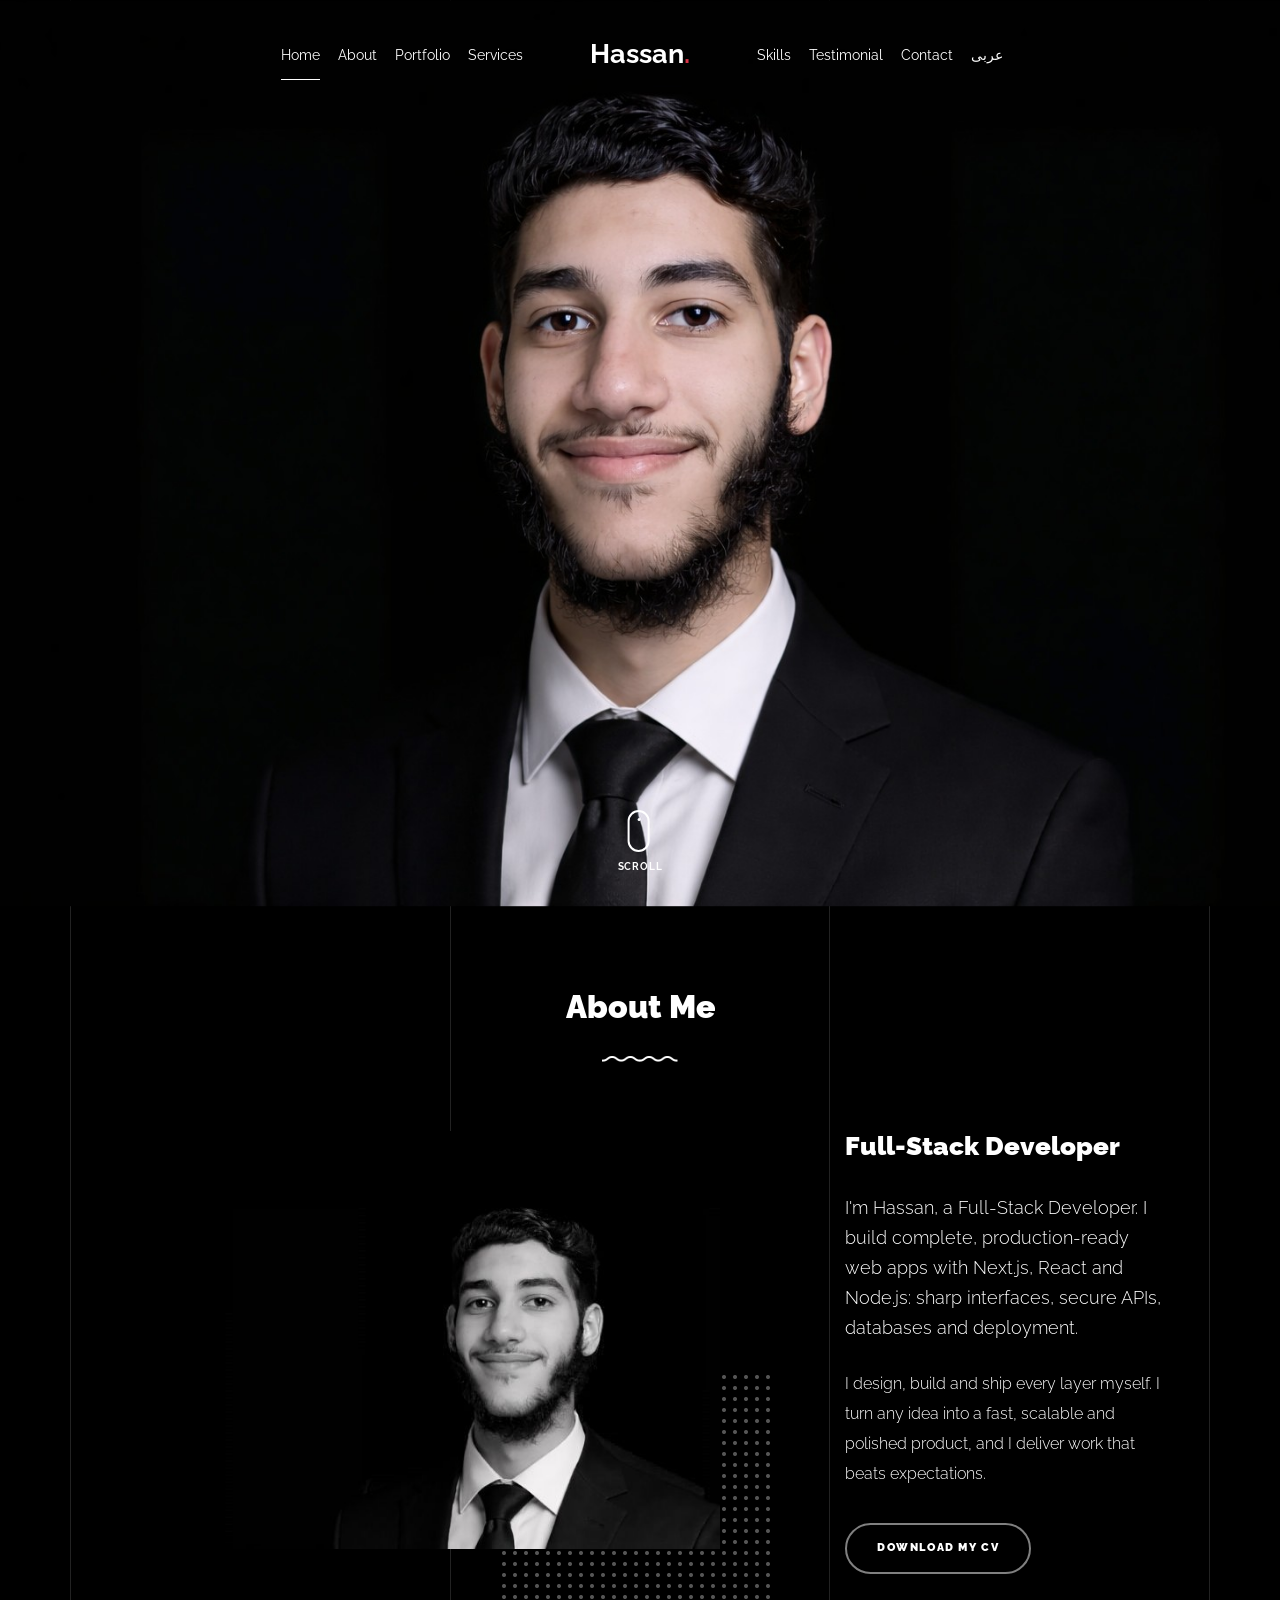
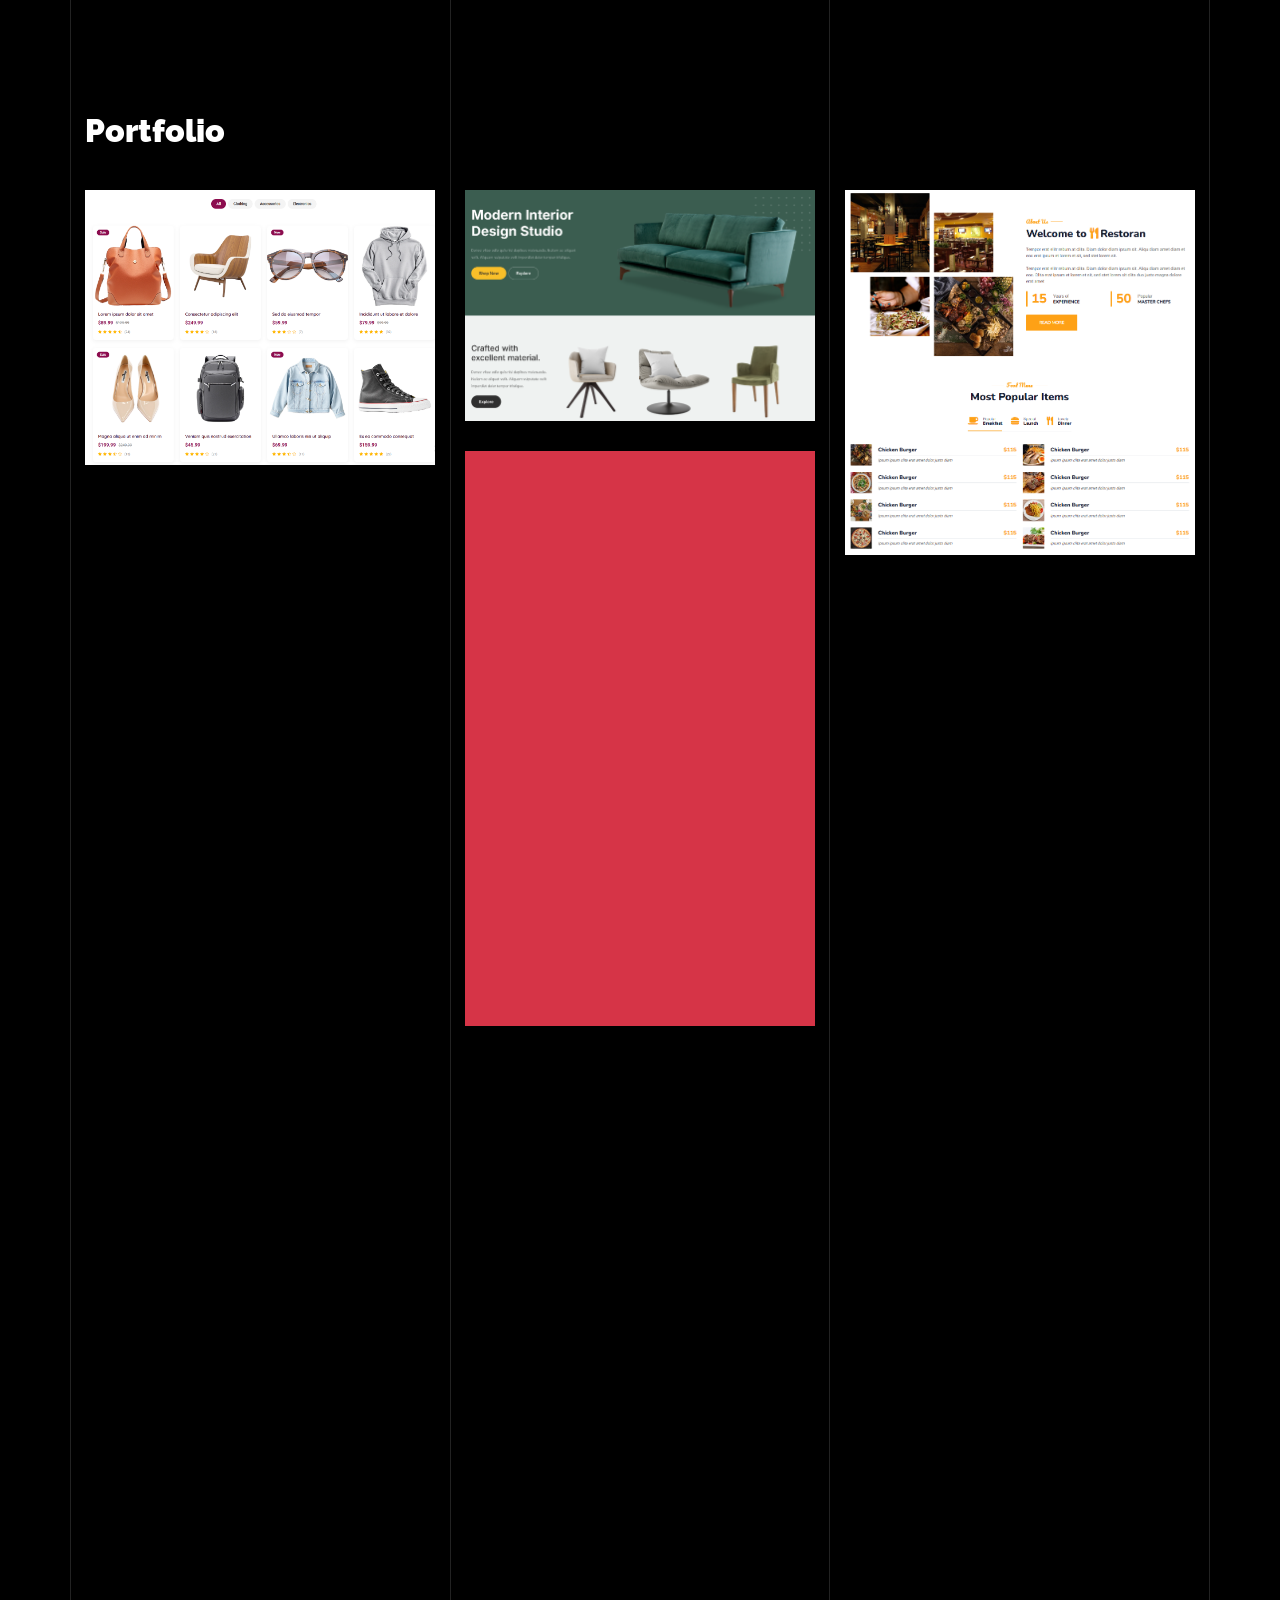
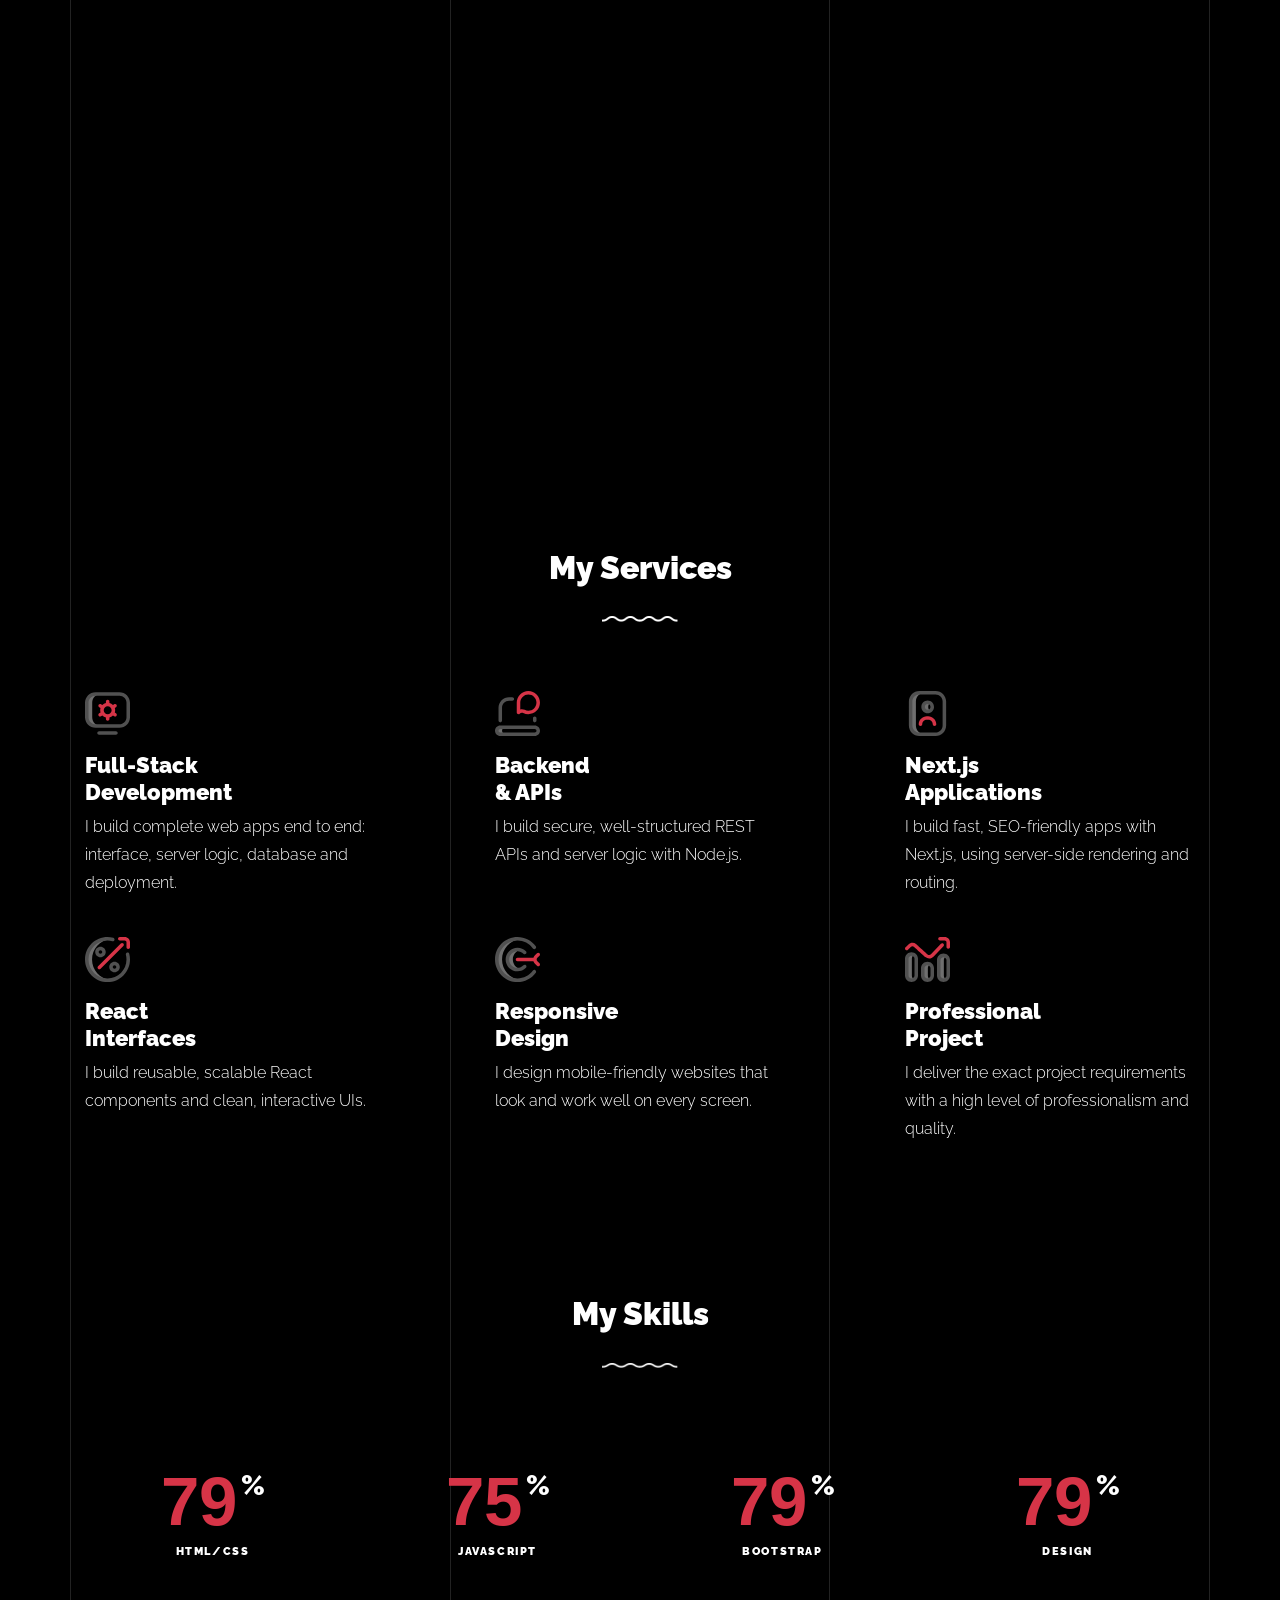
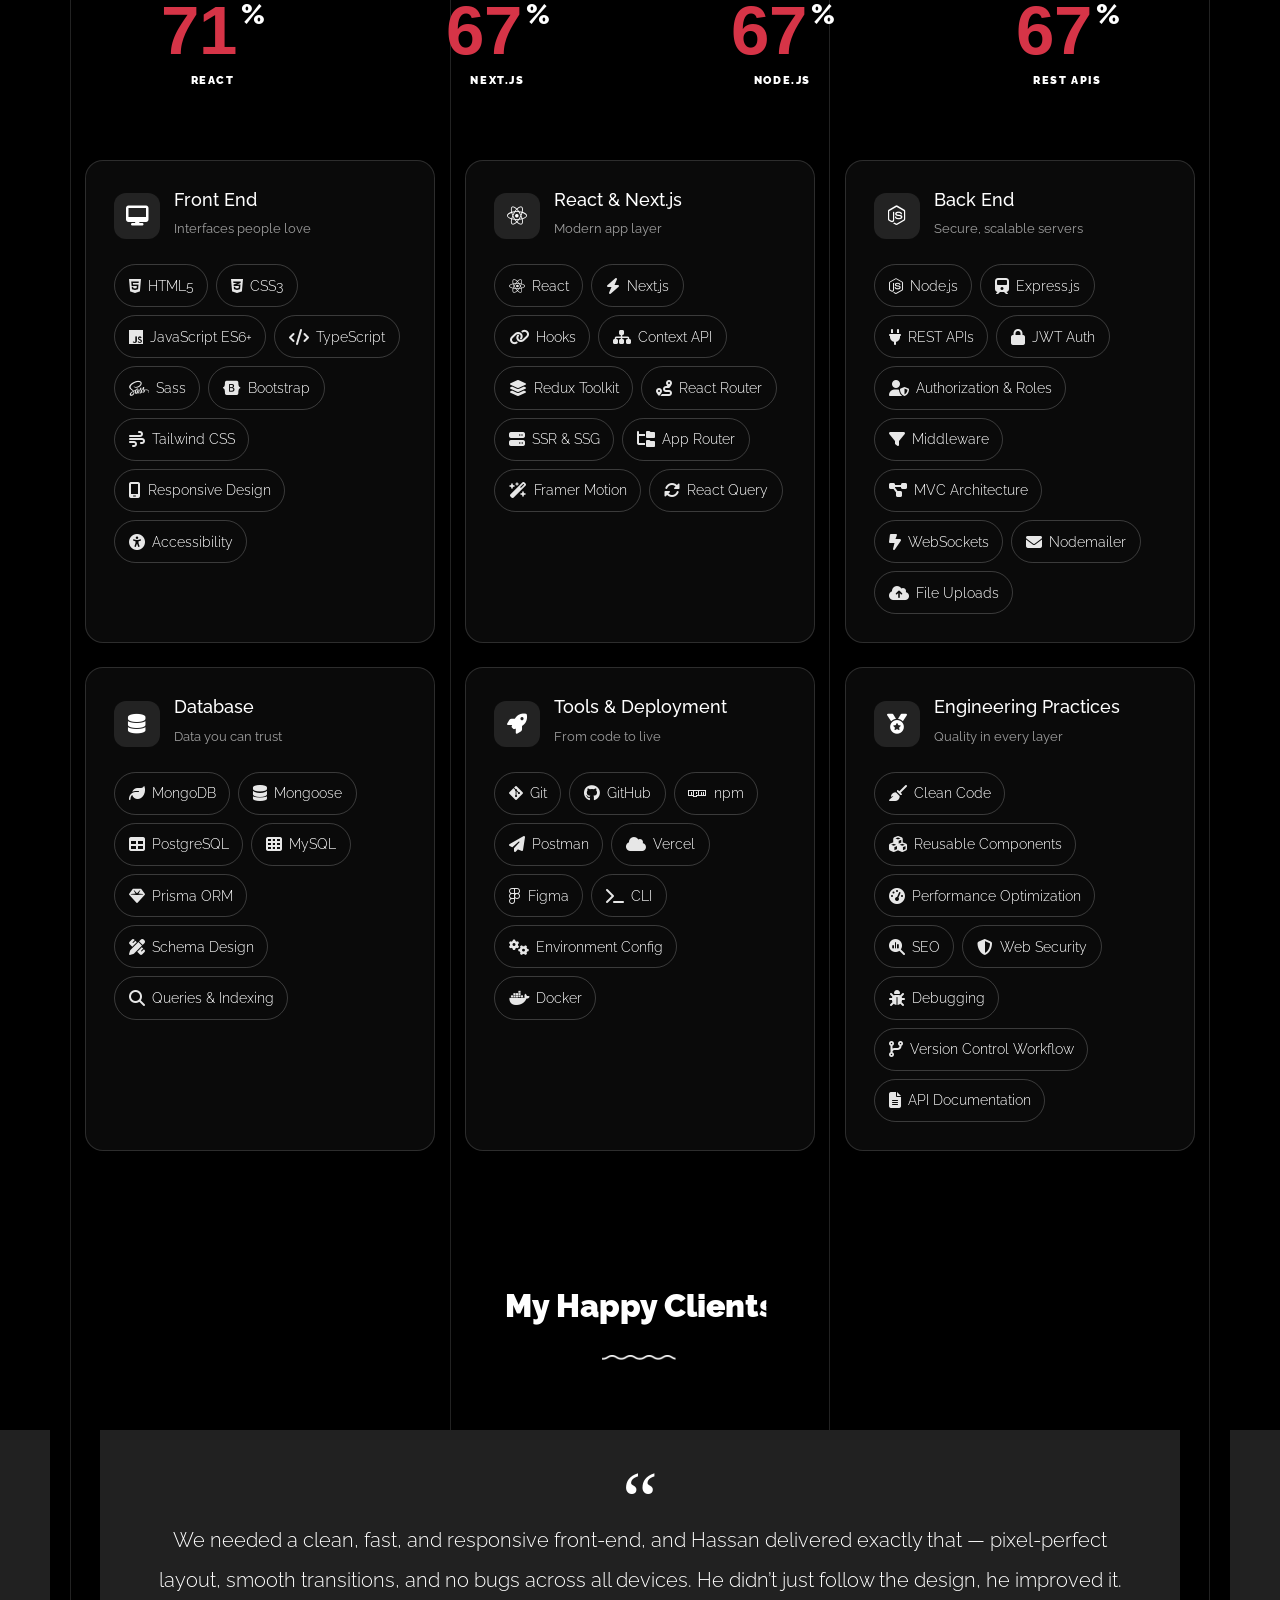
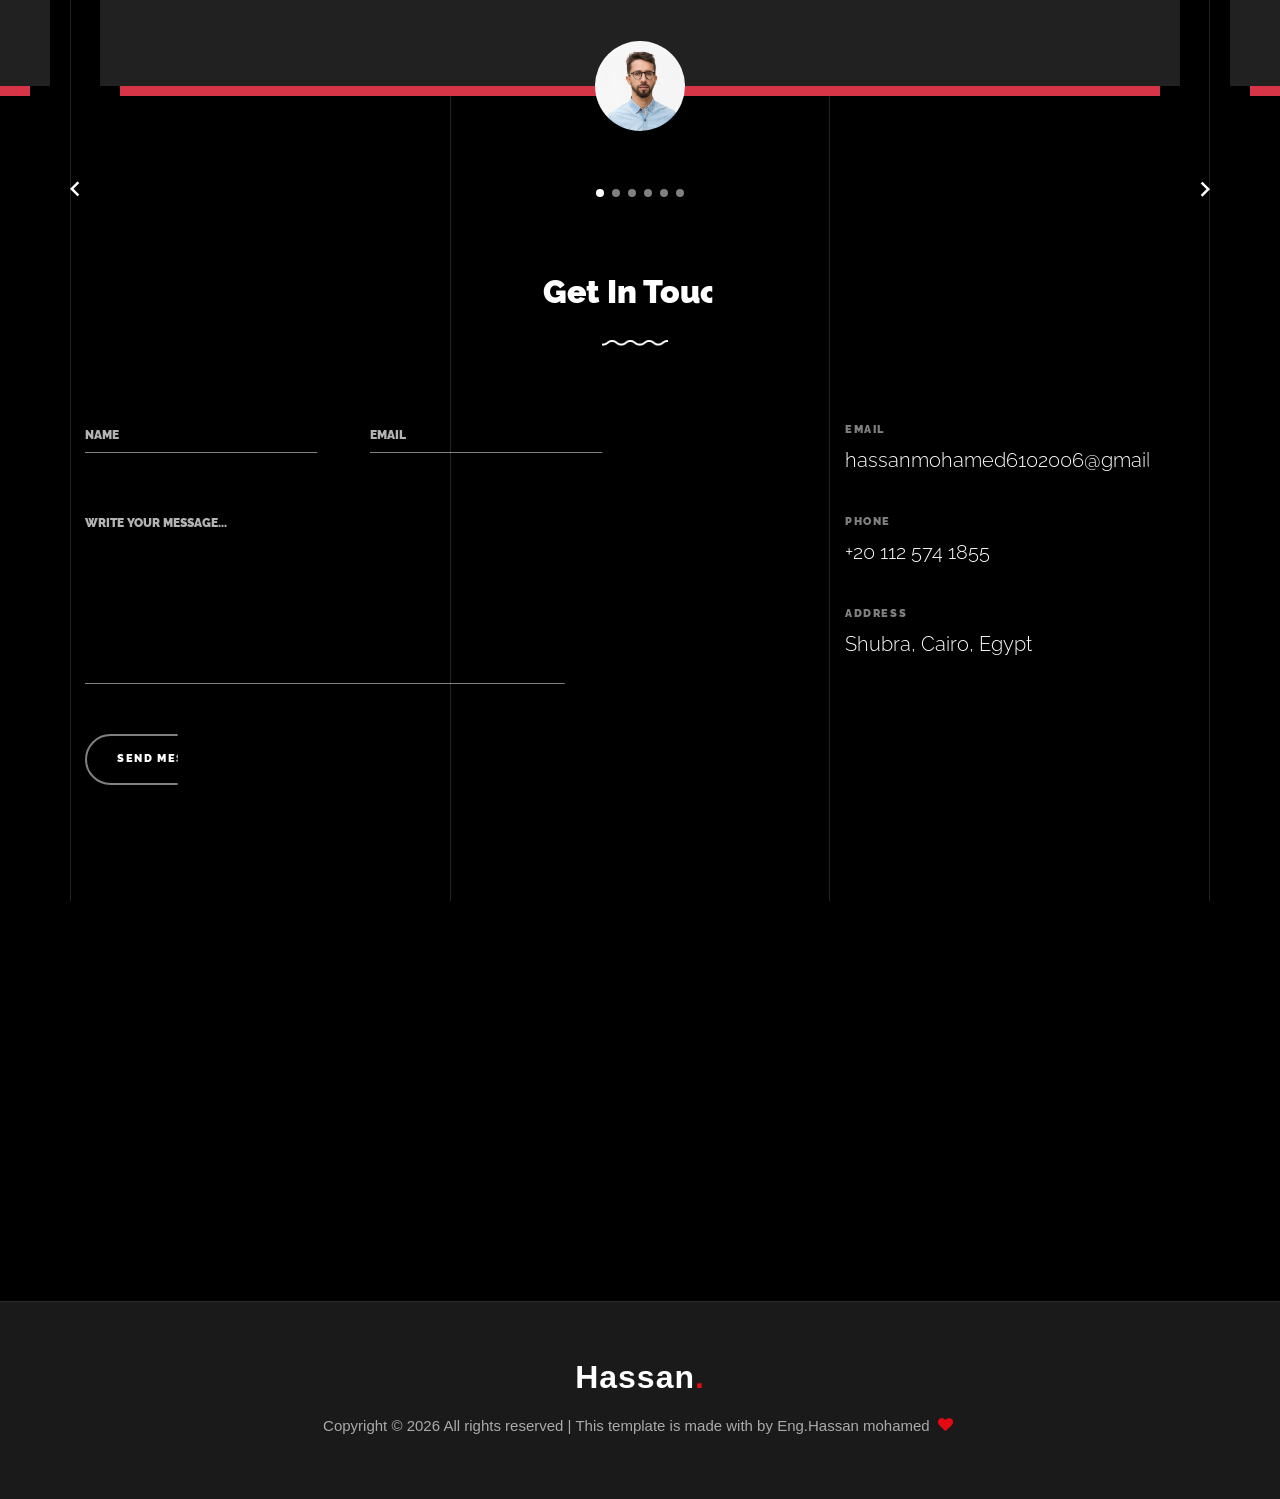
<file: index.html>
<!doctype html>
<html lang="en">

<head>
  <title>Hassan Mohamed | Full-Stack Developer</title>
  <meta charset="utf-8">
  <meta name="viewport" content="width=device-width, initial-scale=1, shrink-to-fit=no">

  <meta name="description" content="Hassan Mohamed, a full-stack developer building fast, responsive web apps with Next.js, React and Node.js.">
  <meta name="keywords" content="full stack developer, next.js, react, node.js, javascript, html, css, web developer">
  <meta name="author" content="Hassan Mohamed">

  <link rel="stylesheet" href="css/vendor/icomoon/style.css">
  <link rel="stylesheet" href="css/vendor/owl.carousel.min.css">
  <link rel="stylesheet" href="css/vendor/animate.min.css">
  <link rel="stylesheet" href="css/vendor/aos.css">
  <link rel="stylesheet" href="css/vendor/bootstrap.min.css">
  <link rel="stylesheet" href="css/vendor/jquery.fancybox.min.css">
  <link rel="stylesheet" href="https://cdnjs.cloudflare.com/ajax/libs/font-awesome/6.7.2/css/all.min.css"
    integrity="sha512-Evv84Mr4kqVGRNSgIGL/F/aIDqQb7xQ2vcrdIwxfjThSH8CSR7PBEakCr51Ck+w+/U6swU2Im1vVX0SVk9ABhg=="
    crossorigin="anonymous" referrerpolicy="no-referrer" />
  <script type="text/javascript" src="https://cdn.weglot.com/weglot.min.js"></script>


  <style>
    .stack-card { height: 100%; padding: 1.75rem; border: 1px solid rgba(255,255,255,.14); border-radius: 18px; background: rgba(255,255,255,.04); transition: border-color .25s, transform .25s, background .25s; }
    .stack-card:hover { border-color: rgba(255,255,255,.4); background: rgba(255,255,255,.07); transform: translateY(-4px); }
    .stack-head { display: flex; align-items: center; gap: .9rem; margin-bottom: 1.25rem; }
    .stack-icon { width: 46px; height: 46px; flex: 0 0 46px; display: grid; place-items: center; border-radius: 12px; background: rgba(255,255,255,.1); font-size: 1.25rem; }
    .stack-head h3 { margin: 0; font-size: 1.15rem; line-height: 1.2; }
    .stack-head small { display: block; opacity: .6; font-size: .8rem; margin-top: .2rem; }
    .stack-pills { display: flex; flex-wrap: wrap; gap: .5rem; }
    .stack-pill { display: inline-flex; align-items: center; gap: .45rem; padding: .35rem .85rem; border: 1px solid rgba(255,255,255,.2); border-radius: 50px; font-size: .88rem; transition: background .2s, border-color .2s; }
    .stack-pill:hover { background: rgba(255,255,255,.14); border-color: rgba(255,255,255,.5); }
    .stack-pill i { font-size: 1rem; opacity: .9; }
  </style>

  <!-- Theme Style -->
  <link rel="stylesheet" href="css/style.css">

</head>

<body data-spy="scroll" data-target=".site-nav-target" data-offset="200">

  <nav class="unslate_co--site-mobile-menu">
    <div class="close-wrap d-flex">
      <a href="#" class="d-flex ml-auto js-menu-toggle">
        <span class="close-label">Close</span>
        <div class="close-times">
          <span class="bar1"></span>
          <span class="bar2"></span>
        </div>
      </a>
    </div>
    <div class="site-mobile-inner"></div>
  </nav>


  <div class="unslate_co--site-wrap">

    <div class="unslate_co--site-inner">

      <div class="lines-wrap">
        <div class="lines-inner">
          <div class="lines"></div>
        </div>
      </div>
      <!-- END lines -->

      <nav class="unslate_co--site-nav site-nav-target">

        <div class="container">

          <div class="row align-items-center justify-content-between text-left">
            <div class="col-md-5 text-right">
              <ul class="site-nav-ul js-clone-nav text-left d-none d-lg-inline-block">
                <li class="has-children">
                  <a href="#home-section" class="nav-link">Home</a>

                </li>
                <li><a href="#about-section" class="nav-link">About</a></li>
                <li><a href="#portfolio-section" class="nav-link">Portfolio</a></li>
                <li><a href="#services-section" class="nav-link">Services</a></li>
              </ul>
            </div>
            <div class="site-logo pos-absolute">
              <a href="index.html" class="unslate_co--site-logo">Hassan<span>.</span></a>
            </div>
            <div class="col-md-5 text-right text-lg-left">
              <ul class="site-nav-ul js-clone-nav text-left d-none d-lg-inline-block">
                <li><a href="#skills-section" class="nav-link">Skills</a></li>
                <li><a href="#testimonial-section" class="nav-link">Testimonial</a></li>
                <li><a href="#contact-section" class="nav-link">Contact</a></li>
                <li><a href="arabic/index.html" class="nav-link">عربى</a></li>
              </ul>

              <ul class="site-nav-ul-none-onepage text-right d-inline-block d-lg-none">
                <li><a href="#" class="js-menu-toggle">Menu</a></li>
              </ul>

            </div>
          </div>
        </div>

      </nav>
      <!-- END nav -->

      <div class="cover-v1 jarallax"
        style="background-image: url('images/ChatGPT Image Apr 5, 2026, 07_29_44 PM.jpg');" 
     id="home-section">
        <div class="container">
          <div class="row align-items-center">

            <!-- <div class="col-md-7 mx-auto text-center" style="bottom: 370px;">
              <h1 class="heading gsap-reveal-hero">Hi</h1>
              <h2 class="subheading gsap-reveal-hero">I’m Hassan Mohamed, a Full-Stack Developer</h2>
            </div> -->

          </div>
        </div>


        <a href="#about-section" class="mouse-wrap smoothscroll">
          <span class="mouse">
            <span class="scroll"></span>
          </span>
          <span class="mouse-label">Scroll</span>
        </a>

      </div>
      <!-- END .cover-v1 -->







      <div class="unslate_co--section" id="about-section">
        <div class="container">

          <div class="section-heading-wrap text-center mb-5">
            <h2 class="heading-h2 text-center divider"><span class="gsap-reveal">About Me</span></h2>
            <span class="gsap-reveal">
              <img src="images/divider.png" alt="divider" width="76">
            </span>
          </div>


          <div class="row mt-5 justify-content-between">
            <div class="col-lg-7 mb-5 mb-lg-0">
              <figure class="dotted-bg gsap-reveal-img ">
                <img src="images/WhatsApp Image 2025-06-24 at 19.05.59_8f1cf5b6 - Copy.jpg" alt="Image"
                  class="img-fluid">
              </figure>
            </div>
            <div class="col-lg-4 pr-lg-5">
              <h3 class="mb-4 heading-h3"><span class="gsap-reveal">Full-Stack Developer</span></h3>
              <p class="lead gsap-reveal">I'm Hassan, a Full-Stack Developer. I build complete, production-ready web apps with Next.js, React and Node.js: sharp interfaces, secure APIs, databases and deployment. </p>
              <p class="mb-4 gsap-reveal">I design, build and ship every layer myself. I turn any idea into a fast, scalable and polished product, and I deliver work that beats expectations.</p>
              <p class="gsap-reveal"><a href="Hassan.cv.pdf" class="btn btn-outline-pill btn-custom-light" target="_blank">Download my CV</a></p>
            </div>
          </div>
        </div>
      </div>








      <div class="unslate_co--section" id="portfolio-section">
        <div class="container">


          <div class="relative">
            <div class="loader-portfolio-wrap">
              <div class="loader-portfolio"></div>
            </div>
          </div>
          <div id="portfolio-single-holder"></div>

          <div class="portfolio-wrapper">

            <div class="d-flex align-items-center mb-4 gsap-reveal gsap-reveal-filter">
              <h2 class="mr-auto heading-h2"><span class="gsap-reveal">Portfolio</span></h2>

              <!-- <a href="#" class="text-white js-filter d-inline-block d-lg-none">Filter</a>
              
              <div class="filter-wrap">
                <div class="filter ml-auto" id="filters">
                  <a href="#" class="active" data-filter="*">All</a>
                  <a href="#" data-filter=".web">Web</a>
                  <a href="#" data-filter=".branding">Branding</a>
                  <a href="#" data-filter=".illustration">Illustration</a>
                  <a href="#" data-filter=".packaging">Packaging</a>
                </div>
              </div> -->
            </div>



            <div id="posts" class="row gutter-isotope-item">
              <div class="item web branding col-sm-6 col-md-6 col-lg-4 isotope-mb-2">
                <a href="https://hassan6102.github.io/FashionStore/" target="_blank"
                  class="portfolio-item isotope-item gsap-reveal-img">
                  <div class="overlay">
                    <span class="wrap-icon icon-link2"></span>
                    <div class="portfolio-item-content">
                      <h3>Online store</h3>
                      <p>web, branding</p>
                    </div>
                  </div>
                  <img src="images/Screenshot 2025-06-25 151617.png" class="lazyload img-fluid" alt="Images" />
                </a>
              </div>
              <!-- ----------------- -->
              <div class="item branding packaging illustration col-sm-6 col-md-6 col-lg-4 isotope-mb-2 ">
                <a href="https://hassan6102.github.io/3afsh/" target="_blank"
                  class="portfolio-item isotope-item gsap-reveal-img">
                  <div class="overlay">
                    <span class="wrap-icon icon-link2"></span>
                    <div class="portfolio-item-content">
                      <h3>Furniture store</h3>
                      <p>web, branding</p>
                    </div>
                  </div>
                  <img src="images/Screenshot 2025-04-28 015030.png" class="lazyload img-fluid" alt="Images" />
                </a>
              </div>
              <!-- -------------  -->
              <div class="item branding packaging col-sm-6 col-md-6 col-lg-4 isotope-mb-2">
                <a href="https://hassan6102.github.io/resturant/" target="_blank"
                  class="portfolio-item isotope-item gsap-reveal-img">
                  <div class="overlay">
                    <span class="wrap-icon icon-link2"></span>
                    <div class="portfolio-item-content">
                      <h3>Resturant</h3>
                      <p>Eating and food</p>
                    </div>
                  </div>
                  <img src="images/Screenshot 2025-06-25 161706.png" class="lazyload img-fluid" alt="Images" />
                </a>
              </div>
              <!-- -------------  -->
              <div class="item web packaging col-sm-6 col-md-6 col-lg-4 isotope-mb-2">
                <a href="https://hassan6102.github.io/shop/" target="_blank"
                  class="portfolio-item isotope-item gsap-reveal-img">
                  <div class="overlay">
                    <span class="wrap-icon icon-link2"></span>
                    <div class="portfolio-item-content">
                      <h3>Online shop</h3>
                      <p>Fashion clothes</p>
                    </div>
                  </div>
                  <img src="images/Screenshot 2025-06-25 162157.png" class="lazyload img-fluid" alt="Images" />
                </a>
              </div>
              <!-- -------------  -->




              <div class="item illustration packaging col-sm-6 col-md-6 col-lg-4 isotope-mb-2">
                <a href="https://hassan6102.github.io/clinc/" target="_blank"
                  class="portfolio-item isotope-item gsap-reveal-img">
                  <div class="overlay">
                    <span class="wrap-icon icon-link2"></span>
                    <div class="portfolio-item-content">
                      <h3>clinic</h3>
                      <p>Medical field</p>
                    </div>
                  </div>
                  <img src="images/Screenshot 2025-06-25 162746.png" class="lazyload img-fluid" alt="Images" />
                </a>
              </div>
              <!-- -------------  -->





              <div class="item web branding col-sm-6 col-md-6 col-lg-4 isotope-mb-2">
                <a href="https://iron-pulse-website.lovable.app/" target="_blank"
                  class="portfolio-item isotope-item gsap-reveal-img">
                  <div class="overlay">
                    <span class="wrap-icon icon-link2"></span>
                    <div class="portfolio-item-content">
                      <h3>Fitness</h3>
                      <p>private trainer
                      </p>
                    </div>
                  </div>
                  <img src="images/Screenshot 2025-06-25 200508.png" class="lazyload img-fluid" alt="Images" />
                </a>
              </div>
              <!-- -------------  -->
              <div class="item branding packaging col-sm-6 col-md-6 col-lg-4 isotope-mb-2">
                <a href="https://education-nu-vert.vercel.app/" target="_blank"
                  class="portfolio-item isotope-item gsap-reveal-img">
                  <div class="overlay">
                    <span class="wrap-icon icon-link2"></span>
                    <div class="portfolio-item-content">
                      <h3>platform</h3>
                      <p>education
                      </p>
                    </div>
                  </div>
                  <img src="images/Screenshot 2025-07-02 221211.png" class="lazyload img-fluid" alt="Images" />
                </a>
              </div>
              <!-- -------------  -->
              <div class="item web branding col-sm-6 col-md-6 col-lg-4 isotope-mb-2">
                <a href="https://hassan6102.github.io/delevary/" target="_blank"
                  class="portfolio-item isotope-item gsap-reveal-img">
                  <div class="overlay">
                    <span class="wrap-icon icon-link2"></span>
                    <div class="portfolio-item-content">
                      <h3>Delivery company</h3>
                      <p>business
                      </p>
                    </div>
                  </div>
                  <img src="images/Screenshot 2025-06-25 210915.png" class="lazyload img-fluid" alt="Images" />
                </a>
              </div>
              <!-- -------------  -->
              <div class="item web illustration col-sm-6 col-md-6 col-lg-4 isotope-mb-2">
                <a href="https://hassan6102.github.io/clinc1/" target="_blank"
                  class="portfolio-item isotope-item gsap-reveal-img">
                  <div class="overlay">
                    <span class="wrap-icon icon-link2"></span>
                    <div class="portfolio-item-content">
                      <h3>clinic</h3>
                      <p>Medical field</p>
                    </div>
                  </div>
                  <img src="images/Screenshot 2025-06-25 211634.png" class="lazyload img-fluid" alt="Images" />
                </a>
              </div>

              <div class="item branding packaging col-sm-6 col-md-6 col-lg-4 isotope-mb-2">
                <a href="https://hassan6102.github.io/business/" target="_blank"
                  class="portfolio-item isotope-item gsap-reveal-img">
                  <div class="overlay">
                    <span class="wrap-icon icon-link2"></span>
                    <div class="portfolio-item-content">
                      <h3>a company</h3>
                      <p>business
                      </p>
                    </div>
                  </div>
                  <img src="images/Screenshot 2025-06-25 210450.png" class="lazyload img-fluid" alt="Images" />
                </a>
              </div>
              <div class="item branding packaging col-sm-6 col-md-6 col-lg-4 isotope-mb-2">
                <a href="https://hassan6102.github.io/resturant-hassan/" target="_blank"
                  class="portfolio-item isotope-item gsap-reveal-img">
                  <div class="overlay">
                    <span class="wrap-icon icon-link2"></span>
                    <div class="portfolio-item-content">
                      <h3>Resturant</h3>
                      <p>Eating and food</p>
                    </div>
                  </div>
                  <img src="images/Screenshot 2025-06-25 212706.png" class="lazyload img-fluid" alt="Images" />
                </a>
              </div>
              <div class="item branding packaging col-sm-6 col-md-6 col-lg-4 isotope-mb-2">
                <a href="https://hassan6102.github.io/cv/" target="_blank"
                  class="portfolio-item isotope-item gsap-reveal-img">
                  <div class="overlay">
                    <span class="wrap-icon icon-link2"></span>
                    <div class="portfolio-item-content">
                      <h3> personal portfolio</h3>
                      <p>cv</p>
                    </div>
                  </div>
                  <img src="images/Screenshot 2025-06-25 213643.png" class="lazyload img-fluid" alt="Images" />
                </a>
              </div>
              <div class="item branding packaging col-sm-6 col-md-6 col-lg-4 isotope-mb-2">
                <a href="https://hassan6102.github.io/gym/" target="_blank"
                  class="portfolio-item isotope-item gsap-reveal-img">
                  <div class="overlay">
                    <span class="wrap-icon icon-link2"></span>
                    <div class="portfolio-item-content">
                      <h3>Gym</h3>
                      <p>Fitness
                      </p>
                    </div>
                  </div>
                  <img src="images/Screenshot 2025-06-25 220506.png" class="lazyload img-fluid" alt="Images" />
                </a>
              </div>
              <div class="item web branding col-sm-6 col-md-6 col-lg-4 isotope-mb-2">
                <a href="https://hassan6102.github.io/shop1/" target="_blank"
                  class="portfolio-item isotope-item gsap-reveal-img">
                  <div class="overlay">
                    <span class="wrap-icon icon-link2"></span>
                    <div class="portfolio-item-content">
                      <h3>Online store</h3>
                      <p>web, branding</p>
                    </div>
                  </div>
                  <img src="images/Screenshot 2025-06-25 221508.png" class="lazyload img-fluid" alt="Images" />
                </a>
              </div>
              <div class="item branding packaging col-sm-6 col-md-6 col-lg-4 isotope-mb-2">
                <a href="https://hassan6102.github.io/divfolio/" target="_blank"
                  class="portfolio-item isotope-item gsap-reveal-img">
                  <div class="overlay">
                    <span class="wrap-icon icon-link2"></span>
                    <div class="portfolio-item-content">
                      <h3> personal portfolio</h3>
                      <p>cv</p>
                    </div>
                  </div>
                  <img src="images/Screenshot 2025-06-25 231652.png" class="lazyload img-fluid" alt="Images" />
                </a>
              </div>
            </div>
          </div>
        </div>
      </div>

      <!-- 
      <div class="unslate_co--section" id="about-section">
        <div class="container">

          <div class="section-heading-wrap text-center mb-5">
            <h2 class="heading-h2 text-center divider"><span class="gsap-reveal">About Me</span></h2>
            <span class="gsap-reveal">
              <img src="images/divider.png" alt="divider" width="76">
            </span>
          </div>


          <div class="row mt-5 justify-content-between">
            <div class="col-lg-7 mb-5 mb-lg-0">
              <figure class="dotted-bg gsap-reveal-img ">
                <img src="images/WhatsApp Image 2025-06-24 at 19.05.59_8f1cf5b6 - Copy.jpg" alt="Image"
                  class="img-fluid">
              </figure>
            </div>
            <div class="col-lg-4 pr-lg-5">
              <h3 class="mb-4 heading-h3"><span class="gsap-reveal">Web Developer</span></h3>
              <p class="lead gsap-reveal">I'm Hassan, a UI/UX designer and front-end web developer with experience in
                building clean, modern, and user-friendly interfaces. I work with HTML, CSS, and JavaScript, and I
                specialize in creating responsive and fast websites. </p>
              <p class="mb-4 gsap-reveal">My goal is to deliver a smooth and enjoyable user experience by turning ideas
                into beautiful and functional web interfaces. I pay strong attention to detail, write clean code, and
                always aim to exceed client expectations.</p>
              <p class="gsap-reveal"><a href="#" class="btn btn-outline-pill btn-custom-light">Download my CV</a></p>
            </div>
          </div>
        </div>
      </div> -->

      <div class="unslate_co--section" id="services-section">
        <div class="container">

          <div class="section-heading-wrap text-center mb-5">
            <h2 class="heading-h2 text-center divider"><span class="gsap-reveal">My Services</span></h2>
            <span class="gsap-reveal"><img src="images/divider.png" alt="divider" width="76"></span>
          </div>

          <div class="row gutter-v3">
            <div class="col-md-6 col-lg-4 mb-4">
              <div class="feature-v1" data-aos="fade-up" data-aos-delay="0">
                <div class="wrap-icon mb-3">
                  <img src="images/svg/001-options.svg" alt="Image" width="45">
                </div>
                <h3>Full-Stack <br> Development</h3>
                <p>I build complete web apps end to end: interface, server logic, database and deployment.</p>
              </div>
            </div>
            <div class="col-md-6 col-lg-4 mb-4">
              <div class="feature-v1" data-aos="fade-up" data-aos-delay="100">
                <div class="wrap-icon mb-3">
                  <img src="images/svg/002-chat.svg" alt="Icon" width="45">
                </div>
                <h3>Backend <br> &amp; APIs</h3>
                <p>I build secure, well-structured REST APIs and server logic with Node.js.</p>
              </div>
            </div>
            <div class="col-md-6 col-lg-4 mb-4">
              <div class="feature-v1" data-aos="fade-up" data-aos-delay="200">
                <div class="wrap-icon mb-3">
                  <img src="images/svg/003-contact-book.svg" alt="Image" class="img-fluid" width="45">
                </div>
                <h3>Next.js <br> Applications</h3>
                <p>I build fast, SEO-friendly apps with Next.js, using server-side rendering and routing.</p>
              </div>
            </div>

            <div class="col-md-6 col-lg-4 mb-4">
              <div class="feature-v1" data-aos="fade-up" data-aos-delay="0">
                <div class="wrap-icon mb-3">
                  <img src="images/svg/004-percentage.svg" alt="Image" width="45">
                </div>
                <h3>React <br> Interfaces</h3>
                <p>I build reusable, scalable React components and clean, interactive UIs.</p>
              </div>
            </div>
            <div class="col-md-6 col-lg-4 mb-4">
              <div class="feature-v1" data-aos="fade-up" data-aos-delay="100">
                <div class="wrap-icon mb-3">
                  <img src="images/svg/006-goal.svg" alt="Image" width="45">
                </div>
                <h3>Responsive <br> Design</h3>
                <p>I design mobile-friendly websites that look and work well on every screen.</p>
              </div>
            </div>
            <div class="col-md-6 col-lg-4 mb-4">
              <div class="feature-v1" data-aos="fade-up" data-aos-delay="200">
                <div class="wrap-icon mb-3">
                  <img src="images/svg/005-line-chart.svg" alt="Image" width="45">
                </div>
                <h3>Professional <br> Project</h3>
                <p>I deliver the exact project requirements with a high level of professionalism and quality.</p>
              </div>
            </div>

          </div>
        </div>
      </div>

      <div class="unslate_co--section section-counter" id="skills-section">
        <div class="container">
          <div class="section-heading-wrap text-center mb-5">
            <h2 class="heading-h2 text-center divider"><span class="gsap-reveal">My Skills</span></h2>
            <span class="gsap-reveal"><img src="images/divider.png" alt="divider" width="76"></span>
          </div>


          <div class="row pt-5">
            <div class="col-6 col-sm-6 mb-5 mb-lg-0 col-md-6 col-lg-3" data-aos="fade-up" data-aos-delay="0">
              <div class="counter-v1 text-center">
                <span class="number-wrap">
                  <span class="number number-counter" data-number="99">0</span>
                  <span class="append-text">%</span>
                </span>
                <span class="counter-label">HTML/CSS</span>
              </div>
            </div>
            <div class="col-6 col-sm-6 mb-5 mb-lg-0 col-md-6 col-lg-3" data-aos="fade-up" data-aos-delay="100">
              <div class="counter-v1 text-center">
                <span class="number-wrap">
                  <span class="number number-counter" data-number="95">0</span>
                  <span class="append-text">%</span>
                </span>
                <span class="counter-label">JavaScript</span>
              </div>
            </div>
            <div class="col-6 col-sm-6 mb-5 mb-lg-0 col-md-6 col-lg-3" data-aos="fade-up" data-aos-delay="200">
              <div class="counter-v1 text-center">
                <span class="number-wrap">
                  <span class="number number-counter" data-number="99">0</span>
                  <span class="append-text">%</span>
                </span>
                <span class="counter-label">Bootstrap</span>
              </div>
            </div>
            <div class="col-6 col-sm-6 mb-5 mb-lg-0 col-md-6 col-lg-3" data-aos="fade-up" data-aos-delay="300">
              <div class="counter-v1 text-center">
                <span class="number-wrap">
                  <span class="number number-counter" data-number="100">0</span>
                  <span class="append-text">%</span>
                </span>
                <span class="counter-label">Design</span>
              </div>
            </div>
          </div>
          <div class="row pt-5">
            <div class="col-6 col-sm-6 mb-5 mb-lg-0 col-md-6 col-lg-3" data-aos="fade-up" data-aos-delay="0">
              <div class="counter-v1 text-center">
                <span class="number-wrap">
                  <span class="number number-counter" data-number="90">0</span>
                  <span class="append-text">%</span>
                </span>
                <span class="counter-label">React</span>
              </div>
            </div>
            <div class="col-6 col-sm-6 mb-5 mb-lg-0 col-md-6 col-lg-3" data-aos="fade-up" data-aos-delay="100">
              <div class="counter-v1 text-center">
                <span class="number-wrap">
                  <span class="number number-counter" data-number="85">0</span>
                  <span class="append-text">%</span>
                </span>
                <span class="counter-label">Next.js</span>
              </div>
            </div>
            <div class="col-6 col-sm-6 mb-5 mb-lg-0 col-md-6 col-lg-3" data-aos="fade-up" data-aos-delay="200">
              <div class="counter-v1 text-center">
                <span class="number-wrap">
                  <span class="number number-counter" data-number="85">0</span>
                  <span class="append-text">%</span>
                </span>
                <span class="counter-label">Node.js</span>
              </div>
            </div>
            <div class="col-6 col-sm-6 mb-5 mb-lg-0 col-md-6 col-lg-3" data-aos="fade-up" data-aos-delay="300">
              <div class="counter-v1 text-center">
                <span class="number-wrap">
                  <span class="number number-counter" data-number="85">0</span>
                  <span class="append-text">%</span>
                </span>
                <span class="counter-label">REST APIs</span>
              </div>
            </div>
          </div>

          <div class="row mt-5 pt-3">
            <div class="col-md-6 col-lg-4 mb-4" data-aos="fade-up">
              <div class="stack-card">
                <div class="stack-head">
                  <span class="stack-icon"><i class="fa-solid fa-desktop"></i></span>
                  <div><h3>Front End</h3><small>Interfaces people love</small></div>
                </div>
                <div class="stack-pills">
              <span class="stack-pill"><i class="fa-brands fa-html5"></i> HTML5</span>
              <span class="stack-pill"><i class="fa-brands fa-css3-alt"></i> CSS3</span>
              <span class="stack-pill"><i class="fa-brands fa-js"></i> JavaScript ES6+</span>
              <span class="stack-pill"><i class="fa-solid fa-code"></i> TypeScript</span>
              <span class="stack-pill"><i class="fa-brands fa-sass"></i> Sass</span>
              <span class="stack-pill"><i class="fa-brands fa-bootstrap"></i> Bootstrap</span>
              <span class="stack-pill"><i class="fa-solid fa-wind"></i> Tailwind CSS</span>
              <span class="stack-pill"><i class="fa-solid fa-mobile-screen"></i> Responsive Design</span>
              <span class="stack-pill"><i class="fa-solid fa-universal-access"></i> Accessibility</span>
                </div>
              </div>
            </div>

            <div class="col-md-6 col-lg-4 mb-4" data-aos="fade-up">
              <div class="stack-card">
                <div class="stack-head">
                  <span class="stack-icon"><i class="fa-brands fa-react"></i></span>
                  <div><h3>React &amp; Next.js</h3><small>Modern app layer</small></div>
                </div>
                <div class="stack-pills">
              <span class="stack-pill"><i class="fa-brands fa-react"></i> React</span>
              <span class="stack-pill"><i class="fa-solid fa-bolt"></i> Next.js</span>
              <span class="stack-pill"><i class="fa-solid fa-link"></i> Hooks</span>
              <span class="stack-pill"><i class="fa-solid fa-sitemap"></i> Context API</span>
              <span class="stack-pill"><i class="fa-solid fa-layer-group"></i> Redux Toolkit</span>
              <span class="stack-pill"><i class="fa-solid fa-route"></i> React Router</span>
              <span class="stack-pill"><i class="fa-solid fa-server"></i> SSR &amp; SSG</span>
              <span class="stack-pill"><i class="fa-solid fa-folder-tree"></i> App Router</span>
              <span class="stack-pill"><i class="fa-solid fa-wand-magic-sparkles"></i> Framer Motion</span>
              <span class="stack-pill"><i class="fa-solid fa-rotate"></i> React Query</span>
                </div>
              </div>
            </div>

            <div class="col-md-6 col-lg-4 mb-4" data-aos="fade-up">
              <div class="stack-card">
                <div class="stack-head">
                  <span class="stack-icon"><i class="fa-brands fa-node-js"></i></span>
                  <div><h3>Back End</h3><small>Secure, scalable servers</small></div>
                </div>
                <div class="stack-pills">
              <span class="stack-pill"><i class="fa-brands fa-node-js"></i> Node.js</span>
              <span class="stack-pill"><i class="fa-solid fa-train"></i> Express.js</span>
              <span class="stack-pill"><i class="fa-solid fa-plug"></i> REST APIs</span>
              <span class="stack-pill"><i class="fa-solid fa-lock"></i> JWT Auth</span>
              <span class="stack-pill"><i class="fa-solid fa-user-shield"></i> Authorization &amp; Roles</span>
              <span class="stack-pill"><i class="fa-solid fa-filter"></i> Middleware</span>
              <span class="stack-pill"><i class="fa-solid fa-diagram-project"></i> MVC Architecture</span>
              <span class="stack-pill"><i class="fa-solid fa-bolt-lightning"></i> WebSockets</span>
              <span class="stack-pill"><i class="fa-solid fa-envelope"></i> Nodemailer</span>
              <span class="stack-pill"><i class="fa-solid fa-cloud-arrow-up"></i> File Uploads</span>
                </div>
              </div>
            </div>

            <div class="col-md-6 col-lg-4 mb-4" data-aos="fade-up">
              <div class="stack-card">
                <div class="stack-head">
                  <span class="stack-icon"><i class="fa-solid fa-database"></i></span>
                  <div><h3>Database</h3><small>Data you can trust</small></div>
                </div>
                <div class="stack-pills">
              <span class="stack-pill"><i class="fa-solid fa-leaf"></i> MongoDB</span>
              <span class="stack-pill"><i class="fa-solid fa-database"></i> Mongoose</span>
              <span class="stack-pill"><i class="fa-solid fa-table"></i> PostgreSQL</span>
              <span class="stack-pill"><i class="fa-solid fa-table-cells"></i> MySQL</span>
              <span class="stack-pill"><i class="fa-solid fa-gem"></i> Prisma ORM</span>
              <span class="stack-pill"><i class="fa-solid fa-pen-ruler"></i> Schema Design</span>
              <span class="stack-pill"><i class="fa-solid fa-magnifying-glass"></i> Queries &amp; Indexing</span>
                </div>
              </div>
            </div>

            <div class="col-md-6 col-lg-4 mb-4" data-aos="fade-up">
              <div class="stack-card">
                <div class="stack-head">
                  <span class="stack-icon"><i class="fa-solid fa-rocket"></i></span>
                  <div><h3>Tools &amp; Deployment</h3><small>From code to live</small></div>
                </div>
                <div class="stack-pills">
              <span class="stack-pill"><i class="fa-brands fa-git-alt"></i> Git</span>
              <span class="stack-pill"><i class="fa-brands fa-github"></i> GitHub</span>
              <span class="stack-pill"><i class="fa-brands fa-npm"></i> npm</span>
              <span class="stack-pill"><i class="fa-solid fa-paper-plane"></i> Postman</span>
              <span class="stack-pill"><i class="fa-solid fa-cloud"></i> Vercel</span>
              <span class="stack-pill"><i class="fa-brands fa-figma"></i> Figma</span>
              <span class="stack-pill"><i class="fa-solid fa-terminal"></i> CLI</span>
              <span class="stack-pill"><i class="fa-solid fa-gears"></i> Environment Config</span>
              <span class="stack-pill"><i class="fa-brands fa-docker"></i> Docker</span>
                </div>
              </div>
            </div>

            <div class="col-md-6 col-lg-4 mb-4" data-aos="fade-up">
              <div class="stack-card">
                <div class="stack-head">
                  <span class="stack-icon"><i class="fa-solid fa-medal"></i></span>
                  <div><h3>Engineering Practices</h3><small>Quality in every layer</small></div>
                </div>
                <div class="stack-pills">
              <span class="stack-pill"><i class="fa-solid fa-broom"></i> Clean Code</span>
              <span class="stack-pill"><i class="fa-solid fa-cubes"></i> Reusable Components</span>
              <span class="stack-pill"><i class="fa-solid fa-gauge-high"></i> Performance Optimization</span>
              <span class="stack-pill"><i class="fa-solid fa-magnifying-glass-chart"></i> SEO</span>
              <span class="stack-pill"><i class="fa-solid fa-shield-halved"></i> Web Security</span>
              <span class="stack-pill"><i class="fa-solid fa-bug"></i> Debugging</span>
              <span class="stack-pill"><i class="fa-solid fa-code-branch"></i> Version Control Workflow</span>
              <span class="stack-pill"><i class="fa-solid fa-file-lines"></i> API Documentation</span>
                </div>
              </div>
            </div>
          </div>
        </div>
      </div>
      <!-- END .counter -->

      <div class="unslate_co--section" id="testimonial-section">
        <div class="container">
          <div class="section-heading-wrap text-center mb-5">
            <h2 class="heading-h2 text-center divider"><span class="gsap-reveal">My Happy Clients</span></h2>
            <span class="gsap-reveal"><img src="images/divider.png" alt="divider" width="76"></span>
          </div>
        </div>

        <div class="owl-carousel testimonial-slider" data-aos="fade-up">
          <div>
            <div class="testimonial-v1">
              <div class="testimonial-inner-bg">
                <span class="quote">&ldquo;</span>
                <blockquote>

                  We needed a clean, fast, and responsive front-end, and Hassan delivered exactly that — pixel-perfect
                  layout, smooth transitions, and no bugs across all devices. He didn’t just follow the design, he
                  improved it.
                </blockquote>
              </div>

              <div class="testimonial-author-info">
                <img src="images/person_man_1.jpg" alt="Image">


              </div>

            </div>
          </div>
          <div>
            <div class="testimonial-v1">
              <div class="testimonial-inner-bg">
                <span class="quote">&ldquo;</span>
                <blockquote>
                  Hassan turned our ideas into a fully functional user interface in record time. His attention to
                  detail, from button states to animations, made the website feel alive. The result was beyond what we
                  imagined.
                </blockquote>
              </div>

              <div class="testimonial-author-info">


              </div>

            </div>
          </div>
          <div>
            <div class="testimonial-v1">
              <div class="testimonial-inner-bg">
                <span class="quote">&ldquo;</span>
                <blockquote>
                  It’s rare to find a front-end developer who combines technical skills with real UX thinking. Hassan
                  understood the users, not just the code — and that’s what made our project stand out.


                </blockquote>
              </div>

              <div class="testimonial-author-info">

              </div>

            </div>
          </div>
          <div>
            <div class="testimonial-v1">
              <div class="testimonial-inner-bg">
                <span class="quote">&ldquo;</span>
                <blockquote>
                  Every element Hassan built was crafted with care. He made sure everything worked perfectly across
                  screen sizes, browsers, and even dark mode. Communication was clear and deadlines were always met.
                </blockquote>
              </div>

              <div class="testimonial-author-info">

              </div>

            </div>
          </div>

          <div>
            <div class="testimonial-v1">
              <div class="testimonial-inner-bg">
                <span class="quote">&ldquo;</span>
                <blockquote>
                  We hired Hassan for front-end work, but what we got was more than just clean code. His suggestions
                  improved our user flow, simplified the design, and made the whole site more interactive and fast.


                </blockquote>
              </div>

              <div class="testimonial-author-info">

              </div>

            </div>
          </div>
          <div>
            <div class="testimonial-v1">
              <div class="testimonial-inner-bg">
                <span class="quote">&ldquo;</span>
                <blockquote>
                  What stood out the most was Hassan’s ability to break complex UI requirements into simple, reusable
                  components. Our React front-end became more scalable and easier to maintain thanks to his input.


                </blockquote>
              </div>

              <div class="testimonial-author-info">

              </div>

            </div>
          </div>
        </div>

      </div>
      <!-- END testimonial -->


      <div class="unslate_co--section" id="contact-section">
        <div class="container">
          <div class="section-heading-wrap text-center mb-5">
            <h2 class="heading-h2 text-center divider"><span class="gsap-reveal">Get In Touch</span></h2>
            <span class="gsap-reveal"><img src="images/divider.png" alt="divider" width="76"></span>
          </div>


          <div class="row justify-content-between">

            <div class="col-md-6">
              <form method="post" class="form-outline-style-v1" id="contactForm"
                action="https://formspree.io/f/xldnvben">
                <div class="form-group row mb-0">
                  <div class="col-lg-6 form-group gsap-reveal">
                    <label for="name">Name</label>
                    <input name="name" type="text" class="form-control" id="name" required>
                  </div>
                  <div class="col-lg-6 form-group gsap-reveal">
                    <label for="email">Email</label>
                    <input name="email" type="email" class="form-control" id="email" required>
                  </div>
                  <div class="col-lg-12 form-group gsap-reveal">
                    <label for="message">Write your message...</label>
                    <textarea name="message" id="message" cols="30" rows="7" class="form-control" required></textarea>
                  </div>
                </div>
                <div class="form-group row gsap-reveal">
                  <div class="col-md-12 d-flex align-items-center">
                    <input type="submit" class="btn btn-outline-pill btn-custom-light mr-3" value="Send Message">
                    <span class="submitting"></span>
                  </div>
                </div>
              </form>
              <div id="form-message-warning" class="mt-4" style="display:none; color:red;">Something went wrong.</div>
              <div id="form-message-success">
                Your message was sent, thank you!
              </div>
            </div>


            <div class="col-md-4">
              <div class="contact-info-v1">
                <div class="gsap-reveal d-block">
                  <i class="bi bi-geo-alt me-3"></i>
                  <span class="d-block contact-info-label">Email</span>
                  <a href="#" class="contact-info-val">hassanmohamed6102006@gmail.com</a>
                </div>
                <div class="gsap-reveal d-block">
                  <i class="bi bi-envelope-at me-3"></i>
                  <span class="d-block contact-info-label">Phone</span>
                  <a href="#" class="contact-info-val">+20 112 574 1855
                  </a>
                </div>
                <div class="gsap-reveal d-block">
                  <span class="d-block contact-info-label">Address</span>
                  <address class="contact-info-val">Shubra, Cairo, Egypt
                  </address>
                </div>

              </div>
            </div>

          </div>
        </div>
      </div>
    </div> <!-- END .unslate_co-site-inner -->

    <footer class="unslate_co--footer unslate_co--section">
      <div class="container">
        <div class="row justify-content-center">
          <div class="col-md-7">

            <div class="footer-site-logo"><a href="#">Hassan<span>.</span></a></div>



            <p class="site-copyright">

              <!-- Link back to Colorlib can't be removed. Template is licensed under CC BY 3.0. -->
              Copyright &copy;
              <script>
                document.write(new Date().getFullYear());
              </script> All rights reserved | This template is made with
              by Eng.Hassan
              mohamed <i class="icon-heart" aria-hidden="true"></i></a>
              <!-- Link back to Colorlib can't be removed. Template is licensed under CC BY 3.0. -->

            </p>

          </div>
        </div>
      </div>
    </footer>


  </div>


  <!-- Loader -->
  <div id="unslate_co--overlayer"></div>
  <div class="site-loader-wrap">
    <div class="site-loader"></div>
  </div>

  <script src="js/scripts-dist.js"></script>
  <script src="js/main.js"></script>

</body>

</html>
</file>
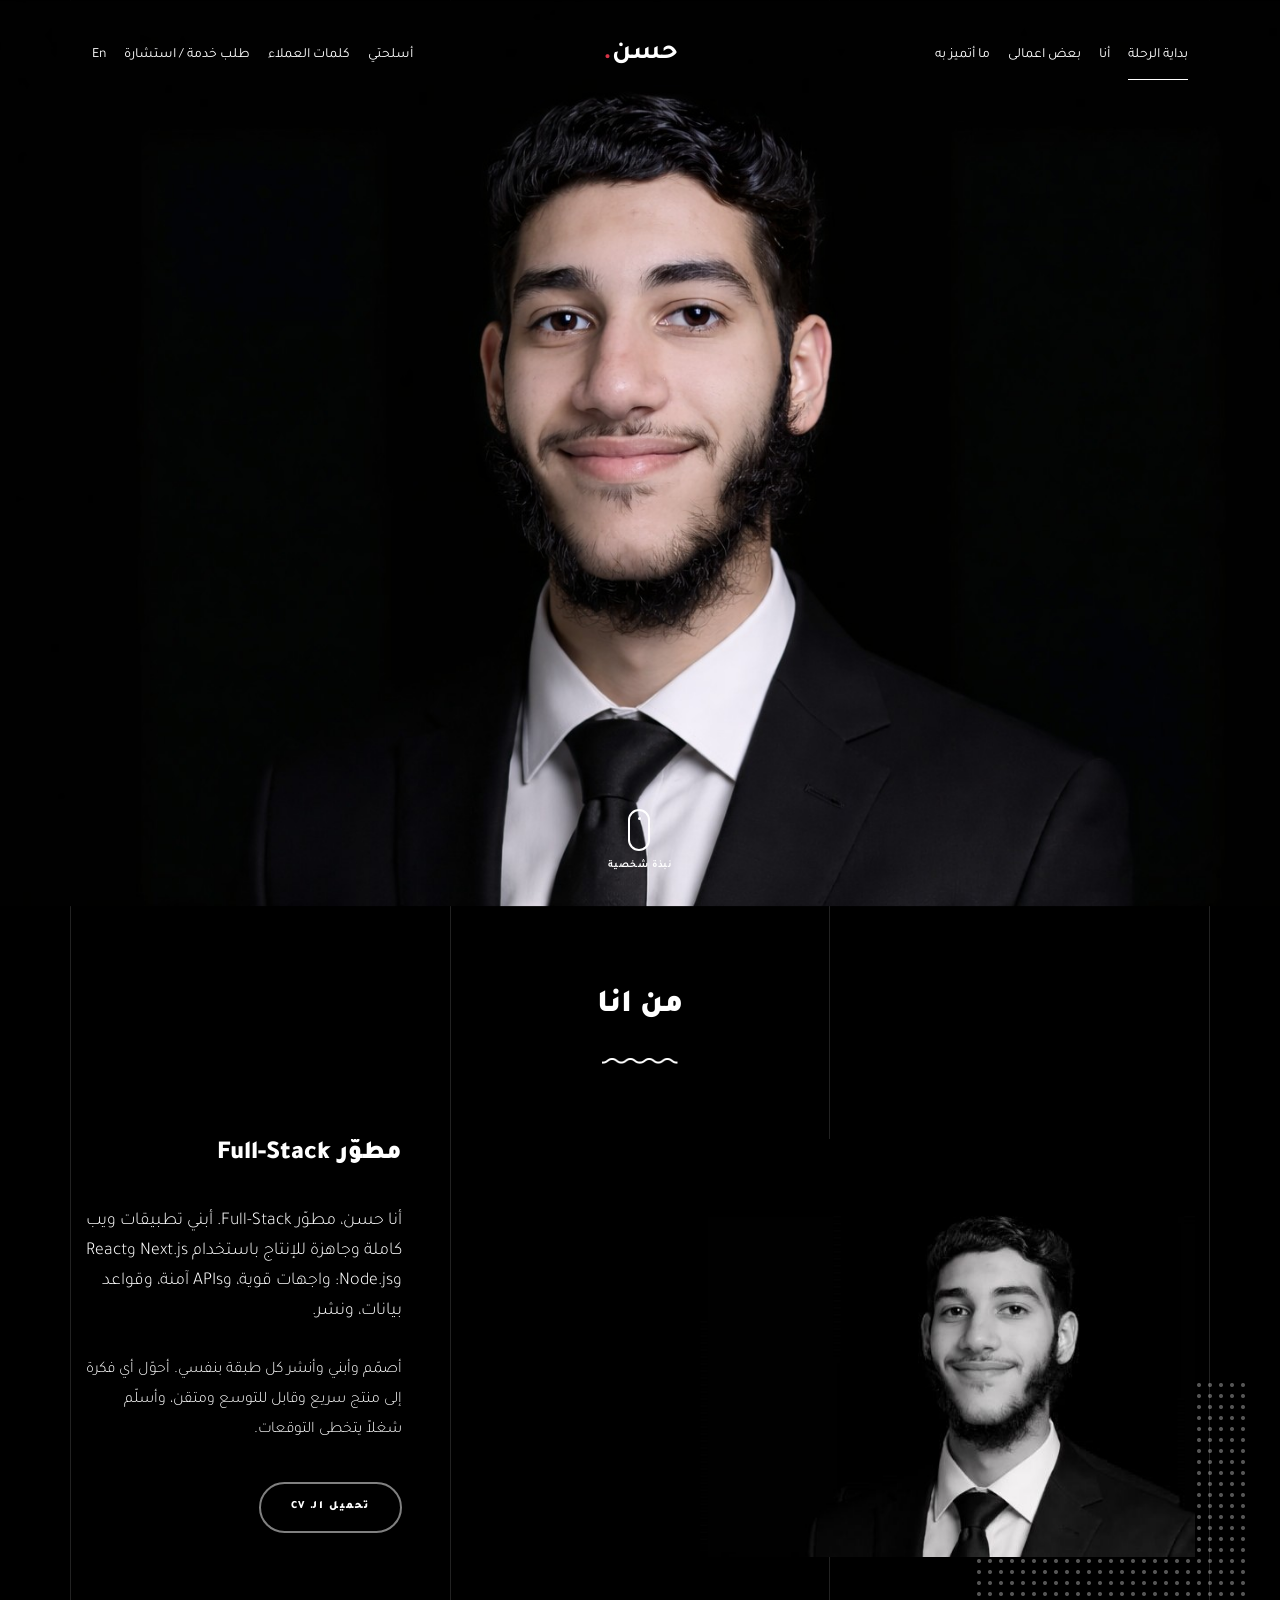
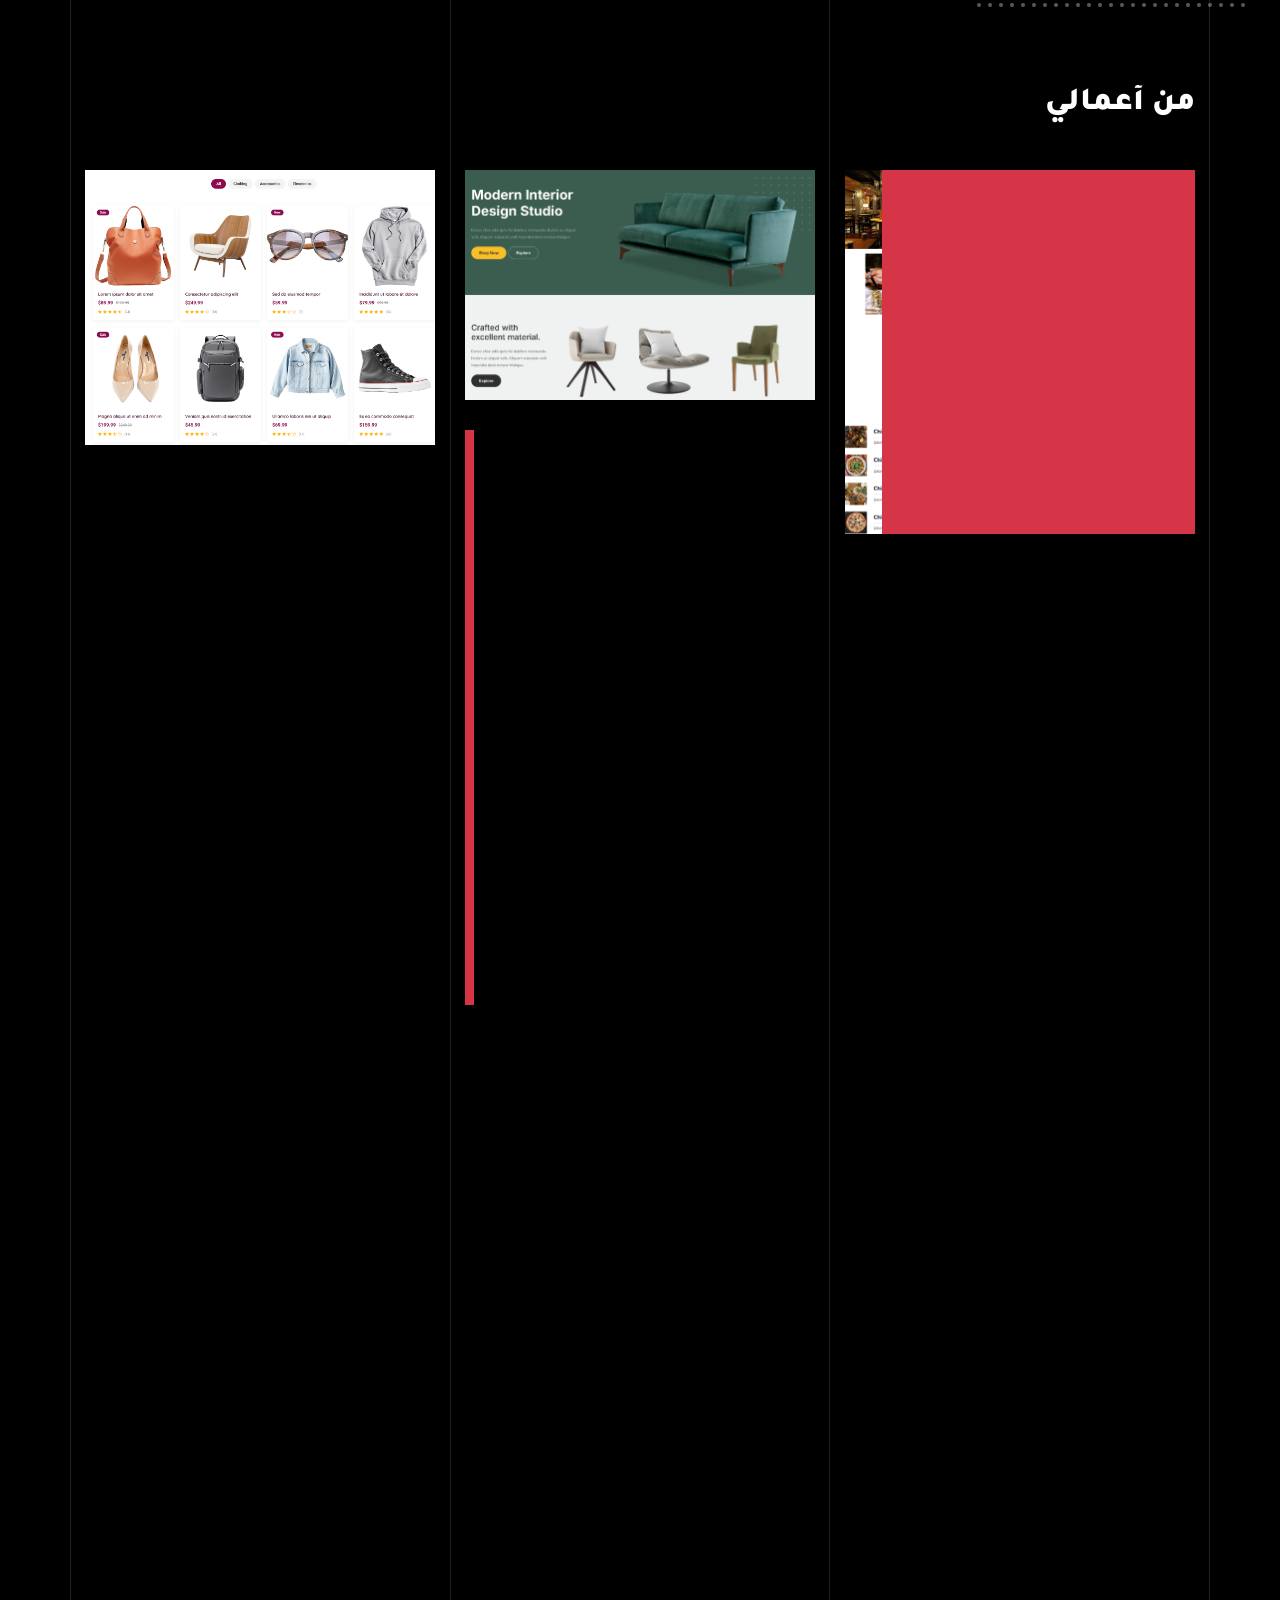
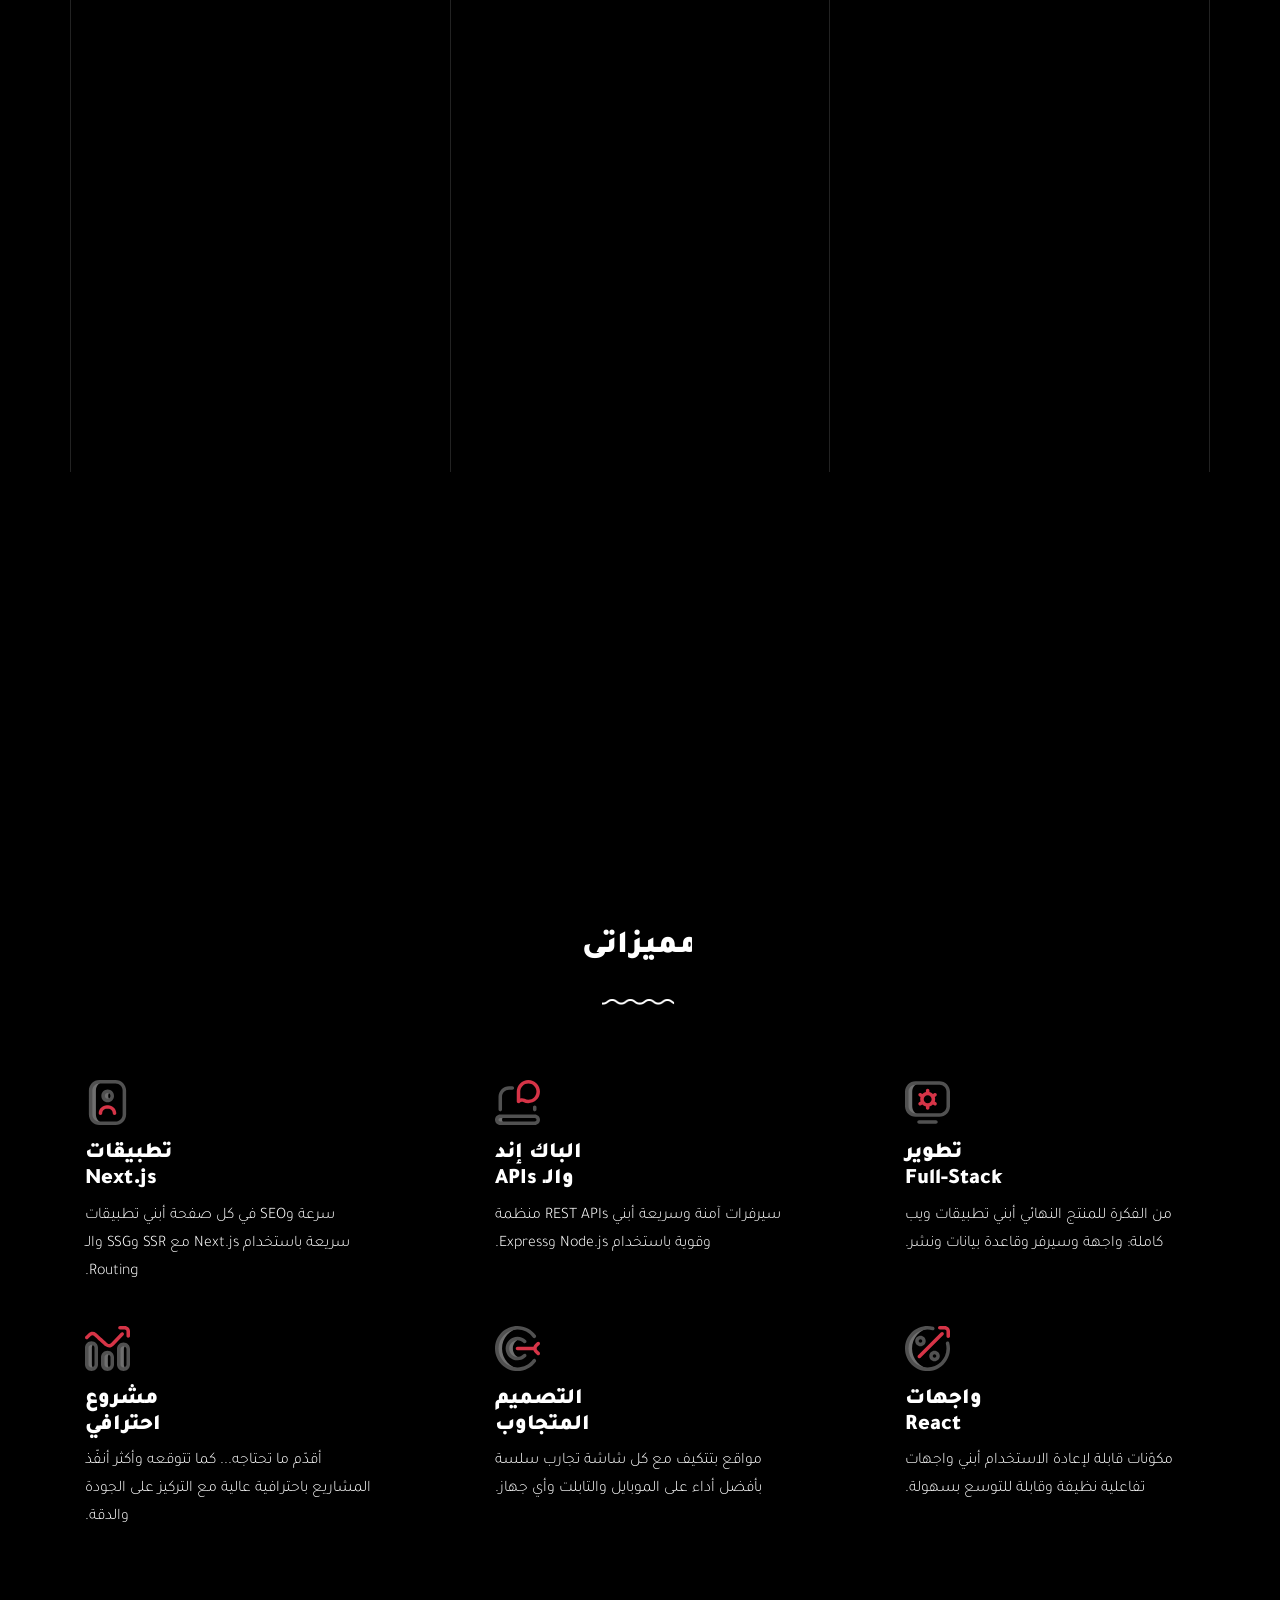
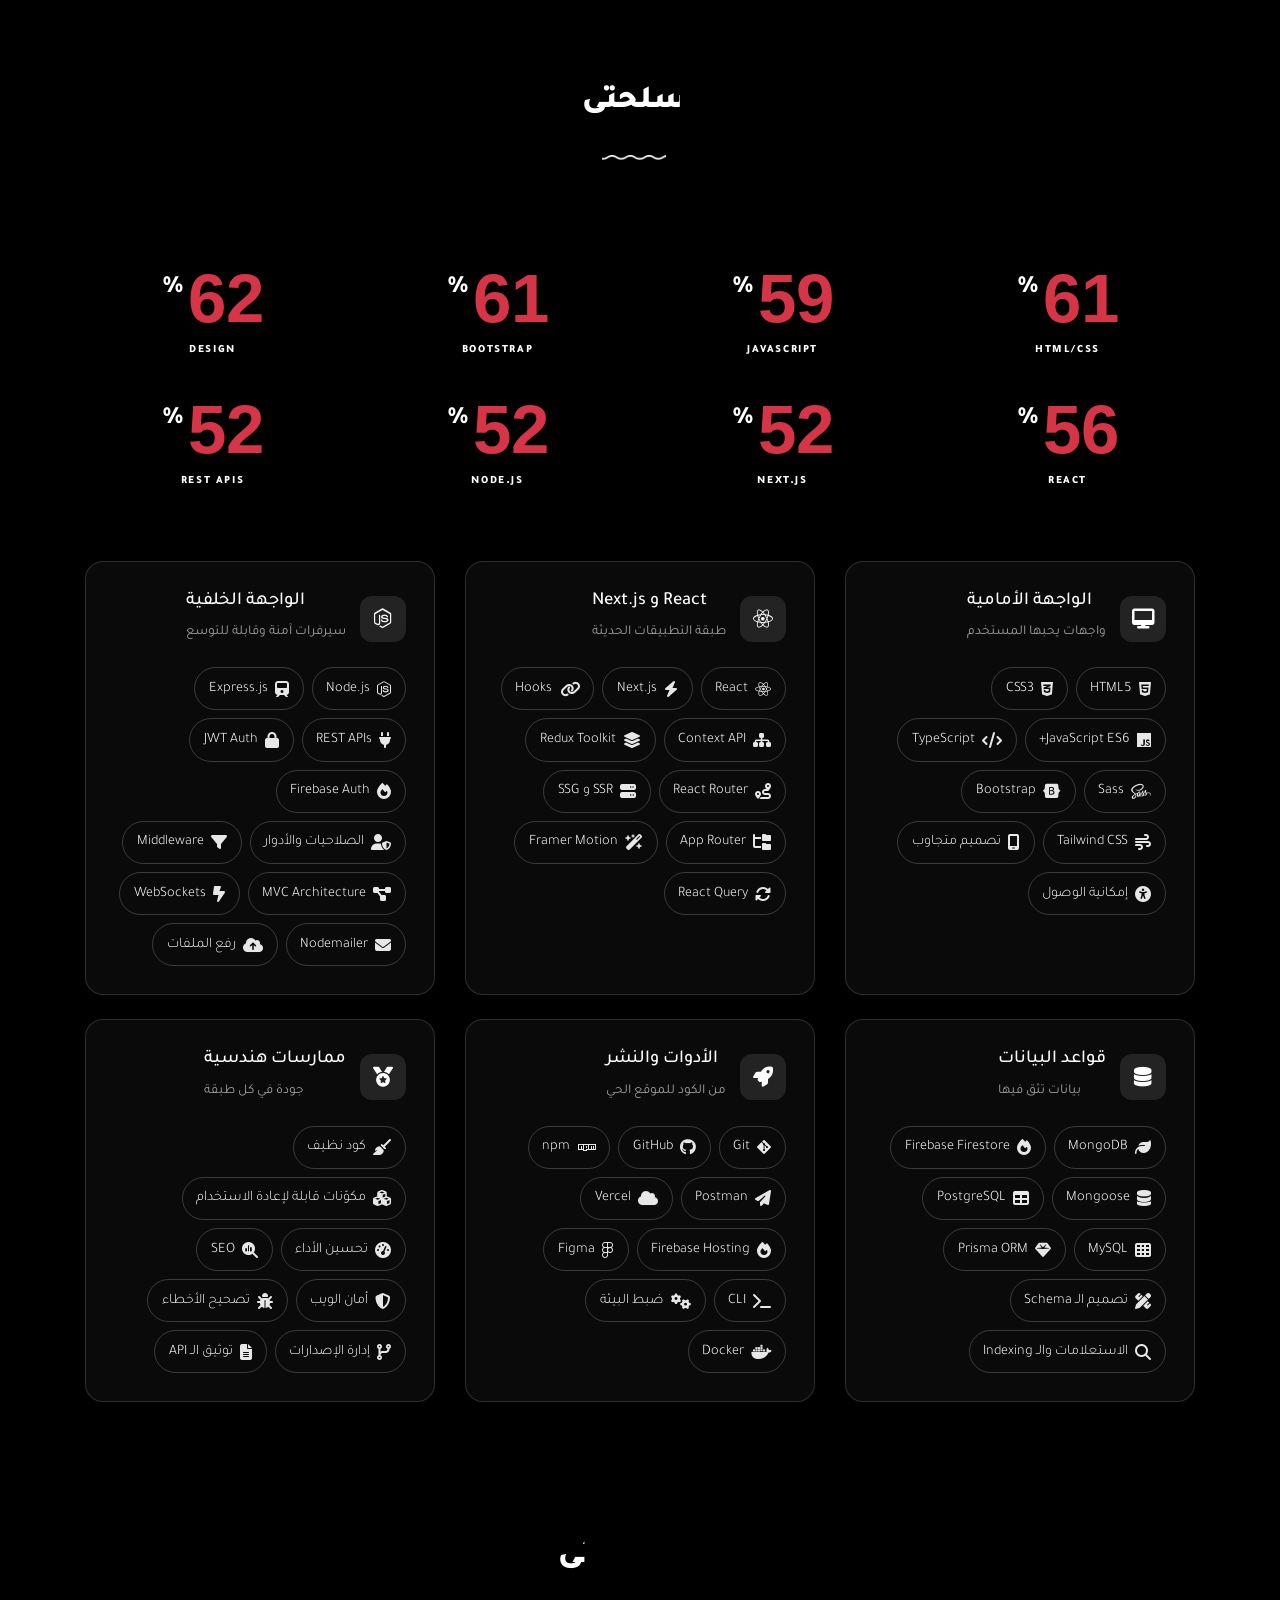
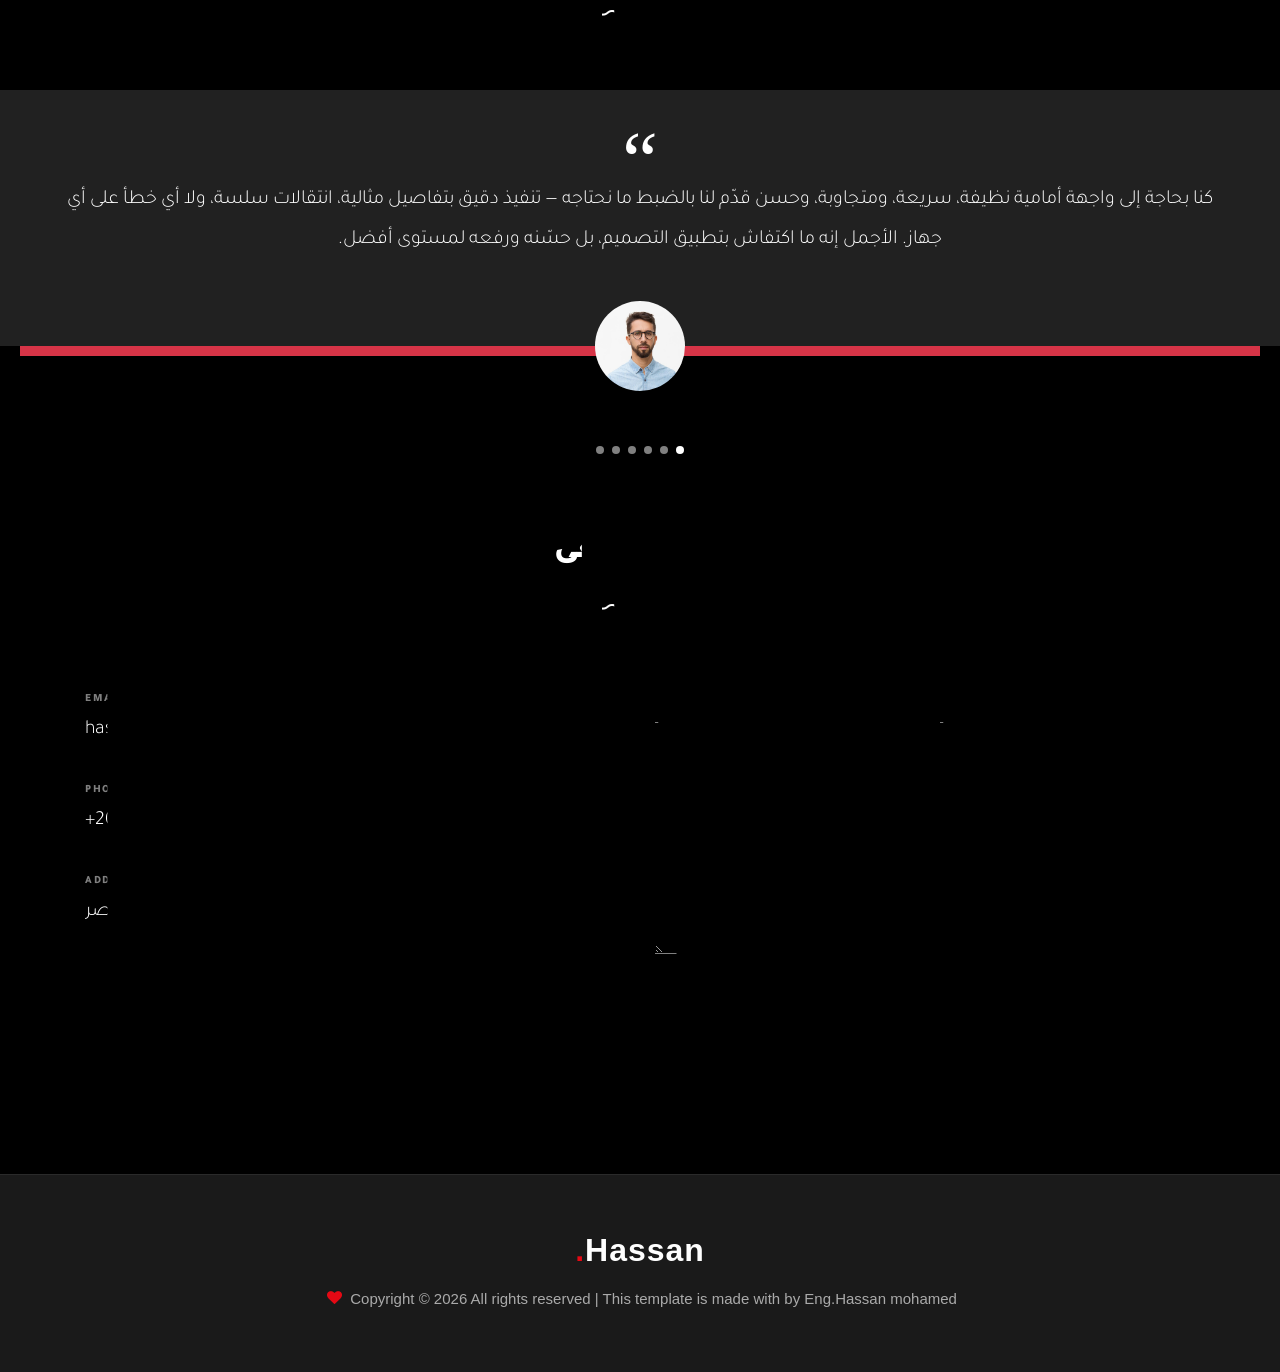
<file: arabic/index.html>
<!doctype html>
<html lang="ar" dir="rtl">

<head>
  <title>حسن محمد | مطوّر Full-Stack</title>
  <meta charset="utf-8">
  <meta name="viewport" content="width=device-width, initial-scale=1, shrink-to-fit=no">

  <meta name="description" content="حسن محمد، مطوّر Full-Stack يبني تطبيقات ويب سريعة ومتجاوبة باستخدام Next.js وReact وNode.js.">
  <meta name="keywords" content="مطور full stack, next.js, react, node.js, javascript, مطور ويب, حسن محمد">
  <meta name="author" content="حسن محمد">
<link href="https://fonts.googleapis.com/css2?family=Tajawal:wght@400;700&display=swap" rel="stylesheet">

  <link rel="stylesheet" href="css/vendor/icomoon/style.css">
  <link rel="stylesheet" href="css/vendor/owl.carousel.min.css">
  <link rel="stylesheet" href="css/vendor/animate.min.css">
  <link rel="stylesheet" href="css/vendor/aos.css">
  <link rel="stylesheet" href="css/vendor/bootstrap.min.css">
  <link rel="stylesheet" href="css/vendor/jquery.fancybox.min.css">
  <link rel="stylesheet" href="https://cdnjs.cloudflare.com/ajax/libs/font-awesome/6.7.2/css/all.min.css"
    integrity="sha512-Evv84Mr4kqVGRNSgIGL/F/aIDqQb7xQ2vcrdIwxfjThSH8CSR7PBEakCr51Ck+w+/U6swU2Im1vVX0SVk9ABhg=="
    crossorigin="anonymous" referrerpolicy="no-referrer" />
  <script type="text/javascript" src="https://cdn.weglot.com/weglot.min.js"></script>


  <style>
    .stack-card { height: 100%; padding: 1.75rem; border: 1px solid rgba(255,255,255,.14); border-radius: 18px; background: rgba(255,255,255,.04); transition: border-color .25s, transform .25s, background .25s; }
    .stack-card:hover { border-color: rgba(255,255,255,.4); background: rgba(255,255,255,.07); transform: translateY(-4px); }
    .stack-head { display: flex; align-items: center; gap: .9rem; margin-bottom: 1.25rem; }
    .stack-icon { width: 46px; height: 46px; flex: 0 0 46px; display: grid; place-items: center; border-radius: 12px; background: rgba(255,255,255,.1); font-size: 1.25rem; }
    .stack-head h3 { margin: 0; font-size: 1.15rem; line-height: 1.3; }
    .stack-head small { display: block; opacity: .6; font-size: .85rem; margin-top: .2rem; }
    .stack-pills { display: flex; flex-wrap: wrap; gap: .5rem; }
    .stack-pill { display: inline-flex; align-items: center; gap: .45rem; padding: .35rem .85rem; border: 1px solid rgba(255,255,255,.2); border-radius: 50px; font-size: .9rem; transition: background .2s, border-color .2s; }
    .stack-pill:hover { background: rgba(255,255,255,.14); border-color: rgba(255,255,255,.5); }
    .stack-pill i { font-size: 1rem; opacity: .9; }
  </style>

  <!-- Theme Style -->
  <link rel="stylesheet" href="css/style.css">

</head>

<body data-spy="scroll" data-target=".site-nav-target" data-offset="200">

  <nav class="unslate_co--site-mobile-menu">
    <div class="close-wrap d-flex">
      <a href="#" class="d-flex ml-auto js-menu-toggle">
        <span class="close-label"></span>
        <div class="close-times">
          <span class="bar1"></span>
          <span class="bar2"></span>
        </div>
      </a>
    </div>
    <div class="site-mobile-inner"></div>
  </nav>


  <div class="unslate_co--site-wrap">

    <div class="unslate_co--site-inner">

      <div class="lines-wrap">
        <div class="lines-inner">
          <div class="lines"></div>
        </div>
      </div>
      <!-- END lines -->

      <nav class="unslate_co--site-nav site-nav-target">

        <div class="container">

          <div class="row align-items-center justify-content-between text-left">
            <div class="col-md-5 text-right">
              <ul class="site-nav-ul js-clone-nav text-left d-none d-lg-inline-block">
                <li class="has-children">
                  <a href="#home-section" class="nav-link">بداية الرحلة </a>

                </li>
                <li><a href="#about-section" class="nav-link">أنا</a></li>
                <li><a href="#portfolio-section" class="nav-link">بعض اعمالى</a></li>
                <li><a href="#services-section" class="nav-link">ما أتميز به</a></li>
              </ul>
            </div>
            <div class="site-logo pos-absolute">
              <a href="index.html" class="unslate_co--site-logo">حسن<span>.</span></a>
            </div>
            <div class="col-md-5 text-right text-lg-left">
              <ul class="site-nav-ul js-clone-nav text-left d-none d-lg-inline-block">
                <li><a href="#skills-section" class="nav-link">أسلحتي</a></li>
                <li><a href="#testimonial-section" class="nav-link">كلمات العملاء </a></li>
                <li><a href="#contact-section" class="nav-link"> طلب خدمة / استشارة </a></li>
                <li><a href="../index.html" class="nav-link">En</a></li>
              </ul>

              <ul class="site-nav-ul-none-onepage text-right d-inline-block d-lg-none">
                <li><a href="#" class="js-menu-toggle">صفحات</a></li>
              </ul>

            </div>
          </div>
        </div>

      </nav>
      <!-- END nav -->

      <div class="cover-v1 jarallax"
        style="background-image: url('images/ChatGPT Image Apr 5, 2026, 07_29_44 PM.jpg');" 
     id="home-section">
        <div class="container">
          <div class="row align-items-center">

            <!-- <div class="col-md-7 mx-auto text-center" style="bottom: 370px;">
              <h1 class="heading gsap-reveal-hero">Hi</h1>
              <h2 class="subheading gsap-reveal-hero">I’m Hassan Mohamed, a Full-Stack Developer</h2>
            </div> -->

          </div>
        </div>


        <a href="#about-section" class="mouse-wrap smoothscroll">
          <span class="mouse">
            <span class="scroll"></span>
          </span>
          <span class="mouse-label">نبذة شخصية </span>
        </a>

      </div>
      <!-- END .cover-v1 -->







      <div class="unslate_co--section" id="about-section">
        <div class="container">

          <div class="section-heading-wrap text-center mb-5">
            <h2 class="heading-h2 text-center divider"><span class="gsap-reveal">من انا</span></h2>
            <span class="gsap-reveal">
              <img src="images/divider.png" alt="divider" width="76">
            </span>
          </div>


          <div class="row mt-5 justify-content-between">
            <div class="col-lg-7 mb-5 mb-lg-0">
              <figure class="dotted-bg gsap-reveal-img ">
                <img src="images/WhatsApp Image 2025-06-24 at 19.05.59_8f1cf5b6 - Copy.jpg" alt="Image"
                  class="img-fluid">
              </figure>
            </div>
            <div class="col-lg-4 pr-lg-5" dir="rtl" style="text-align: right;">
              <h3 class="mb-4 heading-h3">
                <span class="gsap-reveal">مطوّر Full-Stack</span>
              </h3>

              <p class="lead gsap-reveal">
                أنا حسن، مطوّر Full-Stack. أبني تطبيقات ويب كاملة وجاهزة للإنتاج باستخدام Next.js وReact وNode.js:
                واجهات قوية، وAPIs آمنة، وقواعد بيانات، ونشر.
              </p>

              <p class="mb-4 gsap-reveal">
                أصمّم وأبني وأنشر كل طبقة بنفسي. أحوّل أي فكرة إلى منتج سريع وقابل للتوسع ومتقن،
                وأسلّم شغلاً يتخطى التوقعات.
              </p>

              <p class="gsap-reveal">
                <a href="Hassan.cv.pdf" class="btn btn-outline-pill btn-custom-light" target="_blank">
                  تحميل الـ CV
                </a>
              </p>
            </div>
          </div>
        </div>
      </div>








      <div class="unslate_co--section" id="portfolio-section">
        <div class="container">


          <div class="relative">
            <div class="loader-portfolio-wrap">
              <div class="loader-portfolio"></div>
            </div>
          </div>
          <div id="portfolio-single-holder"></div>

          <div class="portfolio-wrapper">

            <div class="d-flex align-items-center mb-4 gsap-reveal gsap-reveal-filter" dir="rtl">
              <h2 class="ml-auto heading-h2">
                <span class="gsap-reveal">من أعمالي</span>
              </h2>
            </div>
            <!-- <a href="#" class="text-white js-filter d-inline-block d-lg-none">Filter</a>
              
              <div class="filter-wrap">
                <div class="filter ml-auto" id="filters">
                  <a href="#" class="active" data-filter="*">All</a>
                  <a href="#" data-filter=".web">Web</a>
                  <a href="#" data-filter=".branding">Branding</a>
                  <a href="#" data-filter=".illustration">Illustration</a>
                  <a href="#" data-filter=".packaging">Packaging</a>
                </div>
              </div> -->
          </div>



            <div id="posts" class="row gutter-isotope-item">
              <div class="item web branding col-sm-6 col-md-6 col-lg-4 isotope-mb-2">
                <a href="https://hassan6102.github.io/FashionStore/" target="_blank"
                  class="portfolio-item isotope-item gsap-reveal-img">
                  <div class="overlay">
                    <span class="wrap-icon icon-link2"></span>
                    <div class="portfolio-item-content">
                      <h3>متجر الكترونى</h3>
                      <p>web, branding</p>
                    </div>
                  </div>
                  <img src="images/Screenshot 2025-06-25 151617.png" class="lazyload img-fluid" alt="Images" />
                </a>
              </div>
              <!-- ----------------- -->
              <div class="item branding packaging illustration col-sm-6 col-md-6 col-lg-4 isotope-mb-2 ">
                <a href="https://hassan6102.github.io/3afsh/" target="_blank"
                  class="portfolio-item isotope-item gsap-reveal-img">
                  <div class="overlay">
                    <span class="wrap-icon icon-link2"></span>
                    <div class="portfolio-item-content">
                      <h3>معرض اثاث</h3>
                      <p>web, branding</p>
                    </div>
                  </div>
                  <img src="images/Screenshot 2025-04-28 015030.png" class="lazyload img-fluid" alt="Images" />
                </a>
              </div>
              <!-- -------------  -->
              <div class="item branding packaging col-sm-6 col-md-6 col-lg-4 isotope-mb-2">
                <a href="https://hassan6102.github.io/resturant/" target="_blank"
                  class="portfolio-item isotope-item gsap-reveal-img">
                  <div class="overlay">
                    <span class="wrap-icon icon-link2"></span>
                    <div class="portfolio-item-content">
                      <h3>مطعم</h3>
                      <p>Eating and food</p>
                    </div>
                  </div>
                  <img src="images/Screenshot 2025-06-25 161706.png" class="lazyload img-fluid" alt="Images" />
                </a>
              </div>
              <!-- -------------  -->
              <div class="item web packaging col-sm-6 col-md-6 col-lg-4 isotope-mb-2">
                <a href="https://hassan6102.github.io/shop/" target="_blank"
                  class="portfolio-item isotope-item gsap-reveal-img">
                  <div class="overlay">
                    <span class="wrap-icon icon-link2"></span>
                    <div class="portfolio-item-content">
                      <h3>متجر ملابس</h3>
                      <p>Fashion clothes</p>
                    </div>
                  </div>
                  <img src="images/Screenshot 2025-06-25 162157.png" class="lazyload img-fluid" alt="Images" />
                </a>
              </div>
              <!-- -------------  -->




              <div class="item illustration packaging col-sm-6 col-md-6 col-lg-4 isotope-mb-2">
                <a href="https://hassan6102.github.io/clinc/" target="_blank"
                  class="portfolio-item isotope-item gsap-reveal-img">
                  <div class="overlay">
                    <span class="wrap-icon icon-link2"></span>
                    <div class="portfolio-item-content">
                      <h3>عياده طبيه</h3>
                      <p>Medical field</p>
                    </div>
                  </div>
                  <img src="images/Screenshot 2025-06-25 162746.png" class="lazyload img-fluid" alt="Images" />
                </a>
              </div>
              <!-- -------------  -->





              <div class="item web branding col-sm-6 col-md-6 col-lg-4 isotope-mb-2">
                <a href="https://iron-pulse-website.lovable.app/" target="_blank"
                  class="portfolio-item isotope-item gsap-reveal-img">
                  <div class="overlay">
                    <span class="wrap-icon icon-link2"></span>
                    <div class="portfolio-item-content">
                      <h3>مدرب رياصه</h3>
                      <p>private trainer
                      </p>
                    </div>
                  </div>
                  <img src="images/Screenshot 2025-06-25 200508.png" class="lazyload img-fluid" alt="Images" />
                </a>
              </div>
              <!-- -------------  -->
              <div class="item branding packaging col-sm-6 col-md-6 col-lg-4 isotope-mb-2">
                <a href="https://education-nu-vert.vercel.app/" target="_blank"
                  class="portfolio-item isotope-item gsap-reveal-img">
                  <div class="overlay">
                    <span class="wrap-icon icon-link2"></span>
                    <div class="portfolio-item-content">
                      <h3>منصه تعليميه</h3>
                      <p>education
                      </p>
                    </div>
                  </div>
                  <img src="images/Screenshot 2025-07-02 221211.png" class="lazyload img-fluid" alt="Images" />
                </a>
              </div>
              <!-- -------------  -->
              <div class="item web branding col-sm-6 col-md-6 col-lg-4 isotope-mb-2">
                <a href="https://hassan6102.github.io/delevary/" target="_blank"
                  class="portfolio-item isotope-item gsap-reveal-img">
                  <div class="overlay">
                    <span class="wrap-icon icon-link2"></span>
                    <div class="portfolio-item-content">
                      <h3>شركه شحن</h3>
                      <p>business
                      </p>
                    </div>
                  </div>
                  <img src="images/Screenshot 2025-06-25 210915.png" class="lazyload img-fluid" alt="Images" />
                </a>
              </div>
              <!-- -------------  -->
              <div class="item web illustration col-sm-6 col-md-6 col-lg-4 isotope-mb-2">
                <a href="https://hassan6102.github.io/clinc1/" target="_blank"
                  class="portfolio-item isotope-item gsap-reveal-img">
                  <div class="overlay">
                    <span class="wrap-icon icon-link2"></span>
                    <div class="portfolio-item-content">
                      <h3>عياده طبيه</h3>
                      <p>Medical field</p>
                    </div>
                  </div>
                  <img src="images/Screenshot 2025-06-25 211634.png" class="lazyload img-fluid" alt="Images" />
                </a>
              </div>

              <div class="item branding packaging col-sm-6 col-md-6 col-lg-4 isotope-mb-2">
                <a href="https://hassan6102.github.io/business/" target="_blank"
                  class="portfolio-item isotope-item gsap-reveal-img">
                  <div class="overlay">
                    <span class="wrap-icon icon-link2"></span>
                    <div class="portfolio-item-content">
                      <h3>شركه اعمال</h3>
                      <p>business
                      </p>
                    </div>
                  </div>
                  <img src="images/Screenshot 2025-06-25 210450.png" class="lazyload img-fluid" alt="Images" />
                </a>
              </div>
              <div class="item branding packaging col-sm-6 col-md-6 col-lg-4 isotope-mb-2">
                <a href="https://hassan6102.github.io/resturant-hassan/" target="_blank"
                  class="portfolio-item isotope-item gsap-reveal-img">
                  <div class="overlay">
                    <span class="wrap-icon icon-link2"></span>
                    <div class="portfolio-item-content">
                      <h3>مطعم</h3>
                      <p>Eating and food</p>
                    </div>
                  </div>
                  <img src="images/Screenshot 2025-06-25 212706.png" class="lazyload img-fluid" alt="Images" />
                </a>
              </div>
              <div class="item branding packaging col-sm-6 col-md-6 col-lg-4 isotope-mb-2">
                <a href="https://hassan6102.github.io/cv/" target="_blank"
                  class="portfolio-item isotope-item gsap-reveal-img">
                  <div class="overlay">
                    <span class="wrap-icon icon-link2"></span>
                    <div class="portfolio-item-content">
                      <h3> موقع شخصى</h3>
                      <p>cv</p>
                    </div>
                  </div>
                  <img src="images/Screenshot 2025-06-25 213643.png" class="lazyload img-fluid" alt="Images" />
                </a>
              </div>
              <div class="item branding packaging col-sm-6 col-md-6 col-lg-4 isotope-mb-2">
                <a href="https://hassan6102.github.io/gym/" target="_blank"
                  class="portfolio-item isotope-item gsap-reveal-img">
                  <div class="overlay">
                    <span class="wrap-icon icon-link2"></span>
                    <div class="portfolio-item-content">
                      <h3>نادى رياضى</h3>
                      <p>Fitness
                      </p>
                    </div>
                  </div>
                  <img src="images/Screenshot 2025-06-25 220506.png" class="lazyload img-fluid" alt="Images" />
                </a>
              </div>
              <div class="item web branding col-sm-6 col-md-6 col-lg-4 isotope-mb-2">
                <a href="https://hassan6102.github.io/shop1/" target="_blank"
                  class="portfolio-item isotope-item gsap-reveal-img">
                  <div class="overlay">
                    <span class="wrap-icon icon-link2"></span>
                    <div class="portfolio-item-content">
                      <h3>متجر الكترونى</h3>
                      <p>web, branding</p>
                    </div>
                  </div>
                  <img src="images/Screenshot 2025-06-25 221508.png" class="lazyload img-fluid" alt="Images" />
                </a>
              </div>
              <div class="item branding packaging col-sm-6 col-md-6 col-lg-4 isotope-mb-2">
                <a href="https://hassan6102.github.io/divfolio/" target="_blank"
                  class="portfolio-item isotope-item gsap-reveal-img">
                  <div class="overlay">
                    <span class="wrap-icon icon-link2"></span>
                    <div class="portfolio-item-content">
                      <h3> موقع تعريفى</h3>
                      <p>cv</p>
                    </div>
                  </div>
                  <img src="images/Screenshot 2025-06-25 231652.png" class="lazyload img-fluid" alt="Images" />
                </a>
              </div>
            </div>
          </div>
        </div>
      </div>

      <!-- 
      <div class="unslate_co--section" id="about-section">
        <div class="container">

          <div class="section-heading-wrap text-center mb-5">
            <h2 class="heading-h2 text-center divider"><span class="gsap-reveal">About Me</span></h2>
            <span class="gsap-reveal">
              <img src="images/divider.png" alt="divider" width="76">
            </span>
          </div>


          <div class="row mt-5 justify-content-between">
            <div class="col-lg-7 mb-5 mb-lg-0">
              <figure class="dotted-bg gsap-reveal-img ">
                <img src="images/WhatsApp Image 2025-06-24 at 19.05.59_8f1cf5b6 - Copy.jpg" alt="Image"
                  class="img-fluid">
              </figure>
            </div>
            <div class="col-lg-4 pr-lg-5">
              <h3 class="mb-4 heading-h3"><span class="gsap-reveal">Web Developer</span></h3>
              <p class="lead gsap-reveal">I'm Hassan, a UI/UX designer and front-end web developer with experience in
                building clean, modern, and user-friendly interfaces. I work with HTML, CSS, and JavaScript, and I
                specialize in creating responsive and fast websites. </p>
              <p class="mb-4 gsap-reveal">My goal is to deliver a smooth and enjoyable user experience by turning ideas
                into beautiful and functional web interfaces. I pay strong attention to detail, write clean code, and
                always aim to exceed client expectations.</p>
              <p class="gsap-reveal"><a href="#" class="btn btn-outline-pill btn-custom-light">Download my CV</a></p>
            </div>
          </div>
        </div>
      </div> -->

      <div class="unslate_co--section" id="services-section">
        <div class="container">

          <div class="section-heading-wrap text-center mb-5">
            <h2 class="heading-h2 text-center divider"><span class="gsap-reveal">مميزاتى</span></h2>
            <span class="gsap-reveal"><img src="images/divider.png" alt="divider" width="76"></span>
          </div>

          <div class="row gutter-v3">
            <div class="col-md-6 col-lg-4 mb-4">
              <div class="feature-v1" data-aos="fade-up" data-aos-delay="0">
                <div class="wrap-icon mb-3">
                  <img src="images/svg/001-options.svg" alt="Image" width="45">
                </div>
                <h3>تطوير <br> Full-Stack</h3>
                <p>من الفكرة للمنتج النهائي
                  أبني تطبيقات ويب كاملة: واجهة وسيرفر وقاعدة بيانات ونشر.</p>
              </div>
            </div>
            <div class="col-md-6 col-lg-4 mb-4">
              <div class="feature-v1" data-aos="fade-up" data-aos-delay="100">
                <div class="wrap-icon mb-3">
                  <img src="images/svg/002-chat.svg" alt="Icon" width="45">
                </div>
                <h3>الباك إند <br> والـ APIs</h3>
                <p>سيرفرات آمنة وسريعة
                  أبني REST APIs منظمة وقوية باستخدام Node.js وExpress.</p>
              </div>
            </div>
            <div class="col-md-6 col-lg-4 mb-4">
              <div class="feature-v1" data-aos="fade-up" data-aos-delay="200">
                <div class="wrap-icon mb-3">
                  <img src="images/svg/003-contact-book.svg" alt="Image" class="img-fluid" width="45">
                </div>
                <h3>تطبيقات <br> Next.js</h3>
                <p>سرعة وSEO في كل صفحة
                  أبني تطبيقات سريعة باستخدام Next.js مع SSR وSSG والـ Routing.</p>
              </div>
            </div>

            <div class="col-md-6 col-lg-4 mb-4">
              <div class="feature-v1" data-aos="fade-up" data-aos-delay="0">
                <div class="wrap-icon mb-3">
                  <img src="images/svg/004-percentage.svg" alt="Image" width="45">
                </div>
                <h3>واجهات <br> React</h3>
                <p>مكوّنات قابلة لإعادة الاستخدام
                  أبني واجهات تفاعلية نظيفة وقابلة للتوسع بسهولة.</p>
              </div>
            </div>
            <div class="col-md-6 col-lg-4 mb-4">
              <div class="feature-v1" data-aos="fade-up" data-aos-delay="100">
                <div class="wrap-icon mb-3">
                  <img src="images/svg/006-goal.svg" alt="Image" width="45">
                </div>
                <h3>التصميم <br> المتجاوب</h3>
                <p>مواقع بتتكيف مع كل شاشة
                  تجارب سلسة بأفضل أداء على الموبايل والتابلت وأي جهاز.</p>
              </div>
            </div>
            <div class="col-md-6 col-lg-4 mb-4">
              <div class="feature-v1" data-aos="fade-up" data-aos-delay="200">
                <div class="wrap-icon mb-3">
                  <img src="images/svg/005-line-chart.svg" alt="Image" width="45">
                </div>
                <h3>مشروع <br> احترافي</h3>
                <p>أقدّم ما تحتاجه... كما تتوقعه وأكثر
                  أنفّذ المشاريع باحترافية عالية مع التركيز على الجودة والدقة.</p>
              </div>
            </div>

          </div>
        </div>
      </div>

      <div class="unslate_co--section section-counter" id="skills-section">
        <div class="container">
          <div class="section-heading-wrap text-center mb-5">
            <h2 class="heading-h2 text-center divider"><span class="gsap-reveal">اسلحتى</span></h2>
            <span class="gsap-reveal"><img src="images/divider.png" alt="divider" width="76"></span>
          </div>


          <div class="row pt-5">
            <div class="col-6 col-sm-6 mb-5 mb-lg-0 col-md-6 col-lg-3" data-aos="fade-up" data-aos-delay="0">
              <div class="counter-v1 text-center">
                <span class="number-wrap">
                  <span class="number number-counter" data-number="99">0</span>
                  <span class="append-text">%</span>
                </span>
                <span class="counter-label">HTML/CSS</span>
              </div>
            </div>
            <div class="col-6 col-sm-6 mb-5 mb-lg-0 col-md-6 col-lg-3" data-aos="fade-up" data-aos-delay="100">
              <div class="counter-v1 text-center">
                <span class="number-wrap">
                  <span class="number number-counter" data-number="95">0</span>
                  <span class="append-text">%</span>
                </span>
                <span class="counter-label">JavaScript</span>
              </div>
            </div>
            <div class="col-6 col-sm-6 mb-5 mb-lg-0 col-md-6 col-lg-3" data-aos="fade-up" data-aos-delay="200">
              <div class="counter-v1 text-center">
                <span class="number-wrap">
                  <span class="number number-counter" data-number="99">0</span>
                  <span class="append-text">%</span>
                </span>
                <span class="counter-label">Bootstrap</span>
              </div>
            </div>
            <div class="col-6 col-sm-6 mb-5 mb-lg-0 col-md-6 col-lg-3" data-aos="fade-up" data-aos-delay="300">
              <div class="counter-v1 text-center">
                <span class="number-wrap">
                  <span class="number number-counter" data-number="100">0</span>
                  <span class="append-text">%</span>
                </span>
                <span class="counter-label">Design</span>
              </div>
            </div>
          </div>
          <div class="row pt-5">
            <div class="col-6 col-sm-6 mb-5 mb-lg-0 col-md-6 col-lg-3" data-aos="fade-up" data-aos-delay="0">
              <div class="counter-v1 text-center">
                <span class="number-wrap">
                  <span class="number number-counter" data-number="90">0</span>
                  <span class="append-text">%</span>
                </span>
                <span class="counter-label">React</span>
              </div>
            </div>
            <div class="col-6 col-sm-6 mb-5 mb-lg-0 col-md-6 col-lg-3" data-aos="fade-up" data-aos-delay="100">
              <div class="counter-v1 text-center">
                <span class="number-wrap">
                  <span class="number number-counter" data-number="85">0</span>
                  <span class="append-text">%</span>
                </span>
                <span class="counter-label">Next.js</span>
              </div>
            </div>
            <div class="col-6 col-sm-6 mb-5 mb-lg-0 col-md-6 col-lg-3" data-aos="fade-up" data-aos-delay="200">
              <div class="counter-v1 text-center">
                <span class="number-wrap">
                  <span class="number number-counter" data-number="85">0</span>
                  <span class="append-text">%</span>
                </span>
                <span class="counter-label">Node.js</span>
              </div>
            </div>
            <div class="col-6 col-sm-6 mb-5 mb-lg-0 col-md-6 col-lg-3" data-aos="fade-up" data-aos-delay="300">
              <div class="counter-v1 text-center">
                <span class="number-wrap">
                  <span class="number number-counter" data-number="85">0</span>
                  <span class="append-text">%</span>
                </span>
                <span class="counter-label">REST APIs</span>
              </div>
            </div>
          </div>

          <div class="row mt-5 pt-3">
            <div class="col-md-6 col-lg-4 mb-4" data-aos="fade-up">
              <div class="stack-card">
                <div class="stack-head">
                  <span class="stack-icon"><i class="fa-solid fa-desktop"></i></span>
                  <div><h3>الواجهة الأمامية</h3><small>واجهات يحبها المستخدم</small></div>
                </div>
                <div class="stack-pills">
                  <span class="stack-pill"><i class="fa-brands fa-html5"></i> HTML5</span>
                  <span class="stack-pill"><i class="fa-brands fa-css3-alt"></i> CSS3</span>
                  <span class="stack-pill"><i class="fa-brands fa-js"></i> JavaScript ES6+</span>
                  <span class="stack-pill"><i class="fa-solid fa-code"></i> TypeScript</span>
                  <span class="stack-pill"><i class="fa-brands fa-sass"></i> Sass</span>
                  <span class="stack-pill"><i class="fa-brands fa-bootstrap"></i> Bootstrap</span>
                  <span class="stack-pill"><i class="fa-solid fa-wind"></i> Tailwind CSS</span>
                  <span class="stack-pill"><i class="fa-solid fa-mobile-screen"></i> تصميم متجاوب</span>
                  <span class="stack-pill"><i class="fa-solid fa-universal-access"></i> إمكانية الوصول</span>
                </div>
              </div>
            </div>

            <div class="col-md-6 col-lg-4 mb-4" data-aos="fade-up">
              <div class="stack-card">
                <div class="stack-head">
                  <span class="stack-icon"><i class="fa-brands fa-react"></i></span>
                  <div><h3>React و Next.js</h3><small>طبقة التطبيقات الحديثة</small></div>
                </div>
                <div class="stack-pills">
                  <span class="stack-pill"><i class="fa-brands fa-react"></i> React</span>
                  <span class="stack-pill"><i class="fa-solid fa-bolt"></i> Next.js</span>
                  <span class="stack-pill"><i class="fa-solid fa-link"></i> Hooks</span>
                  <span class="stack-pill"><i class="fa-solid fa-sitemap"></i> Context API</span>
                  <span class="stack-pill"><i class="fa-solid fa-layer-group"></i> Redux Toolkit</span>
                  <span class="stack-pill"><i class="fa-solid fa-route"></i> React Router</span>
                  <span class="stack-pill"><i class="fa-solid fa-server"></i> SSR و SSG</span>
                  <span class="stack-pill"><i class="fa-solid fa-folder-tree"></i> App Router</span>
                  <span class="stack-pill"><i class="fa-solid fa-wand-magic-sparkles"></i> Framer Motion</span>
                  <span class="stack-pill"><i class="fa-solid fa-rotate"></i> React Query</span>
                </div>
              </div>
            </div>

            <div class="col-md-6 col-lg-4 mb-4" data-aos="fade-up">
              <div class="stack-card">
                <div class="stack-head">
                  <span class="stack-icon"><i class="fa-brands fa-node-js"></i></span>
                  <div><h3>الواجهة الخلفية</h3><small>سيرفرات آمنة وقابلة للتوسع</small></div>
                </div>
                <div class="stack-pills">
                  <span class="stack-pill"><i class="fa-brands fa-node-js"></i> Node.js</span>
                  <span class="stack-pill"><i class="fa-solid fa-train"></i> Express.js</span>
                  <span class="stack-pill"><i class="fa-solid fa-plug"></i> REST APIs</span>
                  <span class="stack-pill"><i class="fa-solid fa-lock"></i> JWT Auth</span>
                  <span class="stack-pill"><i class="fa-solid fa-fire"></i> Firebase Auth</span>
                  <span class="stack-pill"><i class="fa-solid fa-user-shield"></i> الصلاحيات والأدوار</span>
                  <span class="stack-pill"><i class="fa-solid fa-filter"></i> Middleware</span>
                  <span class="stack-pill"><i class="fa-solid fa-diagram-project"></i> MVC Architecture</span>
                  <span class="stack-pill"><i class="fa-solid fa-bolt-lightning"></i> WebSockets</span>
                  <span class="stack-pill"><i class="fa-solid fa-envelope"></i> Nodemailer</span>
                  <span class="stack-pill"><i class="fa-solid fa-cloud-arrow-up"></i> رفع الملفات</span>
                </div>
              </div>
            </div>

            <div class="col-md-6 col-lg-4 mb-4" data-aos="fade-up">
              <div class="stack-card">
                <div class="stack-head">
                  <span class="stack-icon"><i class="fa-solid fa-database"></i></span>
                  <div><h3>قواعد البيانات</h3><small>بيانات تثق فيها</small></div>
                </div>
                <div class="stack-pills">
                  <span class="stack-pill"><i class="fa-solid fa-leaf"></i> MongoDB</span>
                  <span class="stack-pill"><i class="fa-solid fa-fire"></i> Firebase Firestore</span>
                  <span class="stack-pill"><i class="fa-solid fa-database"></i> Mongoose</span>
                  <span class="stack-pill"><i class="fa-solid fa-table"></i> PostgreSQL</span>
                  <span class="stack-pill"><i class="fa-solid fa-table-cells"></i> MySQL</span>
                  <span class="stack-pill"><i class="fa-solid fa-gem"></i> Prisma ORM</span>
                  <span class="stack-pill"><i class="fa-solid fa-pen-ruler"></i> تصميم الـ Schema</span>
                  <span class="stack-pill"><i class="fa-solid fa-magnifying-glass"></i> الاستعلامات والـ Indexing</span>
                </div>
              </div>
            </div>

            <div class="col-md-6 col-lg-4 mb-4" data-aos="fade-up">
              <div class="stack-card">
                <div class="stack-head">
                  <span class="stack-icon"><i class="fa-solid fa-rocket"></i></span>
                  <div><h3>الأدوات والنشر</h3><small>من الكود للموقع الحي</small></div>
                </div>
                <div class="stack-pills">
                  <span class="stack-pill"><i class="fa-brands fa-git-alt"></i> Git</span>
                  <span class="stack-pill"><i class="fa-brands fa-github"></i> GitHub</span>
                  <span class="stack-pill"><i class="fa-brands fa-npm"></i> npm</span>
                  <span class="stack-pill"><i class="fa-solid fa-paper-plane"></i> Postman</span>
                  <span class="stack-pill"><i class="fa-solid fa-cloud"></i> Vercel</span>
                  <span class="stack-pill"><i class="fa-solid fa-fire"></i> Firebase Hosting</span>
                  <span class="stack-pill"><i class="fa-brands fa-figma"></i> Figma</span>
                  <span class="stack-pill"><i class="fa-solid fa-terminal"></i> CLI</span>
                  <span class="stack-pill"><i class="fa-solid fa-gears"></i> ضبط البيئة</span>
                  <span class="stack-pill"><i class="fa-brands fa-docker"></i> Docker</span>
                </div>
              </div>
            </div>

            <div class="col-md-6 col-lg-4 mb-4" data-aos="fade-up">
              <div class="stack-card">
                <div class="stack-head">
                  <span class="stack-icon"><i class="fa-solid fa-medal"></i></span>
                  <div><h3>ممارسات هندسية</h3><small>جودة في كل طبقة</small></div>
                </div>
                <div class="stack-pills">
                  <span class="stack-pill"><i class="fa-solid fa-broom"></i> كود نظيف</span>
                  <span class="stack-pill"><i class="fa-solid fa-cubes"></i> مكوّنات قابلة لإعادة الاستخدام</span>
                  <span class="stack-pill"><i class="fa-solid fa-gauge-high"></i> تحسين الأداء</span>
                  <span class="stack-pill"><i class="fa-solid fa-magnifying-glass-chart"></i> SEO</span>
                  <span class="stack-pill"><i class="fa-solid fa-shield-halved"></i> أمان الويب</span>
                  <span class="stack-pill"><i class="fa-solid fa-bug"></i> تصحيح الأخطاء</span>
                  <span class="stack-pill"><i class="fa-solid fa-code-branch"></i> إدارة الإصدارات</span>
                  <span class="stack-pill"><i class="fa-solid fa-file-lines"></i> توثيق الـ API</span>
                </div>
              </div>
            </div>
          </div>
        </div>
      </div>
      <!-- END .counter -->

      <div class="unslate_co--section" id="testimonial-section">
        <div class="container">
          <div class="section-heading-wrap text-center mb-5">
            <h2 class="heading-h2 text-center divider"><span class="gsap-reveal">آراء عملائى</span></h2>
            <span class="gsap-reveal"><img src="images/divider.png" alt="divider" width="76"></span>
          </div>
        </div>

        <div class="owl-carousel testimonial-slider" data-aos="fade-up">
          <div>
            <div class="testimonial-v1">
              <div class="testimonial-inner-bg">
                <span class="quote">&ldquo;</span>
                <blockquote>

                  كنا بحاجة إلى واجهة أمامية نظيفة، سريعة، ومتجاوبة، وحسن قدّم لنا بالضبط ما نحتاجه — تنفيذ دقيق بتفاصيل
                  مثالية، انتقالات سلسة، ولا أي خطأ على أي جهاز.
                  الأجمل إنه ما اكتفاش بتطبيق التصميم، بل حسّنه ورفعه لمستوى أفضل.
                </blockquote>
              </div>

              <div class="testimonial-author-info">
                <img src="images/person_man_1.jpg" alt="Image">


              </div>

            </div>
          </div>
          <div>
            <div class="testimonial-v1">
              <div class="testimonial-inner-bg">
                <span class="quote">&ldquo;</span>
                <blockquote>
                  حسن حوّل أفكارنا إلى واجهة مستخدم متكاملة وجاهزة في وقت قياسي.
                  دقته في التفاصيل — من حالات الأزرار لحد أدق التحركات والأنيميشن — خلت الموقع فعلاً نابض بالحياة.
                  النتيجة فاقت توقعاتنا بمراحل.
                </blockquote>
              </div>

              <div class="testimonial-author-info">


              </div>

            </div>
          </div>
          <div>
            <div class="testimonial-v1">
              <div class="testimonial-inner-bg">
                <span class="quote">&ldquo;</span>
                <blockquote>
                  من النادر تلاقي مطوّر واجهات يمتلك المهارات التقنية ويفكّر بعقلية تجربة المستخدم.
                  حسن ما كانش بيكتب كود وبس، كان فاهم المستخدم كويس… وده بالضبط اللي خلّى مشروعنا يتميّز ويلفت الانتباه.


                </blockquote>
              </div>

              <div class="testimonial-author-info">

              </div>

            </div>
          </div>
          <div>
            <div class="testimonial-v1">
              <div class="testimonial-inner-bg">
                <span class="quote">&ldquo;</span>
                <blockquote>
                  كل عنصر نفّذه حسن كان معمول بعناية واهتمام حقيقي.
                  تأكد إن كل حاجة تشتغل بشكل مثالي على كل الشاشات والمتصفحات، وحتى في الوضع الداكن.
                  التواصل كان واضح، والمواعيد دايمًا كانت مضبوطة ومحترمة.
                </blockquote>
              </div>

              <div class="testimonial-author-info">

              </div>

            </div>
          </div>

          <div>
            <div class="testimonial-v1">
              <div class="testimonial-inner-bg">
                <span class="quote">&ldquo;</span>
                <blockquote>
                  تعاقدنا مع حسن علشان يشتغل على الواجهة الأمامية، لكن اللي قدمه كان أكتر بكتير من مجرد كود نظيف.
                  اقتراحاته حسّنت تجربة المستخدم، وبسّطت التصميم، وخَلّت الموقع أسرع وأكثر تفاعلًا من أي وقت فات.


                </blockquote>
              </div>

              <div class="testimonial-author-info">

              </div>

            </div>
          </div>
          <div>
            <div class="testimonial-v1">
              <div class="testimonial-inner-bg">
                <span class="quote">&ldquo;</span>
                <blockquote>
                  أكتر حاجة لفتت نظرنا كانت قدرة حسن على تبسيط متطلبات الواجهة المعقدة وتحويلها إلى مكوّنات قابلة لإعادة
                  الاستخدام.
                  بفضل أسلوبه، أصبحت واجهتنا أكثر مرونة وأسهل في التوسيع والصيانة.


                </blockquote>
              </div>

              <div class="testimonial-author-info">

              </div>

            </div>
          </div>
        </div>

      </div>
      <!-- END testimonial -->


      <div class="unslate_co--section" id="contact-section">
        <div class="container">
          <div class="section-heading-wrap text-center mb-5">
            <h2 class="heading-h2 text-center divider"><span class="gsap-reveal">تواصل معى</span></h2>
            <span class="gsap-reveal"><img src="images/divider.png" alt="divider" width="76"></span>
          </div>


          <div class="row justify-content-between">

            <div class="col-md-6">
              <form method="post" class="form-outline-style-v1" id="contactForm"
                action="https://formspree.io/f/xldnvben">
                <div class="form-group row mb-0">

                  <div class="col-lg-6 form-group gsap-reveal">
                    <label for="name">اسمك</label>
                    <input name="name" type="text" class="form-control" id="name">
                  </div>
                  <div class="col-lg-6 form-group gsap-reveal">
                    <label for="email">ايميلك</label>
                    <input name="email" type="email" class="form-control" id="email">
                  </div>
                  <div class="col-lg-12 form-group gsap-reveal">
                    <label for="message">اكتبلى رسالتك❤...</label>
                    <textarea name="message" id="message" cols="30" rows="7" class="form-control"></textarea>
                  </div>
                </div>
                <div class="form-group row gsap-reveal">
                  <div class="col-md-12 d-flex align-items-center">
                    <input type="submit" class="btn btn-outline-pill btn-custom-light mr-3" value="ارسال">
                    <span class="submitting"></span>
                  </div>
                </div>
              </form>
              <div id="form-message-warning" class="mt-4"></div>
              <div id="form-message-success">
                رسالتلك وصلت وهتواصل معاك فى اقرب وقت!
              </div>

            </div>

            <div class="col-md-4">
              <div class="contact-info-v1">
                <div class="gsap-reveal d-block">
                  <i class="bi bi-geo-alt me-3"></i>
                  <span class="d-block contact-info-label">Email</span>
                  <a href="#" class="contact-info-val">hassanmohamed6102006@gmail.com</a>
                </div>
                <div class="gsap-reveal d-block">
                  <i class="bi bi-envelope-at me-3"></i>
                  <span class="d-block contact-info-label">Phone</span>
                  <a href="#" class="contact-info-val">201125741855+
                  </a>
                </div>
                <div class="gsap-reveal d-block">
                  <span class="d-block contact-info-label">Address</span>
                  <address class="contact-info-val">شبرا, القاهره, مصر
                  </address>
                </div>

              </div>
            </div>

          </div>
        </div>
      </div>
    </div> <!-- END .unslate_co-site-inner -->

    <footer class="unslate_co--footer unslate_co--section">
      <div class="container">
        <div class="row justify-content-center">
          <div class="col-md-7">

            <div class="footer-site-logo"><a href="#">Hassan<span>.</span></a></div>



            <p class="site-copyright">

              <!-- Link back to Colorlib can't be removed. Template is licensed under CC BY 3.0. -->
              Copyright &copy;
              <script>
                document.write(new Date().getFullYear());
              </script> All rights reserved | This template is made with
              by Eng.Hassan
              mohamed <i class="icon-heart" aria-hidden="true"></i></a>
              <!-- Link back to Colorlib can't be removed. Template is licensed under CC BY 3.0. -->

            </p>

          </div>
        </div>
      </div>
    </footer>


  </div>




  <!-- Loader -->
  <div id="unslate_co--overlayer"></div>
  <div class="site-loader-wrap">
    <div class="site-loader"></div>
  </div>

  <script src="js/scripts-dist.js"></script>
  <script src="js/main.js"></script>
  <script>
    $('.testimonial-slider').owlCarousel({
      loop: true,
      margin: 30,
      nav: false,
      dots: true,
      items: 1,
      autoplay: true,
      autoplayTimeout: 5000,
      smartSpeed: 800,
      rtl: true // ✅ علشان الصفحة RTL
    });
  </script>

</body>

</html>
</file>
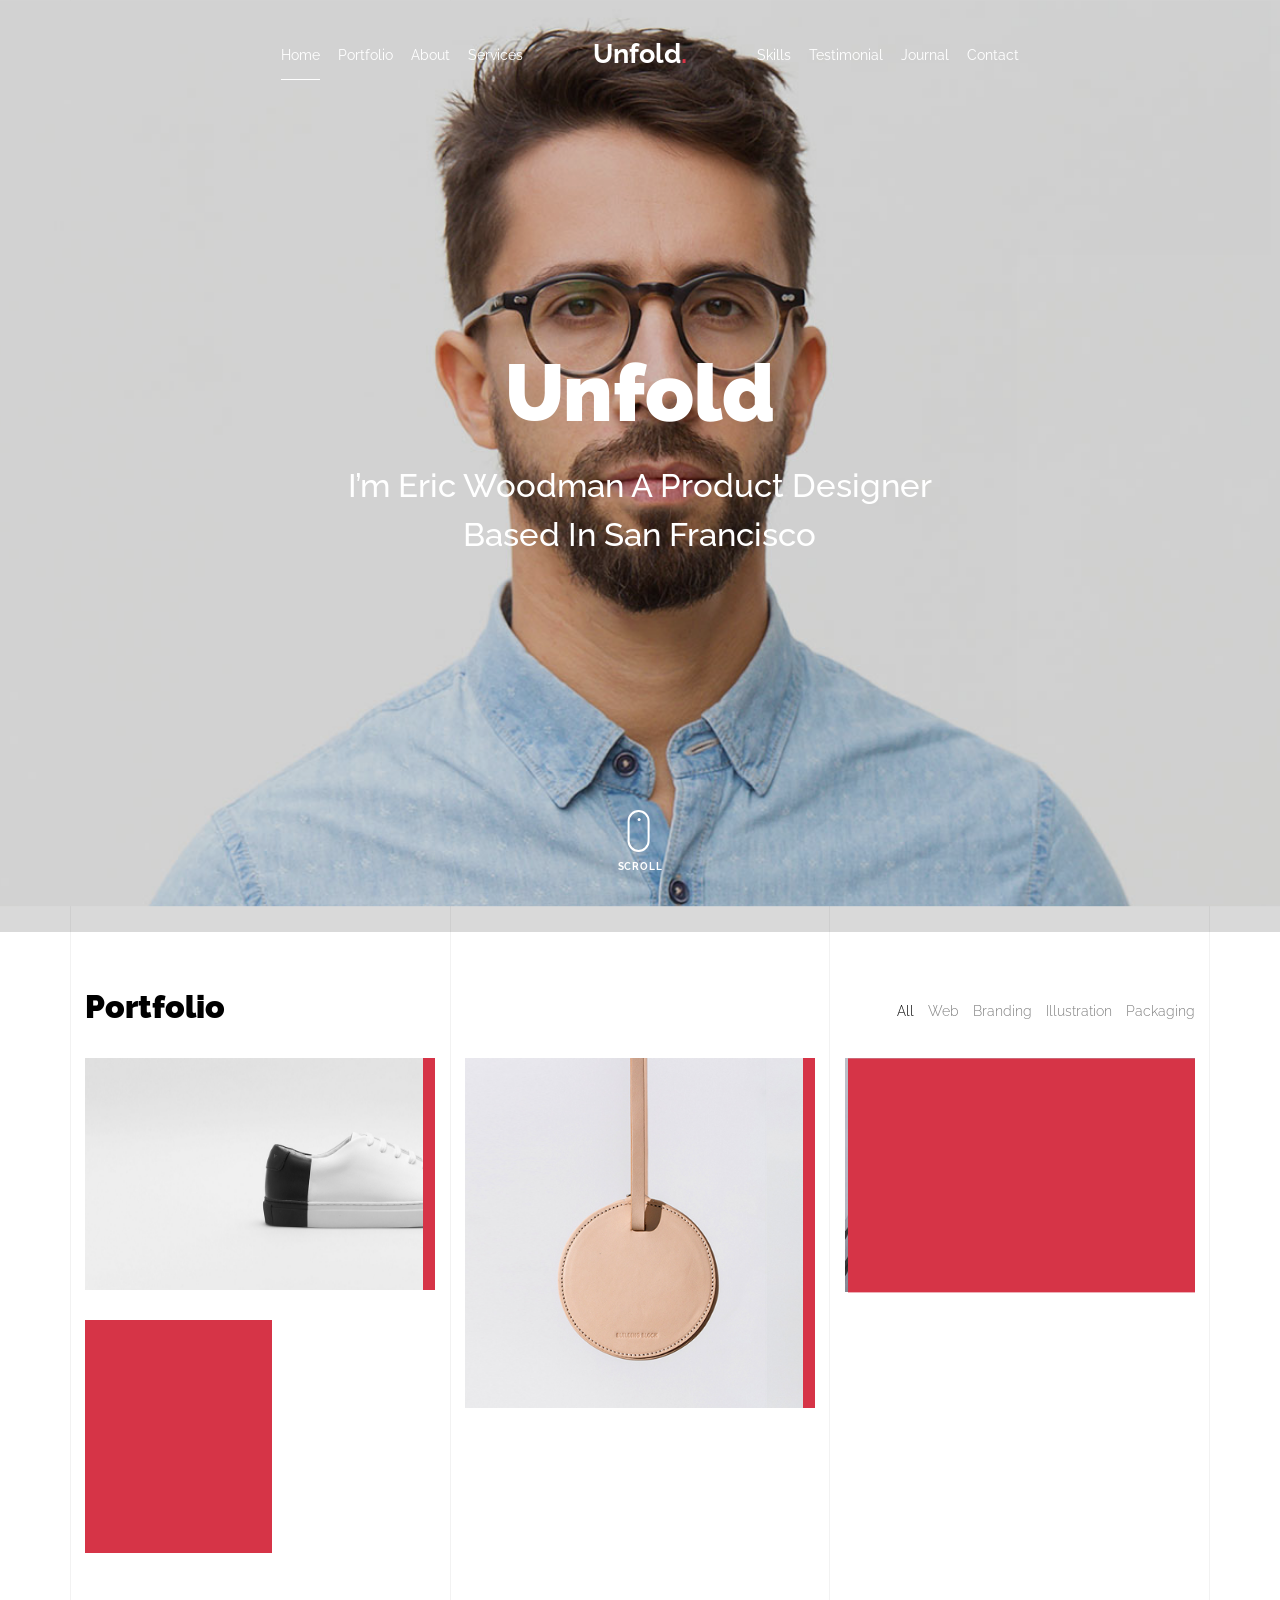
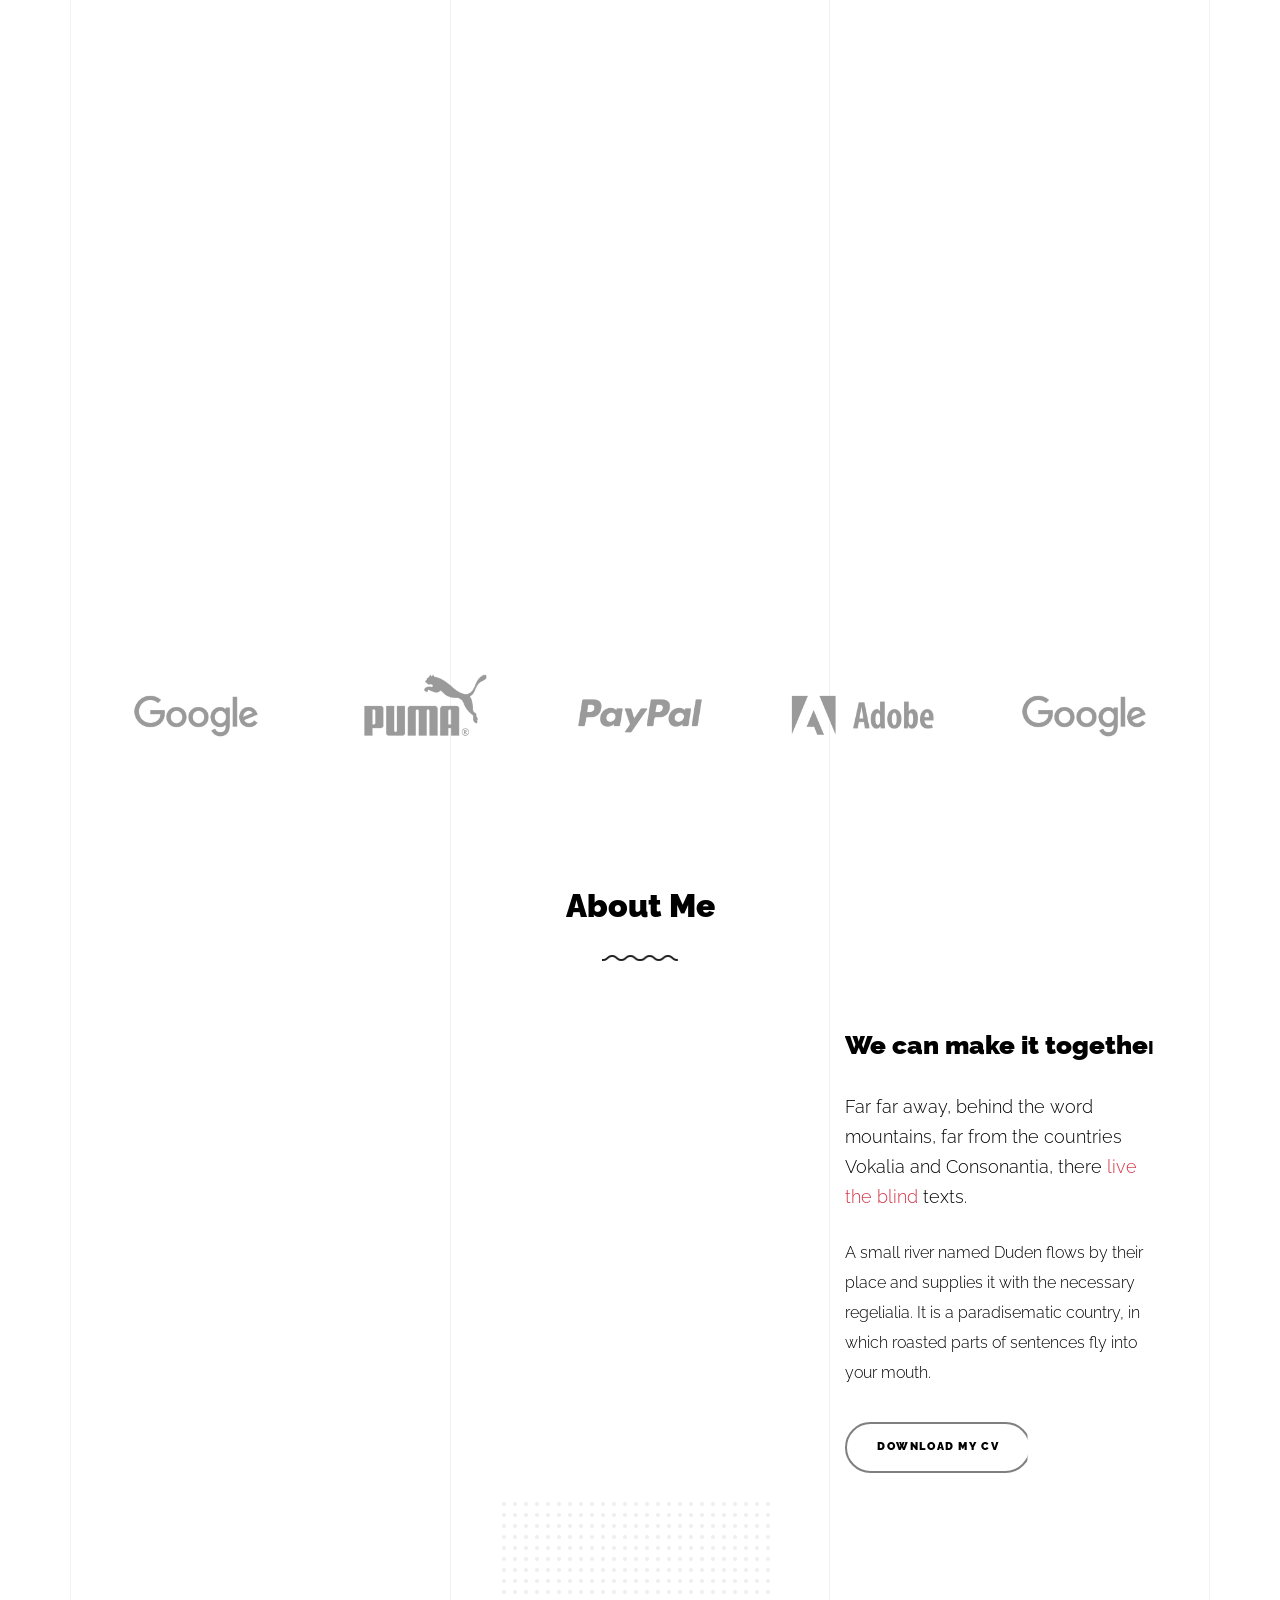
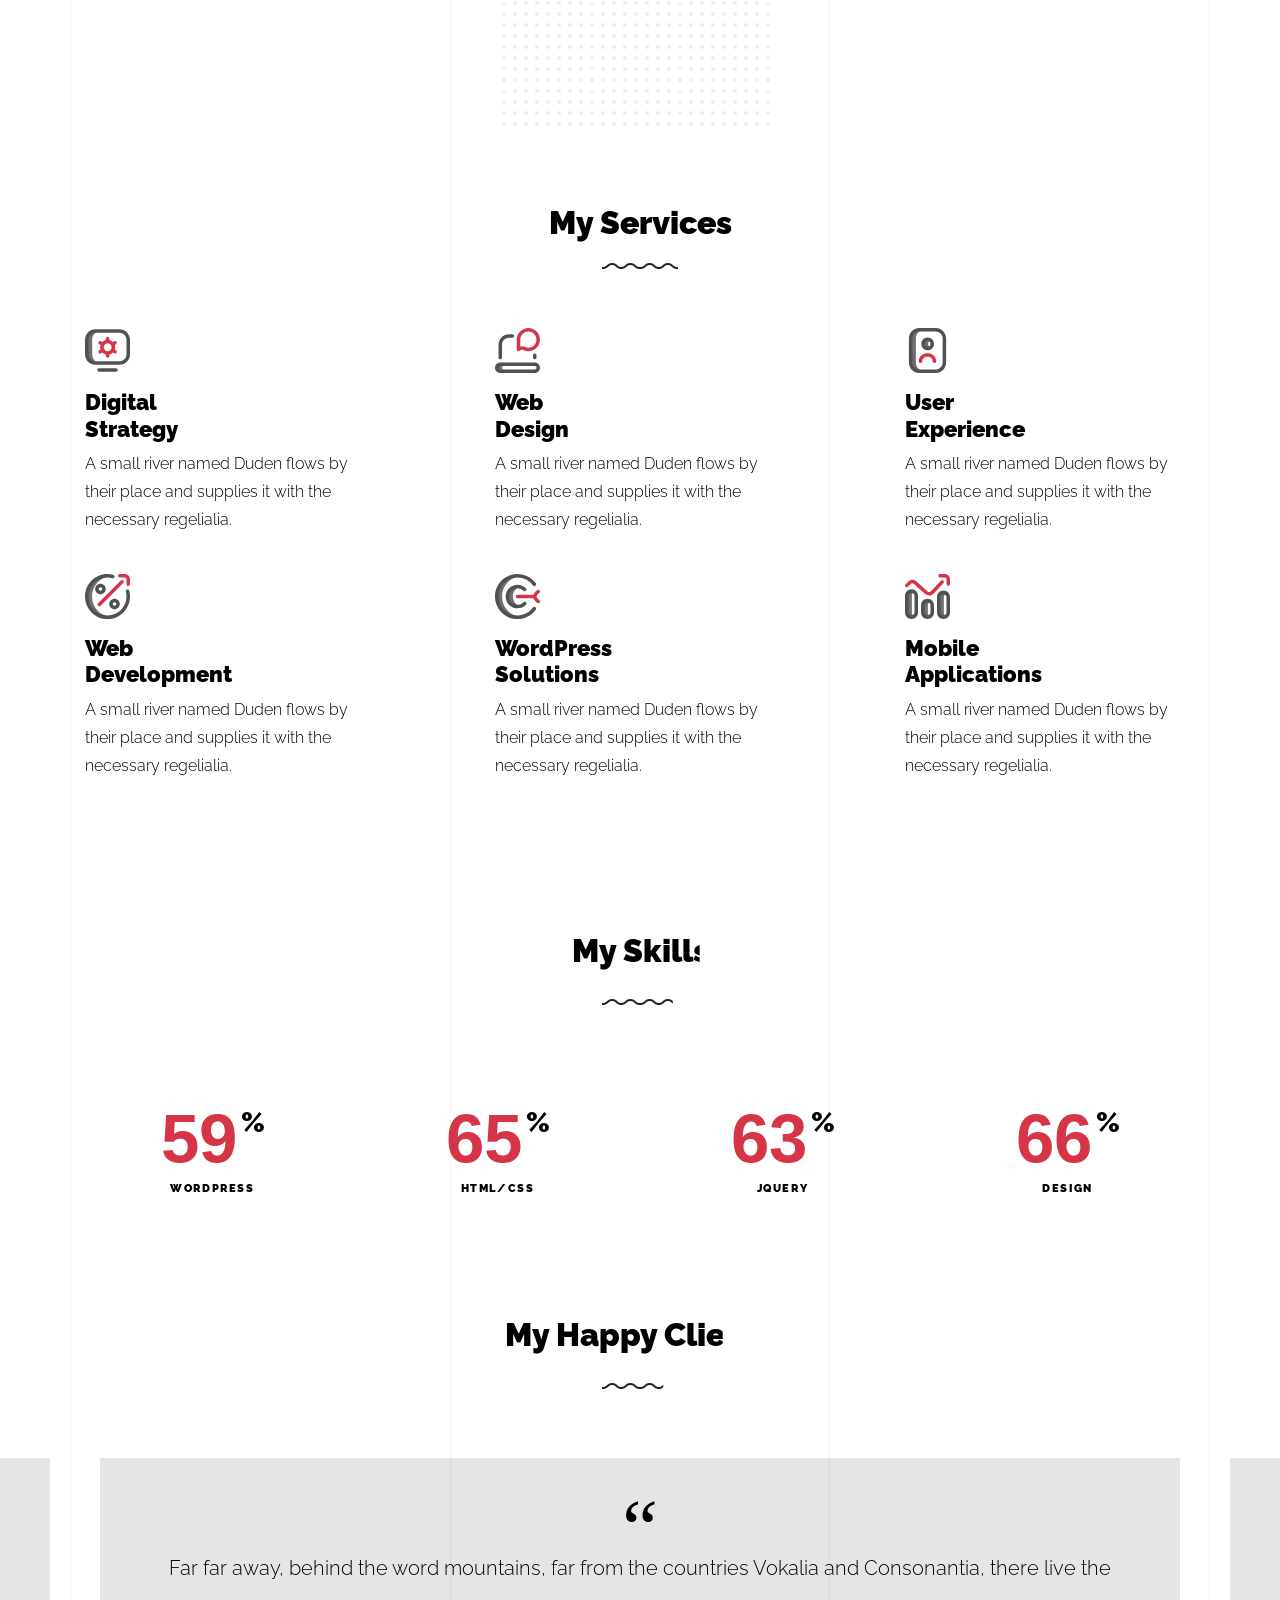
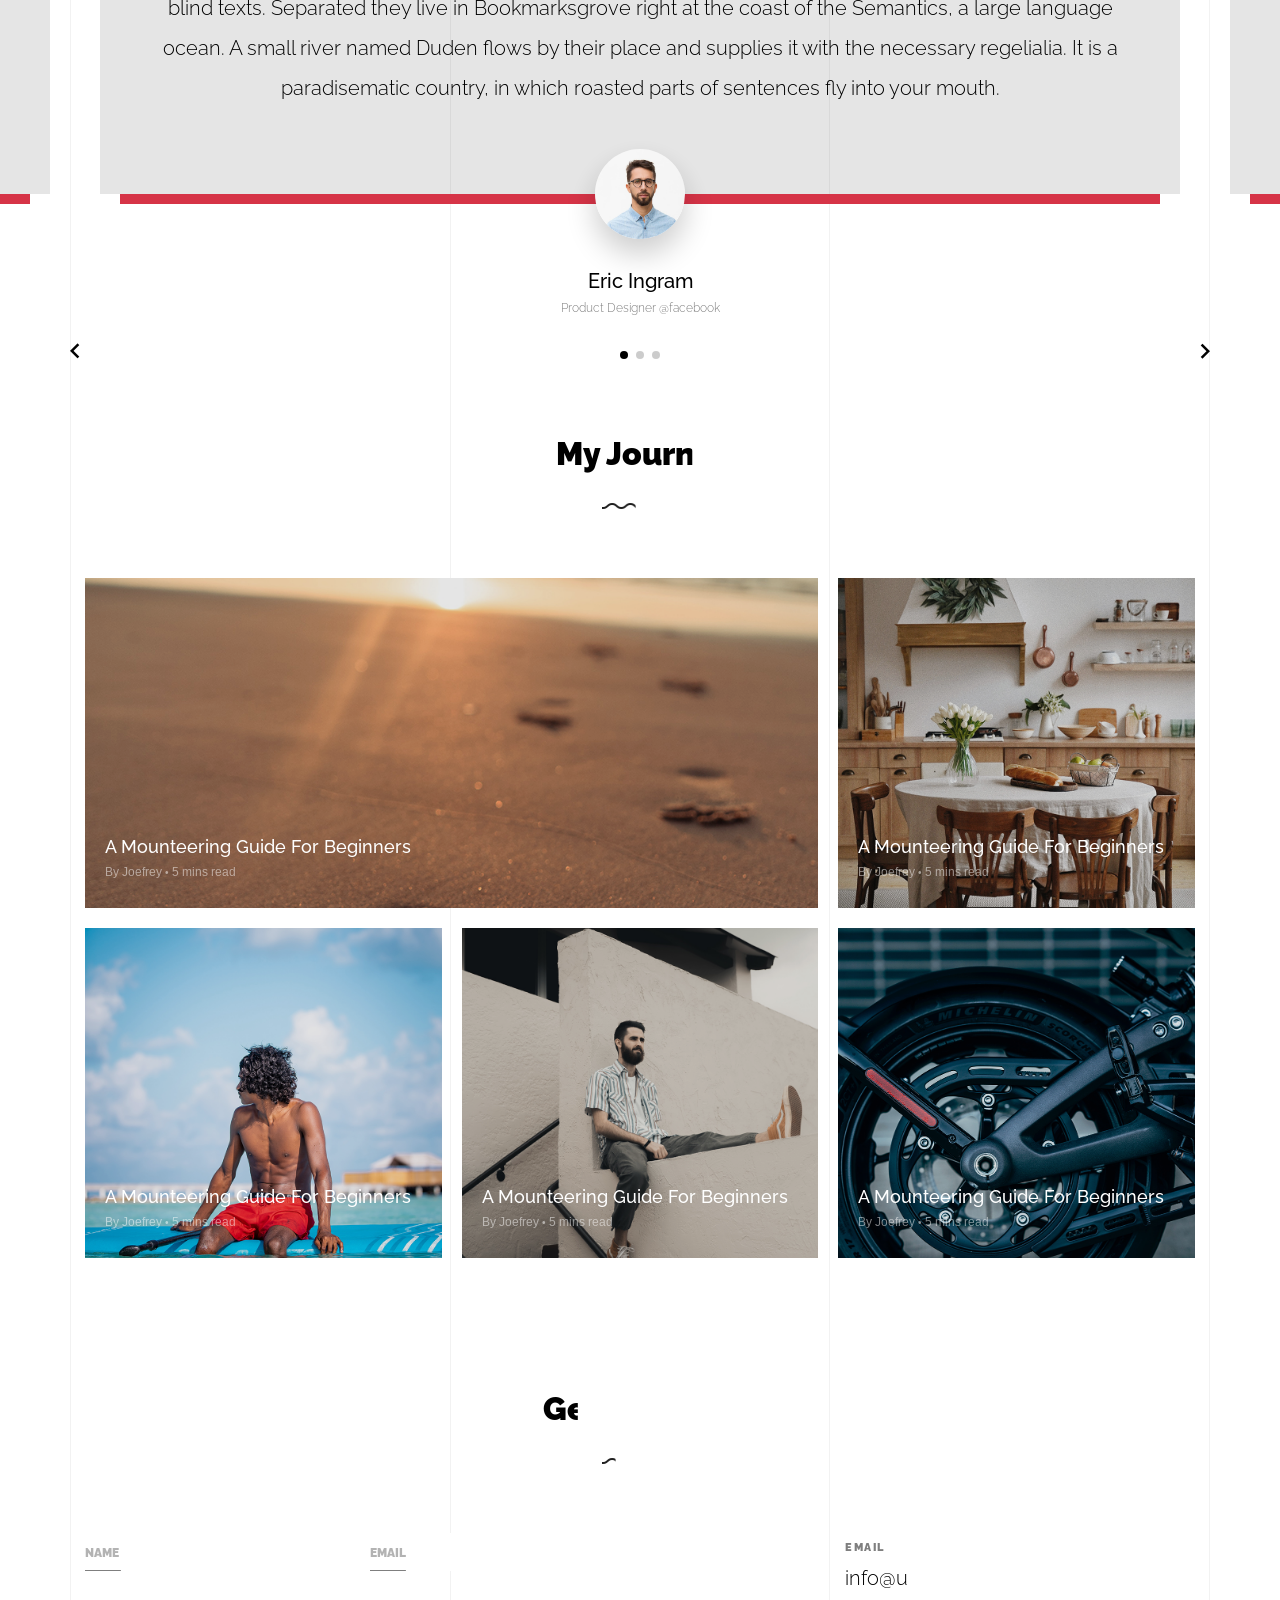
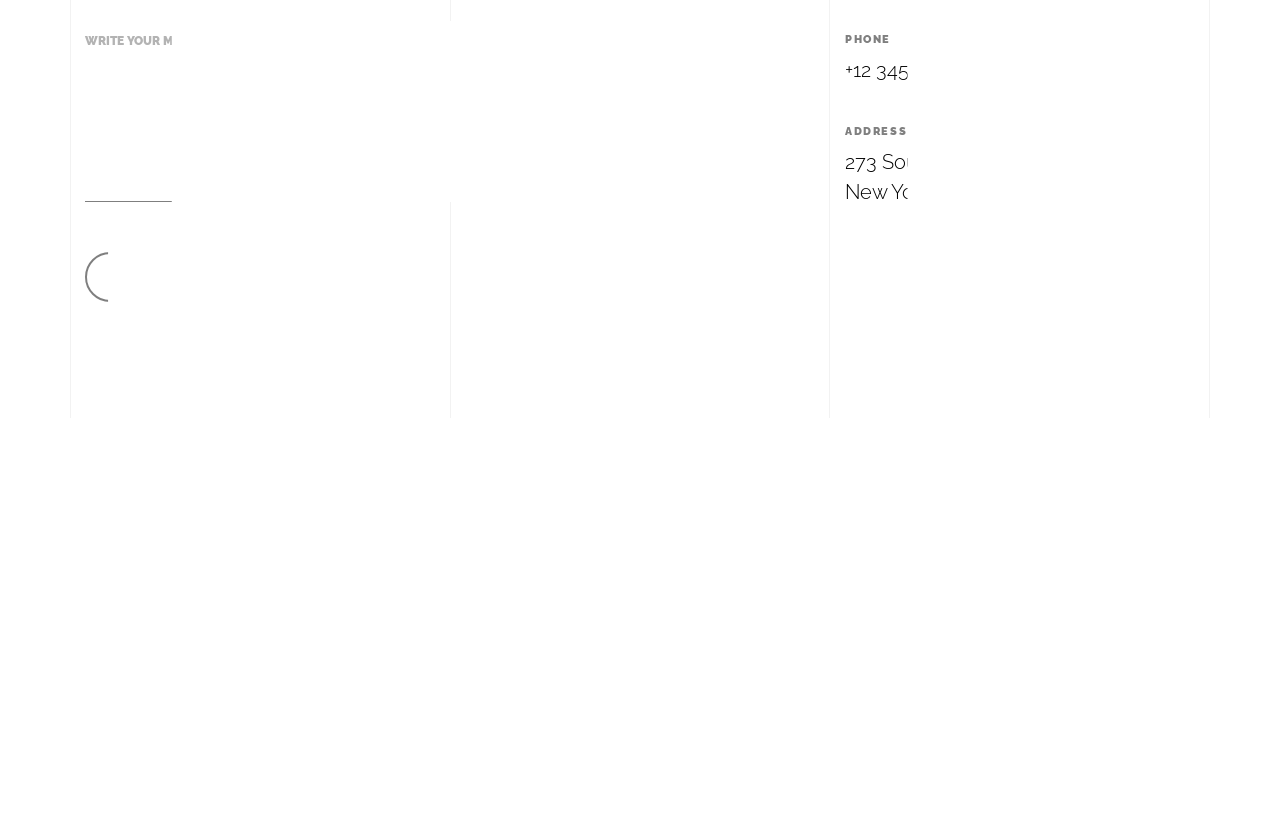
<file: light/index.html>
<!doctype html>
<html lang="en">
  <head>
    <title>Unfold &mdash; A onepage portfolio HTML template by Unslate.co</title>
    <meta charset="utf-8">
    <meta name="viewport" content="width=device-width, initial-scale=1, shrink-to-fit=no">
    
    <meta name="description" content="A onepage portfolio HTML template by Unslate.co">
    <meta name="keywords" content="html, css, javascript, jquery">
    <meta name="author" content="Unslate.co">

    <link rel="stylesheet" href="css/vendor/icomoon/style.css">
    <link rel="stylesheet" href="css/vendor/owl.carousel.min.css">
    <link rel="stylesheet" href="css/vendor/aos.css">
    <link rel="stylesheet" href="css/vendor/animate.min.css">
    <link rel="stylesheet" href="css/vendor/bootstrap.min.css">
    <link rel="stylesheet" href="css/vendor/jquery.fancybox.min.css">
    

    <!-- Theme Style -->
    <link rel="stylesheet" href="css/style.css">

  </head>
  <body data-spy="scroll" data-target=".site-nav-target" data-offset="200">

    <nav class="unslate_co--site-mobile-menu">
      <div class="close-wrap d-flex">
        <a href="#" class="d-flex ml-auto js-menu-toggle">
          <span class="close-label">Close</span>
          <div class="close-times">
            <span class="bar1"></span>
            <span class="bar2"></span>
          </div>
        </a>
      </div>
      <div class="site-mobile-inner"></div>
    </nav>


    <div class="unslate_co--site-wrap">

      <div class="unslate_co--site-inner">

        <div class="lines-wrap">
          <div class="lines-inner">
            <div class="lines"></div>
          </div>
        </div>
        <!-- END lines -->
      
      <nav class="unslate_co--site-nav site-nav-target">

        <div class="container">
        
          <div class="row align-items-center justify-content-between text-left">
            <div class="col-md-5 text-right">
              <ul class="site-nav-ul js-clone-nav text-left d-none d-lg-inline-block">
                <li class="has-children">
                  <a href="#home-section" class="nav-link">Home</a>
                  <ul class="dropdown">
                    <li>
                      <a href="index.html">Hero Image BG</a>
                    </li>
                    <li>
                      <a href="index-video.html">Video BG</a>
                    </li>
                    <li>
                      <a href="index-hero-slider.html">Hero Slider</a>
                    </li>
                    <li>
                      <a href="index-sidebar-menu.html">Sidebar Menu</a>
                    </li>
                    <li>
                      <a href="index-right-menu.html">Right Menu</a>
                    </li>
                  </ul>
                </li>
                <li><a href="#portfolio-section" class="nav-link">Portfolio</a></li>
                <li><a href="#about-section" class="nav-link">About</a></li>
                <li><a href="#services-section" class="nav-link">Services</a></li>
              </ul>
            </div>
            <div class="site-logo pos-absolute">
              <a href="index.html" class="unslate_co--site-logo">Unfold<span>.</span></a>
            </div>
            <div class="col-md-5 text-right text-lg-left">
              <ul class="site-nav-ul js-clone-nav text-left d-none d-lg-inline-block">
                <li><a href="#skills-section" class="nav-link">Skills</a></li>
                <li><a href="#testimonial-section" class="nav-link">Testimonial</a></li>
                <li><a href="#journal-section" class="nav-link">Journal</a></li>
                <li><a href="#contact-section" class="nav-link">Contact</a></li>
              </ul>

              <ul class="site-nav-ul-none-onepage text-right d-inline-block d-lg-none">
                <li><a href="#" class="js-menu-toggle">Menu</a></li>
              </ul>

            </div>
          </div>
        </div>

      </nav>
      <!-- END nav -->

      <div class="cover-v1 jarallax overlay" style="background-image: url('images/cover_bg_1.jpg');" id="home-section">
        <div class="container">
          <div class="row align-items-center">
              
            <div class="col-md-7 mx-auto text-center">
              <h1 class="heading gsap-reveal-hero text-white">Unfold</h1>
              <h2 class="subheading gsap-reveal-hero text-white">I’m Eric Woodman A Product Designer Based In San Francisco</h2>
            </div>

          </div>
        </div>


        <!-- dov -->
        <a href="#portfolio-section" class="mouse-wrap smoothscroll">
          <span class="mouse">
            <span class="scroll"></span>
          </span>
          <span class="mouse-label">Scroll</span>
        </a>

      </div>
      <!-- END .cover-v1 -->



      <div class="unslate_co--section" id="portfolio-section">
        <div class="container">
          
          
          <div class="relative"><div class="loader-portfolio-wrap"><div class="loader-portfolio dark"></div></div> </div>
          <div id="portfolio-single-holder"></div>

          <div class="portfolio-wrapper">

            <div class="d-flex align-items-center mb-4 gsap-reveal gsap-reveal-filter">
              <h2 class="mr-auto heading-h2">Portfolio</h2>
              
              <a href="#" class="text-black js-filter d-inline-block d-lg-none">Filter</a>
              
              <div class="filter-wrap">
                <div class="filter ml-auto" id="filters">
                  <a href="#" class="active" data-filter="*">All</a>
                  <a href="#" data-filter=".web">Web</a>
                  <a href="#" data-filter=".branding">Branding</a>
                  <a href="#" data-filter=".illustration">Illustration</a>
                  <a href="#" data-filter=".packaging">Packaging</a>
                </div>
              </div>

            </div>


            
            <div id="posts" class="row gutter-isotope-item">
              <div class="item web branding col-sm-6 col-md-6 col-lg-4 isotope-mb-2">
                <a href="portfolio-single-1.html" class="portfolio-item ajax-load-page isotope-item gsap-reveal-img" data-id="1">
                    <div class="overlay">
                      <span class="wrap-icon icon-link2"></span>
                      <div class="portfolio-item-content">
                        <h3>Shoe Rebranding</h3>
                        <p>web, branding</p>
                      </div>
                    </div>
                    <img src="images/work_1_md.jpg" class="lazyload  img-fluid" alt="Images" />
                  </a>
              </div>
              <div class="item branding packaging illustration col-sm-6 col-md-6 col-lg-4 isotope-mb-2 ">
                <a href="portfolio-single-3.html" class="portfolio-item ajax-load-page item-portrait isotope-item gsap-reveal-img" data-id="3">
                    <div class="overlay">
                      <span class="wrap-icon icon-link2"></span>
                      <div class="portfolio-item-content">
                        <h3>Reworking</h3>
                        <p>branding, packaging, illustration</p>
                      </div>
                    </div>
                    <img src="images/work_2_md.jpg" class="lazyload  img-fluid" alt="Images" />
                  </a>
              </div>

              <div class="item branding packaging col-sm-6 col-md-6 col-lg-4 isotope-mb-2">
                <a href="portfolio-single-4.html" class="portfolio-item isotope-item ajax-load-page gsap-reveal-img" data-id="4">
                    <div class="overlay">
                      <span class="wrap-icon icon-link2"></span>
                      <div class="portfolio-item-content">
                        <h3>Modern Building</h3>
                        <p>branding, packaging</p>
                      </div>
                    </div>
                    <img src="images/work_3_md.jpg" class="lazyload  img-fluid" alt="Images" />
                  </a>
              </div>

              <div class="item web packaging col-sm-6 col-md-6 col-lg-4 isotope-mb-2">

                <a href="images/work_4_full.jpg" class="portfolio-item isotope-item gsap-reveal-img" data-fancybox="gallery" data-caption="Watch">
                    <div class="overlay">
                      <span class="wrap-icon icon-photo2"></span>
                      <div class="portfolio-item-content">
                        <h3>Watch</h3>
                        <p>web, packaging</p>
                      </div>
                    </div>
                    <img src="images/work_4_full.jpg" class="lazyload  img-fluid" alt="Images" />
                  </a>

              </div>

              <div class="item illustration packaging col-sm-6 col-md-6 col-lg-4 isotope-mb-2">
                <a href="images/work_5_md.jpg" class="portfolio-item isotope-item gsap-reveal-img" data-fancybox="gallery" data-caption="Shoe Rebranding">
                    <div class="overlay">
                      <span class="wrap-icon icon-photo2"></span>
                      <div class="portfolio-item-content">
                        <h3>Shoe Rebranding</h3>
                        <p>illustration, packaging</p>
                      </div>
                    </div>
                    <img src="images/work_5_md.jpg" class="lazyload  img-fluid" alt="Images" />
                  </a>
              </div>

              <div class="item web branding col-sm-6 col-md-6 col-lg-4 isotope-mb-2">
                <a href="portfolio-single-2.html" class="portfolio-item ajax-load-page item-portrait isotope-item gsap-reveal-img" data-id="2">
                    <div class="overlay">
                      <span class="wrap-icon icon-link2"></span>
                      <div class="portfolio-item-content">
                        <h3>Reshape</h3>
                        <p>web, branding</p>
                      </div>
                    </div>
                    <img src="images/work_6_md.jpg" class="lazyload  img-fluid" alt="Images" />
                  </a>
              </div>

              <div class="item branding packaging col-sm-6 col-md-6 col-lg-4 isotope-mb-2">
                <a href="images/work_7_a_md.jpg" class="portfolio-item item-portrait isotope-item gsap-reveal-img" data-fancybox="gallery" data-caption="Modern Building">
                    <div class="overlay">
                      <span class="wrap-icon icon-photo2"></span>
                      <div class="portfolio-item-content">
                        <h3>Modern Building</h3>
                        <p>branding, packaging</p>
                      </div>
                    </div>
                    <img src="images/work_7_a_md.jpg" class="lazyload  img-fluid" alt="Images" />
                  </a>
              </div>

              <div class="item web branding col-sm-6 col-md-6 col-lg-4 isotope-mb-2">
                <a href="https://www.youtube.com/watch?v=mwtbEGNABWU" class="portfolio-item isotope-item gsap-reveal-img" data-fancybox="gallery" data-caption="Showreel 2019">
                    <div class="overlay">
                      <span class="wrap-icon icon-play_circle_filled"></span>
                      <div class="portfolio-item-content">
                        <h3>Showreel 2019</h3>
                        <p>web, branding</p>
                      </div>
                    </div>
                    <img src="images/work_8_md.jpg" class="lazyload  img-fluid" alt="Images" />
                  </a>
              </div>

              <div class="item web illustration col-sm-6 col-md-6 col-lg-4 isotope-mb-2">
                <a href="images/work_9_a_md.jpg" class="portfolio-item isotope-item gsap-reveal-img" data-fancybox="gallery" data-caption="Render Packaging">
                    <div class="overlay">
                      <span class="wrap-icon icon-photo2"></span>
                      <div class="portfolio-item-content">
                        <h3>Render Packaging</h3>
                        <p>web, illustration</p>
                      </div>
                    </div>
                    <img src="images/work_9_a_md.jpg" class="lazyload  img-fluid" alt="Images" />
                  </a>
              </div>

            </div>
            
          </div>


        </div>
      </div>



      <div class="unslate_co--section">
        <div class="container">
          <div class="owl-carousel logo-slider">
            <div class="logo-v1 gsap-reveal">
              <img src="images/logo-google.png" alt="Image" class="img-fluid">
            </div>
            <div class="logo-v1 gsap-reveal">
              <img src="images/logo-puma.png" alt="Image" class="img-fluid">
            </div>
            <div class="logo-v1 gsap-reveal">
              <img src="images/logo-paypal.png" alt="Image" class="img-fluid">
            </div>
            <div class="logo-v1 gsap-reveal">
              <img src="images/logo-adobe.png" alt="Image" class="img-fluid">
            </div>
          </div>
        </div>
      </div>


      <div class="unslate_co--section" id="about-section">
        <div class="container">
          
          <div class="section-heading-wrap text-center mb-5">
            <h2 class="heading-h2 text-center divider"><span class="gsap-reveal">About Me</span></h2>
            <span class="gsap-reveal"><img src="images/divider.png" alt="divider" width="76"></span>
          </div>
          

          <div class="row mt-5 justify-content-between">
            <div class="col-lg-7 mb-5 mb-lg-0" data-aos="fade-up">
              <figure class="dotted-bg gsap-reveal-img">
                <img src="images/about_me_pic.jpg" alt="Image" class="img-fluid">
              </figure>
            </div>
            <div class="col-lg-4 pr-lg-5">
              <h3 class="mb-4 heading-h3"><span class="gsap-reveal">We can make it together</span></h3>
              <p class="lead gsap-reveal">Far far away, behind the word mountains, far from the countries Vokalia and Consonantia, there <a href="#">live the blind</a> texts. </p>
              <p class="mb-4 gsap-reveal">A small river named Duden flows by their place and supplies it with the necessary regelialia. It is a paradisematic country, in which roasted parts of sentences fly into your mouth.</p>
              <p class="gsap-reveal"><a href="#" class="btn btn-outline-pill btn-custom-light">Download my CV</a></p>
            </div>
          </div>
        </div>
      </div>

      <div class="unslate_co--section" id="services-section">
        <div class="container">

          <div class="section-heading-wrap text-center mb-5">
            <h2 class="heading-h2 text-center divider">My Services</h2>
            <img src="images/divider.png" alt="divider" width="76">
          </div>

          <div class="row gutter-v3">
            <div class="col-md-6 col-lg-4 mb-4">
              <div class="feature-v1" data-aos="fade-up" data-aos-delay="0">
                <div class="wrap-icon mb-3">
                  <img src="images/svg/001-options.svg" alt="Image" width="45">
                </div>
                <h3>Digital <br> Strategy</h3>
                <p>A small river named Duden flows by their place and supplies it with the necessary regelialia. </p>
              </div> 
            </div>
            <div class="col-md-6 col-lg-4 mb-4">
              <div class="feature-v1" data-aos="fade-up" data-aos-delay="100">
                <div class="wrap-icon mb-3">
                  <img src="images/svg/002-chat.svg" alt="Icon" width="45">
                </div>
                <h3>Web <br> Design</h3>
                <p>A small river named Duden flows by their place and supplies it with the necessary regelialia. </p>
              </div> 
            </div>
            <div class="col-md-6 col-lg-4 mb-4">
              <div class="feature-v1" data-aos="fade-up" data-aos-delay="200">
                <div class="wrap-icon mb-3">
                  <img src="images/svg/003-contact-book.svg" alt="Image" class="img-fluid" width="45">
                </div>
                <h3>User <br> Experience</h3>
                <p>A small river named Duden flows by their place and supplies it with the necessary regelialia. </p>
              </div> 
            </div>

            <div class="col-md-6 col-lg-4 mb-4">
              <div class="feature-v1" data-aos="fade-up" data-aos-delay="0">
                <div class="wrap-icon mb-3">
                  <img src="images/svg/004-percentage.svg" alt="Image" width="45">
                </div>
                <h3>Web <br> Development</h3>
                <p>A small river named Duden flows by their place and supplies it with the necessary regelialia. </p>
              </div> 
            </div>
            <div class="col-md-6 col-lg-4 mb-4">
              <div class="feature-v1" data-aos="fade-up" data-aos-delay="100">
                <div class="wrap-icon mb-3">
                  <img src="images/svg/006-goal.svg" alt="Image" width="45">
                </div>
                <h3>WordPress <br> Solutions</h3>
                <p>A small river named Duden flows by their place and supplies it with the necessary regelialia. </p>
              </div> 
            </div>
            <div class="col-md-6 col-lg-4 mb-4">
              <div class="feature-v1" data-aos="fade-up" data-aos-delay="200">
                <div class="wrap-icon mb-3">
                  <img src="images/svg/005-line-chart.svg" alt="Image" width="45">
                </div>
                <h3>Mobile <br> Applications</h3>
                <p>A small river named Duden flows by their place and supplies it with the necessary regelialia. </p>
              </div> 
            </div>

          </div>

        </div>
      </div>

      <div class="unslate_co--section section-counter" id="skills-section">
        <div class="container">
          <div class="section-heading-wrap text-center mb-5">
            <h2 class="heading-h2 text-center divider"><span class="gsap-reveal">My Skills</span></h2>
            <span class="gsap-reveal"><img src="images/divider.png" alt="divider" width="76"></span>
          </div>


          <div class="row pt-5">
            <div class="col-6 col-sm-6 mb-5 mb-lg-0 col-md-6 col-lg-3" data-aos="fade-up" data-aos-delay="0">
              <div class="counter-v1 text-center">
                <span class="number-wrap">
                  <span class="number number-counter" data-number="90">0</span>
                  <span class="append-text">%</span>
                </span>
                <span class="counter-label">WordPress</span>
              </div>
            </div>
            <div class="col-6 col-sm-6 mb-5 mb-lg-0 col-md-6 col-lg-3" data-aos="fade-up" data-aos-delay="100">
              <div class="counter-v1 text-center">
                <span class="number-wrap">
                  <span class="number number-counter" data-number="99">0</span>
                  <span class="append-text">%</span>
                </span>
                <span class="counter-label">HTML/CSS</span>
              </div>
            </div>
            <div class="col-6 col-sm-6 mb-5 mb-lg-0 col-md-6 col-lg-3" data-aos="fade-up" data-aos-delay="200">
              <div class="counter-v1 text-center">
                <span class="number-wrap">
                  <span class="number number-counter" data-number="95">0</span>
                  <span class="append-text">%</span>
                </span>
                <span class="counter-label">jQuery</span>
              </div>
            </div>
            <div class="col-6 col-sm-6 mb-5 mb-lg-0 col-md-6 col-lg-3" data-aos="fade-up" data-aos-delay="300">
              <div class="counter-v1 text-center">
                <span class="number-wrap">
                  <span class="number number-counter" data-number="100">0</span>
                  <span class="append-text">%</span>
                </span>
                <span class="counter-label">Design</span>
              </div>
            </div>
          </div>
        </div>
      </div>
      <!-- END .counter -->

      <div class="unslate_co--section" id="testimonial-section">
        <div class="container">
          <div class="section-heading-wrap text-center mb-5">
            <h2 class="heading-h2 text-center divider"><span class="gsap-reveal">My Happy Clients</span></h2>
            <span class="gsap-reveal"><img src="images/divider.png" alt="divider" width="76"></span>
          </div>
        </div>

        <div class="owl-carousel testimonial-slider">
          <div>
            <div class="testimonial-v1">
              <div class="testimonial-inner-bg">
                <span class="quote">&ldquo;</span>
                <blockquote>
                  Far far away, behind the word mountains, far from the countries Vokalia and Consonantia, there live the blind texts. Separated they live in Bookmarksgrove right at the coast of the Semantics, a large language ocean. A small river named Duden flows by their place and supplies it with the necessary regelialia. It is a paradisematic country, in which roasted parts of sentences fly into your mouth.
                </blockquote>
              </div>
              
              <div class="testimonial-author-info">
                <img src="images/person_man_1.jpg" alt="Image">
                <h3>Eric Ingram</h3>
                <span class="d-block position">Product Designer @facebook</span>
              </div>

            </div>
          </div>
          <div>
            <div class="testimonial-v1">
              <div class="testimonial-inner-bg">
                <span class="quote">&ldquo;</span>
                <blockquote>
                  Far far away, behind the word mountains, far from the countries Vokalia and Consonantia, there live the blind texts. Separated they live in Bookmarksgrove right at the coast of the Semantics, a large language ocean. A small river named Duden flows by their place and supplies it with the necessary regelialia. It is a paradisematic country, in which roasted parts of sentences fly into your mouth.
                </blockquote>
              </div>
              
              <div class="testimonial-author-info">
                <img src="images/person_man_2.jpg" alt="Image">
                <h3>Ryan Mullins</h3>
                <span class="d-block position">Product Designer @Shopify</span>
              </div>

            </div>
          </div>
          <div>
            <div class="testimonial-v1">
              <div class="testimonial-inner-bg">
                <span class="quote">&ldquo;</span>
                <blockquote>
                  Far far away, behind the word mountains, far from the countries Vokalia and Consonantia, there live the blind texts. Separated they live in Bookmarksgrove right at the coast of the Semantics, a large language ocean. A small river named Duden flows by their place and supplies it with the necessary regelialia. It is a paradisematic country, in which roasted parts of sentences fly into your mouth.
                </blockquote>
              </div>
              
              <div class="testimonial-author-info">
                <img src="images/person_woman_1.jpg" alt="Image">
                <h3>Erica Miller</h3>
                <span class="d-block position">Product Designer @Twitter</span>
              </div>

            </div>
          </div>
        </div>

      </div>
      <!-- END testimonial -->

      <div class="unslate_co--section" id="journal-section">
        <div class="container">
          <div class="section-heading-wrap text-center mb-5">
            <h2 class="heading-h2 text-center divider"><span class="gsap-reveal">My Journal</span></h2>
            <span class="gsap-reveal"><img src="images/divider.png" alt="divider" width="76"></span>
          </div>

          
          <div class="row gutter-v4 align-items-stretch">
            <div class="col-sm-6 col-md-6 col-lg-8 blog-post-entry" data-aos="fade-up" data-aos-delay="0">

              <a href="blog-single.html" class="grid-item blog-item w-100 h-100">
                <div class="overlay">
                  <div class="portfolio-item-content">
                    <h3>A Mounteering Guide For Beginners</h3>
                    <p class="post-meta">By Joefrey <span class="small">&bullet;</span> 5 mins read</p>
                  </div>
                </div>
                <img src="images/post_1.jpg" class="lazyload" alt="Image" />
              </a>


            </div>
            <div class="col-sm-6 col-md-6 col-lg-4 blog-post-entry" data-aos="fade-up" data-aos-delay="100">
              <a href="blog-single.html" class="grid-item blog-item w-100 h-100">
                <div class="overlay">
                  <div class="portfolio-item-content">
                    <h3>A Mounteering Guide For Beginners</h3>
                    <p class="post-meta">By Joefrey <span class="small">&bullet;</span> 5 mins read</p>
                  </div>
                </div>
                <img src="images/post_2.jpg" class="lazyload" alt="Image" />
              </a>
            </div>


            <div class="col-sm-6 col-md-6 col-lg-4 blog-post-entry" data-aos="fade-up" data-aos-delay="0">

              <a href="blog-single.html" class="grid-item blog-item w-100 h-100">
                <div class="overlay">
                  <div class="portfolio-item-content">
                    <h3>A Mounteering Guide For Beginners</h3>
                    <p class="post-meta">By Joefrey <span class="small">&bullet;</span> 5 mins read</p>
                  </div>
                </div>
                <img src="images/post_3.jpg" class="lazyload" alt="Image" />
              </a>


            </div>
            <div class="col-sm-6 col-md-6 col-lg-4 blog-post-entry" data-aos="fade-up" data-aos-delay="100">
              <a href="blog-single.html" class="grid-item blog-item w-100 h-100">
                <div class="overlay">
                  <div class="portfolio-item-content">
                    <h3>A Mounteering Guide For Beginners</h3>
                    <p class="post-meta">By Joefrey <span class="small">&bullet;</span> 5 mins read</p>
                  </div>
                </div>
                <img src="images/post_4.jpg" class="lazyload" alt="Image" />
              </a>
            </div>

            <div class="col-sm-6 col-md-6 col-lg-4 blog-post-entry" data-aos="fade-up" data-aos-delay="200">
              <a href="blog-single.html" class="grid-item blog-item w-100 h-100">
                <div class="overlay">
                  <div class="portfolio-item-content">
                    <h3>A Mounteering Guide For Beginners</h3>
                    <p class="post-meta">By Joefrey <span class="small">&bullet;</span> 5 mins read</p>
                  </div>
                </div>
                <img src="images/post_5.jpg" class="lazyload" alt="Image" />
              </a>
            </div>


          </div>

        </div>
      </div>
      <!-- END blog posts -->


      <div class="unslate_co--section" id="contact-section">
        <div class="container">
          <div class="section-heading-wrap text-center mb-5">
            <h2 class="heading-h2 text-center divider"><span class="gsap-reveal">Get In Touch</span></h2>
            <span class="gsap-reveal"><img src="images/divider.png" alt="divider" width="76"></span>
          </div>


          <div class="row justify-content-between">
            
            <div class="col-md-6">
              <form method="post" class="form-outline-style-v1" id="contactForm">
                <div class="form-group row mb-0">

                  <div class="col-lg-6 form-group gsap-reveal">
                    <label for="name">Name</label>
                    <input name="name" type="text" class="form-control" id="name">
                  </div>
                  <div class="col-lg-6 form-group gsap-reveal">
                    <label for="email">Email</label>
                    <input name="email" type="email" class="form-control" id="email">
                  </div>
                  <div class="col-lg-12 form-group gsap-reveal">
                    <label for="message">Write your message...</label>
                    <textarea name="message" id="message" cols="30" rows="7" class="form-control"></textarea>
                  </div>
                </div>
                <div class="form-group row gsap-reveal">
                    <div class="col-md-12 d-flex align-items-center">
                      <input type="submit" class="btn btn-outline-pill btn-custom-light mr-3" value="Send Message">
                      <span class="submitting"></span>
                    </div>
                  </div>
              </form>
              <div id="form-message-warning" class="mt-4"></div> 
              <div id="form-message-success">
                Your message was sent, thank you!
              </div>

            </div>

            <div class="col-md-4">
              <div class="contact-info-v1">
                <div class="gsap-reveal d-block">
                  <span class="d-block contact-info-label">Email</span>
                  <a href="#" class="contact-info-val">info@unslate.co</a>
                </div>
                <div class="gsap-reveal d-block">
                  <span class="d-block contact-info-label">Phone</span>
                  <a href="#" class="contact-info-val">+12 345 6789 012</a>
                </div>
                <div class="gsap-reveal d-block">
                  <span class="d-block contact-info-label">Address</span>
                  <address class="contact-info-val">273 South Riverview Rd. <br> New York, NY 10011</address>
                </div>
              </div>
            </div>

          </div>
        </div>
      </div>
      </div> 

      <footer class="unslate_co--footer unslate_co--section">
        <div class="container">
          <div class="row justify-content-center">
            <div class="col-md-7">
              
              <div class="footer-site-logo"><a href="#">Unfold<span>.</span></a></div>

              <ul class="footer-site-social">
                <li><a href="#">Facebook</a></li>
                <li><a href="#">Twitter</a></li>
                <li><a href="#">Instagram</a></li>
                <li><a href="#">Dribbble</a></li>
                <li><a href="#">Behance</a></li>
              </ul>

              <p class="site-copyright">
                <small>&copy; 2020 <a href="#">Unfold  </a>. All Rights Reserved. Design with <span class="icon-heart text-danger"></span> by <a href="#">Unslate.co</a>.</small>
              </p>

            </div>
          </div>
        </div>
      </footer>

      
    </div>

    <!-- Loader -->
    <div id="unslate_co--overlayer"></div>
    <div class="site-loader-wrap">
      <div class="site-loader dark"></div>
    </div>

    <script src="js/scripts-dist.js"></script>
    <script src="js/main.js"></script>

    <!-- Global site tag (gtag.js) - Google Analytics -->
<script async src="https://www.googletagmanager.com/gtag/js?id=UA-157808202-1"></script>
<script>
  window.dataLayer = window.dataLayer || [];
  function gtag(){dataLayer.push(arguments);}
  gtag('js', new Date());

  gtag('config', 'UA-157808202-1');
</script>

  </body>
</html>
</file>
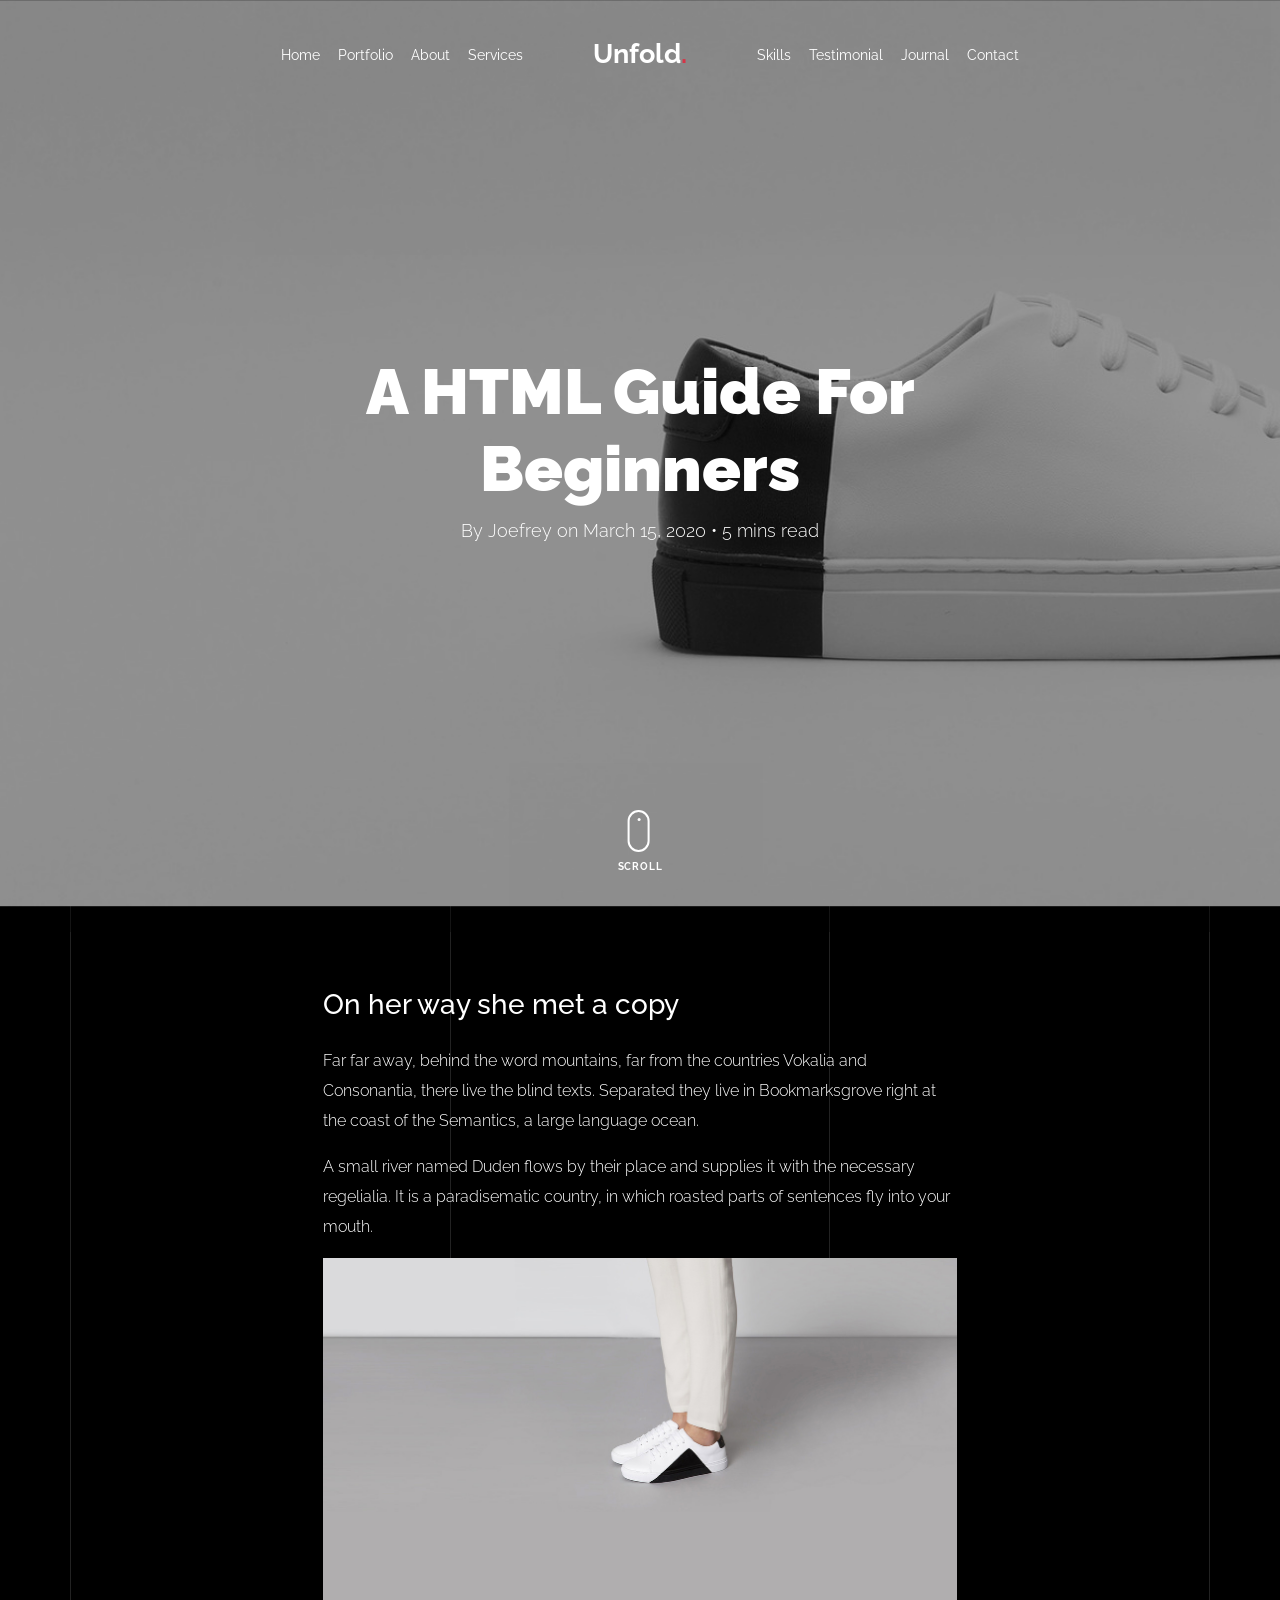
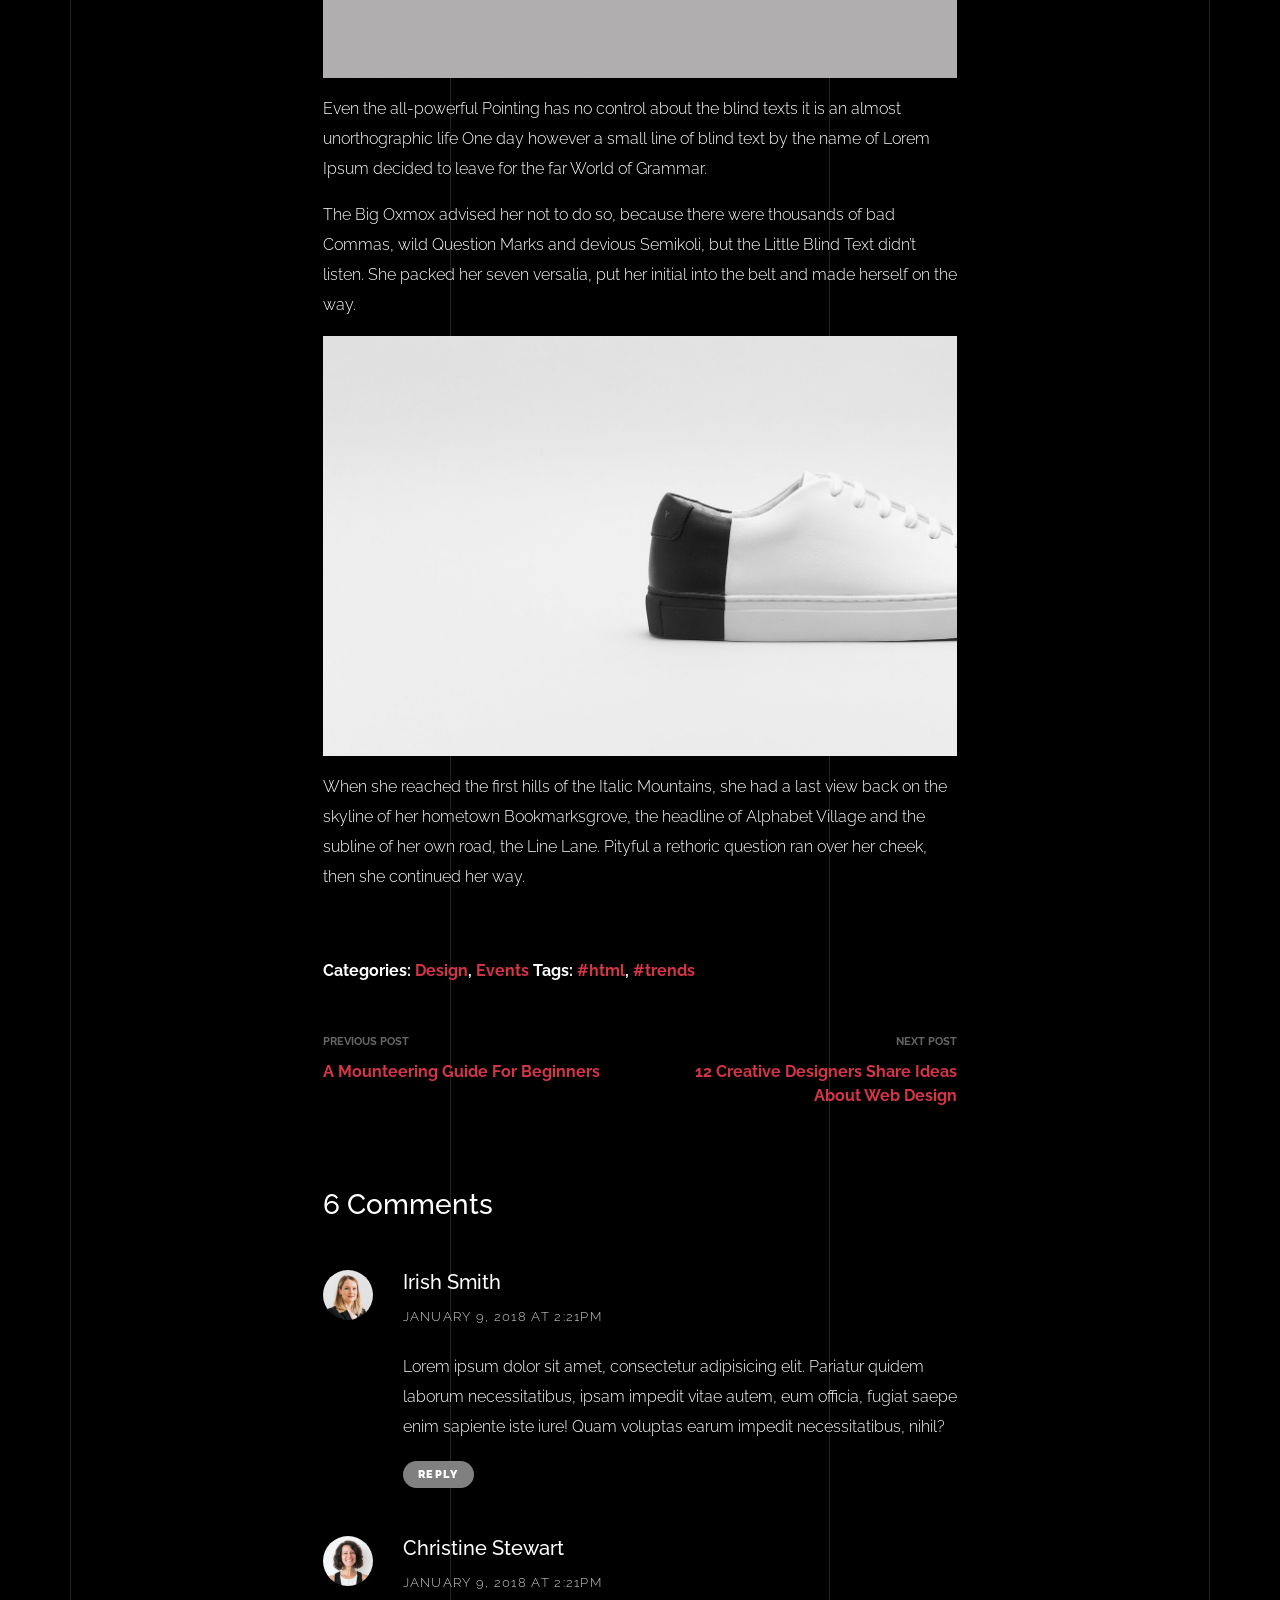
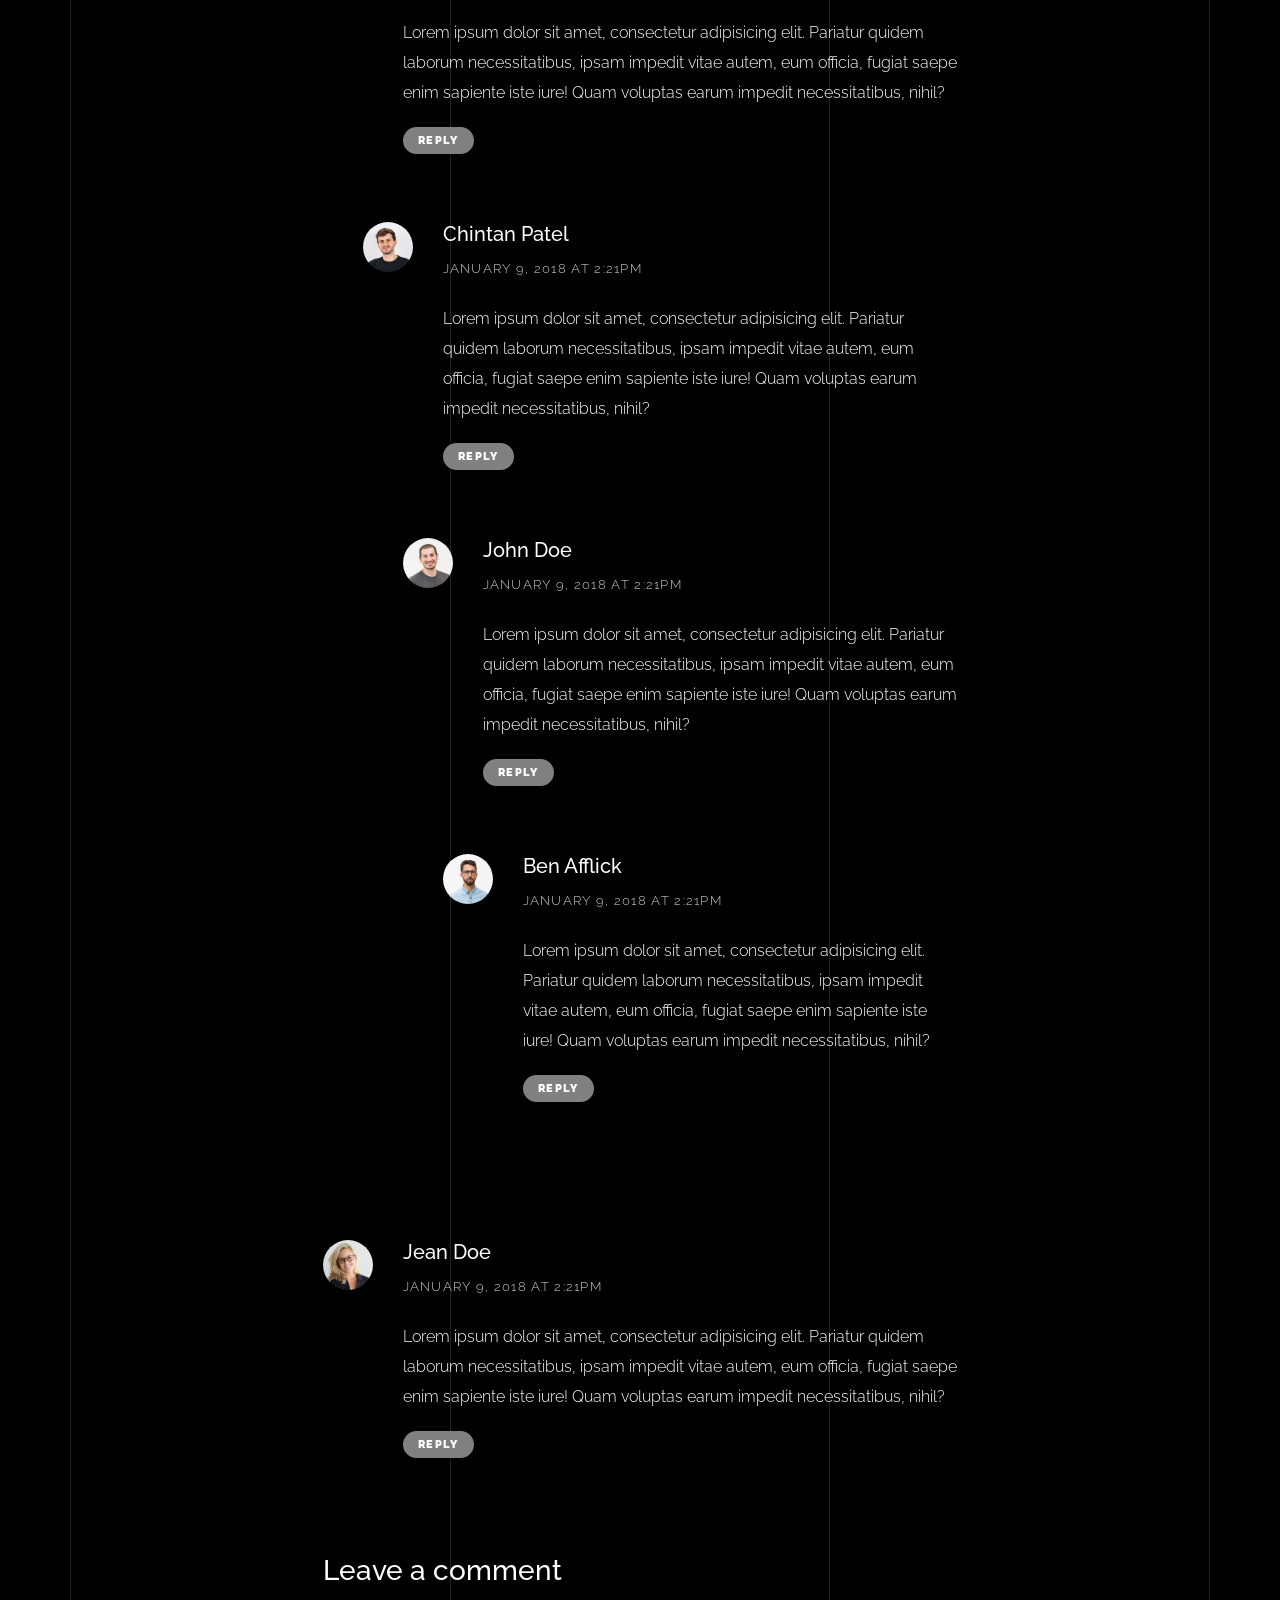
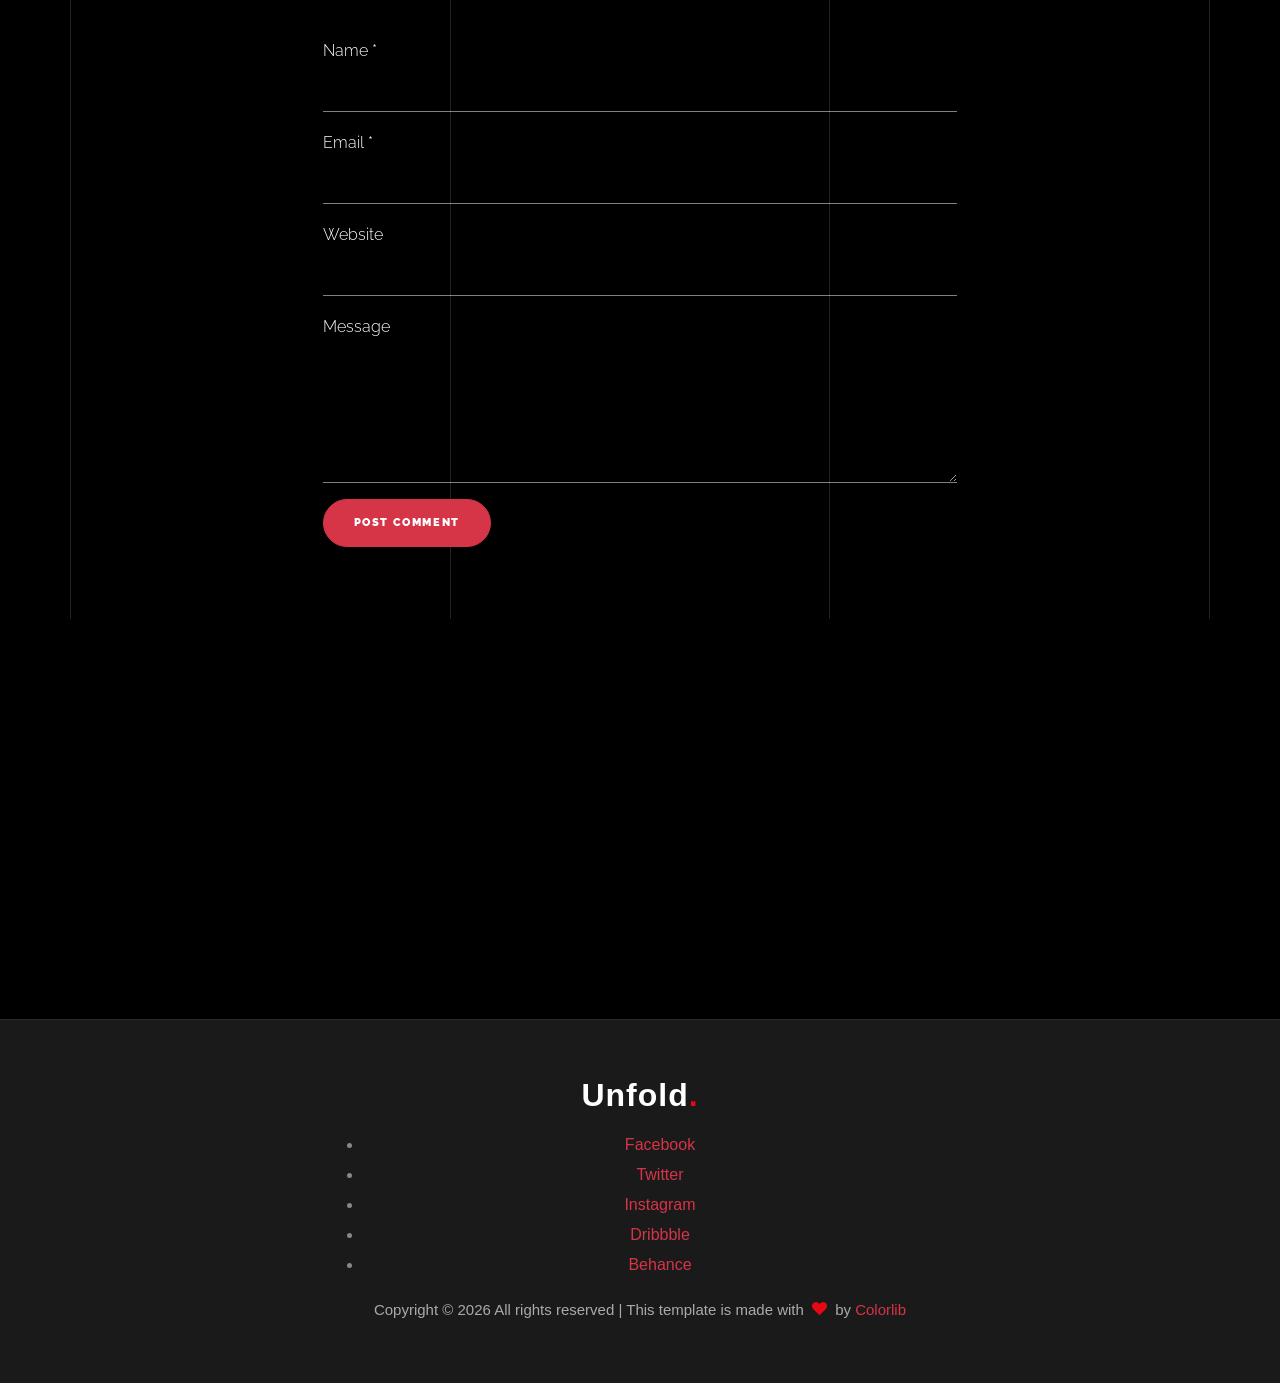
<file: blog-single.html>
<!doctype html>
<html lang="en">
  <head>
    <title>Unfold &mdash; A onepage portfolio HTML template by Colorlib</title>
    <meta charset="utf-8">
    <meta name="viewport" content="width=device-width, initial-scale=1, shrink-to-fit=no">
    
    <meta name="description" content="">
    <meta name="keywords" content="html, css, javascript, jquery">
    <meta name="author" content="">

    <link rel="stylesheet" href="css/vendor/icomoon/style.css">
    <link rel="stylesheet" href="css/vendor/owl.carousel.min.css">
    <link rel="stylesheet" href="css/vendor/aos.css">
    <link rel="stylesheet" href="css/vendor/animate.min.css">
    <link rel="stylesheet" href="css/vendor/bootstrap.min.css">
    <link rel="stylesheet" href="css/vendor/jquery.fancybox.min.css">
    

    <!-- Theme Style -->
    <link rel="stylesheet" href="css/style.css">

  </head>
  <body data-spy="scroll" data-target=".site-nav-target" data-offset="200">

    <nav class="unslate_co--site-mobile-menu">
      <div class="close-wrap d-flex">
        <a href="#" class="d-flex ml-auto js-menu-toggle">
          <span class="close-label">Close</span>
          <div class="close-times">
            <span class="bar1"></span>
            <span class="bar2"></span>
          </div>
        </a>
      </div>
      <div class="site-mobile-inner"></div>
    </nav>


    <div class="unslate_co--site-wrap">

      <div class="unslate_co--site-inner">

        <div class="lines-wrap">
          <div class="lines-inner">
            <div class="lines"></div>
          </div>
        </div>
        <!-- END lines -->
      
      <nav class="unslate_co--site-nav site-nav-target">

        <div class="container">
        
          <div class="row align-items-center justify-content-between text-left">
            <div class="col-md-5 text-right">
              <ul class="site-nav-ul js-clone-nav text-left d-none d-lg-inline-block">
                <li class="has-children">
                  <a href="index.html#home-section" class="nav-link">Home</a>
                  <ul class="dropdown">
                    <li>
                      <a href="index.html">Hero Image BG</a>
                    </li>
                    <li>
                      <a href="index-video.html">Video BG</a>
                    </li>
                    <li>
                      <a href="index-hero-slider.html">Hero Slider</a>
                    </li>
                    <li>
                      <a href="index-sidebar-menu.html">Sidebar Menu</a>
                    </li>
                    <li>
                      <a href="index-right-menu.html">Right Menu</a>
                    </li>
                  </ul>
                </li>
                <li><a href="index.html#portfolio-section" class="nav-link">Portfolio</a></li>
                <li><a href="index.html#about-section" class="nav-link">About</a></li>
                <li><a href="index.html#services-section" class="nav-link">Services</a></li>
              </ul>
            </div>
            <div class="site-logo pos-absolute">
              <a href="index.html" class="unslate_co--site-logo">Unfold<span>.</span></a>
            </div>
            <div class="col-md-5 text-right text-lg-left">
              <ul class="site-nav-ul js-clone-nav text-left d-none d-lg-inline-block">
                <li><a href="index.html#skills-section" class="nav-link">Skills</a></li>
                <li><a href="index.html#testimonial-section" class="nav-link">Testimonial</a></li>
                <li><a href="index.html#journal-section" class="nav-link active">Journal</a></li>
                <li><a href="index.html#contact-section" class="nav-link">Contact</a></li>
              </ul>

              <ul class="site-nav-ul-none-onepage text-right d-inline-block d-lg-none">
                <li><a href="#" class="js-menu-toggle">Menu</a></li>
              </ul>

            </div>
          </div>
        </div>

      </nav>
      <!-- END nav -->

      <div class="cover-v1 jarallax overlay" style="background-image: url('images/work_1_full.jpg');">
        <div class="container">
          <div class="row align-items-center">
              
            <div class="col-md-8 mx-auto text-center">
              <h1 class="blog-heading" data-aos="fade-up" data-aos-delay="0">A HTML Guide For Beginners</h1>
              <div class="post-meta" data-aos="fade-up" data-aos-delay="100">By Joefrey on March 15, 2020 &bullet; 5 mins read</div>
            </div>

          </div>
        </div>


        <!-- dov -->
        <a href="#blog-single-section" class="mouse-wrap smoothscroll">
          <span class="mouse">
            <span class="scroll"></span>
          </span>
          <span class="mouse-label">Scroll</span>
        </a>

      </div>
      <!-- END .cover-v1 -->

      <div class="unslate_co--section" id="blog-single-section">
        <div class="container">
          <div class="row justify-content-center">
            <div class="col-md-7">
              <h3 class="mb-4">On her way she met a copy</h3>
              <p>Far far away, behind the word mountains, far from the countries Vokalia and Consonantia, there live the blind texts. Separated they live in Bookmarksgrove right at the coast of the Semantics, a large language ocean.</p>
              <p>A small river named Duden flows by their place and supplies it with the necessary regelialia. It is a paradisematic country, in which roasted parts of sentences fly into your mouth.</p>
              <p><img src="images/work_1_a_full.jpg" alt="Image" class="img-fluid"></p>
              <p>Even the all-powerful Pointing has no control about the blind texts it is an almost unorthographic life One day however a small line of blind text by the name of Lorem Ipsum decided to leave for the far World of Grammar.</p>
              <p>The Big Oxmox advised her not to do so, because there were thousands of bad Commas, wild Question Marks and devious Semikoli, but the Little Blind Text didn’t listen. She packed her seven versalia, put her initial into the belt and made herself on the way.</p>
              <p><img src="images/work_1_full.jpg" alt="Image" class="img-fluid"></p>
              <p>When she reached the first hills of the Italic Mountains, she had a last view back on the skyline of her hometown Bookmarksgrove, the headline of Alphabet Village and the subline of her own road, the Line Lane. Pityful a rethoric question ran over her cheek, then she continued her way.</p>


              <div class="pt-5 categories_tags ">
                <p>Categories:  <a href="#">Design</a>, <a href="#">Events</a>  Tags: <a href="#">#html</a>, <a href="#">#trends</a></p>
              </div>

              <div class="post-single-navigation d-flex align-items-stretch">
                <a href="#" class="mr-auto w-50 pr-4">
                  <span class="d-block">Previous Post</span>
                  A Mounteering Guide For Beginners
                </a>
                <a href="#" class="ml-auto w-50 text-right pl-4">
                  <span class="d-block">Next Post</span>
                  12 Creative Designers Share Ideas About Web Design
                </a>
              </div>


            <div class="pt-5">
              <h3 class="mb-5">6 Comments</h3>
              <ul class="comment-list">
                <li class="comment">
                  <div class="vcard bio">
                    <img src="images/person_woman_2.jpg" alt="Image placeholder">
                  </div>
                  <div class="comment-body">
                    <h3>Irish Smith</h3>
                    <div class="meta">January 9, 2018 at 2:21pm</div>
                    <p>Lorem ipsum dolor sit amet, consectetur adipisicing elit. Pariatur quidem laborum necessitatibus, ipsam impedit vitae autem, eum officia, fugiat saepe enim sapiente iste iure! Quam voluptas earum impedit necessitatibus, nihil?</p>
                    <p><a href="#" class="reply">Reply</a></p>
                  </div>
                </li>

                <li class="comment">
                  <div class="vcard bio">
                    <img src="images/person_woman_1.jpg" alt="Image placeholder">
                  </div>
                  <div class="comment-body">
                    <h3>Christine Stewart</h3>
                    <div class="meta">January 9, 2018 at 2:21pm</div>
                    <p>Lorem ipsum dolor sit amet, consectetur adipisicing elit. Pariatur quidem laborum necessitatibus, ipsam impedit vitae autem, eum officia, fugiat saepe enim sapiente iste iure! Quam voluptas earum impedit necessitatibus, nihil?</p>
                    <p><a href="#" class="reply">Reply</a></p>
                  </div>

                  <ul class="children">
                    <li class="comment">
                      <div class="vcard bio">
                        <img src="images/person_man_3.jpg" alt="Image placeholder">
                      </div>
                      <div class="comment-body">
                        <h3>Chintan Patel</h3>
                        <div class="meta">January 9, 2018 at 2:21pm</div>
                        <p>Lorem ipsum dolor sit amet, consectetur adipisicing elit. Pariatur quidem laborum necessitatibus, ipsam impedit vitae autem, eum officia, fugiat saepe enim sapiente iste iure! Quam voluptas earum impedit necessitatibus, nihil?</p>
                        <p><a href="#" class="reply">Reply</a></p>
                      </div>


                      <ul class="children">
                        <li class="comment">
                          <div class="vcard bio">
                            <img src="images/person_man_2.jpg" alt="Image placeholder">
                          </div>
                          <div class="comment-body">
                            <h3>John Doe</h3>
                            <div class="meta">January 9, 2018 at 2:21pm</div>
                            <p>Lorem ipsum dolor sit amet, consectetur adipisicing elit. Pariatur quidem laborum necessitatibus, ipsam impedit vitae autem, eum officia, fugiat saepe enim sapiente iste iure! Quam voluptas earum impedit necessitatibus, nihil?</p>
                            <p><a href="#" class="reply">Reply</a></p>
                          </div>

                            <ul class="children">
                              <li class="comment">
                                <div class="vcard bio">
                                  <img src="images/person_man_1.jpg" alt="Image placeholder">
                                </div>
                                <div class="comment-body">
                                  <h3>Ben Afflick</h3>
                                  <div class="meta">January 9, 2018 at 2:21pm</div>
                                  <p>Lorem ipsum dolor sit amet, consectetur adipisicing elit. Pariatur quidem laborum necessitatibus, ipsam impedit vitae autem, eum officia, fugiat saepe enim sapiente iste iure! Quam voluptas earum impedit necessitatibus, nihil?</p>
                                  <p><a href="#" class="reply">Reply</a></p>
                                </div>
                              </li>
                            </ul>
                        </li>
                      </ul>
                    </li>
                  </ul>
                </li>

                <li class="comment">
                  <div class="vcard bio">
                    <img src="images/person_woman_3.jpg" alt="Image placeholder">
                  </div>
                  <div class="comment-body">
                    <h3>Jean Doe</h3>
                    <div class="meta">January 9, 2018 at 2:21pm</div>
                    <p>Lorem ipsum dolor sit amet, consectetur adipisicing elit. Pariatur quidem laborum necessitatibus, ipsam impedit vitae autem, eum officia, fugiat saepe enim sapiente iste iure! Quam voluptas earum impedit necessitatibus, nihil?</p>
                    <p><a href="#" class="reply">Reply</a></p>
                  </div>
                </li>
              </ul>
              <!-- END comment-list -->
              
              <div class="comment-form-wrap pt-5">
                <h3 class="mb-5">Leave a comment</h3>
                <form action="#" class="">
                  <div class="form-group">
                    <label for="name">Name *</label>
                    <input type="text" class="form-control" id="name">
                  </div>
                  <div class="form-group">
                    <label for="email">Email *</label>
                    <input type="email" class="form-control" id="email">
                  </div>
                  <div class="form-group">
                    <label for="website">Website</label>
                    <input type="url" class="form-control" id="website">
                  </div>

                  <div class="form-group">
                    <label for="message">Message</label>
                    <textarea name="message" id="message" cols="30" rows="5" class="form-control"></textarea>
                  </div>
                  <div class="form-group">
                    <input type="submit" value="Post Comment" class="btn btn-primary btn-md">
                  </div>

                </form>
              </div>
            </div>
            </div>
          </div>
        </div>
      </div>

      
      </div> 

      <footer class="unslate_co--footer unslate_co--section">
        <div class="container">
          <div class="row justify-content-center">
            <div class="col-md-7">
              
              <div class="footer-site-logo"><a href="#">Unfold<span>.</span></a></div>

              <ul class="footer-site-social">
                <li><a href="#">Facebook</a></li>
                <li><a href="#">Twitter</a></li>
                <li><a href="#">Instagram</a></li>
                <li><a href="#">Dribbble</a></li>
                <li><a href="#">Behance</a></li>
              </ul>

              <p class="site-copyright">
                
                <!-- Link back to Colorlib can't be removed. Template is licensed under CC BY 3.0. -->
                Copyright &copy;
                <script>
                  document.write(new Date().getFullYear());
                </script> All rights reserved | This template is made with <i class="icon-heart"
                  aria-hidden="true"></i> by <a href="https://colorlib.com" target="_blank">Colorlib</a>
                <!-- Link back to Colorlib can't be removed. Template is licensed under CC BY 3.0. -->
              
              </p>

            </div>
          </div>
        </div>
      </footer>

      
    </div>

    <!-- Loader -->
    <div id="unslate_co--overlayer"></div>
    <div class="site-loader-wrap">
      <div class="site-loader"></div>
    </div>

    <script src="js/scripts-dist.js"></script>
    <script src="js/main.js"></script>

  </body>
</html>
</file>
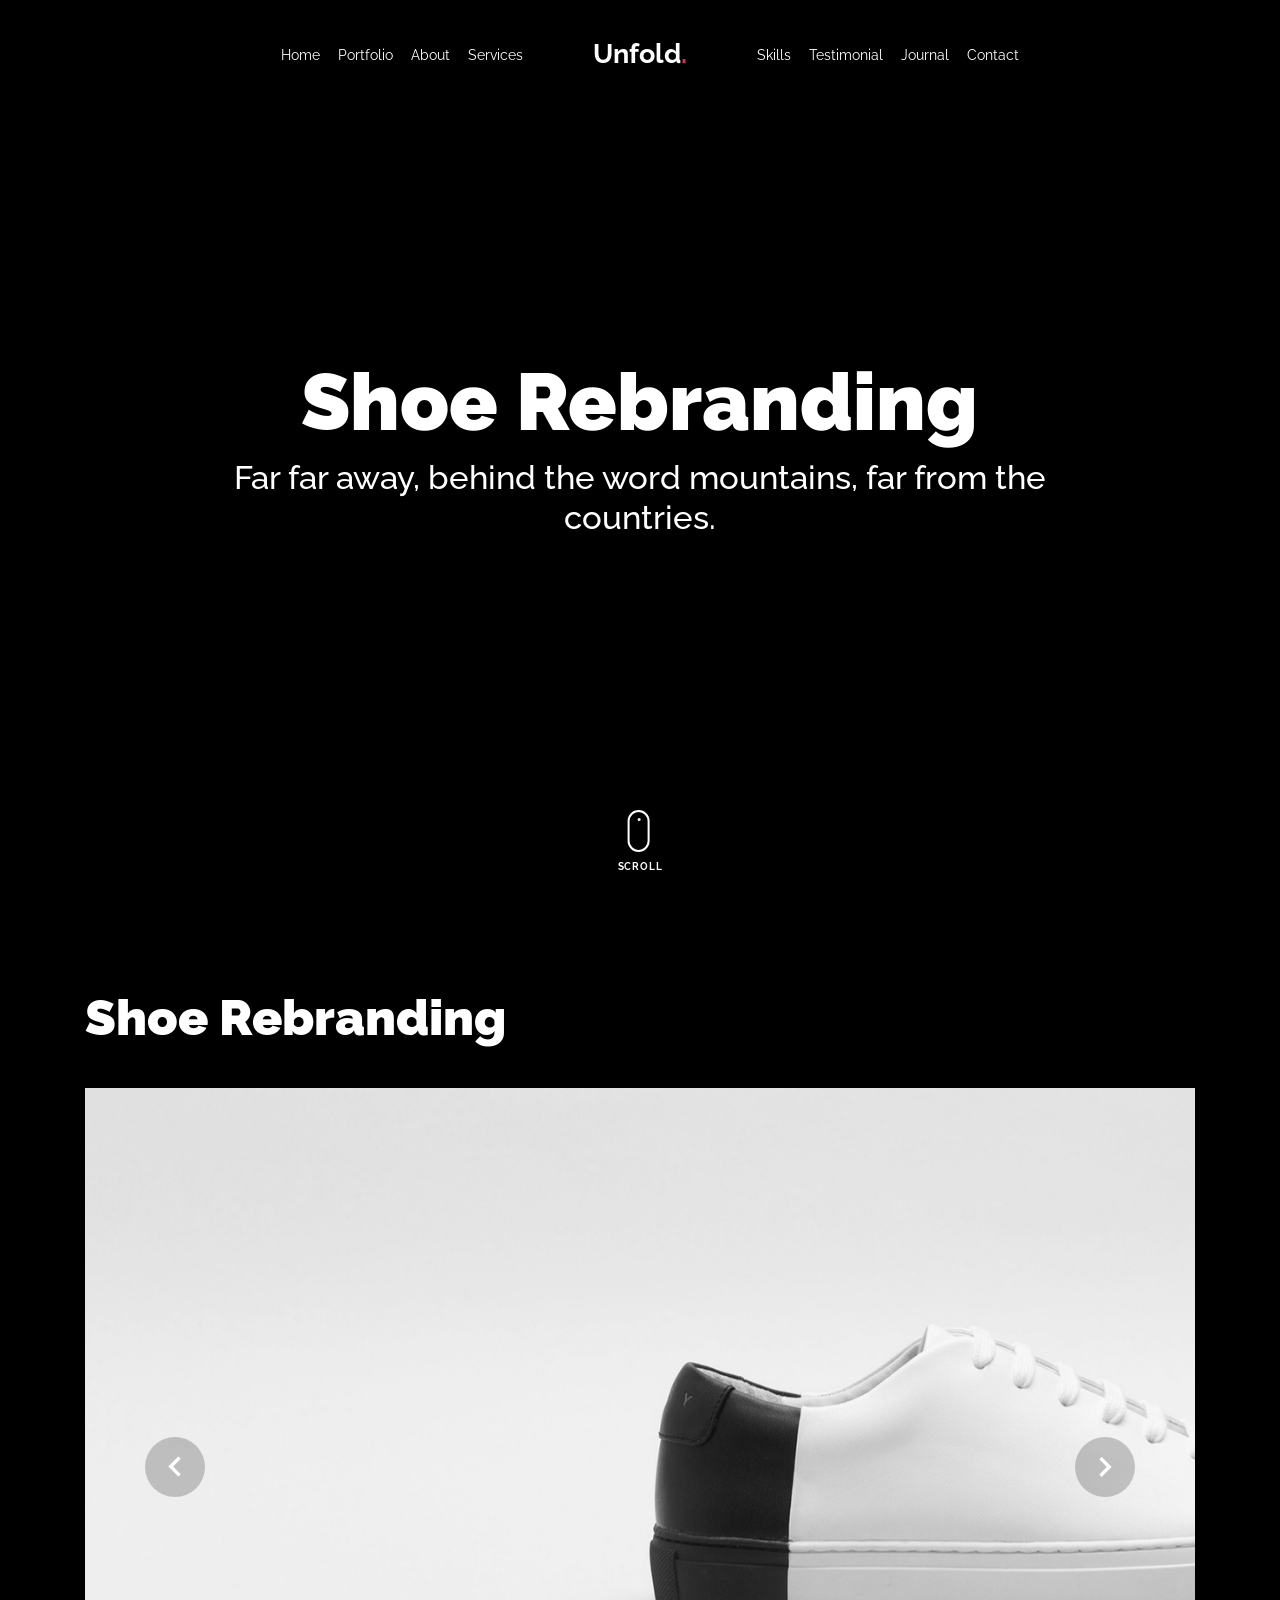
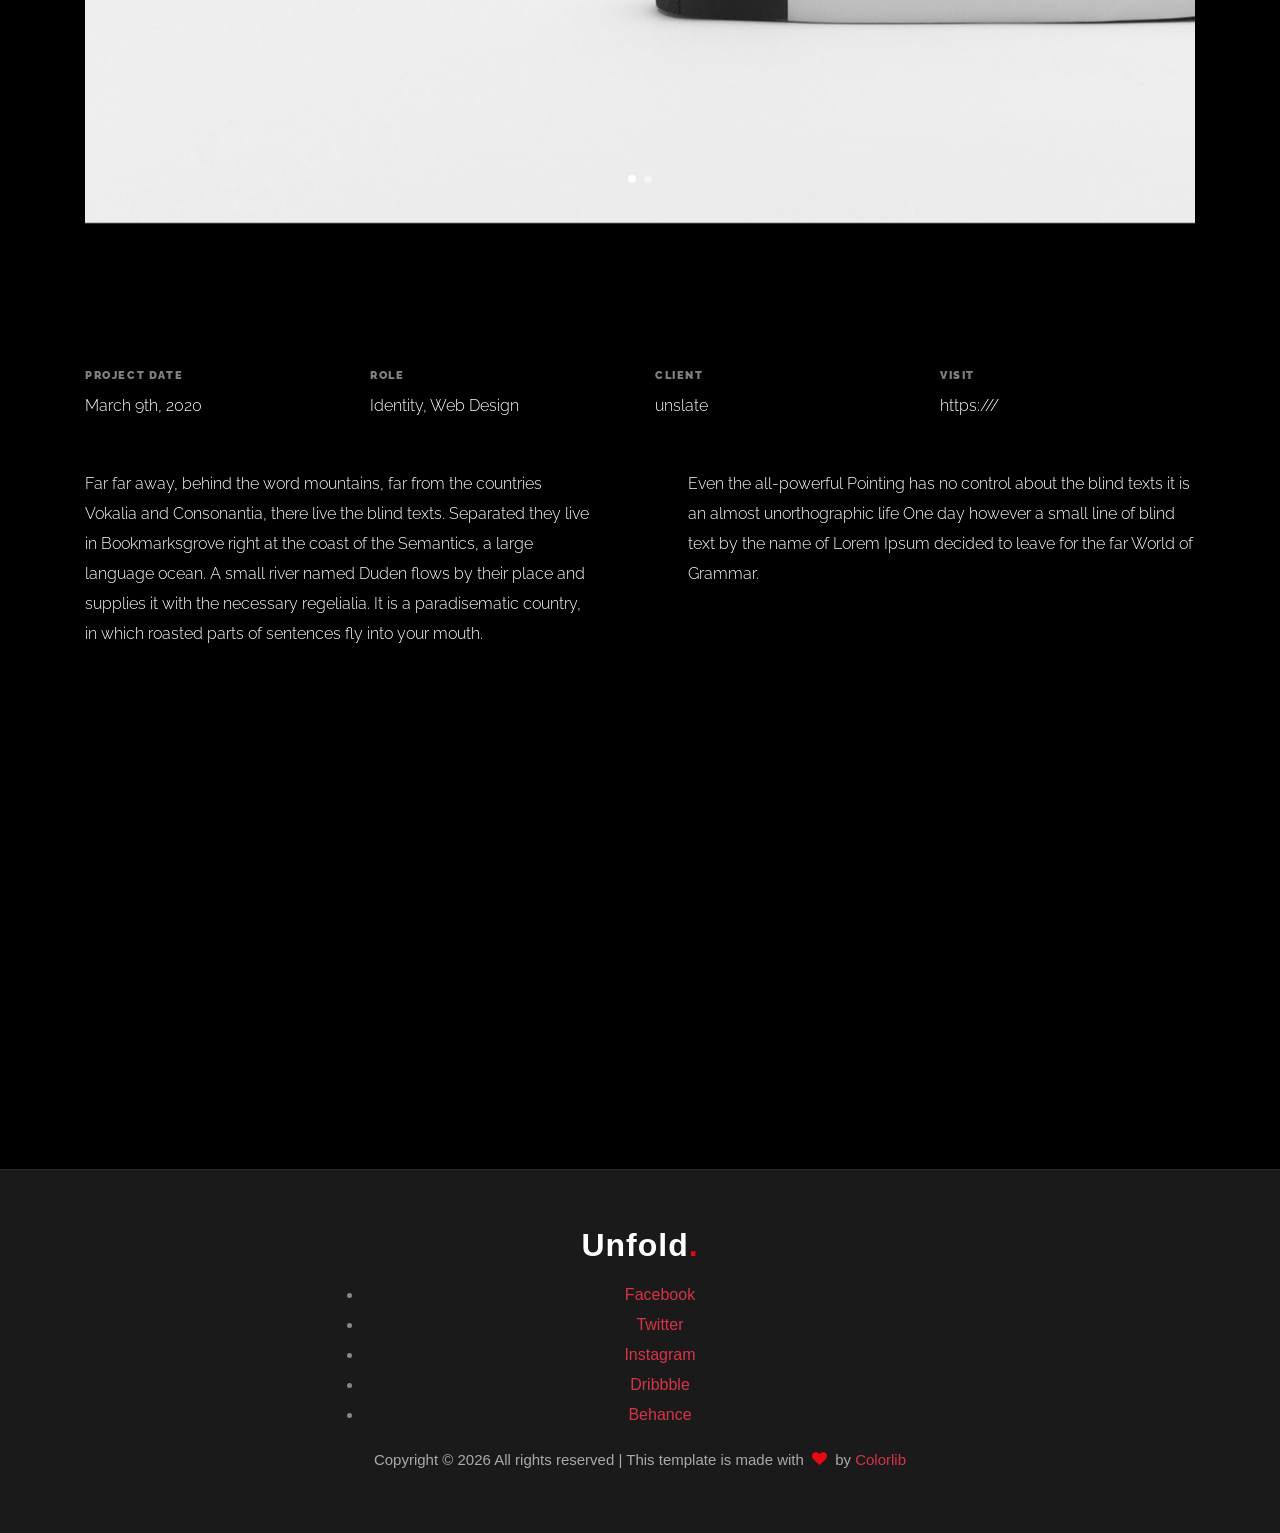
<file: portfolio-single-1.html>
<!doctype html>
<html lang="en">

<head>
  <title>Unfold &mdash; A onepage portfolio HTML template by Colorlib</title>
  <meta charset="utf-8">
  <meta name="viewport" content="width=device-width, initial-scale=1, shrink-to-fit=no">
  
  <meta name="description" content=" ">
  <meta name="keywords" content="html, css, javascript, jquery">
  <meta name="author" content="">

  <link rel="stylesheet" href="css/vendor/icomoon/style.css">
  <link rel="stylesheet" href="css/vendor/owl.carousel.min.css">
  <link rel="stylesheet" href="css/vendor/aos.css">
  <link rel="stylesheet" href="css/vendor/animate.min.css">
  <link rel="stylesheet" href="css/vendor/bootstrap.min.css">
  <link rel="stylesheet" href="css/vendor/jquery.fancybox.min.css">

  <!-- Theme Style -->
  <link rel="stylesheet" href="css/style.css">

</head>

<body data-spy="scroll" data-target=".site-nav-target" data-offset="200">

  <nav class="unslate_co--site-mobile-menu">
    <div class="close-wrap d-flex">
      <a href="#" class="d-flex ml-auto js-menu-toggle">
        <span class="close-label">Close</span>
        <div class="close-times">
          <span class="bar1"></span>
          <span class="bar2"></span>
        </div>
      </a>
    </div>
    <div class="site-mobile-inner"></div>
  </nav>

  <div class="unslate_co--site-wrap">

    <div class="unslate_co--site-inner">

      <nav class="unslate_co--site-nav site-nav-target">

        <div class="container">

          <div class="row align-items-center justify-content-between text-left">
            <div class="col-md-5 text-right">
              <ul class="site-nav-ul js-clone-nav text-left d-none d-lg-inline-block">
                <li class="has-children">
                  <a href="index.html#home-section" class="nav-link">Home</a>
                  <ul class="dropdown">
                    <li>
                      <a href="index.html">Hero Image BG</a>
                    </li>
                    <li>
                      <a href="index-video.html">Video BG</a>
                    </li>
                    <li>
                      <a href="index-hero-slider.html">Hero Slider</a>
                    </li>
                    <li>
                      <a href="index-sidebar-menu.html">Sidebar Menu</a>
                    </li>
                    <li>
                      <a href="index-right-menu.html">Right Menu</a>
                    </li>
                  </ul>
                </li>
                <li><a href="index.html#portfolio-section" class="nav-link">Portfolio</a></li>
                <li><a href="index.html#about-section" class="nav-link">About</a></li>
                <li><a href="index.html#services-section" class="nav-link">Services</a></li>
              </ul>
            </div>
            <div class="site-logo pos-absolute">
              <a href="index.html" class="unslate_co--site-logo">Unfold<span>.</span></a>
            </div>
            <div class="col-md-5 text-right text-lg-left">
              <ul class="site-nav-ul js-clone-nav text-left d-none d-lg-inline-block">
                <li><a href="index.html#skills-section" class="nav-link">Skills</a></li>
                <li><a href="index.html#testimonial-section" class="nav-link">Testimonial</a></li>
                <li><a href="index.html#journal-section" class="nav-link">Journal</a></li>
                <li><a href="index.html#contact-section" class="nav-link">Contact</a></li>
              </ul>

              <ul class="site-nav-ul-none-onepage text-right d-inline-block d-lg-none">
                <li><a href="#" class="js-menu-toggle">Menu</a></li>
              </ul>

            </div>
          </div>
        </div>

      </nav>
      <!-- END nav -->

      <div class="cover-v1 gradient-bottom-black jarallax">
        <div class="container">
          <div class="row align-items-center">

            <div class="col-md-10 mx-auto text-center">
              <h1 class="heading" data-aos="fade-up">Shoe Rebranding</h1>
              <h2 class="subheading" data-aos="fade-up" data-aos-delay="100">Far far away, behind the word mountains, far from the countries.</h2>
            </div>

          </div>
        </div>

        <!-- dov -->
        <a href="#portfolio-single-section" class="mouse-wrap smoothscroll">
          <span class="mouse">
            <span class="scroll"></span>
          </span>
          <span class="mouse-label">Scroll</span>
        </a>

      </div>
      <!-- END .cover-v1 -->

      <div class="container">
        <div class="portfolio-single-wrap unslate_co--section" id="portfolio-single-section">

          <div class="portfolio-single-inner">
            <h2 class="heading-portfolio-single-h2">Shoe Rebranding</h2>

            <div class="row justify-content-between mb-5">
              <div class="col-12 mb-4">
                <div class="owl-carousel single-slider">
                  <figure class="mb-4">
                    <img src="images/work_1_full.jpg" alt="Image" class="img-fluid">
                  </figure>
                  <figure class="mb-4">
                    <img src="images/work_1_a_full.jpg" alt="Image" class="img-fluid">
                  </figure>
                </div>
              </div>
              <div class="col-12 mb-5">
                <div class="row">
                  <div class="col-sm-6 col-md-6 col-lg-3">
                    <div class="detail-v1">
                      <span class="detail-label">Project Date</span>
                      <span class="detail-val">March 9th, 2020</span>
                    </div>
                  </div>
                  <div class="col-sm-6 col-md-6 col-lg-3">
                    <div class="detail-v1">
                      <span class="detail-label">Role</span>
                      <span class="detail-val"><a href="#">Identity</a>, <a href="#">Web Design</a></span>
                    </div>
                  </div>
                  <div class="col-sm-6 col-md-6 col-lg-3">
                    <div class="detail-v1">
                      <span class="detail-label">Client</span>
                      <span class="detail-val">unslate</span>
                    </div>
                  </div>
                  <div class="col-sm-6 col-md-6 col-lg-3">
                    <div class="detail-v1">
                      <span class="detail-label">Visit</span>
                      <span class="detail-val"><a href="#">https:///</a></span>
                    </div>
                  </div>
                </div>
              </div>
              <div class="col-md-6 pr-md-5">
                <p>Far far away, behind the word mountains, far from the countries Vokalia and Consonantia, there live the blind texts. Separated they live in Bookmarksgrove right at the coast of the Semantics, a large language ocean. A small river named Duden flows by their place and supplies it with the necessary regelialia. It is a paradisematic country, in which roasted parts of sentences fly into your mouth.</p>
              </div>
              <div class="col-md-6 pl-md-5">
                <p>Even the all-powerful Pointing has no control about the blind texts it is an almost unorthographic life One day however a small line of blind text by the name of Lorem Ipsum decided to leave for the far World of Grammar.</p>
              </div>
            </div>

          </div>
        </div>
      </div>
    </div>

    <footer class="unslate_co--footer unslate_co--section">
      <div class="container">
        <div class="row justify-content-center">
          <div class="col-md-7">

            <div class="footer-site-logo"><a href="#">Unfold<span>.</span></a></div>

            <ul class="footer-site-social">
              <li><a href="#">Facebook</a></li>
              <li><a href="#">Twitter</a></li>
              <li><a href="#">Instagram</a></li>
              <li><a href="#">Dribbble</a></li>
              <li><a href="#">Behance</a></li>
            </ul>

            <p class="site-copyright">
                
                <!-- Link back to Colorlib can't be removed. Template is licensed under CC BY 3.0. -->
                Copyright &copy;
                <script>
                  document.write(new Date().getFullYear());
                </script> All rights reserved | This template is made with <i class="icon-heart"
                  aria-hidden="true"></i> by <a href="https://colorlib.com" target="_blank">Colorlib</a>
                <!-- Link back to Colorlib can't be removed. Template is licensed under CC BY 3.0. -->
              
              </p>

          </div>
        </div>
      </div>
    </footer>

  </div>

  <!-- Loader -->
  <div id="unslate_co--overlayer"></div>
  <div class="site-loader-wrap">
    <div class="site-loader"></div>
  </div>

  <script src="js/scripts-dist.js"></script>
  <script src="js/main.js"></script>


</body>

</html>
</file>
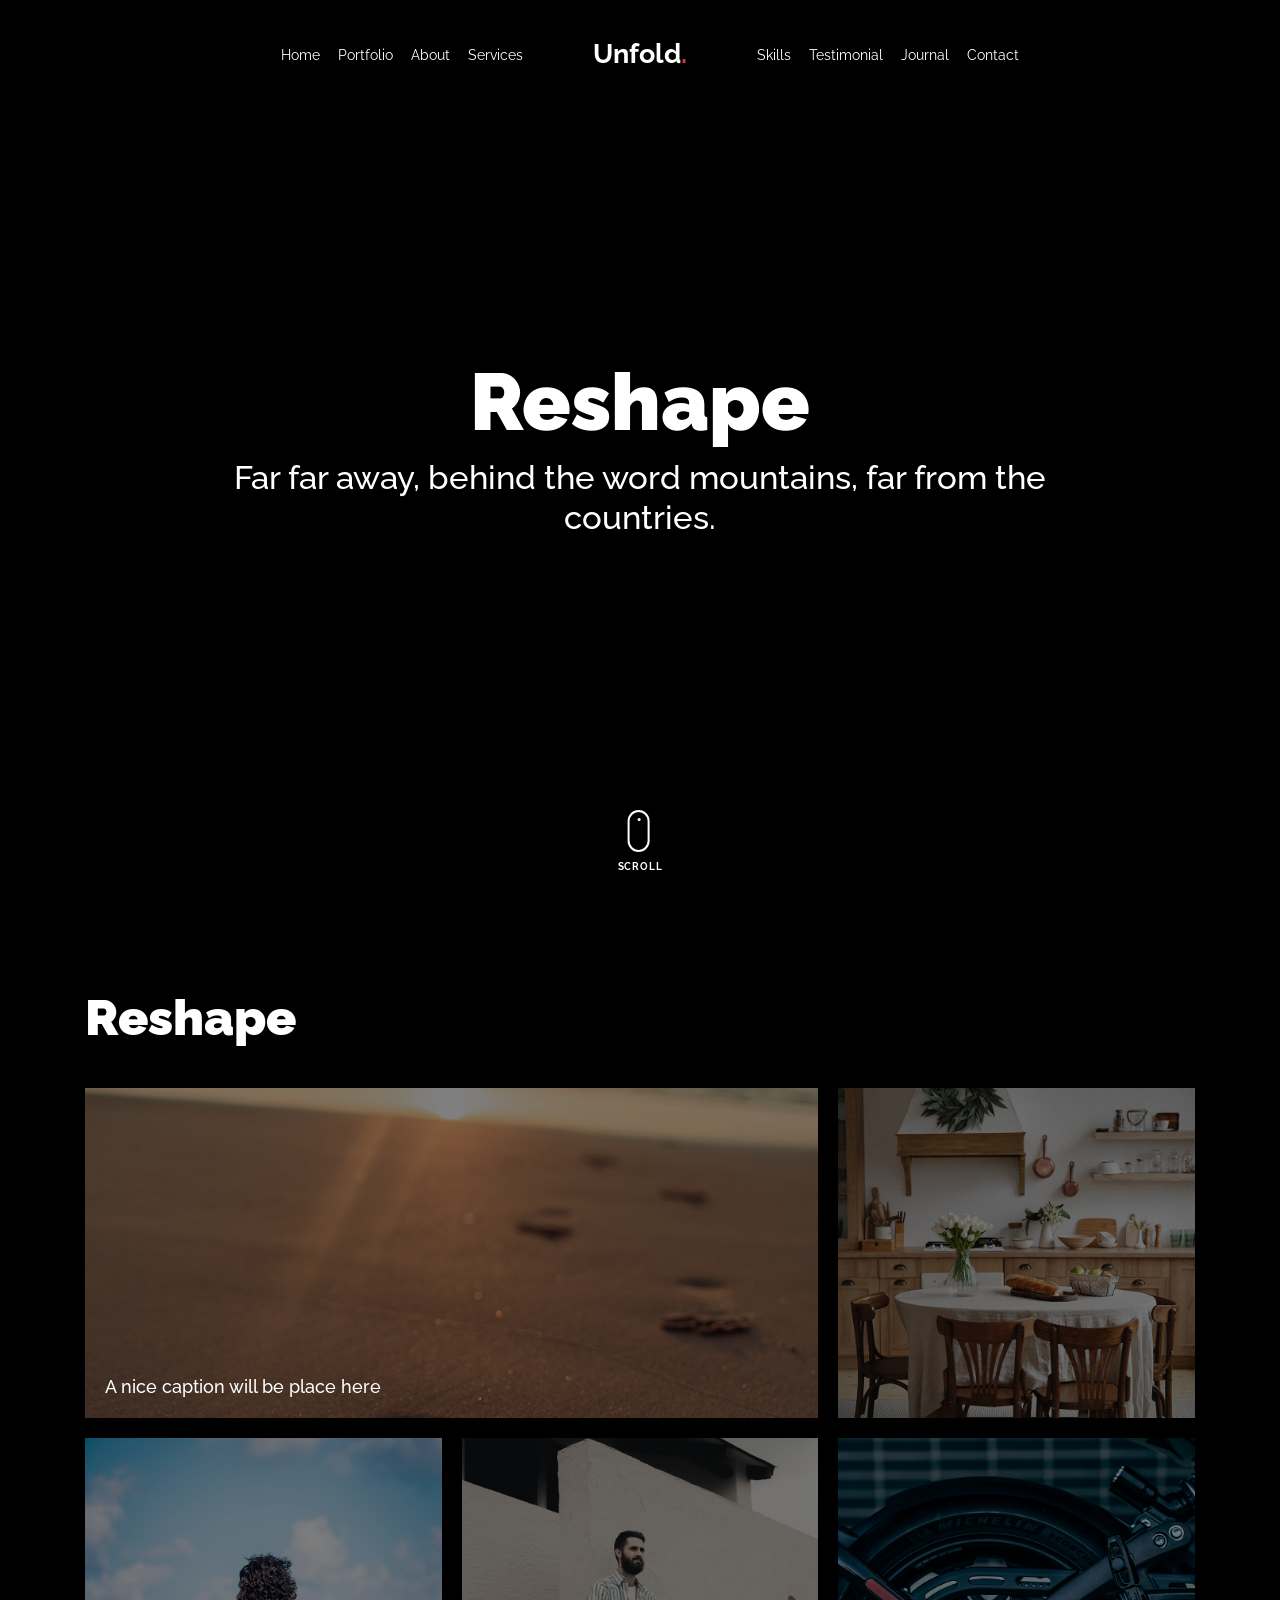
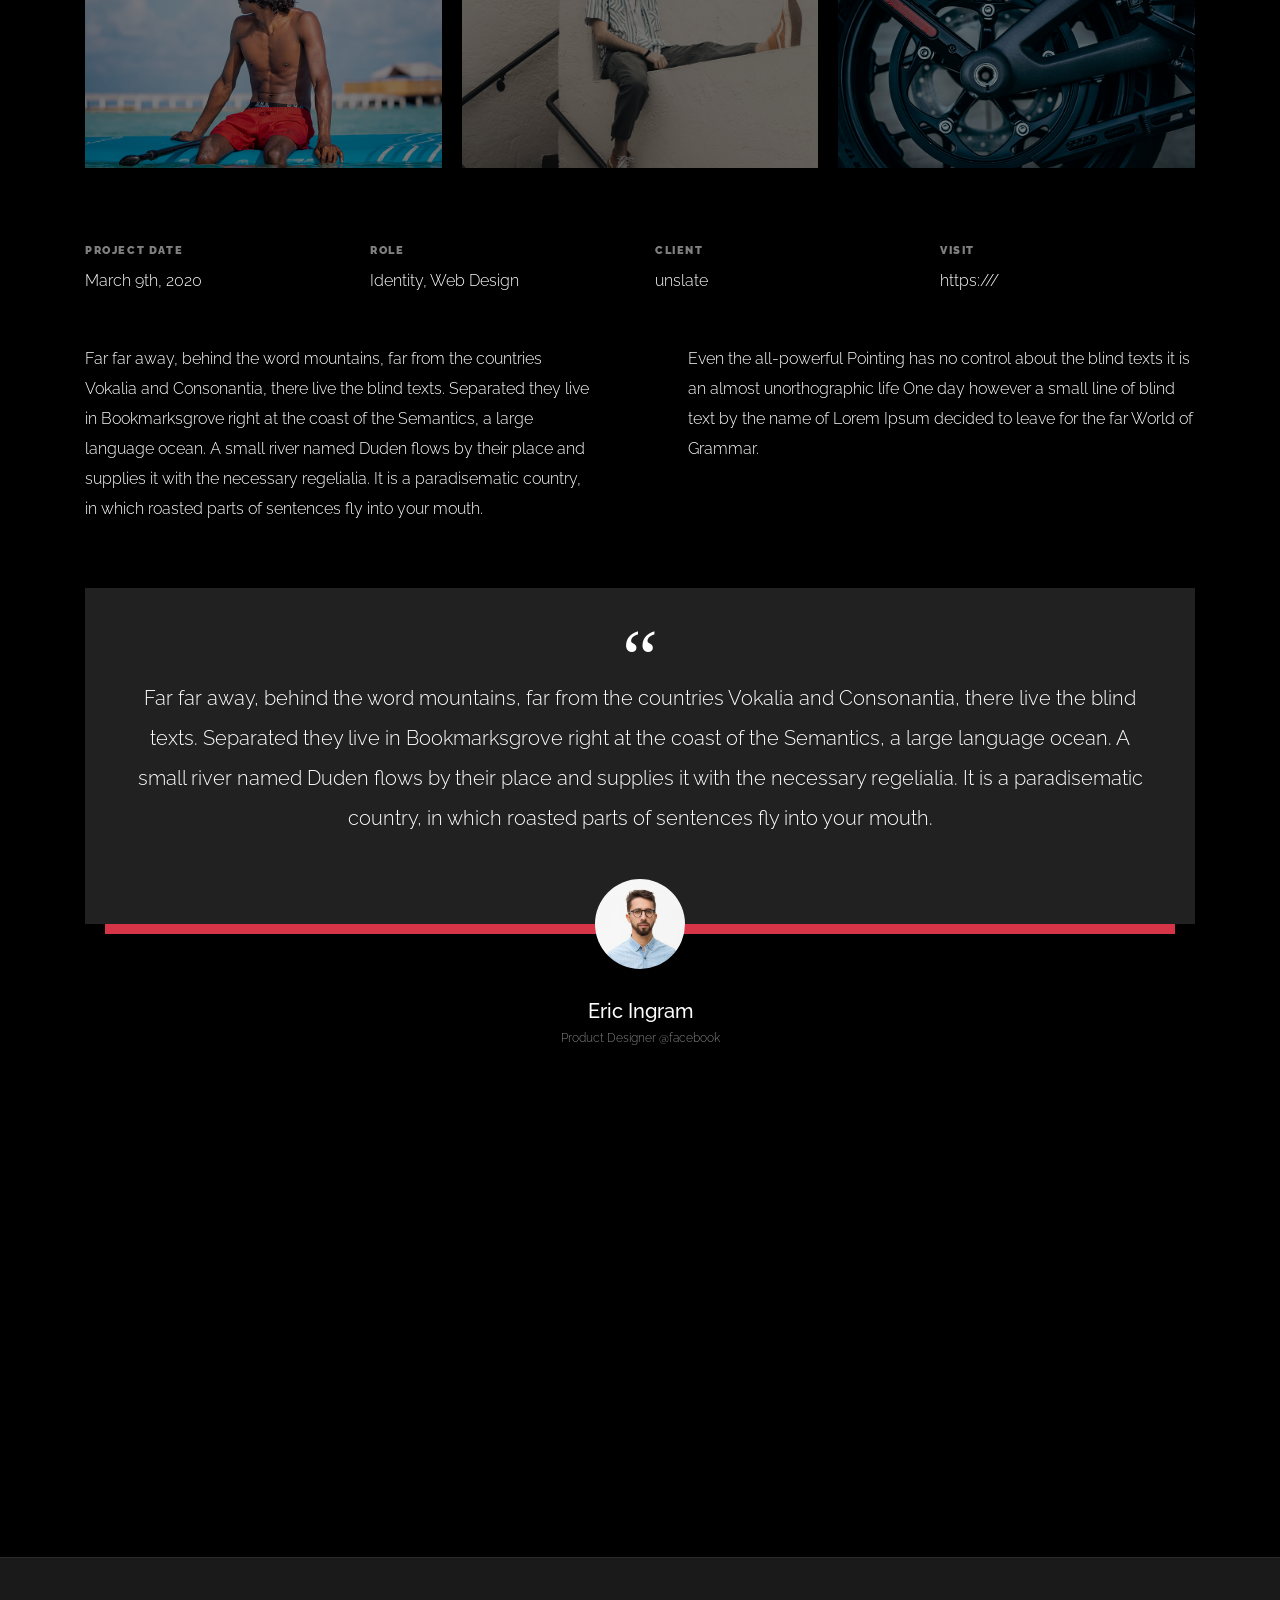
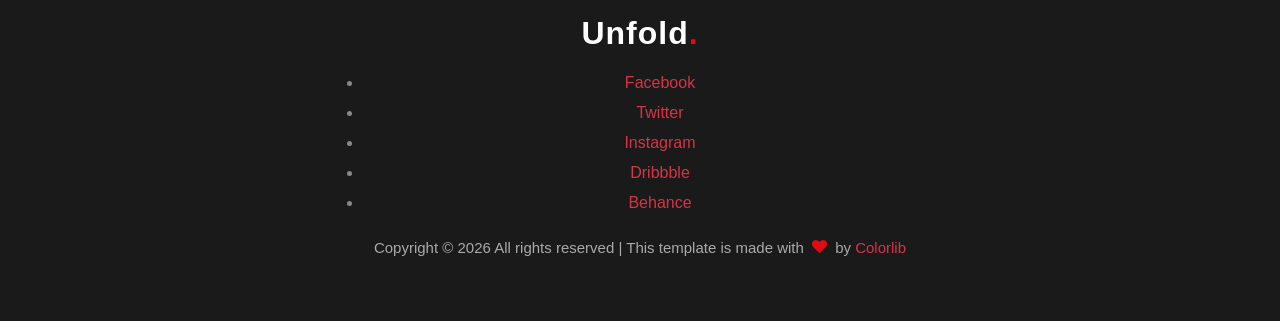
<file: portfolio-single-2.html>
<!doctype html>
<html lang="en">

<head>
  <title>Unfold &mdash; A onepage portfolio HTML template by Colorlib</title>
  <meta charset="utf-8">
  <meta name="viewport" content="width=device-width, initial-scale=1, shrink-to-fit=no">
  
  <meta name="description" content="">
  <meta name="keywords" content="html, css, javascript, jquery">
  <meta name="author" content="">

  <link rel="stylesheet" href="css/vendor/icomoon/style.css">
  <link rel="stylesheet" href="css/vendor/owl.carousel.min.css">
  <link rel="stylesheet" href="css/vendor/aos.css">
  <link rel="stylesheet" href="css/vendor/animate.min.css">
  <link rel="stylesheet" href="css/vendor/bootstrap.min.css">
  <link rel="stylesheet" href="css/vendor/jquery.fancybox.min.css">

  <!-- Theme Style -->
  <link rel="stylesheet" href="css/style.css">

</head>

<body data-spy="scroll" data-target=".site-nav-target" data-offset="200">

  <nav class="unslate_co--site-mobile-menu">
    <div class="close-wrap d-flex">
      <a href="#" class="d-flex ml-auto js-menu-toggle">
        <span class="close-label">Close</span>
        <div class="close-times">
          <span class="bar1"></span>
          <span class="bar2"></span>
        </div>
      </a>
    </div>
    <div class="site-mobile-inner"></div>
  </nav>

  <div class="unslate_co--site-wrap">

    <div class="unslate_co--site-inner">

      <nav class="unslate_co--site-nav site-nav-target">

        <div class="container">

          <div class="row align-items-center justify-content-between text-left">
            <div class="col-md-5 text-right">
              <ul class="site-nav-ul js-clone-nav text-left d-none d-lg-inline-block">
                <li class="has-children">
                  <a href="index.html#home-section" class="nav-link">Home</a>
                  <ul class="dropdown">
                    <li>
                      <a href="index.html">Hero Image BG</a>
                    </li>
                    <li>
                      <a href="index-video.html">Video BG</a>
                    </li>
                    <li>
                      <a href="index-hero-slider.html">Hero Slider</a>
                    </li>
                    <li>
                      <a href="index-sidebar-menu.html">Sidebar Menu</a>
                    </li>
                    <li>
                      <a href="index-right-menu.html">Right Menu</a>
                    </li>
                  </ul>
                </li>
                <li><a href="index.html#portfolio-section" class="nav-link">Portfolio</a></li>
                <li><a href="index.html#about-section" class="nav-link">About</a></li>
                <li><a href="index.html#services-section" class="nav-link">Services</a></li>
              </ul>
            </div>
            <div class="site-logo pos-absolute">
              <a href="index.html" class="unslate_co--site-logo">Unfold<span>.</span></a>
            </div>
            <div class="col-md-5 text-right text-lg-left">
              <ul class="site-nav-ul js-clone-nav text-left d-none d-lg-inline-block">
                <li><a href="index.html#skills-section" class="nav-link">Skills</a></li>
                <li><a href="index.html#testimonial-section" class="nav-link">Testimonial</a></li>
                <li><a href="index.html#journal-section" class="nav-link">Journal</a></li>
                <li><a href="index.html#contact-section" class="nav-link">Contact</a></li>
              </ul>

              <ul class="site-nav-ul-none-onepage text-right d-inline-block d-lg-none">
                <li><a href="#" class="js-menu-toggle">Menu</a></li>
              </ul>

            </div>
          </div>
        </div>

      </nav>
      <!-- END nav -->

      <div class="cover-v1 gradient-bottom-black jarallax">
        <div class="container">
          <div class="row align-items-center">

            <div class="col-md-10 mx-auto text-center">
              <h1 class="heading" data-aos="fade-up">Reshape</h1>
              <h2 class="subheading" data-aos="fade-up" data-aos-delay="100">Far far away, behind the word mountains, far from the countries.</h2>
            </div>

          </div>
        </div>

        <!-- dov -->
        <a href="#portfolio-single-section" class="mouse-wrap smoothscroll">
          <span class="mouse">
            <span class="scroll"></span>
          </span>
          <span class="mouse-label">Scroll</span>
        </a>

      </div>
      <!-- END .cover-v1 -->

      <div class="container">
        <div class="portfolio-single-wrap unslate_co--section" id="portfolio-single-section">
          <div class="portfolio-single-inner">
            <h2 class="heading-portfolio-single-h2">Reshape</h2>

            <div class="row gutter-v4 align-items-stretch mb-5">
              <div class="col-sm-6 col-md-6 col-lg-8 blog-post-entry">

                <a href="images/post_1.jpg" class="grid-item blog-item w-100 h-100" data-fancybox="gal" data-caption="A nice caption will be place here">
                  <div class="overlay">
                    <div class="portfolio-item-content">
                      <h3>A nice caption will be place here</h3>
                    </div>
                  </div>
                  <img src="images/post_1.jpg" class="lazyload" alt="Image" />
                </a>

              </div>
              <div class="col-sm-6 col-md-6 col-lg-4 blog-post-entry">
                <a href="images/post_2.jpg" class="grid-item blog-item w-100 h-100" data-fancybox="gal">
                  <div class="overlay"></div>
                  <img src="images/post_2.jpg" class="lazyload" alt="Image" />
                </a>
              </div>

              <div class="col-sm-6 col-md-6 col-lg-4 blog-post-entry">

                <a href="images/post_3.jpg" class="grid-item blog-item w-100 h-100" data-fancybox="gal">
                  <div class="overlay"></div>
                  <img src="images/post_3.jpg" class="lazyload" alt="Image" />
                </a>

              </div>
              <div class="col-sm-6 col-md-6 col-lg-4 blog-post-entry">
                <a href="images/post_4.jpg" class="grid-item blog-item w-100 h-100" data-fancybox="gal">
                  <div class="overlay"></div>
                  <img src="images/post_4.jpg" class="lazyload" alt="Image" />
                </a>
              </div>

              <div class="col-sm-6 col-md-6 col-lg-4 blog-post-entry">
                <a href="images/post_5.jpg" class="grid-item blog-item w-100 h-100" data-fancybox="gal">
                  <div class="overlay"></div>
                  <img src="images/post_5.jpg" class="lazyload" alt="Image" />
                </a>
              </div>

            </div>

            <div class="row justify-content-between mb-5">
              <div class="col-12 mb-5">
                <div class="row">
                  <div class="col-sm-6 col-md-6 col-lg-3">
                    <div class="detail-v1">
                      <span class="detail-label">Project Date</span>
                      <span class="detail-val">March 9th, 2020</span>
                    </div>
                  </div>
                  <div class="col-sm-6 col-md-6 col-lg-3">
                    <div class="detail-v1">
                      <span class="detail-label">Role</span>
                      <span class="detail-val"><a href="#">Identity</a>, <a href="#">Web Design</a></span>
                    </div>
                  </div>
                  <div class="col-sm-6 col-md-6 col-lg-3">
                    <div class="detail-v1">
                      <span class="detail-label">Client</span>
                      <span class="detail-val">unslate</span>
                    </div>
                  </div>
                  <div class="col-sm-6 col-md-6 col-lg-3">
                    <div class="detail-v1">
                      <span class="detail-label">Visit</span>
                      <span class="detail-val"><a href="#">https:///</a></span>
                    </div>
                  </div>
                </div>
              </div>
              <div class="col-md-6 pr-md-5">
                <p>Far far away, behind the word mountains, far from the countries Vokalia and Consonantia, there live the blind texts. Separated they live in Bookmarksgrove right at the coast of the Semantics, a large language ocean. A small river named Duden flows by their place and supplies it with the necessary regelialia. It is a paradisematic country, in which roasted parts of sentences fly into your mouth.</p>
              </div>
              <div class="col-md-6 pl-md-5">
                <p>Even the all-powerful Pointing has no control about the blind texts it is an almost unorthographic life One day however a small line of blind text by the name of Lorem Ipsum decided to leave for the far World of Grammar.</p>
              </div>
            </div>

            <div class="row justify-content-center mb-5">
              <div class="col-md-12">
                <div class="testimonial-v1">
                  <div class="testimonial-inner-bg">
                    <span class="quote">&ldquo;</span>
                    <blockquote>
                      Far far away, behind the word mountains, far from the countries Vokalia and Consonantia, there live the blind texts. Separated they live in Bookmarksgrove right at the coast of the Semantics, a large language ocean. A small river named Duden flows by their place and supplies it with the necessary regelialia. It is a paradisematic country, in which roasted parts of sentences fly into your mouth.
                    </blockquote>
                  </div>

                  <div class="testimonial-author-info">
                    <img src="images/person_man_1.jpg" alt="Image">
                    <h3>Eric Ingram</h3>
                    <span class="d-block position">Product Designer @facebook</span>
                  </div>

                </div>
              </div>
            </div>

          
          </div>
        </div>
      </div>
    </div> 

    <footer class="unslate_co--footer unslate_co--section">
      <div class="container">
        <div class="row justify-content-center">
          <div class="col-md-7">

            <div class="footer-site-logo"><a href="#">Unfold<span>.</span></a></div>

            <ul class="footer-site-social">
              <li><a href="#">Facebook</a></li>
              <li><a href="#">Twitter</a></li>
              <li><a href="#">Instagram</a></li>
              <li><a href="#">Dribbble</a></li>
              <li><a href="#">Behance</a></li>
            </ul>

            <p class="site-copyright">
                
                <!-- Link back to Colorlib can't be removed. Template is licensed under CC BY 3.0. -->
                Copyright &copy;
                <script>
                  document.write(new Date().getFullYear());
                </script> All rights reserved | This template is made with <i class="icon-heart"
                  aria-hidden="true"></i> by <a href="https://colorlib.com" target="_blank">Colorlib</a>
                <!-- Link back to Colorlib can't be removed. Template is licensed under CC BY 3.0. -->
              
              </p>

          </div>
        </div>
      </div>
    </footer>

  </div>

  <!-- Loader -->
  <div id="unslate_co--overlayer"></div>
  <div class="site-loader-wrap">
    <div class="site-loader"></div>
  </div>

  <script src="js/scripts-dist.js"></script>
  <script src="js/main.js"></script>

</body>

</html>
</file>
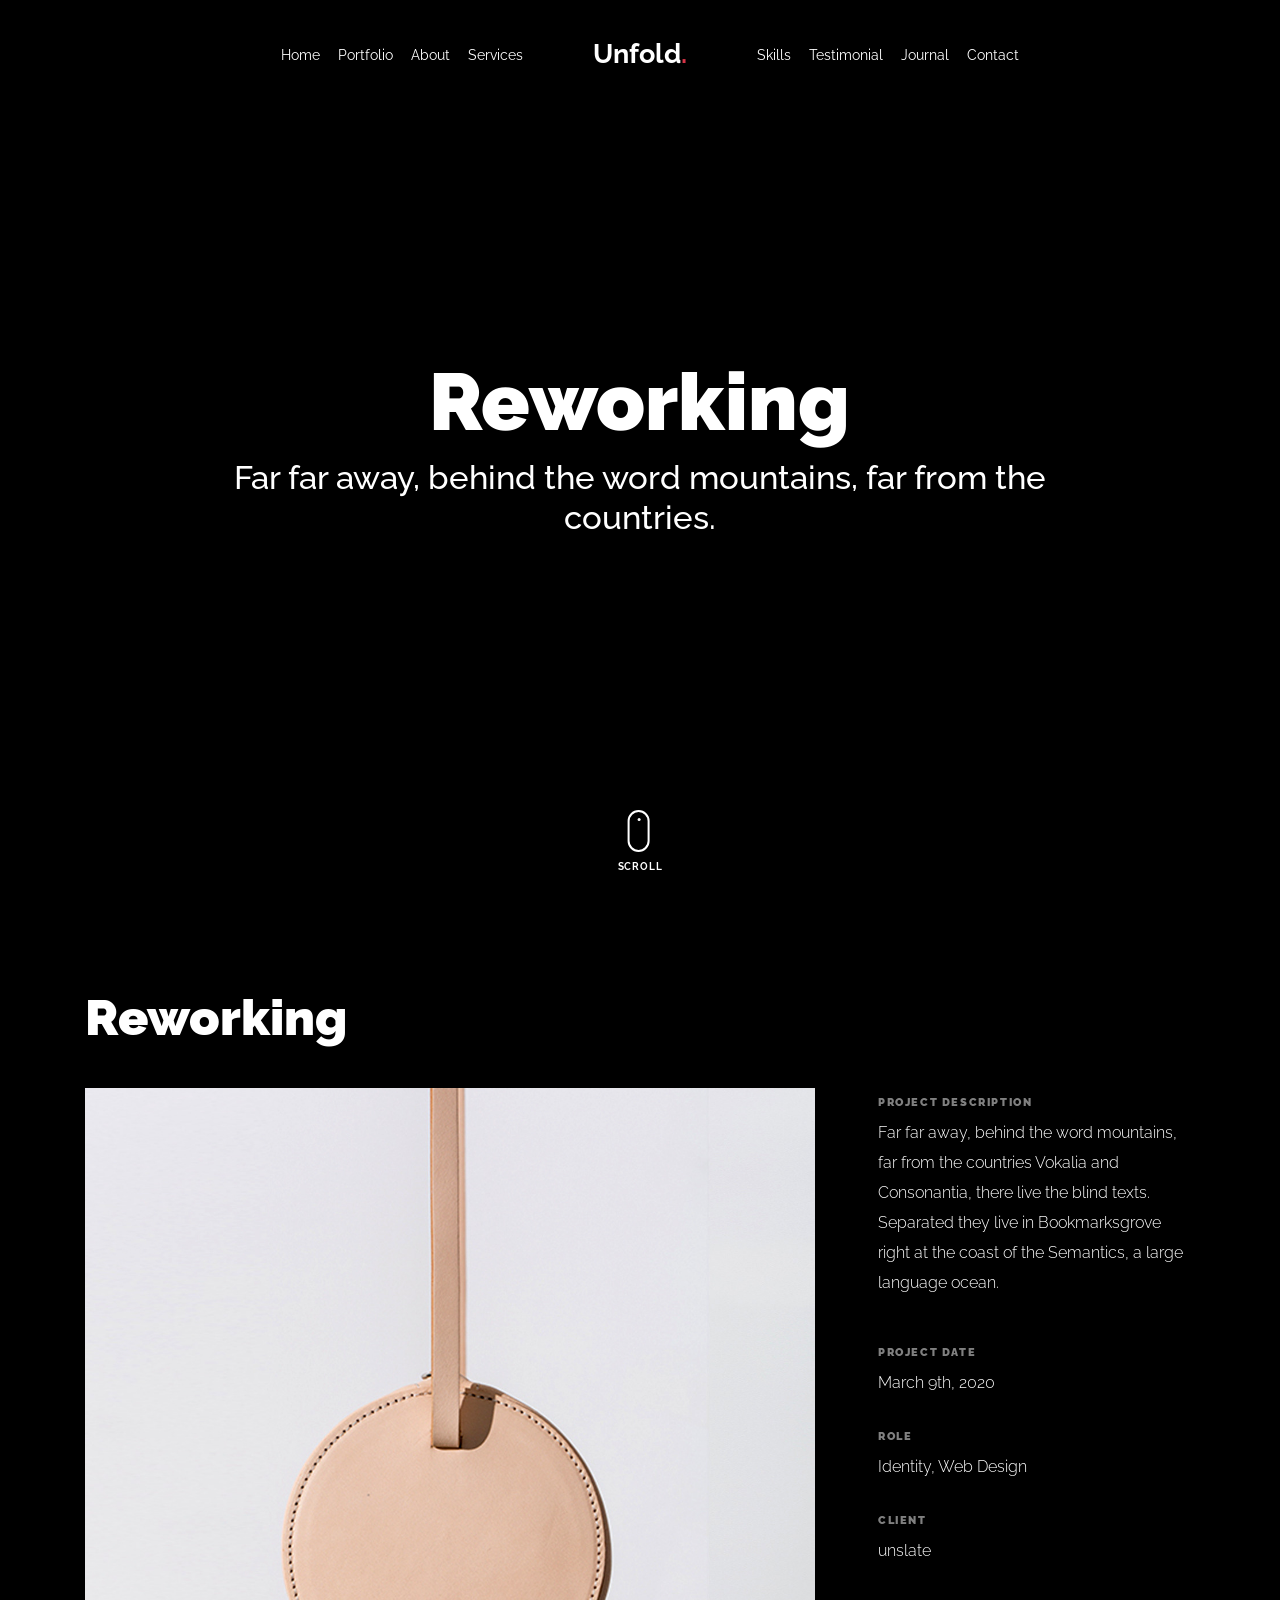
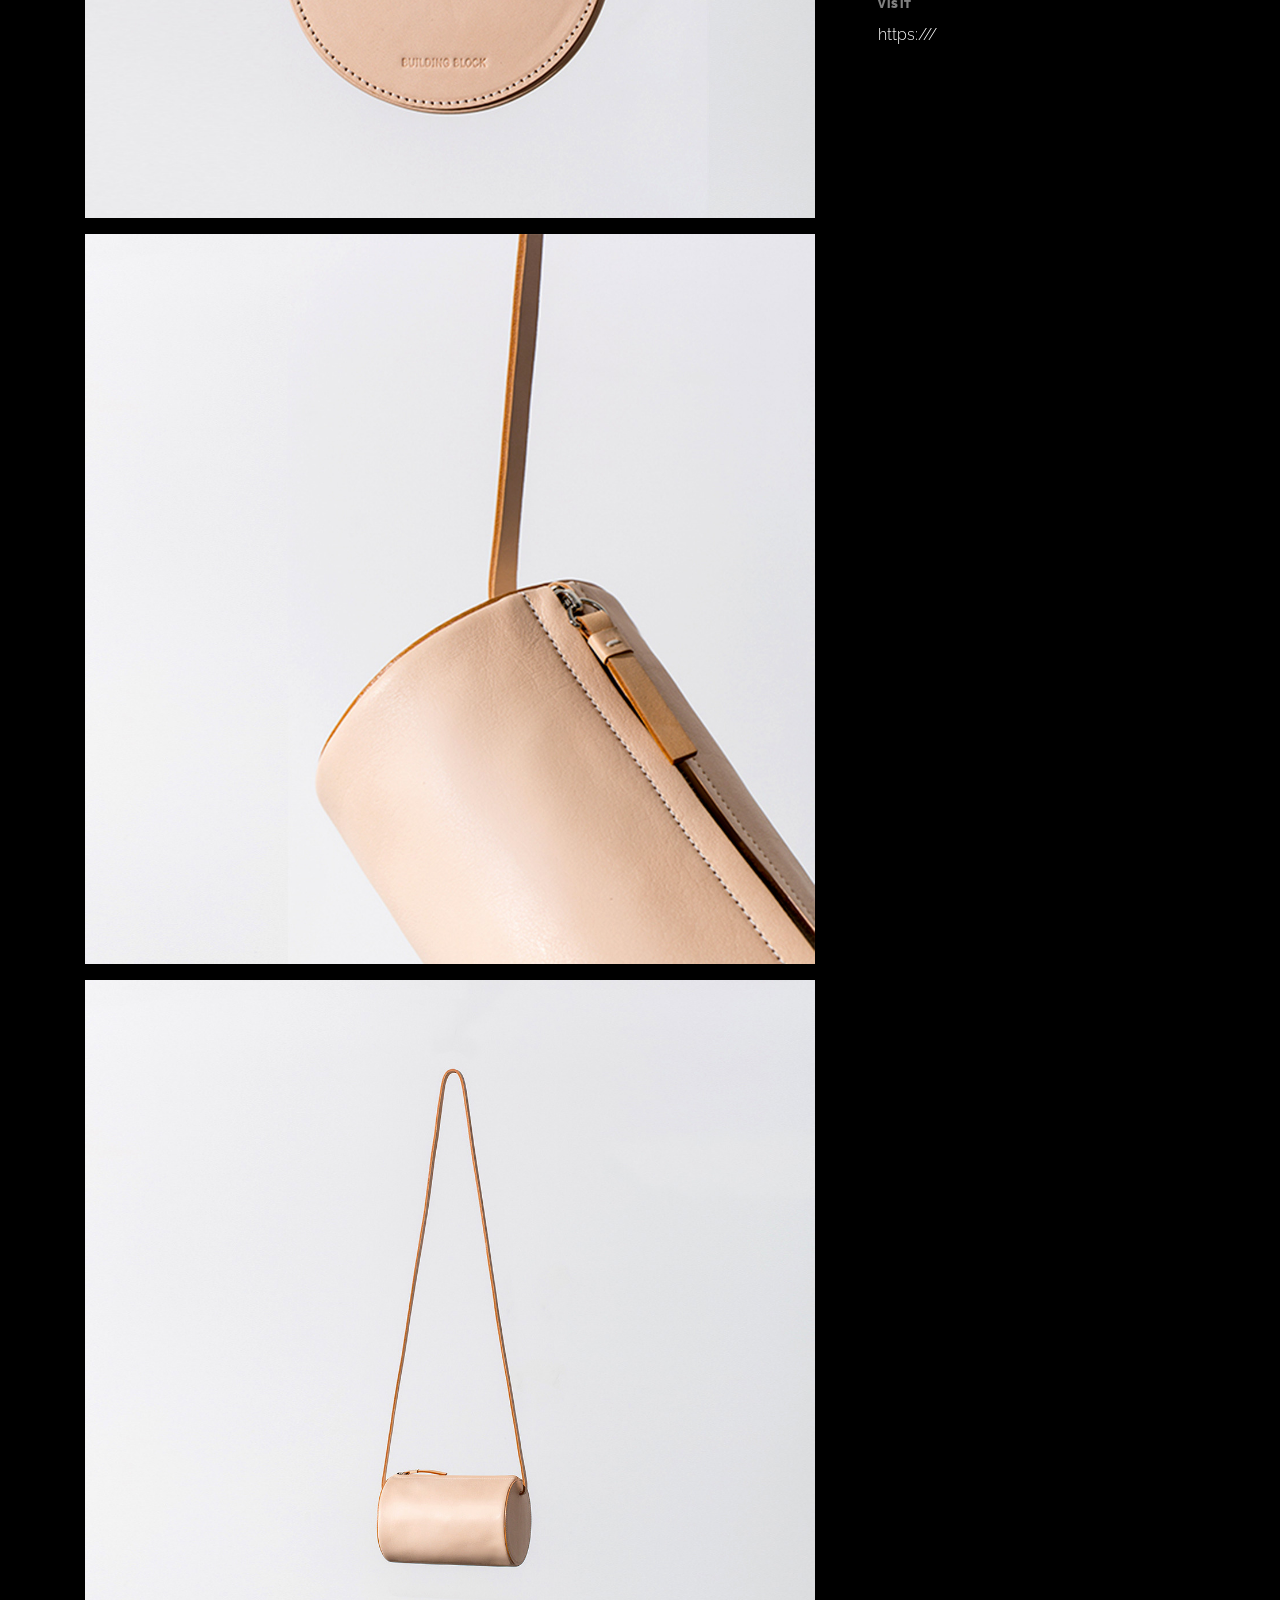
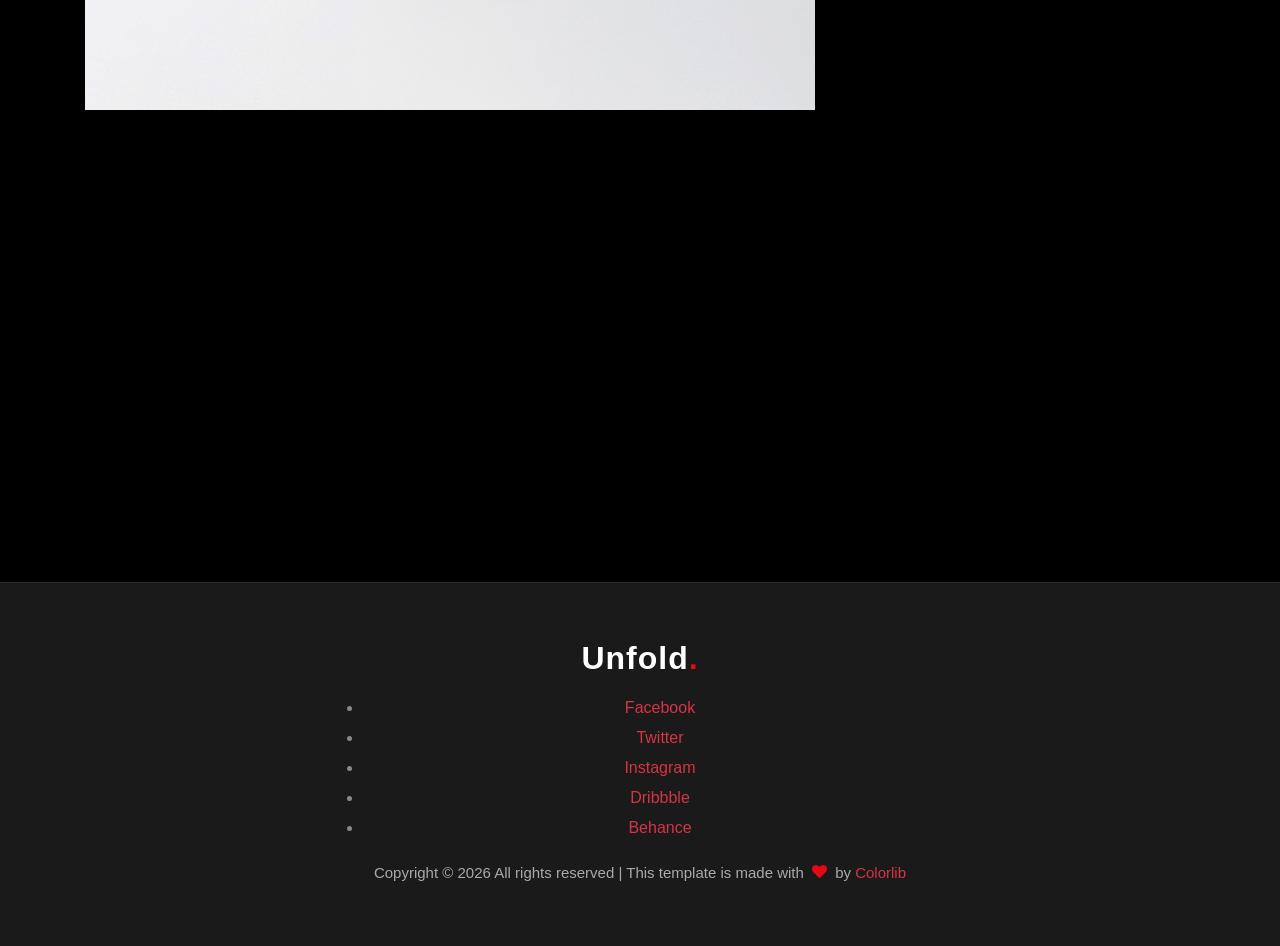
<file: portfolio-single-3.html>
<!doctype html>
<html lang="en">

<head>
  <title>Unfold &mdash; A onepage portfolio HTML template by Colorlib</title>
  <meta charset="utf-8">
  <meta name="viewport" content="width=device-width, initial-scale=1, shrink-to-fit=no">
  
  <meta name="description" content="">
  <meta name="keywords" content="html, css, javascript, jquery">
  <meta name="author" content="">

  <link rel="stylesheet" href="css/vendor/icomoon/style.css">
  <link rel="stylesheet" href="css/vendor/owl.carousel.min.css">
  <link rel="stylesheet" href="css/vendor/aos.css">
  <link rel="stylesheet" href="css/vendor/animate.min.css">
  <link rel="stylesheet" href="css/vendor/bootstrap.min.css">
  <link rel="stylesheet" href="css/vendor/jquery.fancybox.min.css">

  <!-- Theme Style -->
  <link rel="stylesheet" href="css/style.css">

</head>

<body data-spy="scroll" data-target=".site-nav-target" data-offset="200">

  <nav class="unslate_co--site-mobile-menu">
    <div class="close-wrap d-flex">
      <a href="#" class="d-flex ml-auto js-menu-toggle">
        <span class="close-label">Close</span>
        <div class="close-times">
          <span class="bar1"></span>
          <span class="bar2"></span>
        </div>
      </a>
    </div>
    <div class="site-mobile-inner"></div>
  </nav>

  <div class="unslate_co--site-wrap">

    <div class="unslate_co--site-inner">

      <nav class="unslate_co--site-nav site-nav-target">

        <div class="container">

          <div class="row align-items-center justify-content-between text-left">
            <div class="col-md-5 text-right">
              <ul class="site-nav-ul js-clone-nav text-left d-none d-lg-inline-block">
                <li class="has-children">
                  <a href="index.html#home-section" class="nav-link">Home</a>
                  <ul class="dropdown">
                    <li>
                      <a href="index.html">Hero Image BG</a>
                    </li>
                    <li>
                      <a href="index-video.html">Video BG</a>
                    </li>
                    <li>
                      <a href="index-hero-slider.html">Hero Slider</a>
                    </li>
                    <li>
                      <a href="index-sidebar-menu.html">Sidebar Menu</a>
                    </li>
                    <li>
                      <a href="index-right-menu.html">Right Menu</a>
                    </li>
                  </ul>
                </li>
                <li><a href="index.html#portfolio-section" class="nav-link">Portfolio</a></li>
                <li><a href="index.html#about-section" class="nav-link">About</a></li>
                <li><a href="index.html#services-section" class="nav-link">Services</a></li>
              </ul>
            </div>
            <div class="site-logo pos-absolute">
              <a href="index.html" class="unslate_co--site-logo">Unfold<span>.</span></a>
            </div>
            <div class="col-md-5 text-right text-lg-left">
              <ul class="site-nav-ul js-clone-nav text-left d-none d-lg-inline-block">
                <li><a href="index.html#skills-section" class="nav-link">Skills</a></li>
                <li><a href="index.html#testimonial-section" class="nav-link">Testimonial</a></li>
                <li><a href="index.html#journal-section" class="nav-link">Journal</a></li>
                <li><a href="index.html#contact-section" class="nav-link">Contact</a></li>
              </ul>

              <ul class="site-nav-ul-none-onepage text-right d-inline-block d-lg-none">
                <li><a href="#" class="js-menu-toggle">Menu</a></li>
              </ul>

            </div>
          </div>
        </div>

      </nav>
      <!-- END nav -->

      <div class="cover-v1 gradient-bottom-black jarallax">
        <div class="container">
          <div class="row align-items-center">

            <div class="col-md-10 mx-auto text-center">
              <h1 class="heading" data-aos="fade-up">Reworking</h1>
              <h2 class="subheading" data-aos="fade-up" data-aos-delay="100">Far far away, behind the word mountains, far from the countries.</h2>
            </div>

          </div>
        </div>

        <!-- dov -->
        <a href="#portfolio-single-section" class="mouse-wrap smoothscroll">
          <span class="mouse">
            <span class="scroll"></span>
          </span>
          <span class="mouse-label">Scroll</span>
        </a>

      </div>
      <!-- END .cover-v1 -->

      <div class="container">
        <div class="portfolio-single-wrap unslate_co--section" id="portfolio-single-section">
          <div class="portfolio-single-inner">

            <h2 class="heading-portfolio-single-h2">Reworking</h2>

            <div class="row justify-content-between align-items-stretch">

              <div class="col-lg-8">
                <p><a href="images/work_2_full.jpg" data-fancybox="gal"><img src="images/work_2_full.jpg" alt="Image" class="img-fluid"></a></p>
                <p><a href="images/work_2_a_full.jpg" data-fancybox="gal"><img src="images/work_2_a_full.jpg" alt="Image" class="img-fluid"></a></p>
                <p><a href="images/work_2_b_full.jpg" data-fancybox="gal"><img src="images/work_2_b_full.jpg" alt="Image" class="img-fluid"></a></p>
              </div>
              <div class="col-lg-4 pl-lg-5">
                <div class="unslate_co--sticky">
                  <div class="row">
                    <div class="col-md-12 mb-4">
                      <div class="detail-v1">
                        <span class="detail-label">Project Description</span>
                        <p>Far far away, behind the word mountains, far from the countries Vokalia and Consonantia, there live the blind texts. Separated they live in Bookmarksgrove right at the coast of the Semantics, a large language ocean.</p>
                      </div>
                    </div>

                    <div class="col-md-12 mb-4">
                      <div class="detail-v1">
                        <span class="detail-label">Project Date</span>
                        <span class="detail-val">March 9th, 2020</span>
                      </div>
                    </div>
                    <div class="col-md-12 mb-4">
                      <div class="detail-v1">
                        <span class="detail-label">Role</span>
                        <span class="detail-val"><a href="#">Identity</a>, <a href="#">Web Design</a></span>
                      </div>
                    </div>
                    <div class="col-md-12 mb-4">
                      <div class="detail-v1">
                        <span class="detail-label">Client</span>
                        <span class="detail-val">unslate</span>
                      </div>
                    </div>
                    <div class="col-md-12 mb-4">
                      <div class="detail-v1">
                        <span class="detail-label">Visit</span>
                        <span class="detail-val"><a href="#">https:///</a></span>
                      </div>
                    </div>
                  </div>
                </div> 
              </div>

            </div>

          </div>
        </div>
      </div>
    </div>

    <footer class="unslate_co--footer unslate_co--section">
      <div class="container">
        <div class="row justify-content-center">
          <div class="col-md-7">

            <div class="footer-site-logo"><a href="#">Unfold<span>.</span></a></div>

            <ul class="footer-site-social">
              <li><a href="#">Facebook</a></li>
              <li><a href="#">Twitter</a></li>
              <li><a href="#">Instagram</a></li>
              <li><a href="#">Dribbble</a></li>
              <li><a href="#">Behance</a></li>
            </ul>

            <p class="site-copyright">
                
                <!-- Link back to Colorlib can't be removed. Template is licensed under CC BY 3.0. -->
                Copyright &copy;
                <script>
                  document.write(new Date().getFullYear());
                </script> All rights reserved | This template is made with <i class="icon-heart"
                  aria-hidden="true"></i> by <a href="https://colorlib.com" target="_blank">Colorlib</a>
                <!-- Link back to Colorlib can't be removed. Template is licensed under CC BY 3.0. -->
              
              </p>

          </div>
        </div>
      </div>
    </footer>

  </div>

  <!-- Loader -->
  <div id="unslate_co--overlayer"></div>
  <div class="site-loader-wrap">
    <div class="site-loader"></div>
  </div>

  <script src="js/scripts-dist.js"></script>
  <script src="js/main.js"></script>


</body>

</html>
</file>
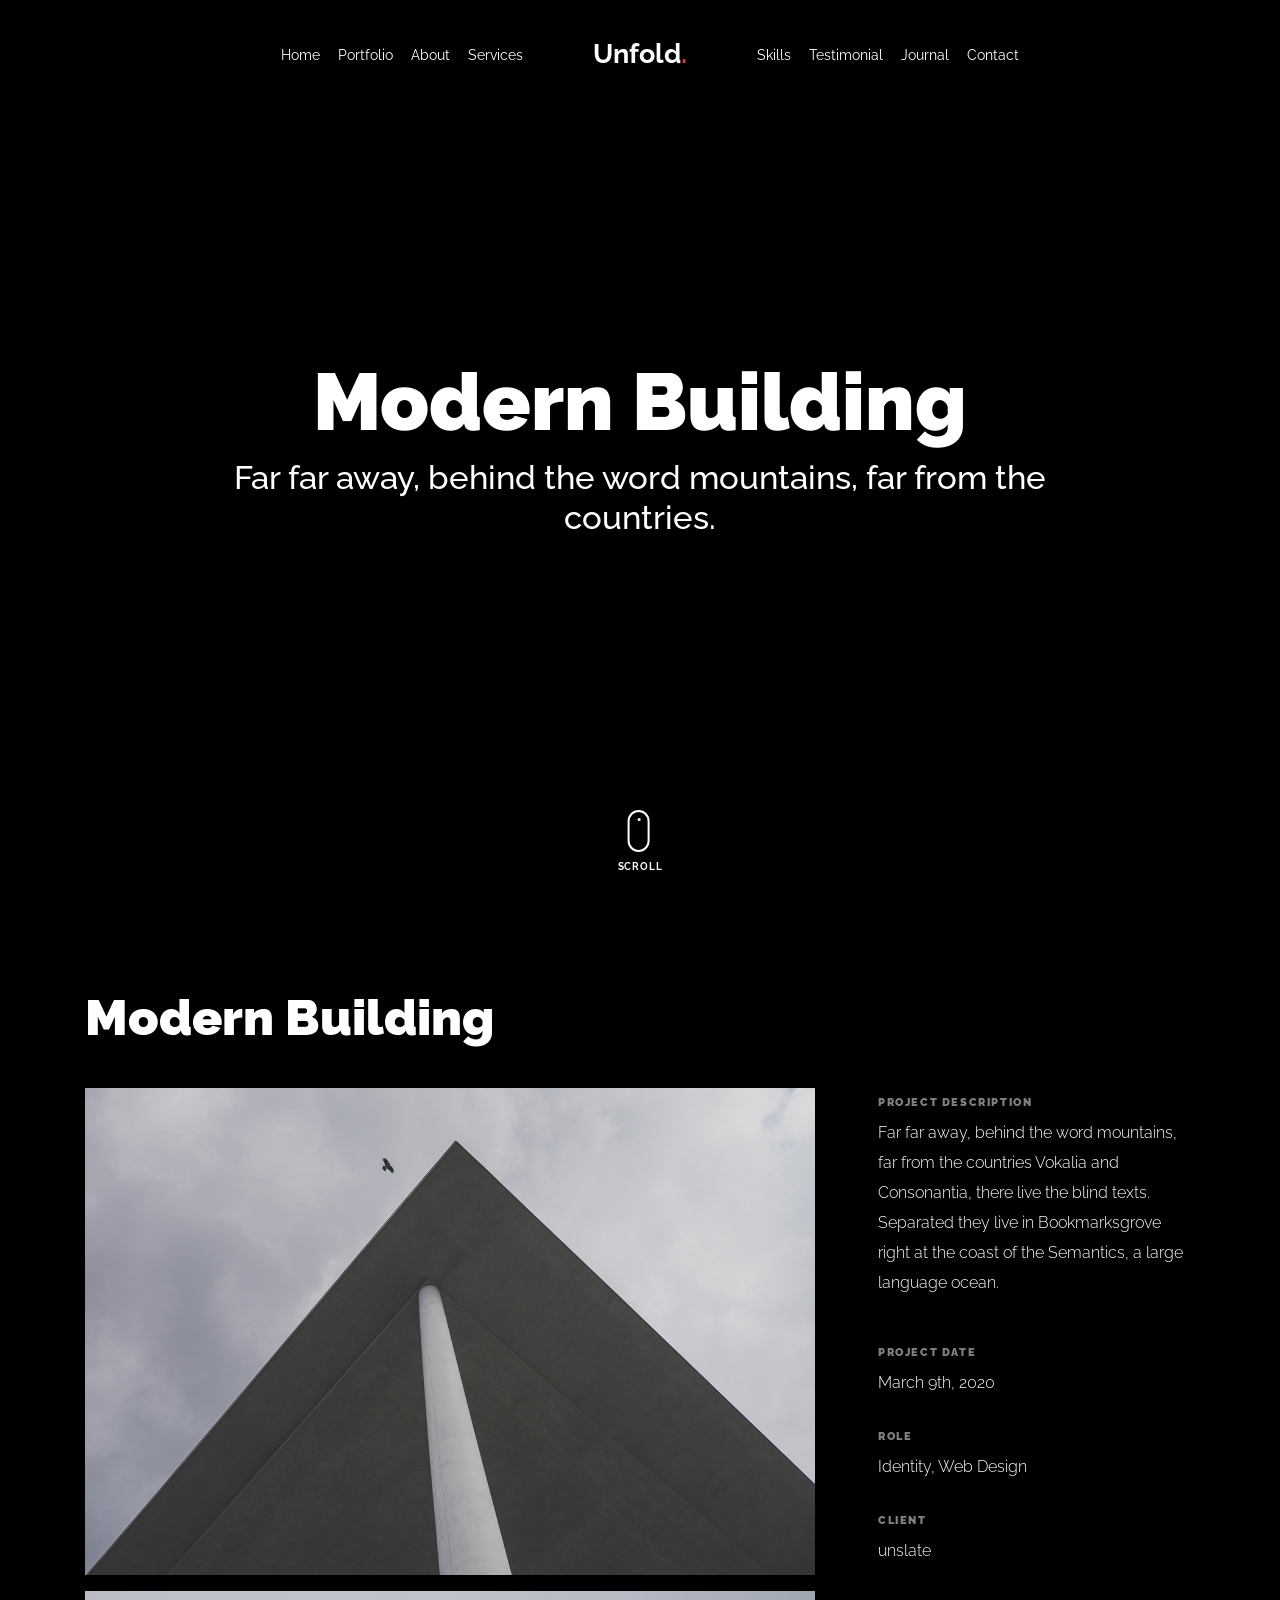
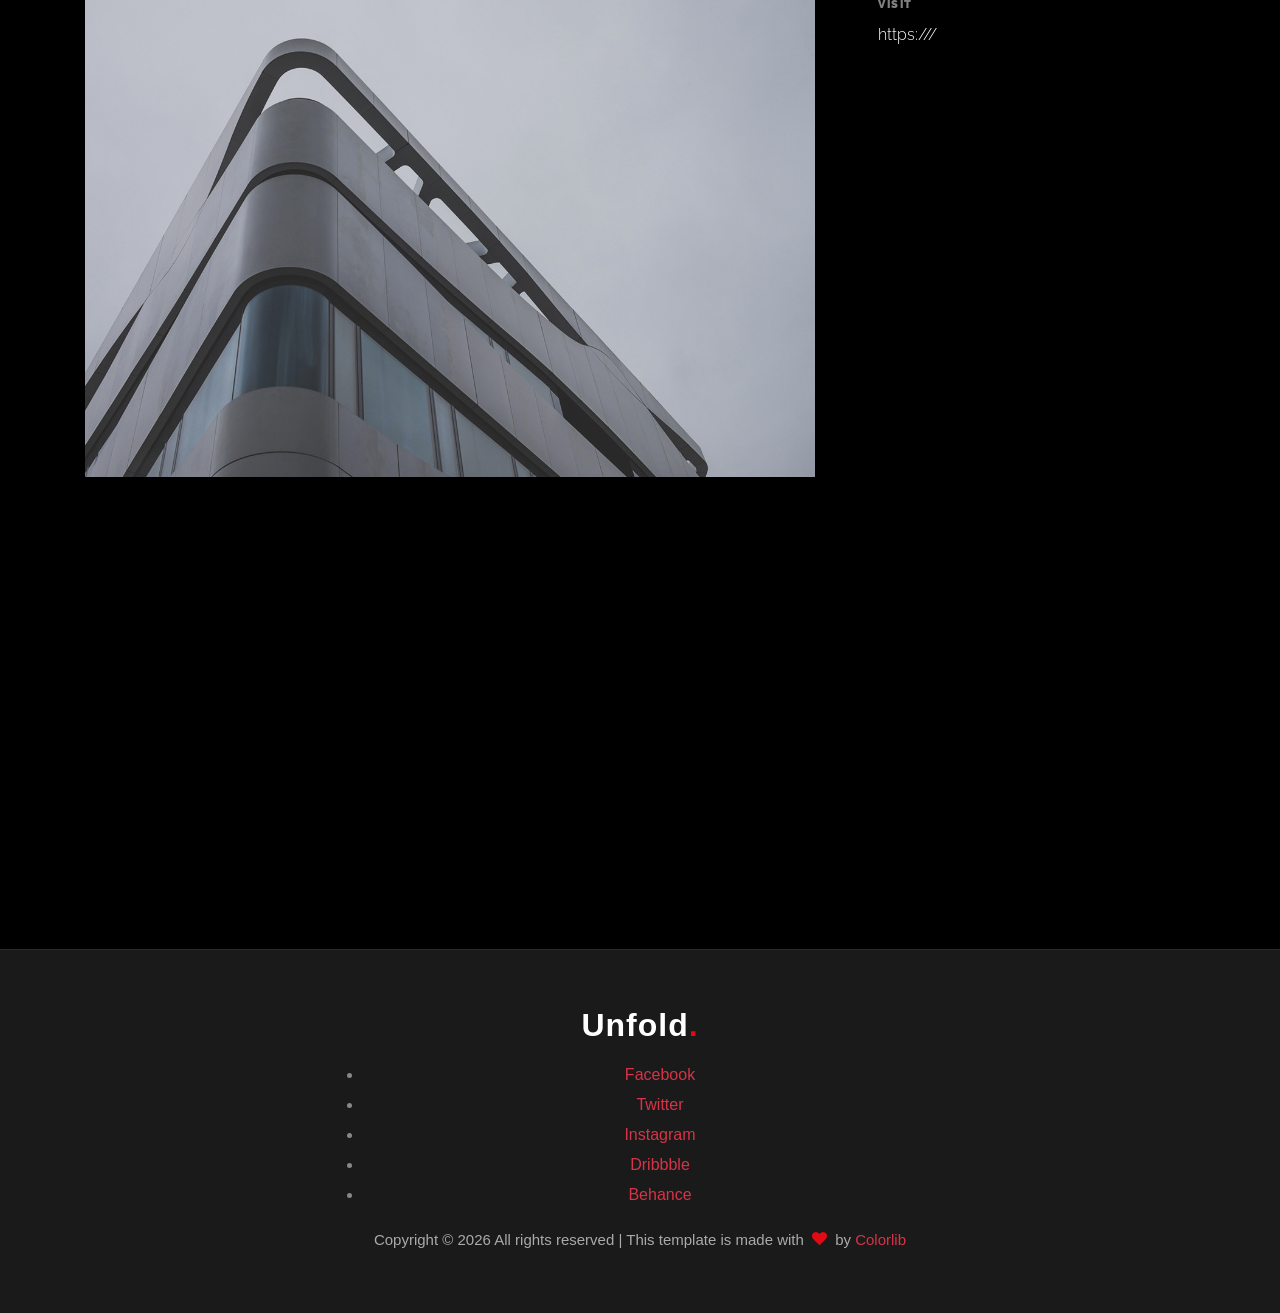
<file: portfolio-single-4.html>
<!doctype html>
<html lang="en">

<head>
  <title>Unfold &mdash; A onepage portfolio HTML template by Colorlib</title>
  <meta charset="utf-8">
  <meta name="viewport" content="width=device-width, initial-scale=1, shrink-to-fit=no">
  
  <meta name="description" content="">
  <meta name="keywords" content="html, css, javascript, jquery">
  <meta name="author" content="">

  <link rel="stylesheet" href="css/vendor/icomoon/style.css">
  <link rel="stylesheet" href="css/vendor/owl.carousel.min.css">
  <link rel="stylesheet" href="css/vendor/aos.css">
  <link rel="stylesheet" href="css/vendor/animate.min.css">
  <link rel="stylesheet" href="css/vendor/bootstrap.min.css">
  <link rel="stylesheet" href="css/vendor/jquery.fancybox.min.css">

  <!-- Theme Style -->
  <link rel="stylesheet" href="css/style.css">

</head>

<body data-spy="scroll" data-target=".site-nav-target" data-offset="200">

  <nav class="unslate_co--site-mobile-menu">
    <div class="close-wrap d-flex">
      <a href="#" class="d-flex ml-auto js-menu-toggle">
        <span class="close-label">Close</span>
        <div class="close-times">
          <span class="bar1"></span>
          <span class="bar2"></span>
        </div>
      </a>
    </div>
    <div class="site-mobile-inner"></div>
  </nav>

  <div class="unslate_co--site-wrap">

    <div class="unslate_co--site-inner">

      <nav class="unslate_co--site-nav site-nav-target">

        <div class="container">

          <div class="row align-items-center justify-content-between text-left">
            <div class="col-md-5 text-right">
              <ul class="site-nav-ul js-clone-nav text-left d-none d-lg-inline-block">
                <li class="has-children">
                  <a href="index.html#home-section" class="nav-link">Home</a>
                  <ul class="dropdown">
                    <li>
                      <a href="index.html">Hero Image BG</a>
                    </li>
                    <li>
                      <a href="index-video.html">Video BG</a>
                    </li>
                    <li>
                      <a href="index-hero-slider.html">Hero Slider</a>
                    </li>
                    <li>
                      <a href="index-sidebar-menu.html">Sidebar Menu</a>
                    </li>
                    <li>
                      <a href="index-right-menu.html">Right Menu</a>
                    </li>
                  </ul>
                </li>
                <li><a href="index.html#portfolio-section" class="nav-link">Portfolio</a></li>
                <li><a href="index.html#about-section" class="nav-link">About</a></li>
                <li><a href="index.html#services-section" class="nav-link">Services</a></li>
              </ul>
            </div>
            <div class="site-logo pos-absolute">
              <a href="index.html" class="unslate_co--site-logo">Unfold<span>.</span></a>
            </div>
            <div class="col-md-5 text-right text-lg-left">
              <ul class="site-nav-ul js-clone-nav text-left d-none d-lg-inline-block">
                <li><a href="index.html#skills-section" class="nav-link">Skills</a></li>
                <li><a href="index.html#testimonial-section" class="nav-link">Testimonial</a></li>
                <li><a href="index.html#journal-section" class="nav-link">Journal</a></li>
                <li><a href="index.html#contact-section" class="nav-link">Contact</a></li>
              </ul>

              <ul class="site-nav-ul-none-onepage text-right d-inline-block d-lg-none">
                <li><a href="#" class="js-menu-toggle">Menu</a></li>
              </ul>

            </div>
          </div>
        </div>

      </nav>
      <!-- END nav -->

      <div class="cover-v1 gradient-bottom-black jarallax">
        <div class="container">
          <div class="row align-items-center">

            <div class="col-md-10 mx-auto text-center">
              <h1 class="heading" data-aos="fade-up">Modern Building</h1>
              <h2 class="subheading" data-aos="fade-up" data-aos-delay="100">Far far away, behind the word mountains, far from the countries.</h2>
            </div>

          </div>
        </div>

        <!-- dov -->
        <a href="#portfolio-single-section" class="mouse-wrap smoothscroll">
          <span class="mouse">
            <span class="scroll"></span>
          </span>
          <span class="mouse-label">Scroll</span>
        </a>

      </div>
      <!-- END .cover-v1 -->

      <div class="container">
        <div class="portfolio-single-wrap unslate_co--section" id="portfolio-single-section">
          <div class="portfolio-single-inner">

            <h2 class="heading-portfolio-single-h2">Modern Building</h2>

            <div class="row justify-content-between align-items-stretch">

              <div class="col-lg-8">
                <p><a href="images/work_3_a_full.jpg" data-fancybox="gal"><img src="images/work_3_a_full.jpg" alt="Image" class="img-fluid"></a></p>
                <p><a href="images/work_3_full.jpg" data-fancybox="gal"><img src="images/work_3_full.jpg" alt="Image" class="img-fluid"></a></p>
              </div>
              <div class="col-lg-4 pl-lg-5">
                <div class="unslate_co--sticky">
                  <div class="row">
                    <div class="col-md-12 mb-4">
                      <div class="detail-v1">
                        <span class="detail-label">Project Description</span>
                        <p>Far far away, behind the word mountains, far from the countries Vokalia and Consonantia, there live the blind texts. Separated they live in Bookmarksgrove right at the coast of the Semantics, a large language ocean.</p>
                      </div>
                    </div>

                    <div class="col-md-12 mb-4">
                      <div class="detail-v1">
                        <span class="detail-label">Project Date</span>
                        <span class="detail-val">March 9th, 2020</span>
                      </div>
                    </div>
                    <div class="col-md-12 mb-4">
                      <div class="detail-v1">
                        <span class="detail-label">Role</span>
                        <span class="detail-val"><a href="#">Identity</a>, <a href="#">Web Design</a></span>
                      </div>
                    </div>
                    <div class="col-md-12 mb-4">
                      <div class="detail-v1">
                        <span class="detail-label">Client</span>
                        <span class="detail-val">unslate</span>
                      </div>
                    </div>
                    <div class="col-md-12 mb-4">
                      <div class="detail-v1">
                        <span class="detail-label">Visit</span>
                        <span class="detail-val"><a href="#">https:///</a></span>
                      </div>
                    </div>
                  </div>
                </div> 
              </div>

            </div>

          </div>
        </div>
      </div>
    </div> 

    <footer class="unslate_co--footer unslate_co--section">
      <div class="container">
        <div class="row justify-content-center">
          <div class="col-md-7">

            <div class="footer-site-logo"><a href="#">Unfold<span>.</span></a></div>

            <ul class="footer-site-social">
              <li><a href="#">Facebook</a></li>
              <li><a href="#">Twitter</a></li>
              <li><a href="#">Instagram</a></li>
              <li><a href="#">Dribbble</a></li>
              <li><a href="#">Behance</a></li>
            </ul>

            <p class="site-copyright">
                
                <!-- Link back to Colorlib can't be removed. Template is licensed under CC BY 3.0. -->
                Copyright &copy;
                <script>
                  document.write(new Date().getFullYear());
                </script> All rights reserved | This template is made with <i class="icon-heart"
                  aria-hidden="true"></i> by <a href="https://colorlib.com" target="_blank">Colorlib</a>
                <!-- Link back to Colorlib can't be removed. Template is licensed under CC BY 3.0. -->
              
              </p>

          </div>
        </div>
      </div>
    </footer>

  </div>

  <!-- Loader -->
  <div id="unslate_co--overlayer"></div>
  <div class="site-loader-wrap">
    <div class="site-loader"></div>
  </div>

  <script src="js/scripts-dist.js"></script>
  <script src="js/main.js"></script>

  
</body>

</html>
</file>
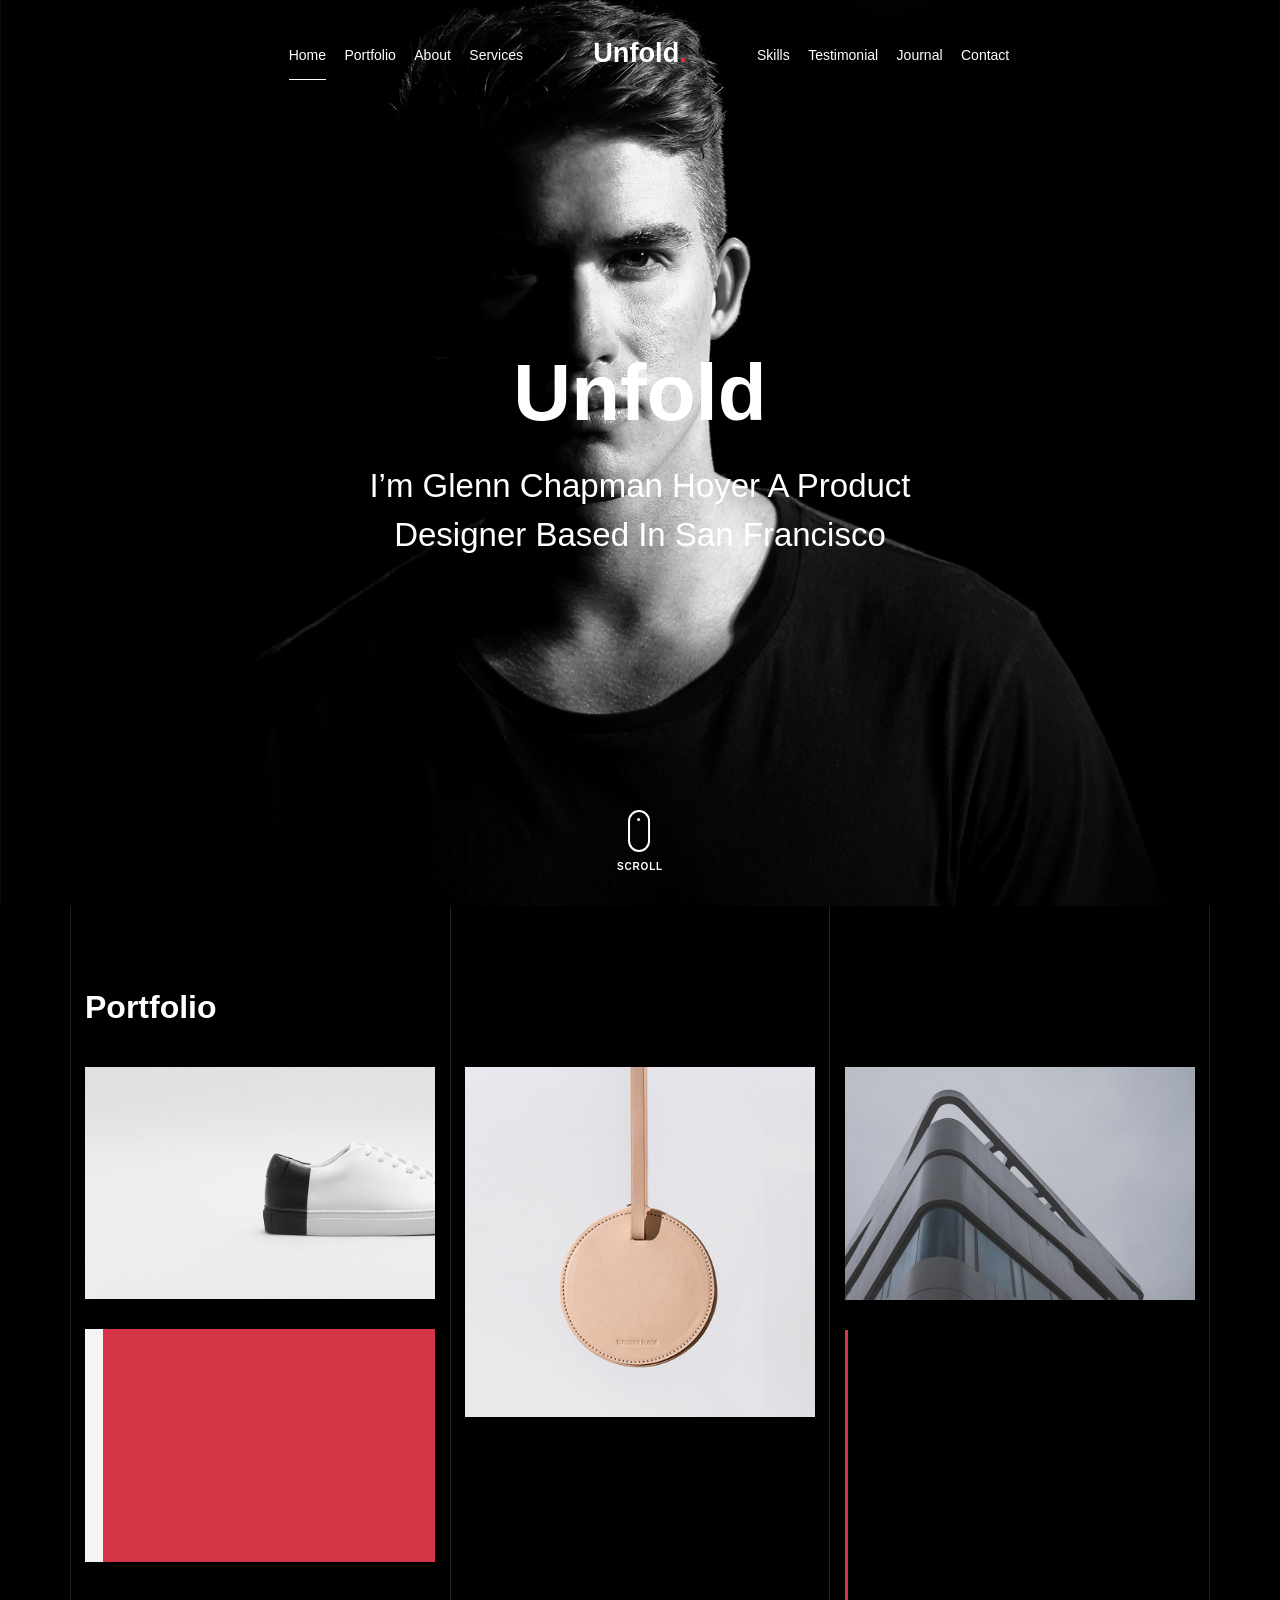
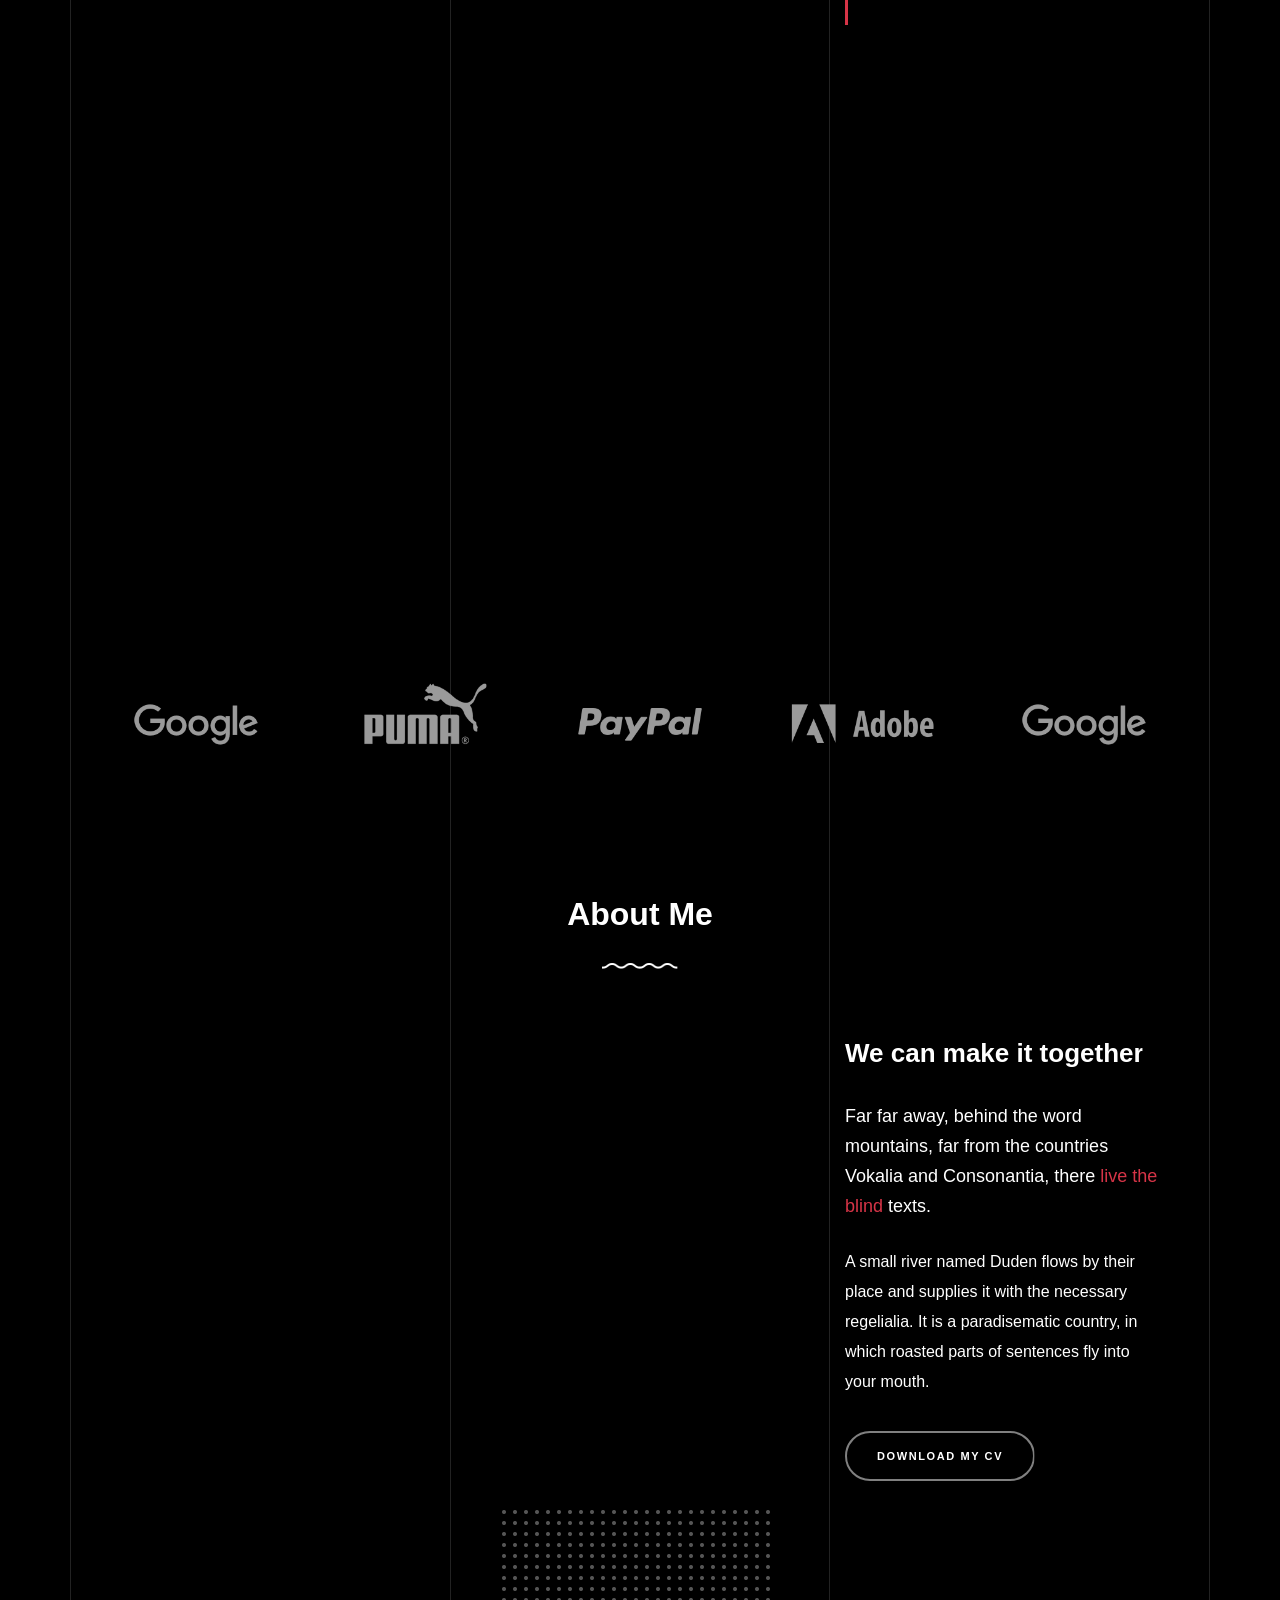
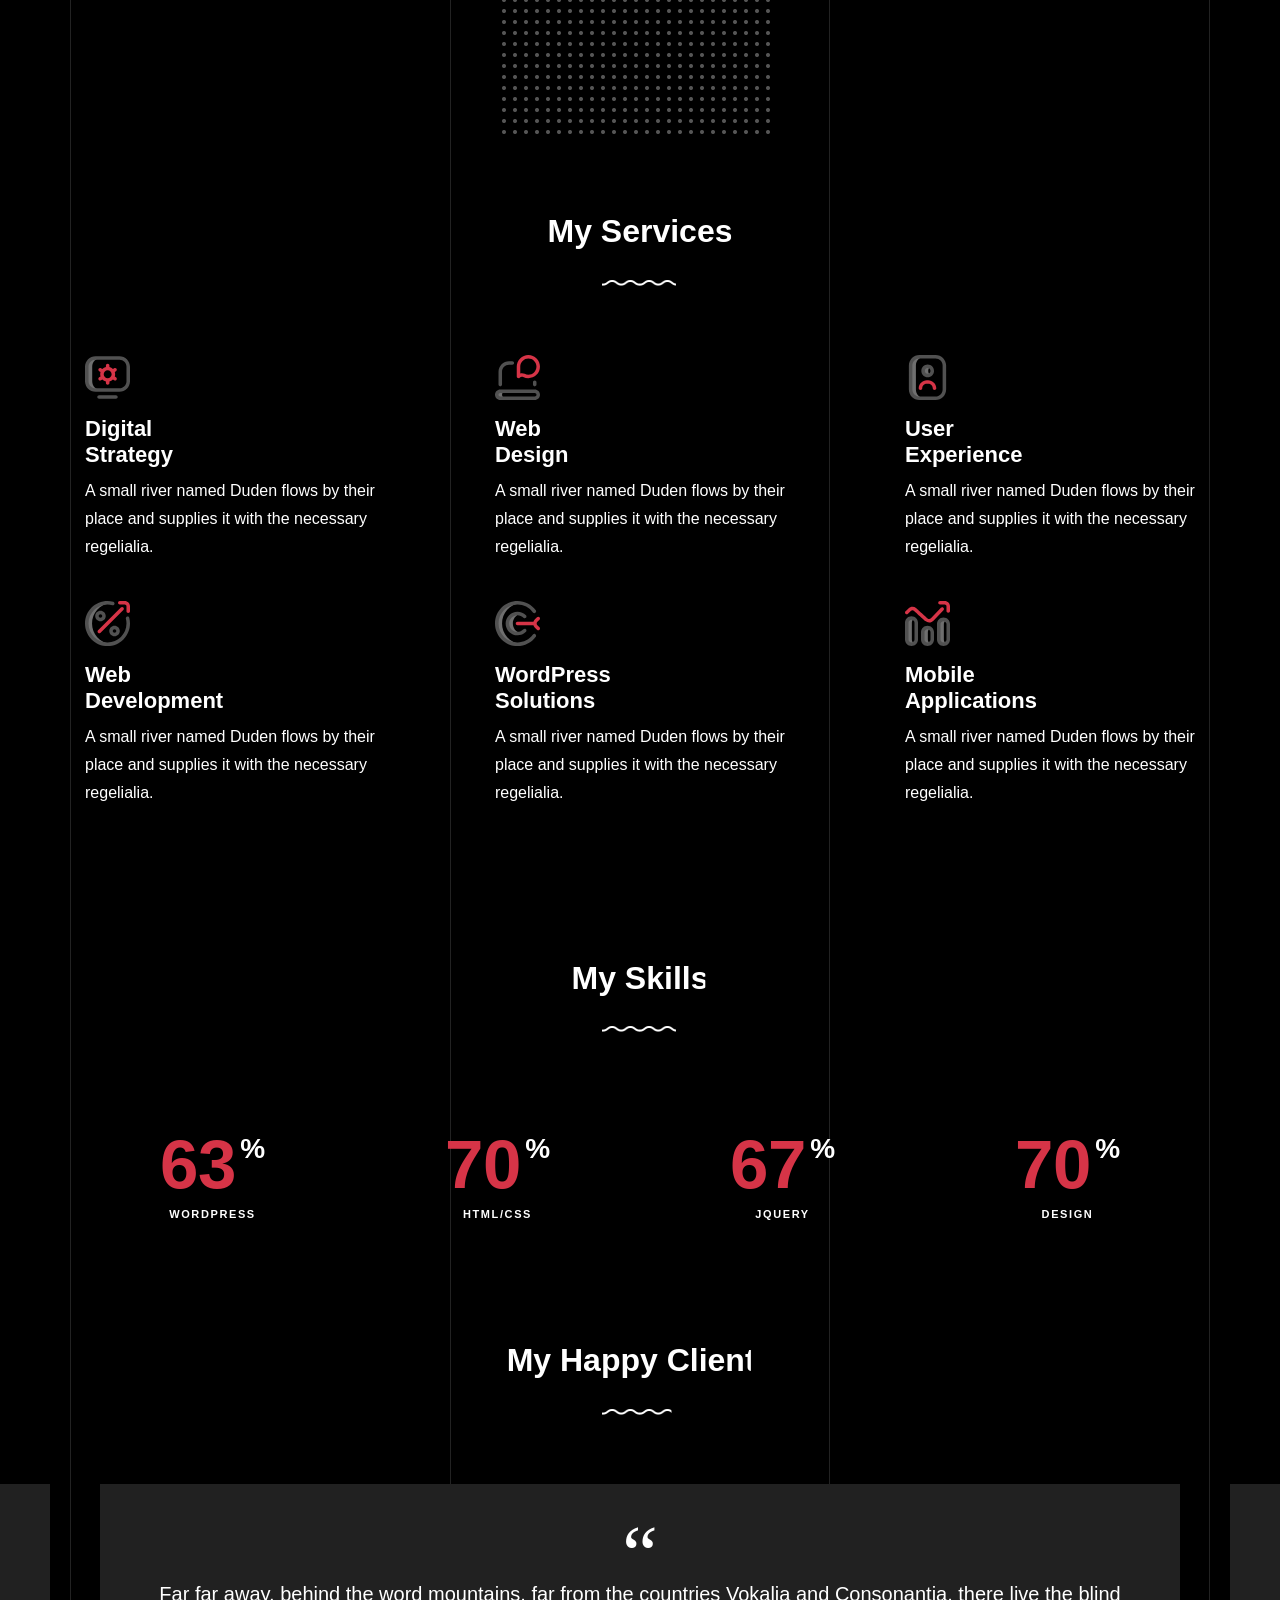
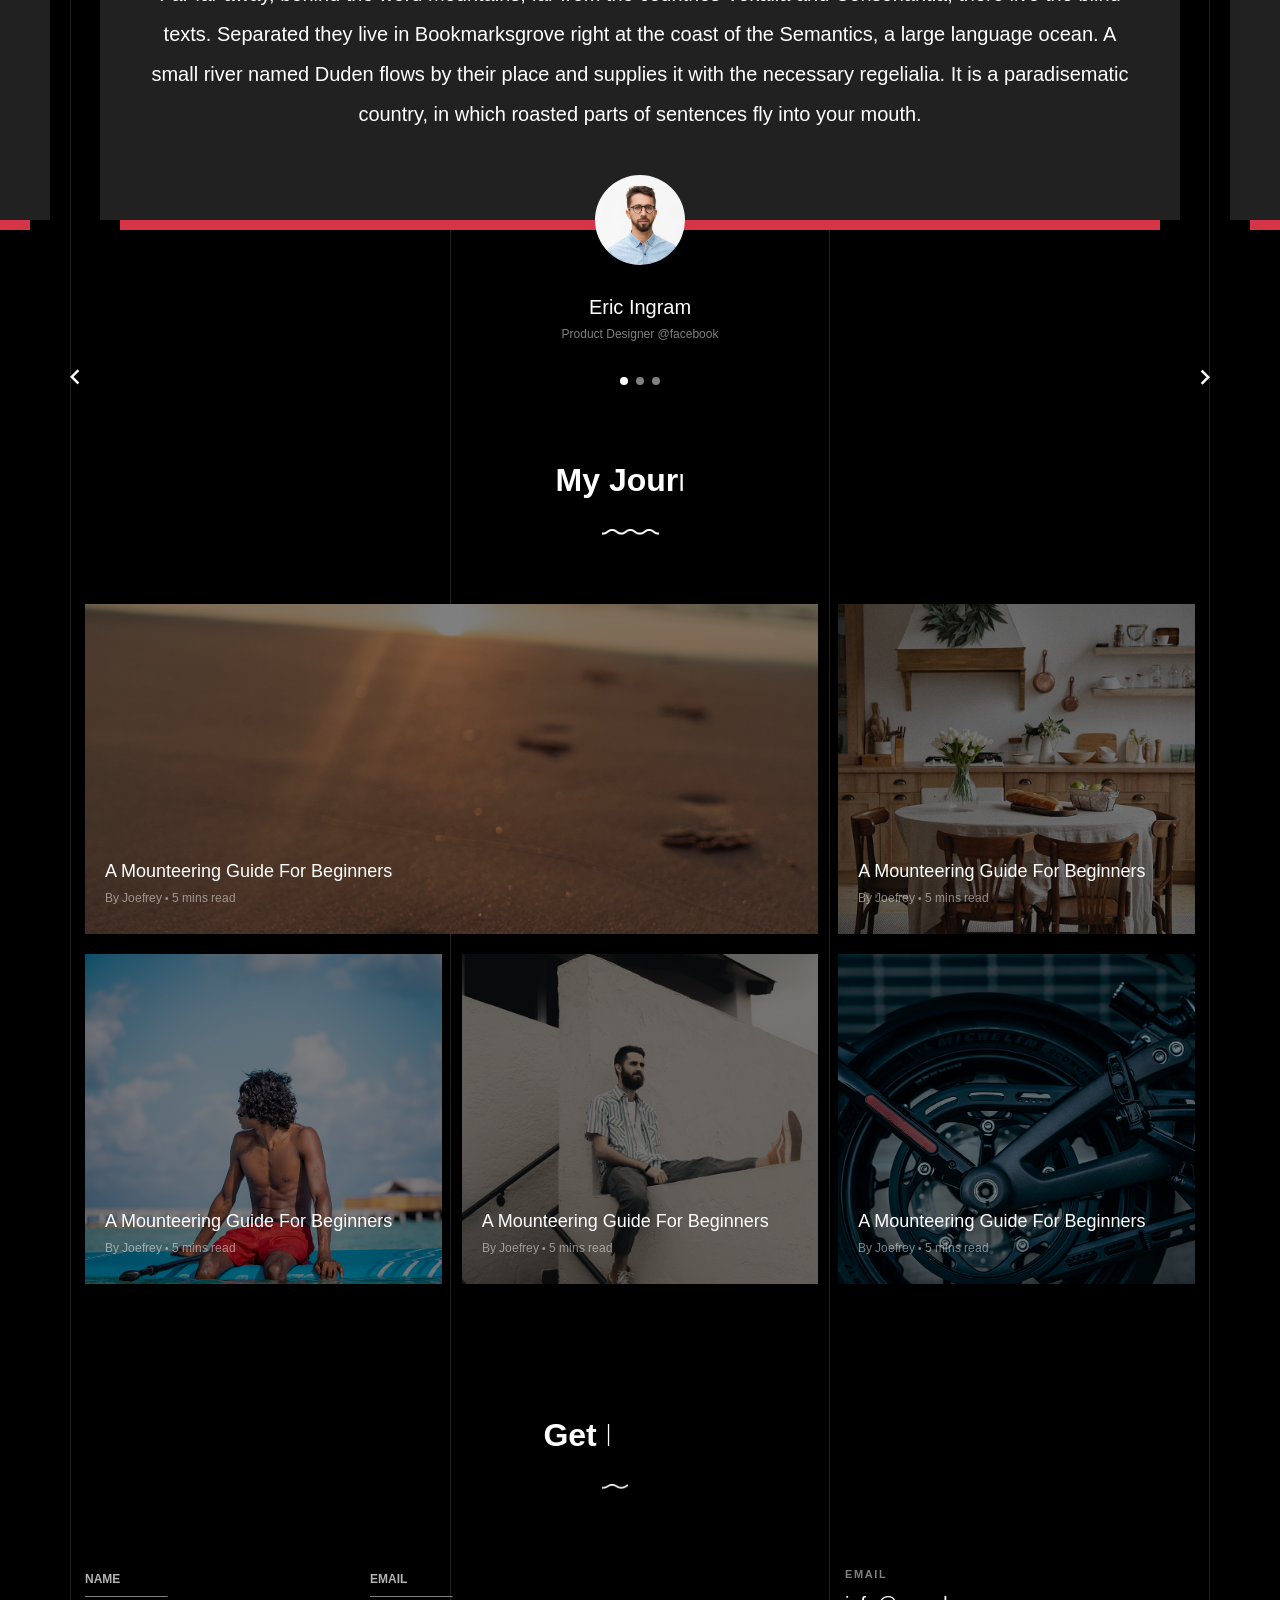
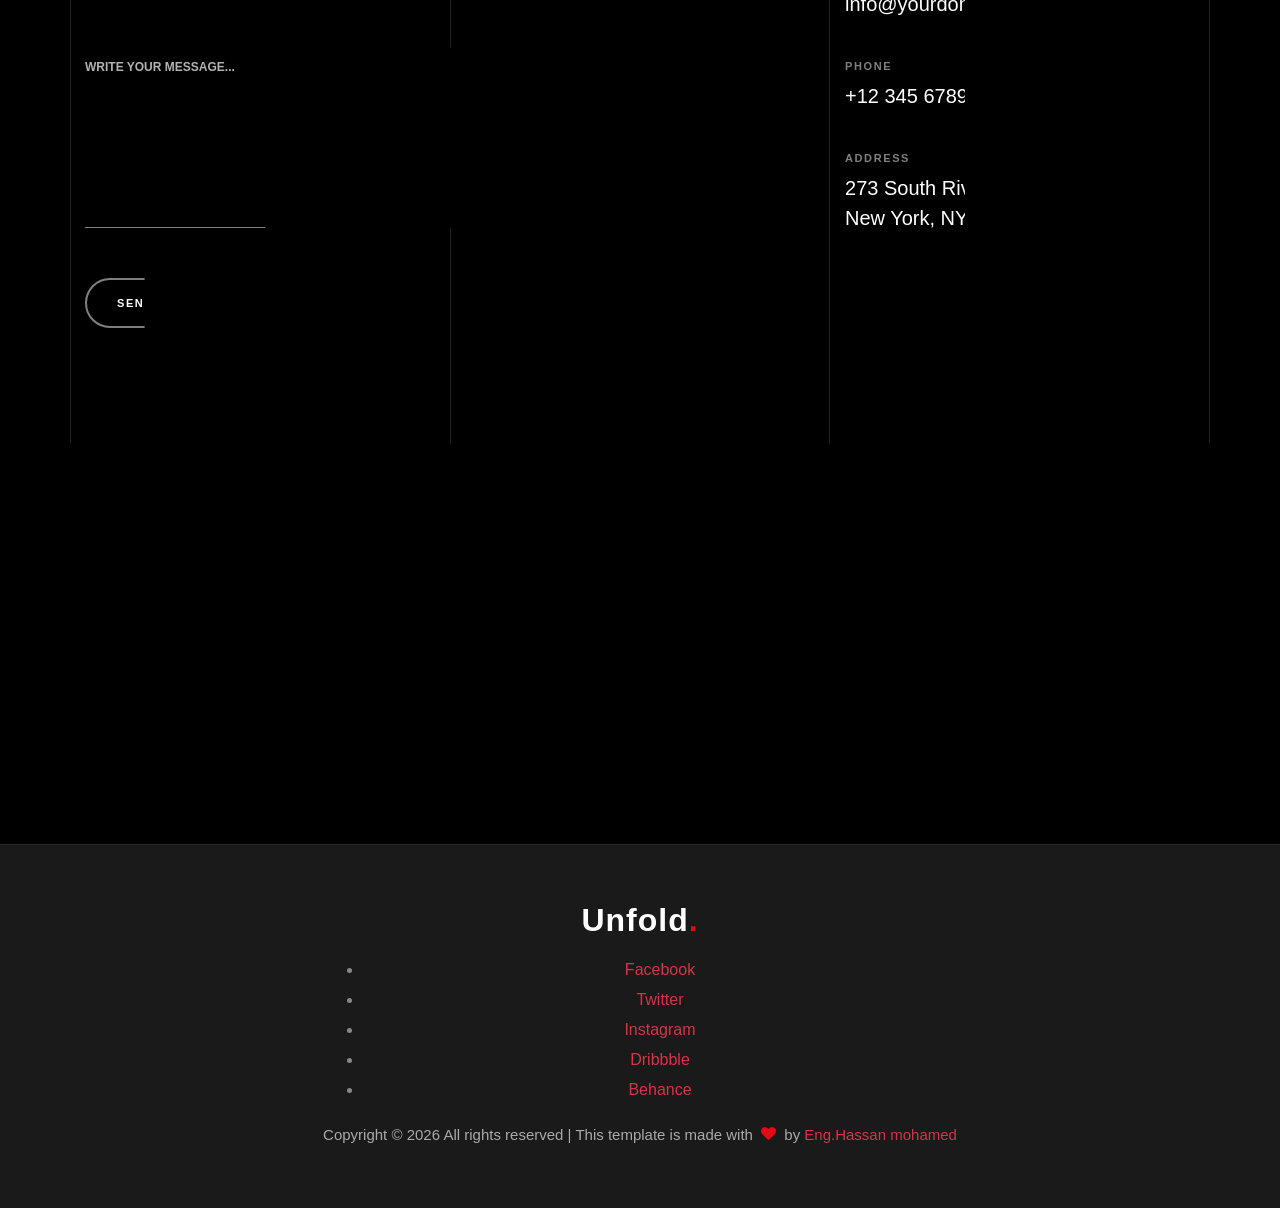
<file: arabic/portfolio-single-1.html>
<!doctype html>
<html lang="en">
  <head>
    <title>Unfold &mdash; A onepage portfolio HTML template by Ena.Hassan mohamed</title>
    <meta charset="utf-8">
    <meta name="viewport" content="width=device-width, initial-scale=1, shrink-to-fit=no">

    <meta name="description" content="">
    <meta name="keywords" content="html, css, javascript, jquery">
    <meta name="author" content="">

    <link rel="stylesheet" href="css/vendor/icomoon/style.css">
    <link rel="stylesheet" href="css/vendor/owl.carousel.min.css">
    <link rel="stylesheet" href="css/vendor/animate.min.css">
    <link rel="stylesheet" href="css/vendor/aos.css">
    <link rel="stylesheet" href="css/vendor/bootstrap.min.css">
    <link rel="stylesheet" href="css/vendor/jquery.fancybox.min.css">
    

    <!-- Theme Style -->
    <link rel="stylesheet" href="css/style.css">

  </head>
  <body data-spy="scroll" data-target=".site-nav-target" data-offset="200">

    <nav class="unslate_co--site-mobile-menu">
      <div class="close-wrap d-flex">
        <a href="#" class="d-flex ml-auto js-menu-toggle">
          <span class="close-label">Close</span>
          <div class="close-times">
            <span class="bar1"></span>
            <span class="bar2"></span>
          </div>
        </a>
      </div>
      <div class="site-mobile-inner"></div>
    </nav>


    <div class="unslate_co--site-wrap">

      <div class="unslate_co--site-inner">

        <div class="lines-wrap">
          <div class="lines-inner">
            <div class="lines"></div>
          </div>
        </div>
        <!-- END lines -->
      
      <nav class="unslate_co--site-nav site-nav-target">

        <div class="container">
        
          <div class="row align-items-center justify-content-between text-left">
            <div class="col-md-5 text-right">
              <ul class="site-nav-ul js-clone-nav text-left d-none d-lg-inline-block">
                <li class="has-children">
                  <a href="#home-section" class="nav-link">Home</a>
                  <ul class="dropdown">
                    <li>
                      <a href="index.html">Hero Image BG</a>
                    </li>
                    <li>
                      <a href="index-video.html">Video BG</a>
                    </li>
                    <li>
                      <a href="index-hero-slider.html">Hero Slider</a>
                    </li>
                    <li>
                      <a href="index-sidebar-menu.html">Sidebar Menu</a>
                    </li>
                    <li>
                      <a href="index-right-menu.html">Right Menu</a>
                    </li>
                  </ul>
                </li>
                <li><a href="#portfolio-section" class="nav-link">Portfolio</a></li>
                <li><a href="#about-section" class="nav-link">About</a></li>
                <li><a href="#services-section" class="nav-link">Services</a></li>
              </ul>
            </div>
            <div class="site-logo pos-absolute">
              <a href="index.html" class="unslate_co--site-logo">Unfold<span>.</span></a>
            </div>
            <div class="col-md-5 text-right text-lg-left">
              <ul class="site-nav-ul js-clone-nav text-left d-none d-lg-inline-block">
                <li><a href="#skills-section" class="nav-link">Skills</a></li>
                <li><a href="#testimonial-section" class="nav-link">Testimonial</a></li>
                <li><a href="#journal-section" class="nav-link">Journal</a></li>
                <li><a href="#contact-section" class="nav-link">Contact</a></li>
              </ul>

              <ul class="site-nav-ul-none-onepage text-right d-inline-block d-lg-none">
                <li><a href="#" class="js-menu-toggle">Menu</a></li>
              </ul>

            </div>
          </div>
        </div>

      </nav>
      <!-- END nav -->

      <div class="cover-v1 jarallax" style="background-image: url('images/cover_bg_2.jpg');" id="home-section">
        <div class="container">
          <div class="row align-items-center">
              
            <div class="col-md-7 mx-auto text-center">
              <h1 class="heading gsap-reveal-hero">Unfold</h1>
              <h2 class="subheading gsap-reveal-hero">I’m Glenn Chapman Hoyer A Product Designer Based In San Francisco</h2>
            </div>

          </div>
        </div>


        <a href="#portfolio-section" class="mouse-wrap smoothscroll">
          <span class="mouse">
            <span class="scroll"></span>
          </span>
          <span class="mouse-label">Scroll</span>
        </a>

      </div>
      <!-- END .cover-v1 -->


      <div class="unslate_co--section" id="portfolio-section">
        <div class="container">
          
          
          <div class="relative"><div class="loader-portfolio-wrap"><div class="loader-portfolio"></div></div> </div>
          <div id="portfolio-single-holder"></div>

          <div class="portfolio-wrapper">

            <div class="d-flex align-items-center mb-4 gsap-reveal gsap-reveal-filter">
              <h2 class="mr-auto heading-h2"><span class="gsap-reveal">Portfolio</span></h2>

              <!-- <a href="#" class="text-white js-filter d-inline-block d-lg-none">Filter</a>
              
              <div class="filter-wrap">
                <div class="filter ml-auto" id="filters">
                  <a href="#" class="active" data-filter="*">All</a>
                  <a href="#" data-filter=".web">Web</a>
                  <a href="#" data-filter=".branding">Branding</a>
                  <a href="#" data-filter=".illustration">Illustration</a>
                  <a href="#" data-filter=".packaging">Packaging</a>
                </div>
              </div> -->
            </div>


            
            <div id="posts" class="row gutter-isotope-item">
              <div class="item web branding col-sm-6 col-md-6 col-lg-4 isotope-mb-2">
                <a href="portfolio-single-1.html" class="portfolio-item ajax-load-page isotope-item gsap-reveal-img" data-id="1">
                    <div class="overlay">
                      <span class="wrap-icon icon-link2"></span>
                      <div class="portfolio-item-content">
                        <h3>Shoe Rebranding</h3>
                        <p>web, branding</p>
                      </div>
                    </div>
                    <img src="images/work_1_md.jpg" class="lazyload  img-fluid" alt="Images" />
                  </a>
              </div>
              <div class="item branding packaging illustration col-sm-6 col-md-6 col-lg-4 isotope-mb-2 ">
                <a href="portfolio-single-3.html" class="portfolio-item ajax-load-page item-portrait isotope-item gsap-reveal-img" data-id="3">
                    <div class="overlay">
                      <span class="wrap-icon icon-link2"></span>
                      <div class="portfolio-item-content">
                        <h3>Reworking</h3>
                        <p>branding, packaging, illustration</p>
                      </div>
                    </div>
                    <img src="images/work_2_md.jpg" class="lazyload  img-fluid" alt="Images" />
                  </a>
              </div>

              <div class="item branding packaging col-sm-6 col-md-6 col-lg-4 isotope-mb-2">
                <a href="portfolio-single-4.html" class="portfolio-item isotope-item gsap-reveal-img ajax-load-page" data-id="4">
                    <div class="overlay">
                      <span class="wrap-icon icon-link2"></span>
                      <div class="portfolio-item-content">
                        <h3>Modern Building</h3>
                        <p>branding, packaging</p>
                      </div>
                    </div>
                    <img src="images/work_3_md.jpg" class="lazyload  img-fluid" alt="Images" />
                  </a>
              </div>

              <div class="item web packaging col-sm-6 col-md-6 col-lg-4 isotope-mb-2">

                <a href="images/work_4_full.jpg" class="portfolio-item isotope-item gsap-reveal-img" data-fancybox="gallery" data-caption="Watch">
                    <div class="overlay">
                      <span class="wrap-icon icon-photo2"></span>
                      <div class="portfolio-item-content">
                        <h3>Watch</h3>
                        <p>web, packaging</p>
                      </div>
                    </div>
                    <img src="images/work_4_full.jpg" class="lazyload  img-fluid" alt="Images" />
                  </a>

              </div>

              <div class="item illustration packaging col-sm-6 col-md-6 col-lg-4 isotope-mb-2">
                <a href="images/work_5_md.jpg" class="portfolio-item isotope-item gsap-reveal-img" data-fancybox="gallery" data-caption="Shoe Rebranding">
                    <div class="overlay">
                      <span class="wrap-icon icon-photo2"></span>
                      <div class="portfolio-item-content">
                        <h3>Shoe Rebranding</h3>
                        <p>illustration, packaging</p>
                      </div>
                    </div>
                    <img src="images/work_5_md.jpg" class="lazyload  img-fluid" alt="Images" />
                  </a>
              </div>

              <div class="item web branding col-sm-6 col-md-6 col-lg-4 isotope-mb-2">
                <a href="portfolio-single-2.html" class="portfolio-item ajax-load-page item-portrait isotope-item gsap-reveal-img" data-id="2">
                    <div class="overlay">
                      <span class="wrap-icon icon-link2"></span>
                      <div class="portfolio-item-content">
                        <h3>Reshape</h3>
                        <p>web, branding</p>
                      </div>
                    </div>
                    <img src="images/work_6_md.jpg" class="lazyload  img-fluid" alt="Images" />
                  </a>
              </div>

              <div class="item branding packaging col-sm-6 col-md-6 col-lg-4 isotope-mb-2">
                <a href="images/work_7_a_md.jpg" class="portfolio-item item-portrait isotope-item gsap-reveal-img " data-fancybox="gallery" data-caption="Modern Building">
                    <div class="overlay">
                      <span class="wrap-icon icon-photo2"></span>
                      <div class="portfolio-item-content">
                        <h3>Modern Building</h3>
                        <p>branding, packaging</p>
                      </div>
                    </div>
                    <img src="images/work_7_a_md.jpg" class="lazyload  img-fluid" alt="Images" />
                  </a>
              </div>

              <div class="item web branding col-sm-6 col-md-6 col-lg-4 isotope-mb-2">
                <a href="https://www.youtube.com/watch?v=mwtbEGNABWU" class="portfolio-item isotope-item gsap-reveal-img" data-fancybox="gallery" data-caption="Showreel 2019">
                    <div class="overlay">
                      <span class="wrap-icon icon-play_circle_filled"></span>
                      <div class="portfolio-item-content">
                        <h3>Showreel 2019</h3>
                        <p>web, branding</p>
                      </div>
                    </div>
                    <img src="images/work_8_md.jpg" class="lazyload  img-fluid" alt="Images" />
                  </a>
              </div>

              <div class="item web illustration col-sm-6 col-md-6 col-lg-4 isotope-mb-2">
                <a href="images/work_9_a_md.jpg" class="portfolio-item isotope-item gsap-reveal-img" data-fancybox="gallery" data-caption="Render Packaging">
                    <div class="overlay">
                      <span class="wrap-icon icon-photo2"></span>
                      <div class="portfolio-item-content">
                        <h3>Render Packaging</h3>
                        <p>web, illustration</p>
                      </div>
                    </div>
                    <img src="images/work_9_a_md.jpg" class="lazyload  img-fluid" alt="Images" />
                  </a>
              </div>

            </div>
            
          </div>


        </div>
      </div>


      <div class="unslate_co--section">
        <div class="container">
          <div class="owl-carousel logo-slider">
            <div class="logo-v1 gsap-reveal">
              <img src="images/logo-google.png" alt="Image" class="img-fluid">
            </div>
            <div class="logo-v1 gsap-reveal">
              <img src="images/logo-puma.png" alt="Image" class="img-fluid">
            </div>
            <div class="logo-v1 gsap-reveal">
              <img src="images/logo-paypal.png" alt="Image" class="img-fluid">
            </div>
            <div class="logo-v1 gsap-reveal">
              <img src="images/logo-adobe.png" alt="Image" class="img-fluid">
            </div>
          </div>
        </div>
      </div>


      <div class="unslate_co--section" id="about-section">
        <div class="container">
          
          <div class="section-heading-wrap text-center mb-5">
            <h2 class="heading-h2 text-center divider"><span class="gsap-reveal">About Me</span></h2>
            <span class="gsap-reveal">
            <img src="images/divider.png" alt="divider" width="76">
            </span>
          </div>
          

          <div class="row mt-5 justify-content-between">
            <div class="col-lg-7 mb-5 mb-lg-0">
              <figure class="dotted-bg gsap-reveal-img ">
                <img src="images/about_me_pic2.jpg" alt="Image" class="img-fluid">
              </figure>
            </div>
            <div class="col-lg-4 pr-lg-5">
              <h3 class="mb-4 heading-h3"><span class="gsap-reveal">We can make it together</span></h3>
              <p class="lead gsap-reveal">Far far away, behind the word mountains, far from the countries Vokalia and Consonantia, there <a href="#">live the blind</a> texts. </p>
              <p class="mb-4 gsap-reveal">A small river named Duden flows by their place and supplies it with the necessary regelialia. It is a paradisematic country, in which roasted parts of sentences fly into your mouth.</p>
              <p class="gsap-reveal"><a href="#" class="btn btn-outline-pill btn-custom-light">Download my CV</a></p>
            </div>
          </div>
        </div>
      </div>

      <div class="unslate_co--section" id="services-section">
        <div class="container">

          <div class="section-heading-wrap text-center mb-5">
            <h2 class="heading-h2 text-center divider"><span class="gsap-reveal">My Services</span></h2>
            <span class="gsap-reveal"><img src="images/divider.png" alt="divider" width="76"></span>
          </div>

          <div class="row gutter-v3">
            <div class="col-md-6 col-lg-4 mb-4">
              <div class="feature-v1" data-aos="fade-up" data-aos-delay="0">
                <div class="wrap-icon mb-3">
                  <img src="images/svg/001-options.svg" alt="Image" width="45">
                </div>
                <h3>Digital <br> Strategy</h3>
                <p>A small river named Duden flows by their place and supplies it with the necessary regelialia. </p>
              </div> 
            </div>
            <div class="col-md-6 col-lg-4 mb-4">
              <div class="feature-v1" data-aos="fade-up" data-aos-delay="100">
                <div class="wrap-icon mb-3">
                  <img src="images/svg/002-chat.svg" alt="Icon" width="45">
                </div>
                <h3>Web <br> Design</h3>
                <p>A small river named Duden flows by their place and supplies it with the necessary regelialia. </p>
              </div> 
            </div>
            <div class="col-md-6 col-lg-4 mb-4">
              <div class="feature-v1" data-aos="fade-up" data-aos-delay="200">
                <div class="wrap-icon mb-3">
                  <img src="images/svg/003-contact-book.svg" alt="Image" class="img-fluid" width="45">
                </div>
                <h3>User <br> Experience</h3>
                <p>A small river named Duden flows by their place and supplies it with the necessary regelialia. </p>
              </div> 
            </div>

            <div class="col-md-6 col-lg-4 mb-4">
              <div class="feature-v1" data-aos="fade-up" data-aos-delay="0">
                <div class="wrap-icon mb-3">
                  <img src="images/svg/004-percentage.svg" alt="Image" width="45">
                </div>
                <h3>Web <br> Development</h3>
                <p>A small river named Duden flows by their place and supplies it with the necessary regelialia. </p>
              </div> 
            </div>
            <div class="col-md-6 col-lg-4 mb-4">
              <div class="feature-v1" data-aos="fade-up" data-aos-delay="100">
                <div class="wrap-icon mb-3">
                  <img src="images/svg/006-goal.svg" alt="Image" width="45">
                </div>
                <h3>WordPress <br> Solutions</h3>
                <p>A small river named Duden flows by their place and supplies it with the necessary regelialia. </p>
              </div> 
            </div>
            <div class="col-md-6 col-lg-4 mb-4">
              <div class="feature-v1" data-aos="fade-up" data-aos-delay="200">
                <div class="wrap-icon mb-3">
                  <img src="images/svg/005-line-chart.svg" alt="Image" width="45">
                </div>
                <h3>Mobile <br> Applications</h3>
                <p>A small river named Duden flows by their place and supplies it with the necessary regelialia. </p>
              </div> 
            </div>

          </div>
        </div>
      </div>

      <div class="unslate_co--section section-counter" id="skills-section">
        <div class="container">
          <div class="section-heading-wrap text-center mb-5">
            <h2 class="heading-h2 text-center divider"><span class="gsap-reveal">My Skills</span></h2>
            <span class="gsap-reveal"><img src="images/divider.png" alt="divider" width="76"></span>
          </div>


          <div class="row pt-5">
            <div class="col-6 col-sm-6 mb-5 mb-lg-0 col-md-6 col-lg-3" data-aos="fade-up" data-aos-delay="0">
              <div class="counter-v1 text-center">
                <span class="number-wrap">
                  <span class="number number-counter" data-number="90">0</span>
                  <span class="append-text">%</span>
                </span>
                <span class="counter-label">WordPress</span>
              </div>
            </div>
            <div class="col-6 col-sm-6 mb-5 mb-lg-0 col-md-6 col-lg-3" data-aos="fade-up" data-aos-delay="100">
              <div class="counter-v1 text-center">
                <span class="number-wrap">
                  <span class="number number-counter" data-number="99">0</span>
                  <span class="append-text">%</span>
                </span>
                <span class="counter-label">HTML/CSS</span>
              </div>
            </div>
            <div class="col-6 col-sm-6 mb-5 mb-lg-0 col-md-6 col-lg-3" data-aos="fade-up" data-aos-delay="200">
              <div class="counter-v1 text-center">
                <span class="number-wrap">
                  <span class="number number-counter" data-number="95">0</span>
                  <span class="append-text">%</span>
                </span>
                <span class="counter-label">jQuery</span>
              </div>
            </div>
            <div class="col-6 col-sm-6 mb-5 mb-lg-0 col-md-6 col-lg-3" data-aos="fade-up" data-aos-delay="300">
              <div class="counter-v1 text-center">
                <span class="number-wrap">
                  <span class="number number-counter" data-number="100">0</span>
                  <span class="append-text">%</span>
                </span>
                <span class="counter-label">Design</span>
              </div>
            </div>
          </div>
        </div>
      </div>
      <!-- END .counter -->

      <div class="unslate_co--section" id="testimonial-section">
        <div class="container">
          <div class="section-heading-wrap text-center mb-5">
            <h2 class="heading-h2 text-center divider"><span class="gsap-reveal">My Happy Clients</span></h2>
            <span class="gsap-reveal"><img src="images/divider.png" alt="divider" width="76"></span>
          </div>
        </div>

        <div class="owl-carousel testimonial-slider" data-aos="fade-up">
          <div>
            <div class="testimonial-v1">
              <div class="testimonial-inner-bg">
                <span class="quote">&ldquo;</span>
                <blockquote>
                  Far far away, behind the word mountains, far from the countries Vokalia and Consonantia, there live the blind texts. Separated they live in Bookmarksgrove right at the coast of the Semantics, a large language ocean. A small river named Duden flows by their place and supplies it with the necessary regelialia. It is a paradisematic country, in which roasted parts of sentences fly into your mouth.
                </blockquote>
              </div>
              
              <div class="testimonial-author-info">
                <img src="images/person_man_1.jpg" alt="Image">
                <h3>Eric Ingram</h3>
                <span class="d-block position">Product Designer @facebook</span>
              </div>

            </div>
          </div>
          <div>
            <div class="testimonial-v1">
              <div class="testimonial-inner-bg">
                <span class="quote">&ldquo;</span>
                <blockquote>
                  Far far away, behind the word mountains, far from the countries Vokalia and Consonantia, there live the blind texts. Separated they live in Bookmarksgrove right at the coast of the Semantics, a large language ocean. A small river named Duden flows by their place and supplies it with the necessary regelialia. It is a paradisematic country, in which roasted parts of sentences fly into your mouth.
                </blockquote>
              </div>
              
              <div class="testimonial-author-info">
                <img src="images/person_man_2.jpg" alt="Image">
                <h3>Ryan Mullins</h3>
                <span class="d-block position">Product Designer @Shopify</span>
              </div>

            </div>
          </div>
          <div>
            <div class="testimonial-v1">
              <div class="testimonial-inner-bg">
                <span class="quote">&ldquo;</span>
                <blockquote>
                  Far far away, behind the word mountains, far from the countries Vokalia and Consonantia, there live the blind texts. Separated they live in Bookmarksgrove right at the coast of the Semantics, a large language ocean. A small river named Duden flows by their place and supplies it with the necessary regelialia. It is a paradisematic country, in which roasted parts of sentences fly into your mouth.
                </blockquote>
              </div>
              
              <div class="testimonial-author-info">
                <img src="images/person_woman_1.jpg" alt="Image">
                <h3>Erica Miller</h3>
                <span class="d-block position">Product Designer @Twitter</span>
              </div>

            </div>
          </div>
        </div>

      </div>
      <!-- END testimonial -->

      <div class="unslate_co--section" id="journal-section">
        <div class="container">
          <div class="section-heading-wrap text-center mb-5">
            <h2 class="heading-h2 text-center divider"><span class="gsap-reveal">My Journal</span></h2>
            <span class="gsap-reveal"><img src="images/divider.png" alt="divider" width="76"></span>
          </div>

          
          <div class="row gutter-v4 align-items-stretch">
            <div class="col-sm-6 col-md-6 col-lg-8 blog-post-entry" data-aos="fade-up" data-aos-delay="0">

              <a href="blog-single.html" class="grid-item blog-item w-100 h-100">
                <div class="overlay">
                  <div class="portfolio-item-content">
                    <h3>A Mounteering Guide For Beginners</h3>
                    <p class="post-meta">By Joefrey <span class="small">&bullet;</span> 5 mins read</p>
                  </div>
                </div>
                <img src="images/post_1.jpg" class="lazyload" alt="Image" />
              </a>


            </div>
            <div class="col-sm-6 col-md-6 col-lg-4 blog-post-entry" data-aos="fade-up" data-aos-delay="100">
              <a href="blog-single.html" class="grid-item blog-item w-100 h-100">
                <div class="overlay">
                  <div class="portfolio-item-content">
                    <h3>A Mounteering Guide For Beginners</h3>
                    <p class="post-meta">By Joefrey <span class="small">&bullet;</span> 5 mins read</p>
                  </div>
                </div>
                <img src="images/post_2.jpg" class="lazyload" alt="Image" />
              </a>
            </div>


            <div class="col-sm-6 col-md-6 col-lg-4 blog-post-entry" data-aos="fade-up" data-aos-delay="0">

              <a href="blog-single.html" class="grid-item blog-item w-100 h-100">
                <div class="overlay">
                  <div class="portfolio-item-content">
                    <h3>A Mounteering Guide For Beginners</h3>
                    <p class="post-meta">By Joefrey <span class="small">&bullet;</span> 5 mins read</p>
                  </div>
                </div>
                <img src="images/post_3.jpg" class="lazyload" alt="Image" />
              </a>


            </div>
            <div class="col-sm-6 col-md-6 col-lg-4 blog-post-entry" data-aos="fade-up" data-aos-delay="100">
              <a href="blog-single.html" class="grid-item blog-item w-100 h-100">
                <div class="overlay">
                  <div class="portfolio-item-content">
                    <h3>A Mounteering Guide For Beginners</h3>
                    <p class="post-meta">By Joefrey <span class="small">&bullet;</span> 5 mins read</p>
                  </div>
                </div>
                <img src="images/post_4.jpg" class="lazyload" alt="Image" />
              </a>
            </div>

            <div class="col-sm-6 col-md-6 col-lg-4 blog-post-entry" data-aos="fade-up" data-aos-delay="200">
              <a href="blog-single.html" class="grid-item blog-item w-100 h-100">
                <div class="overlay">
                  <div class="portfolio-item-content">
                    <h3>A Mounteering Guide For Beginners</h3>
                    <p class="post-meta">By Joefrey <span class="small">&bullet;</span> 5 mins read</p>
                  </div>
                </div>
                <img src="images/post_5.jpg" class="lazyload" alt="Image" />
              </a>
            </div>


          </div>

        </div>
      </div>
      <!-- END blog posts -->


      <div class="unslate_co--section" id="contact-section">
        <div class="container">
          <div class="section-heading-wrap text-center mb-5">
            <h2 class="heading-h2 text-center divider"><span class="gsap-reveal">Get In Touch</span></h2>
            <span class="gsap-reveal"><img src="images/divider.png" alt="divider" width="76"></span>
          </div>


          <div class="row justify-content-between">
            
            <div class="col-md-6">
              <form method="post" class="form-outline-style-v1" id="contactForm">
                <div class="form-group row mb-0">

                  <div class="col-lg-6 form-group gsap-reveal">
                    <label for="name">Name</label>
                    <input name="name" type="text" class="form-control" id="name">
                  </div>
                  <div class="col-lg-6 form-group gsap-reveal">
                    <label for="email">Email</label>
                    <input name="email" type="email" class="form-control" id="email">
                  </div>
                  <div class="col-lg-12 form-group gsap-reveal">
                    <label for="message">Write your message...</label>
                    <textarea name="message" id="message" cols="30" rows="7" class="form-control"></textarea>
                  </div>
                </div>
                <div class="form-group row gsap-reveal">
                    <div class="col-md-12 d-flex align-items-center">
                      <input type="submit" class="btn btn-outline-pill btn-custom-light mr-3" value="Send Message">
                      <span class="submitting"></span>
                    </div>
                  </div>
              </form>
              <div id="form-message-warning" class="mt-4"></div> 
              <div id="form-message-success">
                Your message was sent, thank you!
              </div>

            </div>

            <div class="col-md-4">
              <div class="contact-info-v1">
                <div class="gsap-reveal d-block">
                  <span class="d-block contact-info-label">Email</span>
                  <a href="#" class="contact-info-val">info@yourdomain.com</a>
                </div>
                <div class="gsap-reveal d-block">
                  <span class="d-block contact-info-label">Phone</span>
                  <a href="#" class="contact-info-val">+12 345 6789 012</a>
                </div>
                <div class="gsap-reveal d-block">
                  <span class="d-block contact-info-label">Address</span>
                  <address class="contact-info-val">273 South Riverview Rd. <br> New York, NY 10011</address>
                </div>
              </div>
            </div>

          </div>
        </div>
      </div>
      </div> <!-- END .unslate_co-site-inner -->

      <footer class="unslate_co--footer unslate_co--section">
        <div class="container">
          <div class="row justify-content-center">
            <div class="col-md-7">
              
              <div class="footer-site-logo"><a href="#">Unfold<span>.</span></a></div>

              <ul class="footer-site-social">
                <li><a href="#">Facebook</a></li>
                <li><a href="#">Twitter</a></li>
                <li><a href="#">Instagram</a></li>
                <li><a href="#">Dribbble</a></li>
                <li><a href="#">Behance</a></li>
              </ul>

              <p class="site-copyright">
                
                <!-- Link back to Colorlib can't be removed. Template is licensed under CC BY 3.0. -->
                Copyright &copy;
                <script>
                  document.write(new Date().getFullYear());
                </script> All rights reserved | This template is made with <i class="icon-heart"
                  aria-hidden="true"></i> by <a href="https://hassan6102.github.io/cv/" target="_blank">Eng.Hassan mohamed</a>
                <!-- Link back to Colorlib can't be removed. Template is licensed under CC BY 3.0. -->
              
              </p>

            </div>
          </div>
        </div>
      </footer>

      
    </div>

    
    <!-- Loader -->
    <div id="unslate_co--overlayer"></div>
    <div class="site-loader-wrap">
      <div class="site-loader"></div>
    </div>

    <script src="js/scripts-dist.js"></script>
    <script src="js/main.js"></script>

  </body>
</html>
</file>
<file: css/vendor/icomoon/style.css>
@font-face {
  font-family: 'icomoon';
  src:  url('fonts/icomoon.eot?10si43');
  src:  url('fonts/icomoon.eot?10si43#iefix') format('embedded-opentype'),
    url('fonts/icomoon.ttf?10si43') format('truetype'),
    url('fonts/icomoon.woff?10si43') format('woff'),
    url('fonts/icomoon.svg?10si43#icomoon') format('svg');
  font-weight: normal;
  font-style: normal;
}

[class^="icon-"], [class*=" icon-"] {
  /* use !important to prevent issues with browser extensions that change fonts */
  font-family: 'icomoon' !important;
  speak: none;
  font-style: normal;
  font-weight: normal;
  font-variant: normal;
  text-transform: none;
  line-height: 1;

  /* Better Font Rendering =========== */
  -webkit-font-smoothing: antialiased;
  -moz-osx-font-smoothing: grayscale;
}

.icon-asterisk:before {
  content: "\f069";
}
.icon-plus:before {
  content: "\f067";
}
.icon-question:before {
  content: "\f128";
}
.icon-minus:before {
  content: "\f068";
}
.icon-glass:before {
  content: "\f000";
}
.icon-music:before {
  content: "\f001";
}
.icon-search:before {
  content: "\f002";
}
.icon-envelope-o:before {
  content: "\f003";
}
.icon-heart:before {
  content: "\f004";
}
.icon-star:before {
  content: "\f005";
}
.icon-star-o:before {
  content: "\f006";
}
.icon-user:before {
  content: "\f007";
}
.icon-film:before {
  content: "\f008";
}
.icon-th-large:before {
  content: "\f009";
}
.icon-th:before {
  content: "\f00a";
}
.icon-th-list:before {
  content: "\f00b";
}
.icon-check:before {
  content: "\f00c";
}
.icon-close:before {
  content: "\f00d";
}
.icon-remove:before {
  content: "\f00d";
}
.icon-times:before {
  content: "\f00d";
}
.icon-search-plus:before {
  content: "\f00e";
}
.icon-search-minus:before {
  content: "\f010";
}
.icon-power-off:before {
  content: "\f011";
}
.icon-signal:before {
  content: "\f012";
}
.icon-cog:before {
  content: "\f013";
}
.icon-gear:before {
  content: "\f013";
}
.icon-trash-o:before {
  content: "\f014";
}
.icon-home:before {
  content: "\f015";
}
.icon-file-o:before {
  content: "\f016";
}
.icon-clock-o:before {
  content: "\f017";
}
.icon-road:before {
  content: "\f018";
}
.icon-download:before {
  content: "\f019";
}
.icon-arrow-circle-o-down:before {
  content: "\f01a";
}
.icon-arrow-circle-o-up:before {
  content: "\f01b";
}
.icon-inbox:before {
  content: "\f01c";
}
.icon-play-circle-o:before {
  content: "\f01d";
}
.icon-repeat:before {
  content: "\f01e";
}
.icon-rotate-right:before {
  content: "\f01e";
}
.icon-refresh:before {
  content: "\f021";
}
.icon-list-alt:before {
  content: "\f022";
}
.icon-lock:before {
  content: "\f023";
}
.icon-flag:before {
  content: "\f024";
}
.icon-headphones:before {
  content: "\f025";
}
.icon-volume-off:before {
  content: "\f026";
}
.icon-volume-down:before {
  content: "\f027";
}
.icon-volume-up:before {
  content: "\f028";
}
.icon-qrcode:before {
  content: "\f029";
}
.icon-barcode:before {
  content: "\f02a";
}
.icon-tag:before {
  content: "\f02b";
}
.icon-tags:before {
  content: "\f02c";
}
.icon-book:before {
  content: "\f02d";
}
.icon-bookmark:before {
  content: "\f02e";
}
.icon-print:before {
  content: "\f02f";
}
.icon-camera:before {
  content: "\f030";
}
.icon-font:before {
  content: "\f031";
}
.icon-bold:before {
  content: "\f032";
}
.icon-italic:before {
  content: "\f033";
}
.icon-text-height:before {
  content: "\f034";
}
.icon-text-width:before {
  content: "\f035";
}
.icon-align-left:before {
  content: "\f036";
}
.icon-align-center:before {
  content: "\f037";
}
.icon-align-right:before {
  content: "\f038";
}
.icon-align-justify:before {
  content: "\f039";
}
.icon-list:before {
  content: "\f03a";
}
.icon-dedent:before {
  content: "\f03b";
}
.icon-outdent:before {
  content: "\f03b";
}
.icon-indent:before {
  content: "\f03c";
}
.icon-video-camera:before {
  content: "\f03d";
}
.icon-image:before {
  content: "\f03e";
}
.icon-photo:before {
  content: "\f03e";
}
.icon-picture-o:before {
  content: "\f03e";
}
.icon-pencil:before {
  content: "\f040";
}
.icon-map-marker:before {
  content: "\f041";
}
.icon-adjust:before {
  content: "\f042";
}
.icon-tint:before {
  content: "\f043";
}
.icon-edit:before {
  content: "\f044";
}
.icon-pencil-square-o:before {
  content: "\f044";
}
.icon-share-square-o:before {
  content: "\f045";
}
.icon-check-square-o:before {
  content: "\f046";
}
.icon-arrows:before {
  content: "\f047";
}
.icon-step-backward:before {
  content: "\f048";
}
.icon-fast-backward:before {
  content: "\f049";
}
.icon-backward:before {
  content: "\f04a";
}
.icon-play:before {
  content: "\f04b";
}
.icon-pause:before {
  content: "\f04c";
}
.icon-stop:before {
  content: "\f04d";
}
.icon-forward:before {
  content: "\f04e";
}
.icon-fast-forward:before {
  content: "\f050";
}
.icon-step-forward:before {
  content: "\f051";
}
.icon-eject:before {
  content: "\f052";
}
.icon-chevron-left:before {
  content: "\f053";
}
.icon-chevron-right:before {
  content: "\f054";
}
.icon-plus-circle:before {
  content: "\f055";
}
.icon-minus-circle:before {
  content: "\f056";
}
.icon-times-circle:before {
  content: "\f057";
}
.icon-check-circle:before {
  content: "\f058";
}
.icon-question-circle:before {
  content: "\f059";
}
.icon-info-circle:before {
  content: "\f05a";
}
.icon-crosshairs:before {
  content: "\f05b";
}
.icon-times-circle-o:before {
  content: "\f05c";
}
.icon-check-circle-o:before {
  content: "\f05d";
}
.icon-ban:before {
  content: "\f05e";
}
.icon-arrow-left:before {
  content: "\f060";
}
.icon-arrow-right:before {
  content: "\f061";
}
.icon-arrow-up:before {
  content: "\f062";
}
.icon-arrow-down:before {
  content: "\f063";
}
.icon-mail-forward:before {
  content: "\f064";
}
.icon-share:before {
  content: "\f064";
}
.icon-expand:before {
  content: "\f065";
}
.icon-compress:before {
  content: "\f066";
}
.icon-exclamation-circle:before {
  content: "\f06a";
}
.icon-gift:before {
  content: "\f06b";
}
.icon-leaf:before {
  content: "\f06c";
}
.icon-fire:before {
  content: "\f06d";
}
.icon-eye:before {
  content: "\f06e";
}
.icon-eye-slash:before {
  content: "\f070";
}
.icon-exclamation-triangle:before {
  content: "\f071";
}
.icon-warning:before {
  content: "\f071";
}
.icon-plane:before {
  content: "\f072";
}
.icon-calendar:before {
  content: "\f073";
}
.icon-random:before {
  content: "\f074";
}
.icon-comment:before {
  content: "\f075";
}
.icon-magnet:before {
  content: "\f076";
}
.icon-chevron-up:before {
  content: "\f077";
}
.icon-chevron-down:before {
  content: "\f078";
}
.icon-retweet:before {
  content: "\f079";
}
.icon-shopping-cart:before {
  content: "\f07a";
}
.icon-folder:before {
  content: "\f07b";
}
.icon-folder-open:before {
  content: "\f07c";
}
.icon-arrows-v:before {
  content: "\f07d";
}
.icon-arrows-h:before {
  content: "\f07e";
}
.icon-bar-chart:before {
  content: "\f080";
}
.icon-bar-chart-o:before {
  content: "\f080";
}
.icon-twitter-square:before {
  content: "\f081";
}
.icon-facebook-square:before {
  content: "\f082";
}
.icon-camera-retro:before {
  content: "\f083";
}
.icon-key:before {
  content: "\f084";
}
.icon-cogs:before {
  content: "\f085";
}
.icon-gears:before {
  content: "\f085";
}
.icon-comments:before {
  content: "\f086";
}
.icon-thumbs-o-up:before {
  content: "\f087";
}
.icon-thumbs-o-down:before {
  content: "\f088";
}
.icon-star-half:before {
  content: "\f089";
}
.icon-heart-o:before {
  content: "\f08a";
}
.icon-sign-out:before {
  content: "\f08b";
}
.icon-linkedin-square:before {
  content: "\f08c";
}
.icon-thumb-tack:before {
  content: "\f08d";
}
.icon-external-link:before {
  content: "\f08e";
}
.icon-sign-in:before {
  content: "\f090";
}
.icon-trophy:before {
  content: "\f091";
}
.icon-github-square:before {
  content: "\f092";
}
.icon-upload:before {
  content: "\f093";
}
.icon-lemon-o:before {
  content: "\f094";
}
.icon-phone:before {
  content: "\f095";
}
.icon-square-o:before {
  content: "\f096";
}
.icon-bookmark-o:before {
  content: "\f097";
}
.icon-phone-square:before {
  content: "\f098";
}
.icon-twitter:before {
  content: "\f099";
}
.icon-facebook:before {
  content: "\f09a";
}
.icon-facebook-f:before {
  content: "\f09a";
}
.icon-github:before {
  content: "\f09b";
}
.icon-unlock:before {
  content: "\f09c";
}
.icon-credit-card:before {
  content: "\f09d";
}
.icon-feed:before {
  content: "\f09e";
}
.icon-rss:before {
  content: "\f09e";
}
.icon-hdd-o:before {
  content: "\f0a0";
}
.icon-bullhorn:before {
  content: "\f0a1";
}
.icon-bell-o:before {
  content: "\f0a2";
}
.icon-certificate:before {
  content: "\f0a3";
}
.icon-hand-o-right:before {
  content: "\f0a4";
}
.icon-hand-o-left:before {
  content: "\f0a5";
}
.icon-hand-o-up:before {
  content: "\f0a6";
}
.icon-hand-o-down:before {
  content: "\f0a7";
}
.icon-arrow-circle-left:before {
  content: "\f0a8";
}
.icon-arrow-circle-right:before {
  content: "\f0a9";
}
.icon-arrow-circle-up:before {
  content: "\f0aa";
}
.icon-arrow-circle-down:before {
  content: "\f0ab";
}
.icon-globe:before {
  content: "\f0ac";
}
.icon-wrench:before {
  content: "\f0ad";
}
.icon-tasks:before {
  content: "\f0ae";
}
.icon-filter:before {
  content: "\f0b0";
}
.icon-briefcase:before {
  content: "\f0b1";
}
.icon-arrows-alt:before {
  content: "\f0b2";
}
.icon-group:before {
  content: "\f0c0";
}
.icon-users:before {
  content: "\f0c0";
}
.icon-chain:before {
  content: "\f0c1";
}
.icon-link:before {
  content: "\f0c1";
}
.icon-cloud:before {
  content: "\f0c2";
}
.icon-flask:before {
  content: "\f0c3";
}
.icon-cut:before {
  content: "\f0c4";
}
.icon-scissors:before {
  content: "\f0c4";
}
.icon-copy:before {
  content: "\f0c5";
}
.icon-files-o:before {
  content: "\f0c5";
}
.icon-paperclip:before {
  content: "\f0c6";
}
.icon-floppy-o:before {
  content: "\f0c7";
}
.icon-save:before {
  content: "\f0c7";
}
.icon-square:before {
  content: "\f0c8";
}
.icon-bars:before {
  content: "\f0c9";
}
.icon-navicon:before {
  content: "\f0c9";
}
.icon-reorder:before {
  content: "\f0c9";
}
.icon-list-ul:before {
  content: "\f0ca";
}
.icon-list-ol:before {
  content: "\f0cb";
}
.icon-strikethrough:before {
  content: "\f0cc";
}
.icon-underline:before {
  content: "\f0cd";
}
.icon-table:before {
  content: "\f0ce";
}
.icon-magic:before {
  content: "\f0d0";
}
.icon-truck:before {
  content: "\f0d1";
}
.icon-pinterest:before {
  content: "\f0d2";
}
.icon-pinterest-square:before {
  content: "\f0d3";
}
.icon-google-plus-square:before {
  content: "\f0d4";
}
.icon-google-plus:before {
  content: "\f0d5";
}
.icon-money:before {
  content: "\f0d6";
}
.icon-caret-down:before {
  content: "\f0d7";
}
.icon-caret-up:before {
  content: "\f0d8";
}
.icon-caret-left:before {
  content: "\f0d9";
}
.icon-caret-right:before {
  content: "\f0da";
}
.icon-columns:before {
  content: "\f0db";
}
.icon-sort:before {
  content: "\f0dc";
}
.icon-unsorted:before {
  content: "\f0dc";
}
.icon-sort-desc:before {
  content: "\f0dd";
}
.icon-sort-down:before {
  content: "\f0dd";
}
.icon-sort-asc:before {
  content: "\f0de";
}
.icon-sort-up:before {
  content: "\f0de";
}
.icon-envelope:before {
  content: "\f0e0";
}
.icon-linkedin:before {
  content: "\f0e1";
}
.icon-rotate-left:before {
  content: "\f0e2";
}
.icon-undo:before {
  content: "\f0e2";
}
.icon-gavel:before {
  content: "\f0e3";
}
.icon-legal:before {
  content: "\f0e3";
}
.icon-dashboard:before {
  content: "\f0e4";
}
.icon-tachometer:before {
  content: "\f0e4";
}
.icon-comment-o:before {
  content: "\f0e5";
}
.icon-comments-o:before {
  content: "\f0e6";
}
.icon-bolt:before {
  content: "\f0e7";
}
.icon-flash:before {
  content: "\f0e7";
}
.icon-sitemap:before {
  content: "\f0e8";
}
.icon-umbrella:before {
  content: "\f0e9";
}
.icon-clipboard:before {
  content: "\f0ea";
}
.icon-paste:before {
  content: "\f0ea";
}
.icon-lightbulb-o:before {
  content: "\f0eb";
}
.icon-exchange:before {
  content: "\f0ec";
}
.icon-cloud-download:before {
  content: "\f0ed";
}
.icon-cloud-upload:before {
  content: "\f0ee";
}
.icon-user-md:before {
  content: "\f0f0";
}
.icon-stethoscope:before {
  content: "\f0f1";
}
.icon-suitcase:before {
  content: "\f0f2";
}
.icon-bell:before {
  content: "\f0f3";
}
.icon-coffee:before {
  content: "\f0f4";
}
.icon-cutlery:before {
  content: "\f0f5";
}
.icon-file-text-o:before {
  content: "\f0f6";
}
.icon-building-o:before {
  content: "\f0f7";
}
.icon-hospital-o:before {
  content: "\f0f8";
}
.icon-ambulance:before {
  content: "\f0f9";
}
.icon-medkit:before {
  content: "\f0fa";
}
.icon-fighter-jet:before {
  content: "\f0fb";
}
.icon-beer:before {
  content: "\f0fc";
}
.icon-h-square:before {
  content: "\f0fd";
}
.icon-plus-square:before {
  content: "\f0fe";
}
.icon-angle-double-left:before {
  content: "\f100";
}
.icon-angle-double-right:before {
  content: "\f101";
}
.icon-angle-double-up:before {
  content: "\f102";
}
.icon-angle-double-down:before {
  content: "\f103";
}
.icon-angle-left:before {
  content: "\f104";
}
.icon-angle-right:before {
  content: "\f105";
}
.icon-angle-up:before {
  content: "\f106";
}
.icon-angle-down:before {
  content: "\f107";
}
.icon-desktop:before {
  content: "\f108";
}
.icon-laptop:before {
  content: "\f109";
}
.icon-tablet:before {
  content: "\f10a";
}
.icon-mobile:before {
  content: "\f10b";
}
.icon-mobile-phone:before {
  content: "\f10b";
}
.icon-circle-o:before {
  content: "\f10c";
}
.icon-quote-left:before {
  content: "\f10d";
}
.icon-quote-right:before {
  content: "\f10e";
}
.icon-spinner:before {
  content: "\f110";
}
.icon-circle:before {
  content: "\f111";
}
.icon-mail-reply:before {
  content: "\f112";
}
.icon-reply:before {
  content: "\f112";
}
.icon-github-alt:before {
  content: "\f113";
}
.icon-folder-o:before {
  content: "\f114";
}
.icon-folder-open-o:before {
  content: "\f115";
}
.icon-smile-o:before {
  content: "\f118";
}
.icon-frown-o:before {
  content: "\f119";
}
.icon-meh-o:before {
  content: "\f11a";
}
.icon-gamepad:before {
  content: "\f11b";
}
.icon-keyboard-o:before {
  content: "\f11c";
}
.icon-flag-o:before {
  content: "\f11d";
}
.icon-flag-checkered:before {
  content: "\f11e";
}
.icon-terminal:before {
  content: "\f120";
}
.icon-code:before {
  content: "\f121";
}
.icon-mail-reply-all:before {
  content: "\f122";
}
.icon-reply-all:before {
  content: "\f122";
}
.icon-star-half-empty:before {
  content: "\f123";
}
.icon-star-half-full:before {
  content: "\f123";
}
.icon-star-half-o:before {
  content: "\f123";
}
.icon-location-arrow:before {
  content: "\f124";
}
.icon-crop:before {
  content: "\f125";
}
.icon-code-fork:before {
  content: "\f126";
}
.icon-chain-broken:before {
  content: "\f127";
}
.icon-unlink:before {
  content: "\f127";
}
.icon-info:before {
  content: "\f129";
}
.icon-exclamation:before {
  content: "\f12a";
}
.icon-superscript:before {
  content: "\f12b";
}
.icon-subscript:before {
  content: "\f12c";
}
.icon-eraser:before {
  content: "\f12d";
}
.icon-puzzle-piece:before {
  content: "\f12e";
}
.icon-microphone:before {
  content: "\f130";
}
.icon-microphone-slash:before {
  content: "\f131";
}
.icon-shield:before {
  content: "\f132";
}
.icon-calendar-o:before {
  content: "\f133";
}
.icon-fire-extinguisher:before {
  content: "\f134";
}
.icon-rocket:before {
  content: "\f135";
}
.icon-maxcdn:before {
  content: "\f136";
}
.icon-chevron-circle-left:before {
  content: "\f137";
}
.icon-chevron-circle-right:before {
  content: "\f138";
}
.icon-chevron-circle-up:before {
  content: "\f139";
}
.icon-chevron-circle-down:before {
  content: "\f13a";
}
.icon-html5:before {
  content: "\f13b";
}
.icon-css3:before {
  content: "\f13c";
}
.icon-anchor:before {
  content: "\f13d";
}
.icon-unlock-alt:before {
  content: "\f13e";
}
.icon-bullseye:before {
  content: "\f140";
}
.icon-ellipsis-h:before {
  content: "\f141";
}
.icon-ellipsis-v:before {
  content: "\f142";
}
.icon-rss-square:before {
  content: "\f143";
}
.icon-play-circle:before {
  content: "\f144";
}
.icon-ticket:before {
  content: "\f145";
}
.icon-minus-square:before {
  content: "\f146";
}
.icon-minus-square-o:before {
  content: "\f147";
}
.icon-level-up:before {
  content: "\f148";
}
.icon-level-down:before {
  content: "\f149";
}
.icon-check-square:before {
  content: "\f14a";
}
.icon-pencil-square:before {
  content: "\f14b";
}
.icon-external-link-square:before {
  content: "\f14c";
}
.icon-share-square:before {
  content: "\f14d";
}
.icon-compass:before {
  content: "\f14e";
}
.icon-caret-square-o-down:before {
  content: "\f150";
}
.icon-toggle-down:before {
  content: "\f150";
}
.icon-caret-square-o-up:before {
  content: "\f151";
}
.icon-toggle-up:before {
  content: "\f151";
}
.icon-caret-square-o-right:before {
  content: "\f152";
}
.icon-toggle-right:before {
  content: "\f152";
}
.icon-eur:before {
  content: "\f153";
}
.icon-euro:before {
  content: "\f153";
}
.icon-gbp:before {
  content: "\f154";
}
.icon-dollar:before {
  content: "\f155";
}
.icon-usd:before {
  content: "\f155";
}
.icon-inr:before {
  content: "\f156";
}
.icon-rupee:before {
  content: "\f156";
}
.icon-cny:before {
  content: "\f157";
}
.icon-jpy:before {
  content: "\f157";
}
.icon-rmb:before {
  content: "\f157";
}
.icon-yen:before {
  content: "\f157";
}
.icon-rouble:before {
  content: "\f158";
}
.icon-rub:before {
  content: "\f158";
}
.icon-ruble:before {
  content: "\f158";
}
.icon-krw:before {
  content: "\f159";
}
.icon-won:before {
  content: "\f159";
}
.icon-bitcoin:before {
  content: "\f15a";
}
.icon-btc:before {
  content: "\f15a";
}
.icon-file:before {
  content: "\f15b";
}
.icon-file-text:before {
  content: "\f15c";
}
.icon-sort-alpha-asc:before {
  content: "\f15d";
}
.icon-sort-alpha-desc:before {
  content: "\f15e";
}
.icon-sort-amount-asc:before {
  content: "\f160";
}
.icon-sort-amount-desc:before {
  content: "\f161";
}
.icon-sort-numeric-asc:before {
  content: "\f162";
}
.icon-sort-numeric-desc:before {
  content: "\f163";
}
.icon-thumbs-up:before {
  content: "\f164";
}
.icon-thumbs-down:before {
  content: "\f165";
}
.icon-youtube-square:before {
  content: "\f166";
}
.icon-youtube:before {
  content: "\f167";
}
.icon-xing:before {
  content: "\f168";
}
.icon-xing-square:before {
  content: "\f169";
}
.icon-youtube-play:before {
  content: "\f16a";
}
.icon-dropbox:before {
  content: "\f16b";
}
.icon-stack-overflow:before {
  content: "\f16c";
}
.icon-instagram:before {
  content: "\f16d";
}
.icon-flickr:before {
  content: "\f16e";
}
.icon-adn:before {
  content: "\f170";
}
.icon-bitbucket:before {
  content: "\f171";
}
.icon-bitbucket-square:before {
  content: "\f172";
}
.icon-tumblr:before {
  content: "\f173";
}
.icon-tumblr-square:before {
  content: "\f174";
}
.icon-long-arrow-down:before {
  content: "\f175";
}
.icon-long-arrow-up:before {
  content: "\f176";
}
.icon-long-arrow-left:before {
  content: "\f177";
}
.icon-long-arrow-right:before {
  content: "\f178";
}
.icon-apple:before {
  content: "\f179";
}
.icon-windows:before {
  content: "\f17a";
}
.icon-android:before {
  content: "\f17b";
}
.icon-linux:before {
  content: "\f17c";
}
.icon-dribbble:before {
  content: "\f17d";
}
.icon-skype:before {
  content: "\f17e";
}
.icon-foursquare:before {
  content: "\f180";
}
.icon-trello:before {
  content: "\f181";
}
.icon-female:before {
  content: "\f182";
}
.icon-male:before {
  content: "\f183";
}
.icon-gittip:before {
  content: "\f184";
}
.icon-gratipay:before {
  content: "\f184";
}
.icon-sun-o:before {
  content: "\f185";
}
.icon-moon-o:before {
  content: "\f186";
}
.icon-archive:before {
  content: "\f187";
}
.icon-bug:before {
  content: "\f188";
}
.icon-vk:before {
  content: "\f189";
}
.icon-weibo:before {
  content: "\f18a";
}
.icon-renren:before {
  content: "\f18b";
}
.icon-pagelines:before {
  content: "\f18c";
}
.icon-stack-exchange:before {
  content: "\f18d";
}
.icon-arrow-circle-o-right:before {
  content: "\f18e";
}
.icon-arrow-circle-o-left:before {
  content: "\f190";
}
.icon-caret-square-o-left:before {
  content: "\f191";
}
.icon-toggle-left:before {
  content: "\f191";
}
.icon-dot-circle-o:before {
  content: "\f192";
}
.icon-wheelchair:before {
  content: "\f193";
}
.icon-vimeo-square:before {
  content: "\f194";
}
.icon-try:before {
  content: "\f195";
}
.icon-turkish-lira:before {
  content: "\f195";
}
.icon-plus-square-o:before {
  content: "\f196";
}
.icon-space-shuttle:before {
  content: "\f197";
}
.icon-slack:before {
  content: "\f198";
}
.icon-envelope-square:before {
  content: "\f199";
}
.icon-wordpress:before {
  content: "\f19a";
}
.icon-openid:before {
  content: "\f19b";
}
.icon-bank:before {
  content: "\f19c";
}
.icon-institution:before {
  content: "\f19c";
}
.icon-university:before {
  content: "\f19c";
}
.icon-graduation-cap:before {
  content: "\f19d";
}
.icon-mortar-board:before {
  content: "\f19d";
}
.icon-yahoo:before {
  content: "\f19e";
}
.icon-google:before {
  content: "\f1a0";
}
.icon-reddit:before {
  content: "\f1a1";
}
.icon-reddit-square:before {
  content: "\f1a2";
}
.icon-stumbleupon-circle:before {
  content: "\f1a3";
}
.icon-stumbleupon:before {
  content: "\f1a4";
}
.icon-delicious:before {
  content: "\f1a5";
}
.icon-digg:before {
  content: "\f1a6";
}
.icon-pied-piper-pp:before {
  content: "\f1a7";
}
.icon-pied-piper-alt:before {
  content: "\f1a8";
}
.icon-drupal:before {
  content: "\f1a9";
}
.icon-joomla:before {
  content: "\f1aa";
}
.icon-language:before {
  content: "\f1ab";
}
.icon-fax:before {
  content: "\f1ac";
}
.icon-building:before {
  content: "\f1ad";
}
.icon-child:before {
  content: "\f1ae";
}
.icon-paw:before {
  content: "\f1b0";
}
.icon-spoon:before {
  content: "\f1b1";
}
.icon-cube:before {
  content: "\f1b2";
}
.icon-cubes:before {
  content: "\f1b3";
}
.icon-behance:before {
  content: "\f1b4";
}
.icon-behance-square:before {
  content: "\f1b5";
}
.icon-steam:before {
  content: "\f1b6";
}
.icon-steam-square:before {
  content: "\f1b7";
}
.icon-recycle:before {
  content: "\f1b8";
}
.icon-automobile:before {
  content: "\f1b9";
}
.icon-car:before {
  content: "\f1b9";
}
.icon-cab:before {
  content: "\f1ba";
}
.icon-taxi:before {
  content: "\f1ba";
}
.icon-tree:before {
  content: "\f1bb";
}
.icon-spotify:before {
  content: "\f1bc";
}
.icon-deviantart:before {
  content: "\f1bd";
}
.icon-soundcloud:before {
  content: "\f1be";
}
.icon-database:before {
  content: "\f1c0";
}
.icon-file-pdf-o:before {
  content: "\f1c1";
}
.icon-file-word-o:before {
  content: "\f1c2";
}
.icon-file-excel-o:before {
  content: "\f1c3";
}
.icon-file-powerpoint-o:before {
  content: "\f1c4";
}
.icon-file-image-o:before {
  content: "\f1c5";
}
.icon-file-photo-o:before {
  content: "\f1c5";
}
.icon-file-picture-o:before {
  content: "\f1c5";
}
.icon-file-archive-o:before {
  content: "\f1c6";
}
.icon-file-zip-o:before {
  content: "\f1c6";
}
.icon-file-audio-o:before {
  content: "\f1c7";
}
.icon-file-sound-o:before {
  content: "\f1c7";
}
.icon-file-movie-o:before {
  content: "\f1c8";
}
.icon-file-video-o:before {
  content: "\f1c8";
}
.icon-file-code-o:before {
  content: "\f1c9";
}
.icon-vine:before {
  content: "\f1ca";
}
.icon-codepen:before {
  content: "\f1cb";
}
.icon-jsfiddle:before {
  content: "\f1cc";
}
.icon-life-bouy:before {
  content: "\f1cd";
}
.icon-life-buoy:before {
  content: "\f1cd";
}
.icon-life-ring:before {
  content: "\f1cd";
}
.icon-life-saver:before {
  content: "\f1cd";
}
.icon-support:before {
  content: "\f1cd";
}
.icon-circle-o-notch:before {
  content: "\f1ce";
}
.icon-ra:before {
  content: "\f1d0";
}
.icon-rebel:before {
  content: "\f1d0";
}
.icon-resistance:before {
  content: "\f1d0";
}
.icon-empire:before {
  content: "\f1d1";
}
.icon-ge:before {
  content: "\f1d1";
}
.icon-git-square:before {
  content: "\f1d2";
}
.icon-git:before {
  content: "\f1d3";
}
.icon-hacker-news:before {
  content: "\f1d4";
}
.icon-y-combinator-square:before {
  content: "\f1d4";
}
.icon-yc-square:before {
  content: "\f1d4";
}
.icon-tencent-weibo:before {
  content: "\f1d5";
}
.icon-qq:before {
  content: "\f1d6";
}
.icon-wechat:before {
  content: "\f1d7";
}
.icon-weixin:before {
  content: "\f1d7";
}
.icon-paper-plane:before {
  content: "\f1d8";
}
.icon-send:before {
  content: "\f1d8";
}
.icon-paper-plane-o:before {
  content: "\f1d9";
}
.icon-send-o:before {
  content: "\f1d9";
}
.icon-history:before {
  content: "\f1da";
}
.icon-circle-thin:before {
  content: "\f1db";
}
.icon-header:before {
  content: "\f1dc";
}
.icon-paragraph:before {
  content: "\f1dd";
}
.icon-sliders:before {
  content: "\f1de";
}
.icon-share-alt:before {
  content: "\f1e0";
}
.icon-share-alt-square:before {
  content: "\f1e1";
}
.icon-bomb:before {
  content: "\f1e2";
}
.icon-futbol-o:before {
  content: "\f1e3";
}
.icon-soccer-ball-o:before {
  content: "\f1e3";
}
.icon-tty:before {
  content: "\f1e4";
}
.icon-binoculars:before {
  content: "\f1e5";
}
.icon-plug:before {
  content: "\f1e6";
}
.icon-slideshare:before {
  content: "\f1e7";
}
.icon-twitch:before {
  content: "\f1e8";
}
.icon-yelp:before {
  content: "\f1e9";
}
.icon-newspaper-o:before {
  content: "\f1ea";
}
.icon-wifi:before {
  content: "\f1eb";
}
.icon-calculator:before {
  content: "\f1ec";
}
.icon-paypal:before {
  content: "\f1ed";
}
.icon-google-wallet:before {
  content: "\f1ee";
}
.icon-cc-visa:before {
  content: "\f1f0";
}
.icon-cc-mastercard:before {
  content: "\f1f1";
}
.icon-cc-discover:before {
  content: "\f1f2";
}
.icon-cc-amex:before {
  content: "\f1f3";
}
.icon-cc-paypal:before {
  content: "\f1f4";
}
.icon-cc-stripe:before {
  content: "\f1f5";
}
.icon-bell-slash:before {
  content: "\f1f6";
}
.icon-bell-slash-o:before {
  content: "\f1f7";
}
.icon-trash:before {
  content: "\f1f8";
}
.icon-copyright:before {
  content: "\f1f9";
}
.icon-at:before {
  content: "\f1fa";
}
.icon-eyedropper:before {
  content: "\f1fb";
}
.icon-paint-brush:before {
  content: "\f1fc";
}
.icon-birthday-cake:before {
  content: "\f1fd";
}
.icon-area-chart:before {
  content: "\f1fe";
}
.icon-pie-chart:before {
  content: "\f200";
}
.icon-line-chart:before {
  content: "\f201";
}
.icon-lastfm:before {
  content: "\f202";
}
.icon-lastfm-square:before {
  content: "\f203";
}
.icon-toggle-off:before {
  content: "\f204";
}
.icon-toggle-on:before {
  content: "\f205";
}
.icon-bicycle:before {
  content: "\f206";
}
.icon-bus:before {
  content: "\f207";
}
.icon-ioxhost:before {
  content: "\f208";
}
.icon-angellist:before {
  content: "\f209";
}
.icon-cc:before {
  content: "\f20a";
}
.icon-ils:before {
  content: "\f20b";
}
.icon-shekel:before {
  content: "\f20b";
}
.icon-sheqel:before {
  content: "\f20b";
}
.icon-meanpath:before {
  content: "\f20c";
}
.icon-buysellads:before {
  content: "\f20d";
}
.icon-connectdevelop:before {
  content: "\f20e";
}
.icon-dashcube:before {
  content: "\f210";
}
.icon-forumbee:before {
  content: "\f211";
}
.icon-leanpub:before {
  content: "\f212";
}
.icon-sellsy:before {
  content: "\f213";
}
.icon-shirtsinbulk:before {
  content: "\f214";
}
.icon-simplybuilt:before {
  content: "\f215";
}
.icon-skyatlas:before {
  content: "\f216";
}
.icon-cart-plus:before {
  content: "\f217";
}
.icon-cart-arrow-down:before {
  content: "\f218";
}
.icon-diamond:before {
  content: "\f219";
}
.icon-ship:before {
  content: "\f21a";
}
.icon-user-secret:before {
  content: "\f21b";
}
.icon-motorcycle:before {
  content: "\f21c";
}
.icon-street-view:before {
  content: "\f21d";
}
.icon-heartbeat:before {
  content: "\f21e";
}
.icon-venus:before {
  content: "\f221";
}
.icon-mars:before {
  content: "\f222";
}
.icon-mercury:before {
  content: "\f223";
}
.icon-intersex:before {
  content: "\f224";
}
.icon-transgender:before {
  content: "\f224";
}
.icon-transgender-alt:before {
  content: "\f225";
}
.icon-venus-double:before {
  content: "\f226";
}
.icon-mars-double:before {
  content: "\f227";
}
.icon-venus-mars:before {
  content: "\f228";
}
.icon-mars-stroke:before {
  content: "\f229";
}
.icon-mars-stroke-v:before {
  content: "\f22a";
}
.icon-mars-stroke-h:before {
  content: "\f22b";
}
.icon-neuter:before {
  content: "\f22c";
}
.icon-genderless:before {
  content: "\f22d";
}
.icon-facebook-official:before {
  content: "\f230";
}
.icon-pinterest-p:before {
  content: "\f231";
}
.icon-whatsapp:before {
  content: "\f232";
}
.icon-server:before {
  content: "\f233";
}
.icon-user-plus:before {
  content: "\f234";
}
.icon-user-times:before {
  content: "\f235";
}
.icon-bed:before {
  content: "\f236";
}
.icon-hotel:before {
  content: "\f236";
}
.icon-viacoin:before {
  content: "\f237";
}
.icon-train:before {
  content: "\f238";
}
.icon-subway:before {
  content: "\f239";
}
.icon-medium:before {
  content: "\f23a";
}
.icon-y-combinator:before {
  content: "\f23b";
}
.icon-yc:before {
  content: "\f23b";
}
.icon-optin-monster:before {
  content: "\f23c";
}
.icon-opencart:before {
  content: "\f23d";
}
.icon-expeditedssl:before {
  content: "\f23e";
}
.icon-battery:before {
  content: "\f240";
}
.icon-battery-4:before {
  content: "\f240";
}
.icon-battery-full:before {
  content: "\f240";
}
.icon-battery-3:before {
  content: "\f241";
}
.icon-battery-three-quarters:before {
  content: "\f241";
}
.icon-battery-2:before {
  content: "\f242";
}
.icon-battery-half:before {
  content: "\f242";
}
.icon-battery-1:before {
  content: "\f243";
}
.icon-battery-quarter:before {
  content: "\f243";
}
.icon-battery-0:before {
  content: "\f244";
}
.icon-battery-empty:before {
  content: "\f244";
}
.icon-mouse-pointer:before {
  content: "\f245";
}
.icon-i-cursor:before {
  content: "\f246";
}
.icon-object-group:before {
  content: "\f247";
}
.icon-object-ungroup:before {
  content: "\f248";
}
.icon-sticky-note:before {
  content: "\f249";
}
.icon-sticky-note-o:before {
  content: "\f24a";
}
.icon-cc-jcb:before {
  content: "\f24b";
}
.icon-cc-diners-club:before {
  content: "\f24c";
}
.icon-clone:before {
  content: "\f24d";
}
.icon-balance-scale:before {
  content: "\f24e";
}
.icon-hourglass-o:before {
  content: "\f250";
}
.icon-hourglass-1:before {
  content: "\f251";
}
.icon-hourglass-start:before {
  content: "\f251";
}
.icon-hourglass-2:before {
  content: "\f252";
}
.icon-hourglass-half:before {
  content: "\f252";
}
.icon-hourglass-3:before {
  content: "\f253";
}
.icon-hourglass-end:before {
  content: "\f253";
}
.icon-hourglass:before {
  content: "\f254";
}
.icon-hand-grab-o:before {
  content: "\f255";
}
.icon-hand-rock-o:before {
  content: "\f255";
}
.icon-hand-paper-o:before {
  content: "\f256";
}
.icon-hand-stop-o:before {
  content: "\f256";
}
.icon-hand-scissors-o:before {
  content: "\f257";
}
.icon-hand-lizard-o:before {
  content: "\f258";
}
.icon-hand-spock-o:before {
  content: "\f259";
}
.icon-hand-pointer-o:before {
  content: "\f25a";
}
.icon-hand-peace-o:before {
  content: "\f25b";
}
.icon-trademark:before {
  content: "\f25c";
}
.icon-registered:before {
  content: "\f25d";
}
.icon-creative-commons:before {
  content: "\f25e";
}
.icon-gg:before {
  content: "\f260";
}
.icon-gg-circle:before {
  content: "\f261";
}
.icon-tripadvisor:before {
  content: "\f262";
}
.icon-odnoklassniki:before {
  content: "\f263";
}
.icon-odnoklassniki-square:before {
  content: "\f264";
}
.icon-get-pocket:before {
  content: "\f265";
}
.icon-wikipedia-w:before {
  content: "\f266";
}
.icon-safari:before {
  content: "\f267";
}
.icon-chrome:before {
  content: "\f268";
}
.icon-firefox:before {
  content: "\f269";
}
.icon-opera:before {
  content: "\f26a";
}
.icon-internet-explorer:before {
  content: "\f26b";
}
.icon-television:before {
  content: "\f26c";
}
.icon-tv:before {
  content: "\f26c";
}
.icon-contao:before {
  content: "\f26d";
}
.icon-500px:before {
  content: "\f26e";
}
.icon-amazon:before {
  content: "\f270";
}
.icon-calendar-plus-o:before {
  content: "\f271";
}
.icon-calendar-minus-o:before {
  content: "\f272";
}
.icon-calendar-times-o:before {
  content: "\f273";
}
.icon-calendar-check-o:before {
  content: "\f274";
}
.icon-industry:before {
  content: "\f275";
}
.icon-map-pin:before {
  content: "\f276";
}
.icon-map-signs:before {
  content: "\f277";
}
.icon-map-o:before {
  content: "\f278";
}
.icon-map:before {
  content: "\f279";
}
.icon-commenting:before {
  content: "\f27a";
}
.icon-commenting-o:before {
  content: "\f27b";
}
.icon-houzz:before {
  content: "\f27c";
}
.icon-vimeo:before {
  content: "\f27d";
}
.icon-black-tie:before {
  content: "\f27e";
}
.icon-fonticons:before {
  content: "\f280";
}
.icon-reddit-alien:before {
  content: "\f281";
}
.icon-edge:before {
  content: "\f282";
}
.icon-credit-card-alt:before {
  content: "\f283";
}
.icon-codiepie:before {
  content: "\f284";
}
.icon-modx:before {
  content: "\f285";
}
.icon-fort-awesome:before {
  content: "\f286";
}
.icon-usb:before {
  content: "\f287";
}
.icon-product-hunt:before {
  content: "\f288";
}
.icon-mixcloud:before {
  content: "\f289";
}
.icon-scribd:before {
  content: "\f28a";
}
.icon-pause-circle:before {
  content: "\f28b";
}
.icon-pause-circle-o:before {
  content: "\f28c";
}
.icon-stop-circle:before {
  content: "\f28d";
}
.icon-stop-circle-o:before {
  content: "\f28e";
}
.icon-shopping-bag:before {
  content: "\f290";
}
.icon-shopping-basket:before {
  content: "\f291";
}
.icon-hashtag:before {
  content: "\f292";
}
.icon-bluetooth:before {
  content: "\f293";
}
.icon-bluetooth-b:before {
  content: "\f294";
}
.icon-percent:before {
  content: "\f295";
}
.icon-gitlab:before {
  content: "\f296";
}
.icon-wpbeginner:before {
  content: "\f297";
}
.icon-wpforms:before {
  content: "\f298";
}
.icon-envira:before {
  content: "\f299";
}
.icon-universal-access:before {
  content: "\f29a";
}
.icon-wheelchair-alt:before {
  content: "\f29b";
}
.icon-question-circle-o:before {
  content: "\f29c";
}
.icon-blind:before {
  content: "\f29d";
}
.icon-audio-description:before {
  content: "\f29e";
}
.icon-volume-control-phone:before {
  content: "\f2a0";
}
.icon-braille:before {
  content: "\f2a1";
}
.icon-assistive-listening-systems:before {
  content: "\f2a2";
}
.icon-american-sign-language-interpreting:before {
  content: "\f2a3";
}
.icon-asl-interpreting:before {
  content: "\f2a3";
}
.icon-deaf:before {
  content: "\f2a4";
}
.icon-deafness:before {
  content: "\f2a4";
}
.icon-hard-of-hearing:before {
  content: "\f2a4";
}
.icon-glide:before {
  content: "\f2a5";
}
.icon-glide-g:before {
  content: "\f2a6";
}
.icon-sign-language:before {
  content: "\f2a7";
}
.icon-signing:before {
  content: "\f2a7";
}
.icon-low-vision:before {
  content: "\f2a8";
}
.icon-viadeo:before {
  content: "\f2a9";
}
.icon-viadeo-square:before {
  content: "\f2aa";
}
.icon-snapchat:before {
  content: "\f2ab";
}
.icon-snapchat-ghost:before {
  content: "\f2ac";
}
.icon-snapchat-square:before {
  content: "\f2ad";
}
.icon-pied-piper:before {
  content: "\f2ae";
}
.icon-first-order:before {
  content: "\f2b0";
}
.icon-yoast:before {
  content: "\f2b1";
}
.icon-themeisle:before {
  content: "\f2b2";
}
.icon-google-plus-circle:before {
  content: "\f2b3";
}
.icon-google-plus-official:before {
  content: "\f2b3";
}
.icon-fa:before {
  content: "\f2b4";
}
.icon-font-awesome:before {
  content: "\f2b4";
}
.icon-handshake-o:before {
  content: "\f2b5";
}
.icon-envelope-open:before {
  content: "\f2b6";
}
.icon-envelope-open-o:before {
  content: "\f2b7";
}
.icon-linode:before {
  content: "\f2b8";
}
.icon-address-book:before {
  content: "\f2b9";
}
.icon-address-book-o:before {
  content: "\f2ba";
}
.icon-address-card:before {
  content: "\f2bb";
}
.icon-vcard:before {
  content: "\f2bb";
}
.icon-address-card-o:before {
  content: "\f2bc";
}
.icon-vcard-o:before {
  content: "\f2bc";
}
.icon-user-circle:before {
  content: "\f2bd";
}
.icon-user-circle-o:before {
  content: "\f2be";
}
.icon-user-o:before {
  content: "\f2c0";
}
.icon-id-badge:before {
  content: "\f2c1";
}
.icon-drivers-license:before {
  content: "\f2c2";
}
.icon-id-card:before {
  content: "\f2c2";
}
.icon-drivers-license-o:before {
  content: "\f2c3";
}
.icon-id-card-o:before {
  content: "\f2c3";
}
.icon-quora:before {
  content: "\f2c4";
}
.icon-free-code-camp:before {
  content: "\f2c5";
}
.icon-telegram:before {
  content: "\f2c6";
}
.icon-thermometer:before {
  content: "\f2c7";
}
.icon-thermometer-4:before {
  content: "\f2c7";
}
.icon-thermometer-full:before {
  content: "\f2c7";
}
.icon-thermometer-3:before {
  content: "\f2c8";
}
.icon-thermometer-three-quarters:before {
  content: "\f2c8";
}
.icon-thermometer-2:before {
  content: "\f2c9";
}
.icon-thermometer-half:before {
  content: "\f2c9";
}
.icon-thermometer-1:before {
  content: "\f2ca";
}
.icon-thermometer-quarter:before {
  content: "\f2ca";
}
.icon-thermometer-0:before {
  content: "\f2cb";
}
.icon-thermometer-empty:before {
  content: "\f2cb";
}
.icon-shower:before {
  content: "\f2cc";
}
.icon-bath:before {
  content: "\f2cd";
}
.icon-bathtub:before {
  content: "\f2cd";
}
.icon-s15:before {
  content: "\f2cd";
}
.icon-podcast:before {
  content: "\f2ce";
}
.icon-window-maximize:before {
  content: "\f2d0";
}
.icon-window-minimize:before {
  content: "\f2d1";
}
.icon-window-restore:before {
  content: "\f2d2";
}
.icon-times-rectangle:before {
  content: "\f2d3";
}
.icon-window-close:before {
  content: "\f2d3";
}
.icon-times-rectangle-o:before {
  content: "\f2d4";
}
.icon-window-close-o:before {
  content: "\f2d4";
}
.icon-bandcamp:before {
  content: "\f2d5";
}
.icon-grav:before {
  content: "\f2d6";
}
.icon-etsy:before {
  content: "\f2d7";
}
.icon-imdb:before {
  content: "\f2d8";
}
.icon-ravelry:before {
  content: "\f2d9";
}
.icon-eercast:before {
  content: "\f2da";
}
.icon-microchip:before {
  content: "\f2db";
}
.icon-snowflake-o:before {
  content: "\f2dc";
}
.icon-superpowers:before {
  content: "\f2dd";
}
.icon-wpexplorer:before {
  content: "\f2de";
}
.icon-meetup:before {
  content: "\f2e0";
}
.icon-3d_rotation:before {
  content: "\e84d";
}
.icon-ac_unit:before {
  content: "\eb3b";
}
.icon-alarm:before {
  content: "\e855";
}
.icon-access_alarms:before {
  content: "\e191";
}
.icon-schedule:before {
  content: "\e8b5";
}
.icon-accessibility:before {
  content: "\e84e";
}
.icon-accessible:before {
  content: "\e914";
}
.icon-account_balance:before {
  content: "\e84f";
}
.icon-account_balance_wallet:before {
  content: "\e850";
}
.icon-account_box:before {
  content: "\e851";
}
.icon-account_circle:before {
  content: "\e853";
}
.icon-adb:before {
  content: "\e60e";
}
.icon-add:before {
  content: "\e145";
}
.icon-add_a_photo:before {
  content: "\e439";
}
.icon-alarm_add:before {
  content: "\e856";
}
.icon-add_alert:before {
  content: "\e003";
}
.icon-add_box:before {
  content: "\e146";
}
.icon-add_circle:before {
  content: "\e147";
}
.icon-control_point:before {
  content: "\e3ba";
}
.icon-add_location:before {
  content: "\e567";
}
.icon-add_shopping_cart:before {
  content: "\e854";
}
.icon-queue:before {
  content: "\e03c";
}
.icon-add_to_queue:before {
  content: "\e05c";
}
.icon-adjust2:before {
  content: "\e39e";
}
.icon-airline_seat_flat:before {
  content: "\e630";
}
.icon-airline_seat_flat_angled:before {
  content: "\e631";
}
.icon-airline_seat_individual_suite:before {
  content: "\e632";
}
.icon-airline_seat_legroom_extra:before {
  content: "\e633";
}
.icon-airline_seat_legroom_normal:before {
  content: "\e634";
}
.icon-airline_seat_legroom_reduced:before {
  content: "\e635";
}
.icon-airline_seat_recline_extra:before {
  content: "\e636";
}
.icon-airline_seat_recline_normal:before {
  content: "\e637";
}
.icon-flight:before {
  content: "\e539";
}
.icon-airplanemode_inactive:before {
  content: "\e194";
}
.icon-airplay:before {
  content: "\e055";
}
.icon-airport_shuttle:before {
  content: "\eb3c";
}
.icon-alarm_off:before {
  content: "\e857";
}
.icon-alarm_on:before {
  content: "\e858";
}
.icon-album:before {
  content: "\e019";
}
.icon-all_inclusive:before {
  content: "\eb3d";
}
.icon-all_out:before {
  content: "\e90b";
}
.icon-android2:before {
  content: "\e859";
}
.icon-announcement:before {
  content: "\e85a";
}
.icon-apps:before {
  content: "\e5c3";
}
.icon-archive2:before {
  content: "\e149";
}
.icon-arrow_back:before {
  content: "\e5c4";
}
.icon-arrow_downward:before {
  content: "\e5db";
}
.icon-arrow_drop_down:before {
  content: "\e5c5";
}
.icon-arrow_drop_down_circle:before {
  content: "\e5c6";
}
.icon-arrow_drop_up:before {
  content: "\e5c7";
}
.icon-arrow_forward:before {
  content: "\e5c8";
}
.icon-arrow_upward:before {
  content: "\e5d8";
}
.icon-art_track:before {
  content: "\e060";
}
.icon-aspect_ratio:before {
  content: "\e85b";
}
.icon-poll:before {
  content: "\e801";
}
.icon-assignment:before {
  content: "\e85d";
}
.icon-assignment_ind:before {
  content: "\e85e";
}
.icon-assignment_late:before {
  content: "\e85f";
}
.icon-assignment_return:before {
  content: "\e860";
}
.icon-assignment_returned:before {
  content: "\e861";
}
.icon-assignment_turned_in:before {
  content: "\e862";
}
.icon-assistant:before {
  content: "\e39f";
}
.icon-flag2:before {
  content: "\e153";
}
.icon-attach_file:before {
  content: "\e226";
}
.icon-attach_money:before {
  content: "\e227";
}
.icon-attachment:before {
  content: "\e2bc";
}
.icon-audiotrack:before {
  content: "\e3a1";
}
.icon-autorenew:before {
  content: "\e863";
}
.icon-av_timer:before {
  content: "\e01b";
}
.icon-backspace:before {
  content: "\e14a";
}
.icon-cloud_upload:before {
  content: "\e2c3";
}
.icon-battery_alert:before {
  content: "\e19c";
}
.icon-battery_charging_full:before {
  content: "\e1a3";
}
.icon-battery_std:before {
  content: "\e1a5";
}
.icon-battery_unknown:before {
  content: "\e1a6";
}
.icon-beach_access:before {
  content: "\eb3e";
}
.icon-beenhere:before {
  content: "\e52d";
}
.icon-block:before {
  content: "\e14b";
}
.icon-bluetooth2:before {
  content: "\e1a7";
}
.icon-bluetooth_searching:before {
  content: "\e1aa";
}
.icon-bluetooth_connected:before {
  content: "\e1a8";
}
.icon-bluetooth_disabled:before {
  content: "\e1a9";
}
.icon-blur_circular:before {
  content: "\e3a2";
}
.icon-blur_linear:before {
  content: "\e3a3";
}
.icon-blur_off:before {
  content: "\e3a4";
}
.icon-blur_on:before {
  content: "\e3a5";
}
.icon-class:before {
  content: "\e86e";
}
.icon-turned_in:before {
  content: "\e8e6";
}
.icon-turned_in_not:before {
  content: "\e8e7";
}
.icon-border_all:before {
  content: "\e228";
}
.icon-border_bottom:before {
  content: "\e229";
}
.icon-border_clear:before {
  content: "\e22a";
}
.icon-border_color:before {
  content: "\e22b";
}
.icon-border_horizontal:before {
  content: "\e22c";
}
.icon-border_inner:before {
  content: "\e22d";
}
.icon-border_left:before {
  content: "\e22e";
}
.icon-border_outer:before {
  content: "\e22f";
}
.icon-border_right:before {
  content: "\e230";
}
.icon-border_style:before {
  content: "\e231";
}
.icon-border_top:before {
  content: "\e232";
}
.icon-border_vertical:before {
  content: "\e233";
}
.icon-branding_watermark:before {
  content: "\e06b";
}
.icon-brightness_1:before {
  content: "\e3a6";
}
.icon-brightness_2:before {
  content: "\e3a7";
}
.icon-brightness_3:before {
  content: "\e3a8";
}
.icon-brightness_4:before {
  content: "\e3a9";
}
.icon-brightness_low:before {
  content: "\e1ad";
}
.icon-brightness_medium:before {
  content: "\e1ae";
}
.icon-brightness_high:before {
  content: "\e1ac";
}
.icon-brightness_auto:before {
  content: "\e1ab";
}
.icon-broken_image:before {
  content: "\e3ad";
}
.icon-brush:before {
  content: "\e3ae";
}
.icon-bubble_chart:before {
  content: "\e6dd";
}
.icon-bug_report:before {
  content: "\e868";
}
.icon-build:before {
  content: "\e869";
}
.icon-burst_mode:before {
  content: "\e43c";
}
.icon-domain:before {
  content: "\e7ee";
}
.icon-business_center:before {
  content: "\eb3f";
}
.icon-cached:before {
  content: "\e86a";
}
.icon-cake:before {
  content: "\e7e9";
}
.icon-phone2:before {
  content: "\e0cd";
}
.icon-call_end:before {
  content: "\e0b1";
}
.icon-call_made:before {
  content: "\e0b2";
}
.icon-merge_type:before {
  content: "\e252";
}
.icon-call_missed:before {
  content: "\e0b4";
}
.icon-call_missed_outgoing:before {
  content: "\e0e4";
}
.icon-call_received:before {
  content: "\e0b5";
}
.icon-call_split:before {
  content: "\e0b6";
}
.icon-call_to_action:before {
  content: "\e06c";
}
.icon-camera2:before {
  content: "\e3af";
}
.icon-photo_camera:before {
  content: "\e412";
}
.icon-camera_enhance:before {
  content: "\e8fc";
}
.icon-camera_front:before {
  content: "\e3b1";
}
.icon-camera_rear:before {
  content: "\e3b2";
}
.icon-camera_roll:before {
  content: "\e3b3";
}
.icon-cancel:before {
  content: "\e5c9";
}
.icon-redeem:before {
  content: "\e8b1";
}
.icon-card_membership:before {
  content: "\e8f7";
}
.icon-card_travel:before {
  content: "\e8f8";
}
.icon-casino:before {
  content: "\eb40";
}
.icon-cast:before {
  content: "\e307";
}
.icon-cast_connected:before {
  content: "\e308";
}
.icon-center_focus_strong:before {
  content: "\e3b4";
}
.icon-center_focus_weak:before {
  content: "\e3b5";
}
.icon-change_history:before {
  content: "\e86b";
}
.icon-chat:before {
  content: "\e0b7";
}
.icon-chat_bubble:before {
  content: "\e0ca";
}
.icon-chat_bubble_outline:before {
  content: "\e0cb";
}
.icon-check2:before {
  content: "\e5ca";
}
.icon-check_box:before {
  content: "\e834";
}
.icon-check_box_outline_blank:before {
  content: "\e835";
}
.icon-check_circle:before {
  content: "\e86c";
}
.icon-navigate_before:before {
  content: "\e408";
}
.icon-navigate_next:before {
  content: "\e409";
}
.icon-child_care:before {
  content: "\eb41";
}
.icon-child_friendly:before {
  content: "\eb42";
}
.icon-chrome_reader_mode:before {
  content: "\e86d";
}
.icon-close2:before {
  content: "\e5cd";
}
.icon-clear_all:before {
  content: "\e0b8";
}
.icon-closed_caption:before {
  content: "\e01c";
}
.icon-wb_cloudy:before {
  content: "\e42d";
}
.icon-cloud_circle:before {
  content: "\e2be";
}
.icon-cloud_done:before {
  content: "\e2bf";
}
.icon-cloud_download:before {
  content: "\e2c0";
}
.icon-cloud_off:before {
  content: "\e2c1";
}
.icon-cloud_queue:before {
  content: "\e2c2";
}
.icon-code2:before {
  content: "\e86f";
}
.icon-photo_library:before {
  content: "\e413";
}
.icon-collections_bookmark:before {
  content: "\e431";
}
.icon-palette:before {
  content: "\e40a";
}
.icon-colorize:before {
  content: "\e3b8";
}
.icon-comment2:before {
  content: "\e0b9";
}
.icon-compare:before {
  content: "\e3b9";
}
.icon-compare_arrows:before {
  content: "\e915";
}
.icon-laptop2:before {
  content: "\e31e";
}
.icon-confirmation_number:before {
  content: "\e638";
}
.icon-contact_mail:before {
  content: "\e0d0";
}
.icon-contact_phone:before {
  content: "\e0cf";
}
.icon-contacts:before {
  content: "\e0ba";
}
.icon-content_copy:before {
  content: "\e14d";
}
.icon-content_cut:before {
  content: "\e14e";
}
.icon-content_paste:before {
  content: "\e14f";
}
.icon-control_point_duplicate:before {
  content: "\e3bb";
}
.icon-copyright2:before {
  content: "\e90c";
}
.icon-mode_edit:before {
  content: "\e254";
}
.icon-create_new_folder:before {
  content: "\e2cc";
}
.icon-payment:before {
  content: "\e8a1";
}
.icon-crop2:before {
  content: "\e3be";
}
.icon-crop_16_9:before {
  content: "\e3bc";
}
.icon-crop_3_2:before {
  content: "\e3bd";
}
.icon-crop_landscape:before {
  content: "\e3c3";
}
.icon-crop_7_5:before {
  content: "\e3c0";
}
.icon-crop_din:before {
  content: "\e3c1";
}
.icon-crop_free:before {
  content: "\e3c2";
}
.icon-crop_original:before {
  content: "\e3c4";
}
.icon-crop_portrait:before {
  content: "\e3c5";
}
.icon-crop_rotate:before {
  content: "\e437";
}
.icon-crop_square:before {
  content: "\e3c6";
}
.icon-dashboard2:before {
  content: "\e871";
}
.icon-data_usage:before {
  content: "\e1af";
}
.icon-date_range:before {
  content: "\e916";
}
.icon-dehaze:before {
  content: "\e3c7";
}
.icon-delete:before {
  content: "\e872";
}
.icon-delete_forever:before {
  content: "\e92b";
}
.icon-delete_sweep:before {
  content: "\e16c";
}
.icon-description:before {
  content: "\e873";
}
.icon-desktop_mac:before {
  content: "\e30b";
}
.icon-desktop_windows:before {
  content: "\e30c";
}
.icon-details:before {
  content: "\e3c8";
}
.icon-developer_board:before {
  content: "\e30d";
}
.icon-developer_mode:before {
  content: "\e1b0";
}
.icon-device_hub:before {
  content: "\e335";
}
.icon-phonelink:before {
  content: "\e326";
}
.icon-devices_other:before {
  content: "\e337";
}
.icon-dialer_sip:before {
  content: "\e0bb";
}
.icon-dialpad:before {
  content: "\e0bc";
}
.icon-directions:before {
  content: "\e52e";
}
.icon-directions_bike:before {
  content: "\e52f";
}
.icon-directions_boat:before {
  content: "\e532";
}
.icon-directions_bus:before {
  content: "\e530";
}
.icon-directions_car:before {
  content: "\e531";
}
.icon-directions_railway:before {
  content: "\e534";
}
.icon-directions_run:before {
  content: "\e566";
}
.icon-directions_transit:before {
  content: "\e535";
}
.icon-directions_walk:before {
  content: "\e536";
}
.icon-disc_full:before {
  content: "\e610";
}
.icon-dns:before {
  content: "\e875";
}
.icon-not_interested:before {
  content: "\e033";
}
.icon-do_not_disturb_alt:before {
  content: "\e611";
}
.icon-do_not_disturb_off:before {
  content: "\e643";
}
.icon-remove_circle:before {
  content: "\e15c";
}
.icon-dock:before {
  content: "\e30e";
}
.icon-done:before {
  content: "\e876";
}
.icon-done_all:before {
  content: "\e877";
}
.icon-donut_large:before {
  content: "\e917";
}
.icon-donut_small:before {
  content: "\e918";
}
.icon-drafts:before {
  content: "\e151";
}
.icon-drag_handle:before {
  content: "\e25d";
}
.icon-time_to_leave:before {
  content: "\e62c";
}
.icon-dvr:before {
  content: "\e1b2";
}
.icon-edit_location:before {
  content: "\e568";
}
.icon-eject2:before {
  content: "\e8fb";
}
.icon-markunread:before {
  content: "\e159";
}
.icon-enhanced_encryption:before {
  content: "\e63f";
}
.icon-equalizer:before {
  content: "\e01d";
}
.icon-error:before {
  content: "\e000";
}
.icon-error_outline:before {
  content: "\e001";
}
.icon-euro_symbol:before {
  content: "\e926";
}
.icon-ev_station:before {
  content: "\e56d";
}
.icon-insert_invitation:before {
  content: "\e24f";
}
.icon-event_available:before {
  content: "\e614";
}
.icon-event_busy:before {
  content: "\e615";
}
.icon-event_note:before {
  content: "\e616";
}
.icon-event_seat:before {
  content: "\e903";
}
.icon-exit_to_app:before {
  content: "\e879";
}
.icon-expand_less:before {
  content: "\e5ce";
}
.icon-expand_more:before {
  content: "\e5cf";
}
.icon-explicit:before {
  content: "\e01e";
}
.icon-explore:before {
  content: "\e87a";
}
.icon-exposure:before {
  content: "\e3ca";
}
.icon-exposure_neg_1:before {
  content: "\e3cb";
}
.icon-exposure_neg_2:before {
  content: "\e3cc";
}
.icon-exposure_plus_1:before {
  content: "\e3cd";
}
.icon-exposure_plus_2:before {
  content: "\e3ce";
}
.icon-exposure_zero:before {
  content: "\e3cf";
}
.icon-extension:before {
  content: "\e87b";
}
.icon-face:before {
  content: "\e87c";
}
.icon-fast_forward:before {
  content: "\e01f";
}
.icon-fast_rewind:before {
  content: "\e020";
}
.icon-favorite:before {
  content: "\e87d";
}
.icon-favorite_border:before {
  content: "\e87e";
}
.icon-featured_play_list:before {
  content: "\e06d";
}
.icon-featured_video:before {
  content: "\e06e";
}
.icon-sms_failed:before {
  content: "\e626";
}
.icon-fiber_dvr:before {
  content: "\e05d";
}
.icon-fiber_manual_record:before {
  content: "\e061";
}
.icon-fiber_new:before {
  content: "\e05e";
}
.icon-fiber_pin:before {
  content: "\e06a";
}
.icon-fiber_smart_record:before {
  content: "\e062";
}
.icon-get_app:before {
  content: "\e884";
}
.icon-file_upload:before {
  content: "\e2c6";
}
.icon-filter2:before {
  content: "\e3d3";
}
.icon-filter_1:before {
  content: "\e3d0";
}
.icon-filter_2:before {
  content: "\e3d1";
}
.icon-filter_3:before {
  content: "\e3d2";
}
.icon-filter_4:before {
  content: "\e3d4";
}
.icon-filter_5:before {
  content: "\e3d5";
}
.icon-filter_6:before {
  content: "\e3d6";
}
.icon-filter_7:before {
  content: "\e3d7";
}
.icon-filter_8:before {
  content: "\e3d8";
}
.icon-filter_9:before {
  content: "\e3d9";
}
.icon-filter_9_plus:before {
  content: "\e3da";
}
.icon-filter_b_and_w:before {
  content: "\e3db";
}
.icon-filter_center_focus:before {
  content: "\e3dc";
}
.icon-filter_drama:before {
  content: "\e3dd";
}
.icon-filter_frames:before {
  content: "\e3de";
}
.icon-terrain:before {
  content: "\e564";
}
.icon-filter_list:before {
  content: "\e152";
}
.icon-filter_none:before {
  content: "\e3e0";
}
.icon-filter_tilt_shift:before {
  content: "\e3e2";
}
.icon-filter_vintage:before {
  content: "\e3e3";
}
.icon-find_in_page:before {
  content: "\e880";
}
.icon-find_replace:before {
  content: "\e881";
}
.icon-fingerprint:before {
  content: "\e90d";
}
.icon-first_page:before {
  content: "\e5dc";
}
.icon-fitness_center:before {
  content: "\eb43";
}
.icon-flare:before {
  content: "\e3e4";
}
.icon-flash_auto:before {
  content: "\e3e5";
}
.icon-flash_off:before {
  content: "\e3e6";
}
.icon-flash_on:before {
  content: "\e3e7";
}
.icon-flight_land:before {
  content: "\e904";
}
.icon-flight_takeoff:before {
  content: "\e905";
}
.icon-flip:before {
  content: "\e3e8";
}
.icon-flip_to_back:before {
  content: "\e882";
}
.icon-flip_to_front:before {
  content: "\e883";
}
.icon-folder2:before {
  content: "\e2c7";
}
.icon-folder_open:before {
  content: "\e2c8";
}
.icon-folder_shared:before {
  content: "\e2c9";
}
.icon-folder_special:before {
  content: "\e617";
}
.icon-font_download:before {
  content: "\e167";
}
.icon-format_align_center:before {
  content: "\e234";
}
.icon-format_align_justify:before {
  content: "\e235";
}
.icon-format_align_left:before {
  content: "\e236";
}
.icon-format_align_right:before {
  content: "\e237";
}
.icon-format_bold:before {
  content: "\e238";
}
.icon-format_clear:before {
  content: "\e239";
}
.icon-format_color_fill:before {
  content: "\e23a";
}
.icon-format_color_reset:before {
  content: "\e23b";
}
.icon-format_color_text:before {
  content: "\e23c";
}
.icon-format_indent_decrease:before {
  content: "\e23d";
}
.icon-format_indent_increase:before {
  content: "\e23e";
}
.icon-format_italic:before {
  content: "\e23f";
}
.icon-format_line_spacing:before {
  content: "\e240";
}
.icon-format_list_bulleted:before {
  content: "\e241";
}
.icon-format_list_numbered:before {
  content: "\e242";
}
.icon-format_paint:before {
  content: "\e243";
}
.icon-format_quote:before {
  content: "\e244";
}
.icon-format_shapes:before {
  content: "\e25e";
}
.icon-format_size:before {
  content: "\e245";
}
.icon-format_strikethrough:before {
  content: "\e246";
}
.icon-format_textdirection_l_to_r:before {
  content: "\e247";
}
.icon-format_textdirection_r_to_l:before {
  content: "\e248";
}
.icon-format_underlined:before {
  content: "\e249";
}
.icon-question_answer:before {
  content: "\e8af";
}
.icon-forward2:before {
  content: "\e154";
}
.icon-forward_10:before {
  content: "\e056";
}
.icon-forward_30:before {
  content: "\e057";
}
.icon-forward_5:before {
  content: "\e058";
}
.icon-free_breakfast:before {
  content: "\eb44";
}
.icon-fullscreen:before {
  content: "\e5d0";
}
.icon-fullscreen_exit:before {
  content: "\e5d1";
}
.icon-functions:before {
  content: "\e24a";
}
.icon-g_translate:before {
  content: "\e927";
}
.icon-games:before {
  content: "\e021";
}
.icon-gavel2:before {
  content: "\e90e";
}
.icon-gesture:before {
  content: "\e155";
}
.icon-gif:before {
  content: "\e908";
}
.icon-goat:before {
  content: "\e900";
}
.icon-golf_course:before {
  content: "\eb45";
}
.icon-my_location:before {
  content: "\e55c";
}
.icon-location_searching:before {
  content: "\e1b7";
}
.icon-location_disabled:before {
  content: "\e1b6";
}
.icon-star2:before {
  content: "\e838";
}
.icon-gradient:before {
  content: "\e3e9";
}
.icon-grain:before {
  content: "\e3ea";
}
.icon-graphic_eq:before {
  content: "\e1b8";
}
.icon-grid_off:before {
  content: "\e3eb";
}
.icon-grid_on:before {
  content: "\e3ec";
}
.icon-people:before {
  content: "\e7fb";
}
.icon-group_add:before {
  content: "\e7f0";
}
.icon-group_work:before {
  content: "\e886";
}
.icon-hd:before {
  content: "\e052";
}
.icon-hdr_off:before {
  content: "\e3ed";
}
.icon-hdr_on:before {
  content: "\e3ee";
}
.icon-hdr_strong:before {
  content: "\e3f1";
}
.icon-hdr_weak:before {
  content: "\e3f2";
}
.icon-headset:before {
  content: "\e310";
}
.icon-headset_mic:before {
  content: "\e311";
}
.icon-healing:before {
  content: "\e3f3";
}
.icon-hearing:before {
  content: "\e023";
}
.icon-help:before {
  content: "\e887";
}
.icon-help_outline:before {
  content: "\e8fd";
}
.icon-high_quality:before {
  content: "\e024";
}
.icon-highlight:before {
  content: "\e25f";
}
.icon-highlight_off:before {
  content: "\e888";
}
.icon-restore:before {
  content: "\e8b3";
}
.icon-home2:before {
  content: "\e88a";
}
.icon-hot_tub:before {
  content: "\eb46";
}
.icon-local_hotel:before {
  content: "\e549";
}
.icon-hourglass_empty:before {
  content: "\e88b";
}
.icon-hourglass_full:before {
  content: "\e88c";
}
.icon-http:before {
  content: "\e902";
}
.icon-lock2:before {
  content: "\e897";
}
.icon-photo2:before {
  content: "\e410";
}
.icon-image_aspect_ratio:before {
  content: "\e3f5";
}
.icon-import_contacts:before {
  content: "\e0e0";
}
.icon-import_export:before {
  content: "\e0c3";
}
.icon-important_devices:before {
  content: "\e912";
}
.icon-inbox2:before {
  content: "\e156";
}
.icon-indeterminate_check_box:before {
  content: "\e909";
}
.icon-info2:before {
  content: "\e88e";
}
.icon-info_outline:before {
  content: "\e88f";
}
.icon-input:before {
  content: "\e890";
}
.icon-insert_comment:before {
  content: "\e24c";
}
.icon-insert_drive_file:before {
  content: "\e24d";
}
.icon-tag_faces:before {
  content: "\e420";
}
.icon-link2:before {
  content: "\e157";
}
.icon-invert_colors:before {
  content: "\e891";
}
.icon-invert_colors_off:before {
  content: "\e0c4";
}
.icon-iso:before {
  content: "\e3f6";
}
.icon-keyboard:before {
  content: "\e312";
}
.icon-keyboard_arrow_down:before {
  content: "\e313";
}
.icon-keyboard_arrow_left:before {
  content: "\e314";
}
.icon-keyboard_arrow_right:before {
  content: "\e315";
}
.icon-keyboard_arrow_up:before {
  content: "\e316";
}
.icon-keyboard_backspace:before {
  content: "\e317";
}
.icon-keyboard_capslock:before {
  content: "\e318";
}
.icon-keyboard_hide:before {
  content: "\e31a";
}
.icon-keyboard_return:before {
  content: "\e31b";
}
.icon-keyboard_tab:before {
  content: "\e31c";
}
.icon-keyboard_voice:before {
  content: "\e31d";
}
.icon-kitchen:before {
  content: "\eb47";
}
.icon-label:before {
  content: "\e892";
}
.icon-label_outline:before {
  content: "\e893";
}
.icon-language2:before {
  content: "\e894";
}
.icon-laptop_chromebook:before {
  content: "\e31f";
}
.icon-laptop_mac:before {
  content: "\e320";
}
.icon-laptop_windows:before {
  content: "\e321";
}
.icon-last_page:before {
  content: "\e5dd";
}
.icon-open_in_new:before {
  content: "\e89e";
}
.icon-layers:before {
  content: "\e53b";
}
.icon-layers_clear:before {
  content: "\e53c";
}
.icon-leak_add:before {
  content: "\e3f8";
}
.icon-leak_remove:before {
  content: "\e3f9";
}
.icon-lens:before {
  content: "\e3fa";
}
.icon-library_books:before {
  content: "\e02f";
}
.icon-library_music:before {
  content: "\e030";
}
.icon-lightbulb_outline:before {
  content: "\e90f";
}
.icon-line_style:before {
  content: "\e919";
}
.icon-line_weight:before {
  content: "\e91a";
}
.icon-linear_scale:before {
  content: "\e260";
}
.icon-linked_camera:before {
  content: "\e438";
}
.icon-list2:before {
  content: "\e896";
}
.icon-live_help:before {
  content: "\e0c6";
}
.icon-live_tv:before {
  content: "\e639";
}
.icon-local_play:before {
  content: "\e553";
}
.icon-local_airport:before {
  content: "\e53d";
}
.icon-local_atm:before {
  content: "\e53e";
}
.icon-local_bar:before {
  content: "\e540";
}
.icon-local_cafe:before {
  content: "\e541";
}
.icon-local_car_wash:before {
  content: "\e542";
}
.icon-local_convenience_store:before {
  content: "\e543";
}
.icon-restaurant_menu:before {
  content: "\e561";
}
.icon-local_drink:before {
  content: "\e544";
}
.icon-local_florist:before {
  content: "\e545";
}
.icon-local_gas_station:before {
  content: "\e546";
}
.icon-shopping_cart:before {
  content: "\e8cc";
}
.icon-local_hospital:before {
  content: "\e548";
}
.icon-local_laundry_service:before {
  content: "\e54a";
}
.icon-local_library:before {
  content: "\e54b";
}
.icon-local_mall:before {
  content: "\e54c";
}
.icon-theaters:before {
  content: "\e8da";
}
.icon-local_offer:before {
  content: "\e54e";
}
.icon-local_parking:before {
  content: "\e54f";
}
.icon-local_pharmacy:before {
  content: "\e550";
}
.icon-local_pizza:before {
  content: "\e552";
}
.icon-print2:before {
  content: "\e8ad";
}
.icon-local_shipping:before {
  content: "\e558";
}
.icon-local_taxi:before {
  content: "\e559";
}
.icon-location_city:before {
  content: "\e7f1";
}
.icon-location_off:before {
  content: "\e0c7";
}
.icon-room:before {
  content: "\e8b4";
}
.icon-lock_open:before {
  content: "\e898";
}
.icon-lock_outline:before {
  content: "\e899";
}
.icon-looks:before {
  content: "\e3fc";
}
.icon-looks_3:before {
  content: "\e3fb";
}
.icon-looks_4:before {
  content: "\e3fd";
}
.icon-looks_5:before {
  content: "\e3fe";
}
.icon-looks_6:before {
  content: "\e3ff";
}
.icon-looks_one:before {
  content: "\e400";
}
.icon-looks_two:before {
  content: "\e401";
}
.icon-sync:before {
  content: "\e627";
}
.icon-loupe:before {
  content: "\e402";
}
.icon-low_priority:before {
  content: "\e16d";
}
.icon-loyalty:before {
  content: "\e89a";
}
.icon-mail_outline:before {
  content: "\e0e1";
}
.icon-map2:before {
  content: "\e55b";
}
.icon-markunread_mailbox:before {
  content: "\e89b";
}
.icon-memory:before {
  content: "\e322";
}
.icon-menu:before {
  content: "\e5d2";
}
.icon-message:before {
  content: "\e0c9";
}
.icon-mic:before {
  content: "\e029";
}
.icon-mic_none:before {
  content: "\e02a";
}
.icon-mic_off:before {
  content: "\e02b";
}
.icon-mms:before {
  content: "\e618";
}
.icon-mode_comment:before {
  content: "\e253";
}
.icon-monetization_on:before {
  content: "\e263";
}
.icon-money_off:before {
  content: "\e25c";
}
.icon-monochrome_photos:before {
  content: "\e403";
}
.icon-mood_bad:before {
  content: "\e7f3";
}
.icon-more:before {
  content: "\e619";
}
.icon-more_horiz:before {
  content: "\e5d3";
}
.icon-more_vert:before {
  content: "\e5d4";
}
.icon-motorcycle2:before {
  content: "\e91b";
}
.icon-mouse:before {
  content: "\e323";
}
.icon-move_to_inbox:before {
  content: "\e168";
}
.icon-movie_creation:before {
  content: "\e404";
}
.icon-movie_filter:before {
  content: "\e43a";
}
.icon-multiline_chart:before {
  content: "\e6df";
}
.icon-music_note:before {
  content: "\e405";
}
.icon-music_video:before {
  content: "\e063";
}
.icon-nature:before {
  content: "\e406";
}
.icon-nature_people:before {
  content: "\e407";
}
.icon-navigation:before {
  content: "\e55d";
}
.icon-near_me:before {
  content: "\e569";
}
.icon-network_cell:before {
  content: "\e1b9";
}
.icon-network_check:before {
  content: "\e640";
}
.icon-network_locked:before {
  content: "\e61a";
}
.icon-network_wifi:before {
  content: "\e1ba";
}
.icon-new_releases:before {
  content: "\e031";
}
.icon-next_week:before {
  content: "\e16a";
}
.icon-nfc:before {
  content: "\e1bb";
}
.icon-no_encryption:before {
  content: "\e641";
}
.icon-signal_cellular_no_sim:before {
  content: "\e1ce";
}
.icon-note:before {
  content: "\e06f";
}
.icon-note_add:before {
  content: "\e89c";
}
.icon-notifications:before {
  content: "\e7f4";
}
.icon-notifications_active:before {
  content: "\e7f7";
}
.icon-notifications_none:before {
  content: "\e7f5";
}
.icon-notifications_off:before {
  content: "\e7f6";
}
.icon-notifications_paused:before {
  content: "\e7f8";
}
.icon-offline_pin:before {
  content: "\e90a";
}
.icon-ondemand_video:before {
  content: "\e63a";
}
.icon-opacity:before {
  content: "\e91c";
}
.icon-open_in_browser:before {
  content: "\e89d";
}
.icon-open_with:before {
  content: "\e89f";
}
.icon-pages:before {
  content: "\e7f9";
}
.icon-pageview:before {
  content: "\e8a0";
}
.icon-pan_tool:before {
  content: "\e925";
}
.icon-panorama:before {
  content: "\e40b";
}
.icon-radio_button_unchecked:before {
  content: "\e836";
}
.icon-panorama_horizontal:before {
  content: "\e40d";
}
.icon-panorama_vertical:before {
  content: "\e40e";
}
.icon-panorama_wide_angle:before {
  content: "\e40f";
}
.icon-party_mode:before {
  content: "\e7fa";
}
.icon-pause2:before {
  content: "\e034";
}
.icon-pause_circle_filled:before {
  content: "\e035";
}
.icon-pause_circle_outline:before {
  content: "\e036";
}
.icon-people_outline:before {
  content: "\e7fc";
}
.icon-perm_camera_mic:before {
  content: "\e8a2";
}
.icon-perm_contact_calendar:before {
  content: "\e8a3";
}
.icon-perm_data_setting:before {
  content: "\e8a4";
}
.icon-perm_device_information:before {
  content: "\e8a5";
}
.icon-person_outline:before {
  content: "\e7ff";
}
.icon-perm_media:before {
  content: "\e8a7";
}
.icon-perm_phone_msg:before {
  content: "\e8a8";
}
.icon-perm_scan_wifi:before {
  content: "\e8a9";
}
.icon-person:before {
  content: "\e7fd";
}
.icon-person_add:before {
  content: "\e7fe";
}
.icon-person_pin:before {
  content: "\e55a";
}
.icon-person_pin_circle:before {
  content: "\e56a";
}
.icon-personal_video:before {
  content: "\e63b";
}
.icon-pets:before {
  content: "\e91d";
}
.icon-phone_android:before {
  content: "\e324";
}
.icon-phone_bluetooth_speaker:before {
  content: "\e61b";
}
.icon-phone_forwarded:before {
  content: "\e61c";
}
.icon-phone_in_talk:before {
  content: "\e61d";
}
.icon-phone_iphone:before {
  content: "\e325";
}
.icon-phone_locked:before {
  content: "\e61e";
}
.icon-phone_missed:before {
  content: "\e61f";
}
.icon-phone_paused:before {
  content: "\e620";
}
.icon-phonelink_erase:before {
  content: "\e0db";
}
.icon-phonelink_lock:before {
  content: "\e0dc";
}
.icon-phonelink_off:before {
  content: "\e327";
}
.icon-phonelink_ring:before {
  content: "\e0dd";
}
.icon-phonelink_setup:before {
  content: "\e0de";
}
.icon-photo_album:before {
  content: "\e411";
}
.icon-photo_filter:before {
  content: "\e43b";
}
.icon-photo_size_select_actual:before {
  content: "\e432";
}
.icon-photo_size_select_large:before {
  content: "\e433";
}
.icon-photo_size_select_small:before {
  content: "\e434";
}
.icon-picture_as_pdf:before {
  content: "\e415";
}
.icon-picture_in_picture:before {
  content: "\e8aa";
}
.icon-picture_in_picture_alt:before {
  content: "\e911";
}
.icon-pie_chart:before {
  content: "\e6c4";
}
.icon-pie_chart_outlined:before {
  content: "\e6c5";
}
.icon-pin_drop:before {
  content: "\e55e";
}
.icon-play_arrow:before {
  content: "\e037";
}
.icon-play_circle_filled:before {
  content: "\e038";
}
.icon-play_circle_outline:before {
  content: "\e039";
}
.icon-play_for_work:before {
  content: "\e906";
}
.icon-playlist_add:before {
  content: "\e03b";
}
.icon-playlist_add_check:before {
  content: "\e065";
}
.icon-playlist_play:before {
  content: "\e05f";
}
.icon-plus_one:before {
  content: "\e800";
}
.icon-polymer:before {
  content: "\e8ab";
}
.icon-pool:before {
  content: "\eb48";
}
.icon-portable_wifi_off:before {
  content: "\e0ce";
}
.icon-portrait:before {
  content: "\e416";
}
.icon-power:before {
  content: "\e63c";
}
.icon-power_input:before {
  content: "\e336";
}
.icon-power_settings_new:before {
  content: "\e8ac";
}
.icon-pregnant_woman:before {
  content: "\e91e";
}
.icon-present_to_all:before {
  content: "\e0df";
}
.icon-priority_high:before {
  content: "\e645";
}
.icon-public:before {
  content: "\e80b";
}
.icon-publish:before {
  content: "\e255";
}
.icon-queue_music:before {
  content: "\e03d";
}
.icon-queue_play_next:before {
  content: "\e066";
}
.icon-radio:before {
  content: "\e03e";
}
.icon-radio_button_checked:before {
  content: "\e837";
}
.icon-rate_review:before {
  content: "\e560";
}
.icon-receipt:before {
  content: "\e8b0";
}
.icon-recent_actors:before {
  content: "\e03f";
}
.icon-record_voice_over:before {
  content: "\e91f";
}
.icon-redo:before {
  content: "\e15a";
}
.icon-refresh2:before {
  content: "\e5d5";
}
.icon-remove2:before {
  content: "\e15b";
}
.icon-remove_circle_outline:before {
  content: "\e15d";
}
.icon-remove_from_queue:before {
  content: "\e067";
}
.icon-visibility:before {
  content: "\e8f4";
}
.icon-remove_shopping_cart:before {
  content: "\e928";
}
.icon-reorder2:before {
  content: "\e8fe";
}
.icon-repeat2:before {
  content: "\e040";
}
.icon-repeat_one:before {
  content: "\e041";
}
.icon-replay:before {
  content: "\e042";
}
.icon-replay_10:before {
  content: "\e059";
}
.icon-replay_30:before {
  content: "\e05a";
}
.icon-replay_5:before {
  content: "\e05b";
}
.icon-reply2:before {
  content: "\e15e";
}
.icon-reply_all:before {
  content: "\e15f";
}
.icon-report:before {
  content: "\e160";
}
.icon-warning2:before {
  content: "\e002";
}
.icon-restaurant:before {
  content: "\e56c";
}
.icon-restore_page:before {
  content: "\e929";
}
.icon-ring_volume:before {
  content: "\e0d1";
}
.icon-room_service:before {
  content: "\eb49";
}
.icon-rotate_90_degrees_ccw:before {
  content: "\e418";
}
.icon-rotate_left:before {
  content: "\e419";
}
.icon-rotate_right:before {
  content: "\e41a";
}
.icon-rounded_corner:before {
  content: "\e920";
}
.icon-router:before {
  content: "\e328";
}
.icon-rowing:before {
  content: "\e921";
}
.icon-rss_feed:before {
  content: "\e0e5";
}
.icon-rv_hookup:before {
  content: "\e642";
}
.icon-satellite:before {
  content: "\e562";
}
.icon-save2:before {
  content: "\e161";
}
.icon-scanner:before {
  content: "\e329";
}
.icon-school:before {
  content: "\e80c";
}
.icon-screen_lock_landscape:before {
  content: "\e1be";
}
.icon-screen_lock_portrait:before {
  content: "\e1bf";
}
.icon-screen_lock_rotation:before {
  content: "\e1c0";
}
.icon-screen_rotation:before {
  content: "\e1c1";
}
.icon-screen_share:before {
  content: "\e0e2";
}
.icon-sd_storage:before {
  content: "\e1c2";
}
.icon-search2:before {
  content: "\e8b6";
}
.icon-security:before {
  content: "\e32a";
}
.icon-select_all:before {
  content: "\e162";
}
.icon-send2:before {
  content: "\e163";
}
.icon-sentiment_dissatisfied:before {
  content: "\e811";
}
.icon-sentiment_neutral:before {
  content: "\e812";
}
.icon-sentiment_satisfied:before {
  content: "\e813";
}
.icon-sentiment_very_dissatisfied:before {
  content: "\e814";
}
.icon-sentiment_very_satisfied:before {
  content: "\e815";
}
.icon-settings:before {
  content: "\e8b8";
}
.icon-settings_applications:before {
  content: "\e8b9";
}
.icon-settings_backup_restore:before {
  content: "\e8ba";
}
.icon-settings_bluetooth:before {
  content: "\e8bb";
}
.icon-settings_brightness:before {
  content: "\e8bd";
}
.icon-settings_cell:before {
  content: "\e8bc";
}
.icon-settings_ethernet:before {
  content: "\e8be";
}
.icon-settings_input_antenna:before {
  content: "\e8bf";
}
.icon-settings_input_composite:before {
  content: "\e8c1";
}
.icon-settings_input_hdmi:before {
  content: "\e8c2";
}
.icon-settings_input_svideo:before {
  content: "\e8c3";
}
.icon-settings_overscan:before {
  content: "\e8c4";
}
.icon-settings_phone:before {
  content: "\e8c5";
}
.icon-settings_power:before {
  content: "\e8c6";
}
.icon-settings_remote:before {
  content: "\e8c7";
}
.icon-settings_system_daydream:before {
  content: "\e1c3";
}
.icon-settings_voice:before {
  content: "\e8c8";
}
.icon-share2:before {
  content: "\e80d";
}
.icon-shop:before {
  content: "\e8c9";
}
.icon-shop_two:before {
  content: "\e8ca";
}
.icon-shopping_basket:before {
  content: "\e8cb";
}
.icon-short_text:before {
  content: "\e261";
}
.icon-show_chart:before {
  content: "\e6e1";
}
.icon-shuffle:before {
  content: "\e043";
}
.icon-signal_cellular_4_bar:before {
  content: "\e1c8";
}
.icon-signal_cellular_connected_no_internet_4_bar:before {
  content: "\e1cd";
}
.icon-signal_cellular_null:before {
  content: "\e1cf";
}
.icon-signal_cellular_off:before {
  content: "\e1d0";
}
.icon-signal_wifi_4_bar:before {
  content: "\e1d8";
}
.icon-signal_wifi_4_bar_lock:before {
  content: "\e1d9";
}
.icon-signal_wifi_off:before {
  content: "\e1da";
}
.icon-sim_card:before {
  content: "\e32b";
}
.icon-sim_card_alert:before {
  content: "\e624";
}
.icon-skip_next:before {
  content: "\e044";
}
.icon-skip_previous:before {
  content: "\e045";
}
.icon-slideshow:before {
  content: "\e41b";
}
.icon-slow_motion_video:before {
  content: "\e068";
}
.icon-stay_primary_portrait:before {
  content: "\e0d6";
}
.icon-smoke_free:before {
  content: "\eb4a";
}
.icon-smoking_rooms:before {
  content: "\eb4b";
}
.icon-textsms:before {
  content: "\e0d8";
}
.icon-snooze:before {
  content: "\e046";
}
.icon-sort2:before {
  content: "\e164";
}
.icon-sort_by_alpha:before {
  content: "\e053";
}
.icon-spa:before {
  content: "\eb4c";
}
.icon-space_bar:before {
  content: "\e256";
}
.icon-speaker:before {
  content: "\e32d";
}
.icon-speaker_group:before {
  content: "\e32e";
}
.icon-speaker_notes:before {
  content: "\e8cd";
}
.icon-speaker_notes_off:before {
  content: "\e92a";
}
.icon-speaker_phone:before {
  content: "\e0d2";
}
.icon-spellcheck:before {
  content: "\e8ce";
}
.icon-star_border:before {
  content: "\e83a";
}
.icon-star_half:before {
  content: "\e839";
}
.icon-stars:before {
  content: "\e8d0";
}
.icon-stay_primary_landscape:before {
  content: "\e0d5";
}
.icon-stop2:before {
  content: "\e047";
}
.icon-stop_screen_share:before {
  content: "\e0e3";
}
.icon-storage:before {
  content: "\e1db";
}
.icon-store_mall_directory:before {
  content: "\e563";
}
.icon-straighten:before {
  content: "\e41c";
}
.icon-streetview:before {
  content: "\e56e";
}
.icon-strikethrough_s:before {
  content: "\e257";
}
.icon-style:before {
  content: "\e41d";
}
.icon-subdirectory_arrow_left:before {
  content: "\e5d9";
}
.icon-subdirectory_arrow_right:before {
  content: "\e5da";
}
.icon-subject:before {
  content: "\e8d2";
}
.icon-subscriptions:before {
  content: "\e064";
}
.icon-subtitles:before {
  content: "\e048";
}
.icon-subway2:before {
  content: "\e56f";
}
.icon-supervisor_account:before {
  content: "\e8d3";
}
.icon-surround_sound:before {
  content: "\e049";
}
.icon-swap_calls:before {
  content: "\e0d7";
}
.icon-swap_horiz:before {
  content: "\e8d4";
}
.icon-swap_vert:before {
  content: "\e8d5";
}
.icon-swap_vertical_circle:before {
  content: "\e8d6";
}
.icon-switch_camera:before {
  content: "\e41e";
}
.icon-switch_video:before {
  content: "\e41f";
}
.icon-sync_disabled:before {
  content: "\e628";
}
.icon-sync_problem:before {
  content: "\e629";
}
.icon-system_update:before {
  content: "\e62a";
}
.icon-system_update_alt:before {
  content: "\e8d7";
}
.icon-tab:before {
  content: "\e8d8";
}
.icon-tab_unselected:before {
  content: "\e8d9";
}
.icon-tablet2:before {
  content: "\e32f";
}
.icon-tablet_android:before {
  content: "\e330";
}
.icon-tablet_mac:before {
  content: "\e331";
}
.icon-tap_and_play:before {
  content: "\e62b";
}
.icon-text_fields:before {
  content: "\e262";
}
.icon-text_format:before {
  content: "\e165";
}
.icon-texture:before {
  content: "\e421";
}
.icon-thumb_down:before {
  content: "\e8db";
}
.icon-thumb_up:before {
  content: "\e8dc";
}
.icon-thumbs_up_down:before {
  content: "\e8dd";
}
.icon-timelapse:before {
  content: "\e422";
}
.icon-timeline:before {
  content: "\e922";
}
.icon-timer:before {
  content: "\e425";
}
.icon-timer_10:before {
  content: "\e423";
}
.icon-timer_3:before {
  content: "\e424";
}
.icon-timer_off:before {
  content: "\e426";
}
.icon-title:before {
  content: "\e264";
}
.icon-toc:before {
  content: "\e8de";
}
.icon-today:before {
  content: "\e8df";
}
.icon-toll:before {
  content: "\e8e0";
}
.icon-tonality:before {
  content: "\e427";
}
.icon-touch_app:before {
  content: "\e913";
}
.icon-toys:before {
  content: "\e332";
}
.icon-track_changes:before {
  content: "\e8e1";
}
.icon-traffic:before {
  content: "\e565";
}
.icon-train2:before {
  content: "\e570";
}
.icon-tram:before {
  content: "\e571";
}
.icon-transfer_within_a_station:before {
  content: "\e572";
}
.icon-transform:before {
  content: "\e428";
}
.icon-translate:before {
  content: "\e8e2";
}
.icon-trending_down:before {
  content: "\e8e3";
}
.icon-trending_flat:before {
  content: "\e8e4";
}
.icon-trending_up:before {
  content: "\e8e5";
}
.icon-tune:before {
  content: "\e429";
}
.icon-tv2:before {
  content: "\e333";
}
.icon-unarchive:before {
  content: "\e169";
}
.icon-undo2:before {
  content: "\e166";
}
.icon-unfold_less:before {
  content: "\e5d6";
}
.icon-unfold_more:before {
  content: "\e5d7";
}
.icon-update:before {
  content: "\e923";
}
.icon-usb2:before {
  content: "\e1e0";
}
.icon-verified_user:before {
  content: "\e8e8";
}
.icon-vertical_align_bottom:before {
  content: "\e258";
}
.icon-vertical_align_center:before {
  content: "\e259";
}
.icon-vertical_align_top:before {
  content: "\e25a";
}
.icon-vibration:before {
  content: "\e62d";
}
.icon-video_call:before {
  content: "\e070";
}
.icon-video_label:before {
  content: "\e071";
}
.icon-video_library:before {
  content: "\e04a";
}
.icon-videocam:before {
  content: "\e04b";
}
.icon-videocam_off:before {
  content: "\e04c";
}
.icon-videogame_asset:before {
  content: "\e338";
}
.icon-view_agenda:before {
  content: "\e8e9";
}
.icon-view_array:before {
  content: "\e8ea";
}
.icon-view_carousel:before {
  content: "\e8eb";
}
.icon-view_column:before {
  content: "\e8ec";
}
.icon-view_comfy:before {
  content: "\e42a";
}
.icon-view_compact:before {
  content: "\e42b";
}
.icon-view_day:before {
  content: "\e8ed";
}
.icon-view_headline:before {
  content: "\e8ee";
}
.icon-view_list:before {
  content: "\e8ef";
}
.icon-view_module:before {
  content: "\e8f0";
}
.icon-view_quilt:before {
  content: "\e8f1";
}
.icon-view_stream:before {
  content: "\e8f2";
}
.icon-view_week:before {
  content: "\e8f3";
}
.icon-vignette:before {
  content: "\e435";
}
.icon-visibility_off:before {
  content: "\e8f5";
}
.icon-voice_chat:before {
  content: "\e62e";
}
.icon-voicemail:before {
  content: "\e0d9";
}
.icon-volume_down:before {
  content: "\e04d";
}
.icon-volume_mute:before {
  content: "\e04e";
}
.icon-volume_off:before {
  content: "\e04f";
}
.icon-volume_up:before {
  content: "\e050";
}
.icon-vpn_key:before {
  content: "\e0da";
}
.icon-vpn_lock:before {
  content: "\e62f";
}
.icon-wallpaper:before {
  content: "\e1bc";
}
.icon-watch:before {
  content: "\e334";
}
.icon-watch_later:before {
  content: "\e924";
}
.icon-wb_auto:before {
  content: "\e42c";
}
.icon-wb_incandescent:before {
  content: "\e42e";
}
.icon-wb_iridescent:before {
  content: "\e436";
}
.icon-wb_sunny:before {
  content: "\e430";
}
.icon-wc:before {
  content: "\e63d";
}
.icon-web:before {
  content: "\e051";
}
.icon-web_asset:before {
  content: "\e069";
}
.icon-weekend:before {
  content: "\e16b";
}
.icon-whatshot:before {
  content: "\e80e";
}
.icon-widgets:before {
  content: "\e1bd";
}
.icon-wifi2:before {
  content: "\e63e";
}
.icon-wifi_lock:before {
  content: "\e1e1";
}
.icon-wifi_tethering:before {
  content: "\e1e2";
}
.icon-work:before {
  content: "\e8f9";
}
.icon-wrap_text:before {
  content: "\e25b";
}
.icon-youtube_searched_for:before {
  content: "\e8fa";
}
.icon-zoom_in:before {
  content: "\e8ff";
}
.icon-zoom_out:before {
  content: "\e901";
}
.icon-zoom_out_map:before {
  content: "\e56b";
}
</file>
<file: css/style.css>
@import url("https://fonts.googleapis.com/css?family=Arimo:400|Raleway:300,400,700&display=swap");
body {
  font-family: "Raleway", sans-serif;
  color: #fff;
  font-size: 16px;
  line-height: 30px;
  font-weight: 300;
  position: relative;
  overflow-x: hidden;
}

body:before {
  content: "";
  position: absolute;
  left: 0;
  right: 0;
  bottom: 0;
  top: 0;
  background: rgba(0, 0, 0, 0.5);
  visibility: hidden;
  opacity: 0;
  -webkit-transition: .3s all ease;
  -o-transition: .3s all ease;
  transition: .3s all ease;
  z-index: 8;
}

body.offcanvas {
  overflow: hidden;
}

body.offcanvas:before {
  visibility: visible;
  opacity: 1;
}

body, .unslate_co--site-inner {
  background: #000;
  overflow-x: hidden;
}

::-moz-selection {
  background: #000;
  color: #fff;
}

::selection {
  background: #000;
  color: #fff;
}

a {
  -webkit-transition: .3s all ease;
  -o-transition: .3s all ease;
  transition: .3s all ease;
}

a, a:hover {
  text-decoration: none !important;
}

.unslate_co--site-inner {
  margin-bottom: 400px;
  position: relative;
  width: 100%;
  z-index: 1;
}

@media (max-width: 991.98px) {
  .unslate_co--site-inner {
    margin-bottom: auto !important;
  }
}



.btn {
  font-size: 11px;
  border-radius: 30px;
  padding-top: 15px;
  padding-bottom: 15px;
  padding-left: 30px;
  padding-right: 30px;
  letter-spacing: .1rem;
  text-transform: uppercase;
  font-weight: 900;
}

.btn:active, .btn:focus {
  outline: none;
  -webkit-box-shadow: none;
  box-shadow: none;
}

.btn.btn-outline-pill.btn-custom-light {
  color: #fff;
  border: 2px solid rgba(255, 255, 255, 0.5);
  -webkit-transition: .3s all ease;
  -o-transition: .3s all ease;
  transition: .3s all ease;
}

.btn.btn-outline-pill.btn-custom-light:hover, .btn.btn-outline-pill.btn-custom-light:active, .btn.btn-outline-pill.btn-custom-light:focus {
  border-color: #fff;
}

.btn.btn-bg-white--hover:hover {
  background-color: #fff;
  color: #000;
}

#unslate_co--overlayer {
  width: 100%;
  height: 100%;
  position: fixed;
  z-index: 7100;
  background: #000;
  top: 0;
  left: 0;
  right: 0;
  bottom: 0;
}

.site-loader-wrap {
  z-index: 7700;
  position: fixed;
  top: 50%;
  left: 50%;
  -webkit-transform: translate(-50%, -50%);
  -ms-transform: translate(-50%, -50%);
  transform: translate(-50%, -50%);
}

.unslate_co--site-nav {
  padding-top: 30px;
  padding-bottom: 30px;
  position: absolute;
  left: 0;
  font-weight: 400;
  z-index: 1002;
  width: 100%;
  top: 0;
}

.unslate_co--site-nav .container {
  position: relative;
}

.unslate_co--site-nav .site-logo {
  z-index: 99;
}

.unslate_co--site-nav .site-logo.pos-absolute {
  position: absolute;
  left: 50%;
  -webkit-transform: translateX(-50%);
  -ms-transform: translateX(-50%);
  transform: translateX(-50%);
}

.unslate_co--site-nav .site-nav-ul-wrap {
  width: 100%;
  margin: 0 auto;
  z-index: 1;
  position: relative;
}

.unslate_co--site-nav .unslate_co--site-logo {
  font-size: 1.7rem;
  color: #fff;
  font-weight: 700;
}

.unslate_co--site-nav .unslate_co--site-logo span {
  color: #D63447;
}

.unslate_co--site-nav .site-nav-ul, .unslate_co--site-nav .site-nav-ul-none-onepage {
  text-align: center;
}

.unslate_co--site-nav .site-nav-ul, .unslate_co--site-nav .site-nav-ul > li, .unslate_co--site-nav .site-nav-ul-none-onepage, .unslate_co--site-nav .site-nav-ul-none-onepage > li {
  padding: 0;
  margin: 0;
  list-style: none;
}

.unslate_co--site-nav .site-nav-ul > li, .unslate_co--site-nav .site-nav-ul-none-onepage > li {
  text-align: left;
  display: inline-block;
}

.unslate_co--site-nav .site-nav-ul > li > a, .unslate_co--site-nav .site-nav-ul-none-onepage > li > a {
  padding: 10px 7px;
  display: block;
  color: #fff;
  font-size: 14px;
  position: relative;
}

.unslate_co--site-nav .site-nav-ul > li > a:before, .unslate_co--site-nav .site-nav-ul-none-onepage > li > a:before {
  left: 7px;
  right: 7px;
  content: "";
  position: absolute;
  height: 1px;
  background: #fff;
  bottom: 0;
  width: 0%;
  -webkit-transition: .2s width ease-in-out;
  -o-transition: .2s width ease-in-out;
  transition: .2s width ease-in-out;
}

.unslate_co--site-nav .site-nav-ul > li > a:hover, .unslate_co--site-nav .site-nav-ul-none-onepage > li > a:hover {
  color: #fff;
}

.unslate_co--site-nav .site-nav-ul > li > a:hover:before, .unslate_co--site-nav .site-nav-ul-none-onepage > li > a:hover:before {
  width: calc(100% - 14px);
}

.unslate_co--site-nav .site-nav-ul > li > a.active, .unslate_co--site-nav .site-nav-ul-none-onepage > li > a.active {
  position: relative;
}

.unslate_co--site-nav .site-nav-ul > li > a.active:before, .unslate_co--site-nav .site-nav-ul-none-onepage > li > a.active:before {
  color: #fff;
  width: calc(100% - 14px);
}

.unslate_co--site-nav .site-nav-ul > li.has-children, .unslate_co--site-nav .site-nav-ul-none-onepage > li.has-children {
  position: relative;
}

.unslate_co--site-nav .site-nav-ul > li.has-children > .dropdown, .unslate_co--site-nav .site-nav-ul > li.has-children > ul, .unslate_co--site-nav .site-nav-ul-none-onepage > li.has-children > .dropdown, .unslate_co--site-nav .site-nav-ul-none-onepage > li.has-children > ul {
  visibility: hidden;
  opacity: 0;
  z-index: 2;
  position: absolute;
  left: 0;
  top: 100%;
  min-width: 200px;
  background: #fff;
  padding: 20px 0px;
  margin-top: 20px;
  -webkit-box-shadow: 0 15px 30px 0 rgba(0, 0, 0, 0.2);
  box-shadow: 0 15px 30px 0 rgba(0, 0, 0, 0.2);
  -webkit-transition: 0.2s 0s;
  -o-transition: 0.2s 0s;
  transition: 0.2s 0s;
}

.unslate_co--site-nav .site-nav-ul > li.has-children > .dropdown > li, .unslate_co--site-nav .site-nav-ul > li.has-children > ul > li, .unslate_co--site-nav .site-nav-ul-none-onepage > li.has-children > .dropdown > li, .unslate_co--site-nav .site-nav-ul-none-onepage > li.has-children > ul > li {
  padding: 0;
  margin: 0;
  list-style: none;
  line-height: 1.5;
}

.unslate_co--site-nav .site-nav-ul > li.has-children > .dropdown > li, .unslate_co--site-nav .site-nav-ul > li.has-children > ul > li, .unslate_co--site-nav .site-nav-ul-none-onepage > li.has-children > .dropdown > li, .unslate_co--site-nav .site-nav-ul-none-onepage > li.has-children > ul > li {
  display: block;
  /* 2nd level hover*/
}

.unslate_co--site-nav .site-nav-ul > li.has-children > .dropdown > li a, .unslate_co--site-nav .site-nav-ul > li.has-children > ul > li a, .unslate_co--site-nav .site-nav-ul-none-onepage > li.has-children > .dropdown > li a, .unslate_co--site-nav .site-nav-ul-none-onepage > li.has-children > ul > li a {
  font-size: 14px;
  padding-top: 5px;
  padding-bottom: 5px;
  padding-left: 30px;
  padding-right: 30px;
  display: block;
  color: gray;
}

.unslate_co--site-nav .site-nav-ul > li.has-children > .dropdown > li a:hover, .unslate_co--site-nav .site-nav-ul > li.has-children > ul > li a:hover, .unslate_co--site-nav .site-nav-ul-none-onepage > li.has-children > .dropdown > li a:hover, .unslate_co--site-nav .site-nav-ul-none-onepage > li.has-children > ul > li a:hover {
  color: #000;
  background: #f9f9f9;
  padding-left: 30px;
}

.unslate_co--site-nav .site-nav-ul > li.has-children > .dropdown > li.has-children, .unslate_co--site-nav .site-nav-ul > li.has-children > ul > li.has-children, .unslate_co--site-nav .site-nav-ul-none-onepage > li.has-children > .dropdown > li.has-children, .unslate_co--site-nav .site-nav-ul-none-onepage > li.has-children > ul > li.has-children {
  position: relative;
}

.unslate_co--site-nav .site-nav-ul > li.has-children > .dropdown > li.has-children > a, .unslate_co--site-nav .site-nav-ul > li.has-children > ul > li.has-children > a, .unslate_co--site-nav .site-nav-ul-none-onepage > li.has-children > .dropdown > li.has-children > a, .unslate_co--site-nav .site-nav-ul-none-onepage > li.has-children > ul > li.has-children > a {
  position: relative;
}

.unslate_co--site-nav .site-nav-ul > li.has-children > .dropdown > li.has-children > a:before, .unslate_co--site-nav .site-nav-ul > li.has-children > ul > li.has-children > a:before, .unslate_co--site-nav .site-nav-ul-none-onepage > li.has-children > .dropdown > li.has-children > a:before, .unslate_co--site-nav .site-nav-ul-none-onepage > li.has-children > ul > li.has-children > a:before {
  position: absolute;
  content: "\e315";
  font-size: 16px;
  top: 50%;
  color: #000;
  right: 20px;
  -webkit-transform: translateY(-50%);
  -ms-transform: translateY(-50%);
  transform: translateY(-50%);
  font-family: 'icomoon';
}

.unslate_co--site-nav .site-nav-ul > li.has-children > .dropdown > li.has-children > .dropdown, .unslate_co--site-nav .site-nav-ul > li.has-children > .dropdown > li.has-children > ul, .unslate_co--site-nav .site-nav-ul > li.has-children > ul > li.has-children > .dropdown, .unslate_co--site-nav .site-nav-ul > li.has-children > ul > li.has-children > ul, .unslate_co--site-nav .site-nav-ul-none-onepage > li.has-children > .dropdown > li.has-children > .dropdown, .unslate_co--site-nav .site-nav-ul-none-onepage > li.has-children > .dropdown > li.has-children > ul, .unslate_co--site-nav .site-nav-ul-none-onepage > li.has-children > ul > li.has-children > .dropdown, .unslate_co--site-nav .site-nav-ul-none-onepage > li.has-children > ul > li.has-children > ul {
  z-index: 1;
  visibility: hidden;
  opacity: 0;
  position: absolute;
  left: 0;
  z-index: 22;
  list-style: none;
  top: 0;
  left: 100%;
  min-width: 200px;
  background: #fff;
  padding: 20px 0px;
  margin-top: 20px;
  -webkit-box-shadow: 0 15px 30px 0 rgba(0, 0, 0, 0.2);
  box-shadow: 0 15px 30px 0 rgba(0, 0, 0, 0.2);
  -webkit-transition: 0.2s 0s;
  -o-transition: 0.2s 0s;
  transition: 0.2s 0s;
}

.unslate_co--site-nav .site-nav-ul > li.has-children > .dropdown > li.has-children > .dropdown a, .unslate_co--site-nav .site-nav-ul > li.has-children > .dropdown > li.has-children > ul a, .unslate_co--site-nav .site-nav-ul > li.has-children > ul > li.has-children > .dropdown a, .unslate_co--site-nav .site-nav-ul > li.has-children > ul > li.has-children > ul a, .unslate_co--site-nav .site-nav-ul-none-onepage > li.has-children > .dropdown > li.has-children > .dropdown a, .unslate_co--site-nav .site-nav-ul-none-onepage > li.has-children > .dropdown > li.has-children > ul a, .unslate_co--site-nav .site-nav-ul-none-onepage > li.has-children > ul > li.has-children > .dropdown a, .unslate_co--site-nav .site-nav-ul-none-onepage > li.has-children > ul > li.has-children > ul a {
  padding-left: 30px;
  padding-right: 30px;
}

.unslate_co--site-nav .site-nav-ul > li.has-children > .dropdown > li:hover, .unslate_co--site-nav .site-nav-ul > li.has-children > .dropdown > li:focus, .unslate_co--site-nav .site-nav-ul > li.has-children > .dropdown > li:active, .unslate_co--site-nav .site-nav-ul > li.has-children > ul > li:hover, .unslate_co--site-nav .site-nav-ul > li.has-children > ul > li:focus, .unslate_co--site-nav .site-nav-ul > li.has-children > ul > li:active, .unslate_co--site-nav .site-nav-ul-none-onepage > li.has-children > .dropdown > li:hover, .unslate_co--site-nav .site-nav-ul-none-onepage > li.has-children > .dropdown > li:focus, .unslate_co--site-nav .site-nav-ul-none-onepage > li.has-children > .dropdown > li:active, .unslate_co--site-nav .site-nav-ul-none-onepage > li.has-children > ul > li:hover, .unslate_co--site-nav .site-nav-ul-none-onepage > li.has-children > ul > li:focus, .unslate_co--site-nav .site-nav-ul-none-onepage > li.has-children > ul > li:active {
  cursor: pointer;
}

.unslate_co--site-nav .site-nav-ul > li.has-children > .dropdown > li:hover > .dropdown, .unslate_co--site-nav .site-nav-ul > li.has-children > .dropdown > li:focus > .dropdown, .unslate_co--site-nav .site-nav-ul > li.has-children > .dropdown > li:active > .dropdown, .unslate_co--site-nav .site-nav-ul > li.has-children > ul > li:hover > .dropdown, .unslate_co--site-nav .site-nav-ul > li.has-children > ul > li:focus > .dropdown, .unslate_co--site-nav .site-nav-ul > li.has-children > ul > li:active > .dropdown, .unslate_co--site-nav .site-nav-ul-none-onepage > li.has-children > .dropdown > li:hover > .dropdown, .unslate_co--site-nav .site-nav-ul-none-onepage > li.has-children > .dropdown > li:focus > .dropdown, .unslate_co--site-nav .site-nav-ul-none-onepage > li.has-children > .dropdown > li:active > .dropdown, .unslate_co--site-nav .site-nav-ul-none-onepage > li.has-children > ul > li:hover > .dropdown, .unslate_co--site-nav .site-nav-ul-none-onepage > li.has-children > ul > li:focus > .dropdown, .unslate_co--site-nav .site-nav-ul-none-onepage > li.has-children > ul > li:active > .dropdown {
  -webkit-transition-delay: 0s;
  -o-transition-delay: 0s;
  transition-delay: 0s;
  margin-top: 0px;
  visibility: visible;
  opacity: 1;
}

.unslate_co--site-nav .site-nav-ul > li.has-children:hover, .unslate_co--site-nav .site-nav-ul > li.has-children:focus, .unslate_co--site-nav .site-nav-ul > li.has-children:active, .unslate_co--site-nav .site-nav-ul-none-onepage > li.has-children:hover, .unslate_co--site-nav .site-nav-ul-none-onepage > li.has-children:focus, .unslate_co--site-nav .site-nav-ul-none-onepage > li.has-children:active {
  cursor: pointer;
}

.unslate_co--site-nav .site-nav-ul > li.has-children:hover > .dropdown, .unslate_co--site-nav .site-nav-ul > li.has-children:focus > .dropdown, .unslate_co--site-nav .site-nav-ul > li.has-children:active > .dropdown, .unslate_co--site-nav .site-nav-ul-none-onepage > li.has-children:hover > .dropdown, .unslate_co--site-nav .site-nav-ul-none-onepage > li.has-children:focus > .dropdown, .unslate_co--site-nav .site-nav-ul-none-onepage > li.has-children:active > .dropdown {
  -webkit-transition-delay: 0s;
  -o-transition-delay: 0s;
  transition-delay: 0s;
  margin-top: 0px;
  visibility: visible;
  opacity: 1;
}

.unslate_co--site-nav .site-nav-ul > li.active > a, .unslate_co--site-nav .site-nav-ul-none-onepage > li.active > a {
  position: relative;
}

.unslate_co--site-nav .site-nav-ul > li.active > a:before, .unslate_co--site-nav .site-nav-ul-none-onepage > li.active > a:before {
  color: #fff;
  width: calc(100% - 40px);
}

.unslate_co--site-nav .burger-toggle-menu {
  display: block;
  width: 36px;
  position: relative;
  -webkit-transform: rotate(0deg);
  -moz-transform: rotate(0deg);
  -o-transform: rotate(0deg);
  -ms-transform: rotate(0deg);
  transform: rotate(0deg);
  -webkit-transition: .5s ease-in-out;
  -moz-transition: .5s ease-in-out;
  -o-transition: .5s ease-in-out;
  transition: .5s ease-in-out;
  cursor: pointer;
  z-index: 99;
}

.unslate_co--site-nav .burger-toggle-menu span {
  display: block;
  position: absolute;
  height: 2px;
  width: 100%;
  background: #fff;
  border-radius: 0px;
  opacity: 1;
  left: 0;
  -webkit-transform: rotate(0deg);
  -moz-transform: rotate(0deg);
  -o-transform: rotate(0deg);
  -ms-transform: rotate(0deg);
  transform: rotate(0deg);
  -webkit-transition: .25s ease-in-out;
  -moz-transition: .25s ease-in-out;
  -o-transition: .25s ease-in-out;
  transition: .25s ease-in-out;
}

.unslate_co--site-nav .burger-toggle-menu span:nth-child(1) {
  top: 0px;
  -webkit-transform-origin: left center;
  -moz-transform-origin: left center;
  -o-transform-origin: left center;
  -ms-transform-origin: left center;
  transform-origin: left center;
}

.unslate_co--site-nav .burger-toggle-menu span:nth-child(2) {
  top: 10px;
  -webkit-transform-origin: left center;
  -moz-transform-origin: left center;
  -o-transform-origin: left center;
  -ms-transform-origin: left center;
  transform-origin: left center;
}

.unslate_co--site-nav .burger-toggle-menu span:nth-child(3) {
  top: 20px;
  -webkit-transform-origin: left center;
  -moz-transform-origin: left center;
  -o-transform-origin: left center;
  -ms-transform-origin: left center;
  transform-origin: left center;
}

.unslate_co--site-nav .burger-toggle-menu.open span:nth-child(1) {
  -webkit-transform: rotate(45deg);
  -moz-transform: rotate(45deg);
  -o-transform: rotate(45deg);
  -ms-transform: rotate(45deg);
  transform: rotate(45deg);
  top: -3px;
  left: 0;
}

.unslate_co--site-nav .burger-toggle-menu.open span:nth-child(2) {
  width: 0%;
  opacity: 0;
}

.unslate_co--site-nav .burger-toggle-menu.open span:nth-child(3) {
  -webkit-transform: rotate(-45deg);
  -moz-transform: rotate(-45deg);
  -o-transform: rotate(-45deg);
  -ms-transform: rotate(-45deg);
  transform: rotate(-45deg);
  top: 23px;
  left: 0;
}

.unslate_co--site-nav.scrolled {
  position: fixed;
  right: 0;
  left: 0;
  top: 0;
  margin-top: -130px;
  background: #fff !important;
  -webkit-box-shadow: 0 0 10px 0 rgba(0, 0, 0, 0.1);
  box-shadow: 0 0 10px 0 rgba(0, 0, 0, 0.1);
  padding-top: 5px;
  padding-bottom: 5px;
}

.unslate_co--site-nav.scrolled .burger-toggle-menu {
  top: 10px;
}

.unslate_co--site-nav.scrolled .burger-toggle-menu span {
  background: #000;
}

.unslate_co--site-nav.scrolled .unslate_co--site-logo {
  color: #000;
}

.unslate_co--site-nav.scrolled .site-nav-ul, .unslate_co--site-nav.scrolled .site-nav-ul-none-onepage {
  text-align: center;
}

.unslate_co--site-nav.scrolled .site-nav-ul, .unslate_co--site-nav.scrolled .site-nav-ul > li, .unslate_co--site-nav.scrolled .site-nav-ul-none-onepage, .unslate_co--site-nav.scrolled .site-nav-ul-none-onepage > li {
  padding: 0;
  margin: 0;
  list-style: none;
}

.unslate_co--site-nav.scrolled .site-nav-ul > li, .unslate_co--site-nav.scrolled .site-nav-ul-none-onepage > li {
  text-align: left;
  display: inline-block;
}

.unslate_co--site-nav.scrolled .site-nav-ul > li > a, .unslate_co--site-nav.scrolled .site-nav-ul-none-onepage > li > a {
  display: block;
  color: #000;
}

.unslate_co--site-nav.scrolled .site-nav-ul > li > a:hover, .unslate_co--site-nav.scrolled .site-nav-ul-none-onepage > li > a:hover {
  color: #D63447;
}

.unslate_co--site-nav.scrolled .site-nav-ul > li > a:before, .unslate_co--site-nav.scrolled .site-nav-ul-none-onepage > li > a:before {
  background: #fff;
}

.unslate_co--site-nav.scrolled .site-nav-ul > li > a.active, .unslate_co--site-nav.scrolled .site-nav-ul-none-onepage > li > a.active {
  color: #D63447;
}

.unslate_co--site-nav.scrolled .site-nav-ul > li > a.active:before, .unslate_co--site-nav.scrolled .site-nav-ul-none-onepage > li > a.active:before {
  background: #fff;
}

.unslate_co--site-nav.scrolled.awake {
  margin-top: 0px;
  -webkit-transition: .3s all ease-out;
  -o-transition: .3s all ease-out;
  transition: .3s all ease-out;
}

.unslate_co--site-nav.scrolled.sleep {
  -webkit-transition: .3s all ease-out;
  -o-transition: .3s all ease-out;
  transition: .3s all ease-out;
}

/* Mobile nav */
.unslate_co--site-mobile-menu {
  position: fixed;
  z-index: 1009;
  height: 100vh;
  background: #fff;
  width: 280px;
  overflow: auto;
  padding-top: 30px;
  padding-bottom: 70px;
  width: 280px;
  left: 0;
  -webkit-transform: translateX(-100%);
  -ms-transform: translateX(-100%);
  transform: translateX(-100%);
  -webkit-transition: 1s -webkit-transform cubic-bezier(0.23, 1, 0.32, 1);
  transition: 1s -webkit-transform cubic-bezier(0.23, 1, 0.32, 1);
  -o-transition: 1s transform cubic-bezier(0.23, 1, 0.32, 1);
  transition: 1s transform cubic-bezier(0.23, 1, 0.32, 1);
  transition: 1s transform cubic-bezier(0.23, 1, 0.32, 1), 1s -webkit-transform cubic-bezier(0.23, 1, 0.32, 1);
}

.offcanvas .unslate_co--site-mobile-menu {
  -webkit-transform: translateX(0%);
  -ms-transform: translateX(0%);
  transform: translateX(0%);
}

.unslate_co--site-mobile-menu .close-wrap {
  margin-right: 20px;
  position: relative;
}

.unslate_co--site-mobile-menu .close-wrap a {
  margin-right: 15px;
}

.unslate_co--site-mobile-menu .close-wrap a:hover {
  opacity: .5;
}

.unslate_co--site-mobile-menu .close-wrap a .close-label {
  margin-right: 20px;
  color: #000;
}

.unslate_co--site-mobile-menu .close-wrap a .close-times {
  position: relative;
  margin-top: 4px;
  right: 0;
}

.unslate_co--site-mobile-menu .close-wrap a .close-times .bar1, .unslate_co--site-mobile-menu .close-wrap a .close-times .bar2 {
  width: 2px;
  height: 20px;
  background: #000;
  position: absolute;
}

.unslate_co--site-mobile-menu .close-wrap a .close-times .bar1 {
  -webkit-transform: rotate(45deg);
  -ms-transform: rotate(45deg);
  transform: rotate(45deg);
}

.unslate_co--site-mobile-menu .close-wrap a .close-times .bar2 {
  -webkit-transform: rotate(-45deg);
  -ms-transform: rotate(-45deg);
  transform: rotate(-45deg);
}

.unslate_co--site-mobile-menu ul, .unslate_co--site-mobile-menu ul li {
  padding: 0;
  margin: 0;
  position: relative;
}

.unslate_co--site-mobile-menu ul a, .unslate_co--site-mobile-menu ul li a {
  position: relative;
  display: block;
  padding-top: 10px;
  padding-bottom: 10px;
  padding-left: 20px;
  padding-right: 20px;
  color: #000;
}

.unslate_co--site-mobile-menu ul a:hover, .unslate_co--site-mobile-menu ul li a:hover {
  color: #D63447;
}

.unslate_co--site-mobile-menu ul > li > ul > li > a {
  position: relative;
  padding-left: 30px;
  font-size: 14px;
  padding-top: 5px;
  padding-bottom: 5px;
}

.unslate_co--site-mobile-menu ul > li > ul > li > ul > li > a {
  position: relative;
  padding-left: 50px;
  font-size: 14px;
  padding-top: 5px;
  padding-bottom: 5px;
}

.unslate_co--site-mobile-menu ul > li.has-children .arrow-collapse {
  position: absolute;
  right: 10px;
  top: 0px;
  z-index: 20;
  width: 45px;
  height: 45px;
  text-align: center;
  cursor: pointer;
  border-radius: 50%;
}

.unslate_co--site-mobile-menu ul > li.has-children .arrow-collapse:before {
  font-size: 11px !important;
  z-index: 20;
  font-family: "icomoon";
  content: "\f078";
  position: absolute;
  top: 50%;
  left: 50%;
  color: #000;
  -webkit-transform: translate(-50%, -50%) rotate(-180deg);
  -ms-transform: translate(-50%, -50%) rotate(-180deg);
  transform: translate(-50%, -50%) rotate(-180deg);
  -webkit-transition: .3s all ease;
  -o-transition: .3s all ease;
  transition: .3s all ease;
}

.unslate_co--site-mobile-menu ul > li.has-children .arrow-collapse.collapsed:before {
  -webkit-transform: translate(-50%, -50%);
  -ms-transform: translate(-50%, -50%);
  transform: translate(-50%, -50%);
}

.unslate_co--site-mobile-menu ul > li.has-children > ul > li.has-children .arrow-collapse {
  top: -10px;
}

.cover-v1 {
  background-size: cover;
  background-position: center center;
  background-repeat: repeat;
  width: 100%;
}

.cover-v1.gradient-bottom-black {
  position: relative;
}

.cover-v1.gradient-bottom-black:before {
  position: absolute;
  top: 0;
  left: 0;
  right: 0;
  bottom: 0;
  content: "";
  background: rgba(0, 0, 0, 0);
  background: -moz-linear-gradient(top, rgba(0, 0, 0, 0) 79%, rgba(0, 0, 0, 0.05) 80%, black 100%);
  background: -webkit-gradient(left top, left bottom, color-stop(79%, rgba(0, 0, 0, 0)), color-stop(80%, rgba(0, 0, 0, 0.05)), color-stop(100%, black));
  background: -webkit-linear-gradient(top, rgba(0, 0, 0, 0) 79%, rgba(0, 0, 0, 0.05) 80%, black 100%);
  background: -o-linear-gradient(top, rgba(0, 0, 0, 0) 79%, rgba(0, 0, 0, 0.05) 80%, black 100%);
  background: -ms-linear-gradient(top, rgba(0, 0, 0, 0) 79%, rgba(0, 0, 0, 0.05) 80%, black 100%);
  background: -webkit-gradient(linear, left top, left bottom, color-stop(79%, rgba(0, 0, 0, 0)), color-stop(80%, rgba(0, 0, 0, 0.05)), to(black));
  background: linear-gradient(to bottom, rgba(0, 0, 0, 0) 79%, rgba(0, 0, 0, 0.05) 80%, black 100%);
  filter: progid:DXImageTransform.Microsoft.gradient( startColorstr='#000000', endColorstr='#000000', GradientType=0 );
}

.cover-v1.overlay {
  position: relative;
}

.cover-v1.overlay:before {
  z-index: 9;
  position: absolute;
  top: 0;
  left: 0;
  right: 0;
  bottom: 0;
  content: "";
  background: rgba(0, 0, 0, 0.4);
}

.cover-v1.overlay .mbYTP_wrapper {
  z-index: -1;
}

.cover-v1 .container {
  z-index: 9;
  position: relative;
}

.cover-v1 .container, .cover-v1 .container > .row {
  height: 100vh;
  min-height: 650px;
}

.cover-v1 .heading {
  font-size: 5rem;
  font-weight: 900;
  color: #fff;
}

@media (max-width: 991.98px) {
  .cover-v1 .heading {
    font-size: 3rem;
  }
}

.cover-v1 .blog-heading {
  font-weight: 900;
  color: #fff;
  font-size: 4rem;
}

@media (max-width: 991.98px) {
  .cover-v1 .blog-heading {
    font-size: 2rem;
  }
}

.cover-v1 .post-meta {
  font-size: 18px;
}

.cover-v1 .subheading {
  font-size: 33px;
  color: #fff;
}

@media (max-width: 991.98px) {
  .cover-v1 .subheading {
    font-size: 24px;
  }
}

.mouse-wrap {
  position: relative;
  display: inline-block;
  left: 50%;
  -webkit-transform: translateX(-50%);
  -ms-transform: translateX(-50%);
  transform: translateX(-50%);
  bottom: 50px;
  z-index: 9;
}

.mouse-wrap:active, .mouse-wrap:active > .mouse-label, .mouse-wrap:focus, .mouse-wrap:focus > .mouse-label {
  outline: none;
}

.mouse-wrap.mouse-with-slider {
  bottom: -50px;
}

.mouse-wrap .mouse-label {
  top: 0;
  color: #fff;
  font-size: 10px;
  font-weight: 700;
  letter-spacing: .05rem;
  text-transform: uppercase;
}

.mouse-wrap.dark .mouse-label {
  color: #000;
}

.mouse-wrap.dark .mouse {
  border: 2px solid #000;
}

.mouse-wrap.dark .mouse .scroll {
  background: #000;
}

.mouse-wrap .mouse {
  position: absolute;
  width: 22px;
  height: 42px;
  bottom: 30px;
  display: block;
  left: 50%;
  margin-left: -12px;
  border-radius: 15px;
  border: 2px solid #fff;
  -webkit-animation: intro 2s;
  animation: intro 2s;
}

.mouse-wrap .mouse .scroll {
  display: block;
  width: 3px;
  height: 3px;
  margin: 6px auto;
  border-radius: 4px;
  background: #fff;
  -webkit-animation: finger 2s infinite;
  animation: finger 2s infinite;
}

@-webkit-keyframes intro {
  0% {
    opacity: 0;
    -webkit-transform: translateY(40px);
    transform: translateY(40px);
  }
  100% {
    opacity: 1;
    -webkit-transform: translateY(0);
    transform: translateY(0);
  }
}

@keyframes intro {
  0% {
    opacity: 0;
    -webkit-transform: translateY(40px);
    transform: translateY(40px);
  }
  100% {
    opacity: 1;
    -webkit-transform: translateY(0);
    transform: translateY(0);
  }
}

@-webkit-keyframes finger {
  0% {
    opacity: 1;
  }
  100% {
    opacity: 0;
    -webkit-transform: translateY(20px);
    transform: translateY(20px);
  }
}

@keyframes finger {
  0% {
    opacity: 1;
  }
  100% {
    opacity: 0;
    -webkit-transform: translateY(20px);
    transform: translateY(20px);
  }
}

.hero-slider-wrap {
  position: relative;
}

.grid-item {
  position: relative;
}

.grid-item:before {
  content: '';
  display: inline-block;
  padding-top: 20rem;
}

.grid-item img {
  position: absolute;
  top: 0;
  left: 0;
  width: 100%;
  height: 100%;
  display: block;
  -o-object-fit: cover;
  object-fit: cover;
}

.blog-item {
  position: relative;
}

.blog-item img {
  position: absolute;
  top: 0;
  left: 0;
  width: 100%;
  height: 100%;
  display: block;
  -o-object-fit: cover;
  object-fit: cover;
}

.portfolio-item {
  overflow: hidden;
}

.portfolio-item img {
  -webkit-transition: .3s all ease;
  -o-transition: .3s all ease;
  transition: .3s all ease;
  position: relative;
  -webkit-transform: scale(1);
  -ms-transform: scale(1);
  transform: scale(1);
}

.portfolio-item:hover img {
  -webkit-transform: scale(1.09);
  -ms-transform: scale(1.09);
  transform: scale(1.09);
}

.portfolio-item, .blog-item {
  display: block;
  overflow: hidden;
  position: relative;
}

.portfolio-item .overlay, .blog-item .overlay {
  position: relative;
  z-index: 8;
  opacity: 0;
  visibility: hidden;
  -webkit-transition: .3s all ease;
  -o-transition: .3s all ease;
  transition: .3s all ease;
}

.portfolio-item .overlay, .portfolio-item .overlay:before, .blog-item .overlay, .blog-item .overlay:before {
  position: absolute;
  top: 0;
  left: 0;
  right: 0;
  bottom: 0;
}

.portfolio-item .overlay:before, .blog-item .overlay:before {
  background: rgba(0, 0, 0, 0.5);
  content: "";
}

.portfolio-item .wrap-icon, .blog-item .wrap-icon {
  position: absolute;
  right: 20px;
  color: #fff;
  top: 20px;
}

.portfolio-item .portfolio-item-content, .blog-item .portfolio-item-content {
  position: absolute;
  bottom: 20px;
  left: 20px;
  right: 20px;
}

.portfolio-item .portfolio-item-content h3, .portfolio-item .portfolio-item-content p, .blog-item .portfolio-item-content h3, .blog-item .portfolio-item-content p {
  color: #fff;
  margin: 0;
  padding: 0;
}

.portfolio-item .portfolio-item-content h3, .blog-item .portfolio-item-content h3 {
  font-size: 18px;
}

.portfolio-item .portfolio-item-content p, .blog-item .portfolio-item-content p {
  font-size: 12px;
  color: rgba(255, 255, 255, 0.5);
  font-family: "Arimo", sans-serif;
}

.portfolio-item:hover .overlay, .blog-item:hover .overlay {
  opacity: 1;
  visibility: visible;
}

.blog-item {
  margin-left: 0 !important;
}

.blog-item .overlay {
  opacity: 1;
  visibility: visible;
}

.blog-item:hover .overlay {
  opacity: 0;
  visibility: hidden;
}

.filter-wrap {
  position: relative;
}

.filter-wrap .filter {
  font-size: 14px;
  color: #fff;
}

.filter-wrap .filter a {
  margin-left: 10px;
  color: rgba(255, 255, 255, 0.5);
}

.filter-wrap .filter a:hover {
  color: #fff;
}

.filter-wrap .filter a.active {
  color: #fff;
}

@media (max-width: 991.98px) {
  .filter-wrap .filter {
    background: #000;
    z-index: 9;
    position: absolute;
    min-width: 150px;
    opacity: 0;
    visibility: hidden;
    -webkit-transition: .3s all ease;
    -o-transition: .3s all ease;
    transition: .3s all ease;
    right: 0;
    padding: 20px;
    top: 10px;
    -webkit-box-shadow: 0 2px 5px 0 rgba(0, 0, 0, 0.2);
    box-shadow: 0 2px 5px 0 rgba(0, 0, 0, 0.2);
    border-radius: 4px;
  }
  .filter-wrap .filter.active {
    opacity: 1;
    visibility: visible;
  }
  .filter-wrap .filter a {
    display: block;
  }
}

/* Isotope Transitions
------------------------------- */
.isotope,
.isotope .item {
  -webkit-transition-duration: 0.8s;
  -moz-transition-duration: 0.8s;
  -ms-transition-duration: 0.8s;
  -o-transition-duration: 0.8s;
  transition-duration: 0.8s;
}

.isotope {
  -webkit-transition-property: height, width;
  -moz-transition-property: height, width;
  -ms-transition-property: height, width;
  -o-transition-property: height, width;
  transition-property: height, width;
}

.isotope .item {
  -webkit-transition-property: -webkit-transform, opacity;
  -moz-transition-property: -moz-transform, opacity;
  -ms-transition-property: -ms-transform, opacity;
  -o-transition-property: top, left, opacity;
  -webkit-transition-property: opacity, -webkit-transform;
  transition-property: opacity, -webkit-transform;
  -o-transition-property: transform, opacity;
  transition-property: transform, opacity;
  transition-property: transform, opacity, -webkit-transform;
}

.unslate_co--section {
  padding: 3.5rem 0;
}

@media (max-width: 767.98px) {
  .unslate_co--section {
    padding: 2rem 0;
  }
}

.unslate_co--section a:hover {
  color: #fff;
}

.heading-h2 {
  font-size: 32px;
  color: #fff;
  font-weight: 900;
}

.heading-h2.divider:before {
  position: absolute;
  content: "";
}

.heading-h3 {
  font-size: 26px;
  font-weight: 900;
  color: #fff;
}

.lead {
  font-size: 18px;
  line-height: 30px;
}

.relative {
  position: relative;
}

figure.dotted-bg {
  position: relative;
}

figure.dotted-bg:before {
  z-index: -1;
  content: "";
  position: absolute;
  bottom: -50px;
  right: -50px;
  width: 268px;
  height: 224px;
  background-image: url("../images/dotted_light.png");
  background-repeat: no-repeat;
}

@media (max-width: 991.98px) {
  figure.dotted-bg:before {
    right: 0px;
  }
}

.gutter-v1 {
  margin-right: -1px !important;
  margin-left: -1px !important;
}

@media (max-width: 991.98px) {
  .gutter-v1 {
    margin-left: -15px !important;
    margin-right: -15px !important;
  }
}

.gutter-v1 > .col,
.gutter-v1 > [class*="col-"] {
  padding-right: 1px !important;
  padding-left: 1px !important;
}

@media (max-width: 991.98px) {
  .gutter-v1 > .col,
  .gutter-v1 > [class*="col-"] {
    padding-right: 15px !important;
    padding-left: 15px !important;
  }
}

.gutter-v2 {
  margin-right: -2px !important;
  margin-left: -2px !important;
}

@media (max-width: 991.98px) {
  .gutter-v2 {
    margin-left: -15px !important;
    margin-right: -15px !important;
  }
}

.gutter-v2 > .col,
.gutter-v2 > [class*="col-"] {
  margin-bottom: 4px;
  padding-right: 2px !important;
  padding-left: 2px !important;
}

@media (max-width: 991.98px) {
  .gutter-v2 > .col,
  .gutter-v2 > [class*="col-"] {
    padding-right: 15px !important;
    padding-left: 15px !important;
  }
}

.gutter-v3 {
  margin-left: -60px !important;
  margin-right: -60px !important;
}

@media (max-width: 991.98px) {
  .gutter-v3 {
    margin-left: -15px !important;
    margin-right: -15px !important;
  }
}

.gutter-v3 > .col,
.gutter-v3 > [class*="col-"] {
  padding-right: 60px !important;
  padding-left: 60px !important;
}

@media (max-width: 991.98px) {
  .gutter-v3 > .col,
  .gutter-v3 > [class*="col-"] {
    padding-right: 15px !important;
    padding-left: 15px !important;
  }
}

.gutter-v4 {
  margin-right: -10px !important;
  margin-left: -10px !important;
}

.gutter-v4 > .col,
.gutter-v4 > [class*="col-"] {
  margin-bottom: 20px;
  padding-right: 10px !important;
  padding-left: 10px !important;
}

.gutter-isotope-item {
  margin-right: -15px !important;
  margin-left: -15px !important;
}

@media (max-width: 991.98px) {
  .gutter-isotope-item {
    margin-left: -15px !important;
    margin-right: -15px !important;
  }
}

.gutter-isotope-item > .col,
.gutter-isotope-item > [class*="col-"] {
  padding-right: 15px !important;
  padding-left: 15px !important;
}

@media (max-width: 991.98px) {
  .gutter-isotope-item > .col,
  .gutter-isotope-item > [class*="col-"] {
    padding-right: 15px !important;
    padding-left: 15px !important;
  }
}

.isotope-mb-2 {
  margin-bottom: 30px !important;
}

.feature-v1 {
  line-height: 28px;
}

@media (max-width: 767.98px) {
  .feature-v1 {
    text-align: center;
  }
}

.feature-v1 h3 {
  font-size: 22px;
  font-weight: 900;
}

.feature-v1 p {
  font-size: 16px;
}

.counter-v1 .number-wrap {
  display: block;
}

.counter-v1 .number-wrap .number {
  font-size: 69px;
  font-weight: 900;
  font-family: "Arimo", sans-serif;
  color: #D63447;
}

.counter-v1 .number-wrap .append-text {
  position: relative;
  top: -30px;
  font-size: 28px;
  font-weight: 900;
}

.counter-v1 .counter-label {
  text-transform: uppercase;
  letter-spacing: .1rem;
  font-size: 11px;
  font-weight: 900;
}

.testimonial-v1 {
  text-align: center;
  z-index: 9;
}

.testimonial-v1 .testimonial-inner-bg {
  padding: 50px;
  padding-bottom: 70px;
  background-color: #212121;
  text-align: center;
  font-size: 20px;
  line-height: 40px;
  position: relative;
  z-index: 1;
  -webkit-box-shadow: 0px 30px 0 -20px #d63447;
  box-shadow: 0px 30px 0 -20px #d63447;
}

@media (max-width: 991.98px) {
  .testimonial-v1 .testimonial-inner-bg {
    font-size: 16px;
    line-height: 32px;
    padding: 30px 30px 50px 30px;
  }
}

.testimonial-v1 .testimonial-inner-bg .quote {
  display: block;
  font-size: 80px;
  font-family: 'Georgia', serif;
}

.testimonial-v1 .testimonial-author-info {
  z-index: 2;
  margin-top: -45px;
  position: relative;
}

.testimonial-v1 .testimonial-author-info img {
  width: 90px;
  margin: 0 auto 30px auto;
  border-radius: 50%;
}

.testimonial-v1 .testimonial-author-info h3 {
  font-size: 20px;
  margin: 0;
}

.testimonial-v1 .testimonial-author-info .position {
  font-size: 12px;
  color: rgba(255, 255, 255, 0.5);
}

.testimonial-slider .owl-stage, .single-slider .owl-stage {
  overflow: hidden;
}

@media (max-width: 991.98px) {
  .testimonial-slider .owl-nav, .single-slider .owl-nav {
    display: none;
  }
}

.testimonial-slider .owl-nav .owl-prev,
.testimonial-slider .owl-nav .owl-next, .single-slider .owl-nav .owl-prev,
.single-slider .owl-nav .owl-next {
  position: absolute;
  bottom: -70px;
  z-index: 99;
  -webkit-transform: translateY(-50%);
  -ms-transform: translateY(-50%);
  transform: translateY(-50%);
  color: #fff !important;
}

.testimonial-slider .owl-nav .owl-prev span,
.testimonial-slider .owl-nav .owl-next span, .single-slider .owl-nav .owl-prev span,
.single-slider .owl-nav .owl-next span {
  font-size: 30px;
}

.testimonial-slider .owl-nav .owl-prev:hover,
.testimonial-slider .owl-nav .owl-next:hover, .single-slider .owl-nav .owl-prev:hover,
.single-slider .owl-nav .owl-next:hover {
  color: #fff;
}

.testimonial-slider .owl-nav .owl-prev:active, .testimonial-slider .owl-nav .owl-prev:focus,
.testimonial-slider .owl-nav .owl-next:active,
.testimonial-slider .owl-nav .owl-next:focus, .single-slider .owl-nav .owl-prev:active, .single-slider .owl-nav .owl-prev:focus,
.single-slider .owl-nav .owl-next:active,
.single-slider .owl-nav .owl-next:focus {
  outline: none;
}

.testimonial-slider .owl-nav .owl-prev, .single-slider .owl-nav .owl-prev {
  left: 60px;
}

.testimonial-slider .owl-nav .owl-next, .single-slider .owl-nav .owl-next {
  right: 60px;
}

.testimonial-slider .owl-dots, .single-slider .owl-dots {
  position: absolute;
  width: 100%;
  text-align: center;
  bottom: 50px;
}

.testimonial-slider .owl-dots .owl-dot, .single-slider .owl-dots .owl-dot {
  display: inline-block;
}

.testimonial-slider .owl-dots .owl-dot > span, .single-slider .owl-dots .owl-dot > span {
  margin: 4px;
  display: inline-block;
  width: 8px;
  height: 8px;
  border-radius: 50%;
  background: rgba(255, 255, 255, 0.5);
  -webkit-transition: .3s all ease;
  -o-transition: .3s all ease;
  transition: .3s all ease;
}

.testimonial-slider .owl-dots .owl-dot.active > span, .single-slider .owl-dots .owl-dot.active > span {
  background: white;
}

.testimonial-slider .owl-dots .owl-dot:active, .testimonial-slider .owl-dots .owl-dot:focus, .single-slider .owl-dots .owl-dot:active, .single-slider .owl-dots .owl-dot:focus {
  outline: none;
}

.testimonial-slider .owl-dots {
  bottom: -50px;
}

.single-slider {
  margin-bottom: 90px;
}

.single-slider .owl-prev, .single-slider .owl-next {
  position: absolute;
  top: 50%;
  -webkit-transform: translateY(-50%);
  -ms-transform: translateY(-50%);
  transform: translateY(-50%);
  z-index: 99;
  width: 60px;
  height: 60px;
  border-radius: 50%;
  background: rgba(0, 0, 0, 0.2) !important;
  -webkit-transition: .3s all ease;
  -o-transition: .3s all ease;
  transition: .3s all ease;
}

.single-slider .owl-prev:hover, .single-slider .owl-next:hover {
  background: rgba(0, 0, 0, 0.9) !important;
}

.single-slider .owl-prev span, .single-slider .owl-next span {
  position: absolute;
  top: 50%;
  left: 50%;
  -webkit-transform: translate(-50%, -50%);
  -ms-transform: translate(-50%, -50%);
  transform: translate(-50%, -50%);
}

.single-slider .owl-prev span:before, .single-slider .owl-next span:before {
  font-size: 40px;
}

.blog-post-entry {
  margin-bottom: 30px;
}

.blog-post-entry .post-meta {
  font-family: "Arimo", sans-serif;
}

.form-outline-style-v1 .form-group {
  position: relative;
  margin-bottom: 50px;
}

.form-outline-style-v1 .form-group label {
  position: absolute;
  top: 5px;
  -webkit-transition: .3s all ease;
  -o-transition: .3s all ease;
  transition: .3s all ease;
}

.form-outline-style-v1 .form-group .form-control {
  border: none;
  background: none;
  padding-left: 0;
  padding-right: 0;
  border-radius: 0;
  color: #fff;
  border-bottom: 1px solid rgba(255, 255, 255, 0.5);
}

.form-outline-style-v1 .form-group .form-control:active, .form-outline-style-v1 .form-group .form-control:focus {
  outline: none;
  -webkit-box-shadow: none;
  box-shadow: none;
  border-bottom: 1px solid white;
}

.form-outline-style-v1 .form-group label {
  font-size: 12px;
  display: block;
  margin-bottom: 0;
  color: #b3b3b3;
  text-transform: uppercase;
  font-weight: 900;
}

.form-outline-style-v1 .form-group.focus {
  background: #fff;
}

.form-outline-style-v1 .form-group.field--not-empty label {
  margin-top: -25px;
}

.form-control {
  border: none;
  background: none;
  padding-left: 0;
  padding-right: 0;
  border-radius: 0;
  color: #fff;
  border-bottom: 1px solid rgba(255, 255, 255, 0.5);
}

.form-control:active, .form-control:focus {
  background: none;
  outline: none;
  -webkit-box-shadow: none;
  box-shadow: none;
  border-bottom: 1px solid white;
}

@media (max-width: 767.98px) {
  .contact-info-v1 {
    text-align: center;
  }
}

.contact-info-v1 > div {
  margin-bottom: 30px;
}

.contact-info-v1 .contact-info-label {
  font-size: 11px;
  letter-spacing: .1rem;
  font-weight: 900;
  text-transform: uppercase;
  color: rgba(255, 255, 255, 0.5);
}

.contact-info-v1 .contact-info-val {
  font-size: 20px;
  color: #fff;
}

.portfolio-single-inner .heading-portfolio-single-h2 {
  margin-bottom: 40px;
  font-size: 50px;
  font-weight: 900;
}

@media (max-width: 991.98px) {
  .portfolio-single-inner .heading-portfolio-single-h2 {
    font-size: 30px;
  }
}

#portfolio-single-holder .portfolio-single-inner {
  position: relative;
  opacity: 0;
  display: none;
}

.unslate_co--close-portfolio {
  position: absolute;
  top: -10px;
  cursor: pointer;
  z-index: 9;
  padding: 10px 10px 10px 10px;
  right: -10px;
  border: 2px solid transparent;
  background-color: #212121;
  border-radius: 30px;
  -webkit-transition: .3s all ease;
  -o-transition: .3s all ease;
  transition: .3s all ease;
}

.unslate_co--close-portfolio .close-portfolio-label {
  font-size: 14px;
  top: 25px;
  right: -10px;
  width: 150px;
  position: absolute;
  -webkit-transform: translateY(-50%);
  -ms-transform: translateY(-50%);
  transform: translateY(-50%);
  opacity: 0;
  visibility: hidden;
  -webkit-transition: .3s all ease;
  -o-transition: .3s all ease;
  transition: .3s all ease;
}

.unslate_co--close-portfolio .wrap-icon-close {
  font-size: 30px;
  position: relative;
  -webkit-transition: .3s all ease;
  -o-transition: .3s all ease;
  transition: .3s all ease;
}

.unslate_co--close-portfolio:hover .wrap-icon-close {
  -webkit-transform: rotate(90deg);
  -ms-transform: rotate(90deg);
  transform: rotate(90deg);
}

.unslate_co--close-portfolio:hover .close-portfolio-lanel {
  opacity: 1;
  left: -10px;
  visibility: visible;
}

.unslate_co--close-portfolio:hover, .unslate_co--close-portfolio:focus {
  border-color: #333333;
  background-color: #2e2e2e;
}

.unslate_co--close-portfolio:hover .close-portfolio-label, .unslate_co--close-portfolio:focus .close-portfolio-label {
  right: 20px;
  opacity: 1;
  visibility: visible;
}

.close-portfolio--content {
  right: 50%;
  -webkit-transform: translateX(50%);
  -ms-transform: translateX(50%);
  transform: translateX(50%);
}

.close-portfolio--content .close-portfolio-label {
  right: 50% !important;
  -webkit-transform: translateX(50%);
  -ms-transform: translateX(50%);
  transform: translateX(50%);
  top: 50px;
}

.detail-v1 .detail-label {
  display: block;
  font-size: 11px;
  font-weight: 900;
  text-transform: uppercase;
  letter-spacing: .1rem;
  color: rgba(255, 255, 255, 0.5);
}

.detail-v1 .detail-val {
  font-size: 16px;
  color: #fff;
}

.detail-v1 .detail-val a {
  color: #fff;
}



.loader-portfolio-wrap {
  text-align: center;
  display: none;
  opacity: 0;
  visibility: hidden;
  left: 50%;
  top: 0px;
  -webkit-transform: translateX(-50%);
  -ms-transform: translateX(-50%);
  transform: translateX(-50%);
  position: absolute;
}

.loader-portfolio, .site-loader {
  width: 2rem;
  height: 2rem;
  margin: 2rem auto;
  border-radius: 50%;
  border: 0.3rem solid rgba(255, 255, 255, 0.3);
  border-top-color: #fff;
  -webkit-animation: 1.5s spin infinite linear;
  animation: 1.5s spin infinite linear;
}

.loader-portfolio.dark, .site-loader.dark {
  border: 0.3rem solid rgba(0, 0, 0, 0.3);
  border-top-color: #000;
}

@-webkit-keyframes spin {
  to {
    -webkit-transform: rotate(360deg);
    transform: rotate(360deg);
  }
}

@keyframes spin {
  to {
    -webkit-transform: rotate(360deg);
    transform: rotate(360deg);
  }
}

.jarallax {
  position: relative;
  z-index: 0;
}

.jarallax > .jarallax-img {
  position: absolute;
  -o-object-fit: cover;
  object-fit: cover;
  /* support for plugin https://github.com/bfred-it/object-fit-images */
  font-family: 'object-fit: cover;';
  top: 0;
  left: 0;
  width: 100%;
  height: 100%;
  z-index: -1;
}

span.error {
  color: rgba(255, 255, 255, 0.5);
}

#message {
  resize: vertical;
}

#form-message-warning, #form-message-success {
  display: none;
}

#form-message-warning {
  color: #f64b3c;
}

#form-message-success {
  color: #8cba51;
  font-size: 18px;
  font-weight: bold;
}

.submitting {
  float: left;
  width: 100%;
  padding: 10px 0;
  display: none;
  font-weight: bold;
  font-size: 13px;
  letter-spacing: .1rem;
  color: rgba(255, 255, 255, 0.5);
}

.unslate_co--sticky {
  position: -webkit-sticky;
  position: sticky;
  top: 80px;
}

.unslate_co--sticky:after, .unslate_co--sticky:before {
  content: '';
  display: table;
}

.comment-form-wrap {
  clear: both;
}

.comment-list {
  padding: 0;
  margin: 0;
}

.comment-list .children {
  padding: 50px 0 0 40px;
  margin: 0;
  float: left;
  width: 100%;
}

.comment-list li {
  padding: 0;
  margin: 0 0 30px 0;
  float: left;
  width: 100%;
  clear: both;
  list-style: none;
}

.comment-list li .vcard {
  width: 80px;
  float: left;
}

.comment-list li .vcard img {
  width: 50px;
  border-radius: 50%;
}

.comment-list li .comment-body {
  float: right;
  width: calc(100% - 80px);
}

.comment-list li .comment-body h3 {
  font-size: 20px;
}

.comment-list li .comment-body .meta {
  text-transform: uppercase;
  font-size: 13px;
  letter-spacing: .1em;
  color: #ccc;
  margin-bottom: 20px;
}

.comment-list li .comment-body .reply {
  padding: 7px 15px;
  background: gray;
  color: #fff;
  text-transform: uppercase;
  border-radius: 30px;
  font-size: 11px;
  font-weight: 900;
  letter-spacing: .1rem;
}

.comment-list li .comment-body .reply:hover {
  color: #fff;
  background: #8c8c8c;
}

.categories_tags {
  font-weight: bold;
}

.post-single-navigation a {
  line-height: 1.5;
  font-weight: bold;
  padding-top: 2rem;
  padding-bottom: 2rem;
  display: inline-block;
}

.post-single-navigation a span {
  margin-bottom: 10px;
  font-size: 11px;
  text-transform: uppercase;
  color: rgba(255, 255, 255, 0.4);
}

.lines-wrap {
  position: absolute;
  z-index: -1;
  left: 0;
  top: 0;
  width: 100%;
  height: 100%;
  overflow: hidden;
}

@media (max-width: 767.98px) {
  .lines-wrap {
    display: none;
  }
}

.lines-wrap .lines-inner {
  position: absolute;
  width: 1140px;
  left: 50%;
  margin-left: -570px;
  top: 0;
  height: 100%;
  border-left: 1px solid #222;
  border-right: 1px solid #222;
}

.lines-wrap .lines-inner .lines {
  position: absolute;
  left: 33.333333%;
  right: 33.333333%;
  height: 100%;
  border-left: 1px solid #222;
  border-right: 1px solid #222;
}

.gsap-reveal {
  position: relative;
  display: inline-block;
  overflow: hidden;
}

@media (max-width: 991.98px) {
  .gsap-reveal.gsap-reveal-filter {
    overflow: visible !important;
  }
}

.gsap-reveal .cover {
  position: absolute;
  top: 0;
  left: 0;
  right: 0;
  bottom: 0;
  background: black;
}

.gsap-reveal-hero {
  line-height: 0;
}

.gsap-reveal-hero .reveal-wrap {
  position: relative;
  overflow: hidden;
  display: inline-block;
}

.gsap-reveal-hero .reveal-wrap .cover {
  position: absolute;
  top: 0;
  left: 0;
  width: 100%;
  height: 100%;
  background: #d63447;
  margin-left: -100%;
  z-index: 2;
}

.gsap-reveal-hero .reveal-wrap .reveal-content {
  line-height: 1.5;
  z-index: 1;
  display: inline-block;
  -webkit-transform: translateX(-100%);
  -ms-transform: translateX(-100%);
  transform: translateX(-100%);
}

.gsap-reveal-img {
  line-height: 0;
}

.gsap-reveal-img .reveal-wrap {
  position: relative;
  overflow: hidden;
}

.gsap-reveal-img .reveal-wrap .cover {
  position: absolute;
  top: 0;
  left: 0;
  width: 100%;
  height: 100%;
  background: #d63447;
  margin-left: -100%;
  z-index: 9;
}

.gsap-reveal-img .reveal-wrap .reveal-content {
  opacity: 0;
  visibility: hidden;
}

.gsap-reveal-img .reveal-wrap .reveal-content .portfolio-item-content h3 {
  margin-bottom: 10px;
}

/* تنسيق الـ Footer العام */
.unslate_co--footer {
    background-color: #1a1a1a;
    color: #888888;
    padding: 60px 0;
    font-family: 'Segoe UI', Tahoma, Geneva, Verdana, sans-serif;
    text-align: center;
    border-top: 1px solid #2a2a2a;
}

/* تنسيق الشعار (Logo) */
.footer-site-logo a {
    font-size: 32px;
    font-weight: 700;
    color: #ffffff;
    text-decoration: none;
    letter-spacing: 1px;
    display: inline-block;
    margin-bottom: 20px;
    transition: transform 0.3s ease;
}

.footer-site-logo a:hover {
    transform: translateY(-2px);
}

.footer-site-logo a span {
    color: #e50914; /* لون مميز للنقطة، يمكنك تغييره حسب رغبتك مثل #007bff */
}

/* تنسيق نص حقوق الملكية والنصوص المجاورة */
.site-copyright {
    font-size: 15px;
    line-height: 1.8;
    color: #aaaaaa;
    margin: 0;
}

/* تنسيق أيقونة القلب */
.site-copyright .icon-heart {
    color: #e50914;
    display: inline-block;
    margin: 0 4px;
    animation: heartbeat 1.5s infinite;
}

/* تأثير نبض القلب */
@keyframes heartbeat {
    0%, 100% {
        transform: scale(1);
    }
    50% {
        transform: scale(1.25);
    }
}
</file>
<file: arabic/css/vendor/icomoon/style.css>
@font-face {
  font-family: 'icomoon';
  src:  url('fonts/icomoon.eot?10si43');
  src:  url('fonts/icomoon.eot?10si43#iefix') format('embedded-opentype'),
    url('fonts/icomoon.ttf?10si43') format('truetype'),
    url('fonts/icomoon.woff?10si43') format('woff'),
    url('fonts/icomoon.svg?10si43#icomoon') format('svg');
  font-weight: normal;
  font-style: normal;
}

[class^="icon-"], [class*=" icon-"] {
  /* use !important to prevent issues with browser extensions that change fonts */
  font-family: 'icomoon' !important;
  speak: none;
  font-style: normal;
  font-weight: normal;
  font-variant: normal;
  text-transform: none;
  line-height: 1;

  /* Better Font Rendering =========== */
  -webkit-font-smoothing: antialiased;
  -moz-osx-font-smoothing: grayscale;
}

.icon-asterisk:before {
  content: "\f069";
}
.icon-plus:before {
  content: "\f067";
}
.icon-question:before {
  content: "\f128";
}
.icon-minus:before {
  content: "\f068";
}
.icon-glass:before {
  content: "\f000";
}
.icon-music:before {
  content: "\f001";
}
.icon-search:before {
  content: "\f002";
}
.icon-envelope-o:before {
  content: "\f003";
}
.icon-heart:before {
  content: "\f004";
}
.icon-star:before {
  content: "\f005";
}
.icon-star-o:before {
  content: "\f006";
}
.icon-user:before {
  content: "\f007";
}
.icon-film:before {
  content: "\f008";
}
.icon-th-large:before {
  content: "\f009";
}
.icon-th:before {
  content: "\f00a";
}
.icon-th-list:before {
  content: "\f00b";
}
.icon-check:before {
  content: "\f00c";
}
.icon-close:before {
  content: "\f00d";
}
.icon-remove:before {
  content: "\f00d";
}
.icon-times:before {
  content: "\f00d";
}
.icon-search-plus:before {
  content: "\f00e";
}
.icon-search-minus:before {
  content: "\f010";
}
.icon-power-off:before {
  content: "\f011";
}
.icon-signal:before {
  content: "\f012";
}
.icon-cog:before {
  content: "\f013";
}
.icon-gear:before {
  content: "\f013";
}
.icon-trash-o:before {
  content: "\f014";
}
.icon-home:before {
  content: "\f015";
}
.icon-file-o:before {
  content: "\f016";
}
.icon-clock-o:before {
  content: "\f017";
}
.icon-road:before {
  content: "\f018";
}
.icon-download:before {
  content: "\f019";
}
.icon-arrow-circle-o-down:before {
  content: "\f01a";
}
.icon-arrow-circle-o-up:before {
  content: "\f01b";
}
.icon-inbox:before {
  content: "\f01c";
}
.icon-play-circle-o:before {
  content: "\f01d";
}
.icon-repeat:before {
  content: "\f01e";
}
.icon-rotate-right:before {
  content: "\f01e";
}
.icon-refresh:before {
  content: "\f021";
}
.icon-list-alt:before {
  content: "\f022";
}
.icon-lock:before {
  content: "\f023";
}
.icon-flag:before {
  content: "\f024";
}
.icon-headphones:before {
  content: "\f025";
}
.icon-volume-off:before {
  content: "\f026";
}
.icon-volume-down:before {
  content: "\f027";
}
.icon-volume-up:before {
  content: "\f028";
}
.icon-qrcode:before {
  content: "\f029";
}
.icon-barcode:before {
  content: "\f02a";
}
.icon-tag:before {
  content: "\f02b";
}
.icon-tags:before {
  content: "\f02c";
}
.icon-book:before {
  content: "\f02d";
}
.icon-bookmark:before {
  content: "\f02e";
}
.icon-print:before {
  content: "\f02f";
}
.icon-camera:before {
  content: "\f030";
}
.icon-font:before {
  content: "\f031";
}
.icon-bold:before {
  content: "\f032";
}
.icon-italic:before {
  content: "\f033";
}
.icon-text-height:before {
  content: "\f034";
}
.icon-text-width:before {
  content: "\f035";
}
.icon-align-left:before {
  content: "\f036";
}
.icon-align-center:before {
  content: "\f037";
}
.icon-align-right:before {
  content: "\f038";
}
.icon-align-justify:before {
  content: "\f039";
}
.icon-list:before {
  content: "\f03a";
}
.icon-dedent:before {
  content: "\f03b";
}
.icon-outdent:before {
  content: "\f03b";
}
.icon-indent:before {
  content: "\f03c";
}
.icon-video-camera:before {
  content: "\f03d";
}
.icon-image:before {
  content: "\f03e";
}
.icon-photo:before {
  content: "\f03e";
}
.icon-picture-o:before {
  content: "\f03e";
}
.icon-pencil:before {
  content: "\f040";
}
.icon-map-marker:before {
  content: "\f041";
}
.icon-adjust:before {
  content: "\f042";
}
.icon-tint:before {
  content: "\f043";
}
.icon-edit:before {
  content: "\f044";
}
.icon-pencil-square-o:before {
  content: "\f044";
}
.icon-share-square-o:before {
  content: "\f045";
}
.icon-check-square-o:before {
  content: "\f046";
}
.icon-arrows:before {
  content: "\f047";
}
.icon-step-backward:before {
  content: "\f048";
}
.icon-fast-backward:before {
  content: "\f049";
}
.icon-backward:before {
  content: "\f04a";
}
.icon-play:before {
  content: "\f04b";
}
.icon-pause:before {
  content: "\f04c";
}
.icon-stop:before {
  content: "\f04d";
}
.icon-forward:before {
  content: "\f04e";
}
.icon-fast-forward:before {
  content: "\f050";
}
.icon-step-forward:before {
  content: "\f051";
}
.icon-eject:before {
  content: "\f052";
}
.icon-chevron-left:before {
  content: "\f053";
}
.icon-chevron-right:before {
  content: "\f054";
}
.icon-plus-circle:before {
  content: "\f055";
}
.icon-minus-circle:before {
  content: "\f056";
}
.icon-times-circle:before {
  content: "\f057";
}
.icon-check-circle:before {
  content: "\f058";
}
.icon-question-circle:before {
  content: "\f059";
}
.icon-info-circle:before {
  content: "\f05a";
}
.icon-crosshairs:before {
  content: "\f05b";
}
.icon-times-circle-o:before {
  content: "\f05c";
}
.icon-check-circle-o:before {
  content: "\f05d";
}
.icon-ban:before {
  content: "\f05e";
}
.icon-arrow-left:before {
  content: "\f060";
}
.icon-arrow-right:before {
  content: "\f061";
}
.icon-arrow-up:before {
  content: "\f062";
}
.icon-arrow-down:before {
  content: "\f063";
}
.icon-mail-forward:before {
  content: "\f064";
}
.icon-share:before {
  content: "\f064";
}
.icon-expand:before {
  content: "\f065";
}
.icon-compress:before {
  content: "\f066";
}
.icon-exclamation-circle:before {
  content: "\f06a";
}
.icon-gift:before {
  content: "\f06b";
}
.icon-leaf:before {
  content: "\f06c";
}
.icon-fire:before {
  content: "\f06d";
}
.icon-eye:before {
  content: "\f06e";
}
.icon-eye-slash:before {
  content: "\f070";
}
.icon-exclamation-triangle:before {
  content: "\f071";
}
.icon-warning:before {
  content: "\f071";
}
.icon-plane:before {
  content: "\f072";
}
.icon-calendar:before {
  content: "\f073";
}
.icon-random:before {
  content: "\f074";
}
.icon-comment:before {
  content: "\f075";
}
.icon-magnet:before {
  content: "\f076";
}
.icon-chevron-up:before {
  content: "\f077";
}
.icon-chevron-down:before {
  content: "\f078";
}
.icon-retweet:before {
  content: "\f079";
}
.icon-shopping-cart:before {
  content: "\f07a";
}
.icon-folder:before {
  content: "\f07b";
}
.icon-folder-open:before {
  content: "\f07c";
}
.icon-arrows-v:before {
  content: "\f07d";
}
.icon-arrows-h:before {
  content: "\f07e";
}
.icon-bar-chart:before {
  content: "\f080";
}
.icon-bar-chart-o:before {
  content: "\f080";
}
.icon-twitter-square:before {
  content: "\f081";
}
.icon-facebook-square:before {
  content: "\f082";
}
.icon-camera-retro:before {
  content: "\f083";
}
.icon-key:before {
  content: "\f084";
}
.icon-cogs:before {
  content: "\f085";
}
.icon-gears:before {
  content: "\f085";
}
.icon-comments:before {
  content: "\f086";
}
.icon-thumbs-o-up:before {
  content: "\f087";
}
.icon-thumbs-o-down:before {
  content: "\f088";
}
.icon-star-half:before {
  content: "\f089";
}
.icon-heart-o:before {
  content: "\f08a";
}
.icon-sign-out:before {
  content: "\f08b";
}
.icon-linkedin-square:before {
  content: "\f08c";
}
.icon-thumb-tack:before {
  content: "\f08d";
}
.icon-external-link:before {
  content: "\f08e";
}
.icon-sign-in:before {
  content: "\f090";
}
.icon-trophy:before {
  content: "\f091";
}
.icon-github-square:before {
  content: "\f092";
}
.icon-upload:before {
  content: "\f093";
}
.icon-lemon-o:before {
  content: "\f094";
}
.icon-phone:before {
  content: "\f095";
}
.icon-square-o:before {
  content: "\f096";
}
.icon-bookmark-o:before {
  content: "\f097";
}
.icon-phone-square:before {
  content: "\f098";
}
.icon-twitter:before {
  content: "\f099";
}
.icon-facebook:before {
  content: "\f09a";
}
.icon-facebook-f:before {
  content: "\f09a";
}
.icon-github:before {
  content: "\f09b";
}
.icon-unlock:before {
  content: "\f09c";
}
.icon-credit-card:before {
  content: "\f09d";
}
.icon-feed:before {
  content: "\f09e";
}
.icon-rss:before {
  content: "\f09e";
}
.icon-hdd-o:before {
  content: "\f0a0";
}
.icon-bullhorn:before {
  content: "\f0a1";
}
.icon-bell-o:before {
  content: "\f0a2";
}
.icon-certificate:before {
  content: "\f0a3";
}
.icon-hand-o-right:before {
  content: "\f0a4";
}
.icon-hand-o-left:before {
  content: "\f0a5";
}
.icon-hand-o-up:before {
  content: "\f0a6";
}
.icon-hand-o-down:before {
  content: "\f0a7";
}
.icon-arrow-circle-left:before {
  content: "\f0a8";
}
.icon-arrow-circle-right:before {
  content: "\f0a9";
}
.icon-arrow-circle-up:before {
  content: "\f0aa";
}
.icon-arrow-circle-down:before {
  content: "\f0ab";
}
.icon-globe:before {
  content: "\f0ac";
}
.icon-wrench:before {
  content: "\f0ad";
}
.icon-tasks:before {
  content: "\f0ae";
}
.icon-filter:before {
  content: "\f0b0";
}
.icon-briefcase:before {
  content: "\f0b1";
}
.icon-arrows-alt:before {
  content: "\f0b2";
}
.icon-group:before {
  content: "\f0c0";
}
.icon-users:before {
  content: "\f0c0";
}
.icon-chain:before {
  content: "\f0c1";
}
.icon-link:before {
  content: "\f0c1";
}
.icon-cloud:before {
  content: "\f0c2";
}
.icon-flask:before {
  content: "\f0c3";
}
.icon-cut:before {
  content: "\f0c4";
}
.icon-scissors:before {
  content: "\f0c4";
}
.icon-copy:before {
  content: "\f0c5";
}
.icon-files-o:before {
  content: "\f0c5";
}
.icon-paperclip:before {
  content: "\f0c6";
}
.icon-floppy-o:before {
  content: "\f0c7";
}
.icon-save:before {
  content: "\f0c7";
}
.icon-square:before {
  content: "\f0c8";
}
.icon-bars:before {
  content: "\f0c9";
}
.icon-navicon:before {
  content: "\f0c9";
}
.icon-reorder:before {
  content: "\f0c9";
}
.icon-list-ul:before {
  content: "\f0ca";
}
.icon-list-ol:before {
  content: "\f0cb";
}
.icon-strikethrough:before {
  content: "\f0cc";
}
.icon-underline:before {
  content: "\f0cd";
}
.icon-table:before {
  content: "\f0ce";
}
.icon-magic:before {
  content: "\f0d0";
}
.icon-truck:before {
  content: "\f0d1";
}
.icon-pinterest:before {
  content: "\f0d2";
}
.icon-pinterest-square:before {
  content: "\f0d3";
}
.icon-google-plus-square:before {
  content: "\f0d4";
}
.icon-google-plus:before {
  content: "\f0d5";
}
.icon-money:before {
  content: "\f0d6";
}
.icon-caret-down:before {
  content: "\f0d7";
}
.icon-caret-up:before {
  content: "\f0d8";
}
.icon-caret-left:before {
  content: "\f0d9";
}
.icon-caret-right:before {
  content: "\f0da";
}
.icon-columns:before {
  content: "\f0db";
}
.icon-sort:before {
  content: "\f0dc";
}
.icon-unsorted:before {
  content: "\f0dc";
}
.icon-sort-desc:before {
  content: "\f0dd";
}
.icon-sort-down:before {
  content: "\f0dd";
}
.icon-sort-asc:before {
  content: "\f0de";
}
.icon-sort-up:before {
  content: "\f0de";
}
.icon-envelope:before {
  content: "\f0e0";
}
.icon-linkedin:before {
  content: "\f0e1";
}
.icon-rotate-left:before {
  content: "\f0e2";
}
.icon-undo:before {
  content: "\f0e2";
}
.icon-gavel:before {
  content: "\f0e3";
}
.icon-legal:before {
  content: "\f0e3";
}
.icon-dashboard:before {
  content: "\f0e4";
}
.icon-tachometer:before {
  content: "\f0e4";
}
.icon-comment-o:before {
  content: "\f0e5";
}
.icon-comments-o:before {
  content: "\f0e6";
}
.icon-bolt:before {
  content: "\f0e7";
}
.icon-flash:before {
  content: "\f0e7";
}
.icon-sitemap:before {
  content: "\f0e8";
}
.icon-umbrella:before {
  content: "\f0e9";
}
.icon-clipboard:before {
  content: "\f0ea";
}
.icon-paste:before {
  content: "\f0ea";
}
.icon-lightbulb-o:before {
  content: "\f0eb";
}
.icon-exchange:before {
  content: "\f0ec";
}
.icon-cloud-download:before {
  content: "\f0ed";
}
.icon-cloud-upload:before {
  content: "\f0ee";
}
.icon-user-md:before {
  content: "\f0f0";
}
.icon-stethoscope:before {
  content: "\f0f1";
}
.icon-suitcase:before {
  content: "\f0f2";
}
.icon-bell:before {
  content: "\f0f3";
}
.icon-coffee:before {
  content: "\f0f4";
}
.icon-cutlery:before {
  content: "\f0f5";
}
.icon-file-text-o:before {
  content: "\f0f6";
}
.icon-building-o:before {
  content: "\f0f7";
}
.icon-hospital-o:before {
  content: "\f0f8";
}
.icon-ambulance:before {
  content: "\f0f9";
}
.icon-medkit:before {
  content: "\f0fa";
}
.icon-fighter-jet:before {
  content: "\f0fb";
}
.icon-beer:before {
  content: "\f0fc";
}
.icon-h-square:before {
  content: "\f0fd";
}
.icon-plus-square:before {
  content: "\f0fe";
}
.icon-angle-double-left:before {
  content: "\f100";
}
.icon-angle-double-right:before {
  content: "\f101";
}
.icon-angle-double-up:before {
  content: "\f102";
}
.icon-angle-double-down:before {
  content: "\f103";
}
.icon-angle-left:before {
  content: "\f104";
}
.icon-angle-right:before {
  content: "\f105";
}
.icon-angle-up:before {
  content: "\f106";
}
.icon-angle-down:before {
  content: "\f107";
}
.icon-desktop:before {
  content: "\f108";
}
.icon-laptop:before {
  content: "\f109";
}
.icon-tablet:before {
  content: "\f10a";
}
.icon-mobile:before {
  content: "\f10b";
}
.icon-mobile-phone:before {
  content: "\f10b";
}
.icon-circle-o:before {
  content: "\f10c";
}
.icon-quote-left:before {
  content: "\f10d";
}
.icon-quote-right:before {
  content: "\f10e";
}
.icon-spinner:before {
  content: "\f110";
}
.icon-circle:before {
  content: "\f111";
}
.icon-mail-reply:before {
  content: "\f112";
}
.icon-reply:before {
  content: "\f112";
}
.icon-github-alt:before {
  content: "\f113";
}
.icon-folder-o:before {
  content: "\f114";
}
.icon-folder-open-o:before {
  content: "\f115";
}
.icon-smile-o:before {
  content: "\f118";
}
.icon-frown-o:before {
  content: "\f119";
}
.icon-meh-o:before {
  content: "\f11a";
}
.icon-gamepad:before {
  content: "\f11b";
}
.icon-keyboard-o:before {
  content: "\f11c";
}
.icon-flag-o:before {
  content: "\f11d";
}
.icon-flag-checkered:before {
  content: "\f11e";
}
.icon-terminal:before {
  content: "\f120";
}
.icon-code:before {
  content: "\f121";
}
.icon-mail-reply-all:before {
  content: "\f122";
}
.icon-reply-all:before {
  content: "\f122";
}
.icon-star-half-empty:before {
  content: "\f123";
}
.icon-star-half-full:before {
  content: "\f123";
}
.icon-star-half-o:before {
  content: "\f123";
}
.icon-location-arrow:before {
  content: "\f124";
}
.icon-crop:before {
  content: "\f125";
}
.icon-code-fork:before {
  content: "\f126";
}
.icon-chain-broken:before {
  content: "\f127";
}
.icon-unlink:before {
  content: "\f127";
}
.icon-info:before {
  content: "\f129";
}
.icon-exclamation:before {
  content: "\f12a";
}
.icon-superscript:before {
  content: "\f12b";
}
.icon-subscript:before {
  content: "\f12c";
}
.icon-eraser:before {
  content: "\f12d";
}
.icon-puzzle-piece:before {
  content: "\f12e";
}
.icon-microphone:before {
  content: "\f130";
}
.icon-microphone-slash:before {
  content: "\f131";
}
.icon-shield:before {
  content: "\f132";
}
.icon-calendar-o:before {
  content: "\f133";
}
.icon-fire-extinguisher:before {
  content: "\f134";
}
.icon-rocket:before {
  content: "\f135";
}
.icon-maxcdn:before {
  content: "\f136";
}
.icon-chevron-circle-left:before {
  content: "\f137";
}
.icon-chevron-circle-right:before {
  content: "\f138";
}
.icon-chevron-circle-up:before {
  content: "\f139";
}
.icon-chevron-circle-down:before {
  content: "\f13a";
}
.icon-html5:before {
  content: "\f13b";
}
.icon-css3:before {
  content: "\f13c";
}
.icon-anchor:before {
  content: "\f13d";
}
.icon-unlock-alt:before {
  content: "\f13e";
}
.icon-bullseye:before {
  content: "\f140";
}
.icon-ellipsis-h:before {
  content: "\f141";
}
.icon-ellipsis-v:before {
  content: "\f142";
}
.icon-rss-square:before {
  content: "\f143";
}
.icon-play-circle:before {
  content: "\f144";
}
.icon-ticket:before {
  content: "\f145";
}
.icon-minus-square:before {
  content: "\f146";
}
.icon-minus-square-o:before {
  content: "\f147";
}
.icon-level-up:before {
  content: "\f148";
}
.icon-level-down:before {
  content: "\f149";
}
.icon-check-square:before {
  content: "\f14a";
}
.icon-pencil-square:before {
  content: "\f14b";
}
.icon-external-link-square:before {
  content: "\f14c";
}
.icon-share-square:before {
  content: "\f14d";
}
.icon-compass:before {
  content: "\f14e";
}
.icon-caret-square-o-down:before {
  content: "\f150";
}
.icon-toggle-down:before {
  content: "\f150";
}
.icon-caret-square-o-up:before {
  content: "\f151";
}
.icon-toggle-up:before {
  content: "\f151";
}
.icon-caret-square-o-right:before {
  content: "\f152";
}
.icon-toggle-right:before {
  content: "\f152";
}
.icon-eur:before {
  content: "\f153";
}
.icon-euro:before {
  content: "\f153";
}
.icon-gbp:before {
  content: "\f154";
}
.icon-dollar:before {
  content: "\f155";
}
.icon-usd:before {
  content: "\f155";
}
.icon-inr:before {
  content: "\f156";
}
.icon-rupee:before {
  content: "\f156";
}
.icon-cny:before {
  content: "\f157";
}
.icon-jpy:before {
  content: "\f157";
}
.icon-rmb:before {
  content: "\f157";
}
.icon-yen:before {
  content: "\f157";
}
.icon-rouble:before {
  content: "\f158";
}
.icon-rub:before {
  content: "\f158";
}
.icon-ruble:before {
  content: "\f158";
}
.icon-krw:before {
  content: "\f159";
}
.icon-won:before {
  content: "\f159";
}
.icon-bitcoin:before {
  content: "\f15a";
}
.icon-btc:before {
  content: "\f15a";
}
.icon-file:before {
  content: "\f15b";
}
.icon-file-text:before {
  content: "\f15c";
}
.icon-sort-alpha-asc:before {
  content: "\f15d";
}
.icon-sort-alpha-desc:before {
  content: "\f15e";
}
.icon-sort-amount-asc:before {
  content: "\f160";
}
.icon-sort-amount-desc:before {
  content: "\f161";
}
.icon-sort-numeric-asc:before {
  content: "\f162";
}
.icon-sort-numeric-desc:before {
  content: "\f163";
}
.icon-thumbs-up:before {
  content: "\f164";
}
.icon-thumbs-down:before {
  content: "\f165";
}
.icon-youtube-square:before {
  content: "\f166";
}
.icon-youtube:before {
  content: "\f167";
}
.icon-xing:before {
  content: "\f168";
}
.icon-xing-square:before {
  content: "\f169";
}
.icon-youtube-play:before {
  content: "\f16a";
}
.icon-dropbox:before {
  content: "\f16b";
}
.icon-stack-overflow:before {
  content: "\f16c";
}
.icon-instagram:before {
  content: "\f16d";
}
.icon-flickr:before {
  content: "\f16e";
}
.icon-adn:before {
  content: "\f170";
}
.icon-bitbucket:before {
  content: "\f171";
}
.icon-bitbucket-square:before {
  content: "\f172";
}
.icon-tumblr:before {
  content: "\f173";
}
.icon-tumblr-square:before {
  content: "\f174";
}
.icon-long-arrow-down:before {
  content: "\f175";
}
.icon-long-arrow-up:before {
  content: "\f176";
}
.icon-long-arrow-left:before {
  content: "\f177";
}
.icon-long-arrow-right:before {
  content: "\f178";
}
.icon-apple:before {
  content: "\f179";
}
.icon-windows:before {
  content: "\f17a";
}
.icon-android:before {
  content: "\f17b";
}
.icon-linux:before {
  content: "\f17c";
}
.icon-dribbble:before {
  content: "\f17d";
}
.icon-skype:before {
  content: "\f17e";
}
.icon-foursquare:before {
  content: "\f180";
}
.icon-trello:before {
  content: "\f181";
}
.icon-female:before {
  content: "\f182";
}
.icon-male:before {
  content: "\f183";
}
.icon-gittip:before {
  content: "\f184";
}
.icon-gratipay:before {
  content: "\f184";
}
.icon-sun-o:before {
  content: "\f185";
}
.icon-moon-o:before {
  content: "\f186";
}
.icon-archive:before {
  content: "\f187";
}
.icon-bug:before {
  content: "\f188";
}
.icon-vk:before {
  content: "\f189";
}
.icon-weibo:before {
  content: "\f18a";
}
.icon-renren:before {
  content: "\f18b";
}
.icon-pagelines:before {
  content: "\f18c";
}
.icon-stack-exchange:before {
  content: "\f18d";
}
.icon-arrow-circle-o-right:before {
  content: "\f18e";
}
.icon-arrow-circle-o-left:before {
  content: "\f190";
}
.icon-caret-square-o-left:before {
  content: "\f191";
}
.icon-toggle-left:before {
  content: "\f191";
}
.icon-dot-circle-o:before {
  content: "\f192";
}
.icon-wheelchair:before {
  content: "\f193";
}
.icon-vimeo-square:before {
  content: "\f194";
}
.icon-try:before {
  content: "\f195";
}
.icon-turkish-lira:before {
  content: "\f195";
}
.icon-plus-square-o:before {
  content: "\f196";
}
.icon-space-shuttle:before {
  content: "\f197";
}
.icon-slack:before {
  content: "\f198";
}
.icon-envelope-square:before {
  content: "\f199";
}
.icon-wordpress:before {
  content: "\f19a";
}
.icon-openid:before {
  content: "\f19b";
}
.icon-bank:before {
  content: "\f19c";
}
.icon-institution:before {
  content: "\f19c";
}
.icon-university:before {
  content: "\f19c";
}
.icon-graduation-cap:before {
  content: "\f19d";
}
.icon-mortar-board:before {
  content: "\f19d";
}
.icon-yahoo:before {
  content: "\f19e";
}
.icon-google:before {
  content: "\f1a0";
}
.icon-reddit:before {
  content: "\f1a1";
}
.icon-reddit-square:before {
  content: "\f1a2";
}
.icon-stumbleupon-circle:before {
  content: "\f1a3";
}
.icon-stumbleupon:before {
  content: "\f1a4";
}
.icon-delicious:before {
  content: "\f1a5";
}
.icon-digg:before {
  content: "\f1a6";
}
.icon-pied-piper-pp:before {
  content: "\f1a7";
}
.icon-pied-piper-alt:before {
  content: "\f1a8";
}
.icon-drupal:before {
  content: "\f1a9";
}
.icon-joomla:before {
  content: "\f1aa";
}
.icon-language:before {
  content: "\f1ab";
}
.icon-fax:before {
  content: "\f1ac";
}
.icon-building:before {
  content: "\f1ad";
}
.icon-child:before {
  content: "\f1ae";
}
.icon-paw:before {
  content: "\f1b0";
}
.icon-spoon:before {
  content: "\f1b1";
}
.icon-cube:before {
  content: "\f1b2";
}
.icon-cubes:before {
  content: "\f1b3";
}
.icon-behance:before {
  content: "\f1b4";
}
.icon-behance-square:before {
  content: "\f1b5";
}
.icon-steam:before {
  content: "\f1b6";
}
.icon-steam-square:before {
  content: "\f1b7";
}
.icon-recycle:before {
  content: "\f1b8";
}
.icon-automobile:before {
  content: "\f1b9";
}
.icon-car:before {
  content: "\f1b9";
}
.icon-cab:before {
  content: "\f1ba";
}
.icon-taxi:before {
  content: "\f1ba";
}
.icon-tree:before {
  content: "\f1bb";
}
.icon-spotify:before {
  content: "\f1bc";
}
.icon-deviantart:before {
  content: "\f1bd";
}
.icon-soundcloud:before {
  content: "\f1be";
}
.icon-database:before {
  content: "\f1c0";
}
.icon-file-pdf-o:before {
  content: "\f1c1";
}
.icon-file-word-o:before {
  content: "\f1c2";
}
.icon-file-excel-o:before {
  content: "\f1c3";
}
.icon-file-powerpoint-o:before {
  content: "\f1c4";
}
.icon-file-image-o:before {
  content: "\f1c5";
}
.icon-file-photo-o:before {
  content: "\f1c5";
}
.icon-file-picture-o:before {
  content: "\f1c5";
}
.icon-file-archive-o:before {
  content: "\f1c6";
}
.icon-file-zip-o:before {
  content: "\f1c6";
}
.icon-file-audio-o:before {
  content: "\f1c7";
}
.icon-file-sound-o:before {
  content: "\f1c7";
}
.icon-file-movie-o:before {
  content: "\f1c8";
}
.icon-file-video-o:before {
  content: "\f1c8";
}
.icon-file-code-o:before {
  content: "\f1c9";
}
.icon-vine:before {
  content: "\f1ca";
}
.icon-codepen:before {
  content: "\f1cb";
}
.icon-jsfiddle:before {
  content: "\f1cc";
}
.icon-life-bouy:before {
  content: "\f1cd";
}
.icon-life-buoy:before {
  content: "\f1cd";
}
.icon-life-ring:before {
  content: "\f1cd";
}
.icon-life-saver:before {
  content: "\f1cd";
}
.icon-support:before {
  content: "\f1cd";
}
.icon-circle-o-notch:before {
  content: "\f1ce";
}
.icon-ra:before {
  content: "\f1d0";
}
.icon-rebel:before {
  content: "\f1d0";
}
.icon-resistance:before {
  content: "\f1d0";
}
.icon-empire:before {
  content: "\f1d1";
}
.icon-ge:before {
  content: "\f1d1";
}
.icon-git-square:before {
  content: "\f1d2";
}
.icon-git:before {
  content: "\f1d3";
}
.icon-hacker-news:before {
  content: "\f1d4";
}
.icon-y-combinator-square:before {
  content: "\f1d4";
}
.icon-yc-square:before {
  content: "\f1d4";
}
.icon-tencent-weibo:before {
  content: "\f1d5";
}
.icon-qq:before {
  content: "\f1d6";
}
.icon-wechat:before {
  content: "\f1d7";
}
.icon-weixin:before {
  content: "\f1d7";
}
.icon-paper-plane:before {
  content: "\f1d8";
}
.icon-send:before {
  content: "\f1d8";
}
.icon-paper-plane-o:before {
  content: "\f1d9";
}
.icon-send-o:before {
  content: "\f1d9";
}
.icon-history:before {
  content: "\f1da";
}
.icon-circle-thin:before {
  content: "\f1db";
}
.icon-header:before {
  content: "\f1dc";
}
.icon-paragraph:before {
  content: "\f1dd";
}
.icon-sliders:before {
  content: "\f1de";
}
.icon-share-alt:before {
  content: "\f1e0";
}
.icon-share-alt-square:before {
  content: "\f1e1";
}
.icon-bomb:before {
  content: "\f1e2";
}
.icon-futbol-o:before {
  content: "\f1e3";
}
.icon-soccer-ball-o:before {
  content: "\f1e3";
}
.icon-tty:before {
  content: "\f1e4";
}
.icon-binoculars:before {
  content: "\f1e5";
}
.icon-plug:before {
  content: "\f1e6";
}
.icon-slideshare:before {
  content: "\f1e7";
}
.icon-twitch:before {
  content: "\f1e8";
}
.icon-yelp:before {
  content: "\f1e9";
}
.icon-newspaper-o:before {
  content: "\f1ea";
}
.icon-wifi:before {
  content: "\f1eb";
}
.icon-calculator:before {
  content: "\f1ec";
}
.icon-paypal:before {
  content: "\f1ed";
}
.icon-google-wallet:before {
  content: "\f1ee";
}
.icon-cc-visa:before {
  content: "\f1f0";
}
.icon-cc-mastercard:before {
  content: "\f1f1";
}
.icon-cc-discover:before {
  content: "\f1f2";
}
.icon-cc-amex:before {
  content: "\f1f3";
}
.icon-cc-paypal:before {
  content: "\f1f4";
}
.icon-cc-stripe:before {
  content: "\f1f5";
}
.icon-bell-slash:before {
  content: "\f1f6";
}
.icon-bell-slash-o:before {
  content: "\f1f7";
}
.icon-trash:before {
  content: "\f1f8";
}
.icon-copyright:before {
  content: "\f1f9";
}
.icon-at:before {
  content: "\f1fa";
}
.icon-eyedropper:before {
  content: "\f1fb";
}
.icon-paint-brush:before {
  content: "\f1fc";
}
.icon-birthday-cake:before {
  content: "\f1fd";
}
.icon-area-chart:before {
  content: "\f1fe";
}
.icon-pie-chart:before {
  content: "\f200";
}
.icon-line-chart:before {
  content: "\f201";
}
.icon-lastfm:before {
  content: "\f202";
}
.icon-lastfm-square:before {
  content: "\f203";
}
.icon-toggle-off:before {
  content: "\f204";
}
.icon-toggle-on:before {
  content: "\f205";
}
.icon-bicycle:before {
  content: "\f206";
}
.icon-bus:before {
  content: "\f207";
}
.icon-ioxhost:before {
  content: "\f208";
}
.icon-angellist:before {
  content: "\f209";
}
.icon-cc:before {
  content: "\f20a";
}
.icon-ils:before {
  content: "\f20b";
}
.icon-shekel:before {
  content: "\f20b";
}
.icon-sheqel:before {
  content: "\f20b";
}
.icon-meanpath:before {
  content: "\f20c";
}
.icon-buysellads:before {
  content: "\f20d";
}
.icon-connectdevelop:before {
  content: "\f20e";
}
.icon-dashcube:before {
  content: "\f210";
}
.icon-forumbee:before {
  content: "\f211";
}
.icon-leanpub:before {
  content: "\f212";
}
.icon-sellsy:before {
  content: "\f213";
}
.icon-shirtsinbulk:before {
  content: "\f214";
}
.icon-simplybuilt:before {
  content: "\f215";
}
.icon-skyatlas:before {
  content: "\f216";
}
.icon-cart-plus:before {
  content: "\f217";
}
.icon-cart-arrow-down:before {
  content: "\f218";
}
.icon-diamond:before {
  content: "\f219";
}
.icon-ship:before {
  content: "\f21a";
}
.icon-user-secret:before {
  content: "\f21b";
}
.icon-motorcycle:before {
  content: "\f21c";
}
.icon-street-view:before {
  content: "\f21d";
}
.icon-heartbeat:before {
  content: "\f21e";
}
.icon-venus:before {
  content: "\f221";
}
.icon-mars:before {
  content: "\f222";
}
.icon-mercury:before {
  content: "\f223";
}
.icon-intersex:before {
  content: "\f224";
}
.icon-transgender:before {
  content: "\f224";
}
.icon-transgender-alt:before {
  content: "\f225";
}
.icon-venus-double:before {
  content: "\f226";
}
.icon-mars-double:before {
  content: "\f227";
}
.icon-venus-mars:before {
  content: "\f228";
}
.icon-mars-stroke:before {
  content: "\f229";
}
.icon-mars-stroke-v:before {
  content: "\f22a";
}
.icon-mars-stroke-h:before {
  content: "\f22b";
}
.icon-neuter:before {
  content: "\f22c";
}
.icon-genderless:before {
  content: "\f22d";
}
.icon-facebook-official:before {
  content: "\f230";
}
.icon-pinterest-p:before {
  content: "\f231";
}
.icon-whatsapp:before {
  content: "\f232";
}
.icon-server:before {
  content: "\f233";
}
.icon-user-plus:before {
  content: "\f234";
}
.icon-user-times:before {
  content: "\f235";
}
.icon-bed:before {
  content: "\f236";
}
.icon-hotel:before {
  content: "\f236";
}
.icon-viacoin:before {
  content: "\f237";
}
.icon-train:before {
  content: "\f238";
}
.icon-subway:before {
  content: "\f239";
}
.icon-medium:before {
  content: "\f23a";
}
.icon-y-combinator:before {
  content: "\f23b";
}
.icon-yc:before {
  content: "\f23b";
}
.icon-optin-monster:before {
  content: "\f23c";
}
.icon-opencart:before {
  content: "\f23d";
}
.icon-expeditedssl:before {
  content: "\f23e";
}
.icon-battery:before {
  content: "\f240";
}
.icon-battery-4:before {
  content: "\f240";
}
.icon-battery-full:before {
  content: "\f240";
}
.icon-battery-3:before {
  content: "\f241";
}
.icon-battery-three-quarters:before {
  content: "\f241";
}
.icon-battery-2:before {
  content: "\f242";
}
.icon-battery-half:before {
  content: "\f242";
}
.icon-battery-1:before {
  content: "\f243";
}
.icon-battery-quarter:before {
  content: "\f243";
}
.icon-battery-0:before {
  content: "\f244";
}
.icon-battery-empty:before {
  content: "\f244";
}
.icon-mouse-pointer:before {
  content: "\f245";
}
.icon-i-cursor:before {
  content: "\f246";
}
.icon-object-group:before {
  content: "\f247";
}
.icon-object-ungroup:before {
  content: "\f248";
}
.icon-sticky-note:before {
  content: "\f249";
}
.icon-sticky-note-o:before {
  content: "\f24a";
}
.icon-cc-jcb:before {
  content: "\f24b";
}
.icon-cc-diners-club:before {
  content: "\f24c";
}
.icon-clone:before {
  content: "\f24d";
}
.icon-balance-scale:before {
  content: "\f24e";
}
.icon-hourglass-o:before {
  content: "\f250";
}
.icon-hourglass-1:before {
  content: "\f251";
}
.icon-hourglass-start:before {
  content: "\f251";
}
.icon-hourglass-2:before {
  content: "\f252";
}
.icon-hourglass-half:before {
  content: "\f252";
}
.icon-hourglass-3:before {
  content: "\f253";
}
.icon-hourglass-end:before {
  content: "\f253";
}
.icon-hourglass:before {
  content: "\f254";
}
.icon-hand-grab-o:before {
  content: "\f255";
}
.icon-hand-rock-o:before {
  content: "\f255";
}
.icon-hand-paper-o:before {
  content: "\f256";
}
.icon-hand-stop-o:before {
  content: "\f256";
}
.icon-hand-scissors-o:before {
  content: "\f257";
}
.icon-hand-lizard-o:before {
  content: "\f258";
}
.icon-hand-spock-o:before {
  content: "\f259";
}
.icon-hand-pointer-o:before {
  content: "\f25a";
}
.icon-hand-peace-o:before {
  content: "\f25b";
}
.icon-trademark:before {
  content: "\f25c";
}
.icon-registered:before {
  content: "\f25d";
}
.icon-creative-commons:before {
  content: "\f25e";
}
.icon-gg:before {
  content: "\f260";
}
.icon-gg-circle:before {
  content: "\f261";
}
.icon-tripadvisor:before {
  content: "\f262";
}
.icon-odnoklassniki:before {
  content: "\f263";
}
.icon-odnoklassniki-square:before {
  content: "\f264";
}
.icon-get-pocket:before {
  content: "\f265";
}
.icon-wikipedia-w:before {
  content: "\f266";
}
.icon-safari:before {
  content: "\f267";
}
.icon-chrome:before {
  content: "\f268";
}
.icon-firefox:before {
  content: "\f269";
}
.icon-opera:before {
  content: "\f26a";
}
.icon-internet-explorer:before {
  content: "\f26b";
}
.icon-television:before {
  content: "\f26c";
}
.icon-tv:before {
  content: "\f26c";
}
.icon-contao:before {
  content: "\f26d";
}
.icon-500px:before {
  content: "\f26e";
}
.icon-amazon:before {
  content: "\f270";
}
.icon-calendar-plus-o:before {
  content: "\f271";
}
.icon-calendar-minus-o:before {
  content: "\f272";
}
.icon-calendar-times-o:before {
  content: "\f273";
}
.icon-calendar-check-o:before {
  content: "\f274";
}
.icon-industry:before {
  content: "\f275";
}
.icon-map-pin:before {
  content: "\f276";
}
.icon-map-signs:before {
  content: "\f277";
}
.icon-map-o:before {
  content: "\f278";
}
.icon-map:before {
  content: "\f279";
}
.icon-commenting:before {
  content: "\f27a";
}
.icon-commenting-o:before {
  content: "\f27b";
}
.icon-houzz:before {
  content: "\f27c";
}
.icon-vimeo:before {
  content: "\f27d";
}
.icon-black-tie:before {
  content: "\f27e";
}
.icon-fonticons:before {
  content: "\f280";
}
.icon-reddit-alien:before {
  content: "\f281";
}
.icon-edge:before {
  content: "\f282";
}
.icon-credit-card-alt:before {
  content: "\f283";
}
.icon-codiepie:before {
  content: "\f284";
}
.icon-modx:before {
  content: "\f285";
}
.icon-fort-awesome:before {
  content: "\f286";
}
.icon-usb:before {
  content: "\f287";
}
.icon-product-hunt:before {
  content: "\f288";
}
.icon-mixcloud:before {
  content: "\f289";
}
.icon-scribd:before {
  content: "\f28a";
}
.icon-pause-circle:before {
  content: "\f28b";
}
.icon-pause-circle-o:before {
  content: "\f28c";
}
.icon-stop-circle:before {
  content: "\f28d";
}
.icon-stop-circle-o:before {
  content: "\f28e";
}
.icon-shopping-bag:before {
  content: "\f290";
}
.icon-shopping-basket:before {
  content: "\f291";
}
.icon-hashtag:before {
  content: "\f292";
}
.icon-bluetooth:before {
  content: "\f293";
}
.icon-bluetooth-b:before {
  content: "\f294";
}
.icon-percent:before {
  content: "\f295";
}
.icon-gitlab:before {
  content: "\f296";
}
.icon-wpbeginner:before {
  content: "\f297";
}
.icon-wpforms:before {
  content: "\f298";
}
.icon-envira:before {
  content: "\f299";
}
.icon-universal-access:before {
  content: "\f29a";
}
.icon-wheelchair-alt:before {
  content: "\f29b";
}
.icon-question-circle-o:before {
  content: "\f29c";
}
.icon-blind:before {
  content: "\f29d";
}
.icon-audio-description:before {
  content: "\f29e";
}
.icon-volume-control-phone:before {
  content: "\f2a0";
}
.icon-braille:before {
  content: "\f2a1";
}
.icon-assistive-listening-systems:before {
  content: "\f2a2";
}
.icon-american-sign-language-interpreting:before {
  content: "\f2a3";
}
.icon-asl-interpreting:before {
  content: "\f2a3";
}
.icon-deaf:before {
  content: "\f2a4";
}
.icon-deafness:before {
  content: "\f2a4";
}
.icon-hard-of-hearing:before {
  content: "\f2a4";
}
.icon-glide:before {
  content: "\f2a5";
}
.icon-glide-g:before {
  content: "\f2a6";
}
.icon-sign-language:before {
  content: "\f2a7";
}
.icon-signing:before {
  content: "\f2a7";
}
.icon-low-vision:before {
  content: "\f2a8";
}
.icon-viadeo:before {
  content: "\f2a9";
}
.icon-viadeo-square:before {
  content: "\f2aa";
}
.icon-snapchat:before {
  content: "\f2ab";
}
.icon-snapchat-ghost:before {
  content: "\f2ac";
}
.icon-snapchat-square:before {
  content: "\f2ad";
}
.icon-pied-piper:before {
  content: "\f2ae";
}
.icon-first-order:before {
  content: "\f2b0";
}
.icon-yoast:before {
  content: "\f2b1";
}
.icon-themeisle:before {
  content: "\f2b2";
}
.icon-google-plus-circle:before {
  content: "\f2b3";
}
.icon-google-plus-official:before {
  content: "\f2b3";
}
.icon-fa:before {
  content: "\f2b4";
}
.icon-font-awesome:before {
  content: "\f2b4";
}
.icon-handshake-o:before {
  content: "\f2b5";
}
.icon-envelope-open:before {
  content: "\f2b6";
}
.icon-envelope-open-o:before {
  content: "\f2b7";
}
.icon-linode:before {
  content: "\f2b8";
}
.icon-address-book:before {
  content: "\f2b9";
}
.icon-address-book-o:before {
  content: "\f2ba";
}
.icon-address-card:before {
  content: "\f2bb";
}
.icon-vcard:before {
  content: "\f2bb";
}
.icon-address-card-o:before {
  content: "\f2bc";
}
.icon-vcard-o:before {
  content: "\f2bc";
}
.icon-user-circle:before {
  content: "\f2bd";
}
.icon-user-circle-o:before {
  content: "\f2be";
}
.icon-user-o:before {
  content: "\f2c0";
}
.icon-id-badge:before {
  content: "\f2c1";
}
.icon-drivers-license:before {
  content: "\f2c2";
}
.icon-id-card:before {
  content: "\f2c2";
}
.icon-drivers-license-o:before {
  content: "\f2c3";
}
.icon-id-card-o:before {
  content: "\f2c3";
}
.icon-quora:before {
  content: "\f2c4";
}
.icon-free-code-camp:before {
  content: "\f2c5";
}
.icon-telegram:before {
  content: "\f2c6";
}
.icon-thermometer:before {
  content: "\f2c7";
}
.icon-thermometer-4:before {
  content: "\f2c7";
}
.icon-thermometer-full:before {
  content: "\f2c7";
}
.icon-thermometer-3:before {
  content: "\f2c8";
}
.icon-thermometer-three-quarters:before {
  content: "\f2c8";
}
.icon-thermometer-2:before {
  content: "\f2c9";
}
.icon-thermometer-half:before {
  content: "\f2c9";
}
.icon-thermometer-1:before {
  content: "\f2ca";
}
.icon-thermometer-quarter:before {
  content: "\f2ca";
}
.icon-thermometer-0:before {
  content: "\f2cb";
}
.icon-thermometer-empty:before {
  content: "\f2cb";
}
.icon-shower:before {
  content: "\f2cc";
}
.icon-bath:before {
  content: "\f2cd";
}
.icon-bathtub:before {
  content: "\f2cd";
}
.icon-s15:before {
  content: "\f2cd";
}
.icon-podcast:before {
  content: "\f2ce";
}
.icon-window-maximize:before {
  content: "\f2d0";
}
.icon-window-minimize:before {
  content: "\f2d1";
}
.icon-window-restore:before {
  content: "\f2d2";
}
.icon-times-rectangle:before {
  content: "\f2d3";
}
.icon-window-close:before {
  content: "\f2d3";
}
.icon-times-rectangle-o:before {
  content: "\f2d4";
}
.icon-window-close-o:before {
  content: "\f2d4";
}
.icon-bandcamp:before {
  content: "\f2d5";
}
.icon-grav:before {
  content: "\f2d6";
}
.icon-etsy:before {
  content: "\f2d7";
}
.icon-imdb:before {
  content: "\f2d8";
}
.icon-ravelry:before {
  content: "\f2d9";
}
.icon-eercast:before {
  content: "\f2da";
}
.icon-microchip:before {
  content: "\f2db";
}
.icon-snowflake-o:before {
  content: "\f2dc";
}
.icon-superpowers:before {
  content: "\f2dd";
}
.icon-wpexplorer:before {
  content: "\f2de";
}
.icon-meetup:before {
  content: "\f2e0";
}
.icon-3d_rotation:before {
  content: "\e84d";
}
.icon-ac_unit:before {
  content: "\eb3b";
}
.icon-alarm:before {
  content: "\e855";
}
.icon-access_alarms:before {
  content: "\e191";
}
.icon-schedule:before {
  content: "\e8b5";
}
.icon-accessibility:before {
  content: "\e84e";
}
.icon-accessible:before {
  content: "\e914";
}
.icon-account_balance:before {
  content: "\e84f";
}
.icon-account_balance_wallet:before {
  content: "\e850";
}
.icon-account_box:before {
  content: "\e851";
}
.icon-account_circle:before {
  content: "\e853";
}
.icon-adb:before {
  content: "\e60e";
}
.icon-add:before {
  content: "\e145";
}
.icon-add_a_photo:before {
  content: "\e439";
}
.icon-alarm_add:before {
  content: "\e856";
}
.icon-add_alert:before {
  content: "\e003";
}
.icon-add_box:before {
  content: "\e146";
}
.icon-add_circle:before {
  content: "\e147";
}
.icon-control_point:before {
  content: "\e3ba";
}
.icon-add_location:before {
  content: "\e567";
}
.icon-add_shopping_cart:before {
  content: "\e854";
}
.icon-queue:before {
  content: "\e03c";
}
.icon-add_to_queue:before {
  content: "\e05c";
}
.icon-adjust2:before {
  content: "\e39e";
}
.icon-airline_seat_flat:before {
  content: "\e630";
}
.icon-airline_seat_flat_angled:before {
  content: "\e631";
}
.icon-airline_seat_individual_suite:before {
  content: "\e632";
}
.icon-airline_seat_legroom_extra:before {
  content: "\e633";
}
.icon-airline_seat_legroom_normal:before {
  content: "\e634";
}
.icon-airline_seat_legroom_reduced:before {
  content: "\e635";
}
.icon-airline_seat_recline_extra:before {
  content: "\e636";
}
.icon-airline_seat_recline_normal:before {
  content: "\e637";
}
.icon-flight:before {
  content: "\e539";
}
.icon-airplanemode_inactive:before {
  content: "\e194";
}
.icon-airplay:before {
  content: "\e055";
}
.icon-airport_shuttle:before {
  content: "\eb3c";
}
.icon-alarm_off:before {
  content: "\e857";
}
.icon-alarm_on:before {
  content: "\e858";
}
.icon-album:before {
  content: "\e019";
}
.icon-all_inclusive:before {
  content: "\eb3d";
}
.icon-all_out:before {
  content: "\e90b";
}
.icon-android2:before {
  content: "\e859";
}
.icon-announcement:before {
  content: "\e85a";
}
.icon-apps:before {
  content: "\e5c3";
}
.icon-archive2:before {
  content: "\e149";
}
.icon-arrow_back:before {
  content: "\e5c4";
}
.icon-arrow_downward:before {
  content: "\e5db";
}
.icon-arrow_drop_down:before {
  content: "\e5c5";
}
.icon-arrow_drop_down_circle:before {
  content: "\e5c6";
}
.icon-arrow_drop_up:before {
  content: "\e5c7";
}
.icon-arrow_forward:before {
  content: "\e5c8";
}
.icon-arrow_upward:before {
  content: "\e5d8";
}
.icon-art_track:before {
  content: "\e060";
}
.icon-aspect_ratio:before {
  content: "\e85b";
}
.icon-poll:before {
  content: "\e801";
}
.icon-assignment:before {
  content: "\e85d";
}
.icon-assignment_ind:before {
  content: "\e85e";
}
.icon-assignment_late:before {
  content: "\e85f";
}
.icon-assignment_return:before {
  content: "\e860";
}
.icon-assignment_returned:before {
  content: "\e861";
}
.icon-assignment_turned_in:before {
  content: "\e862";
}
.icon-assistant:before {
  content: "\e39f";
}
.icon-flag2:before {
  content: "\e153";
}
.icon-attach_file:before {
  content: "\e226";
}
.icon-attach_money:before {
  content: "\e227";
}
.icon-attachment:before {
  content: "\e2bc";
}
.icon-audiotrack:before {
  content: "\e3a1";
}
.icon-autorenew:before {
  content: "\e863";
}
.icon-av_timer:before {
  content: "\e01b";
}
.icon-backspace:before {
  content: "\e14a";
}
.icon-cloud_upload:before {
  content: "\e2c3";
}
.icon-battery_alert:before {
  content: "\e19c";
}
.icon-battery_charging_full:before {
  content: "\e1a3";
}
.icon-battery_std:before {
  content: "\e1a5";
}
.icon-battery_unknown:before {
  content: "\e1a6";
}
.icon-beach_access:before {
  content: "\eb3e";
}
.icon-beenhere:before {
  content: "\e52d";
}
.icon-block:before {
  content: "\e14b";
}
.icon-bluetooth2:before {
  content: "\e1a7";
}
.icon-bluetooth_searching:before {
  content: "\e1aa";
}
.icon-bluetooth_connected:before {
  content: "\e1a8";
}
.icon-bluetooth_disabled:before {
  content: "\e1a9";
}
.icon-blur_circular:before {
  content: "\e3a2";
}
.icon-blur_linear:before {
  content: "\e3a3";
}
.icon-blur_off:before {
  content: "\e3a4";
}
.icon-blur_on:before {
  content: "\e3a5";
}
.icon-class:before {
  content: "\e86e";
}
.icon-turned_in:before {
  content: "\e8e6";
}
.icon-turned_in_not:before {
  content: "\e8e7";
}
.icon-border_all:before {
  content: "\e228";
}
.icon-border_bottom:before {
  content: "\e229";
}
.icon-border_clear:before {
  content: "\e22a";
}
.icon-border_color:before {
  content: "\e22b";
}
.icon-border_horizontal:before {
  content: "\e22c";
}
.icon-border_inner:before {
  content: "\e22d";
}
.icon-border_left:before {
  content: "\e22e";
}
.icon-border_outer:before {
  content: "\e22f";
}
.icon-border_right:before {
  content: "\e230";
}
.icon-border_style:before {
  content: "\e231";
}
.icon-border_top:before {
  content: "\e232";
}
.icon-border_vertical:before {
  content: "\e233";
}
.icon-branding_watermark:before {
  content: "\e06b";
}
.icon-brightness_1:before {
  content: "\e3a6";
}
.icon-brightness_2:before {
  content: "\e3a7";
}
.icon-brightness_3:before {
  content: "\e3a8";
}
.icon-brightness_4:before {
  content: "\e3a9";
}
.icon-brightness_low:before {
  content: "\e1ad";
}
.icon-brightness_medium:before {
  content: "\e1ae";
}
.icon-brightness_high:before {
  content: "\e1ac";
}
.icon-brightness_auto:before {
  content: "\e1ab";
}
.icon-broken_image:before {
  content: "\e3ad";
}
.icon-brush:before {
  content: "\e3ae";
}
.icon-bubble_chart:before {
  content: "\e6dd";
}
.icon-bug_report:before {
  content: "\e868";
}
.icon-build:before {
  content: "\e869";
}
.icon-burst_mode:before {
  content: "\e43c";
}
.icon-domain:before {
  content: "\e7ee";
}
.icon-business_center:before {
  content: "\eb3f";
}
.icon-cached:before {
  content: "\e86a";
}
.icon-cake:before {
  content: "\e7e9";
}
.icon-phone2:before {
  content: "\e0cd";
}
.icon-call_end:before {
  content: "\e0b1";
}
.icon-call_made:before {
  content: "\e0b2";
}
.icon-merge_type:before {
  content: "\e252";
}
.icon-call_missed:before {
  content: "\e0b4";
}
.icon-call_missed_outgoing:before {
  content: "\e0e4";
}
.icon-call_received:before {
  content: "\e0b5";
}
.icon-call_split:before {
  content: "\e0b6";
}
.icon-call_to_action:before {
  content: "\e06c";
}
.icon-camera2:before {
  content: "\e3af";
}
.icon-photo_camera:before {
  content: "\e412";
}
.icon-camera_enhance:before {
  content: "\e8fc";
}
.icon-camera_front:before {
  content: "\e3b1";
}
.icon-camera_rear:before {
  content: "\e3b2";
}
.icon-camera_roll:before {
  content: "\e3b3";
}
.icon-cancel:before {
  content: "\e5c9";
}
.icon-redeem:before {
  content: "\e8b1";
}
.icon-card_membership:before {
  content: "\e8f7";
}
.icon-card_travel:before {
  content: "\e8f8";
}
.icon-casino:before {
  content: "\eb40";
}
.icon-cast:before {
  content: "\e307";
}
.icon-cast_connected:before {
  content: "\e308";
}
.icon-center_focus_strong:before {
  content: "\e3b4";
}
.icon-center_focus_weak:before {
  content: "\e3b5";
}
.icon-change_history:before {
  content: "\e86b";
}
.icon-chat:before {
  content: "\e0b7";
}
.icon-chat_bubble:before {
  content: "\e0ca";
}
.icon-chat_bubble_outline:before {
  content: "\e0cb";
}
.icon-check2:before {
  content: "\e5ca";
}
.icon-check_box:before {
  content: "\e834";
}
.icon-check_box_outline_blank:before {
  content: "\e835";
}
.icon-check_circle:before {
  content: "\e86c";
}
.icon-navigate_before:before {
  content: "\e408";
}
.icon-navigate_next:before {
  content: "\e409";
}
.icon-child_care:before {
  content: "\eb41";
}
.icon-child_friendly:before {
  content: "\eb42";
}
.icon-chrome_reader_mode:before {
  content: "\e86d";
}
.icon-close2:before {
  content: "\e5cd";
}
.icon-clear_all:before {
  content: "\e0b8";
}
.icon-closed_caption:before {
  content: "\e01c";
}
.icon-wb_cloudy:before {
  content: "\e42d";
}
.icon-cloud_circle:before {
  content: "\e2be";
}
.icon-cloud_done:before {
  content: "\e2bf";
}
.icon-cloud_download:before {
  content: "\e2c0";
}
.icon-cloud_off:before {
  content: "\e2c1";
}
.icon-cloud_queue:before {
  content: "\e2c2";
}
.icon-code2:before {
  content: "\e86f";
}
.icon-photo_library:before {
  content: "\e413";
}
.icon-collections_bookmark:before {
  content: "\e431";
}
.icon-palette:before {
  content: "\e40a";
}
.icon-colorize:before {
  content: "\e3b8";
}
.icon-comment2:before {
  content: "\e0b9";
}
.icon-compare:before {
  content: "\e3b9";
}
.icon-compare_arrows:before {
  content: "\e915";
}
.icon-laptop2:before {
  content: "\e31e";
}
.icon-confirmation_number:before {
  content: "\e638";
}
.icon-contact_mail:before {
  content: "\e0d0";
}
.icon-contact_phone:before {
  content: "\e0cf";
}
.icon-contacts:before {
  content: "\e0ba";
}
.icon-content_copy:before {
  content: "\e14d";
}
.icon-content_cut:before {
  content: "\e14e";
}
.icon-content_paste:before {
  content: "\e14f";
}
.icon-control_point_duplicate:before {
  content: "\e3bb";
}
.icon-copyright2:before {
  content: "\e90c";
}
.icon-mode_edit:before {
  content: "\e254";
}
.icon-create_new_folder:before {
  content: "\e2cc";
}
.icon-payment:before {
  content: "\e8a1";
}
.icon-crop2:before {
  content: "\e3be";
}
.icon-crop_16_9:before {
  content: "\e3bc";
}
.icon-crop_3_2:before {
  content: "\e3bd";
}
.icon-crop_landscape:before {
  content: "\e3c3";
}
.icon-crop_7_5:before {
  content: "\e3c0";
}
.icon-crop_din:before {
  content: "\e3c1";
}
.icon-crop_free:before {
  content: "\e3c2";
}
.icon-crop_original:before {
  content: "\e3c4";
}
.icon-crop_portrait:before {
  content: "\e3c5";
}
.icon-crop_rotate:before {
  content: "\e437";
}
.icon-crop_square:before {
  content: "\e3c6";
}
.icon-dashboard2:before {
  content: "\e871";
}
.icon-data_usage:before {
  content: "\e1af";
}
.icon-date_range:before {
  content: "\e916";
}
.icon-dehaze:before {
  content: "\e3c7";
}
.icon-delete:before {
  content: "\e872";
}
.icon-delete_forever:before {
  content: "\e92b";
}
.icon-delete_sweep:before {
  content: "\e16c";
}
.icon-description:before {
  content: "\e873";
}
.icon-desktop_mac:before {
  content: "\e30b";
}
.icon-desktop_windows:before {
  content: "\e30c";
}
.icon-details:before {
  content: "\e3c8";
}
.icon-developer_board:before {
  content: "\e30d";
}
.icon-developer_mode:before {
  content: "\e1b0";
}
.icon-device_hub:before {
  content: "\e335";
}
.icon-phonelink:before {
  content: "\e326";
}
.icon-devices_other:before {
  content: "\e337";
}
.icon-dialer_sip:before {
  content: "\e0bb";
}
.icon-dialpad:before {
  content: "\e0bc";
}
.icon-directions:before {
  content: "\e52e";
}
.icon-directions_bike:before {
  content: "\e52f";
}
.icon-directions_boat:before {
  content: "\e532";
}
.icon-directions_bus:before {
  content: "\e530";
}
.icon-directions_car:before {
  content: "\e531";
}
.icon-directions_railway:before {
  content: "\e534";
}
.icon-directions_run:before {
  content: "\e566";
}
.icon-directions_transit:before {
  content: "\e535";
}
.icon-directions_walk:before {
  content: "\e536";
}
.icon-disc_full:before {
  content: "\e610";
}
.icon-dns:before {
  content: "\e875";
}
.icon-not_interested:before {
  content: "\e033";
}
.icon-do_not_disturb_alt:before {
  content: "\e611";
}
.icon-do_not_disturb_off:before {
  content: "\e643";
}
.icon-remove_circle:before {
  content: "\e15c";
}
.icon-dock:before {
  content: "\e30e";
}
.icon-done:before {
  content: "\e876";
}
.icon-done_all:before {
  content: "\e877";
}
.icon-donut_large:before {
  content: "\e917";
}
.icon-donut_small:before {
  content: "\e918";
}
.icon-drafts:before {
  content: "\e151";
}
.icon-drag_handle:before {
  content: "\e25d";
}
.icon-time_to_leave:before {
  content: "\e62c";
}
.icon-dvr:before {
  content: "\e1b2";
}
.icon-edit_location:before {
  content: "\e568";
}
.icon-eject2:before {
  content: "\e8fb";
}
.icon-markunread:before {
  content: "\e159";
}
.icon-enhanced_encryption:before {
  content: "\e63f";
}
.icon-equalizer:before {
  content: "\e01d";
}
.icon-error:before {
  content: "\e000";
}
.icon-error_outline:before {
  content: "\e001";
}
.icon-euro_symbol:before {
  content: "\e926";
}
.icon-ev_station:before {
  content: "\e56d";
}
.icon-insert_invitation:before {
  content: "\e24f";
}
.icon-event_available:before {
  content: "\e614";
}
.icon-event_busy:before {
  content: "\e615";
}
.icon-event_note:before {
  content: "\e616";
}
.icon-event_seat:before {
  content: "\e903";
}
.icon-exit_to_app:before {
  content: "\e879";
}
.icon-expand_less:before {
  content: "\e5ce";
}
.icon-expand_more:before {
  content: "\e5cf";
}
.icon-explicit:before {
  content: "\e01e";
}
.icon-explore:before {
  content: "\e87a";
}
.icon-exposure:before {
  content: "\e3ca";
}
.icon-exposure_neg_1:before {
  content: "\e3cb";
}
.icon-exposure_neg_2:before {
  content: "\e3cc";
}
.icon-exposure_plus_1:before {
  content: "\e3cd";
}
.icon-exposure_plus_2:before {
  content: "\e3ce";
}
.icon-exposure_zero:before {
  content: "\e3cf";
}
.icon-extension:before {
  content: "\e87b";
}
.icon-face:before {
  content: "\e87c";
}
.icon-fast_forward:before {
  content: "\e01f";
}
.icon-fast_rewind:before {
  content: "\e020";
}
.icon-favorite:before {
  content: "\e87d";
}
.icon-favorite_border:before {
  content: "\e87e";
}
.icon-featured_play_list:before {
  content: "\e06d";
}
.icon-featured_video:before {
  content: "\e06e";
}
.icon-sms_failed:before {
  content: "\e626";
}
.icon-fiber_dvr:before {
  content: "\e05d";
}
.icon-fiber_manual_record:before {
  content: "\e061";
}
.icon-fiber_new:before {
  content: "\e05e";
}
.icon-fiber_pin:before {
  content: "\e06a";
}
.icon-fiber_smart_record:before {
  content: "\e062";
}
.icon-get_app:before {
  content: "\e884";
}
.icon-file_upload:before {
  content: "\e2c6";
}
.icon-filter2:before {
  content: "\e3d3";
}
.icon-filter_1:before {
  content: "\e3d0";
}
.icon-filter_2:before {
  content: "\e3d1";
}
.icon-filter_3:before {
  content: "\e3d2";
}
.icon-filter_4:before {
  content: "\e3d4";
}
.icon-filter_5:before {
  content: "\e3d5";
}
.icon-filter_6:before {
  content: "\e3d6";
}
.icon-filter_7:before {
  content: "\e3d7";
}
.icon-filter_8:before {
  content: "\e3d8";
}
.icon-filter_9:before {
  content: "\e3d9";
}
.icon-filter_9_plus:before {
  content: "\e3da";
}
.icon-filter_b_and_w:before {
  content: "\e3db";
}
.icon-filter_center_focus:before {
  content: "\e3dc";
}
.icon-filter_drama:before {
  content: "\e3dd";
}
.icon-filter_frames:before {
  content: "\e3de";
}
.icon-terrain:before {
  content: "\e564";
}
.icon-filter_list:before {
  content: "\e152";
}
.icon-filter_none:before {
  content: "\e3e0";
}
.icon-filter_tilt_shift:before {
  content: "\e3e2";
}
.icon-filter_vintage:before {
  content: "\e3e3";
}
.icon-find_in_page:before {
  content: "\e880";
}
.icon-find_replace:before {
  content: "\e881";
}
.icon-fingerprint:before {
  content: "\e90d";
}
.icon-first_page:before {
  content: "\e5dc";
}
.icon-fitness_center:before {
  content: "\eb43";
}
.icon-flare:before {
  content: "\e3e4";
}
.icon-flash_auto:before {
  content: "\e3e5";
}
.icon-flash_off:before {
  content: "\e3e6";
}
.icon-flash_on:before {
  content: "\e3e7";
}
.icon-flight_land:before {
  content: "\e904";
}
.icon-flight_takeoff:before {
  content: "\e905";
}
.icon-flip:before {
  content: "\e3e8";
}
.icon-flip_to_back:before {
  content: "\e882";
}
.icon-flip_to_front:before {
  content: "\e883";
}
.icon-folder2:before {
  content: "\e2c7";
}
.icon-folder_open:before {
  content: "\e2c8";
}
.icon-folder_shared:before {
  content: "\e2c9";
}
.icon-folder_special:before {
  content: "\e617";
}
.icon-font_download:before {
  content: "\e167";
}
.icon-format_align_center:before {
  content: "\e234";
}
.icon-format_align_justify:before {
  content: "\e235";
}
.icon-format_align_left:before {
  content: "\e236";
}
.icon-format_align_right:before {
  content: "\e237";
}
.icon-format_bold:before {
  content: "\e238";
}
.icon-format_clear:before {
  content: "\e239";
}
.icon-format_color_fill:before {
  content: "\e23a";
}
.icon-format_color_reset:before {
  content: "\e23b";
}
.icon-format_color_text:before {
  content: "\e23c";
}
.icon-format_indent_decrease:before {
  content: "\e23d";
}
.icon-format_indent_increase:before {
  content: "\e23e";
}
.icon-format_italic:before {
  content: "\e23f";
}
.icon-format_line_spacing:before {
  content: "\e240";
}
.icon-format_list_bulleted:before {
  content: "\e241";
}
.icon-format_list_numbered:before {
  content: "\e242";
}
.icon-format_paint:before {
  content: "\e243";
}
.icon-format_quote:before {
  content: "\e244";
}
.icon-format_shapes:before {
  content: "\e25e";
}
.icon-format_size:before {
  content: "\e245";
}
.icon-format_strikethrough:before {
  content: "\e246";
}
.icon-format_textdirection_l_to_r:before {
  content: "\e247";
}
.icon-format_textdirection_r_to_l:before {
  content: "\e248";
}
.icon-format_underlined:before {
  content: "\e249";
}
.icon-question_answer:before {
  content: "\e8af";
}
.icon-forward2:before {
  content: "\e154";
}
.icon-forward_10:before {
  content: "\e056";
}
.icon-forward_30:before {
  content: "\e057";
}
.icon-forward_5:before {
  content: "\e058";
}
.icon-free_breakfast:before {
  content: "\eb44";
}
.icon-fullscreen:before {
  content: "\e5d0";
}
.icon-fullscreen_exit:before {
  content: "\e5d1";
}
.icon-functions:before {
  content: "\e24a";
}
.icon-g_translate:before {
  content: "\e927";
}
.icon-games:before {
  content: "\e021";
}
.icon-gavel2:before {
  content: "\e90e";
}
.icon-gesture:before {
  content: "\e155";
}
.icon-gif:before {
  content: "\e908";
}
.icon-goat:before {
  content: "\e900";
}
.icon-golf_course:before {
  content: "\eb45";
}
.icon-my_location:before {
  content: "\e55c";
}
.icon-location_searching:before {
  content: "\e1b7";
}
.icon-location_disabled:before {
  content: "\e1b6";
}
.icon-star2:before {
  content: "\e838";
}
.icon-gradient:before {
  content: "\e3e9";
}
.icon-grain:before {
  content: "\e3ea";
}
.icon-graphic_eq:before {
  content: "\e1b8";
}
.icon-grid_off:before {
  content: "\e3eb";
}
.icon-grid_on:before {
  content: "\e3ec";
}
.icon-people:before {
  content: "\e7fb";
}
.icon-group_add:before {
  content: "\e7f0";
}
.icon-group_work:before {
  content: "\e886";
}
.icon-hd:before {
  content: "\e052";
}
.icon-hdr_off:before {
  content: "\e3ed";
}
.icon-hdr_on:before {
  content: "\e3ee";
}
.icon-hdr_strong:before {
  content: "\e3f1";
}
.icon-hdr_weak:before {
  content: "\e3f2";
}
.icon-headset:before {
  content: "\e310";
}
.icon-headset_mic:before {
  content: "\e311";
}
.icon-healing:before {
  content: "\e3f3";
}
.icon-hearing:before {
  content: "\e023";
}
.icon-help:before {
  content: "\e887";
}
.icon-help_outline:before {
  content: "\e8fd";
}
.icon-high_quality:before {
  content: "\e024";
}
.icon-highlight:before {
  content: "\e25f";
}
.icon-highlight_off:before {
  content: "\e888";
}
.icon-restore:before {
  content: "\e8b3";
}
.icon-home2:before {
  content: "\e88a";
}
.icon-hot_tub:before {
  content: "\eb46";
}
.icon-local_hotel:before {
  content: "\e549";
}
.icon-hourglass_empty:before {
  content: "\e88b";
}
.icon-hourglass_full:before {
  content: "\e88c";
}
.icon-http:before {
  content: "\e902";
}
.icon-lock2:before {
  content: "\e897";
}
.icon-photo2:before {
  content: "\e410";
}
.icon-image_aspect_ratio:before {
  content: "\e3f5";
}
.icon-import_contacts:before {
  content: "\e0e0";
}
.icon-import_export:before {
  content: "\e0c3";
}
.icon-important_devices:before {
  content: "\e912";
}
.icon-inbox2:before {
  content: "\e156";
}
.icon-indeterminate_check_box:before {
  content: "\e909";
}
.icon-info2:before {
  content: "\e88e";
}
.icon-info_outline:before {
  content: "\e88f";
}
.icon-input:before {
  content: "\e890";
}
.icon-insert_comment:before {
  content: "\e24c";
}
.icon-insert_drive_file:before {
  content: "\e24d";
}
.icon-tag_faces:before {
  content: "\e420";
}
.icon-link2:before {
  content: "\e157";
}
.icon-invert_colors:before {
  content: "\e891";
}
.icon-invert_colors_off:before {
  content: "\e0c4";
}
.icon-iso:before {
  content: "\e3f6";
}
.icon-keyboard:before {
  content: "\e312";
}
.icon-keyboard_arrow_down:before {
  content: "\e313";
}
.icon-keyboard_arrow_left:before {
  content: "\e314";
}
.icon-keyboard_arrow_right:before {
  content: "\e315";
}
.icon-keyboard_arrow_up:before {
  content: "\e316";
}
.icon-keyboard_backspace:before {
  content: "\e317";
}
.icon-keyboard_capslock:before {
  content: "\e318";
}
.icon-keyboard_hide:before {
  content: "\e31a";
}
.icon-keyboard_return:before {
  content: "\e31b";
}
.icon-keyboard_tab:before {
  content: "\e31c";
}
.icon-keyboard_voice:before {
  content: "\e31d";
}
.icon-kitchen:before {
  content: "\eb47";
}
.icon-label:before {
  content: "\e892";
}
.icon-label_outline:before {
  content: "\e893";
}
.icon-language2:before {
  content: "\e894";
}
.icon-laptop_chromebook:before {
  content: "\e31f";
}
.icon-laptop_mac:before {
  content: "\e320";
}
.icon-laptop_windows:before {
  content: "\e321";
}
.icon-last_page:before {
  content: "\e5dd";
}
.icon-open_in_new:before {
  content: "\e89e";
}
.icon-layers:before {
  content: "\e53b";
}
.icon-layers_clear:before {
  content: "\e53c";
}
.icon-leak_add:before {
  content: "\e3f8";
}
.icon-leak_remove:before {
  content: "\e3f9";
}
.icon-lens:before {
  content: "\e3fa";
}
.icon-library_books:before {
  content: "\e02f";
}
.icon-library_music:before {
  content: "\e030";
}
.icon-lightbulb_outline:before {
  content: "\e90f";
}
.icon-line_style:before {
  content: "\e919";
}
.icon-line_weight:before {
  content: "\e91a";
}
.icon-linear_scale:before {
  content: "\e260";
}
.icon-linked_camera:before {
  content: "\e438";
}
.icon-list2:before {
  content: "\e896";
}
.icon-live_help:before {
  content: "\e0c6";
}
.icon-live_tv:before {
  content: "\e639";
}
.icon-local_play:before {
  content: "\e553";
}
.icon-local_airport:before {
  content: "\e53d";
}
.icon-local_atm:before {
  content: "\e53e";
}
.icon-local_bar:before {
  content: "\e540";
}
.icon-local_cafe:before {
  content: "\e541";
}
.icon-local_car_wash:before {
  content: "\e542";
}
.icon-local_convenience_store:before {
  content: "\e543";
}
.icon-restaurant_menu:before {
  content: "\e561";
}
.icon-local_drink:before {
  content: "\e544";
}
.icon-local_florist:before {
  content: "\e545";
}
.icon-local_gas_station:before {
  content: "\e546";
}
.icon-shopping_cart:before {
  content: "\e8cc";
}
.icon-local_hospital:before {
  content: "\e548";
}
.icon-local_laundry_service:before {
  content: "\e54a";
}
.icon-local_library:before {
  content: "\e54b";
}
.icon-local_mall:before {
  content: "\e54c";
}
.icon-theaters:before {
  content: "\e8da";
}
.icon-local_offer:before {
  content: "\e54e";
}
.icon-local_parking:before {
  content: "\e54f";
}
.icon-local_pharmacy:before {
  content: "\e550";
}
.icon-local_pizza:before {
  content: "\e552";
}
.icon-print2:before {
  content: "\e8ad";
}
.icon-local_shipping:before {
  content: "\e558";
}
.icon-local_taxi:before {
  content: "\e559";
}
.icon-location_city:before {
  content: "\e7f1";
}
.icon-location_off:before {
  content: "\e0c7";
}
.icon-room:before {
  content: "\e8b4";
}
.icon-lock_open:before {
  content: "\e898";
}
.icon-lock_outline:before {
  content: "\e899";
}
.icon-looks:before {
  content: "\e3fc";
}
.icon-looks_3:before {
  content: "\e3fb";
}
.icon-looks_4:before {
  content: "\e3fd";
}
.icon-looks_5:before {
  content: "\e3fe";
}
.icon-looks_6:before {
  content: "\e3ff";
}
.icon-looks_one:before {
  content: "\e400";
}
.icon-looks_two:before {
  content: "\e401";
}
.icon-sync:before {
  content: "\e627";
}
.icon-loupe:before {
  content: "\e402";
}
.icon-low_priority:before {
  content: "\e16d";
}
.icon-loyalty:before {
  content: "\e89a";
}
.icon-mail_outline:before {
  content: "\e0e1";
}
.icon-map2:before {
  content: "\e55b";
}
.icon-markunread_mailbox:before {
  content: "\e89b";
}
.icon-memory:before {
  content: "\e322";
}
.icon-menu:before {
  content: "\e5d2";
}
.icon-message:before {
  content: "\e0c9";
}
.icon-mic:before {
  content: "\e029";
}
.icon-mic_none:before {
  content: "\e02a";
}
.icon-mic_off:before {
  content: "\e02b";
}
.icon-mms:before {
  content: "\e618";
}
.icon-mode_comment:before {
  content: "\e253";
}
.icon-monetization_on:before {
  content: "\e263";
}
.icon-money_off:before {
  content: "\e25c";
}
.icon-monochrome_photos:before {
  content: "\e403";
}
.icon-mood_bad:before {
  content: "\e7f3";
}
.icon-more:before {
  content: "\e619";
}
.icon-more_horiz:before {
  content: "\e5d3";
}
.icon-more_vert:before {
  content: "\e5d4";
}
.icon-motorcycle2:before {
  content: "\e91b";
}
.icon-mouse:before {
  content: "\e323";
}
.icon-move_to_inbox:before {
  content: "\e168";
}
.icon-movie_creation:before {
  content: "\e404";
}
.icon-movie_filter:before {
  content: "\e43a";
}
.icon-multiline_chart:before {
  content: "\e6df";
}
.icon-music_note:before {
  content: "\e405";
}
.icon-music_video:before {
  content: "\e063";
}
.icon-nature:before {
  content: "\e406";
}
.icon-nature_people:before {
  content: "\e407";
}
.icon-navigation:before {
  content: "\e55d";
}
.icon-near_me:before {
  content: "\e569";
}
.icon-network_cell:before {
  content: "\e1b9";
}
.icon-network_check:before {
  content: "\e640";
}
.icon-network_locked:before {
  content: "\e61a";
}
.icon-network_wifi:before {
  content: "\e1ba";
}
.icon-new_releases:before {
  content: "\e031";
}
.icon-next_week:before {
  content: "\e16a";
}
.icon-nfc:before {
  content: "\e1bb";
}
.icon-no_encryption:before {
  content: "\e641";
}
.icon-signal_cellular_no_sim:before {
  content: "\e1ce";
}
.icon-note:before {
  content: "\e06f";
}
.icon-note_add:before {
  content: "\e89c";
}
.icon-notifications:before {
  content: "\e7f4";
}
.icon-notifications_active:before {
  content: "\e7f7";
}
.icon-notifications_none:before {
  content: "\e7f5";
}
.icon-notifications_off:before {
  content: "\e7f6";
}
.icon-notifications_paused:before {
  content: "\e7f8";
}
.icon-offline_pin:before {
  content: "\e90a";
}
.icon-ondemand_video:before {
  content: "\e63a";
}
.icon-opacity:before {
  content: "\e91c";
}
.icon-open_in_browser:before {
  content: "\e89d";
}
.icon-open_with:before {
  content: "\e89f";
}
.icon-pages:before {
  content: "\e7f9";
}
.icon-pageview:before {
  content: "\e8a0";
}
.icon-pan_tool:before {
  content: "\e925";
}
.icon-panorama:before {
  content: "\e40b";
}
.icon-radio_button_unchecked:before {
  content: "\e836";
}
.icon-panorama_horizontal:before {
  content: "\e40d";
}
.icon-panorama_vertical:before {
  content: "\e40e";
}
.icon-panorama_wide_angle:before {
  content: "\e40f";
}
.icon-party_mode:before {
  content: "\e7fa";
}
.icon-pause2:before {
  content: "\e034";
}
.icon-pause_circle_filled:before {
  content: "\e035";
}
.icon-pause_circle_outline:before {
  content: "\e036";
}
.icon-people_outline:before {
  content: "\e7fc";
}
.icon-perm_camera_mic:before {
  content: "\e8a2";
}
.icon-perm_contact_calendar:before {
  content: "\e8a3";
}
.icon-perm_data_setting:before {
  content: "\e8a4";
}
.icon-perm_device_information:before {
  content: "\e8a5";
}
.icon-person_outline:before {
  content: "\e7ff";
}
.icon-perm_media:before {
  content: "\e8a7";
}
.icon-perm_phone_msg:before {
  content: "\e8a8";
}
.icon-perm_scan_wifi:before {
  content: "\e8a9";
}
.icon-person:before {
  content: "\e7fd";
}
.icon-person_add:before {
  content: "\e7fe";
}
.icon-person_pin:before {
  content: "\e55a";
}
.icon-person_pin_circle:before {
  content: "\e56a";
}
.icon-personal_video:before {
  content: "\e63b";
}
.icon-pets:before {
  content: "\e91d";
}
.icon-phone_android:before {
  content: "\e324";
}
.icon-phone_bluetooth_speaker:before {
  content: "\e61b";
}
.icon-phone_forwarded:before {
  content: "\e61c";
}
.icon-phone_in_talk:before {
  content: "\e61d";
}
.icon-phone_iphone:before {
  content: "\e325";
}
.icon-phone_locked:before {
  content: "\e61e";
}
.icon-phone_missed:before {
  content: "\e61f";
}
.icon-phone_paused:before {
  content: "\e620";
}
.icon-phonelink_erase:before {
  content: "\e0db";
}
.icon-phonelink_lock:before {
  content: "\e0dc";
}
.icon-phonelink_off:before {
  content: "\e327";
}
.icon-phonelink_ring:before {
  content: "\e0dd";
}
.icon-phonelink_setup:before {
  content: "\e0de";
}
.icon-photo_album:before {
  content: "\e411";
}
.icon-photo_filter:before {
  content: "\e43b";
}
.icon-photo_size_select_actual:before {
  content: "\e432";
}
.icon-photo_size_select_large:before {
  content: "\e433";
}
.icon-photo_size_select_small:before {
  content: "\e434";
}
.icon-picture_as_pdf:before {
  content: "\e415";
}
.icon-picture_in_picture:before {
  content: "\e8aa";
}
.icon-picture_in_picture_alt:before {
  content: "\e911";
}
.icon-pie_chart:before {
  content: "\e6c4";
}
.icon-pie_chart_outlined:before {
  content: "\e6c5";
}
.icon-pin_drop:before {
  content: "\e55e";
}
.icon-play_arrow:before {
  content: "\e037";
}
.icon-play_circle_filled:before {
  content: "\e038";
}
.icon-play_circle_outline:before {
  content: "\e039";
}
.icon-play_for_work:before {
  content: "\e906";
}
.icon-playlist_add:before {
  content: "\e03b";
}
.icon-playlist_add_check:before {
  content: "\e065";
}
.icon-playlist_play:before {
  content: "\e05f";
}
.icon-plus_one:before {
  content: "\e800";
}
.icon-polymer:before {
  content: "\e8ab";
}
.icon-pool:before {
  content: "\eb48";
}
.icon-portable_wifi_off:before {
  content: "\e0ce";
}
.icon-portrait:before {
  content: "\e416";
}
.icon-power:before {
  content: "\e63c";
}
.icon-power_input:before {
  content: "\e336";
}
.icon-power_settings_new:before {
  content: "\e8ac";
}
.icon-pregnant_woman:before {
  content: "\e91e";
}
.icon-present_to_all:before {
  content: "\e0df";
}
.icon-priority_high:before {
  content: "\e645";
}
.icon-public:before {
  content: "\e80b";
}
.icon-publish:before {
  content: "\e255";
}
.icon-queue_music:before {
  content: "\e03d";
}
.icon-queue_play_next:before {
  content: "\e066";
}
.icon-radio:before {
  content: "\e03e";
}
.icon-radio_button_checked:before {
  content: "\e837";
}
.icon-rate_review:before {
  content: "\e560";
}
.icon-receipt:before {
  content: "\e8b0";
}
.icon-recent_actors:before {
  content: "\e03f";
}
.icon-record_voice_over:before {
  content: "\e91f";
}
.icon-redo:before {
  content: "\e15a";
}
.icon-refresh2:before {
  content: "\e5d5";
}
.icon-remove2:before {
  content: "\e15b";
}
.icon-remove_circle_outline:before {
  content: "\e15d";
}
.icon-remove_from_queue:before {
  content: "\e067";
}
.icon-visibility:before {
  content: "\e8f4";
}
.icon-remove_shopping_cart:before {
  content: "\e928";
}
.icon-reorder2:before {
  content: "\e8fe";
}
.icon-repeat2:before {
  content: "\e040";
}
.icon-repeat_one:before {
  content: "\e041";
}
.icon-replay:before {
  content: "\e042";
}
.icon-replay_10:before {
  content: "\e059";
}
.icon-replay_30:before {
  content: "\e05a";
}
.icon-replay_5:before {
  content: "\e05b";
}
.icon-reply2:before {
  content: "\e15e";
}
.icon-reply_all:before {
  content: "\e15f";
}
.icon-report:before {
  content: "\e160";
}
.icon-warning2:before {
  content: "\e002";
}
.icon-restaurant:before {
  content: "\e56c";
}
.icon-restore_page:before {
  content: "\e929";
}
.icon-ring_volume:before {
  content: "\e0d1";
}
.icon-room_service:before {
  content: "\eb49";
}
.icon-rotate_90_degrees_ccw:before {
  content: "\e418";
}
.icon-rotate_left:before {
  content: "\e419";
}
.icon-rotate_right:before {
  content: "\e41a";
}
.icon-rounded_corner:before {
  content: "\e920";
}
.icon-router:before {
  content: "\e328";
}
.icon-rowing:before {
  content: "\e921";
}
.icon-rss_feed:before {
  content: "\e0e5";
}
.icon-rv_hookup:before {
  content: "\e642";
}
.icon-satellite:before {
  content: "\e562";
}
.icon-save2:before {
  content: "\e161";
}
.icon-scanner:before {
  content: "\e329";
}
.icon-school:before {
  content: "\e80c";
}
.icon-screen_lock_landscape:before {
  content: "\e1be";
}
.icon-screen_lock_portrait:before {
  content: "\e1bf";
}
.icon-screen_lock_rotation:before {
  content: "\e1c0";
}
.icon-screen_rotation:before {
  content: "\e1c1";
}
.icon-screen_share:before {
  content: "\e0e2";
}
.icon-sd_storage:before {
  content: "\e1c2";
}
.icon-search2:before {
  content: "\e8b6";
}
.icon-security:before {
  content: "\e32a";
}
.icon-select_all:before {
  content: "\e162";
}
.icon-send2:before {
  content: "\e163";
}
.icon-sentiment_dissatisfied:before {
  content: "\e811";
}
.icon-sentiment_neutral:before {
  content: "\e812";
}
.icon-sentiment_satisfied:before {
  content: "\e813";
}
.icon-sentiment_very_dissatisfied:before {
  content: "\e814";
}
.icon-sentiment_very_satisfied:before {
  content: "\e815";
}
.icon-settings:before {
  content: "\e8b8";
}
.icon-settings_applications:before {
  content: "\e8b9";
}
.icon-settings_backup_restore:before {
  content: "\e8ba";
}
.icon-settings_bluetooth:before {
  content: "\e8bb";
}
.icon-settings_brightness:before {
  content: "\e8bd";
}
.icon-settings_cell:before {
  content: "\e8bc";
}
.icon-settings_ethernet:before {
  content: "\e8be";
}
.icon-settings_input_antenna:before {
  content: "\e8bf";
}
.icon-settings_input_composite:before {
  content: "\e8c1";
}
.icon-settings_input_hdmi:before {
  content: "\e8c2";
}
.icon-settings_input_svideo:before {
  content: "\e8c3";
}
.icon-settings_overscan:before {
  content: "\e8c4";
}
.icon-settings_phone:before {
  content: "\e8c5";
}
.icon-settings_power:before {
  content: "\e8c6";
}
.icon-settings_remote:before {
  content: "\e8c7";
}
.icon-settings_system_daydream:before {
  content: "\e1c3";
}
.icon-settings_voice:before {
  content: "\e8c8";
}
.icon-share2:before {
  content: "\e80d";
}
.icon-shop:before {
  content: "\e8c9";
}
.icon-shop_two:before {
  content: "\e8ca";
}
.icon-shopping_basket:before {
  content: "\e8cb";
}
.icon-short_text:before {
  content: "\e261";
}
.icon-show_chart:before {
  content: "\e6e1";
}
.icon-shuffle:before {
  content: "\e043";
}
.icon-signal_cellular_4_bar:before {
  content: "\e1c8";
}
.icon-signal_cellular_connected_no_internet_4_bar:before {
  content: "\e1cd";
}
.icon-signal_cellular_null:before {
  content: "\e1cf";
}
.icon-signal_cellular_off:before {
  content: "\e1d0";
}
.icon-signal_wifi_4_bar:before {
  content: "\e1d8";
}
.icon-signal_wifi_4_bar_lock:before {
  content: "\e1d9";
}
.icon-signal_wifi_off:before {
  content: "\e1da";
}
.icon-sim_card:before {
  content: "\e32b";
}
.icon-sim_card_alert:before {
  content: "\e624";
}
.icon-skip_next:before {
  content: "\e044";
}
.icon-skip_previous:before {
  content: "\e045";
}
.icon-slideshow:before {
  content: "\e41b";
}
.icon-slow_motion_video:before {
  content: "\e068";
}
.icon-stay_primary_portrait:before {
  content: "\e0d6";
}
.icon-smoke_free:before {
  content: "\eb4a";
}
.icon-smoking_rooms:before {
  content: "\eb4b";
}
.icon-textsms:before {
  content: "\e0d8";
}
.icon-snooze:before {
  content: "\e046";
}
.icon-sort2:before {
  content: "\e164";
}
.icon-sort_by_alpha:before {
  content: "\e053";
}
.icon-spa:before {
  content: "\eb4c";
}
.icon-space_bar:before {
  content: "\e256";
}
.icon-speaker:before {
  content: "\e32d";
}
.icon-speaker_group:before {
  content: "\e32e";
}
.icon-speaker_notes:before {
  content: "\e8cd";
}
.icon-speaker_notes_off:before {
  content: "\e92a";
}
.icon-speaker_phone:before {
  content: "\e0d2";
}
.icon-spellcheck:before {
  content: "\e8ce";
}
.icon-star_border:before {
  content: "\e83a";
}
.icon-star_half:before {
  content: "\e839";
}
.icon-stars:before {
  content: "\e8d0";
}
.icon-stay_primary_landscape:before {
  content: "\e0d5";
}
.icon-stop2:before {
  content: "\e047";
}
.icon-stop_screen_share:before {
  content: "\e0e3";
}
.icon-storage:before {
  content: "\e1db";
}
.icon-store_mall_directory:before {
  content: "\e563";
}
.icon-straighten:before {
  content: "\e41c";
}
.icon-streetview:before {
  content: "\e56e";
}
.icon-strikethrough_s:before {
  content: "\e257";
}
.icon-style:before {
  content: "\e41d";
}
.icon-subdirectory_arrow_left:before {
  content: "\e5d9";
}
.icon-subdirectory_arrow_right:before {
  content: "\e5da";
}
.icon-subject:before {
  content: "\e8d2";
}
.icon-subscriptions:before {
  content: "\e064";
}
.icon-subtitles:before {
  content: "\e048";
}
.icon-subway2:before {
  content: "\e56f";
}
.icon-supervisor_account:before {
  content: "\e8d3";
}
.icon-surround_sound:before {
  content: "\e049";
}
.icon-swap_calls:before {
  content: "\e0d7";
}
.icon-swap_horiz:before {
  content: "\e8d4";
}
.icon-swap_vert:before {
  content: "\e8d5";
}
.icon-swap_vertical_circle:before {
  content: "\e8d6";
}
.icon-switch_camera:before {
  content: "\e41e";
}
.icon-switch_video:before {
  content: "\e41f";
}
.icon-sync_disabled:before {
  content: "\e628";
}
.icon-sync_problem:before {
  content: "\e629";
}
.icon-system_update:before {
  content: "\e62a";
}
.icon-system_update_alt:before {
  content: "\e8d7";
}
.icon-tab:before {
  content: "\e8d8";
}
.icon-tab_unselected:before {
  content: "\e8d9";
}
.icon-tablet2:before {
  content: "\e32f";
}
.icon-tablet_android:before {
  content: "\e330";
}
.icon-tablet_mac:before {
  content: "\e331";
}
.icon-tap_and_play:before {
  content: "\e62b";
}
.icon-text_fields:before {
  content: "\e262";
}
.icon-text_format:before {
  content: "\e165";
}
.icon-texture:before {
  content: "\e421";
}
.icon-thumb_down:before {
  content: "\e8db";
}
.icon-thumb_up:before {
  content: "\e8dc";
}
.icon-thumbs_up_down:before {
  content: "\e8dd";
}
.icon-timelapse:before {
  content: "\e422";
}
.icon-timeline:before {
  content: "\e922";
}
.icon-timer:before {
  content: "\e425";
}
.icon-timer_10:before {
  content: "\e423";
}
.icon-timer_3:before {
  content: "\e424";
}
.icon-timer_off:before {
  content: "\e426";
}
.icon-title:before {
  content: "\e264";
}
.icon-toc:before {
  content: "\e8de";
}
.icon-today:before {
  content: "\e8df";
}
.icon-toll:before {
  content: "\e8e0";
}
.icon-tonality:before {
  content: "\e427";
}
.icon-touch_app:before {
  content: "\e913";
}
.icon-toys:before {
  content: "\e332";
}
.icon-track_changes:before {
  content: "\e8e1";
}
.icon-traffic:before {
  content: "\e565";
}
.icon-train2:before {
  content: "\e570";
}
.icon-tram:before {
  content: "\e571";
}
.icon-transfer_within_a_station:before {
  content: "\e572";
}
.icon-transform:before {
  content: "\e428";
}
.icon-translate:before {
  content: "\e8e2";
}
.icon-trending_down:before {
  content: "\e8e3";
}
.icon-trending_flat:before {
  content: "\e8e4";
}
.icon-trending_up:before {
  content: "\e8e5";
}
.icon-tune:before {
  content: "\e429";
}
.icon-tv2:before {
  content: "\e333";
}
.icon-unarchive:before {
  content: "\e169";
}
.icon-undo2:before {
  content: "\e166";
}
.icon-unfold_less:before {
  content: "\e5d6";
}
.icon-unfold_more:before {
  content: "\e5d7";
}
.icon-update:before {
  content: "\e923";
}
.icon-usb2:before {
  content: "\e1e0";
}
.icon-verified_user:before {
  content: "\e8e8";
}
.icon-vertical_align_bottom:before {
  content: "\e258";
}
.icon-vertical_align_center:before {
  content: "\e259";
}
.icon-vertical_align_top:before {
  content: "\e25a";
}
.icon-vibration:before {
  content: "\e62d";
}
.icon-video_call:before {
  content: "\e070";
}
.icon-video_label:before {
  content: "\e071";
}
.icon-video_library:before {
  content: "\e04a";
}
.icon-videocam:before {
  content: "\e04b";
}
.icon-videocam_off:before {
  content: "\e04c";
}
.icon-videogame_asset:before {
  content: "\e338";
}
.icon-view_agenda:before {
  content: "\e8e9";
}
.icon-view_array:before {
  content: "\e8ea";
}
.icon-view_carousel:before {
  content: "\e8eb";
}
.icon-view_column:before {
  content: "\e8ec";
}
.icon-view_comfy:before {
  content: "\e42a";
}
.icon-view_compact:before {
  content: "\e42b";
}
.icon-view_day:before {
  content: "\e8ed";
}
.icon-view_headline:before {
  content: "\e8ee";
}
.icon-view_list:before {
  content: "\e8ef";
}
.icon-view_module:before {
  content: "\e8f0";
}
.icon-view_quilt:before {
  content: "\e8f1";
}
.icon-view_stream:before {
  content: "\e8f2";
}
.icon-view_week:before {
  content: "\e8f3";
}
.icon-vignette:before {
  content: "\e435";
}
.icon-visibility_off:before {
  content: "\e8f5";
}
.icon-voice_chat:before {
  content: "\e62e";
}
.icon-voicemail:before {
  content: "\e0d9";
}
.icon-volume_down:before {
  content: "\e04d";
}
.icon-volume_mute:before {
  content: "\e04e";
}
.icon-volume_off:before {
  content: "\e04f";
}
.icon-volume_up:before {
  content: "\e050";
}
.icon-vpn_key:before {
  content: "\e0da";
}
.icon-vpn_lock:before {
  content: "\e62f";
}
.icon-wallpaper:before {
  content: "\e1bc";
}
.icon-watch:before {
  content: "\e334";
}
.icon-watch_later:before {
  content: "\e924";
}
.icon-wb_auto:before {
  content: "\e42c";
}
.icon-wb_incandescent:before {
  content: "\e42e";
}
.icon-wb_iridescent:before {
  content: "\e436";
}
.icon-wb_sunny:before {
  content: "\e430";
}
.icon-wc:before {
  content: "\e63d";
}
.icon-web:before {
  content: "\e051";
}
.icon-web_asset:before {
  content: "\e069";
}
.icon-weekend:before {
  content: "\e16b";
}
.icon-whatshot:before {
  content: "\e80e";
}
.icon-widgets:before {
  content: "\e1bd";
}
.icon-wifi2:before {
  content: "\e63e";
}
.icon-wifi_lock:before {
  content: "\e1e1";
}
.icon-wifi_tethering:before {
  content: "\e1e2";
}
.icon-work:before {
  content: "\e8f9";
}
.icon-wrap_text:before {
  content: "\e25b";
}
.icon-youtube_searched_for:before {
  content: "\e8fa";
}
.icon-zoom_in:before {
  content: "\e8ff";
}
.icon-zoom_out:before {
  content: "\e901";
}
.icon-zoom_out_map:before {
  content: "\e56b";
}
</file>
<file: arabic/css/style.css>
@import url("https://fonts.googleapis.com/css?family=Arimo:400|Raleway:300,400,700&display=swap");

body {
  font-family: 'Tajawal', sans-serif;
  color: #fff;
  font-size: 16px;
  line-height: 30px;
  font-weight: 300;
  position: relative;
  overflow-x: hidden;
}

body:before {
  content: "";
  position: absolute;
  left: 0;
  right: 0;
  bottom: 0;
  top: 0;
  background: rgba(0, 0, 0, 0.5);
  visibility: hidden;
  opacity: 0;
  -webkit-transition: .3s all ease;
  -o-transition: .3s all ease;
  transition: .3s all ease;
  z-index: 8;
}

body.offcanvas {
  overflow: hidden;
}

body.offcanvas:before {
  visibility: visible;
  opacity: 1;
}

body,
.unslate_co--site-inner {
  background: #000;
  overflow-x: hidden;
}

::-moz-selection {
  background: #000;
  color: #fff;
}

::selection {
  background: #000;
  color: #fff;
}

a {
  -webkit-transition: .3s all ease;
  -o-transition: .3s all ease;
  transition: .3s all ease;
}

a,
a:hover {
  text-decoration: none !important;
}

.unslate_co--site-inner {
  margin-bottom: 400px;
  position: relative;
  width: 100%;
  z-index: 1;
}

@media (max-width: 991.98px) {
  .unslate_co--site-inner {
    margin-bottom: auto !important;
  }
}



.btn {
  font-size: 11px;
  border-radius: 30px;
  padding-top: 15px;
  padding-bottom: 15px;
  padding-left: 30px;
  padding-right: 30px;
  letter-spacing: .1rem;
  text-transform: uppercase;
  font-weight: 900;
}

.btn:active,
.btn:focus {
  outline: none;
  -webkit-box-shadow: none;
  box-shadow: none;
}

.btn.btn-outline-pill.btn-custom-light {
  color: #fff;
  border: 2px solid rgba(255, 255, 255, 0.5);
  -webkit-transition: .3s all ease;
  -o-transition: .3s all ease;
  transition: .3s all ease;
}

.btn.btn-outline-pill.btn-custom-light:hover,
.btn.btn-outline-pill.btn-custom-light:active,
.btn.btn-outline-pill.btn-custom-light:focus {
  border-color: #fff;
}

.btn.btn-bg-white--hover:hover {
  background-color: #fff;
  color: #000;
}

#unslate_co--overlayer {
  width: 100%;
  height: 100%;
  position: fixed;
  z-index: 7100;
  background: #000;
  top: 0;
  left: 0;
  right: 0;
  bottom: 0;
}

.site-loader-wrap {
  z-index: 7700;
  position: fixed;
  top: 50%;
  left: 50%;
  -webkit-transform: translate(-50%, -50%);
  -ms-transform: translate(-50%, -50%);
  transform: translate(-50%, -50%);
}

.unslate_co--site-nav {
  padding-top: 30px;
  padding-bottom: 30px;
  position: absolute;
  left: 0;
  font-weight: 400;
  z-index: 1002;
  width: 100%;
  top: 0;
}

.unslate_co--site-nav .container {
  position: relative;
}

.unslate_co--site-nav .site-logo {
  z-index: 99;
}

.unslate_co--site-nav .site-logo.pos-absolute {
  position: absolute;
  left: 50%;
  -webkit-transform: translateX(-50%);
  -ms-transform: translateX(-50%);
  transform: translateX(-50%);
}

.unslate_co--site-nav .site-nav-ul-wrap {
  width: 100%;
  margin: 0 auto;
  z-index: 1;
  position: relative;
}

.unslate_co--site-nav .unslate_co--site-logo {
  font-size: 1.7rem;
  color: #fff;
  font-weight: 700;
}

.unslate_co--site-nav .unslate_co--site-logo span {
  color: #D63447;
}

.unslate_co--site-nav .site-nav-ul,
.unslate_co--site-nav .site-nav-ul-none-onepage {
  text-align: center;
}

.unslate_co--site-nav .site-nav-ul,
.unslate_co--site-nav .site-nav-ul>li,
.unslate_co--site-nav .site-nav-ul-none-onepage,
.unslate_co--site-nav .site-nav-ul-none-onepage>li {
  padding: 0;
  margin: 0;
  list-style: none;
}

.unslate_co--site-nav .site-nav-ul>li,
.unslate_co--site-nav .site-nav-ul-none-onepage>li {
  text-align: left;
  display: inline-block;
}

.unslate_co--site-nav .site-nav-ul>li>a,
.unslate_co--site-nav .site-nav-ul-none-onepage>li>a {
  padding: 10px 7px;
  display: block;
  color: #fff;
  font-size: 14px;
  position: relative;
}

.unslate_co--site-nav .site-nav-ul>li>a:before,
.unslate_co--site-nav .site-nav-ul-none-onepage>li>a:before {
  left: 7px;
  right: 7px;
  content: "";
  position: absolute;
  height: 1px;
  background: #fff;
  bottom: 0;
  width: 0%;
  -webkit-transition: .2s width ease-in-out;
  -o-transition: .2s width ease-in-out;
  transition: .2s width ease-in-out;
}

.unslate_co--site-nav .site-nav-ul>li>a:hover,
.unslate_co--site-nav .site-nav-ul-none-onepage>li>a:hover {
  color: #fff;
}

.unslate_co--site-nav .site-nav-ul>li>a:hover:before,
.unslate_co--site-nav .site-nav-ul-none-onepage>li>a:hover:before {
  width: calc(100% - 14px);
}

.unslate_co--site-nav .site-nav-ul>li>a.active,
.unslate_co--site-nav .site-nav-ul-none-onepage>li>a.active {
  position: relative;
}

.unslate_co--site-nav .site-nav-ul>li>a.active:before,
.unslate_co--site-nav .site-nav-ul-none-onepage>li>a.active:before {
  color: #fff;
  width: calc(100% - 14px);
}

.unslate_co--site-nav .site-nav-ul>li.has-children,
.unslate_co--site-nav .site-nav-ul-none-onepage>li.has-children {
  position: relative;
}

.unslate_co--site-nav .site-nav-ul>li.has-children>.dropdown,
.unslate_co--site-nav .site-nav-ul>li.has-children>ul,
.unslate_co--site-nav .site-nav-ul-none-onepage>li.has-children>.dropdown,
.unslate_co--site-nav .site-nav-ul-none-onepage>li.has-children>ul {
  visibility: hidden;
  opacity: 0;
  z-index: 2;
  position: absolute;
  left: 0;
  top: 100%;
  min-width: 200px;
  background: #fff;
  padding: 20px 0px;
  margin-top: 20px;
  -webkit-box-shadow: 0 15px 30px 0 rgba(0, 0, 0, 0.2);
  box-shadow: 0 15px 30px 0 rgba(0, 0, 0, 0.2);
  -webkit-transition: 0.2s 0s;
  -o-transition: 0.2s 0s;
  transition: 0.2s 0s;
}

.unslate_co--site-nav .site-nav-ul>li.has-children>.dropdown>li,
.unslate_co--site-nav .site-nav-ul>li.has-children>ul>li,
.unslate_co--site-nav .site-nav-ul-none-onepage>li.has-children>.dropdown>li,
.unslate_co--site-nav .site-nav-ul-none-onepage>li.has-children>ul>li {
  padding: 0;
  margin: 0;
  list-style: none;
  line-height: 1.5;
}

.unslate_co--site-nav .site-nav-ul>li.has-children>.dropdown>li,
.unslate_co--site-nav .site-nav-ul>li.has-children>ul>li,
.unslate_co--site-nav .site-nav-ul-none-onepage>li.has-children>.dropdown>li,
.unslate_co--site-nav .site-nav-ul-none-onepage>li.has-children>ul>li {
  display: block;
  /* 2nd level hover*/
}

.unslate_co--site-nav .site-nav-ul>li.has-children>.dropdown>li a,
.unslate_co--site-nav .site-nav-ul>li.has-children>ul>li a,
.unslate_co--site-nav .site-nav-ul-none-onepage>li.has-children>.dropdown>li a,
.unslate_co--site-nav .site-nav-ul-none-onepage>li.has-children>ul>li a {
  font-size: 14px;
  padding-top: 5px;
  padding-bottom: 5px;
  padding-left: 30px;
  padding-right: 30px;
  display: block;
  color: gray;
}

.unslate_co--site-nav .site-nav-ul>li.has-children>.dropdown>li a:hover,
.unslate_co--site-nav .site-nav-ul>li.has-children>ul>li a:hover,
.unslate_co--site-nav .site-nav-ul-none-onepage>li.has-children>.dropdown>li a:hover,
.unslate_co--site-nav .site-nav-ul-none-onepage>li.has-children>ul>li a:hover {
  color: #000;
  background: #f9f9f9;
  padding-left: 30px;
}

.unslate_co--site-nav .site-nav-ul>li.has-children>.dropdown>li.has-children,
.unslate_co--site-nav .site-nav-ul>li.has-children>ul>li.has-children,
.unslate_co--site-nav .site-nav-ul-none-onepage>li.has-children>.dropdown>li.has-children,
.unslate_co--site-nav .site-nav-ul-none-onepage>li.has-children>ul>li.has-children {
  position: relative;
}

.unslate_co--site-nav .site-nav-ul>li.has-children>.dropdown>li.has-children>a,
.unslate_co--site-nav .site-nav-ul>li.has-children>ul>li.has-children>a,
.unslate_co--site-nav .site-nav-ul-none-onepage>li.has-children>.dropdown>li.has-children>a,
.unslate_co--site-nav .site-nav-ul-none-onepage>li.has-children>ul>li.has-children>a {
  position: relative;
}

.unslate_co--site-nav .site-nav-ul>li.has-children>.dropdown>li.has-children>a:before,
.unslate_co--site-nav .site-nav-ul>li.has-children>ul>li.has-children>a:before,
.unslate_co--site-nav .site-nav-ul-none-onepage>li.has-children>.dropdown>li.has-children>a:before,
.unslate_co--site-nav .site-nav-ul-none-onepage>li.has-children>ul>li.has-children>a:before {
  position: absolute;
  content: "\e315";
  font-size: 16px;
  top: 50%;
  color: #000;
  right: 20px;
  -webkit-transform: translateY(-50%);
  -ms-transform: translateY(-50%);
  transform: translateY(-50%);
  font-family: 'icomoon';
}

.unslate_co--site-nav .site-nav-ul>li.has-children>.dropdown>li.has-children>.dropdown,
.unslate_co--site-nav .site-nav-ul>li.has-children>.dropdown>li.has-children>ul,
.unslate_co--site-nav .site-nav-ul>li.has-children>ul>li.has-children>.dropdown,
.unslate_co--site-nav .site-nav-ul>li.has-children>ul>li.has-children>ul,
.unslate_co--site-nav .site-nav-ul-none-onepage>li.has-children>.dropdown>li.has-children>.dropdown,
.unslate_co--site-nav .site-nav-ul-none-onepage>li.has-children>.dropdown>li.has-children>ul,
.unslate_co--site-nav .site-nav-ul-none-onepage>li.has-children>ul>li.has-children>.dropdown,
.unslate_co--site-nav .site-nav-ul-none-onepage>li.has-children>ul>li.has-children>ul {
  z-index: 1;
  visibility: hidden;
  opacity: 0;
  position: absolute;
  left: 0;
  z-index: 22;
  list-style: none;
  top: 0;
  left: 100%;
  min-width: 200px;
  background: #fff;
  padding: 20px 0px;
  margin-top: 20px;
  -webkit-box-shadow: 0 15px 30px 0 rgba(0, 0, 0, 0.2);
  box-shadow: 0 15px 30px 0 rgba(0, 0, 0, 0.2);
  -webkit-transition: 0.2s 0s;
  -o-transition: 0.2s 0s;
  transition: 0.2s 0s;
}

.unslate_co--site-nav .site-nav-ul>li.has-children>.dropdown>li.has-children>.dropdown a,
.unslate_co--site-nav .site-nav-ul>li.has-children>.dropdown>li.has-children>ul a,
.unslate_co--site-nav .site-nav-ul>li.has-children>ul>li.has-children>.dropdown a,
.unslate_co--site-nav .site-nav-ul>li.has-children>ul>li.has-children>ul a,
.unslate_co--site-nav .site-nav-ul-none-onepage>li.has-children>.dropdown>li.has-children>.dropdown a,
.unslate_co--site-nav .site-nav-ul-none-onepage>li.has-children>.dropdown>li.has-children>ul a,
.unslate_co--site-nav .site-nav-ul-none-onepage>li.has-children>ul>li.has-children>.dropdown a,
.unslate_co--site-nav .site-nav-ul-none-onepage>li.has-children>ul>li.has-children>ul a {
  padding-left: 30px;
  padding-right: 30px;
}

.unslate_co--site-nav .site-nav-ul>li.has-children>.dropdown>li:hover,
.unslate_co--site-nav .site-nav-ul>li.has-children>.dropdown>li:focus,
.unslate_co--site-nav .site-nav-ul>li.has-children>.dropdown>li:active,
.unslate_co--site-nav .site-nav-ul>li.has-children>ul>li:hover,
.unslate_co--site-nav .site-nav-ul>li.has-children>ul>li:focus,
.unslate_co--site-nav .site-nav-ul>li.has-children>ul>li:active,
.unslate_co--site-nav .site-nav-ul-none-onepage>li.has-children>.dropdown>li:hover,
.unslate_co--site-nav .site-nav-ul-none-onepage>li.has-children>.dropdown>li:focus,
.unslate_co--site-nav .site-nav-ul-none-onepage>li.has-children>.dropdown>li:active,
.unslate_co--site-nav .site-nav-ul-none-onepage>li.has-children>ul>li:hover,
.unslate_co--site-nav .site-nav-ul-none-onepage>li.has-children>ul>li:focus,
.unslate_co--site-nav .site-nav-ul-none-onepage>li.has-children>ul>li:active {
  cursor: pointer;
}

.unslate_co--site-nav .site-nav-ul>li.has-children>.dropdown>li:hover>.dropdown,
.unslate_co--site-nav .site-nav-ul>li.has-children>.dropdown>li:focus>.dropdown,
.unslate_co--site-nav .site-nav-ul>li.has-children>.dropdown>li:active>.dropdown,
.unslate_co--site-nav .site-nav-ul>li.has-children>ul>li:hover>.dropdown,
.unslate_co--site-nav .site-nav-ul>li.has-children>ul>li:focus>.dropdown,
.unslate_co--site-nav .site-nav-ul>li.has-children>ul>li:active>.dropdown,
.unslate_co--site-nav .site-nav-ul-none-onepage>li.has-children>.dropdown>li:hover>.dropdown,
.unslate_co--site-nav .site-nav-ul-none-onepage>li.has-children>.dropdown>li:focus>.dropdown,
.unslate_co--site-nav .site-nav-ul-none-onepage>li.has-children>.dropdown>li:active>.dropdown,
.unslate_co--site-nav .site-nav-ul-none-onepage>li.has-children>ul>li:hover>.dropdown,
.unslate_co--site-nav .site-nav-ul-none-onepage>li.has-children>ul>li:focus>.dropdown,
.unslate_co--site-nav .site-nav-ul-none-onepage>li.has-children>ul>li:active>.dropdown {
  -webkit-transition-delay: 0s;
  -o-transition-delay: 0s;
  transition-delay: 0s;
  margin-top: 0px;
  visibility: visible;
  opacity: 1;
}

.unslate_co--site-nav .site-nav-ul>li.has-children:hover,
.unslate_co--site-nav .site-nav-ul>li.has-children:focus,
.unslate_co--site-nav .site-nav-ul>li.has-children:active,
.unslate_co--site-nav .site-nav-ul-none-onepage>li.has-children:hover,
.unslate_co--site-nav .site-nav-ul-none-onepage>li.has-children:focus,
.unslate_co--site-nav .site-nav-ul-none-onepage>li.has-children:active {
  cursor: pointer;
}

.unslate_co--site-nav .site-nav-ul>li.has-children:hover>.dropdown,
.unslate_co--site-nav .site-nav-ul>li.has-children:focus>.dropdown,
.unslate_co--site-nav .site-nav-ul>li.has-children:active>.dropdown,
.unslate_co--site-nav .site-nav-ul-none-onepage>li.has-children:hover>.dropdown,
.unslate_co--site-nav .site-nav-ul-none-onepage>li.has-children:focus>.dropdown,
.unslate_co--site-nav .site-nav-ul-none-onepage>li.has-children:active>.dropdown {
  -webkit-transition-delay: 0s;
  -o-transition-delay: 0s;
  transition-delay: 0s;
  margin-top: 0px;
  visibility: visible;
  opacity: 1;
}

.unslate_co--site-nav .site-nav-ul>li.active>a,
.unslate_co--site-nav .site-nav-ul-none-onepage>li.active>a {
  position: relative;
}

.unslate_co--site-nav .site-nav-ul>li.active>a:before,
.unslate_co--site-nav .site-nav-ul-none-onepage>li.active>a:before {
  color: #fff;
  width: calc(100% - 40px);
}

.unslate_co--site-nav .burger-toggle-menu {
  display: block;
  width: 36px;
  position: relative;
  -webkit-transform: rotate(0deg);
  -moz-transform: rotate(0deg);
  -o-transform: rotate(0deg);
  -ms-transform: rotate(0deg);
  transform: rotate(0deg);
  -webkit-transition: .5s ease-in-out;
  -moz-transition: .5s ease-in-out;
  -o-transition: .5s ease-in-out;
  transition: .5s ease-in-out;
  cursor: pointer;
  z-index: 99;
}

.unslate_co--site-nav .burger-toggle-menu span {
  display: block;
  position: absolute;
  height: 2px;
  width: 100%;
  background: #fff;
  border-radius: 0px;
  opacity: 1;
  left: 0;
  -webkit-transform: rotate(0deg);
  -moz-transform: rotate(0deg);
  -o-transform: rotate(0deg);
  -ms-transform: rotate(0deg);
  transform: rotate(0deg);
  -webkit-transition: .25s ease-in-out;
  -moz-transition: .25s ease-in-out;
  -o-transition: .25s ease-in-out;
  transition: .25s ease-in-out;
}

.unslate_co--site-nav .burger-toggle-menu span:nth-child(1) {
  top: 0px;
  -webkit-transform-origin: left center;
  -moz-transform-origin: left center;
  -o-transform-origin: left center;
  -ms-transform-origin: left center;
  transform-origin: left center;
}

.unslate_co--site-nav .burger-toggle-menu span:nth-child(2) {
  top: 10px;
  -webkit-transform-origin: left center;
  -moz-transform-origin: left center;
  -o-transform-origin: left center;
  -ms-transform-origin: left center;
  transform-origin: left center;
}

.unslate_co--site-nav .burger-toggle-menu span:nth-child(3) {
  top: 20px;
  -webkit-transform-origin: left center;
  -moz-transform-origin: left center;
  -o-transform-origin: left center;
  -ms-transform-origin: left center;
  transform-origin: left center;
}

.unslate_co--site-nav .burger-toggle-menu.open span:nth-child(1) {
  -webkit-transform: rotate(45deg);
  -moz-transform: rotate(45deg);
  -o-transform: rotate(45deg);
  -ms-transform: rotate(45deg);
  transform: rotate(45deg);
  top: -3px;
  left: 0;
}

.unslate_co--site-nav .burger-toggle-menu.open span:nth-child(2) {
  width: 0%;
  opacity: 0;
}

.unslate_co--site-nav .burger-toggle-menu.open span:nth-child(3) {
  -webkit-transform: rotate(-45deg);
  -moz-transform: rotate(-45deg);
  -o-transform: rotate(-45deg);
  -ms-transform: rotate(-45deg);
  transform: rotate(-45deg);
  top: 23px;
  left: 0;
}

.unslate_co--site-nav.scrolled {
  position: fixed;
  right: 0;
  left: 0;
  top: 0;
  margin-top: -130px;
  background: #fff !important;
  -webkit-box-shadow: 0 0 10px 0 rgba(0, 0, 0, 0.1);
  box-shadow: 0 0 10px 0 rgba(0, 0, 0, 0.1);
  padding-top: 5px;
  padding-bottom: 5px;
}

.unslate_co--site-nav.scrolled .burger-toggle-menu {
  top: 10px;
}

.unslate_co--site-nav.scrolled .burger-toggle-menu span {
  background: #000;
}

.unslate_co--site-nav.scrolled .unslate_co--site-logo {
  color: #000;
}

.unslate_co--site-nav.scrolled .site-nav-ul,
.unslate_co--site-nav.scrolled .site-nav-ul-none-onepage {
  text-align: center;
}

.unslate_co--site-nav.scrolled .site-nav-ul,
.unslate_co--site-nav.scrolled .site-nav-ul>li,
.unslate_co--site-nav.scrolled .site-nav-ul-none-onepage,
.unslate_co--site-nav.scrolled .site-nav-ul-none-onepage>li {
  padding: 0;
  margin: 0;
  list-style: none;
}

.unslate_co--site-nav.scrolled .site-nav-ul>li,
.unslate_co--site-nav.scrolled .site-nav-ul-none-onepage>li {
  text-align: left;
  display: inline-block;
}

.unslate_co--site-nav.scrolled .site-nav-ul>li>a,
.unslate_co--site-nav.scrolled .site-nav-ul-none-onepage>li>a {
  display: block;
  color: #000;
}

.unslate_co--site-nav.scrolled .site-nav-ul>li>a:hover,
.unslate_co--site-nav.scrolled .site-nav-ul-none-onepage>li>a:hover {
  color: #D63447;
}

.unslate_co--site-nav.scrolled .site-nav-ul>li>a:before,
.unslate_co--site-nav.scrolled .site-nav-ul-none-onepage>li>a:before {
  background: #fff;
}

.unslate_co--site-nav.scrolled .site-nav-ul>li>a.active,
.unslate_co--site-nav.scrolled .site-nav-ul-none-onepage>li>a.active {
  color: #D63447;
}

.unslate_co--site-nav.scrolled .site-nav-ul>li>a.active:before,
.unslate_co--site-nav.scrolled .site-nav-ul-none-onepage>li>a.active:before {
  background: #fff;
}

.unslate_co--site-nav.scrolled.awake {
  margin-top: 0px;
  -webkit-transition: .3s all ease-out;
  -o-transition: .3s all ease-out;
  transition: .3s all ease-out;
}

.unslate_co--site-nav.scrolled.sleep {
  -webkit-transition: .3s all ease-out;
  -o-transition: .3s all ease-out;
  transition: .3s all ease-out;
}

/* Mobile nav */
.unslate_co--site-mobile-menu {
  position: fixed;
  z-index: 1009;
  height: 100vh;
  background: #fff;
  width: 280px;
  overflow: auto;
  padding-top: 30px;
  padding-bottom: 70px;
  width: 280px;
  left: 0;
  -webkit-transform: translateX(-100%);
  -ms-transform: translateX(-100%);
  transform: translateX(-100%);
  -webkit-transition: 1s -webkit-transform cubic-bezier(0.23, 1, 0.32, 1);
  transition: 1s -webkit-transform cubic-bezier(0.23, 1, 0.32, 1);
  -o-transition: 1s transform cubic-bezier(0.23, 1, 0.32, 1);
  transition: 1s transform cubic-bezier(0.23, 1, 0.32, 1);
  transition: 1s transform cubic-bezier(0.23, 1, 0.32, 1), 1s -webkit-transform cubic-bezier(0.23, 1, 0.32, 1);
}

.offcanvas .unslate_co--site-mobile-menu {
  -webkit-transform: translateX(0%);
  -ms-transform: translateX(0%);
  transform: translateX(0%);
}

.unslate_co--site-mobile-menu .close-wrap {
  margin-right: 20px;
  position: relative;
}

.unslate_co--site-mobile-menu .close-wrap a {
  margin-right: 15px;
}

.unslate_co--site-mobile-menu .close-wrap a:hover {
  opacity: .5;
}

.unslate_co--site-mobile-menu .close-wrap a .close-label {
  margin-right: 20px;
  color: #000;
}

.unslate_co--site-mobile-menu .close-wrap a .close-times {
  position: relative;
  margin-top: 4px;
  right: 0;
}

.unslate_co--site-mobile-menu .close-wrap a .close-times .bar1,
.unslate_co--site-mobile-menu .close-wrap a .close-times .bar2 {
  width: 2px;
  height: 20px;
  background: #000;
  position: absolute;
}

.unslate_co--site-mobile-menu .close-wrap a .close-times .bar1 {
  -webkit-transform: rotate(45deg);
  -ms-transform: rotate(45deg);
  transform: rotate(45deg);
}

.unslate_co--site-mobile-menu .close-wrap a .close-times .bar2 {
  -webkit-transform: rotate(-45deg);
  -ms-transform: rotate(-45deg);
  transform: rotate(-45deg);
}

.unslate_co--site-mobile-menu ul,
.unslate_co--site-mobile-menu ul li {
  padding: 0;
  margin: 0;
  position: relative;
}

.unslate_co--site-mobile-menu ul a,
.unslate_co--site-mobile-menu ul li a {
  position: relative;
  display: block;
  padding-top: 10px;
  padding-bottom: 10px;
  padding-left: 20px;
  padding-right: 20px;
  color: #000;
}

.unslate_co--site-mobile-menu ul a:hover,
.unslate_co--site-mobile-menu ul li a:hover {
  color: #D63447;
}

.unslate_co--site-mobile-menu ul>li>ul>li>a {
  position: relative;
  padding-left: 30px;
  font-size: 14px;
  padding-top: 5px;
  padding-bottom: 5px;
}

.unslate_co--site-mobile-menu ul>li>ul>li>ul>li>a {
  position: relative;
  padding-left: 50px;
  font-size: 14px;
  padding-top: 5px;
  padding-bottom: 5px;
}

.unslate_co--site-mobile-menu ul>li.has-children .arrow-collapse {
  position: absolute;
  right: 10px;
  top: 0px;
  z-index: 20;
  width: 45px;
  height: 45px;
  text-align: center;
  cursor: pointer;
  border-radius: 50%;
}

.unslate_co--site-mobile-menu ul>li.has-children .arrow-collapse:before {
  font-size: 11px !important;
  z-index: 20;
  font-family: "icomoon";
  content: "\f078";
  position: absolute;
  top: 50%;
  left: 50%;
  color: #000;
  -webkit-transform: translate(-50%, -50%) rotate(-180deg);
  -ms-transform: translate(-50%, -50%) rotate(-180deg);
  transform: translate(-50%, -50%) rotate(-180deg);
  -webkit-transition: .3s all ease;
  -o-transition: .3s all ease;
  transition: .3s all ease;
}

.unslate_co--site-mobile-menu ul>li.has-children .arrow-collapse.collapsed:before {
  -webkit-transform: translate(-50%, -50%);
  -ms-transform: translate(-50%, -50%);
  transform: translate(-50%, -50%);
}

.unslate_co--site-mobile-menu ul>li.has-children>ul>li.has-children .arrow-collapse {
  top: -10px;
}

.cover-v1 {
  background-size: cover;
  background-position: center center;
  background-repeat: repeat;
  width: 100%;
}

.cover-v1.gradient-bottom-black {
  position: relative;
}

.cover-v1.gradient-bottom-black:before {
  position: absolute;
  top: 0;
  left: 0;
  right: 0;
  bottom: 0;
  content: "";
  background: rgba(0, 0, 0, 0);
  background: -moz-linear-gradient(top, rgba(0, 0, 0, 0) 79%, rgba(0, 0, 0, 0.05) 80%, black 100%);
  background: -webkit-gradient(left top, left bottom, color-stop(79%, rgba(0, 0, 0, 0)), color-stop(80%, rgba(0, 0, 0, 0.05)), color-stop(100%, black));
  background: -webkit-linear-gradient(top, rgba(0, 0, 0, 0) 79%, rgba(0, 0, 0, 0.05) 80%, black 100%);
  background: -o-linear-gradient(top, rgba(0, 0, 0, 0) 79%, rgba(0, 0, 0, 0.05) 80%, black 100%);
  background: -ms-linear-gradient(top, rgba(0, 0, 0, 0) 79%, rgba(0, 0, 0, 0.05) 80%, black 100%);
  background: -webkit-gradient(linear, left top, left bottom, color-stop(79%, rgba(0, 0, 0, 0)), color-stop(80%, rgba(0, 0, 0, 0.05)), to(black));
  background: linear-gradient(to bottom, rgba(0, 0, 0, 0) 79%, rgba(0, 0, 0, 0.05) 80%, black 100%);
  filter: progid:DXImageTransform.Microsoft.gradient(startColorstr='#000000', endColorstr='#000000', GradientType=0);
}

.cover-v1.overlay {
  position: relative;
}

.cover-v1.overlay:before {
  z-index: 9;
  position: absolute;
  top: 0;
  left: 0;
  right: 0;
  bottom: 0;
  content: "";
  background: rgba(0, 0, 0, 0.4);
}

.cover-v1.overlay .mbYTP_wrapper {
  z-index: -1;
}

.cover-v1 .container {
  z-index: 9;
  position: relative;
}

.cover-v1 .container,
.cover-v1 .container>.row {
  height: 100vh;
  min-height: 650px;
}

.cover-v1 .heading {
  font-size: 5rem;
  font-weight: 900;
  color: #fff;
}

@media (max-width: 991.98px) {
  .cover-v1 .heading {
    font-size: 3rem;
  }
}

.cover-v1 .blog-heading {
  font-weight: 900;
  color: #fff;
  font-size: 4rem;
}

@media (max-width: 991.98px) {
  .cover-v1 .blog-heading {
    font-size: 2rem;
  }
}

.cover-v1 .post-meta {
  font-size: 18px;
}

.cover-v1 .subheading {
  font-size: 33px;
  color: #fff;
}

@media (max-width: 991.98px) {
  .cover-v1 .subheading {
    font-size: 24px;
  }
}

.mouse-wrap {
  position: relative;
  display: inline-block;
  left: 50%;
  -webkit-transform: translateX(-50%);
  -ms-transform: translateX(-50%);
  transform: translateX(-50%);
  bottom: 50px;
  z-index: 9;
}

.mouse-wrap:active,
.mouse-wrap:active>.mouse-label,
.mouse-wrap:focus,
.mouse-wrap:focus>.mouse-label {
  outline: none;
}

.mouse-wrap.mouse-with-slider {
  bottom: -50px;
}

.mouse-wrap .mouse-label {
  top: 0;
  color: #fff;
  font-size: 10px;
  font-weight: 700;
  letter-spacing: .05rem;
  text-transform: uppercase;
}

.mouse-wrap.dark .mouse-label {
  color: #000;
}

.mouse-wrap.dark .mouse {
  border: 2px solid #000;
}

.mouse-wrap.dark .mouse .scroll {
  background: #000;
}

.mouse-wrap .mouse {
  position: absolute;
  width: 22px;
  height: 42px;
  bottom: 30px;
  display: block;
  left: 50%;
  margin-left: -12px;
  border-radius: 15px;
  border: 2px solid #fff;
  -webkit-animation: intro 2s;
  animation: intro 2s;
}

.mouse-wrap .mouse .scroll {
  display: block;
  width: 3px;
  height: 3px;
  margin: 6px auto;
  border-radius: 4px;
  background: #fff;
  -webkit-animation: finger 2s infinite;
  animation: finger 2s infinite;
}

@-webkit-keyframes intro {
  0% {
    opacity: 0;
    -webkit-transform: translateY(40px);
    transform: translateY(40px);
  }

  100% {
    opacity: 1;
    -webkit-transform: translateY(0);
    transform: translateY(0);
  }
}

@keyframes intro {
  0% {
    opacity: 0;
    -webkit-transform: translateY(40px);
    transform: translateY(40px);
  }

  100% {
    opacity: 1;
    -webkit-transform: translateY(0);
    transform: translateY(0);
  }
}

@-webkit-keyframes finger {
  0% {
    opacity: 1;
  }

  100% {
    opacity: 0;
    -webkit-transform: translateY(20px);
    transform: translateY(20px);
  }
}

@keyframes finger {
  0% {
    opacity: 1;
  }

  100% {
    opacity: 0;
    -webkit-transform: translateY(20px);
    transform: translateY(20px);
  }
}

.hero-slider-wrap {
  position: relative;
}

.grid-item {
  position: relative;
}

.grid-item:before {
  content: '';
  display: inline-block;
  padding-top: 20rem;
}

.grid-item img {
  position: absolute;
  top: 0;
  left: 0;
  width: 100%;
  height: 100%;
  display: block;
  -o-object-fit: cover;
  object-fit: cover;
}

.blog-item {
  position: relative;
}

.blog-item img {
  position: absolute;
  top: 0;
  left: 0;
  width: 100%;
  height: 100%;
  display: block;
  -o-object-fit: cover;
  object-fit: cover;
}

.portfolio-item {
  overflow: hidden;
}

.portfolio-item img {
  -webkit-transition: .3s all ease;
  -o-transition: .3s all ease;
  transition: .3s all ease;
  position: relative;
  -webkit-transform: scale(1);
  -ms-transform: scale(1);
  transform: scale(1);
}

.portfolio-item:hover img {
  -webkit-transform: scale(1.09);
  -ms-transform: scale(1.09);
  transform: scale(1.09);
}

.portfolio-item,
.blog-item {
  display: block;
  overflow: hidden;
  position: relative;
}

.portfolio-item .overlay,
.blog-item .overlay {
  position: relative;
  z-index: 8;
  opacity: 0;
  visibility: hidden;
  -webkit-transition: .3s all ease;
  -o-transition: .3s all ease;
  transition: .3s all ease;
}

.portfolio-item .overlay,
.portfolio-item .overlay:before,
.blog-item .overlay,
.blog-item .overlay:before {
  position: absolute;
  top: 0;
  left: 0;
  right: 0;
  bottom: 0;
}

.portfolio-item .overlay:before,
.blog-item .overlay:before {
  background: rgba(0, 0, 0, 0.5);
  content: "";
}

.portfolio-item .wrap-icon,
.blog-item .wrap-icon {
  position: absolute;
  right: 20px;
  color: #fff;
  top: 20px;
}

.portfolio-item .portfolio-item-content,
.blog-item .portfolio-item-content {
  position: absolute;
  bottom: 20px;
  left: 20px;
  right: 20px;
}

.portfolio-item .portfolio-item-content h3,
.portfolio-item .portfolio-item-content p,
.blog-item .portfolio-item-content h3,
.blog-item .portfolio-item-content p {
  color: #fff;
  margin: 0;
  padding: 0;
}

.portfolio-item .portfolio-item-content h3,
.blog-item .portfolio-item-content h3 {
  font-size: 18px;
}

.portfolio-item .portfolio-item-content p,
.blog-item .portfolio-item-content p {
  font-size: 12px;
  color: rgba(255, 255, 255, 0.5);
  font-family: "Arimo", sans-serif;
}

.portfolio-item:hover .overlay,
.blog-item:hover .overlay {
  opacity: 1;
  visibility: visible;
}

.blog-item {
  margin-left: 0 !important;
}

.blog-item .overlay {
  opacity: 1;
  visibility: visible;
}

.blog-item:hover .overlay {
  opacity: 0;
  visibility: hidden;
}

.filter-wrap {
  position: relative;
}

.filter-wrap .filter {
  font-size: 14px;
  color: #fff;
}

.filter-wrap .filter a {
  margin-left: 10px;
  color: rgba(255, 255, 255, 0.5);
}

.filter-wrap .filter a:hover {
  color: #fff;
}

.filter-wrap .filter a.active {
  color: #fff;
}

@media (max-width: 991.98px) {
  .filter-wrap .filter {
    background: #000;
    z-index: 9;
    position: absolute;
    min-width: 150px;
    opacity: 0;
    visibility: hidden;
    -webkit-transition: .3s all ease;
    -o-transition: .3s all ease;
    transition: .3s all ease;
    right: 0;
    padding: 20px;
    top: 10px;
    -webkit-box-shadow: 0 2px 5px 0 rgba(0, 0, 0, 0.2);
    box-shadow: 0 2px 5px 0 rgba(0, 0, 0, 0.2);
    border-radius: 4px;
  }

  .filter-wrap .filter.active {
    opacity: 1;
    visibility: visible;
  }

  .filter-wrap .filter a {
    display: block;
  }
}

/* Isotope Transitions
------------------------------- */
.isotope,
.isotope .item {
  -webkit-transition-duration: 0.8s;
  -moz-transition-duration: 0.8s;
  -ms-transition-duration: 0.8s;
  -o-transition-duration: 0.8s;
  transition-duration: 0.8s;
}

.isotope {
  -webkit-transition-property: height, width;
  -moz-transition-property: height, width;
  -ms-transition-property: height, width;
  -o-transition-property: height, width;
  transition-property: height, width;
}

.isotope .item {
  -webkit-transition-property: -webkit-transform, opacity;
  -moz-transition-property: -moz-transform, opacity;
  -ms-transition-property: -ms-transform, opacity;
  -o-transition-property: top, left, opacity;
  -webkit-transition-property: opacity, -webkit-transform;
  transition-property: opacity, -webkit-transform;
  -o-transition-property: transform, opacity;
  transition-property: transform, opacity;
  transition-property: transform, opacity, -webkit-transform;
}

.unslate_co--section {
  padding: 3.5rem 0;
}

@media (max-width: 767.98px) {
  .unslate_co--section {
    padding: 2rem 0;
  }
}

.unslate_co--section a:hover {
  color: #fff;
}

.heading-h2 {
  font-size: 32px;
  color: #fff;
  font-weight: 900;
}

.heading-h2.divider:before {
  position: absolute;
  content: "";
}

.heading-h3 {
  font-size: 26px;
  font-weight: 900;
  color: #fff;
}

.lead {
  font-size: 18px;
  line-height: 30px;
}

.relative {
  position: relative;
}

figure.dotted-bg {
  position: relative;
}

figure.dotted-bg:before {
  z-index: -1;
  content: "";
  position: absolute;
  bottom: -50px;
  right: -50px;
  width: 268px;
  height: 224px;
  background-image: url("../images/dotted_light.png");
  background-repeat: no-repeat;
}

@media (max-width: 991.98px) {
  figure.dotted-bg:before {
    right: 0px;
  }
}

.gutter-v1 {
  margin-right: -1px !important;
  margin-left: -1px !important;
}

@media (max-width: 991.98px) {
  .gutter-v1 {
    margin-left: -15px !important;
    margin-right: -15px !important;
  }
}

.gutter-v1>.col,
.gutter-v1>[class*="col-"] {
  padding-right: 1px !important;
  padding-left: 1px !important;
}

@media (max-width: 991.98px) {

  .gutter-v1>.col,
  .gutter-v1>[class*="col-"] {
    padding-right: 15px !important;
    padding-left: 15px !important;
  }
}

.gutter-v2 {
  margin-right: -2px !important;
  margin-left: -2px !important;
}

@media (max-width: 991.98px) {
  .gutter-v2 {
    margin-left: -15px !important;
    margin-right: -15px !important;
  }
}

.gutter-v2>.col,
.gutter-v2>[class*="col-"] {
  margin-bottom: 4px;
  padding-right: 2px !important;
  padding-left: 2px !important;
}

@media (max-width: 991.98px) {

  .gutter-v2>.col,
  .gutter-v2>[class*="col-"] {
    padding-right: 15px !important;
    padding-left: 15px !important;
  }
}

.gutter-v3 {
  margin-left: -60px !important;
  margin-right: -60px !important;
}

@media (max-width: 991.98px) {
  .gutter-v3 {
    margin-left: -15px !important;
    margin-right: -15px !important;
  }
}

.gutter-v3>.col,
.gutter-v3>[class*="col-"] {
  padding-right: 60px !important;
  padding-left: 60px !important;
}

@media (max-width: 991.98px) {

  .gutter-v3>.col,
  .gutter-v3>[class*="col-"] {
    padding-right: 15px !important;
    padding-left: 15px !important;
  }
}

.gutter-v4 {
  margin-right: -10px !important;
  margin-left: -10px !important;
}

.gutter-v4>.col,
.gutter-v4>[class*="col-"] {
  margin-bottom: 20px;
  padding-right: 10px !important;
  padding-left: 10px !important;
}

.gutter-isotope-item {
  margin-right: -15px !important;
  margin-left: -15px !important;
}

@media (max-width: 991.98px) {
  .gutter-isotope-item {
    margin-left: -15px !important;
    margin-right: -15px !important;
  }
}

.gutter-isotope-item>.col,
.gutter-isotope-item>[class*="col-"] {
  padding-right: 15px !important;
  padding-left: 15px !important;
}

@media (max-width: 991.98px) {

  .gutter-isotope-item>.col,
  .gutter-isotope-item>[class*="col-"] {
    padding-right: 15px !important;
    padding-left: 15px !important;
  }
}

.isotope-mb-2 {
  margin-bottom: 30px !important;
}

.feature-v1 {
  line-height: 28px;
}

@media (max-width: 767.98px) {
  .feature-v1 {
    text-align: center;
  }
}

.feature-v1 h3 {
  font-size: 22px;
  font-weight: 900;
}

.feature-v1 p {
  font-size: 16px;
}

.counter-v1 .number-wrap {
  display: block;
}

.counter-v1 .number-wrap .number {
  font-size: 69px;
  font-weight: 900;
  font-family: "Arimo", sans-serif;
  color: #D63447;
}

.counter-v1 .number-wrap .append-text {
  position: relative;
  top: -30px;
  font-size: 28px;
  font-weight: 900;
}

.counter-v1 .counter-label {
  text-transform: uppercase;
  letter-spacing: .1rem;
  font-size: 11px;
  font-weight: 900;
}

.testimonial-v1 {
  text-align: center;
  z-index: 9;
}

.testimonial-v1 .testimonial-inner-bg {
  padding: 50px;
  padding-bottom: 70px;
  background-color: #212121;
  text-align: center;
  font-size: 20px;
  line-height: 40px;
  position: relative;
  z-index: 1;
  -webkit-box-shadow: 0px 30px 0 -20px #d63447;
  box-shadow: 0px 30px 0 -20px #d63447;
}

@media (max-width: 991.98px) {
  .testimonial-v1 .testimonial-inner-bg {
    font-size: 16px;
    line-height: 32px;
    padding: 30px 30px 50px 30px;
  }
}

.testimonial-v1 .testimonial-inner-bg .quote {
  display: block;
  font-size: 80px;
  font-family: 'Georgia', serif;
}

.testimonial-v1 .testimonial-author-info {
  z-index: 2;
  margin-top: -45px;
  position: relative;
}

.testimonial-v1 .testimonial-author-info img {
  width: 90px;
  margin: 0 auto 30px auto;
  border-radius: 50%;
}

.testimonial-v1 .testimonial-author-info h3 {
  font-size: 20px;
  margin: 0;
}

.testimonial-v1 .testimonial-author-info .position {
  font-size: 12px;
  color: rgba(255, 255, 255, 0.5);
}

.testimonial-slider .owl-stage,
.single-slider .owl-stage {
  overflow: hidden;
}

@media (max-width: 991.98px) {

  .testimonial-slider .owl-nav,
  .single-slider .owl-nav {
    display: none;
  }
}

.testimonial-slider .owl-nav .owl-prev,
.testimonial-slider .owl-nav .owl-next,
.single-slider .owl-nav .owl-prev,
.single-slider .owl-nav .owl-next {
  position: absolute;
  bottom: -70px;
  z-index: 99;
  -webkit-transform: translateY(-50%);
  -ms-transform: translateY(-50%);
  transform: translateY(-50%);
  color: #fff !important;
}

.testimonial-slider .owl-nav .owl-prev span,
.testimonial-slider .owl-nav .owl-next span,
.single-slider .owl-nav .owl-prev span,
.single-slider .owl-nav .owl-next span {
  font-size: 30px;
}

.testimonial-slider .owl-nav .owl-prev:hover,
.testimonial-slider .owl-nav .owl-next:hover,
.single-slider .owl-nav .owl-prev:hover,
.single-slider .owl-nav .owl-next:hover {
  color: #fff;
}

.testimonial-slider .owl-nav .owl-prev:active,
.testimonial-slider .owl-nav .owl-prev:focus,
.testimonial-slider .owl-nav .owl-next:active,
.testimonial-slider .owl-nav .owl-next:focus,
.single-slider .owl-nav .owl-prev:active,
.single-slider .owl-nav .owl-prev:focus,
.single-slider .owl-nav .owl-next:active,
.single-slider .owl-nav .owl-next:focus {
  outline: none;
}

.testimonial-slider .owl-nav .owl-prev,
.single-slider .owl-nav .owl-prev {
  left: 60px;
}

.testimonial-slider .owl-nav .owl-next,
.single-slider .owl-nav .owl-next {
  right: 60px;
}

.testimonial-slider .owl-dots,
.single-slider .owl-dots {
  position: absolute;
  width: 100%;
  text-align: center;
  bottom: 50px;
}

.testimonial-slider .owl-dots .owl-dot,
.single-slider .owl-dots .owl-dot {
  display: inline-block;
}

.testimonial-slider .owl-dots .owl-dot>span,
.single-slider .owl-dots .owl-dot>span {
  margin: 4px;
  display: inline-block;
  width: 8px;
  height: 8px;
  border-radius: 50%;
  background: rgba(255, 255, 255, 0.5);
  -webkit-transition: .3s all ease;
  -o-transition: .3s all ease;
  transition: .3s all ease;
}

.testimonial-slider .owl-dots .owl-dot.active>span,
.single-slider .owl-dots .owl-dot.active>span {
  background: white;
}

.testimonial-slider .owl-dots .owl-dot:active,
.testimonial-slider .owl-dots .owl-dot:focus,
.single-slider .owl-dots .owl-dot:active,
.single-slider .owl-dots .owl-dot:focus {
  outline: none;
}

.testimonial-slider .owl-dots {
  bottom: -50px;
}

.single-slider {
  margin-bottom: 90px;
}

.single-slider .owl-prev,
.single-slider .owl-next {
  position: absolute;
  top: 50%;
  -webkit-transform: translateY(-50%);
  -ms-transform: translateY(-50%);
  transform: translateY(-50%);
  z-index: 99;
  width: 60px;
  height: 60px;
  border-radius: 50%;
  background: rgba(0, 0, 0, 0.2) !important;
  -webkit-transition: .3s all ease;
  -o-transition: .3s all ease;
  transition: .3s all ease;
}

.single-slider .owl-prev:hover,
.single-slider .owl-next:hover {
  background: rgba(0, 0, 0, 0.9) !important;
}

.single-slider .owl-prev span,
.single-slider .owl-next span {
  position: absolute;
  top: 50%;
  left: 50%;
  -webkit-transform: translate(-50%, -50%);
  -ms-transform: translate(-50%, -50%);
  transform: translate(-50%, -50%);
}

.single-slider .owl-prev span:before,
.single-slider .owl-next span:before {
  font-size: 40px;
}

.blog-post-entry {
  margin-bottom: 30px;
}

.blog-post-entry .post-meta {
  font-family: "Arimo", sans-serif;
}

.form-outline-style-v1 .form-group {
  position: relative;
  margin-bottom: 50px;
}

.form-outline-style-v1 .form-group label {
  position: absolute;
  top: 5px;
  -webkit-transition: .3s all ease;
  -o-transition: .3s all ease;
  transition: .3s all ease;
}

.form-outline-style-v1 .form-group .form-control {
  border: none;
  background: none;
  padding-left: 0;
  padding-right: 0;
  border-radius: 0;
  color: #fff;
  border-bottom: 1px solid rgba(255, 255, 255, 0.5);
}

.form-outline-style-v1 .form-group .form-control:active,
.form-outline-style-v1 .form-group .form-control:focus {
  outline: none;
  -webkit-box-shadow: none;
  box-shadow: none;
  border-bottom: 1px solid white;
}

.form-outline-style-v1 .form-group label {
  font-size: 12px;
  display: block;
  margin-bottom: 0;
  color: #b3b3b3;
  text-transform: uppercase;
  font-weight: 900;
}

.form-outline-style-v1 .form-group.focus {
  background: #fff;
}

.form-outline-style-v1 .form-group.field--not-empty label {
  margin-top: -25px;
}

.form-control {
  border: none;
  background: none;
  padding-left: 0;
  padding-right: 0;
  border-radius: 0;
  color: #fff;
  border-bottom: 1px solid rgba(255, 255, 255, 0.5);
}

.form-control:active,
.form-control:focus {
  background: none;
  outline: none;
  -webkit-box-shadow: none;
  box-shadow: none;
  border-bottom: 1px solid white;
}

@media (max-width: 767.98px) {
  .contact-info-v1 {
    text-align: center;
  }
}

.contact-info-v1>div {
  margin-bottom: 30px;
}

.contact-info-v1 .contact-info-label {
  font-size: 11px;
  letter-spacing: .1rem;
  font-weight: 900;
  text-transform: uppercase;
  color: rgba(255, 255, 255, 0.5);
}

.contact-info-v1 .contact-info-val {
  font-size: 20px;
  color: #fff;
}

.portfolio-single-inner .heading-portfolio-single-h2 {
  margin-bottom: 40px;
  font-size: 50px;
  font-weight: 900;
}

@media (max-width: 991.98px) {
  .portfolio-single-inner .heading-portfolio-single-h2 {
    font-size: 30px;
  }
}

#portfolio-single-holder .portfolio-single-inner {
  position: relative;
  opacity: 0;
  display: none;
}

.unslate_co--close-portfolio {
  position: absolute;
  top: -10px;
  cursor: pointer;
  z-index: 9;
  padding: 10px 10px 10px 10px;
  right: -10px;
  border: 2px solid transparent;
  background-color: #212121;
  border-radius: 30px;
  -webkit-transition: .3s all ease;
  -o-transition: .3s all ease;
  transition: .3s all ease;
}

.unslate_co--close-portfolio .close-portfolio-label {
  font-size: 14px;
  top: 25px;
  right: -10px;
  width: 150px;
  position: absolute;
  -webkit-transform: translateY(-50%);
  -ms-transform: translateY(-50%);
  transform: translateY(-50%);
  opacity: 0;
  visibility: hidden;
  -webkit-transition: .3s all ease;
  -o-transition: .3s all ease;
  transition: .3s all ease;
}

.unslate_co--close-portfolio .wrap-icon-close {
  font-size: 30px;
  position: relative;
  -webkit-transition: .3s all ease;
  -o-transition: .3s all ease;
  transition: .3s all ease;
}

.unslate_co--close-portfolio:hover .wrap-icon-close {
  -webkit-transform: rotate(90deg);
  -ms-transform: rotate(90deg);
  transform: rotate(90deg);
}

.unslate_co--close-portfolio:hover .close-portfolio-lanel {
  opacity: 1;
  left: -10px;
  visibility: visible;
}

.unslate_co--close-portfolio:hover,
.unslate_co--close-portfolio:focus {
  border-color: #333333;
  background-color: #2e2e2e;
}

.unslate_co--close-portfolio:hover .close-portfolio-label,
.unslate_co--close-portfolio:focus .close-portfolio-label {
  right: 20px;
  opacity: 1;
  visibility: visible;
}

.close-portfolio--content {
  right: 50%;
  -webkit-transform: translateX(50%);
  -ms-transform: translateX(50%);
  transform: translateX(50%);
}

.close-portfolio--content .close-portfolio-label {
  right: 50% !important;
  -webkit-transform: translateX(50%);
  -ms-transform: translateX(50%);
  transform: translateX(50%);
  top: 50px;
}

.detail-v1 .detail-label {
  display: block;
  font-size: 11px;
  font-weight: 900;
  text-transform: uppercase;
  letter-spacing: .1rem;
  color: rgba(255, 255, 255, 0.5);
}

.detail-v1 .detail-val {
  font-size: 16px;
  color: #fff;
}

.detail-v1 .detail-val a {
  color: #fff;
}


/* تنسيق الـ Footer العام */
.unslate_co--footer {
    background-color: #1a1a1a;
    color: #888888;
    padding: 60px 0;
    font-family: 'Segoe UI', Tahoma, Geneva, Verdana, sans-serif;
    text-align: center;
    border-top: 1px solid #2a2a2a;
}

/* تنسيق الشعار (Logo) */
.footer-site-logo a {
    font-size: 32px;
    font-weight: 700;
    color: #ffffff;
    text-decoration: none;
    letter-spacing: 1px;
    display: inline-block;
    margin-bottom: 20px;
    transition: transform 0.3s ease;
}

.footer-site-logo a:hover {
    transform: translateY(-2px);
}

.footer-site-logo a span {
    color: #e50914; /* لون مميز للنقطة، يمكنك تغييره حسب رغبتك مثل #007bff */
}

/* تنسيق نص حقوق الملكية والنصوص المجاورة */
.site-copyright {
    font-size: 15px;
    line-height: 1.8;
    color: #aaaaaa;
    margin: 0;
}

/* تنسيق أيقونة القلب */
.site-copyright .icon-heart {
    color: #e50914;
    display: inline-block;
    margin: 0 4px;
    animation: heartbeat 1.5s infinite;
}

/* تأثير نبض القلب */
@keyframes heartbeat {
    0%, 100% {
        transform: scale(1);
    }
    50% {
        transform: scale(1.25);
    }
}
.loader-portfolio-wrap {
  text-align: center;
  display: none;
  opacity: 0;
  visibility: hidden;
  left: 50%;
  top: 0px;
  -webkit-transform: translateX(-50%);
  -ms-transform: translateX(-50%);
  transform: translateX(-50%);
  position: absolute;
}

.loader-portfolio,
.site-loader {
  width: 2rem;
  height: 2rem;
  margin: 2rem auto;
  border-radius: 50%;
  border: 0.3rem solid rgba(255, 255, 255, 0.3);
  border-top-color: #fff;
  -webkit-animation: 1.5s spin infinite linear;
  animation: 1.5s spin infinite linear;
}

.loader-portfolio.dark,
.site-loader.dark {
  border: 0.3rem solid rgba(0, 0, 0, 0.3);
  border-top-color: #000;
}

@-webkit-keyframes spin {
  to {
    -webkit-transform: rotate(360deg);
    transform: rotate(360deg);
  }
}

@keyframes spin {
  to {
    -webkit-transform: rotate(360deg);
    transform: rotate(360deg);
  }
}

.jarallax {
  position: relative;
  z-index: 0;
}

.jarallax>.jarallax-img {
  position: absolute;
  -o-object-fit: cover;
  object-fit: cover;
  /* support for plugin https://github.com/bfred-it/object-fit-images */
  font-family: 'object-fit: cover;';
  top: 0;
  left: 0;
  width: 100%;
  height: 100%;
  z-index: -1;
}

span.error {
  color: rgba(255, 255, 255, 0.5);
}

#message {
  resize: vertical;
}

#form-message-warning,
#form-message-success {
  display: none;
}

#form-message-warning {
  color: #f64b3c;
}

#form-message-success {
  color: #8cba51;
  font-size: 18px;
  font-weight: bold;
}

.submitting {
  float: left;
  width: 100%;
  padding: 10px 0;
  display: none;
  font-weight: bold;
  font-size: 13px;
  letter-spacing: .1rem;
  color: rgba(255, 255, 255, 0.5);
}

.unslate_co--sticky {
  position: -webkit-sticky;
  position: sticky;
  top: 80px;
}

.unslate_co--sticky:after,
.unslate_co--sticky:before {
  content: '';
  display: table;
}

.comment-form-wrap {
  clear: both;
}

.comment-list {
  padding: 0;
  margin: 0;
}

.comment-list .children {
  padding: 50px 0 0 40px;
  margin: 0;
  float: left;
  width: 100%;
}

.comment-list li {
  padding: 0;
  margin: 0 0 30px 0;
  float: left;
  width: 100%;
  clear: both;
  list-style: none;
}

.comment-list li .vcard {
  width: 80px;
  float: left;
}

.comment-list li .vcard img {
  width: 50px;
  border-radius: 50%;
}

.comment-list li .comment-body {
  float: right;
  width: calc(100% - 80px);
}

.comment-list li .comment-body h3 {
  font-size: 20px;
}

.comment-list li .comment-body .meta {
  text-transform: uppercase;
  font-size: 13px;
  letter-spacing: .1em;
  color: #ccc;
  margin-bottom: 20px;
}

.comment-list li .comment-body .reply {
  padding: 7px 15px;
  background: gray;
  color: #fff;
  text-transform: uppercase;
  border-radius: 30px;
  font-size: 11px;
  font-weight: 900;
  letter-spacing: .1rem;
}

.comment-list li .comment-body .reply:hover {
  color: #fff;
  background: #8c8c8c;
}

.categories_tags {
  font-weight: bold;
}

.post-single-navigation a {
  line-height: 1.5;
  font-weight: bold;
  padding-top: 2rem;
  padding-bottom: 2rem;
  display: inline-block;
}

.post-single-navigation a span {
  margin-bottom: 10px;
  font-size: 11px;
  text-transform: uppercase;
  color: rgba(255, 255, 255, 0.4);
}

.lines-wrap {
  position: absolute;
  z-index: -1;
  left: 0;
  top: 0;
  width: 100%;
  height: 100%;
  overflow: hidden;
}

@media (max-width: 767.98px) {
  .lines-wrap {
    display: none;
  }
}

.lines-wrap .lines-inner {
  position: absolute;
  width: 1140px;
  left: 50%;
  margin-left: -570px;
  top: 0;
  height: 100%;
  border-left: 1px solid #222;
  border-right: 1px solid #222;
}

.lines-wrap .lines-inner .lines {
  position: absolute;
  left: 33.333333%;
  right: 33.333333%;
  height: 100%;
  border-left: 1px solid #222;
  border-right: 1px solid #222;
}

.gsap-reveal {
  position: relative;
  display: inline-block;
  overflow: hidden;
}

@media (max-width: 991.98px) {
  .gsap-reveal.gsap-reveal-filter {
    overflow: visible !important;
  }
}

.gsap-reveal .cover {
  position: absolute;
  top: 0;
  left: 0;
  right: 0;
  bottom: 0;
  background: black;
}

.gsap-reveal-hero {
  line-height: 0;
}

.gsap-reveal-hero .reveal-wrap {
  position: relative;
  overflow: hidden;
  display: inline-block;
}

.gsap-reveal-hero .reveal-wrap .cover {
  position: absolute;
  top: 0;
  left: 0;
  width: 100%;
  height: 100%;
  background: #d63447;
  margin-left: -100%;
  z-index: 2;
}

.gsap-reveal-hero .reveal-wrap .reveal-content {
  line-height: 1.5;
  z-index: 1;
  display: inline-block;
  -webkit-transform: translateX(-100%);
  -ms-transform: translateX(-100%);
  transform: translateX(-100%);
}

.gsap-reveal-img {
  line-height: 0;
}

.gsap-reveal-img .reveal-wrap {
  position: relative;
  overflow: hidden;
}

.gsap-reveal-img .reveal-wrap .cover {
  position: absolute;
  top: 0;
  left: 0;
  width: 100%;
  height: 100%;
  background: #d63447;
  margin-left: -100%;
  z-index: 9;
}

.gsap-reveal-img .reveal-wrap .reveal-content {
  opacity: 0;
  visibility: hidden;
}

.gsap-reveal-img .reveal-wrap .reveal-content .portfolio-item-content h3 {
  margin-bottom: 10px;
}
</file>
<file: light/css/vendor/icomoon/style.css>
@font-face {
  font-family: 'icomoon';
  src:  url('fonts/icomoon.eot?10si43');
  src:  url('fonts/icomoon.eot?10si43#iefix') format('embedded-opentype'),
    url('fonts/icomoon.ttf?10si43') format('truetype'),
    url('fonts/icomoon.woff?10si43') format('woff'),
    url('fonts/icomoon.svg?10si43#icomoon') format('svg');
  font-weight: normal;
  font-style: normal;
}

[class^="icon-"], [class*=" icon-"] {
  /* use !important to prevent issues with browser extensions that change fonts */
  font-family: 'icomoon' !important;
  speak: none;
  font-style: normal;
  font-weight: normal;
  font-variant: normal;
  text-transform: none;
  line-height: 1;

  /* Better Font Rendering =========== */
  -webkit-font-smoothing: antialiased;
  -moz-osx-font-smoothing: grayscale;
}

.icon-asterisk:before {
  content: "\f069";
}
.icon-plus:before {
  content: "\f067";
}
.icon-question:before {
  content: "\f128";
}
.icon-minus:before {
  content: "\f068";
}
.icon-glass:before {
  content: "\f000";
}
.icon-music:before {
  content: "\f001";
}
.icon-search:before {
  content: "\f002";
}
.icon-envelope-o:before {
  content: "\f003";
}
.icon-heart:before {
  content: "\f004";
}
.icon-star:before {
  content: "\f005";
}
.icon-star-o:before {
  content: "\f006";
}
.icon-user:before {
  content: "\f007";
}
.icon-film:before {
  content: "\f008";
}
.icon-th-large:before {
  content: "\f009";
}
.icon-th:before {
  content: "\f00a";
}
.icon-th-list:before {
  content: "\f00b";
}
.icon-check:before {
  content: "\f00c";
}
.icon-close:before {
  content: "\f00d";
}
.icon-remove:before {
  content: "\f00d";
}
.icon-times:before {
  content: "\f00d";
}
.icon-search-plus:before {
  content: "\f00e";
}
.icon-search-minus:before {
  content: "\f010";
}
.icon-power-off:before {
  content: "\f011";
}
.icon-signal:before {
  content: "\f012";
}
.icon-cog:before {
  content: "\f013";
}
.icon-gear:before {
  content: "\f013";
}
.icon-trash-o:before {
  content: "\f014";
}
.icon-home:before {
  content: "\f015";
}
.icon-file-o:before {
  content: "\f016";
}
.icon-clock-o:before {
  content: "\f017";
}
.icon-road:before {
  content: "\f018";
}
.icon-download:before {
  content: "\f019";
}
.icon-arrow-circle-o-down:before {
  content: "\f01a";
}
.icon-arrow-circle-o-up:before {
  content: "\f01b";
}
.icon-inbox:before {
  content: "\f01c";
}
.icon-play-circle-o:before {
  content: "\f01d";
}
.icon-repeat:before {
  content: "\f01e";
}
.icon-rotate-right:before {
  content: "\f01e";
}
.icon-refresh:before {
  content: "\f021";
}
.icon-list-alt:before {
  content: "\f022";
}
.icon-lock:before {
  content: "\f023";
}
.icon-flag:before {
  content: "\f024";
}
.icon-headphones:before {
  content: "\f025";
}
.icon-volume-off:before {
  content: "\f026";
}
.icon-volume-down:before {
  content: "\f027";
}
.icon-volume-up:before {
  content: "\f028";
}
.icon-qrcode:before {
  content: "\f029";
}
.icon-barcode:before {
  content: "\f02a";
}
.icon-tag:before {
  content: "\f02b";
}
.icon-tags:before {
  content: "\f02c";
}
.icon-book:before {
  content: "\f02d";
}
.icon-bookmark:before {
  content: "\f02e";
}
.icon-print:before {
  content: "\f02f";
}
.icon-camera:before {
  content: "\f030";
}
.icon-font:before {
  content: "\f031";
}
.icon-bold:before {
  content: "\f032";
}
.icon-italic:before {
  content: "\f033";
}
.icon-text-height:before {
  content: "\f034";
}
.icon-text-width:before {
  content: "\f035";
}
.icon-align-left:before {
  content: "\f036";
}
.icon-align-center:before {
  content: "\f037";
}
.icon-align-right:before {
  content: "\f038";
}
.icon-align-justify:before {
  content: "\f039";
}
.icon-list:before {
  content: "\f03a";
}
.icon-dedent:before {
  content: "\f03b";
}
.icon-outdent:before {
  content: "\f03b";
}
.icon-indent:before {
  content: "\f03c";
}
.icon-video-camera:before {
  content: "\f03d";
}
.icon-image:before {
  content: "\f03e";
}
.icon-photo:before {
  content: "\f03e";
}
.icon-picture-o:before {
  content: "\f03e";
}
.icon-pencil:before {
  content: "\f040";
}
.icon-map-marker:before {
  content: "\f041";
}
.icon-adjust:before {
  content: "\f042";
}
.icon-tint:before {
  content: "\f043";
}
.icon-edit:before {
  content: "\f044";
}
.icon-pencil-square-o:before {
  content: "\f044";
}
.icon-share-square-o:before {
  content: "\f045";
}
.icon-check-square-o:before {
  content: "\f046";
}
.icon-arrows:before {
  content: "\f047";
}
.icon-step-backward:before {
  content: "\f048";
}
.icon-fast-backward:before {
  content: "\f049";
}
.icon-backward:before {
  content: "\f04a";
}
.icon-play:before {
  content: "\f04b";
}
.icon-pause:before {
  content: "\f04c";
}
.icon-stop:before {
  content: "\f04d";
}
.icon-forward:before {
  content: "\f04e";
}
.icon-fast-forward:before {
  content: "\f050";
}
.icon-step-forward:before {
  content: "\f051";
}
.icon-eject:before {
  content: "\f052";
}
.icon-chevron-left:before {
  content: "\f053";
}
.icon-chevron-right:before {
  content: "\f054";
}
.icon-plus-circle:before {
  content: "\f055";
}
.icon-minus-circle:before {
  content: "\f056";
}
.icon-times-circle:before {
  content: "\f057";
}
.icon-check-circle:before {
  content: "\f058";
}
.icon-question-circle:before {
  content: "\f059";
}
.icon-info-circle:before {
  content: "\f05a";
}
.icon-crosshairs:before {
  content: "\f05b";
}
.icon-times-circle-o:before {
  content: "\f05c";
}
.icon-check-circle-o:before {
  content: "\f05d";
}
.icon-ban:before {
  content: "\f05e";
}
.icon-arrow-left:before {
  content: "\f060";
}
.icon-arrow-right:before {
  content: "\f061";
}
.icon-arrow-up:before {
  content: "\f062";
}
.icon-arrow-down:before {
  content: "\f063";
}
.icon-mail-forward:before {
  content: "\f064";
}
.icon-share:before {
  content: "\f064";
}
.icon-expand:before {
  content: "\f065";
}
.icon-compress:before {
  content: "\f066";
}
.icon-exclamation-circle:before {
  content: "\f06a";
}
.icon-gift:before {
  content: "\f06b";
}
.icon-leaf:before {
  content: "\f06c";
}
.icon-fire:before {
  content: "\f06d";
}
.icon-eye:before {
  content: "\f06e";
}
.icon-eye-slash:before {
  content: "\f070";
}
.icon-exclamation-triangle:before {
  content: "\f071";
}
.icon-warning:before {
  content: "\f071";
}
.icon-plane:before {
  content: "\f072";
}
.icon-calendar:before {
  content: "\f073";
}
.icon-random:before {
  content: "\f074";
}
.icon-comment:before {
  content: "\f075";
}
.icon-magnet:before {
  content: "\f076";
}
.icon-chevron-up:before {
  content: "\f077";
}
.icon-chevron-down:before {
  content: "\f078";
}
.icon-retweet:before {
  content: "\f079";
}
.icon-shopping-cart:before {
  content: "\f07a";
}
.icon-folder:before {
  content: "\f07b";
}
.icon-folder-open:before {
  content: "\f07c";
}
.icon-arrows-v:before {
  content: "\f07d";
}
.icon-arrows-h:before {
  content: "\f07e";
}
.icon-bar-chart:before {
  content: "\f080";
}
.icon-bar-chart-o:before {
  content: "\f080";
}
.icon-twitter-square:before {
  content: "\f081";
}
.icon-facebook-square:before {
  content: "\f082";
}
.icon-camera-retro:before {
  content: "\f083";
}
.icon-key:before {
  content: "\f084";
}
.icon-cogs:before {
  content: "\f085";
}
.icon-gears:before {
  content: "\f085";
}
.icon-comments:before {
  content: "\f086";
}
.icon-thumbs-o-up:before {
  content: "\f087";
}
.icon-thumbs-o-down:before {
  content: "\f088";
}
.icon-star-half:before {
  content: "\f089";
}
.icon-heart-o:before {
  content: "\f08a";
}
.icon-sign-out:before {
  content: "\f08b";
}
.icon-linkedin-square:before {
  content: "\f08c";
}
.icon-thumb-tack:before {
  content: "\f08d";
}
.icon-external-link:before {
  content: "\f08e";
}
.icon-sign-in:before {
  content: "\f090";
}
.icon-trophy:before {
  content: "\f091";
}
.icon-github-square:before {
  content: "\f092";
}
.icon-upload:before {
  content: "\f093";
}
.icon-lemon-o:before {
  content: "\f094";
}
.icon-phone:before {
  content: "\f095";
}
.icon-square-o:before {
  content: "\f096";
}
.icon-bookmark-o:before {
  content: "\f097";
}
.icon-phone-square:before {
  content: "\f098";
}
.icon-twitter:before {
  content: "\f099";
}
.icon-facebook:before {
  content: "\f09a";
}
.icon-facebook-f:before {
  content: "\f09a";
}
.icon-github:before {
  content: "\f09b";
}
.icon-unlock:before {
  content: "\f09c";
}
.icon-credit-card:before {
  content: "\f09d";
}
.icon-feed:before {
  content: "\f09e";
}
.icon-rss:before {
  content: "\f09e";
}
.icon-hdd-o:before {
  content: "\f0a0";
}
.icon-bullhorn:before {
  content: "\f0a1";
}
.icon-bell-o:before {
  content: "\f0a2";
}
.icon-certificate:before {
  content: "\f0a3";
}
.icon-hand-o-right:before {
  content: "\f0a4";
}
.icon-hand-o-left:before {
  content: "\f0a5";
}
.icon-hand-o-up:before {
  content: "\f0a6";
}
.icon-hand-o-down:before {
  content: "\f0a7";
}
.icon-arrow-circle-left:before {
  content: "\f0a8";
}
.icon-arrow-circle-right:before {
  content: "\f0a9";
}
.icon-arrow-circle-up:before {
  content: "\f0aa";
}
.icon-arrow-circle-down:before {
  content: "\f0ab";
}
.icon-globe:before {
  content: "\f0ac";
}
.icon-wrench:before {
  content: "\f0ad";
}
.icon-tasks:before {
  content: "\f0ae";
}
.icon-filter:before {
  content: "\f0b0";
}
.icon-briefcase:before {
  content: "\f0b1";
}
.icon-arrows-alt:before {
  content: "\f0b2";
}
.icon-group:before {
  content: "\f0c0";
}
.icon-users:before {
  content: "\f0c0";
}
.icon-chain:before {
  content: "\f0c1";
}
.icon-link:before {
  content: "\f0c1";
}
.icon-cloud:before {
  content: "\f0c2";
}
.icon-flask:before {
  content: "\f0c3";
}
.icon-cut:before {
  content: "\f0c4";
}
.icon-scissors:before {
  content: "\f0c4";
}
.icon-copy:before {
  content: "\f0c5";
}
.icon-files-o:before {
  content: "\f0c5";
}
.icon-paperclip:before {
  content: "\f0c6";
}
.icon-floppy-o:before {
  content: "\f0c7";
}
.icon-save:before {
  content: "\f0c7";
}
.icon-square:before {
  content: "\f0c8";
}
.icon-bars:before {
  content: "\f0c9";
}
.icon-navicon:before {
  content: "\f0c9";
}
.icon-reorder:before {
  content: "\f0c9";
}
.icon-list-ul:before {
  content: "\f0ca";
}
.icon-list-ol:before {
  content: "\f0cb";
}
.icon-strikethrough:before {
  content: "\f0cc";
}
.icon-underline:before {
  content: "\f0cd";
}
.icon-table:before {
  content: "\f0ce";
}
.icon-magic:before {
  content: "\f0d0";
}
.icon-truck:before {
  content: "\f0d1";
}
.icon-pinterest:before {
  content: "\f0d2";
}
.icon-pinterest-square:before {
  content: "\f0d3";
}
.icon-google-plus-square:before {
  content: "\f0d4";
}
.icon-google-plus:before {
  content: "\f0d5";
}
.icon-money:before {
  content: "\f0d6";
}
.icon-caret-down:before {
  content: "\f0d7";
}
.icon-caret-up:before {
  content: "\f0d8";
}
.icon-caret-left:before {
  content: "\f0d9";
}
.icon-caret-right:before {
  content: "\f0da";
}
.icon-columns:before {
  content: "\f0db";
}
.icon-sort:before {
  content: "\f0dc";
}
.icon-unsorted:before {
  content: "\f0dc";
}
.icon-sort-desc:before {
  content: "\f0dd";
}
.icon-sort-down:before {
  content: "\f0dd";
}
.icon-sort-asc:before {
  content: "\f0de";
}
.icon-sort-up:before {
  content: "\f0de";
}
.icon-envelope:before {
  content: "\f0e0";
}
.icon-linkedin:before {
  content: "\f0e1";
}
.icon-rotate-left:before {
  content: "\f0e2";
}
.icon-undo:before {
  content: "\f0e2";
}
.icon-gavel:before {
  content: "\f0e3";
}
.icon-legal:before {
  content: "\f0e3";
}
.icon-dashboard:before {
  content: "\f0e4";
}
.icon-tachometer:before {
  content: "\f0e4";
}
.icon-comment-o:before {
  content: "\f0e5";
}
.icon-comments-o:before {
  content: "\f0e6";
}
.icon-bolt:before {
  content: "\f0e7";
}
.icon-flash:before {
  content: "\f0e7";
}
.icon-sitemap:before {
  content: "\f0e8";
}
.icon-umbrella:before {
  content: "\f0e9";
}
.icon-clipboard:before {
  content: "\f0ea";
}
.icon-paste:before {
  content: "\f0ea";
}
.icon-lightbulb-o:before {
  content: "\f0eb";
}
.icon-exchange:before {
  content: "\f0ec";
}
.icon-cloud-download:before {
  content: "\f0ed";
}
.icon-cloud-upload:before {
  content: "\f0ee";
}
.icon-user-md:before {
  content: "\f0f0";
}
.icon-stethoscope:before {
  content: "\f0f1";
}
.icon-suitcase:before {
  content: "\f0f2";
}
.icon-bell:before {
  content: "\f0f3";
}
.icon-coffee:before {
  content: "\f0f4";
}
.icon-cutlery:before {
  content: "\f0f5";
}
.icon-file-text-o:before {
  content: "\f0f6";
}
.icon-building-o:before {
  content: "\f0f7";
}
.icon-hospital-o:before {
  content: "\f0f8";
}
.icon-ambulance:before {
  content: "\f0f9";
}
.icon-medkit:before {
  content: "\f0fa";
}
.icon-fighter-jet:before {
  content: "\f0fb";
}
.icon-beer:before {
  content: "\f0fc";
}
.icon-h-square:before {
  content: "\f0fd";
}
.icon-plus-square:before {
  content: "\f0fe";
}
.icon-angle-double-left:before {
  content: "\f100";
}
.icon-angle-double-right:before {
  content: "\f101";
}
.icon-angle-double-up:before {
  content: "\f102";
}
.icon-angle-double-down:before {
  content: "\f103";
}
.icon-angle-left:before {
  content: "\f104";
}
.icon-angle-right:before {
  content: "\f105";
}
.icon-angle-up:before {
  content: "\f106";
}
.icon-angle-down:before {
  content: "\f107";
}
.icon-desktop:before {
  content: "\f108";
}
.icon-laptop:before {
  content: "\f109";
}
.icon-tablet:before {
  content: "\f10a";
}
.icon-mobile:before {
  content: "\f10b";
}
.icon-mobile-phone:before {
  content: "\f10b";
}
.icon-circle-o:before {
  content: "\f10c";
}
.icon-quote-left:before {
  content: "\f10d";
}
.icon-quote-right:before {
  content: "\f10e";
}
.icon-spinner:before {
  content: "\f110";
}
.icon-circle:before {
  content: "\f111";
}
.icon-mail-reply:before {
  content: "\f112";
}
.icon-reply:before {
  content: "\f112";
}
.icon-github-alt:before {
  content: "\f113";
}
.icon-folder-o:before {
  content: "\f114";
}
.icon-folder-open-o:before {
  content: "\f115";
}
.icon-smile-o:before {
  content: "\f118";
}
.icon-frown-o:before {
  content: "\f119";
}
.icon-meh-o:before {
  content: "\f11a";
}
.icon-gamepad:before {
  content: "\f11b";
}
.icon-keyboard-o:before {
  content: "\f11c";
}
.icon-flag-o:before {
  content: "\f11d";
}
.icon-flag-checkered:before {
  content: "\f11e";
}
.icon-terminal:before {
  content: "\f120";
}
.icon-code:before {
  content: "\f121";
}
.icon-mail-reply-all:before {
  content: "\f122";
}
.icon-reply-all:before {
  content: "\f122";
}
.icon-star-half-empty:before {
  content: "\f123";
}
.icon-star-half-full:before {
  content: "\f123";
}
.icon-star-half-o:before {
  content: "\f123";
}
.icon-location-arrow:before {
  content: "\f124";
}
.icon-crop:before {
  content: "\f125";
}
.icon-code-fork:before {
  content: "\f126";
}
.icon-chain-broken:before {
  content: "\f127";
}
.icon-unlink:before {
  content: "\f127";
}
.icon-info:before {
  content: "\f129";
}
.icon-exclamation:before {
  content: "\f12a";
}
.icon-superscript:before {
  content: "\f12b";
}
.icon-subscript:before {
  content: "\f12c";
}
.icon-eraser:before {
  content: "\f12d";
}
.icon-puzzle-piece:before {
  content: "\f12e";
}
.icon-microphone:before {
  content: "\f130";
}
.icon-microphone-slash:before {
  content: "\f131";
}
.icon-shield:before {
  content: "\f132";
}
.icon-calendar-o:before {
  content: "\f133";
}
.icon-fire-extinguisher:before {
  content: "\f134";
}
.icon-rocket:before {
  content: "\f135";
}
.icon-maxcdn:before {
  content: "\f136";
}
.icon-chevron-circle-left:before {
  content: "\f137";
}
.icon-chevron-circle-right:before {
  content: "\f138";
}
.icon-chevron-circle-up:before {
  content: "\f139";
}
.icon-chevron-circle-down:before {
  content: "\f13a";
}
.icon-html5:before {
  content: "\f13b";
}
.icon-css3:before {
  content: "\f13c";
}
.icon-anchor:before {
  content: "\f13d";
}
.icon-unlock-alt:before {
  content: "\f13e";
}
.icon-bullseye:before {
  content: "\f140";
}
.icon-ellipsis-h:before {
  content: "\f141";
}
.icon-ellipsis-v:before {
  content: "\f142";
}
.icon-rss-square:before {
  content: "\f143";
}
.icon-play-circle:before {
  content: "\f144";
}
.icon-ticket:before {
  content: "\f145";
}
.icon-minus-square:before {
  content: "\f146";
}
.icon-minus-square-o:before {
  content: "\f147";
}
.icon-level-up:before {
  content: "\f148";
}
.icon-level-down:before {
  content: "\f149";
}
.icon-check-square:before {
  content: "\f14a";
}
.icon-pencil-square:before {
  content: "\f14b";
}
.icon-external-link-square:before {
  content: "\f14c";
}
.icon-share-square:before {
  content: "\f14d";
}
.icon-compass:before {
  content: "\f14e";
}
.icon-caret-square-o-down:before {
  content: "\f150";
}
.icon-toggle-down:before {
  content: "\f150";
}
.icon-caret-square-o-up:before {
  content: "\f151";
}
.icon-toggle-up:before {
  content: "\f151";
}
.icon-caret-square-o-right:before {
  content: "\f152";
}
.icon-toggle-right:before {
  content: "\f152";
}
.icon-eur:before {
  content: "\f153";
}
.icon-euro:before {
  content: "\f153";
}
.icon-gbp:before {
  content: "\f154";
}
.icon-dollar:before {
  content: "\f155";
}
.icon-usd:before {
  content: "\f155";
}
.icon-inr:before {
  content: "\f156";
}
.icon-rupee:before {
  content: "\f156";
}
.icon-cny:before {
  content: "\f157";
}
.icon-jpy:before {
  content: "\f157";
}
.icon-rmb:before {
  content: "\f157";
}
.icon-yen:before {
  content: "\f157";
}
.icon-rouble:before {
  content: "\f158";
}
.icon-rub:before {
  content: "\f158";
}
.icon-ruble:before {
  content: "\f158";
}
.icon-krw:before {
  content: "\f159";
}
.icon-won:before {
  content: "\f159";
}
.icon-bitcoin:before {
  content: "\f15a";
}
.icon-btc:before {
  content: "\f15a";
}
.icon-file:before {
  content: "\f15b";
}
.icon-file-text:before {
  content: "\f15c";
}
.icon-sort-alpha-asc:before {
  content: "\f15d";
}
.icon-sort-alpha-desc:before {
  content: "\f15e";
}
.icon-sort-amount-asc:before {
  content: "\f160";
}
.icon-sort-amount-desc:before {
  content: "\f161";
}
.icon-sort-numeric-asc:before {
  content: "\f162";
}
.icon-sort-numeric-desc:before {
  content: "\f163";
}
.icon-thumbs-up:before {
  content: "\f164";
}
.icon-thumbs-down:before {
  content: "\f165";
}
.icon-youtube-square:before {
  content: "\f166";
}
.icon-youtube:before {
  content: "\f167";
}
.icon-xing:before {
  content: "\f168";
}
.icon-xing-square:before {
  content: "\f169";
}
.icon-youtube-play:before {
  content: "\f16a";
}
.icon-dropbox:before {
  content: "\f16b";
}
.icon-stack-overflow:before {
  content: "\f16c";
}
.icon-instagram:before {
  content: "\f16d";
}
.icon-flickr:before {
  content: "\f16e";
}
.icon-adn:before {
  content: "\f170";
}
.icon-bitbucket:before {
  content: "\f171";
}
.icon-bitbucket-square:before {
  content: "\f172";
}
.icon-tumblr:before {
  content: "\f173";
}
.icon-tumblr-square:before {
  content: "\f174";
}
.icon-long-arrow-down:before {
  content: "\f175";
}
.icon-long-arrow-up:before {
  content: "\f176";
}
.icon-long-arrow-left:before {
  content: "\f177";
}
.icon-long-arrow-right:before {
  content: "\f178";
}
.icon-apple:before {
  content: "\f179";
}
.icon-windows:before {
  content: "\f17a";
}
.icon-android:before {
  content: "\f17b";
}
.icon-linux:before {
  content: "\f17c";
}
.icon-dribbble:before {
  content: "\f17d";
}
.icon-skype:before {
  content: "\f17e";
}
.icon-foursquare:before {
  content: "\f180";
}
.icon-trello:before {
  content: "\f181";
}
.icon-female:before {
  content: "\f182";
}
.icon-male:before {
  content: "\f183";
}
.icon-gittip:before {
  content: "\f184";
}
.icon-gratipay:before {
  content: "\f184";
}
.icon-sun-o:before {
  content: "\f185";
}
.icon-moon-o:before {
  content: "\f186";
}
.icon-archive:before {
  content: "\f187";
}
.icon-bug:before {
  content: "\f188";
}
.icon-vk:before {
  content: "\f189";
}
.icon-weibo:before {
  content: "\f18a";
}
.icon-renren:before {
  content: "\f18b";
}
.icon-pagelines:before {
  content: "\f18c";
}
.icon-stack-exchange:before {
  content: "\f18d";
}
.icon-arrow-circle-o-right:before {
  content: "\f18e";
}
.icon-arrow-circle-o-left:before {
  content: "\f190";
}
.icon-caret-square-o-left:before {
  content: "\f191";
}
.icon-toggle-left:before {
  content: "\f191";
}
.icon-dot-circle-o:before {
  content: "\f192";
}
.icon-wheelchair:before {
  content: "\f193";
}
.icon-vimeo-square:before {
  content: "\f194";
}
.icon-try:before {
  content: "\f195";
}
.icon-turkish-lira:before {
  content: "\f195";
}
.icon-plus-square-o:before {
  content: "\f196";
}
.icon-space-shuttle:before {
  content: "\f197";
}
.icon-slack:before {
  content: "\f198";
}
.icon-envelope-square:before {
  content: "\f199";
}
.icon-wordpress:before {
  content: "\f19a";
}
.icon-openid:before {
  content: "\f19b";
}
.icon-bank:before {
  content: "\f19c";
}
.icon-institution:before {
  content: "\f19c";
}
.icon-university:before {
  content: "\f19c";
}
.icon-graduation-cap:before {
  content: "\f19d";
}
.icon-mortar-board:before {
  content: "\f19d";
}
.icon-yahoo:before {
  content: "\f19e";
}
.icon-google:before {
  content: "\f1a0";
}
.icon-reddit:before {
  content: "\f1a1";
}
.icon-reddit-square:before {
  content: "\f1a2";
}
.icon-stumbleupon-circle:before {
  content: "\f1a3";
}
.icon-stumbleupon:before {
  content: "\f1a4";
}
.icon-delicious:before {
  content: "\f1a5";
}
.icon-digg:before {
  content: "\f1a6";
}
.icon-pied-piper-pp:before {
  content: "\f1a7";
}
.icon-pied-piper-alt:before {
  content: "\f1a8";
}
.icon-drupal:before {
  content: "\f1a9";
}
.icon-joomla:before {
  content: "\f1aa";
}
.icon-language:before {
  content: "\f1ab";
}
.icon-fax:before {
  content: "\f1ac";
}
.icon-building:before {
  content: "\f1ad";
}
.icon-child:before {
  content: "\f1ae";
}
.icon-paw:before {
  content: "\f1b0";
}
.icon-spoon:before {
  content: "\f1b1";
}
.icon-cube:before {
  content: "\f1b2";
}
.icon-cubes:before {
  content: "\f1b3";
}
.icon-behance:before {
  content: "\f1b4";
}
.icon-behance-square:before {
  content: "\f1b5";
}
.icon-steam:before {
  content: "\f1b6";
}
.icon-steam-square:before {
  content: "\f1b7";
}
.icon-recycle:before {
  content: "\f1b8";
}
.icon-automobile:before {
  content: "\f1b9";
}
.icon-car:before {
  content: "\f1b9";
}
.icon-cab:before {
  content: "\f1ba";
}
.icon-taxi:before {
  content: "\f1ba";
}
.icon-tree:before {
  content: "\f1bb";
}
.icon-spotify:before {
  content: "\f1bc";
}
.icon-deviantart:before {
  content: "\f1bd";
}
.icon-soundcloud:before {
  content: "\f1be";
}
.icon-database:before {
  content: "\f1c0";
}
.icon-file-pdf-o:before {
  content: "\f1c1";
}
.icon-file-word-o:before {
  content: "\f1c2";
}
.icon-file-excel-o:before {
  content: "\f1c3";
}
.icon-file-powerpoint-o:before {
  content: "\f1c4";
}
.icon-file-image-o:before {
  content: "\f1c5";
}
.icon-file-photo-o:before {
  content: "\f1c5";
}
.icon-file-picture-o:before {
  content: "\f1c5";
}
.icon-file-archive-o:before {
  content: "\f1c6";
}
.icon-file-zip-o:before {
  content: "\f1c6";
}
.icon-file-audio-o:before {
  content: "\f1c7";
}
.icon-file-sound-o:before {
  content: "\f1c7";
}
.icon-file-movie-o:before {
  content: "\f1c8";
}
.icon-file-video-o:before {
  content: "\f1c8";
}
.icon-file-code-o:before {
  content: "\f1c9";
}
.icon-vine:before {
  content: "\f1ca";
}
.icon-codepen:before {
  content: "\f1cb";
}
.icon-jsfiddle:before {
  content: "\f1cc";
}
.icon-life-bouy:before {
  content: "\f1cd";
}
.icon-life-buoy:before {
  content: "\f1cd";
}
.icon-life-ring:before {
  content: "\f1cd";
}
.icon-life-saver:before {
  content: "\f1cd";
}
.icon-support:before {
  content: "\f1cd";
}
.icon-circle-o-notch:before {
  content: "\f1ce";
}
.icon-ra:before {
  content: "\f1d0";
}
.icon-rebel:before {
  content: "\f1d0";
}
.icon-resistance:before {
  content: "\f1d0";
}
.icon-empire:before {
  content: "\f1d1";
}
.icon-ge:before {
  content: "\f1d1";
}
.icon-git-square:before {
  content: "\f1d2";
}
.icon-git:before {
  content: "\f1d3";
}
.icon-hacker-news:before {
  content: "\f1d4";
}
.icon-y-combinator-square:before {
  content: "\f1d4";
}
.icon-yc-square:before {
  content: "\f1d4";
}
.icon-tencent-weibo:before {
  content: "\f1d5";
}
.icon-qq:before {
  content: "\f1d6";
}
.icon-wechat:before {
  content: "\f1d7";
}
.icon-weixin:before {
  content: "\f1d7";
}
.icon-paper-plane:before {
  content: "\f1d8";
}
.icon-send:before {
  content: "\f1d8";
}
.icon-paper-plane-o:before {
  content: "\f1d9";
}
.icon-send-o:before {
  content: "\f1d9";
}
.icon-history:before {
  content: "\f1da";
}
.icon-circle-thin:before {
  content: "\f1db";
}
.icon-header:before {
  content: "\f1dc";
}
.icon-paragraph:before {
  content: "\f1dd";
}
.icon-sliders:before {
  content: "\f1de";
}
.icon-share-alt:before {
  content: "\f1e0";
}
.icon-share-alt-square:before {
  content: "\f1e1";
}
.icon-bomb:before {
  content: "\f1e2";
}
.icon-futbol-o:before {
  content: "\f1e3";
}
.icon-soccer-ball-o:before {
  content: "\f1e3";
}
.icon-tty:before {
  content: "\f1e4";
}
.icon-binoculars:before {
  content: "\f1e5";
}
.icon-plug:before {
  content: "\f1e6";
}
.icon-slideshare:before {
  content: "\f1e7";
}
.icon-twitch:before {
  content: "\f1e8";
}
.icon-yelp:before {
  content: "\f1e9";
}
.icon-newspaper-o:before {
  content: "\f1ea";
}
.icon-wifi:before {
  content: "\f1eb";
}
.icon-calculator:before {
  content: "\f1ec";
}
.icon-paypal:before {
  content: "\f1ed";
}
.icon-google-wallet:before {
  content: "\f1ee";
}
.icon-cc-visa:before {
  content: "\f1f0";
}
.icon-cc-mastercard:before {
  content: "\f1f1";
}
.icon-cc-discover:before {
  content: "\f1f2";
}
.icon-cc-amex:before {
  content: "\f1f3";
}
.icon-cc-paypal:before {
  content: "\f1f4";
}
.icon-cc-stripe:before {
  content: "\f1f5";
}
.icon-bell-slash:before {
  content: "\f1f6";
}
.icon-bell-slash-o:before {
  content: "\f1f7";
}
.icon-trash:before {
  content: "\f1f8";
}
.icon-copyright:before {
  content: "\f1f9";
}
.icon-at:before {
  content: "\f1fa";
}
.icon-eyedropper:before {
  content: "\f1fb";
}
.icon-paint-brush:before {
  content: "\f1fc";
}
.icon-birthday-cake:before {
  content: "\f1fd";
}
.icon-area-chart:before {
  content: "\f1fe";
}
.icon-pie-chart:before {
  content: "\f200";
}
.icon-line-chart:before {
  content: "\f201";
}
.icon-lastfm:before {
  content: "\f202";
}
.icon-lastfm-square:before {
  content: "\f203";
}
.icon-toggle-off:before {
  content: "\f204";
}
.icon-toggle-on:before {
  content: "\f205";
}
.icon-bicycle:before {
  content: "\f206";
}
.icon-bus:before {
  content: "\f207";
}
.icon-ioxhost:before {
  content: "\f208";
}
.icon-angellist:before {
  content: "\f209";
}
.icon-cc:before {
  content: "\f20a";
}
.icon-ils:before {
  content: "\f20b";
}
.icon-shekel:before {
  content: "\f20b";
}
.icon-sheqel:before {
  content: "\f20b";
}
.icon-meanpath:before {
  content: "\f20c";
}
.icon-buysellads:before {
  content: "\f20d";
}
.icon-connectdevelop:before {
  content: "\f20e";
}
.icon-dashcube:before {
  content: "\f210";
}
.icon-forumbee:before {
  content: "\f211";
}
.icon-leanpub:before {
  content: "\f212";
}
.icon-sellsy:before {
  content: "\f213";
}
.icon-shirtsinbulk:before {
  content: "\f214";
}
.icon-simplybuilt:before {
  content: "\f215";
}
.icon-skyatlas:before {
  content: "\f216";
}
.icon-cart-plus:before {
  content: "\f217";
}
.icon-cart-arrow-down:before {
  content: "\f218";
}
.icon-diamond:before {
  content: "\f219";
}
.icon-ship:before {
  content: "\f21a";
}
.icon-user-secret:before {
  content: "\f21b";
}
.icon-motorcycle:before {
  content: "\f21c";
}
.icon-street-view:before {
  content: "\f21d";
}
.icon-heartbeat:before {
  content: "\f21e";
}
.icon-venus:before {
  content: "\f221";
}
.icon-mars:before {
  content: "\f222";
}
.icon-mercury:before {
  content: "\f223";
}
.icon-intersex:before {
  content: "\f224";
}
.icon-transgender:before {
  content: "\f224";
}
.icon-transgender-alt:before {
  content: "\f225";
}
.icon-venus-double:before {
  content: "\f226";
}
.icon-mars-double:before {
  content: "\f227";
}
.icon-venus-mars:before {
  content: "\f228";
}
.icon-mars-stroke:before {
  content: "\f229";
}
.icon-mars-stroke-v:before {
  content: "\f22a";
}
.icon-mars-stroke-h:before {
  content: "\f22b";
}
.icon-neuter:before {
  content: "\f22c";
}
.icon-genderless:before {
  content: "\f22d";
}
.icon-facebook-official:before {
  content: "\f230";
}
.icon-pinterest-p:before {
  content: "\f231";
}
.icon-whatsapp:before {
  content: "\f232";
}
.icon-server:before {
  content: "\f233";
}
.icon-user-plus:before {
  content: "\f234";
}
.icon-user-times:before {
  content: "\f235";
}
.icon-bed:before {
  content: "\f236";
}
.icon-hotel:before {
  content: "\f236";
}
.icon-viacoin:before {
  content: "\f237";
}
.icon-train:before {
  content: "\f238";
}
.icon-subway:before {
  content: "\f239";
}
.icon-medium:before {
  content: "\f23a";
}
.icon-y-combinator:before {
  content: "\f23b";
}
.icon-yc:before {
  content: "\f23b";
}
.icon-optin-monster:before {
  content: "\f23c";
}
.icon-opencart:before {
  content: "\f23d";
}
.icon-expeditedssl:before {
  content: "\f23e";
}
.icon-battery:before {
  content: "\f240";
}
.icon-battery-4:before {
  content: "\f240";
}
.icon-battery-full:before {
  content: "\f240";
}
.icon-battery-3:before {
  content: "\f241";
}
.icon-battery-three-quarters:before {
  content: "\f241";
}
.icon-battery-2:before {
  content: "\f242";
}
.icon-battery-half:before {
  content: "\f242";
}
.icon-battery-1:before {
  content: "\f243";
}
.icon-battery-quarter:before {
  content: "\f243";
}
.icon-battery-0:before {
  content: "\f244";
}
.icon-battery-empty:before {
  content: "\f244";
}
.icon-mouse-pointer:before {
  content: "\f245";
}
.icon-i-cursor:before {
  content: "\f246";
}
.icon-object-group:before {
  content: "\f247";
}
.icon-object-ungroup:before {
  content: "\f248";
}
.icon-sticky-note:before {
  content: "\f249";
}
.icon-sticky-note-o:before {
  content: "\f24a";
}
.icon-cc-jcb:before {
  content: "\f24b";
}
.icon-cc-diners-club:before {
  content: "\f24c";
}
.icon-clone:before {
  content: "\f24d";
}
.icon-balance-scale:before {
  content: "\f24e";
}
.icon-hourglass-o:before {
  content: "\f250";
}
.icon-hourglass-1:before {
  content: "\f251";
}
.icon-hourglass-start:before {
  content: "\f251";
}
.icon-hourglass-2:before {
  content: "\f252";
}
.icon-hourglass-half:before {
  content: "\f252";
}
.icon-hourglass-3:before {
  content: "\f253";
}
.icon-hourglass-end:before {
  content: "\f253";
}
.icon-hourglass:before {
  content: "\f254";
}
.icon-hand-grab-o:before {
  content: "\f255";
}
.icon-hand-rock-o:before {
  content: "\f255";
}
.icon-hand-paper-o:before {
  content: "\f256";
}
.icon-hand-stop-o:before {
  content: "\f256";
}
.icon-hand-scissors-o:before {
  content: "\f257";
}
.icon-hand-lizard-o:before {
  content: "\f258";
}
.icon-hand-spock-o:before {
  content: "\f259";
}
.icon-hand-pointer-o:before {
  content: "\f25a";
}
.icon-hand-peace-o:before {
  content: "\f25b";
}
.icon-trademark:before {
  content: "\f25c";
}
.icon-registered:before {
  content: "\f25d";
}
.icon-creative-commons:before {
  content: "\f25e";
}
.icon-gg:before {
  content: "\f260";
}
.icon-gg-circle:before {
  content: "\f261";
}
.icon-tripadvisor:before {
  content: "\f262";
}
.icon-odnoklassniki:before {
  content: "\f263";
}
.icon-odnoklassniki-square:before {
  content: "\f264";
}
.icon-get-pocket:before {
  content: "\f265";
}
.icon-wikipedia-w:before {
  content: "\f266";
}
.icon-safari:before {
  content: "\f267";
}
.icon-chrome:before {
  content: "\f268";
}
.icon-firefox:before {
  content: "\f269";
}
.icon-opera:before {
  content: "\f26a";
}
.icon-internet-explorer:before {
  content: "\f26b";
}
.icon-television:before {
  content: "\f26c";
}
.icon-tv:before {
  content: "\f26c";
}
.icon-contao:before {
  content: "\f26d";
}
.icon-500px:before {
  content: "\f26e";
}
.icon-amazon:before {
  content: "\f270";
}
.icon-calendar-plus-o:before {
  content: "\f271";
}
.icon-calendar-minus-o:before {
  content: "\f272";
}
.icon-calendar-times-o:before {
  content: "\f273";
}
.icon-calendar-check-o:before {
  content: "\f274";
}
.icon-industry:before {
  content: "\f275";
}
.icon-map-pin:before {
  content: "\f276";
}
.icon-map-signs:before {
  content: "\f277";
}
.icon-map-o:before {
  content: "\f278";
}
.icon-map:before {
  content: "\f279";
}
.icon-commenting:before {
  content: "\f27a";
}
.icon-commenting-o:before {
  content: "\f27b";
}
.icon-houzz:before {
  content: "\f27c";
}
.icon-vimeo:before {
  content: "\f27d";
}
.icon-black-tie:before {
  content: "\f27e";
}
.icon-fonticons:before {
  content: "\f280";
}
.icon-reddit-alien:before {
  content: "\f281";
}
.icon-edge:before {
  content: "\f282";
}
.icon-credit-card-alt:before {
  content: "\f283";
}
.icon-codiepie:before {
  content: "\f284";
}
.icon-modx:before {
  content: "\f285";
}
.icon-fort-awesome:before {
  content: "\f286";
}
.icon-usb:before {
  content: "\f287";
}
.icon-product-hunt:before {
  content: "\f288";
}
.icon-mixcloud:before {
  content: "\f289";
}
.icon-scribd:before {
  content: "\f28a";
}
.icon-pause-circle:before {
  content: "\f28b";
}
.icon-pause-circle-o:before {
  content: "\f28c";
}
.icon-stop-circle:before {
  content: "\f28d";
}
.icon-stop-circle-o:before {
  content: "\f28e";
}
.icon-shopping-bag:before {
  content: "\f290";
}
.icon-shopping-basket:before {
  content: "\f291";
}
.icon-hashtag:before {
  content: "\f292";
}
.icon-bluetooth:before {
  content: "\f293";
}
.icon-bluetooth-b:before {
  content: "\f294";
}
.icon-percent:before {
  content: "\f295";
}
.icon-gitlab:before {
  content: "\f296";
}
.icon-wpbeginner:before {
  content: "\f297";
}
.icon-wpforms:before {
  content: "\f298";
}
.icon-envira:before {
  content: "\f299";
}
.icon-universal-access:before {
  content: "\f29a";
}
.icon-wheelchair-alt:before {
  content: "\f29b";
}
.icon-question-circle-o:before {
  content: "\f29c";
}
.icon-blind:before {
  content: "\f29d";
}
.icon-audio-description:before {
  content: "\f29e";
}
.icon-volume-control-phone:before {
  content: "\f2a0";
}
.icon-braille:before {
  content: "\f2a1";
}
.icon-assistive-listening-systems:before {
  content: "\f2a2";
}
.icon-american-sign-language-interpreting:before {
  content: "\f2a3";
}
.icon-asl-interpreting:before {
  content: "\f2a3";
}
.icon-deaf:before {
  content: "\f2a4";
}
.icon-deafness:before {
  content: "\f2a4";
}
.icon-hard-of-hearing:before {
  content: "\f2a4";
}
.icon-glide:before {
  content: "\f2a5";
}
.icon-glide-g:before {
  content: "\f2a6";
}
.icon-sign-language:before {
  content: "\f2a7";
}
.icon-signing:before {
  content: "\f2a7";
}
.icon-low-vision:before {
  content: "\f2a8";
}
.icon-viadeo:before {
  content: "\f2a9";
}
.icon-viadeo-square:before {
  content: "\f2aa";
}
.icon-snapchat:before {
  content: "\f2ab";
}
.icon-snapchat-ghost:before {
  content: "\f2ac";
}
.icon-snapchat-square:before {
  content: "\f2ad";
}
.icon-pied-piper:before {
  content: "\f2ae";
}
.icon-first-order:before {
  content: "\f2b0";
}
.icon-yoast:before {
  content: "\f2b1";
}
.icon-themeisle:before {
  content: "\f2b2";
}
.icon-google-plus-circle:before {
  content: "\f2b3";
}
.icon-google-plus-official:before {
  content: "\f2b3";
}
.icon-fa:before {
  content: "\f2b4";
}
.icon-font-awesome:before {
  content: "\f2b4";
}
.icon-handshake-o:before {
  content: "\f2b5";
}
.icon-envelope-open:before {
  content: "\f2b6";
}
.icon-envelope-open-o:before {
  content: "\f2b7";
}
.icon-linode:before {
  content: "\f2b8";
}
.icon-address-book:before {
  content: "\f2b9";
}
.icon-address-book-o:before {
  content: "\f2ba";
}
.icon-address-card:before {
  content: "\f2bb";
}
.icon-vcard:before {
  content: "\f2bb";
}
.icon-address-card-o:before {
  content: "\f2bc";
}
.icon-vcard-o:before {
  content: "\f2bc";
}
.icon-user-circle:before {
  content: "\f2bd";
}
.icon-user-circle-o:before {
  content: "\f2be";
}
.icon-user-o:before {
  content: "\f2c0";
}
.icon-id-badge:before {
  content: "\f2c1";
}
.icon-drivers-license:before {
  content: "\f2c2";
}
.icon-id-card:before {
  content: "\f2c2";
}
.icon-drivers-license-o:before {
  content: "\f2c3";
}
.icon-id-card-o:before {
  content: "\f2c3";
}
.icon-quora:before {
  content: "\f2c4";
}
.icon-free-code-camp:before {
  content: "\f2c5";
}
.icon-telegram:before {
  content: "\f2c6";
}
.icon-thermometer:before {
  content: "\f2c7";
}
.icon-thermometer-4:before {
  content: "\f2c7";
}
.icon-thermometer-full:before {
  content: "\f2c7";
}
.icon-thermometer-3:before {
  content: "\f2c8";
}
.icon-thermometer-three-quarters:before {
  content: "\f2c8";
}
.icon-thermometer-2:before {
  content: "\f2c9";
}
.icon-thermometer-half:before {
  content: "\f2c9";
}
.icon-thermometer-1:before {
  content: "\f2ca";
}
.icon-thermometer-quarter:before {
  content: "\f2ca";
}
.icon-thermometer-0:before {
  content: "\f2cb";
}
.icon-thermometer-empty:before {
  content: "\f2cb";
}
.icon-shower:before {
  content: "\f2cc";
}
.icon-bath:before {
  content: "\f2cd";
}
.icon-bathtub:before {
  content: "\f2cd";
}
.icon-s15:before {
  content: "\f2cd";
}
.icon-podcast:before {
  content: "\f2ce";
}
.icon-window-maximize:before {
  content: "\f2d0";
}
.icon-window-minimize:before {
  content: "\f2d1";
}
.icon-window-restore:before {
  content: "\f2d2";
}
.icon-times-rectangle:before {
  content: "\f2d3";
}
.icon-window-close:before {
  content: "\f2d3";
}
.icon-times-rectangle-o:before {
  content: "\f2d4";
}
.icon-window-close-o:before {
  content: "\f2d4";
}
.icon-bandcamp:before {
  content: "\f2d5";
}
.icon-grav:before {
  content: "\f2d6";
}
.icon-etsy:before {
  content: "\f2d7";
}
.icon-imdb:before {
  content: "\f2d8";
}
.icon-ravelry:before {
  content: "\f2d9";
}
.icon-eercast:before {
  content: "\f2da";
}
.icon-microchip:before {
  content: "\f2db";
}
.icon-snowflake-o:before {
  content: "\f2dc";
}
.icon-superpowers:before {
  content: "\f2dd";
}
.icon-wpexplorer:before {
  content: "\f2de";
}
.icon-meetup:before {
  content: "\f2e0";
}
.icon-3d_rotation:before {
  content: "\e84d";
}
.icon-ac_unit:before {
  content: "\eb3b";
}
.icon-alarm:before {
  content: "\e855";
}
.icon-access_alarms:before {
  content: "\e191";
}
.icon-schedule:before {
  content: "\e8b5";
}
.icon-accessibility:before {
  content: "\e84e";
}
.icon-accessible:before {
  content: "\e914";
}
.icon-account_balance:before {
  content: "\e84f";
}
.icon-account_balance_wallet:before {
  content: "\e850";
}
.icon-account_box:before {
  content: "\e851";
}
.icon-account_circle:before {
  content: "\e853";
}
.icon-adb:before {
  content: "\e60e";
}
.icon-add:before {
  content: "\e145";
}
.icon-add_a_photo:before {
  content: "\e439";
}
.icon-alarm_add:before {
  content: "\e856";
}
.icon-add_alert:before {
  content: "\e003";
}
.icon-add_box:before {
  content: "\e146";
}
.icon-add_circle:before {
  content: "\e147";
}
.icon-control_point:before {
  content: "\e3ba";
}
.icon-add_location:before {
  content: "\e567";
}
.icon-add_shopping_cart:before {
  content: "\e854";
}
.icon-queue:before {
  content: "\e03c";
}
.icon-add_to_queue:before {
  content: "\e05c";
}
.icon-adjust2:before {
  content: "\e39e";
}
.icon-airline_seat_flat:before {
  content: "\e630";
}
.icon-airline_seat_flat_angled:before {
  content: "\e631";
}
.icon-airline_seat_individual_suite:before {
  content: "\e632";
}
.icon-airline_seat_legroom_extra:before {
  content: "\e633";
}
.icon-airline_seat_legroom_normal:before {
  content: "\e634";
}
.icon-airline_seat_legroom_reduced:before {
  content: "\e635";
}
.icon-airline_seat_recline_extra:before {
  content: "\e636";
}
.icon-airline_seat_recline_normal:before {
  content: "\e637";
}
.icon-flight:before {
  content: "\e539";
}
.icon-airplanemode_inactive:before {
  content: "\e194";
}
.icon-airplay:before {
  content: "\e055";
}
.icon-airport_shuttle:before {
  content: "\eb3c";
}
.icon-alarm_off:before {
  content: "\e857";
}
.icon-alarm_on:before {
  content: "\e858";
}
.icon-album:before {
  content: "\e019";
}
.icon-all_inclusive:before {
  content: "\eb3d";
}
.icon-all_out:before {
  content: "\e90b";
}
.icon-android2:before {
  content: "\e859";
}
.icon-announcement:before {
  content: "\e85a";
}
.icon-apps:before {
  content: "\e5c3";
}
.icon-archive2:before {
  content: "\e149";
}
.icon-arrow_back:before {
  content: "\e5c4";
}
.icon-arrow_downward:before {
  content: "\e5db";
}
.icon-arrow_drop_down:before {
  content: "\e5c5";
}
.icon-arrow_drop_down_circle:before {
  content: "\e5c6";
}
.icon-arrow_drop_up:before {
  content: "\e5c7";
}
.icon-arrow_forward:before {
  content: "\e5c8";
}
.icon-arrow_upward:before {
  content: "\e5d8";
}
.icon-art_track:before {
  content: "\e060";
}
.icon-aspect_ratio:before {
  content: "\e85b";
}
.icon-poll:before {
  content: "\e801";
}
.icon-assignment:before {
  content: "\e85d";
}
.icon-assignment_ind:before {
  content: "\e85e";
}
.icon-assignment_late:before {
  content: "\e85f";
}
.icon-assignment_return:before {
  content: "\e860";
}
.icon-assignment_returned:before {
  content: "\e861";
}
.icon-assignment_turned_in:before {
  content: "\e862";
}
.icon-assistant:before {
  content: "\e39f";
}
.icon-flag2:before {
  content: "\e153";
}
.icon-attach_file:before {
  content: "\e226";
}
.icon-attach_money:before {
  content: "\e227";
}
.icon-attachment:before {
  content: "\e2bc";
}
.icon-audiotrack:before {
  content: "\e3a1";
}
.icon-autorenew:before {
  content: "\e863";
}
.icon-av_timer:before {
  content: "\e01b";
}
.icon-backspace:before {
  content: "\e14a";
}
.icon-cloud_upload:before {
  content: "\e2c3";
}
.icon-battery_alert:before {
  content: "\e19c";
}
.icon-battery_charging_full:before {
  content: "\e1a3";
}
.icon-battery_std:before {
  content: "\e1a5";
}
.icon-battery_unknown:before {
  content: "\e1a6";
}
.icon-beach_access:before {
  content: "\eb3e";
}
.icon-beenhere:before {
  content: "\e52d";
}
.icon-block:before {
  content: "\e14b";
}
.icon-bluetooth2:before {
  content: "\e1a7";
}
.icon-bluetooth_searching:before {
  content: "\e1aa";
}
.icon-bluetooth_connected:before {
  content: "\e1a8";
}
.icon-bluetooth_disabled:before {
  content: "\e1a9";
}
.icon-blur_circular:before {
  content: "\e3a2";
}
.icon-blur_linear:before {
  content: "\e3a3";
}
.icon-blur_off:before {
  content: "\e3a4";
}
.icon-blur_on:before {
  content: "\e3a5";
}
.icon-class:before {
  content: "\e86e";
}
.icon-turned_in:before {
  content: "\e8e6";
}
.icon-turned_in_not:before {
  content: "\e8e7";
}
.icon-border_all:before {
  content: "\e228";
}
.icon-border_bottom:before {
  content: "\e229";
}
.icon-border_clear:before {
  content: "\e22a";
}
.icon-border_color:before {
  content: "\e22b";
}
.icon-border_horizontal:before {
  content: "\e22c";
}
.icon-border_inner:before {
  content: "\e22d";
}
.icon-border_left:before {
  content: "\e22e";
}
.icon-border_outer:before {
  content: "\e22f";
}
.icon-border_right:before {
  content: "\e230";
}
.icon-border_style:before {
  content: "\e231";
}
.icon-border_top:before {
  content: "\e232";
}
.icon-border_vertical:before {
  content: "\e233";
}
.icon-branding_watermark:before {
  content: "\e06b";
}
.icon-brightness_1:before {
  content: "\e3a6";
}
.icon-brightness_2:before {
  content: "\e3a7";
}
.icon-brightness_3:before {
  content: "\e3a8";
}
.icon-brightness_4:before {
  content: "\e3a9";
}
.icon-brightness_low:before {
  content: "\e1ad";
}
.icon-brightness_medium:before {
  content: "\e1ae";
}
.icon-brightness_high:before {
  content: "\e1ac";
}
.icon-brightness_auto:before {
  content: "\e1ab";
}
.icon-broken_image:before {
  content: "\e3ad";
}
.icon-brush:before {
  content: "\e3ae";
}
.icon-bubble_chart:before {
  content: "\e6dd";
}
.icon-bug_report:before {
  content: "\e868";
}
.icon-build:before {
  content: "\e869";
}
.icon-burst_mode:before {
  content: "\e43c";
}
.icon-domain:before {
  content: "\e7ee";
}
.icon-business_center:before {
  content: "\eb3f";
}
.icon-cached:before {
  content: "\e86a";
}
.icon-cake:before {
  content: "\e7e9";
}
.icon-phone2:before {
  content: "\e0cd";
}
.icon-call_end:before {
  content: "\e0b1";
}
.icon-call_made:before {
  content: "\e0b2";
}
.icon-merge_type:before {
  content: "\e252";
}
.icon-call_missed:before {
  content: "\e0b4";
}
.icon-call_missed_outgoing:before {
  content: "\e0e4";
}
.icon-call_received:before {
  content: "\e0b5";
}
.icon-call_split:before {
  content: "\e0b6";
}
.icon-call_to_action:before {
  content: "\e06c";
}
.icon-camera2:before {
  content: "\e3af";
}
.icon-photo_camera:before {
  content: "\e412";
}
.icon-camera_enhance:before {
  content: "\e8fc";
}
.icon-camera_front:before {
  content: "\e3b1";
}
.icon-camera_rear:before {
  content: "\e3b2";
}
.icon-camera_roll:before {
  content: "\e3b3";
}
.icon-cancel:before {
  content: "\e5c9";
}
.icon-redeem:before {
  content: "\e8b1";
}
.icon-card_membership:before {
  content: "\e8f7";
}
.icon-card_travel:before {
  content: "\e8f8";
}
.icon-casino:before {
  content: "\eb40";
}
.icon-cast:before {
  content: "\e307";
}
.icon-cast_connected:before {
  content: "\e308";
}
.icon-center_focus_strong:before {
  content: "\e3b4";
}
.icon-center_focus_weak:before {
  content: "\e3b5";
}
.icon-change_history:before {
  content: "\e86b";
}
.icon-chat:before {
  content: "\e0b7";
}
.icon-chat_bubble:before {
  content: "\e0ca";
}
.icon-chat_bubble_outline:before {
  content: "\e0cb";
}
.icon-check2:before {
  content: "\e5ca";
}
.icon-check_box:before {
  content: "\e834";
}
.icon-check_box_outline_blank:before {
  content: "\e835";
}
.icon-check_circle:before {
  content: "\e86c";
}
.icon-navigate_before:before {
  content: "\e408";
}
.icon-navigate_next:before {
  content: "\e409";
}
.icon-child_care:before {
  content: "\eb41";
}
.icon-child_friendly:before {
  content: "\eb42";
}
.icon-chrome_reader_mode:before {
  content: "\e86d";
}
.icon-close2:before {
  content: "\e5cd";
}
.icon-clear_all:before {
  content: "\e0b8";
}
.icon-closed_caption:before {
  content: "\e01c";
}
.icon-wb_cloudy:before {
  content: "\e42d";
}
.icon-cloud_circle:before {
  content: "\e2be";
}
.icon-cloud_done:before {
  content: "\e2bf";
}
.icon-cloud_download:before {
  content: "\e2c0";
}
.icon-cloud_off:before {
  content: "\e2c1";
}
.icon-cloud_queue:before {
  content: "\e2c2";
}
.icon-code2:before {
  content: "\e86f";
}
.icon-photo_library:before {
  content: "\e413";
}
.icon-collections_bookmark:before {
  content: "\e431";
}
.icon-palette:before {
  content: "\e40a";
}
.icon-colorize:before {
  content: "\e3b8";
}
.icon-comment2:before {
  content: "\e0b9";
}
.icon-compare:before {
  content: "\e3b9";
}
.icon-compare_arrows:before {
  content: "\e915";
}
.icon-laptop2:before {
  content: "\e31e";
}
.icon-confirmation_number:before {
  content: "\e638";
}
.icon-contact_mail:before {
  content: "\e0d0";
}
.icon-contact_phone:before {
  content: "\e0cf";
}
.icon-contacts:before {
  content: "\e0ba";
}
.icon-content_copy:before {
  content: "\e14d";
}
.icon-content_cut:before {
  content: "\e14e";
}
.icon-content_paste:before {
  content: "\e14f";
}
.icon-control_point_duplicate:before {
  content: "\e3bb";
}
.icon-copyright2:before {
  content: "\e90c";
}
.icon-mode_edit:before {
  content: "\e254";
}
.icon-create_new_folder:before {
  content: "\e2cc";
}
.icon-payment:before {
  content: "\e8a1";
}
.icon-crop2:before {
  content: "\e3be";
}
.icon-crop_16_9:before {
  content: "\e3bc";
}
.icon-crop_3_2:before {
  content: "\e3bd";
}
.icon-crop_landscape:before {
  content: "\e3c3";
}
.icon-crop_7_5:before {
  content: "\e3c0";
}
.icon-crop_din:before {
  content: "\e3c1";
}
.icon-crop_free:before {
  content: "\e3c2";
}
.icon-crop_original:before {
  content: "\e3c4";
}
.icon-crop_portrait:before {
  content: "\e3c5";
}
.icon-crop_rotate:before {
  content: "\e437";
}
.icon-crop_square:before {
  content: "\e3c6";
}
.icon-dashboard2:before {
  content: "\e871";
}
.icon-data_usage:before {
  content: "\e1af";
}
.icon-date_range:before {
  content: "\e916";
}
.icon-dehaze:before {
  content: "\e3c7";
}
.icon-delete:before {
  content: "\e872";
}
.icon-delete_forever:before {
  content: "\e92b";
}
.icon-delete_sweep:before {
  content: "\e16c";
}
.icon-description:before {
  content: "\e873";
}
.icon-desktop_mac:before {
  content: "\e30b";
}
.icon-desktop_windows:before {
  content: "\e30c";
}
.icon-details:before {
  content: "\e3c8";
}
.icon-developer_board:before {
  content: "\e30d";
}
.icon-developer_mode:before {
  content: "\e1b0";
}
.icon-device_hub:before {
  content: "\e335";
}
.icon-phonelink:before {
  content: "\e326";
}
.icon-devices_other:before {
  content: "\e337";
}
.icon-dialer_sip:before {
  content: "\e0bb";
}
.icon-dialpad:before {
  content: "\e0bc";
}
.icon-directions:before {
  content: "\e52e";
}
.icon-directions_bike:before {
  content: "\e52f";
}
.icon-directions_boat:before {
  content: "\e532";
}
.icon-directions_bus:before {
  content: "\e530";
}
.icon-directions_car:before {
  content: "\e531";
}
.icon-directions_railway:before {
  content: "\e534";
}
.icon-directions_run:before {
  content: "\e566";
}
.icon-directions_transit:before {
  content: "\e535";
}
.icon-directions_walk:before {
  content: "\e536";
}
.icon-disc_full:before {
  content: "\e610";
}
.icon-dns:before {
  content: "\e875";
}
.icon-not_interested:before {
  content: "\e033";
}
.icon-do_not_disturb_alt:before {
  content: "\e611";
}
.icon-do_not_disturb_off:before {
  content: "\e643";
}
.icon-remove_circle:before {
  content: "\e15c";
}
.icon-dock:before {
  content: "\e30e";
}
.icon-done:before {
  content: "\e876";
}
.icon-done_all:before {
  content: "\e877";
}
.icon-donut_large:before {
  content: "\e917";
}
.icon-donut_small:before {
  content: "\e918";
}
.icon-drafts:before {
  content: "\e151";
}
.icon-drag_handle:before {
  content: "\e25d";
}
.icon-time_to_leave:before {
  content: "\e62c";
}
.icon-dvr:before {
  content: "\e1b2";
}
.icon-edit_location:before {
  content: "\e568";
}
.icon-eject2:before {
  content: "\e8fb";
}
.icon-markunread:before {
  content: "\e159";
}
.icon-enhanced_encryption:before {
  content: "\e63f";
}
.icon-equalizer:before {
  content: "\e01d";
}
.icon-error:before {
  content: "\e000";
}
.icon-error_outline:before {
  content: "\e001";
}
.icon-euro_symbol:before {
  content: "\e926";
}
.icon-ev_station:before {
  content: "\e56d";
}
.icon-insert_invitation:before {
  content: "\e24f";
}
.icon-event_available:before {
  content: "\e614";
}
.icon-event_busy:before {
  content: "\e615";
}
.icon-event_note:before {
  content: "\e616";
}
.icon-event_seat:before {
  content: "\e903";
}
.icon-exit_to_app:before {
  content: "\e879";
}
.icon-expand_less:before {
  content: "\e5ce";
}
.icon-expand_more:before {
  content: "\e5cf";
}
.icon-explicit:before {
  content: "\e01e";
}
.icon-explore:before {
  content: "\e87a";
}
.icon-exposure:before {
  content: "\e3ca";
}
.icon-exposure_neg_1:before {
  content: "\e3cb";
}
.icon-exposure_neg_2:before {
  content: "\e3cc";
}
.icon-exposure_plus_1:before {
  content: "\e3cd";
}
.icon-exposure_plus_2:before {
  content: "\e3ce";
}
.icon-exposure_zero:before {
  content: "\e3cf";
}
.icon-extension:before {
  content: "\e87b";
}
.icon-face:before {
  content: "\e87c";
}
.icon-fast_forward:before {
  content: "\e01f";
}
.icon-fast_rewind:before {
  content: "\e020";
}
.icon-favorite:before {
  content: "\e87d";
}
.icon-favorite_border:before {
  content: "\e87e";
}
.icon-featured_play_list:before {
  content: "\e06d";
}
.icon-featured_video:before {
  content: "\e06e";
}
.icon-sms_failed:before {
  content: "\e626";
}
.icon-fiber_dvr:before {
  content: "\e05d";
}
.icon-fiber_manual_record:before {
  content: "\e061";
}
.icon-fiber_new:before {
  content: "\e05e";
}
.icon-fiber_pin:before {
  content: "\e06a";
}
.icon-fiber_smart_record:before {
  content: "\e062";
}
.icon-get_app:before {
  content: "\e884";
}
.icon-file_upload:before {
  content: "\e2c6";
}
.icon-filter2:before {
  content: "\e3d3";
}
.icon-filter_1:before {
  content: "\e3d0";
}
.icon-filter_2:before {
  content: "\e3d1";
}
.icon-filter_3:before {
  content: "\e3d2";
}
.icon-filter_4:before {
  content: "\e3d4";
}
.icon-filter_5:before {
  content: "\e3d5";
}
.icon-filter_6:before {
  content: "\e3d6";
}
.icon-filter_7:before {
  content: "\e3d7";
}
.icon-filter_8:before {
  content: "\e3d8";
}
.icon-filter_9:before {
  content: "\e3d9";
}
.icon-filter_9_plus:before {
  content: "\e3da";
}
.icon-filter_b_and_w:before {
  content: "\e3db";
}
.icon-filter_center_focus:before {
  content: "\e3dc";
}
.icon-filter_drama:before {
  content: "\e3dd";
}
.icon-filter_frames:before {
  content: "\e3de";
}
.icon-terrain:before {
  content: "\e564";
}
.icon-filter_list:before {
  content: "\e152";
}
.icon-filter_none:before {
  content: "\e3e0";
}
.icon-filter_tilt_shift:before {
  content: "\e3e2";
}
.icon-filter_vintage:before {
  content: "\e3e3";
}
.icon-find_in_page:before {
  content: "\e880";
}
.icon-find_replace:before {
  content: "\e881";
}
.icon-fingerprint:before {
  content: "\e90d";
}
.icon-first_page:before {
  content: "\e5dc";
}
.icon-fitness_center:before {
  content: "\eb43";
}
.icon-flare:before {
  content: "\e3e4";
}
.icon-flash_auto:before {
  content: "\e3e5";
}
.icon-flash_off:before {
  content: "\e3e6";
}
.icon-flash_on:before {
  content: "\e3e7";
}
.icon-flight_land:before {
  content: "\e904";
}
.icon-flight_takeoff:before {
  content: "\e905";
}
.icon-flip:before {
  content: "\e3e8";
}
.icon-flip_to_back:before {
  content: "\e882";
}
.icon-flip_to_front:before {
  content: "\e883";
}
.icon-folder2:before {
  content: "\e2c7";
}
.icon-folder_open:before {
  content: "\e2c8";
}
.icon-folder_shared:before {
  content: "\e2c9";
}
.icon-folder_special:before {
  content: "\e617";
}
.icon-font_download:before {
  content: "\e167";
}
.icon-format_align_center:before {
  content: "\e234";
}
.icon-format_align_justify:before {
  content: "\e235";
}
.icon-format_align_left:before {
  content: "\e236";
}
.icon-format_align_right:before {
  content: "\e237";
}
.icon-format_bold:before {
  content: "\e238";
}
.icon-format_clear:before {
  content: "\e239";
}
.icon-format_color_fill:before {
  content: "\e23a";
}
.icon-format_color_reset:before {
  content: "\e23b";
}
.icon-format_color_text:before {
  content: "\e23c";
}
.icon-format_indent_decrease:before {
  content: "\e23d";
}
.icon-format_indent_increase:before {
  content: "\e23e";
}
.icon-format_italic:before {
  content: "\e23f";
}
.icon-format_line_spacing:before {
  content: "\e240";
}
.icon-format_list_bulleted:before {
  content: "\e241";
}
.icon-format_list_numbered:before {
  content: "\e242";
}
.icon-format_paint:before {
  content: "\e243";
}
.icon-format_quote:before {
  content: "\e244";
}
.icon-format_shapes:before {
  content: "\e25e";
}
.icon-format_size:before {
  content: "\e245";
}
.icon-format_strikethrough:before {
  content: "\e246";
}
.icon-format_textdirection_l_to_r:before {
  content: "\e247";
}
.icon-format_textdirection_r_to_l:before {
  content: "\e248";
}
.icon-format_underlined:before {
  content: "\e249";
}
.icon-question_answer:before {
  content: "\e8af";
}
.icon-forward2:before {
  content: "\e154";
}
.icon-forward_10:before {
  content: "\e056";
}
.icon-forward_30:before {
  content: "\e057";
}
.icon-forward_5:before {
  content: "\e058";
}
.icon-free_breakfast:before {
  content: "\eb44";
}
.icon-fullscreen:before {
  content: "\e5d0";
}
.icon-fullscreen_exit:before {
  content: "\e5d1";
}
.icon-functions:before {
  content: "\e24a";
}
.icon-g_translate:before {
  content: "\e927";
}
.icon-games:before {
  content: "\e021";
}
.icon-gavel2:before {
  content: "\e90e";
}
.icon-gesture:before {
  content: "\e155";
}
.icon-gif:before {
  content: "\e908";
}
.icon-goat:before {
  content: "\e900";
}
.icon-golf_course:before {
  content: "\eb45";
}
.icon-my_location:before {
  content: "\e55c";
}
.icon-location_searching:before {
  content: "\e1b7";
}
.icon-location_disabled:before {
  content: "\e1b6";
}
.icon-star2:before {
  content: "\e838";
}
.icon-gradient:before {
  content: "\e3e9";
}
.icon-grain:before {
  content: "\e3ea";
}
.icon-graphic_eq:before {
  content: "\e1b8";
}
.icon-grid_off:before {
  content: "\e3eb";
}
.icon-grid_on:before {
  content: "\e3ec";
}
.icon-people:before {
  content: "\e7fb";
}
.icon-group_add:before {
  content: "\e7f0";
}
.icon-group_work:before {
  content: "\e886";
}
.icon-hd:before {
  content: "\e052";
}
.icon-hdr_off:before {
  content: "\e3ed";
}
.icon-hdr_on:before {
  content: "\e3ee";
}
.icon-hdr_strong:before {
  content: "\e3f1";
}
.icon-hdr_weak:before {
  content: "\e3f2";
}
.icon-headset:before {
  content: "\e310";
}
.icon-headset_mic:before {
  content: "\e311";
}
.icon-healing:before {
  content: "\e3f3";
}
.icon-hearing:before {
  content: "\e023";
}
.icon-help:before {
  content: "\e887";
}
.icon-help_outline:before {
  content: "\e8fd";
}
.icon-high_quality:before {
  content: "\e024";
}
.icon-highlight:before {
  content: "\e25f";
}
.icon-highlight_off:before {
  content: "\e888";
}
.icon-restore:before {
  content: "\e8b3";
}
.icon-home2:before {
  content: "\e88a";
}
.icon-hot_tub:before {
  content: "\eb46";
}
.icon-local_hotel:before {
  content: "\e549";
}
.icon-hourglass_empty:before {
  content: "\e88b";
}
.icon-hourglass_full:before {
  content: "\e88c";
}
.icon-http:before {
  content: "\e902";
}
.icon-lock2:before {
  content: "\e897";
}
.icon-photo2:before {
  content: "\e410";
}
.icon-image_aspect_ratio:before {
  content: "\e3f5";
}
.icon-import_contacts:before {
  content: "\e0e0";
}
.icon-import_export:before {
  content: "\e0c3";
}
.icon-important_devices:before {
  content: "\e912";
}
.icon-inbox2:before {
  content: "\e156";
}
.icon-indeterminate_check_box:before {
  content: "\e909";
}
.icon-info2:before {
  content: "\e88e";
}
.icon-info_outline:before {
  content: "\e88f";
}
.icon-input:before {
  content: "\e890";
}
.icon-insert_comment:before {
  content: "\e24c";
}
.icon-insert_drive_file:before {
  content: "\e24d";
}
.icon-tag_faces:before {
  content: "\e420";
}
.icon-link2:before {
  content: "\e157";
}
.icon-invert_colors:before {
  content: "\e891";
}
.icon-invert_colors_off:before {
  content: "\e0c4";
}
.icon-iso:before {
  content: "\e3f6";
}
.icon-keyboard:before {
  content: "\e312";
}
.icon-keyboard_arrow_down:before {
  content: "\e313";
}
.icon-keyboard_arrow_left:before {
  content: "\e314";
}
.icon-keyboard_arrow_right:before {
  content: "\e315";
}
.icon-keyboard_arrow_up:before {
  content: "\e316";
}
.icon-keyboard_backspace:before {
  content: "\e317";
}
.icon-keyboard_capslock:before {
  content: "\e318";
}
.icon-keyboard_hide:before {
  content: "\e31a";
}
.icon-keyboard_return:before {
  content: "\e31b";
}
.icon-keyboard_tab:before {
  content: "\e31c";
}
.icon-keyboard_voice:before {
  content: "\e31d";
}
.icon-kitchen:before {
  content: "\eb47";
}
.icon-label:before {
  content: "\e892";
}
.icon-label_outline:before {
  content: "\e893";
}
.icon-language2:before {
  content: "\e894";
}
.icon-laptop_chromebook:before {
  content: "\e31f";
}
.icon-laptop_mac:before {
  content: "\e320";
}
.icon-laptop_windows:before {
  content: "\e321";
}
.icon-last_page:before {
  content: "\e5dd";
}
.icon-open_in_new:before {
  content: "\e89e";
}
.icon-layers:before {
  content: "\e53b";
}
.icon-layers_clear:before {
  content: "\e53c";
}
.icon-leak_add:before {
  content: "\e3f8";
}
.icon-leak_remove:before {
  content: "\e3f9";
}
.icon-lens:before {
  content: "\e3fa";
}
.icon-library_books:before {
  content: "\e02f";
}
.icon-library_music:before {
  content: "\e030";
}
.icon-lightbulb_outline:before {
  content: "\e90f";
}
.icon-line_style:before {
  content: "\e919";
}
.icon-line_weight:before {
  content: "\e91a";
}
.icon-linear_scale:before {
  content: "\e260";
}
.icon-linked_camera:before {
  content: "\e438";
}
.icon-list2:before {
  content: "\e896";
}
.icon-live_help:before {
  content: "\e0c6";
}
.icon-live_tv:before {
  content: "\e639";
}
.icon-local_play:before {
  content: "\e553";
}
.icon-local_airport:before {
  content: "\e53d";
}
.icon-local_atm:before {
  content: "\e53e";
}
.icon-local_bar:before {
  content: "\e540";
}
.icon-local_cafe:before {
  content: "\e541";
}
.icon-local_car_wash:before {
  content: "\e542";
}
.icon-local_convenience_store:before {
  content: "\e543";
}
.icon-restaurant_menu:before {
  content: "\e561";
}
.icon-local_drink:before {
  content: "\e544";
}
.icon-local_florist:before {
  content: "\e545";
}
.icon-local_gas_station:before {
  content: "\e546";
}
.icon-shopping_cart:before {
  content: "\e8cc";
}
.icon-local_hospital:before {
  content: "\e548";
}
.icon-local_laundry_service:before {
  content: "\e54a";
}
.icon-local_library:before {
  content: "\e54b";
}
.icon-local_mall:before {
  content: "\e54c";
}
.icon-theaters:before {
  content: "\e8da";
}
.icon-local_offer:before {
  content: "\e54e";
}
.icon-local_parking:before {
  content: "\e54f";
}
.icon-local_pharmacy:before {
  content: "\e550";
}
.icon-local_pizza:before {
  content: "\e552";
}
.icon-print2:before {
  content: "\e8ad";
}
.icon-local_shipping:before {
  content: "\e558";
}
.icon-local_taxi:before {
  content: "\e559";
}
.icon-location_city:before {
  content: "\e7f1";
}
.icon-location_off:before {
  content: "\e0c7";
}
.icon-room:before {
  content: "\e8b4";
}
.icon-lock_open:before {
  content: "\e898";
}
.icon-lock_outline:before {
  content: "\e899";
}
.icon-looks:before {
  content: "\e3fc";
}
.icon-looks_3:before {
  content: "\e3fb";
}
.icon-looks_4:before {
  content: "\e3fd";
}
.icon-looks_5:before {
  content: "\e3fe";
}
.icon-looks_6:before {
  content: "\e3ff";
}
.icon-looks_one:before {
  content: "\e400";
}
.icon-looks_two:before {
  content: "\e401";
}
.icon-sync:before {
  content: "\e627";
}
.icon-loupe:before {
  content: "\e402";
}
.icon-low_priority:before {
  content: "\e16d";
}
.icon-loyalty:before {
  content: "\e89a";
}
.icon-mail_outline:before {
  content: "\e0e1";
}
.icon-map2:before {
  content: "\e55b";
}
.icon-markunread_mailbox:before {
  content: "\e89b";
}
.icon-memory:before {
  content: "\e322";
}
.icon-menu:before {
  content: "\e5d2";
}
.icon-message:before {
  content: "\e0c9";
}
.icon-mic:before {
  content: "\e029";
}
.icon-mic_none:before {
  content: "\e02a";
}
.icon-mic_off:before {
  content: "\e02b";
}
.icon-mms:before {
  content: "\e618";
}
.icon-mode_comment:before {
  content: "\e253";
}
.icon-monetization_on:before {
  content: "\e263";
}
.icon-money_off:before {
  content: "\e25c";
}
.icon-monochrome_photos:before {
  content: "\e403";
}
.icon-mood_bad:before {
  content: "\e7f3";
}
.icon-more:before {
  content: "\e619";
}
.icon-more_horiz:before {
  content: "\e5d3";
}
.icon-more_vert:before {
  content: "\e5d4";
}
.icon-motorcycle2:before {
  content: "\e91b";
}
.icon-mouse:before {
  content: "\e323";
}
.icon-move_to_inbox:before {
  content: "\e168";
}
.icon-movie_creation:before {
  content: "\e404";
}
.icon-movie_filter:before {
  content: "\e43a";
}
.icon-multiline_chart:before {
  content: "\e6df";
}
.icon-music_note:before {
  content: "\e405";
}
.icon-music_video:before {
  content: "\e063";
}
.icon-nature:before {
  content: "\e406";
}
.icon-nature_people:before {
  content: "\e407";
}
.icon-navigation:before {
  content: "\e55d";
}
.icon-near_me:before {
  content: "\e569";
}
.icon-network_cell:before {
  content: "\e1b9";
}
.icon-network_check:before {
  content: "\e640";
}
.icon-network_locked:before {
  content: "\e61a";
}
.icon-network_wifi:before {
  content: "\e1ba";
}
.icon-new_releases:before {
  content: "\e031";
}
.icon-next_week:before {
  content: "\e16a";
}
.icon-nfc:before {
  content: "\e1bb";
}
.icon-no_encryption:before {
  content: "\e641";
}
.icon-signal_cellular_no_sim:before {
  content: "\e1ce";
}
.icon-note:before {
  content: "\e06f";
}
.icon-note_add:before {
  content: "\e89c";
}
.icon-notifications:before {
  content: "\e7f4";
}
.icon-notifications_active:before {
  content: "\e7f7";
}
.icon-notifications_none:before {
  content: "\e7f5";
}
.icon-notifications_off:before {
  content: "\e7f6";
}
.icon-notifications_paused:before {
  content: "\e7f8";
}
.icon-offline_pin:before {
  content: "\e90a";
}
.icon-ondemand_video:before {
  content: "\e63a";
}
.icon-opacity:before {
  content: "\e91c";
}
.icon-open_in_browser:before {
  content: "\e89d";
}
.icon-open_with:before {
  content: "\e89f";
}
.icon-pages:before {
  content: "\e7f9";
}
.icon-pageview:before {
  content: "\e8a0";
}
.icon-pan_tool:before {
  content: "\e925";
}
.icon-panorama:before {
  content: "\e40b";
}
.icon-radio_button_unchecked:before {
  content: "\e836";
}
.icon-panorama_horizontal:before {
  content: "\e40d";
}
.icon-panorama_vertical:before {
  content: "\e40e";
}
.icon-panorama_wide_angle:before {
  content: "\e40f";
}
.icon-party_mode:before {
  content: "\e7fa";
}
.icon-pause2:before {
  content: "\e034";
}
.icon-pause_circle_filled:before {
  content: "\e035";
}
.icon-pause_circle_outline:before {
  content: "\e036";
}
.icon-people_outline:before {
  content: "\e7fc";
}
.icon-perm_camera_mic:before {
  content: "\e8a2";
}
.icon-perm_contact_calendar:before {
  content: "\e8a3";
}
.icon-perm_data_setting:before {
  content: "\e8a4";
}
.icon-perm_device_information:before {
  content: "\e8a5";
}
.icon-person_outline:before {
  content: "\e7ff";
}
.icon-perm_media:before {
  content: "\e8a7";
}
.icon-perm_phone_msg:before {
  content: "\e8a8";
}
.icon-perm_scan_wifi:before {
  content: "\e8a9";
}
.icon-person:before {
  content: "\e7fd";
}
.icon-person_add:before {
  content: "\e7fe";
}
.icon-person_pin:before {
  content: "\e55a";
}
.icon-person_pin_circle:before {
  content: "\e56a";
}
.icon-personal_video:before {
  content: "\e63b";
}
.icon-pets:before {
  content: "\e91d";
}
.icon-phone_android:before {
  content: "\e324";
}
.icon-phone_bluetooth_speaker:before {
  content: "\e61b";
}
.icon-phone_forwarded:before {
  content: "\e61c";
}
.icon-phone_in_talk:before {
  content: "\e61d";
}
.icon-phone_iphone:before {
  content: "\e325";
}
.icon-phone_locked:before {
  content: "\e61e";
}
.icon-phone_missed:before {
  content: "\e61f";
}
.icon-phone_paused:before {
  content: "\e620";
}
.icon-phonelink_erase:before {
  content: "\e0db";
}
.icon-phonelink_lock:before {
  content: "\e0dc";
}
.icon-phonelink_off:before {
  content: "\e327";
}
.icon-phonelink_ring:before {
  content: "\e0dd";
}
.icon-phonelink_setup:before {
  content: "\e0de";
}
.icon-photo_album:before {
  content: "\e411";
}
.icon-photo_filter:before {
  content: "\e43b";
}
.icon-photo_size_select_actual:before {
  content: "\e432";
}
.icon-photo_size_select_large:before {
  content: "\e433";
}
.icon-photo_size_select_small:before {
  content: "\e434";
}
.icon-picture_as_pdf:before {
  content: "\e415";
}
.icon-picture_in_picture:before {
  content: "\e8aa";
}
.icon-picture_in_picture_alt:before {
  content: "\e911";
}
.icon-pie_chart:before {
  content: "\e6c4";
}
.icon-pie_chart_outlined:before {
  content: "\e6c5";
}
.icon-pin_drop:before {
  content: "\e55e";
}
.icon-play_arrow:before {
  content: "\e037";
}
.icon-play_circle_filled:before {
  content: "\e038";
}
.icon-play_circle_outline:before {
  content: "\e039";
}
.icon-play_for_work:before {
  content: "\e906";
}
.icon-playlist_add:before {
  content: "\e03b";
}
.icon-playlist_add_check:before {
  content: "\e065";
}
.icon-playlist_play:before {
  content: "\e05f";
}
.icon-plus_one:before {
  content: "\e800";
}
.icon-polymer:before {
  content: "\e8ab";
}
.icon-pool:before {
  content: "\eb48";
}
.icon-portable_wifi_off:before {
  content: "\e0ce";
}
.icon-portrait:before {
  content: "\e416";
}
.icon-power:before {
  content: "\e63c";
}
.icon-power_input:before {
  content: "\e336";
}
.icon-power_settings_new:before {
  content: "\e8ac";
}
.icon-pregnant_woman:before {
  content: "\e91e";
}
.icon-present_to_all:before {
  content: "\e0df";
}
.icon-priority_high:before {
  content: "\e645";
}
.icon-public:before {
  content: "\e80b";
}
.icon-publish:before {
  content: "\e255";
}
.icon-queue_music:before {
  content: "\e03d";
}
.icon-queue_play_next:before {
  content: "\e066";
}
.icon-radio:before {
  content: "\e03e";
}
.icon-radio_button_checked:before {
  content: "\e837";
}
.icon-rate_review:before {
  content: "\e560";
}
.icon-receipt:before {
  content: "\e8b0";
}
.icon-recent_actors:before {
  content: "\e03f";
}
.icon-record_voice_over:before {
  content: "\e91f";
}
.icon-redo:before {
  content: "\e15a";
}
.icon-refresh2:before {
  content: "\e5d5";
}
.icon-remove2:before {
  content: "\e15b";
}
.icon-remove_circle_outline:before {
  content: "\e15d";
}
.icon-remove_from_queue:before {
  content: "\e067";
}
.icon-visibility:before {
  content: "\e8f4";
}
.icon-remove_shopping_cart:before {
  content: "\e928";
}
.icon-reorder2:before {
  content: "\e8fe";
}
.icon-repeat2:before {
  content: "\e040";
}
.icon-repeat_one:before {
  content: "\e041";
}
.icon-replay:before {
  content: "\e042";
}
.icon-replay_10:before {
  content: "\e059";
}
.icon-replay_30:before {
  content: "\e05a";
}
.icon-replay_5:before {
  content: "\e05b";
}
.icon-reply2:before {
  content: "\e15e";
}
.icon-reply_all:before {
  content: "\e15f";
}
.icon-report:before {
  content: "\e160";
}
.icon-warning2:before {
  content: "\e002";
}
.icon-restaurant:before {
  content: "\e56c";
}
.icon-restore_page:before {
  content: "\e929";
}
.icon-ring_volume:before {
  content: "\e0d1";
}
.icon-room_service:before {
  content: "\eb49";
}
.icon-rotate_90_degrees_ccw:before {
  content: "\e418";
}
.icon-rotate_left:before {
  content: "\e419";
}
.icon-rotate_right:before {
  content: "\e41a";
}
.icon-rounded_corner:before {
  content: "\e920";
}
.icon-router:before {
  content: "\e328";
}
.icon-rowing:before {
  content: "\e921";
}
.icon-rss_feed:before {
  content: "\e0e5";
}
.icon-rv_hookup:before {
  content: "\e642";
}
.icon-satellite:before {
  content: "\e562";
}
.icon-save2:before {
  content: "\e161";
}
.icon-scanner:before {
  content: "\e329";
}
.icon-school:before {
  content: "\e80c";
}
.icon-screen_lock_landscape:before {
  content: "\e1be";
}
.icon-screen_lock_portrait:before {
  content: "\e1bf";
}
.icon-screen_lock_rotation:before {
  content: "\e1c0";
}
.icon-screen_rotation:before {
  content: "\e1c1";
}
.icon-screen_share:before {
  content: "\e0e2";
}
.icon-sd_storage:before {
  content: "\e1c2";
}
.icon-search2:before {
  content: "\e8b6";
}
.icon-security:before {
  content: "\e32a";
}
.icon-select_all:before {
  content: "\e162";
}
.icon-send2:before {
  content: "\e163";
}
.icon-sentiment_dissatisfied:before {
  content: "\e811";
}
.icon-sentiment_neutral:before {
  content: "\e812";
}
.icon-sentiment_satisfied:before {
  content: "\e813";
}
.icon-sentiment_very_dissatisfied:before {
  content: "\e814";
}
.icon-sentiment_very_satisfied:before {
  content: "\e815";
}
.icon-settings:before {
  content: "\e8b8";
}
.icon-settings_applications:before {
  content: "\e8b9";
}
.icon-settings_backup_restore:before {
  content: "\e8ba";
}
.icon-settings_bluetooth:before {
  content: "\e8bb";
}
.icon-settings_brightness:before {
  content: "\e8bd";
}
.icon-settings_cell:before {
  content: "\e8bc";
}
.icon-settings_ethernet:before {
  content: "\e8be";
}
.icon-settings_input_antenna:before {
  content: "\e8bf";
}
.icon-settings_input_composite:before {
  content: "\e8c1";
}
.icon-settings_input_hdmi:before {
  content: "\e8c2";
}
.icon-settings_input_svideo:before {
  content: "\e8c3";
}
.icon-settings_overscan:before {
  content: "\e8c4";
}
.icon-settings_phone:before {
  content: "\e8c5";
}
.icon-settings_power:before {
  content: "\e8c6";
}
.icon-settings_remote:before {
  content: "\e8c7";
}
.icon-settings_system_daydream:before {
  content: "\e1c3";
}
.icon-settings_voice:before {
  content: "\e8c8";
}
.icon-share2:before {
  content: "\e80d";
}
.icon-shop:before {
  content: "\e8c9";
}
.icon-shop_two:before {
  content: "\e8ca";
}
.icon-shopping_basket:before {
  content: "\e8cb";
}
.icon-short_text:before {
  content: "\e261";
}
.icon-show_chart:before {
  content: "\e6e1";
}
.icon-shuffle:before {
  content: "\e043";
}
.icon-signal_cellular_4_bar:before {
  content: "\e1c8";
}
.icon-signal_cellular_connected_no_internet_4_bar:before {
  content: "\e1cd";
}
.icon-signal_cellular_null:before {
  content: "\e1cf";
}
.icon-signal_cellular_off:before {
  content: "\e1d0";
}
.icon-signal_wifi_4_bar:before {
  content: "\e1d8";
}
.icon-signal_wifi_4_bar_lock:before {
  content: "\e1d9";
}
.icon-signal_wifi_off:before {
  content: "\e1da";
}
.icon-sim_card:before {
  content: "\e32b";
}
.icon-sim_card_alert:before {
  content: "\e624";
}
.icon-skip_next:before {
  content: "\e044";
}
.icon-skip_previous:before {
  content: "\e045";
}
.icon-slideshow:before {
  content: "\e41b";
}
.icon-slow_motion_video:before {
  content: "\e068";
}
.icon-stay_primary_portrait:before {
  content: "\e0d6";
}
.icon-smoke_free:before {
  content: "\eb4a";
}
.icon-smoking_rooms:before {
  content: "\eb4b";
}
.icon-textsms:before {
  content: "\e0d8";
}
.icon-snooze:before {
  content: "\e046";
}
.icon-sort2:before {
  content: "\e164";
}
.icon-sort_by_alpha:before {
  content: "\e053";
}
.icon-spa:before {
  content: "\eb4c";
}
.icon-space_bar:before {
  content: "\e256";
}
.icon-speaker:before {
  content: "\e32d";
}
.icon-speaker_group:before {
  content: "\e32e";
}
.icon-speaker_notes:before {
  content: "\e8cd";
}
.icon-speaker_notes_off:before {
  content: "\e92a";
}
.icon-speaker_phone:before {
  content: "\e0d2";
}
.icon-spellcheck:before {
  content: "\e8ce";
}
.icon-star_border:before {
  content: "\e83a";
}
.icon-star_half:before {
  content: "\e839";
}
.icon-stars:before {
  content: "\e8d0";
}
.icon-stay_primary_landscape:before {
  content: "\e0d5";
}
.icon-stop2:before {
  content: "\e047";
}
.icon-stop_screen_share:before {
  content: "\e0e3";
}
.icon-storage:before {
  content: "\e1db";
}
.icon-store_mall_directory:before {
  content: "\e563";
}
.icon-straighten:before {
  content: "\e41c";
}
.icon-streetview:before {
  content: "\e56e";
}
.icon-strikethrough_s:before {
  content: "\e257";
}
.icon-style:before {
  content: "\e41d";
}
.icon-subdirectory_arrow_left:before {
  content: "\e5d9";
}
.icon-subdirectory_arrow_right:before {
  content: "\e5da";
}
.icon-subject:before {
  content: "\e8d2";
}
.icon-subscriptions:before {
  content: "\e064";
}
.icon-subtitles:before {
  content: "\e048";
}
.icon-subway2:before {
  content: "\e56f";
}
.icon-supervisor_account:before {
  content: "\e8d3";
}
.icon-surround_sound:before {
  content: "\e049";
}
.icon-swap_calls:before {
  content: "\e0d7";
}
.icon-swap_horiz:before {
  content: "\e8d4";
}
.icon-swap_vert:before {
  content: "\e8d5";
}
.icon-swap_vertical_circle:before {
  content: "\e8d6";
}
.icon-switch_camera:before {
  content: "\e41e";
}
.icon-switch_video:before {
  content: "\e41f";
}
.icon-sync_disabled:before {
  content: "\e628";
}
.icon-sync_problem:before {
  content: "\e629";
}
.icon-system_update:before {
  content: "\e62a";
}
.icon-system_update_alt:before {
  content: "\e8d7";
}
.icon-tab:before {
  content: "\e8d8";
}
.icon-tab_unselected:before {
  content: "\e8d9";
}
.icon-tablet2:before {
  content: "\e32f";
}
.icon-tablet_android:before {
  content: "\e330";
}
.icon-tablet_mac:before {
  content: "\e331";
}
.icon-tap_and_play:before {
  content: "\e62b";
}
.icon-text_fields:before {
  content: "\e262";
}
.icon-text_format:before {
  content: "\e165";
}
.icon-texture:before {
  content: "\e421";
}
.icon-thumb_down:before {
  content: "\e8db";
}
.icon-thumb_up:before {
  content: "\e8dc";
}
.icon-thumbs_up_down:before {
  content: "\e8dd";
}
.icon-timelapse:before {
  content: "\e422";
}
.icon-timeline:before {
  content: "\e922";
}
.icon-timer:before {
  content: "\e425";
}
.icon-timer_10:before {
  content: "\e423";
}
.icon-timer_3:before {
  content: "\e424";
}
.icon-timer_off:before {
  content: "\e426";
}
.icon-title:before {
  content: "\e264";
}
.icon-toc:before {
  content: "\e8de";
}
.icon-today:before {
  content: "\e8df";
}
.icon-toll:before {
  content: "\e8e0";
}
.icon-tonality:before {
  content: "\e427";
}
.icon-touch_app:before {
  content: "\e913";
}
.icon-toys:before {
  content: "\e332";
}
.icon-track_changes:before {
  content: "\e8e1";
}
.icon-traffic:before {
  content: "\e565";
}
.icon-train2:before {
  content: "\e570";
}
.icon-tram:before {
  content: "\e571";
}
.icon-transfer_within_a_station:before {
  content: "\e572";
}
.icon-transform:before {
  content: "\e428";
}
.icon-translate:before {
  content: "\e8e2";
}
.icon-trending_down:before {
  content: "\e8e3";
}
.icon-trending_flat:before {
  content: "\e8e4";
}
.icon-trending_up:before {
  content: "\e8e5";
}
.icon-tune:before {
  content: "\e429";
}
.icon-tv2:before {
  content: "\e333";
}
.icon-unarchive:before {
  content: "\e169";
}
.icon-undo2:before {
  content: "\e166";
}
.icon-unfold_less:before {
  content: "\e5d6";
}
.icon-unfold_more:before {
  content: "\e5d7";
}
.icon-update:before {
  content: "\e923";
}
.icon-usb2:before {
  content: "\e1e0";
}
.icon-verified_user:before {
  content: "\e8e8";
}
.icon-vertical_align_bottom:before {
  content: "\e258";
}
.icon-vertical_align_center:before {
  content: "\e259";
}
.icon-vertical_align_top:before {
  content: "\e25a";
}
.icon-vibration:before {
  content: "\e62d";
}
.icon-video_call:before {
  content: "\e070";
}
.icon-video_label:before {
  content: "\e071";
}
.icon-video_library:before {
  content: "\e04a";
}
.icon-videocam:before {
  content: "\e04b";
}
.icon-videocam_off:before {
  content: "\e04c";
}
.icon-videogame_asset:before {
  content: "\e338";
}
.icon-view_agenda:before {
  content: "\e8e9";
}
.icon-view_array:before {
  content: "\e8ea";
}
.icon-view_carousel:before {
  content: "\e8eb";
}
.icon-view_column:before {
  content: "\e8ec";
}
.icon-view_comfy:before {
  content: "\e42a";
}
.icon-view_compact:before {
  content: "\e42b";
}
.icon-view_day:before {
  content: "\e8ed";
}
.icon-view_headline:before {
  content: "\e8ee";
}
.icon-view_list:before {
  content: "\e8ef";
}
.icon-view_module:before {
  content: "\e8f0";
}
.icon-view_quilt:before {
  content: "\e8f1";
}
.icon-view_stream:before {
  content: "\e8f2";
}
.icon-view_week:before {
  content: "\e8f3";
}
.icon-vignette:before {
  content: "\e435";
}
.icon-visibility_off:before {
  content: "\e8f5";
}
.icon-voice_chat:before {
  content: "\e62e";
}
.icon-voicemail:before {
  content: "\e0d9";
}
.icon-volume_down:before {
  content: "\e04d";
}
.icon-volume_mute:before {
  content: "\e04e";
}
.icon-volume_off:before {
  content: "\e04f";
}
.icon-volume_up:before {
  content: "\e050";
}
.icon-vpn_key:before {
  content: "\e0da";
}
.icon-vpn_lock:before {
  content: "\e62f";
}
.icon-wallpaper:before {
  content: "\e1bc";
}
.icon-watch:before {
  content: "\e334";
}
.icon-watch_later:before {
  content: "\e924";
}
.icon-wb_auto:before {
  content: "\e42c";
}
.icon-wb_incandescent:before {
  content: "\e42e";
}
.icon-wb_iridescent:before {
  content: "\e436";
}
.icon-wb_sunny:before {
  content: "\e430";
}
.icon-wc:before {
  content: "\e63d";
}
.icon-web:before {
  content: "\e051";
}
.icon-web_asset:before {
  content: "\e069";
}
.icon-weekend:before {
  content: "\e16b";
}
.icon-whatshot:before {
  content: "\e80e";
}
.icon-widgets:before {
  content: "\e1bd";
}
.icon-wifi2:before {
  content: "\e63e";
}
.icon-wifi_lock:before {
  content: "\e1e1";
}
.icon-wifi_tethering:before {
  content: "\e1e2";
}
.icon-work:before {
  content: "\e8f9";
}
.icon-wrap_text:before {
  content: "\e25b";
}
.icon-youtube_searched_for:before {
  content: "\e8fa";
}
.icon-zoom_in:before {
  content: "\e8ff";
}
.icon-zoom_out:before {
  content: "\e901";
}
.icon-zoom_out_map:before {
  content: "\e56b";
}
</file>
<file: light/css/style.css>
@import url("https://fonts.googleapis.com/css?family=Arimo:400|Raleway:300,400,700&display=swap");
body {
  font-family: "Raleway", sans-serif;
  color: #000;
  font-size: 16px;
  line-height: 30px;
  font-weight: 300;
  position: relative;
}

body:before {
  content: "";
  position: absolute;
  left: 0;
  right: 0;
  bottom: 0;
  top: 0;
  background: rgba(0, 0, 0, 0.5);
  visibility: hidden;
  opacity: 0;
  -webkit-transition: .3s all ease;
  -o-transition: .3s all ease;
  transition: .3s all ease;
  z-index: 8;
}

body.offcanvas {
  overflow: hidden;
}

body.offcanvas:before {
  visibility: visible;
  opacity: 1;
}

body, .unslate_co--site-inner {
  background: #fff;
}

::-moz-selection {
  background: #000;
  color: #fff;
}

::selection {
  background: #000;
  color: #fff;
}

a {
  -webkit-transition: .3s all ease;
  -o-transition: .3s all ease;
  transition: .3s all ease;
}

a, a:hover {
  text-decoration: none !important;
}

.text-black {
  color: #000;
}

.unslate_co--site-inner {
  margin-bottom: 400px;
  position: relative;
  width: 100%;
  z-index: 1;
}

@media (max-width: 991.98px) {
  .unslate_co--site-inner {
    margin-bottom: auto !important;
  }
}

.unslate_co--footer {
  position: fixed !important;
  width: 100%;
  background-color: rgba(0, 0, 0, 0.1);
  color: #fff;
  left: 0;
  right: 0;
  bottom: 0px;
  z-index: 0;
  height: 400px;
}

@media (max-width: 991.98px) {
  .unslate_co--footer {
    height: auto !important;
    position: relative !important;
  }
}

.btn {
  font-size: 11px;
  border-radius: 30px;
  padding-top: 15px;
  padding-bottom: 15px;
  padding-left: 30px;
  padding-right: 30px;
  letter-spacing: .1rem;
  text-transform: uppercase;
  font-weight: 900;
}

.btn:active, .btn:focus {
  outline: none;
  -webkit-box-shadow: none;
  box-shadow: none;
}

.btn.btn-outline-pill.btn-custom-light {
  color: #000;
  border: 2px solid rgba(0, 0, 0, 0.5);
  -webkit-transition: .3s all ease;
  -o-transition: .3s all ease;
  transition: .3s all ease;
}

.btn.btn-outline-pill.btn-custom-light:hover, .btn.btn-outline-pill.btn-custom-light:active, .btn.btn-outline-pill.btn-custom-light:focus {
  border-color: #000;
}

.btn.btn-outline-pill.btn-white {
  color: #fff;
  border: 2px solid rgba(255, 255, 255, 0.5);
  -webkit-transition: .3s all ease;
  -o-transition: .3s all ease;
  transition: .3s all ease;
}

.btn.btn-outline-pill.btn-white:hover, .btn.btn-outline-pill.btn-white:active, .btn.btn-outline-pill.btn-white:focus {
  border-color: #fff;
}

.btn.btn-bg-black--hover:hover {
  background-color: #000;
  color: #000;
}

#unslate_co--overlayer {
  width: 100%;
  height: 100%;
  position: fixed;
  z-index: 7100;
  background: #fff;
  top: 0;
  left: 0;
  right: 0;
  bottom: 0;
}

.site-loader-wrap {
  z-index: 7700;
  position: fixed;
  top: 50%;
  left: 50%;
  -webkit-transform: translate(-50%, -50%);
  -ms-transform: translate(-50%, -50%);
  transform: translate(-50%, -50%);
}

.unslate_co--site-nav {
  padding-top: 30px;
  padding-bottom: 30px;
  position: absolute;
  left: 0;
  font-weight: 400;
  z-index: 1002;
  width: 100%;
  top: 0;
}

.unslate_co--site-nav .container {
  position: relative;
}

.unslate_co--site-nav .site-logo {
  z-index: 99;
}

.unslate_co--site-nav .site-logo.pos-absolute {
  position: absolute;
  left: 50%;
  -webkit-transform: translateX(-50%);
  -ms-transform: translateX(-50%);
  transform: translateX(-50%);
}

.unslate_co--site-nav .site-nav-ul-wrap {
  width: 100%;
  margin: 0 auto;
  z-index: 1;
  position: relative;
}

.unslate_co--site-nav .unslate_co--site-logo {
  font-size: 1.7rem;
  color: #fff;
  font-weight: 700;
}

.unslate_co--site-nav .unslate_co--site-logo span {
  color: #D63447;
}

.unslate_co--site-nav .site-nav-ul, .unslate_co--site-nav .site-nav-ul-none-onepage {
  text-align: center;
}

.unslate_co--site-nav .site-nav-ul, .unslate_co--site-nav .site-nav-ul > li, .unslate_co--site-nav .site-nav-ul-none-onepage, .unslate_co--site-nav .site-nav-ul-none-onepage > li {
  padding: 0;
  margin: 0;
  list-style: none;
}

.unslate_co--site-nav .site-nav-ul > li, .unslate_co--site-nav .site-nav-ul-none-onepage > li {
  text-align: left;
  display: inline-block;
}

.unslate_co--site-nav .site-nav-ul > li > a, .unslate_co--site-nav .site-nav-ul-none-onepage > li > a {
  padding: 10px 7px;
  display: block;
  color: #fff;
  font-size: 14px;
  position: relative;
}

.unslate_co--site-nav .site-nav-ul > li > a:before, .unslate_co--site-nav .site-nav-ul-none-onepage > li > a:before {
  left: 7px;
  right: 7px;
  content: "";
  position: absolute;
  height: 1px;
  background: #fff;
  bottom: 0;
  width: 0%;
  -webkit-transition: .2s width ease-in-out;
  -o-transition: .2s width ease-in-out;
  transition: .2s width ease-in-out;
}

.unslate_co--site-nav .site-nav-ul > li > a:hover, .unslate_co--site-nav .site-nav-ul-none-onepage > li > a:hover {
  color: #fff;
}

.unslate_co--site-nav .site-nav-ul > li > a:hover:before, .unslate_co--site-nav .site-nav-ul-none-onepage > li > a:hover:before {
  width: calc(100% - 14px);
}

.unslate_co--site-nav .site-nav-ul > li > a.active, .unslate_co--site-nav .site-nav-ul-none-onepage > li > a.active {
  position: relative;
}

.unslate_co--site-nav .site-nav-ul > li > a.active:before, .unslate_co--site-nav .site-nav-ul-none-onepage > li > a.active:before {
  color: #fff;
  width: calc(100% - 14px);
}

.unslate_co--site-nav .site-nav-ul > li.has-children, .unslate_co--site-nav .site-nav-ul-none-onepage > li.has-children {
  position: relative;
}

.unslate_co--site-nav .site-nav-ul > li.has-children > .dropdown, .unslate_co--site-nav .site-nav-ul > li.has-children > ul, .unslate_co--site-nav .site-nav-ul-none-onepage > li.has-children > .dropdown, .unslate_co--site-nav .site-nav-ul-none-onepage > li.has-children > ul {
  visibility: hidden;
  opacity: 0;
  z-index: 2;
  position: absolute;
  left: 0;
  top: 100%;
  min-width: 200px;
  background: #fff;
  padding: 20px 0px;
  margin-top: 20px;
  -webkit-box-shadow: 0 15px 30px 0 rgba(0, 0, 0, 0.2);
  box-shadow: 0 15px 30px 0 rgba(0, 0, 0, 0.2);
  -webkit-transition: 0.2s 0s;
  -o-transition: 0.2s 0s;
  transition: 0.2s 0s;
}

.unslate_co--site-nav .site-nav-ul > li.has-children > .dropdown > li, .unslate_co--site-nav .site-nav-ul > li.has-children > ul > li, .unslate_co--site-nav .site-nav-ul-none-onepage > li.has-children > .dropdown > li, .unslate_co--site-nav .site-nav-ul-none-onepage > li.has-children > ul > li {
  padding: 0;
  margin: 0;
  list-style: none;
  line-height: 1.5;
}

.unslate_co--site-nav .site-nav-ul > li.has-children > .dropdown > li, .unslate_co--site-nav .site-nav-ul > li.has-children > ul > li, .unslate_co--site-nav .site-nav-ul-none-onepage > li.has-children > .dropdown > li, .unslate_co--site-nav .site-nav-ul-none-onepage > li.has-children > ul > li {
  display: block;
  /* 2nd level hover*/
}

.unslate_co--site-nav .site-nav-ul > li.has-children > .dropdown > li a, .unslate_co--site-nav .site-nav-ul > li.has-children > ul > li a, .unslate_co--site-nav .site-nav-ul-none-onepage > li.has-children > .dropdown > li a, .unslate_co--site-nav .site-nav-ul-none-onepage > li.has-children > ul > li a {
  font-size: 14px;
  padding-top: 5px;
  padding-bottom: 5px;
  padding-left: 30px;
  padding-right: 30px;
  display: block;
  color: gray;
}

.unslate_co--site-nav .site-nav-ul > li.has-children > .dropdown > li a:hover, .unslate_co--site-nav .site-nav-ul > li.has-children > ul > li a:hover, .unslate_co--site-nav .site-nav-ul-none-onepage > li.has-children > .dropdown > li a:hover, .unslate_co--site-nav .site-nav-ul-none-onepage > li.has-children > ul > li a:hover {
  color: #000;
  background: #f9f9f9;
  padding-left: 30px;
}

.unslate_co--site-nav .site-nav-ul > li.has-children > .dropdown > li.has-children, .unslate_co--site-nav .site-nav-ul > li.has-children > ul > li.has-children, .unslate_co--site-nav .site-nav-ul-none-onepage > li.has-children > .dropdown > li.has-children, .unslate_co--site-nav .site-nav-ul-none-onepage > li.has-children > ul > li.has-children {
  position: relative;
}

.unslate_co--site-nav .site-nav-ul > li.has-children > .dropdown > li.has-children > a, .unslate_co--site-nav .site-nav-ul > li.has-children > ul > li.has-children > a, .unslate_co--site-nav .site-nav-ul-none-onepage > li.has-children > .dropdown > li.has-children > a, .unslate_co--site-nav .site-nav-ul-none-onepage > li.has-children > ul > li.has-children > a {
  position: relative;
}

.unslate_co--site-nav .site-nav-ul > li.has-children > .dropdown > li.has-children > a:before, .unslate_co--site-nav .site-nav-ul > li.has-children > ul > li.has-children > a:before, .unslate_co--site-nav .site-nav-ul-none-onepage > li.has-children > .dropdown > li.has-children > a:before, .unslate_co--site-nav .site-nav-ul-none-onepage > li.has-children > ul > li.has-children > a:before {
  position: absolute;
  content: "\e315";
  font-size: 16px;
  top: 50%;
  color: #000;
  right: 20px;
  -webkit-transform: translateY(-50%);
  -ms-transform: translateY(-50%);
  transform: translateY(-50%);
  font-family: 'icomoon';
}

.unslate_co--site-nav .site-nav-ul > li.has-children > .dropdown > li.has-children > .dropdown, .unslate_co--site-nav .site-nav-ul > li.has-children > .dropdown > li.has-children > ul, .unslate_co--site-nav .site-nav-ul > li.has-children > ul > li.has-children > .dropdown, .unslate_co--site-nav .site-nav-ul > li.has-children > ul > li.has-children > ul, .unslate_co--site-nav .site-nav-ul-none-onepage > li.has-children > .dropdown > li.has-children > .dropdown, .unslate_co--site-nav .site-nav-ul-none-onepage > li.has-children > .dropdown > li.has-children > ul, .unslate_co--site-nav .site-nav-ul-none-onepage > li.has-children > ul > li.has-children > .dropdown, .unslate_co--site-nav .site-nav-ul-none-onepage > li.has-children > ul > li.has-children > ul {
  z-index: 1;
  visibility: hidden;
  opacity: 0;
  position: absolute;
  left: 0;
  z-index: 22;
  list-style: none;
  top: 0;
  left: 100%;
  min-width: 200px;
  background: #fff;
  padding: 20px 0px;
  margin-top: 20px;
  -webkit-box-shadow: 0 15px 30px 0 rgba(0, 0, 0, 0.2);
  box-shadow: 0 15px 30px 0 rgba(0, 0, 0, 0.2);
  -webkit-transition: 0.2s 0s;
  -o-transition: 0.2s 0s;
  transition: 0.2s 0s;
}

.unslate_co--site-nav .site-nav-ul > li.has-children > .dropdown > li.has-children > .dropdown a, .unslate_co--site-nav .site-nav-ul > li.has-children > .dropdown > li.has-children > ul a, .unslate_co--site-nav .site-nav-ul > li.has-children > ul > li.has-children > .dropdown a, .unslate_co--site-nav .site-nav-ul > li.has-children > ul > li.has-children > ul a, .unslate_co--site-nav .site-nav-ul-none-onepage > li.has-children > .dropdown > li.has-children > .dropdown a, .unslate_co--site-nav .site-nav-ul-none-onepage > li.has-children > .dropdown > li.has-children > ul a, .unslate_co--site-nav .site-nav-ul-none-onepage > li.has-children > ul > li.has-children > .dropdown a, .unslate_co--site-nav .site-nav-ul-none-onepage > li.has-children > ul > li.has-children > ul a {
  padding-left: 30px;
  padding-right: 30px;
}

.unslate_co--site-nav .site-nav-ul > li.has-children > .dropdown > li:hover, .unslate_co--site-nav .site-nav-ul > li.has-children > .dropdown > li:focus, .unslate_co--site-nav .site-nav-ul > li.has-children > .dropdown > li:active, .unslate_co--site-nav .site-nav-ul > li.has-children > ul > li:hover, .unslate_co--site-nav .site-nav-ul > li.has-children > ul > li:focus, .unslate_co--site-nav .site-nav-ul > li.has-children > ul > li:active, .unslate_co--site-nav .site-nav-ul-none-onepage > li.has-children > .dropdown > li:hover, .unslate_co--site-nav .site-nav-ul-none-onepage > li.has-children > .dropdown > li:focus, .unslate_co--site-nav .site-nav-ul-none-onepage > li.has-children > .dropdown > li:active, .unslate_co--site-nav .site-nav-ul-none-onepage > li.has-children > ul > li:hover, .unslate_co--site-nav .site-nav-ul-none-onepage > li.has-children > ul > li:focus, .unslate_co--site-nav .site-nav-ul-none-onepage > li.has-children > ul > li:active {
  cursor: pointer;
}

.unslate_co--site-nav .site-nav-ul > li.has-children > .dropdown > li:hover > .dropdown, .unslate_co--site-nav .site-nav-ul > li.has-children > .dropdown > li:focus > .dropdown, .unslate_co--site-nav .site-nav-ul > li.has-children > .dropdown > li:active > .dropdown, .unslate_co--site-nav .site-nav-ul > li.has-children > ul > li:hover > .dropdown, .unslate_co--site-nav .site-nav-ul > li.has-children > ul > li:focus > .dropdown, .unslate_co--site-nav .site-nav-ul > li.has-children > ul > li:active > .dropdown, .unslate_co--site-nav .site-nav-ul-none-onepage > li.has-children > .dropdown > li:hover > .dropdown, .unslate_co--site-nav .site-nav-ul-none-onepage > li.has-children > .dropdown > li:focus > .dropdown, .unslate_co--site-nav .site-nav-ul-none-onepage > li.has-children > .dropdown > li:active > .dropdown, .unslate_co--site-nav .site-nav-ul-none-onepage > li.has-children > ul > li:hover > .dropdown, .unslate_co--site-nav .site-nav-ul-none-onepage > li.has-children > ul > li:focus > .dropdown, .unslate_co--site-nav .site-nav-ul-none-onepage > li.has-children > ul > li:active > .dropdown {
  -webkit-transition-delay: 0s;
  -o-transition-delay: 0s;
  transition-delay: 0s;
  margin-top: 0px;
  visibility: visible;
  opacity: 1;
}

.unslate_co--site-nav .site-nav-ul > li.has-children:hover, .unslate_co--site-nav .site-nav-ul > li.has-children:focus, .unslate_co--site-nav .site-nav-ul > li.has-children:active, .unslate_co--site-nav .site-nav-ul-none-onepage > li.has-children:hover, .unslate_co--site-nav .site-nav-ul-none-onepage > li.has-children:focus, .unslate_co--site-nav .site-nav-ul-none-onepage > li.has-children:active {
  cursor: pointer;
}

.unslate_co--site-nav .site-nav-ul > li.has-children:hover > .dropdown, .unslate_co--site-nav .site-nav-ul > li.has-children:focus > .dropdown, .unslate_co--site-nav .site-nav-ul > li.has-children:active > .dropdown, .unslate_co--site-nav .site-nav-ul-none-onepage > li.has-children:hover > .dropdown, .unslate_co--site-nav .site-nav-ul-none-onepage > li.has-children:focus > .dropdown, .unslate_co--site-nav .site-nav-ul-none-onepage > li.has-children:active > .dropdown {
  -webkit-transition-delay: 0s;
  -o-transition-delay: 0s;
  transition-delay: 0s;
  margin-top: 0px;
  visibility: visible;
  opacity: 1;
}

.unslate_co--site-nav .site-nav-ul > li.active > a, .unslate_co--site-nav .site-nav-ul-none-onepage > li.active > a {
  position: relative;
}

.unslate_co--site-nav .site-nav-ul > li.active > a:before, .unslate_co--site-nav .site-nav-ul-none-onepage > li.active > a:before {
  color: #fff;
  width: calc(100% - 40px);
}

.unslate_co--site-nav.dark .unslate_co--site-logo {
  color: #000;
}

.unslate_co--site-nav.dark .site-nav-ul li a, .unslate_co--site-nav.dark .site-nav-ul-none-onepage li a {
  color: #000;
}

.unslate_co--site-nav.dark .site-nav-ul > li > a:before, .unslate_co--site-nav.dark .site-nav-ul-none-onepage > li > a:before {
  background: #D63447;
}

.unslate_co--site-nav.dark .burger-toggle-menu {
  top: 10px;
}

.unslate_co--site-nav.dark .burger-toggle-menu span {
  background: #000;
}

.unslate_co--site-nav .burger-toggle-menu {
  display: block;
  width: 36px;
  position: relative;
  -webkit-transform: rotate(0deg);
  -moz-transform: rotate(0deg);
  -o-transform: rotate(0deg);
  -ms-transform: rotate(0deg);
  transform: rotate(0deg);
  -webkit-transition: .5s ease-in-out;
  -moz-transition: .5s ease-in-out;
  -o-transition: .5s ease-in-out;
  transition: .5s ease-in-out;
  cursor: pointer;
  z-index: 99;
}

.unslate_co--site-nav .burger-toggle-menu span {
  display: block;
  position: absolute;
  height: 2px;
  width: 100%;
  background: #fff;
  border-radius: 0px;
  opacity: 1;
  left: 0;
  -webkit-transform: rotate(0deg);
  -moz-transform: rotate(0deg);
  -o-transform: rotate(0deg);
  -ms-transform: rotate(0deg);
  transform: rotate(0deg);
  -webkit-transition: .25s ease-in-out;
  -moz-transition: .25s ease-in-out;
  -o-transition: .25s ease-in-out;
  transition: .25s ease-in-out;
}

.unslate_co--site-nav .burger-toggle-menu span:nth-child(1) {
  top: 0px;
  -webkit-transform-origin: left center;
  -moz-transform-origin: left center;
  -o-transform-origin: left center;
  -ms-transform-origin: left center;
  transform-origin: left center;
}

.unslate_co--site-nav .burger-toggle-menu span:nth-child(2) {
  top: 10px;
  -webkit-transform-origin: left center;
  -moz-transform-origin: left center;
  -o-transform-origin: left center;
  -ms-transform-origin: left center;
  transform-origin: left center;
}

.unslate_co--site-nav .burger-toggle-menu span:nth-child(3) {
  top: 20px;
  -webkit-transform-origin: left center;
  -moz-transform-origin: left center;
  -o-transform-origin: left center;
  -ms-transform-origin: left center;
  transform-origin: left center;
}

.unslate_co--site-nav .burger-toggle-menu.open span:nth-child(1) {
  -webkit-transform: rotate(45deg);
  -moz-transform: rotate(45deg);
  -o-transform: rotate(45deg);
  -ms-transform: rotate(45deg);
  transform: rotate(45deg);
  top: -3px;
  left: 0;
}

.unslate_co--site-nav .burger-toggle-menu.open span:nth-child(2) {
  width: 0%;
  opacity: 0;
}

.unslate_co--site-nav .burger-toggle-menu.open span:nth-child(3) {
  -webkit-transform: rotate(-45deg);
  -moz-transform: rotate(-45deg);
  -o-transform: rotate(-45deg);
  -ms-transform: rotate(-45deg);
  transform: rotate(-45deg);
  top: 23px;
  left: 0;
}

.unslate_co--site-nav.scrolled {
  position: fixed;
  right: 0;
  left: 0;
  top: 0;
  margin-top: -130px;
  background: #fff !important;
  -webkit-box-shadow: 0 0 10px 0 rgba(0, 0, 0, 0.1);
  box-shadow: 0 0 10px 0 rgba(0, 0, 0, 0.1);
  padding-top: 5px;
  padding-bottom: 5px;
}

.unslate_co--site-nav.scrolled .burger-toggle-menu {
  top: 10px;
}

.unslate_co--site-nav.scrolled .burger-toggle-menu span {
  background: #000;
}

.unslate_co--site-nav.scrolled .unslate_co--site-logo {
  color: #000;
}

.unslate_co--site-nav.scrolled .site-nav-ul, .unslate_co--site-nav.scrolled .site-nav-ul-none-onepage {
  text-align: center;
}

.unslate_co--site-nav.scrolled .site-nav-ul, .unslate_co--site-nav.scrolled .site-nav-ul > li, .unslate_co--site-nav.scrolled .site-nav-ul-none-onepage, .unslate_co--site-nav.scrolled .site-nav-ul-none-onepage > li {
  padding: 0;
  margin: 0;
  list-style: none;
}

.unslate_co--site-nav.scrolled .site-nav-ul > li, .unslate_co--site-nav.scrolled .site-nav-ul-none-onepage > li {
  text-align: left;
  display: inline-block;
}

.unslate_co--site-nav.scrolled .site-nav-ul > li > a, .unslate_co--site-nav.scrolled .site-nav-ul-none-onepage > li > a {
  display: block;
  color: #000;
}

.unslate_co--site-nav.scrolled .site-nav-ul > li > a:hover, .unslate_co--site-nav.scrolled .site-nav-ul-none-onepage > li > a:hover {
  color: #D63447;
}

.unslate_co--site-nav.scrolled .site-nav-ul > li > a:before, .unslate_co--site-nav.scrolled .site-nav-ul-none-onepage > li > a:before {
  background: #fff;
}

.unslate_co--site-nav.scrolled .site-nav-ul > li > a.active, .unslate_co--site-nav.scrolled .site-nav-ul-none-onepage > li > a.active {
  color: #D63447;
}

.unslate_co--site-nav.scrolled .site-nav-ul > li > a.active:before, .unslate_co--site-nav.scrolled .site-nav-ul-none-onepage > li > a.active:before {
  background: #fff;
}

.unslate_co--site-nav.scrolled.awake {
  margin-top: 0px;
  -webkit-transition: .3s all ease-out;
  -o-transition: .3s all ease-out;
  transition: .3s all ease-out;
}

.unslate_co--site-nav.scrolled.sleep {
  -webkit-transition: .3s all ease-out;
  -o-transition: .3s all ease-out;
  transition: .3s all ease-out;
}

/* Mobile nav */
.unslate_co--site-mobile-menu {
  position: fixed;
  z-index: 1009;
  height: 100vh;
  background: #fff;
  width: 280px;
  overflow: auto;
  padding-top: 30px;
  padding-bottom: 70px;
  width: 280px;
  left: 0;
  -webkit-transform: translateX(-100%);
  -ms-transform: translateX(-100%);
  transform: translateX(-100%);
  -webkit-transition: 1s -webkit-transform cubic-bezier(0.23, 1, 0.32, 1);
  transition: 1s -webkit-transform cubic-bezier(0.23, 1, 0.32, 1);
  -o-transition: 1s transform cubic-bezier(0.23, 1, 0.32, 1);
  transition: 1s transform cubic-bezier(0.23, 1, 0.32, 1);
  transition: 1s transform cubic-bezier(0.23, 1, 0.32, 1), 1s -webkit-transform cubic-bezier(0.23, 1, 0.32, 1);
}

.offcanvas .unslate_co--site-mobile-menu {
  -webkit-transform: translateX(0%);
  -ms-transform: translateX(0%);
  transform: translateX(0%);
}

.unslate_co--site-mobile-menu .close-wrap {
  margin-right: 20px;
  position: relative;
}

.unslate_co--site-mobile-menu .close-wrap a {
  margin-right: 15px;
}

.unslate_co--site-mobile-menu .close-wrap a:hover {
  opacity: .5;
}

.unslate_co--site-mobile-menu .close-wrap a .close-label {
  margin-right: 20px;
  color: #000;
}

.unslate_co--site-mobile-menu .close-wrap a .close-times {
  position: relative;
  margin-top: 4px;
  right: 0;
}

.unslate_co--site-mobile-menu .close-wrap a .close-times .bar1, .unslate_co--site-mobile-menu .close-wrap a .close-times .bar2 {
  width: 2px;
  height: 20px;
  background: #000;
  position: absolute;
}

.unslate_co--site-mobile-menu .close-wrap a .close-times .bar1 {
  -webkit-transform: rotate(45deg);
  -ms-transform: rotate(45deg);
  transform: rotate(45deg);
}

.unslate_co--site-mobile-menu .close-wrap a .close-times .bar2 {
  -webkit-transform: rotate(-45deg);
  -ms-transform: rotate(-45deg);
  transform: rotate(-45deg);
}

.unslate_co--site-mobile-menu ul, .unslate_co--site-mobile-menu ul li {
  padding: 0;
  margin: 0;
  position: relative;
}

.unslate_co--site-mobile-menu ul a, .unslate_co--site-mobile-menu ul li a {
  position: relative;
  display: block;
  padding-top: 10px;
  padding-bottom: 10px;
  padding-left: 20px;
  padding-right: 20px;
  color: #000;
}

.unslate_co--site-mobile-menu ul a:hover, .unslate_co--site-mobile-menu ul li a:hover {
  color: #D63447;
}

.unslate_co--site-mobile-menu ul > li > ul > li > a {
  position: relative;
  padding-left: 30px;
  font-size: 14px;
  padding-top: 5px;
  padding-bottom: 5px;
}

.unslate_co--site-mobile-menu ul > li > ul > li > ul > li > a {
  position: relative;
  padding-left: 50px;
  font-size: 14px;
  padding-top: 5px;
  padding-bottom: 5px;
}

.unslate_co--site-mobile-menu ul > li.has-children .arrow-collapse {
  position: absolute;
  right: 10px;
  top: 0px;
  z-index: 20;
  width: 45px;
  height: 45px;
  text-align: center;
  cursor: pointer;
  border-radius: 50%;
}

.unslate_co--site-mobile-menu ul > li.has-children .arrow-collapse:before {
  font-size: 11px !important;
  z-index: 20;
  font-family: "icomoon";
  content: "\f078";
  position: absolute;
  top: 50%;
  left: 50%;
  color: #000;
  -webkit-transform: translate(-50%, -50%) rotate(-180deg);
  -ms-transform: translate(-50%, -50%) rotate(-180deg);
  transform: translate(-50%, -50%) rotate(-180deg);
  -webkit-transition: .3s all ease;
  -o-transition: .3s all ease;
  transition: .3s all ease;
}

.unslate_co--site-mobile-menu ul > li.has-children .arrow-collapse.collapsed:before {
  -webkit-transform: translate(-50%, -50%);
  -ms-transform: translate(-50%, -50%);
  transform: translate(-50%, -50%);
}

.unslate_co--site-mobile-menu ul > li.has-children > ul > li.has-children .arrow-collapse {
  top: -10px;
}

.cover-v1 {
  background-size: cover;
  background-position: center center;
  background-repeat: repeat;
  width: 100%;
}

.cover-v1.gradient-bottom-black {
  position: relative;
}

.cover-v1.gradient-bottom-black:before {
  position: absolute;
  top: 0;
  left: 0;
  right: 0;
  bottom: 0;
  content: "";
  background: rgba(0, 0, 0, 0);
  background: -moz-linear-gradient(top, rgba(0, 0, 0, 0) 79%, rgba(0, 0, 0, 0.05) 80%, black 100%);
  background: -webkit-gradient(left top, left bottom, color-stop(79%, rgba(0, 0, 0, 0)), color-stop(80%, rgba(0, 0, 0, 0.05)), color-stop(100%, black));
  background: -webkit-linear-gradient(top, rgba(0, 0, 0, 0) 79%, rgba(0, 0, 0, 0.05) 80%, black 100%);
  background: -o-linear-gradient(top, rgba(0, 0, 0, 0) 79%, rgba(0, 0, 0, 0.05) 80%, black 100%);
  background: -ms-linear-gradient(top, rgba(0, 0, 0, 0) 79%, rgba(0, 0, 0, 0.05) 80%, black 100%);
  background: -webkit-gradient(linear, left top, left bottom, color-stop(79%, rgba(0, 0, 0, 0)), color-stop(80%, rgba(0, 0, 0, 0.05)), to(black));
  background: linear-gradient(to bottom, rgba(0, 0, 0, 0) 79%, rgba(0, 0, 0, 0.05) 80%, black 100%);
  filter: progid:DXImageTransform.Microsoft.gradient( startColorstr='#000000', endColorstr='#000000', GradientType=0 );
}

.cover-v1.overlay {
  position: relative;
}

.cover-v1.overlay:before {
  z-index: 9;
  position: absolute;
  top: 0;
  left: 0;
  right: 0;
  bottom: 0;
  content: "";
  background: rgba(0, 0, 0, 0.15);
}

.cover-v1.overlay .mbYTP_wrapper {
  z-index: -1;
}

.cover-v1 .container {
  z-index: 9;
  position: relative;
}

.cover-v1 .container, .cover-v1 .container > .row {
  height: 100vh;
  min-height: 650px;
}

.cover-v1 .heading {
  font-size: 5rem;
  font-weight: 900;
  color: #000;
}

@media (max-width: 991.98px) {
  .cover-v1 .heading {
    font-size: 3rem;
  }
}

.cover-v1 .blog-heading {
  font-weight: 900;
  color: #000;
  font-size: 4rem;
}

@media (max-width: 991.98px) {
  .cover-v1 .blog-heading {
    font-size: 2rem;
  }
}

.cover-v1 .post-meta {
  font-size: 18px;
}

.cover-v1 .subheading {
  font-size: 33px;
  color: #000;
}

@media (max-width: 991.98px) {
  .cover-v1 .subheading {
    font-size: 24px;
  }
}

.mouse-wrap {
  position: relative;
  display: inline-block;
  left: 50%;
  -webkit-transform: translateX(-50%);
  -ms-transform: translateX(-50%);
  transform: translateX(-50%);
  bottom: 50px;
  z-index: 9;
}

.mouse-wrap:active, .mouse-wrap:active > .mouse-label, .mouse-wrap:focus, .mouse-wrap:focus > .mouse-label {
  outline: none;
}

.mouse-wrap.mouse-with-slider {
  bottom: -50px;
}

.mouse-wrap .mouse-label {
  top: 0;
  color: #fff;
  font-size: 10px;
  font-weight: 700;
  letter-spacing: .05rem;
  text-transform: uppercase;
}

.mouse-wrap.dark .mouse-label {
  color: #000;
}

.mouse-wrap.dark .mouse {
  border: 2px solid #000;
}

.mouse-wrap.dark .mouse .scroll {
  background: #000;
}

.mouse-wrap .mouse {
  position: absolute;
  width: 22px;
  height: 42px;
  bottom: 30px;
  display: block;
  left: 50%;
  margin-left: -12px;
  border-radius: 15px;
  border: 2px solid #fff;
  -webkit-animation: intro 2s;
  animation: intro 2s;
}

.mouse-wrap .mouse .scroll {
  display: block;
  width: 3px;
  height: 3px;
  margin: 6px auto;
  border-radius: 4px;
  background: #fff;
  -webkit-animation: finger 2s infinite;
  animation: finger 2s infinite;
}

@-webkit-keyframes intro {
  0% {
    opacity: 0;
    -webkit-transform: translateY(40px);
    transform: translateY(40px);
  }
  100% {
    opacity: 1;
    -webkit-transform: translateY(0);
    transform: translateY(0);
  }
}

@keyframes intro {
  0% {
    opacity: 0;
    -webkit-transform: translateY(40px);
    transform: translateY(40px);
  }
  100% {
    opacity: 1;
    -webkit-transform: translateY(0);
    transform: translateY(0);
  }
}

@-webkit-keyframes finger {
  0% {
    opacity: 1;
  }
  100% {
    opacity: 0;
    -webkit-transform: translateY(20px);
    transform: translateY(20px);
  }
}

@keyframes finger {
  0% {
    opacity: 1;
  }
  100% {
    opacity: 0;
    -webkit-transform: translateY(20px);
    transform: translateY(20px);
  }
}

.hero-slider-wrap {
  position: relative;
}

.grid-item {
  position: relative;
}

.grid-item:before {
  content: '';
  display: inline-block;
  padding-top: 20rem;
}

.grid-item img {
  position: absolute;
  top: 0;
  left: 0;
  width: 100%;
  height: 100%;
  display: block;
  -o-object-fit: cover;
  object-fit: cover;
}

.blog-item {
  position: relative;
}

.blog-item img {
  position: absolute;
  top: 0;
  left: 0;
  width: 100%;
  height: 100%;
  display: block;
  -o-object-fit: cover;
  object-fit: cover;
}

.portfolio-item {
  overflow: hidden;
}

.portfolio-item img {
  -webkit-transition: .3s all ease;
  -o-transition: .3s all ease;
  transition: .3s all ease;
  position: relative;
  -webkit-transform: scale(1);
  -ms-transform: scale(1);
  transform: scale(1);
}

.portfolio-item:hover img {
  -webkit-transform: scale(1.09);
  -ms-transform: scale(1.09);
  transform: scale(1.09);
}

.portfolio-item, .blog-item {
  display: block;
  overflow: hidden;
  position: relative;
}

.portfolio-item .overlay, .blog-item .overlay {
  position: relative;
  z-index: 8;
  opacity: 0;
  visibility: hidden;
  -webkit-transition: .3s all ease;
  -o-transition: .3s all ease;
  transition: .3s all ease;
}

.portfolio-item .overlay, .portfolio-item .overlay:before, .blog-item .overlay, .blog-item .overlay:before {
  position: absolute;
  top: 0;
  left: 0;
  right: 0;
  bottom: 0;
}

.portfolio-item .overlay:before, .blog-item .overlay:before {
  background: rgba(0, 0, 0, 0.1);
  content: "";
}

.portfolio-item .wrap-icon, .blog-item .wrap-icon {
  position: absolute;
  right: 20px;
  color: #fff;
  top: 20px;
}

.portfolio-item .portfolio-item-content, .blog-item .portfolio-item-content {
  position: absolute;
  bottom: 20px;
  left: 20px;
  right: 20px;
}

.portfolio-item .portfolio-item-content h3, .portfolio-item .portfolio-item-content p, .blog-item .portfolio-item-content h3, .blog-item .portfolio-item-content p {
  color: #fff;
  margin: 0;
  padding: 0;
}

.portfolio-item .portfolio-item-content h3, .blog-item .portfolio-item-content h3 {
  font-size: 18px;
}

.portfolio-item .portfolio-item-content p, .blog-item .portfolio-item-content p {
  font-size: 12px;
  color: rgba(255, 255, 255, 0.5);
  font-family: "Arimo", sans-serif;
}

.portfolio-item:hover .overlay, .blog-item:hover .overlay {
  opacity: 1;
  visibility: visible;
}

.blog-item {
  margin-left: 0 !important;
}

.blog-item .overlay {
  opacity: 1;
  visibility: visible;
}

.blog-item:hover .overlay {
  opacity: 0;
  visibility: hidden;
}

.filter-wrap {
  position: relative;
}

.filter-wrap .filter {
  font-size: 14px;
  color: #000;
}

.filter-wrap .filter a {
  margin-left: 10px;
  color: rgba(0, 0, 0, 0.5);
}

.filter-wrap .filter a:hover {
  color: #000;
}

.filter-wrap .filter a.active {
  color: #000;
}

@media (max-width: 991.98px) {
  .filter-wrap .filter {
    background: #fff;
    z-index: 9;
    position: absolute;
    min-width: 150px;
    opacity: 0;
    visibility: hidden;
    -webkit-transition: .3s all ease;
    -o-transition: .3s all ease;
    transition: .3s all ease;
    right: 0;
    padding: 20px;
    top: 10px;
    -webkit-box-shadow: 0 2px 5px 0 rgba(0, 0, 0, 0.2);
    box-shadow: 0 2px 5px 0 rgba(0, 0, 0, 0.2);
    border-radius: 4px;
  }
  .filter-wrap .filter.active {
    opacity: 1;
    visibility: visible;
  }
  .filter-wrap .filter a {
    display: block;
  }
}

/* Isotope Transitions
------------------------------- */
.isotope,
.isotope .item {
  -webkit-transition-duration: 0.8s;
  -moz-transition-duration: 0.8s;
  -ms-transition-duration: 0.8s;
  -o-transition-duration: 0.8s;
  transition-duration: 0.8s;
}

.isotope {
  -webkit-transition-property: height, width;
  -moz-transition-property: height, width;
  -ms-transition-property: height, width;
  -o-transition-property: height, width;
  transition-property: height, width;
}

.isotope .item {
  -webkit-transition-property: -webkit-transform, opacity;
  -moz-transition-property: -moz-transform, opacity;
  -ms-transition-property: -ms-transform, opacity;
  -o-transition-property: top, left, opacity;
  -webkit-transition-property: opacity, -webkit-transform;
  transition-property: opacity, -webkit-transform;
  -o-transition-property: transform, opacity;
  transition-property: transform, opacity;
  transition-property: transform, opacity, -webkit-transform;
}

.unslate_co--section {
  padding: 3.5rem 0;
}

@media (max-width: 767.98px) {
  .unslate_co--section {
    padding: 2rem 0;
  }
}

.unslate_co--section a:hover {
  color: #000;
}

.heading-h2 {
  font-size: 32px;
  color: #000;
  font-weight: 900;
}

.heading-h2.divider:before {
  position: absolute;
  content: "";
}

.heading-h3 {
  font-size: 26px;
  font-weight: 900;
  color: #000;
}

.lead {
  font-size: 18px;
  line-height: 30px;
}

.relative {
  position: relative;
}

figure.dotted-bg {
  position: relative;
}

figure.dotted-bg:before {
  z-index: -1;
  content: "";
  position: absolute;
  bottom: -50px;
  right: -50px;
  width: 268px;
  height: 224px;
  background-image: url("../images/dotted_light.png");
  background-repeat: no-repeat;
}

@media (max-width: 991.98px) {
  figure.dotted-bg:before {
    right: 0px;
  }
}

.gutter-v1 {
  margin-right: -1px !important;
  margin-left: -1px !important;
}

@media (max-width: 991.98px) {
  .gutter-v1 {
    margin-left: -15px !important;
    margin-right: -15px !important;
  }
}

.gutter-v1 > .col,
.gutter-v1 > [class*="col-"] {
  padding-right: 1px !important;
  padding-left: 1px !important;
}

@media (max-width: 991.98px) {
  .gutter-v1 > .col,
  .gutter-v1 > [class*="col-"] {
    padding-right: 15px !important;
    padding-left: 15px !important;
  }
}

.gutter-v2 {
  margin-right: -2px !important;
  margin-left: -2px !important;
}

@media (max-width: 991.98px) {
  .gutter-v2 {
    margin-left: -15px !important;
    margin-right: -15px !important;
  }
}

.gutter-v2 > .col,
.gutter-v2 > [class*="col-"] {
  margin-bottom: 4px;
  padding-right: 2px !important;
  padding-left: 2px !important;
}

@media (max-width: 991.98px) {
  .gutter-v2 > .col,
  .gutter-v2 > [class*="col-"] {
    padding-right: 15px !important;
    padding-left: 15px !important;
  }
}

.gutter-v3 {
  margin-left: -60px !important;
  margin-right: -60px !important;
}

@media (max-width: 991.98px) {
  .gutter-v3 {
    margin-left: -15px !important;
    margin-right: -15px !important;
  }
}

.gutter-v3 > .col,
.gutter-v3 > [class*="col-"] {
  padding-right: 60px !important;
  padding-left: 60px !important;
}

@media (max-width: 991.98px) {
  .gutter-v3 > .col,
  .gutter-v3 > [class*="col-"] {
    padding-right: 15px !important;
    padding-left: 15px !important;
  }
}

.gutter-v4 {
  margin-right: -10px !important;
  margin-left: -10px !important;
}

.gutter-v4 > .col,
.gutter-v4 > [class*="col-"] {
  margin-bottom: 20px;
  padding-right: 10px !important;
  padding-left: 10px !important;
}

.gutter-isotope-item {
  margin-right: -15px !important;
  margin-left: -15px !important;
}

@media (max-width: 991.98px) {
  .gutter-isotope-item {
    margin-left: -15px !important;
    margin-right: -15px !important;
  }
}

.gutter-isotope-item > .col,
.gutter-isotope-item > [class*="col-"] {
  padding-right: 15px !important;
  padding-left: 15px !important;
}

@media (max-width: 991.98px) {
  .gutter-isotope-item > .col,
  .gutter-isotope-item > [class*="col-"] {
    padding-right: 15px !important;
    padding-left: 15px !important;
  }
}

.isotope-mb-2 {
  margin-bottom: 30px !important;
}

.feature-v1 {
  line-height: 28px;
}

@media (max-width: 767.98px) {
  .feature-v1 {
    text-align: center;
  }
}

.feature-v1 h3 {
  font-size: 22px;
  font-weight: 900;
}

.feature-v1 p {
  font-size: 16px;
}

.counter-v1 .number-wrap {
  display: block;
}

.counter-v1 .number-wrap .number {
  font-size: 69px;
  font-weight: 900;
  font-family: "Arimo", sans-serif;
  color: #D63447;
}

.counter-v1 .number-wrap .append-text {
  position: relative;
  top: -30px;
  font-size: 28px;
  font-weight: 900;
}

.counter-v1 .counter-label {
  text-transform: uppercase;
  letter-spacing: .1rem;
  font-size: 11px;
  font-weight: 900;
}

.testimonial-v1 {
  text-align: center;
  z-index: 9;
}

.testimonial-v1 .testimonial-inner-bg {
  padding: 50px;
  padding-bottom: 70px;
  background-color: rgba(0, 0, 0, 0.1);
  text-align: center;
  font-size: 20px;
  line-height: 40px;
  position: relative;
  z-index: 1;
  -webkit-box-shadow: 0px 30px 0 -20px #d63447;
  box-shadow: 0px 30px 0 -20px #d63447;
}

@media (max-width: 991.98px) {
  .testimonial-v1 .testimonial-inner-bg {
    font-size: 16px;
    line-height: 32px;
    padding: 30px 30px 50px 30px;
  }
}

.testimonial-v1 .testimonial-inner-bg .quote {
  display: block;
  font-size: 80px;
  font-family: 'Georgia', serif;
}

.testimonial-v1 .testimonial-author-info {
  z-index: 2;
  margin-top: -45px;
  position: relative;
}

.testimonial-v1 .testimonial-author-info img {
  width: 90px;
  margin: 0 auto 30px auto;
  border-radius: 50%;
  -webkit-box-shadow: 0 15px 30px 0 rgba(0, 0, 0, 0.2);
  box-shadow: 0 15px 30px 0 rgba(0, 0, 0, 0.2);
}

.testimonial-v1 .testimonial-author-info h3 {
  font-size: 20px;
  margin: 0;
}

.testimonial-v1 .testimonial-author-info .position {
  font-size: 12px;
  color: rgba(0, 0, 0, 0.5);
}

.testimonial-slider .owl-stage, .single-slider .owl-stage {
  overflow: hidden;
}

@media (max-width: 991.98px) {
  .testimonial-slider .owl-nav, .single-slider .owl-nav {
    display: none;
  }
}

.testimonial-slider .owl-nav .owl-prev,
.testimonial-slider .owl-nav .owl-next, .single-slider .owl-nav .owl-prev,
.single-slider .owl-nav .owl-next {
  position: absolute;
  bottom: -70px;
  z-index: 99;
  -webkit-transform: translateY(-50%);
  -ms-transform: translateY(-50%);
  transform: translateY(-50%);
  color: #000 !important;
}

.testimonial-slider .owl-nav .owl-prev span,
.testimonial-slider .owl-nav .owl-next span, .single-slider .owl-nav .owl-prev span,
.single-slider .owl-nav .owl-next span {
  font-size: 30px;
}

.testimonial-slider .owl-nav .owl-prev:hover,
.testimonial-slider .owl-nav .owl-next:hover, .single-slider .owl-nav .owl-prev:hover,
.single-slider .owl-nav .owl-next:hover {
  color: #000;
}

.testimonial-slider .owl-nav .owl-prev:active, .testimonial-slider .owl-nav .owl-prev:focus,
.testimonial-slider .owl-nav .owl-next:active,
.testimonial-slider .owl-nav .owl-next:focus, .single-slider .owl-nav .owl-prev:active, .single-slider .owl-nav .owl-prev:focus,
.single-slider .owl-nav .owl-next:active,
.single-slider .owl-nav .owl-next:focus {
  outline: none;
}

.testimonial-slider .owl-nav .owl-prev, .single-slider .owl-nav .owl-prev {
  left: 60px;
}

.testimonial-slider .owl-nav .owl-next, .single-slider .owl-nav .owl-next {
  right: 60px;
}

.testimonial-slider .owl-dots, .single-slider .owl-dots {
  position: absolute;
  width: 100%;
  text-align: center;
  bottom: -50px;
}

.testimonial-slider .owl-dots .owl-dot, .single-slider .owl-dots .owl-dot {
  display: inline-block;
}

.testimonial-slider .owl-dots .owl-dot > span, .single-slider .owl-dots .owl-dot > span {
  margin: 4px;
  display: inline-block;
  width: 8px;
  height: 8px;
  border-radius: 50%;
  background: rgba(0, 0, 0, 0.2);
  -webkit-transition: .3s all ease;
  -o-transition: .3s all ease;
  transition: .3s all ease;
}

.testimonial-slider .owl-dots .owl-dot.active > span, .single-slider .owl-dots .owl-dot.active > span {
  background: black;
}

.testimonial-slider .owl-dots .owl-dot:active, .testimonial-slider .owl-dots .owl-dot:focus, .single-slider .owl-dots .owl-dot:active, .single-slider .owl-dots .owl-dot:focus {
  outline: none;
}

.single-slider {
  margin-bottom: 90px;
}

.single-slider .owl-prev, .single-slider .owl-next {
  position: absolute;
  top: 50%;
  -webkit-transform: translateY(-50%);
  -ms-transform: translateY(-50%);
  transform: translateY(-50%);
  z-index: 99;
  width: 60px;
  height: 60px;
  border-radius: 50%;
  background: rgba(0, 0, 0, 0.05) !important;
  -webkit-transition: .3s all ease;
  -o-transition: .3s all ease;
  transition: .3s all ease;
}

.single-slider .owl-prev:hover, .single-slider .owl-next:hover {
  background: rgba(0, 0, 0, 0.1) !important;
}

.single-slider .owl-prev span, .single-slider .owl-next span {
  position: absolute;
  top: 50%;
  left: 50%;
  -webkit-transform: translate(-50%, -50%);
  -ms-transform: translate(-50%, -50%);
  transform: translate(-50%, -50%);
}

.single-slider .owl-prev span:before, .single-slider .owl-next span:before {
  font-size: 40px;
}

.hero-slider-wrap .owl-dots {
  position: absolute;
  width: 100%;
  text-align: center;
  bottom: 30px;
}

.blog-post-entry {
  margin-bottom: 30px;
}

.blog-post-entry .post-meta {
  font-family: "Arimo", sans-serif;
}

.form-outline-style-v1 .form-group {
  position: relative;
  margin-bottom: 50px;
}

.form-outline-style-v1 .form-group label {
  position: absolute;
  top: 5px;
  -webkit-transition: .3s all ease;
  -o-transition: .3s all ease;
  transition: .3s all ease;
}

.form-outline-style-v1 .form-group .form-control {
  border: none;
  background: none;
  padding-left: 0;
  padding-right: 0;
  border-radius: 0;
  color: #000;
  border-bottom: 1px solid rgba(0, 0, 0, 0.5);
}

.form-outline-style-v1 .form-group .form-control:active, .form-outline-style-v1 .form-group .form-control:focus {
  outline: none;
  -webkit-box-shadow: none;
  box-shadow: none;
  border-bottom: 1px solid black;
}

.form-outline-style-v1 .form-group label {
  font-size: 12px;
  display: block;
  margin-bottom: 0;
  color: #b3b3b3;
  text-transform: uppercase;
  font-weight: 900;
}

.form-outline-style-v1 .form-group.focus {
  background: #000;
}

.form-outline-style-v1 .form-group.field--not-empty label {
  margin-top: -25px;
}

.form-control {
  border: none;
  background: none;
  padding-left: 0;
  padding-right: 0;
  border-radius: 0;
  color: #000;
  border-bottom: 1px solid rgba(0, 0, 0, 0.5);
}

.form-control:active, .form-control:focus {
  background: none;
  outline: none;
  -webkit-box-shadow: none;
  box-shadow: none;
  border-bottom: 1px solid black;
}

@media (max-width: 767.98px) {
  .contact-info-v1 {
    text-align: center;
  }
}

.contact-info-v1 > div {
  margin-bottom: 30px;
}

.contact-info-v1 .contact-info-label {
  font-size: 11px;
  letter-spacing: .1rem;
  font-weight: 900;
  text-transform: uppercase;
  color: rgba(0, 0, 0, 0.5);
}

.contact-info-v1 .contact-info-val {
  font-size: 20px;
  color: #000;
}

.portfolio-single-inner .heading-portfolio-single-h2 {
  margin-bottom: 40px;
  font-size: 50px;
  font-weight: 900;
}

@media (max-width: 991.98px) {
  .portfolio-single-inner .heading-portfolio-single-h2 {
    font-size: 30px;
  }
}

#portfolio-single-holder .portfolio-single-inner {
  position: relative;
  opacity: 0;
  display: none;
}

#portfolio-single-holder .unslate_co--close-portfolio {
  position: absolute;
  top: 5px;
  cursor: pointer;
  z-index: 9;
  padding: 10px 10px 10px 10px;
  right: -10px;
  border: 2px solid transparent;
  background-color: rgba(0, 0, 0, 0.1);
  border-radius: 30px;
  -webkit-transition: .3s all ease;
  -o-transition: .3s all ease;
  transition: .3s all ease;
}

#portfolio-single-holder .unslate_co--close-portfolio .close-portfolio-label {
  font-size: 14px;
  top: 25px;
  right: -10px;
  width: 150px;
  position: absolute;
  -webkit-transform: translateY(-50%);
  -ms-transform: translateY(-50%);
  transform: translateY(-50%);
  opacity: 0;
  visibility: hidden;
  -webkit-transition: .3s all ease;
  -o-transition: .3s all ease;
  transition: .3s all ease;
}

#portfolio-single-holder .unslate_co--close-portfolio .wrap-icon-close {
  font-size: 30px;
  position: relative;
  -webkit-transition: .3s all ease;
  -o-transition: .3s all ease;
  transition: .3s all ease;
}

#portfolio-single-holder .unslate_co--close-portfolio:hover .wrap-icon-close {
  -webkit-transform: rotate(90deg);
  -ms-transform: rotate(90deg);
  transform: rotate(90deg);
}

#portfolio-single-holder .unslate_co--close-portfolio:hover .close-portfolio-lanel {
  opacity: 1;
  left: -10px;
  visibility: visible;
}

#portfolio-single-holder .unslate_co--close-portfolio:hover, #portfolio-single-holder .unslate_co--close-portfolio:focus {
  border-color: transparent;
  background-color: rgba(0, 0, 0, 0.15);
}

#portfolio-single-holder .unslate_co--close-portfolio:hover .close-portfolio-label, #portfolio-single-holder .unslate_co--close-portfolio:focus .close-portfolio-label {
  right: 20px;
  opacity: 1;
  visibility: visible;
}

#portfolio-single-holder .close-portfolio--content {
  right: 50%;
  -webkit-transform: translateX(50%);
  -ms-transform: translateX(50%);
  transform: translateX(50%);
}

#portfolio-single-holder .close-portfolio--content .close-portfolio-label {
  right: 50% !important;
  -webkit-transform: translateX(50%);
  -ms-transform: translateX(50%);
  transform: translateX(50%);
  top: 50px;
}

.detail-v1 .detail-label {
  display: block;
  font-size: 11px;
  font-weight: 900;
  text-transform: uppercase;
  letter-spacing: .1rem;
  color: rgba(0, 0, 0, 0.5);
}

.detail-v1 .detail-val {
  font-size: 16px;
  color: #000;
}

.detail-v1 .detail-val a {
  color: #000;
}

.unslate_co--footer {
  text-align: center;
  font-weight: 300;
  color: rgba(0, 0, 0, 0.5);
}

.unslate_co--footer a {
  color: rgba(0, 0, 0, 0.6);
}

.unslate_co--footer a:hover {
  color: #000;
}

.unslate_co--footer .footer-site-logo {
  margin-bottom: 30px;
}

.unslate_co--footer .footer-site-logo a {
  font-size: 30px;
  font-weight: 900;
  font-family: "Raleway", sans-serif;
  color: #000;
}

.unslate_co--footer .footer-site-logo a span {
  color: #D63447;
}

.unslate_co--footer .footer-site-social {
  padding: 0;
  margin: 0;
  margin-bottom: 30px;
}

.unslate_co--footer .footer-site-social li {
  padding: 0;
  margin: 0;
  list-style: none;
  display: inline-block;
}

@media (max-width: 991.98px) {
  .unslate_co--footer .footer-site-social li {
    display: block;
  }
}

.unslate_co--footer .footer-site-social li a {
  display: inline-block;
  padding-left: 20px;
  padding-right: 20px;
  color: rgba(0, 0, 0, 0.5);
  letter-spacing: .1rem;
  text-transform: uppercase;
  font-size: 12px;
  font-weight: bold;
}

.unslate_co--footer .footer-site-social li a:hover, .unslate_co--footer .footer-site-social li a:focus {
  color: #000;
}

.loader-portfolio-wrap {
  text-align: center;
  display: none;
  opacity: 0;
  visibility: hidden;
  left: 50%;
  top: 0px;
  -webkit-transform: translateX(-50%);
  -ms-transform: translateX(-50%);
  transform: translateX(-50%);
  position: absolute;
}

.loader-portfolio, .site-loader {
  width: 2rem;
  height: 2rem;
  margin: 2rem auto;
  border-radius: 50%;
  border: 0.3rem solid rgba(255, 255, 255, 0.3);
  border-top-color: #fff;
  -webkit-animation: 1.5s spin infinite linear;
  animation: 1.5s spin infinite linear;
}

.loader-portfolio.dark, .site-loader.dark {
  border: 0.3rem solid rgba(0, 0, 0, 0.3);
  border-top-color: #000;
}

@-webkit-keyframes spin {
  to {
    -webkit-transform: rotate(360deg);
    transform: rotate(360deg);
  }
}

@keyframes spin {
  to {
    -webkit-transform: rotate(360deg);
    transform: rotate(360deg);
  }
}

.jarallax {
  position: relative;
  z-index: 0;
}

.jarallax > .jarallax-img {
  position: absolute;
  -o-object-fit: cover;
  object-fit: cover;
  /* support for plugin https://github.com/bfred-it/object-fit-images */
  font-family: 'object-fit: cover;';
  top: 0;
  left: 0;
  width: 100%;
  height: 100%;
  z-index: -1;
}

span.error {
  color: rgba(0, 0, 0, 0.5);
}

#message {
  resize: vertical;
}

#form-message-warning, #form-message-success {
  display: none;
}

#form-message-warning {
  color: #f64b3c;
}

#form-message-success {
  color: #8cba51;
  font-size: 18px;
  font-weight: bold;
}

.submitting {
  float: left;
  width: 100%;
  padding: 10px 0;
  display: none;
  font-weight: bold;
  font-size: 13px;
  letter-spacing: .1rem;
  color: rgba(0, 0, 0, 0.5);
}

.unslate_co--sticky {
  position: -webkit-sticky;
  position: sticky;
  top: 80px;
}

.unslate_co--sticky:after, .unslate_co--sticky:before {
  content: '';
  display: table;
}

.comment-form-wrap {
  clear: both;
}

.comment-list {
  padding: 0;
  margin: 0;
}

.comment-list .children {
  padding: 50px 0 0 40px;
  margin: 0;
  float: left;
  width: 100%;
}

.comment-list li {
  padding: 0;
  margin: 0 0 30px 0;
  float: left;
  width: 100%;
  clear: both;
  list-style: none;
}

.comment-list li .vcard {
  width: 80px;
  float: left;
}

.comment-list li .vcard img {
  width: 50px;
  border-radius: 50%;
}

.comment-list li .comment-body {
  float: right;
  width: calc(100% - 80px);
}

.comment-list li .comment-body h3 {
  font-size: 20px;
}

.comment-list li .comment-body .meta {
  text-transform: uppercase;
  font-size: 13px;
  letter-spacing: .1em;
  color: #ccc;
  margin-bottom: 20px;
}

.comment-list li .comment-body .reply {
  padding: 7px 15px;
  background: rgba(0, 0, 0, 0.2);
  color: #000;
  text-transform: uppercase;
  border-radius: 30px;
  font-size: 11px;
  font-weight: 900;
  letter-spacing: .1rem;
}

.comment-list li .comment-body .reply:hover {
  color: #000;
  background: rgba(0, 0, 0, 0.25);
}

.categories_tags {
  font-weight: bold;
}

.post-single-navigation a {
  line-height: 1.5;
  font-weight: bold;
  padding-top: 2rem;
  padding-bottom: 2rem;
  display: inline-block;
}

.post-single-navigation a span {
  margin-bottom: 10px;
  font-size: 11px;
  text-transform: uppercase;
  color: rgba(0, 0, 0, 0.4);
}

.lines-wrap {
  position: absolute;
  z-index: -1;
  left: 0;
  top: 0;
  width: 100%;
  height: 100%;
  overflow: hidden;
}

@media (max-width: 767.98px) {
  .lines-wrap {
    display: none;
  }
}

.lines-wrap .lines-inner {
  position: absolute;
  width: 1140px;
  left: 50%;
  margin-left: -570px;
  top: 0;
  height: 100%;
  border-left: 1px solid #f2f2f2;
  border-right: 1px solid #f2f2f2;
}

.lines-wrap .lines-inner .lines {
  position: absolute;
  left: 33.333333%;
  right: 33.333333%;
  height: 100%;
  border-left: 1px solid #f2f2f2;
  border-right: 1px solid #f2f2f2;
}

.gsap-reveal {
  position: relative;
  display: inline-block;
  overflow: hidden;
}

@media (max-width: 991.98px) {
  .gsap-reveal.gsap-reveal-filter {
    overflow: visible !important;
  }
}

.gsap-reveal .cover {
  position: absolute;
  top: 0;
  left: 0;
  right: 0;
  bottom: 0;
  background: white;
}

.gsap-reveal-hero {
  line-height: 0;
}

.gsap-reveal-hero .reveal-wrap {
  position: relative;
  overflow: hidden;
  display: inline-block;
}

.gsap-reveal-hero .reveal-wrap .cover {
  position: absolute;
  top: 0;
  left: 0;
  width: 100%;
  height: 100%;
  background: #d63447;
  margin-left: -100%;
  z-index: 2;
}

.gsap-reveal-hero .reveal-wrap .reveal-content {
  line-height: 1.5;
  z-index: 1;
  display: inline-block;
  -webkit-transform: translateX(-100%);
  -ms-transform: translateX(-100%);
  transform: translateX(-100%);
}

.gsap-reveal-img {
  line-height: 0;
}

.gsap-reveal-img .reveal-wrap {
  position: relative;
  overflow: hidden;
}

.gsap-reveal-img .reveal-wrap .cover {
  position: absolute;
  top: 0;
  left: 0;
  width: 100%;
  height: 100%;
  background: #d63447;
  margin-left: -100%;
  z-index: 9;
}

.gsap-reveal-img .reveal-wrap .reveal-content {
  opacity: 0;
  visibility: hidden;
}

.gsap-reveal-img .reveal-wrap .reveal-content .portfolio-item-content h3 {
  margin-bottom: 10px;
}
</file>
